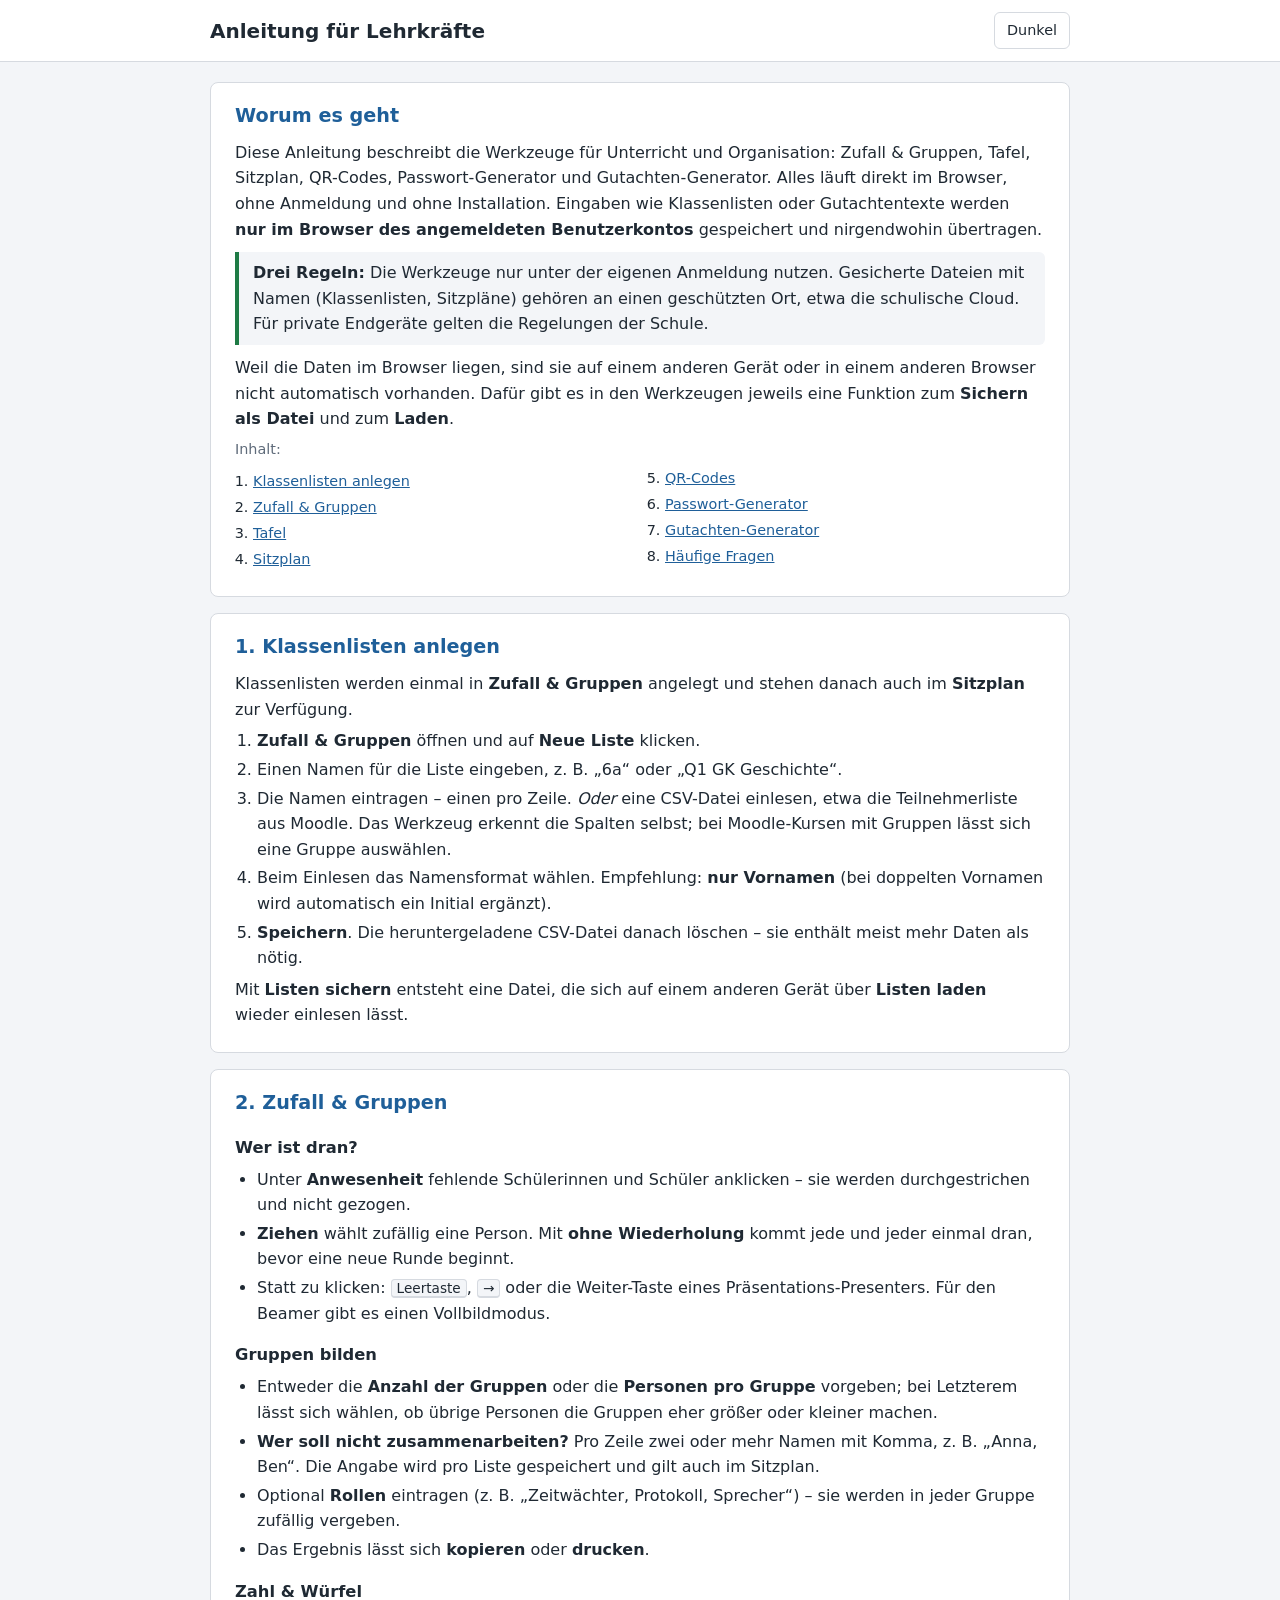
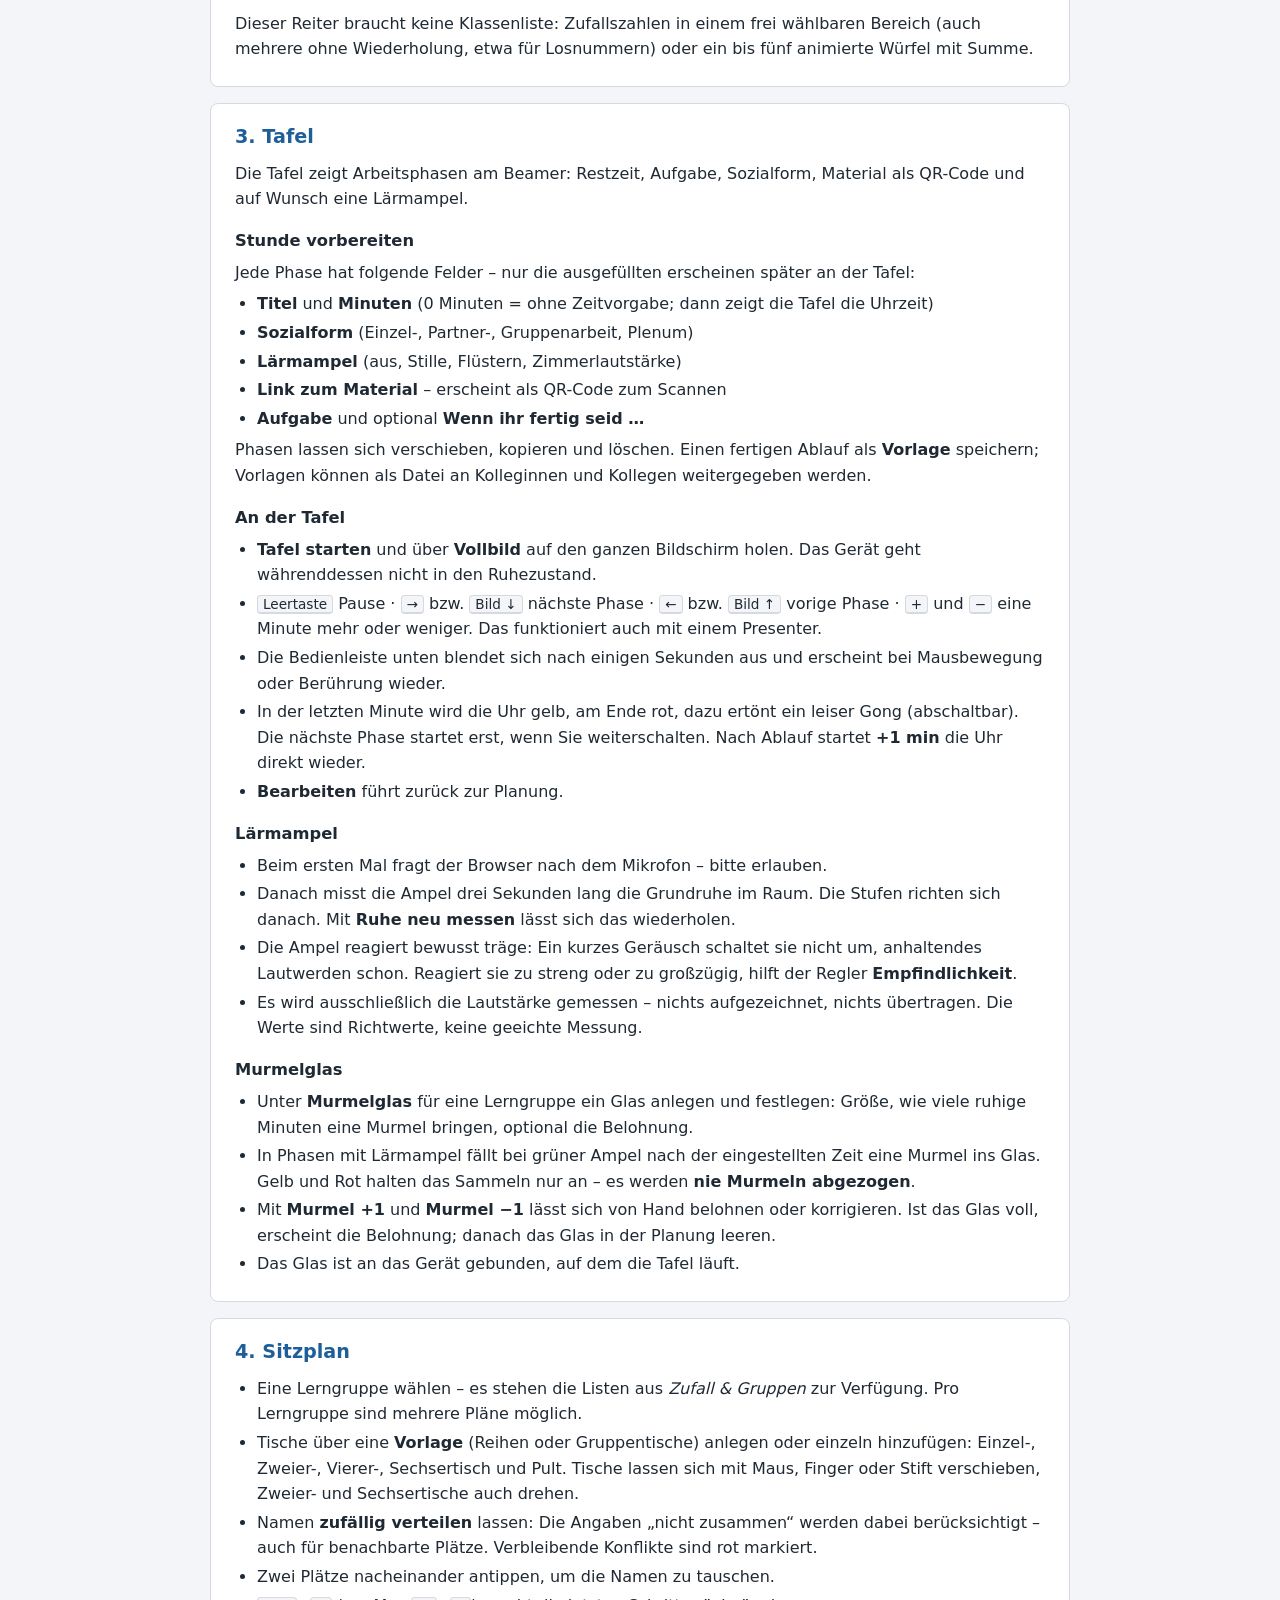
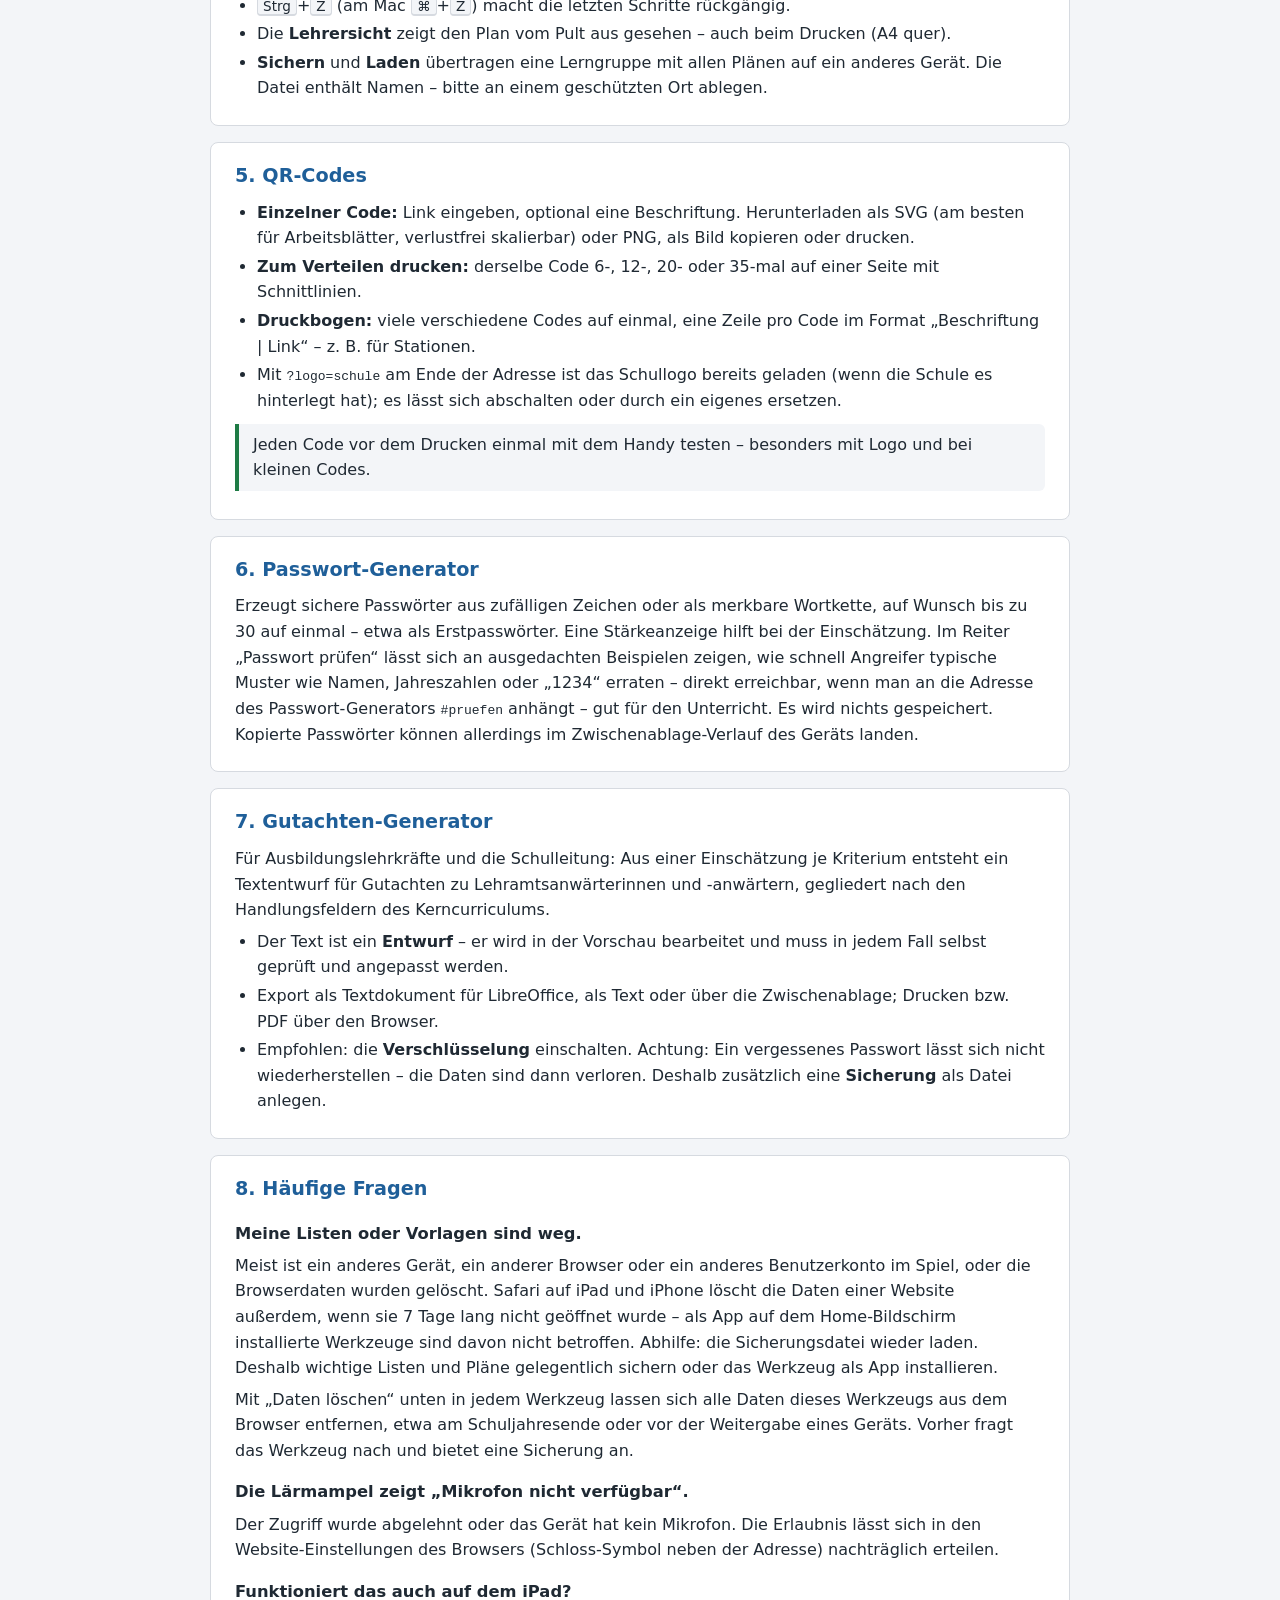
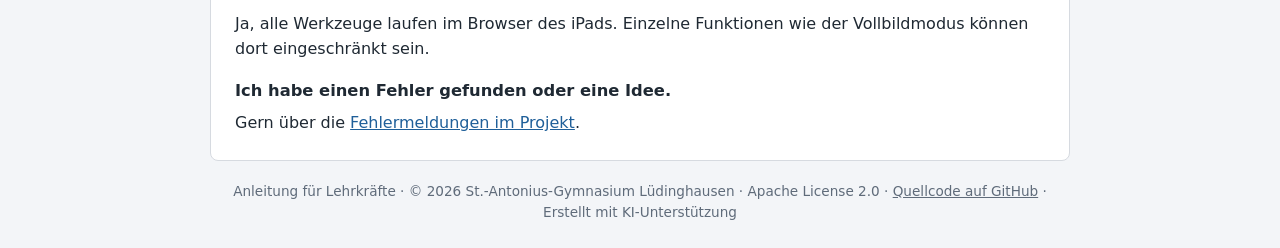
<file: werkzeuge/anleitung/index.html>
<!DOCTYPE html>
<!-- SPDX-License-Identifier: Apache-2.0 · © 2026 St.-Antonius-Gymnasium Lüdinghausen -->
<html lang="de">
<head>
<meta charset="UTF-8">
<meta name="viewport" content="width=device-width, initial-scale=1.0">
<!-- eigenes Symbol, damit der Browser nicht /favicon.ico an der Wurzel der Website anfragt -->
<link rel="icon" href="data:image/svg+xml,%3Csvg xmlns='http://www.w3.org/2000/svg' viewBox='0 0 32 32'%3E%3Crect width='32' height='32' rx='7' fill='%231f5f99'/%3E%3Cpath d='M9 9h14M9 16h14M9 23h9' stroke='%23fff' stroke-width='3' stroke-linecap='round'/%3E%3C/svg%3E">
<meta name="robots" content="noindex">
<title>Anleitung für Lehrkräfte</title>
<style>
:root{--hinter:#f3f5f8;--flaeche:#fff;--text:#1f2933;--dezent:#5f6b7a;--rand:#d6dae0;--akzent:#1f5f99;--akzent-hell:#e8f0f8;--gruen:#1e7b45}
[data-design="dunkel"]{--hinter:#14181d;--flaeche:#1e242b;--text:#e6e9ed;--dezent:#9aa4b1;--rand:#343c46;--akzent:#5aa0e6;--akzent-hell:#243447;--gruen:#4fbf7f}
*{box-sizing:border-box}
body{margin:0;font-family:system-ui,-apple-system,"Segoe UI",Roboto,Arial,sans-serif;background:var(--hinter);color:var(--text);line-height:1.6}
header{background:var(--flaeche);border-bottom:1px solid var(--rand)}
.kopf{max-width:900px;margin:0 auto;padding:12px 20px;display:flex;gap:12px;align-items:center}
.kopf h1{font-size:1.25rem;margin:0;flex:1}
.kopf a{color:var(--akzent);text-decoration:none;font-size:.9rem}
button{font:inherit;font-size:.9rem;padding:6px 12px;border:1px solid var(--rand);background:var(--flaeche);color:var(--text);border-radius:6px;cursor:pointer}
main{max-width:900px;margin:20px auto;padding:0 20px}
section{background:var(--flaeche);border:1px solid var(--rand);border-radius:8px;padding:18px 24px;margin:0 0 16px}
h2{font-size:1.2rem;margin:0 0 8px;color:var(--akzent)}
h3{font-size:1.02rem;margin:16px 0 4px}
p{margin:6px 0}
ol,ul{margin:6px 0;padding-left:22px}
li{margin:3px 0}
a{color:var(--akzent)}
kbd{font-family:inherit;font-size:.85em;border:1px solid var(--rand);border-bottom-width:2px;border-radius:4px;padding:0 5px;background:var(--hinter)}
.inhalt{columns:2;column-gap:32px;padding-left:18px}
.hinweis{border-left:4px solid var(--gruen);background:var(--hinter);padding:8px 14px;margin:10px 0;border-radius:0 6px 6px 0}
.dezent{color:var(--dezent)}.klein{font-size:.9rem}
footer{max-width:900px;margin:0 auto 24px;padding:0 20px;color:var(--dezent);font-size:.85rem;text-align:center}
footer a{color:inherit}
@media (max-width:600px){.inhalt{columns:1}}
@media print{
  :root,[data-design="dunkel"]{--hinter:#fff;--flaeche:#fff;--text:#000;--dezent:#444;--rand:#bbb;--akzent:#1f5f99;--akzent-hell:#eef3f9;--gruen:#1e7b45}
  header button,.kopf a,footer{display:none}
  body{background:#fff;font-size:10.5pt}
  main{margin:0;max-width:none}
  section{border:none;padding:0;margin:0 0 12pt;break-inside:auto}
  h2{break-after:avoid}
  a{color:inherit;text-decoration:none}
}
</style>
<style id="quellcode-druck">@media print{a.quellcode::after{content:" (github.com/Schulwerkzeuge/browserwerkzeuge)"}}</style>
</head>
<body>
<header>
  <div class="kopf">
    <h1>Anleitung für Lehrkräfte</h1>
    <a id="ruecklink" href="../" hidden>← Übersicht</a>
    <button type="button" id="btn-design">Dunkel</button>
  </div>
</header>

<main>
  <section>
    <h2>Worum es geht</h2>
    <p>Diese Anleitung beschreibt die Werkzeuge für Unterricht und Organisation: Zufall &amp; Gruppen, Tafel, Sitzplan, QR-Codes, Passwort-Generator und Gutachten-Generator. Alles läuft direkt im Browser, ohne Anmeldung und ohne Installation. Eingaben wie Klassenlisten oder Gutachtentexte werden <strong>nur im Browser des angemeldeten Benutzerkontos</strong> gespeichert und nirgendwohin übertragen.</p>
    <div class="hinweis">
      <strong>Drei Regeln:</strong> Die Werkzeuge nur unter der eigenen Anmeldung nutzen. Gesicherte Dateien mit Namen (Klassenlisten, Sitzpläne) gehören an einen geschützten Ort, etwa die schulische Cloud. Für private Endgeräte gelten die Regelungen der Schule.
    </div>
    <p>Weil die Daten im Browser liegen, sind sie auf einem anderen Gerät oder in einem anderen Browser nicht automatisch vorhanden. Dafür gibt es in den Werkzeugen jeweils eine Funktion zum <strong>Sichern als Datei</strong> und zum <strong>Laden</strong>.</p>
    <p class="klein dezent">Inhalt:</p>
    <ol class="inhalt klein">
      <li><a href="#listen">Klassenlisten anlegen</a></li>
      <li><a href="#zufall">Zufall &amp; Gruppen</a></li>
      <li><a href="#tafel">Tafel</a></li>
      <li><a href="#sitzplan">Sitzplan</a></li>
      <li><a href="#qr">QR-Codes</a></li>
      <li><a href="#passwort">Passwort-Generator</a></li>
      <li><a href="#gutachten">Gutachten-Generator</a></li>
      <li><a href="#fragen">Häufige Fragen</a></li>
    </ol>
  </section>

  <section id="listen">
    <h2>1. Klassenlisten anlegen</h2>
    <p>Klassenlisten werden einmal in <strong>Zufall &amp; Gruppen</strong> angelegt und stehen danach auch im <strong>Sitzplan</strong> zur Verfügung.</p>
    <ol>
      <li><strong>Zufall &amp; Gruppen</strong> öffnen und auf <strong>Neue Liste</strong> klicken.</li>
      <li>Einen Namen für die Liste eingeben, z. B. „6a“ oder „Q1 GK Geschichte“.</li>
      <li>Die Namen eintragen – einen pro Zeile. <em>Oder</em> eine CSV-Datei einlesen, etwa die Teilnehmerliste aus Moodle. Das Werkzeug erkennt die Spalten selbst; bei Moodle-Kursen mit Gruppen lässt sich eine Gruppe auswählen.</li>
      <li>Beim Einlesen das Namensformat wählen. Empfehlung: <strong>nur Vornamen</strong> (bei doppelten Vornamen wird automatisch ein Initial ergänzt).</li>
      <li><strong>Speichern</strong>. Die heruntergeladene CSV-Datei danach löschen – sie enthält meist mehr Daten als nötig.</li>
    </ol>
    <p>Mit <strong>Listen sichern</strong> entsteht eine Datei, die sich auf einem anderen Gerät über <strong>Listen laden</strong> wieder einlesen lässt.</p>
  </section>

  <section id="zufall">
    <h2>2. Zufall &amp; Gruppen</h2>
    <h3>Wer ist dran?</h3>
    <ul>
      <li>Unter <strong>Anwesenheit</strong> fehlende Schülerinnen und Schüler anklicken – sie werden durchgestrichen und nicht gezogen.</li>
      <li><strong>Ziehen</strong> wählt zufällig eine Person. Mit <strong>ohne Wiederholung</strong> kommt jede und jeder einmal dran, bevor eine neue Runde beginnt.</li>
      <li>Statt zu klicken: <kbd>Leertaste</kbd>, <kbd>→</kbd> oder die Weiter-Taste eines Präsentations-Presenters. Für den Beamer gibt es einen Vollbildmodus.</li>
    </ul>
    <h3>Gruppen bilden</h3>
    <ul>
      <li>Entweder die <strong>Anzahl der Gruppen</strong> oder die <strong>Personen pro Gruppe</strong> vorgeben; bei Letzterem lässt sich wählen, ob übrige Personen die Gruppen eher größer oder kleiner machen.</li>
      <li><strong>Wer soll nicht zusammenarbeiten?</strong> Pro Zeile zwei oder mehr Namen mit Komma, z. B. „Anna, Ben“. Die Angabe wird pro Liste gespeichert und gilt auch im Sitzplan.</li>
      <li>Optional <strong>Rollen</strong> eintragen (z. B. „Zeitwächter, Protokoll, Sprecher“) – sie werden in jeder Gruppe zufällig vergeben.</li>
      <li>Das Ergebnis lässt sich <strong>kopieren</strong> oder <strong>drucken</strong>.</li>
    </ul>
    <h3>Zahl &amp; Würfel</h3>
    <p>Dieser Reiter braucht keine Klassenliste: Zufallszahlen in einem frei wählbaren Bereich (auch mehrere ohne Wiederholung, etwa für Losnummern) oder ein bis fünf animierte Würfel mit Summe.</p>
  </section>

  <section id="tafel">
    <h2>3. Tafel</h2>
    <p>Die Tafel zeigt Arbeitsphasen am Beamer: Restzeit, Aufgabe, Sozialform, Material als QR-Code und auf Wunsch eine Lärmampel.</p>
    <h3>Stunde vorbereiten</h3>
    <p>Jede Phase hat folgende Felder – nur die ausgefüllten erscheinen später an der Tafel:</p>
    <ul>
      <li><strong>Titel</strong> und <strong>Minuten</strong> (0 Minuten = ohne Zeitvorgabe; dann zeigt die Tafel die Uhrzeit)</li>
      <li><strong>Sozialform</strong> (Einzel-, Partner-, Gruppenarbeit, Plenum)</li>
      <li><strong>Lärmampel</strong> (aus, Stille, Flüstern, Zimmerlautstärke)</li>
      <li><strong>Link zum Material</strong> – erscheint als QR-Code zum Scannen</li>
      <li><strong>Aufgabe</strong> und optional <strong>Wenn ihr fertig seid …</strong></li>
    </ul>
    <p>Phasen lassen sich verschieben, kopieren und löschen. Einen fertigen Ablauf als <strong>Vorlage</strong> speichern; Vorlagen können als Datei an Kolleginnen und Kollegen weitergegeben werden.</p>
    <h3>An der Tafel</h3>
    <ul>
      <li><strong>Tafel starten</strong> und über <strong>Vollbild</strong> auf den ganzen Bildschirm holen. Das Gerät geht währenddessen nicht in den Ruhezustand.</li>
      <li><kbd>Leertaste</kbd> Pause · <kbd>→</kbd> bzw. <kbd>Bild ↓</kbd> nächste Phase · <kbd>←</kbd> bzw. <kbd>Bild ↑</kbd> vorige Phase · <kbd>+</kbd> und <kbd>−</kbd> eine Minute mehr oder weniger. Das funktioniert auch mit einem Presenter.</li>
      <li>Die Bedienleiste unten blendet sich nach einigen Sekunden aus und erscheint bei Mausbewegung oder Berührung wieder.</li>
      <li>In der letzten Minute wird die Uhr gelb, am Ende rot, dazu ertönt ein leiser Gong (abschaltbar). Die nächste Phase startet erst, wenn Sie weiterschalten. Nach Ablauf startet <strong>+1 min</strong> die Uhr direkt wieder.</li>
      <li><strong>Bearbeiten</strong> führt zurück zur Planung.</li>
    </ul>
    <h3>Lärmampel</h3>
    <ul>
      <li>Beim ersten Mal fragt der Browser nach dem Mikrofon – bitte erlauben.</li>
      <li>Danach misst die Ampel drei Sekunden lang die Grundruhe im Raum. Die Stufen richten sich danach. Mit <strong>Ruhe neu messen</strong> lässt sich das wiederholen.</li>
      <li>Die Ampel reagiert bewusst träge: Ein kurzes Geräusch schaltet sie nicht um, anhaltendes Lautwerden schon. Reagiert sie zu streng oder zu großzügig, hilft der Regler <strong>Empfindlichkeit</strong>.</li>
      <li>Es wird ausschließlich die Lautstärke gemessen – nichts aufgezeichnet, nichts übertragen. Die Werte sind Richtwerte, keine geeichte Messung.</li>
    </ul>
    <h3>Murmelglas</h3>
    <ul>
      <li>Unter <strong>Murmelglas</strong> für eine Lerngruppe ein Glas anlegen und festlegen: Größe, wie viele ruhige Minuten eine Murmel bringen, optional die Belohnung.</li>
      <li>In Phasen mit Lärmampel fällt bei grüner Ampel nach der eingestellten Zeit eine Murmel ins Glas. Gelb und Rot halten das Sammeln nur an – es werden <strong>nie Murmeln abgezogen</strong>.</li>
      <li>Mit <strong>Murmel +1</strong> und <strong>Murmel −1</strong> lässt sich von Hand belohnen oder korrigieren. Ist das Glas voll, erscheint die Belohnung; danach das Glas in der Planung leeren.</li>
      <li>Das Glas ist an das Gerät gebunden, auf dem die Tafel läuft.</li>
    </ul>
  </section>

  <section id="sitzplan">
    <h2>4. Sitzplan</h2>
    <ul>
      <li>Eine Lerngruppe wählen – es stehen die Listen aus <em>Zufall &amp; Gruppen</em> zur Verfügung. Pro Lerngruppe sind mehrere Pläne möglich.</li>
      <li>Tische über eine <strong>Vorlage</strong> (Reihen oder Gruppentische) anlegen oder einzeln hinzufügen: Einzel-, Zweier-, Vierer-, Sechsertisch und Pult. Tische lassen sich mit Maus, Finger oder Stift verschieben, Zweier- und Sechsertische auch drehen.</li>
      <li>Namen <strong>zufällig verteilen</strong> lassen: Die Angaben „nicht zusammen“ werden dabei berücksichtigt – auch für benachbarte Plätze. Verbleibende Konflikte sind rot markiert.</li>
      <li>Zwei Plätze nacheinander antippen, um die Namen zu tauschen.</li>
      <li><kbd>Strg</kbd>+<kbd>Z</kbd> (am Mac <kbd>⌘</kbd>+<kbd>Z</kbd>) macht die letzten Schritte rückgängig.</li>
      <li>Die <strong>Lehrersicht</strong> zeigt den Plan vom Pult aus gesehen – auch beim Drucken (A4 quer).</li>
      <li><strong>Sichern</strong> und <strong>Laden</strong> übertragen eine Lerngruppe mit allen Plänen auf ein anderes Gerät. Die Datei enthält Namen – bitte an einem geschützten Ort ablegen.</li>
    </ul>
  </section>

  <section id="qr">
    <h2>5. QR-Codes</h2>
    <ul>
      <li><strong>Einzelner Code:</strong> Link eingeben, optional eine Beschriftung. Herunterladen als SVG (am besten für Arbeitsblätter, verlustfrei skalierbar) oder PNG, als Bild kopieren oder drucken.</li>
      <li><strong>Zum Verteilen drucken:</strong> derselbe Code 6-, 12-, 20- oder 35-mal auf einer Seite mit Schnittlinien.</li>
      <li><strong>Druckbogen:</strong> viele verschiedene Codes auf einmal, eine Zeile pro Code im Format „Beschriftung | Link“ – z. B. für Stationen.</li>
      <li>Mit <code>?logo=schule</code> am Ende der Adresse ist das Schullogo bereits geladen (wenn die Schule es hinterlegt hat); es lässt sich abschalten oder durch ein eigenes ersetzen.</li>
    </ul>
    <p class="hinweis">Jeden Code vor dem Drucken einmal mit dem Handy testen – besonders mit Logo und bei kleinen Codes.</p>
  </section>

  <section id="passwort">
    <h2>6. Passwort-Generator</h2>
    <p>Erzeugt sichere Passwörter aus zufälligen Zeichen oder als merkbare Wortkette, auf Wunsch bis zu 30 auf einmal – etwa als Erstpasswörter. Eine Stärkeanzeige hilft bei der Einschätzung. Im Reiter „Passwort prüfen“ lässt sich an ausgedachten Beispielen zeigen, wie schnell Angreifer typische Muster wie Namen, Jahreszahlen oder „1234“ erraten – direkt erreichbar, wenn man an die Adresse des Passwort-Generators <code>#pruefen</code> anhängt – gut für den Unterricht. Es wird nichts gespeichert. Kopierte Passwörter können allerdings im Zwischenablage-Verlauf des Geräts landen.</p>
  </section>

  <section id="gutachten">
    <h2>7. Gutachten-Generator</h2>
    <p>Für Ausbildungslehrkräfte und die Schulleitung: Aus einer Einschätzung je Kriterium entsteht ein Textentwurf für Gutachten zu Lehramtsanwärterinnen und -anwärtern, gegliedert nach den Handlungsfeldern des Kerncurriculums.</p>
    <ul>
      <li>Der Text ist ein <strong>Entwurf</strong> – er wird in der Vorschau bearbeitet und muss in jedem Fall selbst geprüft und angepasst werden.</li>
      <li>Export als Textdokument für LibreOffice, als Text oder über die Zwischenablage; Drucken bzw. PDF über den Browser.</li>
      <li>Empfohlen: die <strong>Verschlüsselung</strong> einschalten. Achtung: Ein vergessenes Passwort lässt sich nicht wiederherstellen – die Daten sind dann verloren. Deshalb zusätzlich eine <strong>Sicherung</strong> als Datei anlegen.</li>
    </ul>
  </section>

  <section id="fragen">
    <h2>8. Häufige Fragen</h2>
    <h3>Meine Listen oder Vorlagen sind weg.</h3>
    <p>Meist ist ein anderes Gerät, ein anderer Browser oder ein anderes Benutzerkonto im Spiel, oder die Browserdaten wurden gelöscht. Safari auf iPad und iPhone löscht die Daten einer Website außerdem, wenn sie 7 Tage lang nicht geöffnet wurde – als App auf dem Home-Bildschirm installierte Werkzeuge sind davon nicht betroffen. Abhilfe: die Sicherungsdatei wieder laden. Deshalb wichtige Listen und Pläne gelegentlich sichern oder das Werkzeug als App installieren.</p>
    <p>Mit „Daten löschen“ unten in jedem Werkzeug lassen sich alle Daten dieses Werkzeugs aus dem Browser entfernen, etwa am Schuljahresende oder vor der Weitergabe eines Geräts. Vorher fragt das Werkzeug nach und bietet eine Sicherung an.</p>
    <h3>Die Lärmampel zeigt „Mikrofon nicht verfügbar“.</h3>
    <p>Der Zugriff wurde abgelehnt oder das Gerät hat kein Mikrofon. Die Erlaubnis lässt sich in den Website-Einstellungen des Browsers (Schloss-Symbol neben der Adresse) nachträglich erteilen.</p>
    <h3>Funktioniert das auch auf dem iPad?</h3>
    <p>Ja, alle Werkzeuge laufen im Browser des iPads. Einzelne Funktionen wie der Vollbildmodus können dort eingeschränkt sein.</p>
    <h3>Ich habe einen Fehler gefunden oder eine Idee.</h3>
    <p>Gern über die <a href="https://github.com/Schulwerkzeuge/browserwerkzeuge/issues">Fehlermeldungen im Projekt</a>.</p>
  </section>
</main>

<footer>
  Anleitung für Lehrkräfte · © 2026 St.-Antonius-Gymnasium Lüdinghausen · Apache License 2.0 · <a class="quellcode" href="https://github.com/Schulwerkzeuge/browserwerkzeuge" target="_blank" rel="noopener">Quellcode auf GitHub</a> · Erstellt mit KI-Unterstützung<!-- rechtliches --><!-- /rechtliches -->
</footer>

<script>
"use strict";
(() => {
  const SCHLUESSEL = "browserwerkzeuge-theme";
  const knopf = document.getElementById("btn-design");
  const setze = design => {
    document.documentElement.dataset.design = design;
    knopf.textContent = design === "dunkel" ? "Hell" : "Dunkel";
  };
  let gespeichert = null;
  try { gespeichert = localStorage.getItem(SCHLUESSEL); } catch (e) { /* ohne Speicher */ }
  setze(gespeichert ? (gespeichert === "dark" ? "dunkel" : "hell") : (matchMedia("(prefers-color-scheme: dark)").matches ? "dunkel" : "hell"));
  knopf.addEventListener("click", () => {
    const neu = document.documentElement.dataset.design === "dunkel" ? "hell" : "dunkel";
    setze(neu);
    try { localStorage.setItem(SCHLUESSEL, neu === "dunkel" ? "dark" : "light"); } catch (e) { /* ohne Folgen */ }
  });
})();
</script>
<script>
/* Rücklink zur Übersicht – gleiche Logik wie in pwa.js (dort ändern und hierher übernehmen).
 * Eine Übersichtsseite meldet sich selbst an (siehe README); ohne Anmeldung wird der Link entfernt. */
(function () {
  "use strict";
  function ruecklink() {
    const link = document.getElementById("ruecklink");
    if (!link) return;
    if (matchMedia("(display-mode: standalone), (display-mode: fullscreen)").matches || navigator.standalone === true) { link.remove(); return; }
    const liste = new Map(), VOR = "browserwerkzeuge-uebersicht:";
    try {
      for (let i = 0; i < localStorage.length; i++) {
        const k = localStorage.key(i);
        if (!k || !k.startsWith(VOR)) continue;
        const pfad = k.slice(VOR.length), name = localStorage.getItem(k);
        if (/^\/(?:[\w.%-]+\/)*$/.test(pfad) && !/\.\.|%2e/i.test(pfad) && typeof name === "string" && name.trim() && name.length <= 40)
          liste.set(pfad, name.trim());
      }
    } catch (e) { /* ohne Speicher: kein Link */ }
    let ziel = "";
    const merk = "browserwerkzeuge-ruecklink:" + location.pathname;
    try {
      const herkunft = document.referrer ? new URL(document.referrer) : null;
      const pfad = herkunft && herkunft.origin === location.origin ? herkunft.pathname.replace(/index\.html?$/, "") : "";
      if (liste.has(pfad)) ziel = pfad;
      if (ziel) sessionStorage.setItem(merk, ziel);
      else { const s = sessionStorage.getItem(merk); if (s && liste.has(s)) ziel = s; }
    } catch (e) { /* ohne Referrer oder Sitzungsspeicher */ }
    if (!ziel) for (const pfad of liste.keys())
      if (location.pathname.startsWith(pfad) && pfad.length > ziel.length) ziel = pfad;
    if (!ziel) { link.remove(); return; }
    const name = liste.get(ziel), feld = link.querySelector("[data-ruecklink-name]");
    if (feld) feld.textContent = name; else link.textContent = "← " + name;   // Feld: nur der Name (Maus-/Tastaturtrainer)
    link.href = ziel;
    link.title = "Zurück zu " + name;
    link.hidden = false;
  }
  if (document.readyState === "loading") document.addEventListener("DOMContentLoaded", ruecklink);
  else ruecklink();
})();
</script>
</body>
</html>
</file>
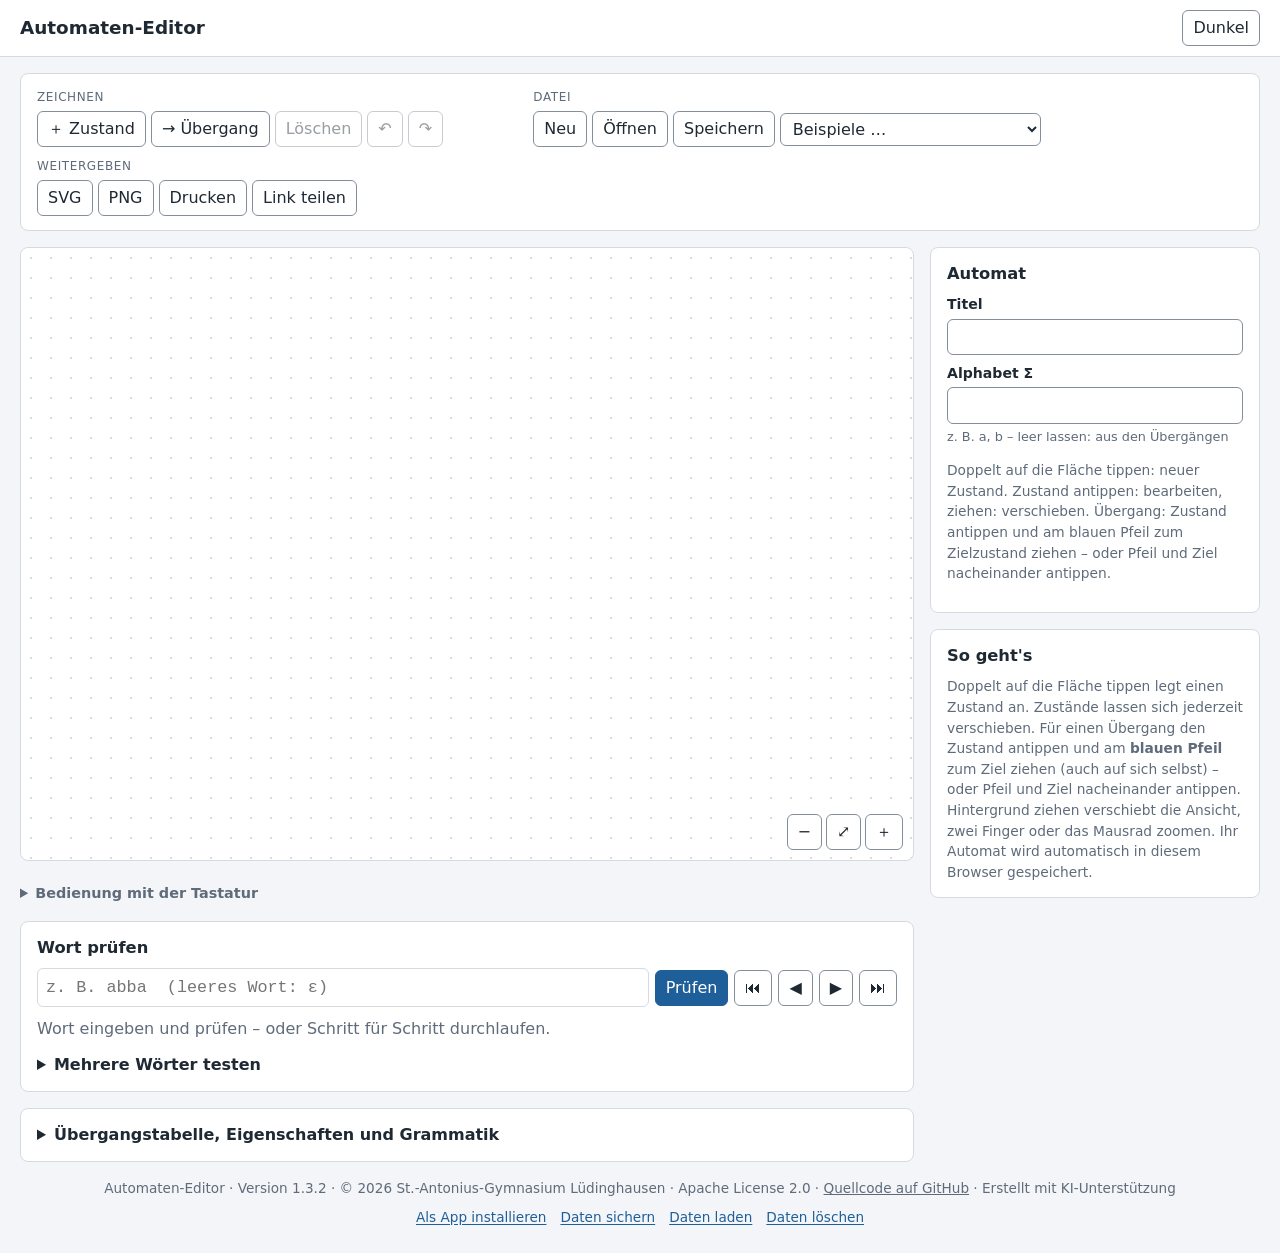
<file: werkzeuge/automat/index.html>
<!DOCTYPE html>
<!-- Automaten-Editor · Version 1.3.2 · SPDX-License-Identifier: Apache-2.0 · © 2026 St.-Antonius-Gymnasium Lüdinghausen -->
<html lang="de">
<head>
<meta charset="UTF-8">
<!-- pwa --><script src="pwa.js?v=24d8a551cd" data-tool="automat" data-name="Automaten-Editor" data-daten="ja" data-schluessel="browserwerkzeuge-automat"></script><!-- /pwa -->
<meta name="viewport" content="width=device-width, initial-scale=1.0">
<title>Automaten-Editor</title>
<link rel="icon" href="icons/icon.svg" type="image/svg+xml">
<style>
/* Grundlayout der Diagramm-Tools */
:root{--auf-akzent:#fff;--hinter:#f3f5f8;--flaeche:#fff;--text:#1f2933;--dezent:#5f6b7a;--rand:#d6dae0;--rand-feld:#858f9b;--akzent:#1f5f99;--akzent-hell:#e8f0f8;--linie:#1f2933;--gut:#15803d;--gut-hell:#dcfce7;--schlecht:#b91c1c;--schlecht-hell:#fee2e2;--warn:#b45309}
[data-design="dunkel"]{--auf-akzent:#0e131c;--hinter:#14181d;--flaeche:#1e242b;--text:#e6e9ed;--dezent:#9aa4b1;--rand:#343c46;--rand-feld:#7d8794;--akzent:#5aa0e6;--akzent-hell:#243447;--linie:#cfd5dc;--gut:#4ade80;--gut-hell:#14361f;--schlecht:#f87171;--schlecht-hell:#3b1717;--warn:#f59e0b}
*{box-sizing:border-box}
body{margin:0;font-family:system-ui,-apple-system,"Segoe UI",Roboto,Arial,sans-serif;background:var(--hinter);color:var(--text);line-height:1.5}
header{background:var(--flaeche);border-bottom:1px solid var(--rand)}
.kopf{max-width:1320px;margin:0 auto;padding:10px 20px;display:flex;gap:10px;align-items:center}
.kopf h1{font-size:1.15rem;margin:0;flex:1}
.kopf a{color:var(--akzent);text-decoration:none;font-size:.9rem}
main{max-width:1320px;margin:16px auto;padding:0 20px;display:grid;gap:16px;grid-template-columns:minmax(0,1fr) 330px;align-items:start}
section{background:var(--flaeche);border:1px solid var(--rand);border-radius:8px;padding:14px 16px}
h2{font-size:1.02rem;margin:0 0 8px}
button,select,input,textarea{font:inherit;color:var(--text)}
button{padding:5px 10px;border:1px solid var(--rand-feld);background:var(--flaeche);border-radius:6px;cursor:pointer;white-space:nowrap}
button:hover:not(:disabled){background:var(--akzent-hell)}
button:disabled{opacity:.45;cursor:default}
button.primaer,button.aktiv,button.primaer:hover:not(:disabled),button.aktiv:hover:not(:disabled){background:var(--akzent);border-color:var(--akzent);color:var(--auf-akzent)}
button.primaer:hover:not(:disabled),button.aktiv:hover:not(:disabled){filter:brightness(1.12)}
aside button{white-space:normal;text-align:left}
select{padding:5px 8px;border:1px solid var(--rand-feld);border-radius:6px;background:var(--flaeche)}
[hidden]{display:none!important}
.dezent{color:var(--dezent)}.klein{font-size:.86rem}
.werkzeuge{grid-column:1/-1;display:flex;flex-wrap:wrap;gap:10px 18px;align-items:flex-start}
.gruppe{display:flex;flex-wrap:wrap;gap:5px;align-items:center}
.gruppe>.titel{width:100%;font-size:.75rem;text-transform:uppercase;letter-spacing:.05em;color:var(--dezent)}
.spalte{display:grid;gap:16px;min-width:0}
aside{display:grid;gap:16px;position:sticky;top:12px}
.feld{display:grid;gap:3px;margin:8px 0}
.feld label{font-size:.88rem;font-weight:600}
.feld input,.feld textarea,.feld select{width:100%;padding:6px 8px;border:1px solid var(--rand-feld);border-radius:6px;background:var(--flaeche);font-family:ui-monospace,SFMono-Regular,Consolas,"Liberation Mono",monospace;font-size:.95rem}
.feld select{font-family:inherit}
.feld input:focus,.feld textarea:focus{outline:none;border-color:var(--akzent)}
.feld small{font-size:.8rem}
.haken{display:inline-flex;gap:6px;align-items:center;margin:4px 12px 4px 0;font-size:.92rem}
.zeile{display:flex;flex-wrap:wrap;gap:6px;align-items:center;margin:8px 0}
details summary{cursor:pointer;font-weight:600}
pre.code{margin:0;padding:10px 12px;background:var(--hinter);border:1px solid var(--rand);border-radius:6px;overflow:auto;font-size:.88rem;max-height:460px}
.hinweis{font-size:.82rem;color:var(--dezent);margin:8px 0 0}
table.tabelle{border-collapse:collapse;font-size:.9rem;margin:6px 0}
table.tabelle th,table.tabelle td{border:1px solid var(--rand);padding:3px 9px;text-align:center}
table.tabelle th{background:var(--hinter)}
.k-dialog{border:1px solid var(--rand);border-radius:10px;padding:18px 20px;max-width:min(520px,calc(100vw - 32px));background:var(--flaeche);color:var(--text)}
.k-dialog::backdrop{background:rgba(0,0,0,.35)}
.k-dialog p{margin:6px 0}
.k-knoepfe{display:flex;justify-content:flex-end;gap:8px;margin-top:14px}
.link-feld{width:100%;font-family:ui-monospace,monospace;font-size:.8rem;padding:6px;border:1px solid var(--rand);border-radius:6px;background:var(--hinter);word-break:break-all}
#meldung{position:fixed;left:50%;transform:translateX(-50%);bottom:16px;background:#1f2933;color:#fff;padding:10px 14px;border-radius:6px;max-width:min(420px,calc(100vw - 32px));z-index:10;box-shadow:0 6px 20px -8px rgba(0,0,0,.5)}
footer{max-width:1320px;margin:0 auto 24px;padding:0 20px;color:var(--dezent);font-size:.85rem;text-align:center}
footer a{color:inherit}
#druck{display:none}
/* Zeichenfläche (Automat, UML, ER) */
.leinwand{padding:0;overflow:hidden;position:relative}
.leinwand svg.zeichnung{display:block;width:100%;height:min(68vh,640px);touch-action:none;user-select:none;-webkit-user-select:none;background:var(--flaeche);background-image:radial-gradient(var(--rand) 1px,transparent 1px);background-size:20px 20px;border-radius:8px;cursor:grab}
.leinwand .zoom{position:absolute;right:10px;bottom:10px;display:flex;gap:4px}
.leinwand .zoom button{min-width:34px;background:var(--flaeche)}
.leinwand .modus-hinweis{position:absolute;left:10px;top:10px;font-size:.85rem;background:var(--akzent);color:var(--auf-akzent);border-radius:6px;padding:3px 10px;pointer-events:none}
svg.zeichnung .griff{cursor:crosshair}
svg.zeichnung .griff .griff-kreis{fill:var(--akzent)}
line.gummiband{stroke:var(--akzent);stroke-width:2;stroke-dasharray:5 4;pointer-events:none}
svg.zeichnung text{pointer-events:none}
svg.zeichnung [data-ziel] text.a-text,svg.zeichnung [data-ziel] text.u-halo{pointer-events:auto;cursor:pointer}
@media (max-width:900px){main{grid-template-columns:minmax(0,1fr)}aside{position:static;order:2}
  /* schmal: Eigenschaften direkt unter der Zeichenfläche */
  .spalte{display:contents}.spalte>*{order:3}.spalte>.leinwand,.spalte>.flaeche,.spalte>.instabil{order:1}}
@media print{body{background:#fff}header,main,footer,#meldung,.ap-leiste{display:none!important}#druck{display:block}#druck svg{max-width:100%;height:auto}}
/* Tastaturbedienung: nur vorgelesene Texte, Fokusrahmen auf der Zeichenfläche */
.nur-vorlesen{position:absolute!important;width:1px;height:1px;padding:0;margin:-1px;overflow:hidden;clip:rect(0 0 0 0);white-space:nowrap;border:0}
.zeichnung:focus{outline:none}
.zeichnung:focus-visible{outline:3px solid var(--akzent);outline-offset:2px}
.tastatur-hilfe{margin:6px 0 0;font-size:.9rem;color:var(--dezent)}
.tastatur-hilfe summary{cursor:pointer}
.tastatur-hilfe p{margin:4px 0 0}
@media print{.tastatur-hilfe{display:none}}
.tastatur-fokus{fill:none;stroke:var(--akzent);stroke-width:3;stroke-dasharray:7 4;pointer-events:none}
.tastatur-fokus.verbinden{stroke:var(--gut,#1e9e5a)}
@media print{.tastatur-fokus{display:none}}
/* schmale Bildschirme und Zoom: Auswahllisten nie breiter als ihr Platz; Kästchen gut treffbar */
select{max-width:100%}
input[type=checkbox],input[type=radio]{width:18px;height:18px}
input[type=range]{min-height:24px}
.gruppe{min-width:0;max-width:100%}
.gruppe select{min-width:0}
/* Automat */
svg.zeichnung .a-zustand{fill:var(--flaeche);stroke:var(--linie)}
svg.zeichnung .a-ring{stroke:var(--linie)}
svg.zeichnung .a-name,svg.zeichnung .a-titel{fill:var(--text)}
svg.zeichnung path.a-kante,svg.zeichnung line.a-kante{stroke:var(--linie)}
svg.zeichnung polygon.a-kante{fill:var(--linie)}
svg.zeichnung .a-text{fill:var(--text);stroke:var(--flaeche)}
svg.zeichnung [data-knoten]{cursor:move}
svg.zeichnung [data-ziel^="u:"]{cursor:pointer}
svg.zeichnung .a-zustand.markiert{stroke:var(--akzent);stroke-width:3.2}
svg.zeichnung .a-zustand.verbinde{stroke:var(--akzent);stroke-width:3.2;stroke-dasharray:5 3}
svg.zeichnung .a-zustand.aktiv{fill:var(--akzent-hell);stroke:var(--akzent);stroke-width:3.2}
svg.zeichnung path.markiert,svg.zeichnung path.benutzt{stroke:var(--akzent);stroke-width:3}
svg.zeichnung polygon.markiert,svg.zeichnung polygon.benutzt{fill:var(--akzent)}
svg.zeichnung .a-text.hervor{fill:var(--akzent);font-weight:bold}
.sim{display:flex;flex-wrap:wrap;gap:6px;align-items:center}
.sim input{flex:1;min-width:160px;padding:6px 8px;border:1px solid var(--rand);border-radius:6px;background:var(--flaeche);font-family:ui-monospace,SFMono-Regular,Consolas,monospace;font-size:1.05rem}
#sim-ausgabe{margin-top:10px;display:grid;gap:6px}
.band{font-family:ui-monospace,SFMono-Regular,Consolas,monospace;font-size:1.35rem;letter-spacing:.12em}
.band span{padding:0 1px;border-radius:3px}
.band .gelesen{color:var(--dezent);text-decoration:line-through}
.band .naechstes{background:var(--akzent);color:var(--auf-akzent)}
.ergebnis{font-weight:600;padding:6px 10px;border-radius:6px}
.ergebnis.gut,td.gut{background:var(--gut-hell);color:var(--gut)}
.ergebnis.schlecht,td.schlecht{background:var(--schlecht-hell);color:var(--schlecht)}
.mono{font-family:ui-monospace,SFMono-Regular,Consolas,monospace}
ul.liste{margin:6px 0;padding-left:20px}
.zwei{display:grid;grid-template-columns:repeat(auto-fit,minmax(260px,1fr));gap:12px 20px;margin-top:10px}
.zwei h3{font-size:.95rem;margin:4px 0}
textarea#woerter{width:100%;font-family:ui-monospace,monospace;padding:6px;border:1px solid var(--rand);border-radius:6px;background:var(--flaeche)}
</style>
<style id="quellcode-druck">@media print{a.quellcode::after{content:" (github.com/Schulwerkzeuge/browserwerkzeuge)"}}</style>
<!-- pwa -->
<link rel="manifest" href="manifest.webmanifest">
<link rel="apple-touch-icon" href="icons/apple-touch-icon.png">
<meta name="theme-color" content="#ffffff" media="(prefers-color-scheme: light)">
<meta name="theme-color" content="#14181d" media="(prefers-color-scheme: dark)">
<meta name="mobile-web-app-capable" content="yes">
<meta name="apple-mobile-web-app-capable" content="yes">
<meta name="apple-mobile-web-app-title" content="Automat">
<meta name="apple-mobile-web-app-status-bar-style" content="default">
<!-- /pwa -->
</head>
<body>
<header>
  <div class="kopf">
    <h1>Automaten-Editor</h1>
    <a id="ruecklink" href="../" hidden>← Übersicht</a>
    <button type="button" id="btn-design">Dunkel</button>
  </div>
</header>

<main>
  <section class="werkzeuge" aria-label="Werkzeuge">
    <div class="gruppe">
      <span class="titel">Zeichnen</span>
      <button type="button" id="btn-zustand" title="Neuer Zustand (oder doppelt auf die Fläche tippen)">＋ Zustand</button>
      <button type="button" id="btn-verbinden" title="Übergänge zeichnen: von Zustand zu Zustand ziehen">→ Übergang</button>
      <button type="button" id="btn-loeschen" title="Löschen (Entf)">Löschen</button>
      <button type="button" id="btn-rueck" title="Rückgängig (Strg+Z)">↶</button>
      <button type="button" id="btn-vor" title="Wiederholen (Strg+Y)">↷</button>
    </div>
    <div class="gruppe">
      <span class="titel">Datei</span>
      <button type="button" id="btn-neu">Neu</button>
      <button type="button" id="btn-oeffnen">Öffnen</button>
      <button type="button" id="btn-speichern">Speichern</button>
      <select id="beispiele" aria-label="Beispiel laden">
        <option value="">Beispiele …</option>
        <option value="gerade">Gerade Anzahl von a (DEA)</option>
        <option value="endetab">Endet auf ab (NEA)</option>
        <option value="drei">Binärzahl durch 3 teilbar</option>
        <option value="ampel">Wort „ja“ mit Fehlerzustand</option>
      </select>
    </div>
    <div class="gruppe">
      <span class="titel">Weitergeben</span>
      <button type="button" id="btn-svg">SVG</button>
      <button type="button" id="btn-png">PNG</button>
      <button type="button" id="btn-drucken">Drucken</button>
      <button type="button" id="btn-teilen">Link teilen</button>
    </div>
  </section>

  <div class="spalte">
    <section class="leinwand">
      <svg class="zeichnung" id="zeichnung" role="group" aria-label="Automat"><g class="welt"></g></svg>
      <div class="modus-hinweis" id="modus-hinweis" hidden></div>
      <div class="zoom"><button type="button" id="zoom-minus" title="Verkleinern">−</button><button type="button" id="zoom-passend" title="Alles zeigen">⤢</button><button type="button" id="zoom-plus" title="Vergrößern">＋</button></div>
    </section>

    <section>
      <h2>Wort prüfen</h2>
      <div class="sim">
        <input id="wort" type="text" placeholder="z. B. abba  (leeres Wort: ε)" spellcheck="false" autocomplete="off" autocapitalize="off">
        <button type="button" id="btn-pruefen" class="primaer">Prüfen</button>
        <button type="button" id="sim-anfang" title="Zum Anfang">⏮</button>
        <button type="button" id="sim-zurueck" title="Schritt zurück">◀</button>
        <button type="button" id="sim-vor" title="Nächster Schritt">▶</button>
        <button type="button" id="sim-ende" title="Zum Ende">⏭</button>
      </div>
      <div id="sim-ausgabe"></div>
      <details style="margin-top:12px">
        <summary>Mehrere Wörter testen</summary>
        <div class="zwei">
          <div><textarea id="woerter" rows="6" placeholder="ein Wort pro Zeile&#10;ε für das leere Wort" spellcheck="false"></textarea>
            <div class="zeile"><button type="button" id="btn-mehrfach">Alle prüfen</button></div></div>
          <div id="mehrfach-ausgabe"></div>
        </div>
      </details>
    </section>

    <section>
      <details id="analyse">
        <summary>Übergangstabelle, Eigenschaften und Grammatik</summary>
        <div class="zwei">
          <div><h3>Übergangstabelle</h3><div id="tabelle"></div>
            <div class="zeile"><button type="button" id="btn-tabelle">Tabelle kopieren</button></div></div>
          <div><h3>Eigenschaften</h3><ul class="liste" id="eigenschaften-automat"></ul>
            <div class="zeile"><button type="button" id="btn-vervollstaendigen" title="Fehlende Übergänge führen in einen neuen Fehlerzustand">Fehlerzustand ergänzen</button>
              <button type="button" id="btn-dea" title="Potenzmengenkonstruktion">In DEA umwandeln</button></div></div>
          <div><h3>Formale Beschreibung</h3><pre class="code" id="formal"></pre></div>
          <div><h3>Reguläre Grammatik (rechtslinear)</h3><pre class="code" id="grammatik"></pre></div>
        </div>
      </details>
    </section>
  </div>

  <aside>
    <section id="eigenschaften" aria-live="polite"></section>
    <section class="klein dezent">
      <h2 style="color:var(--text)">So geht's</h2>
      Doppelt auf die Fläche tippen legt einen Zustand an. Zustände lassen sich jederzeit verschieben. Für einen Übergang den Zustand antippen und am <strong>blauen Pfeil</strong>
      zum Ziel ziehen (auch auf sich selbst) – oder Pfeil und Ziel nacheinander antippen. Hintergrund ziehen verschiebt die Ansicht, zwei Finger oder das Mausrad zoomen.
      Ihr Automat wird automatisch in diesem Browser gespeichert.
    </section>
  </aside>
</main>

<footer>
  Automaten-Editor · Version 1.3.2 · © 2026 St.-Antonius-Gymnasium Lüdinghausen · Apache License 2.0 · <a class="quellcode" href="https://github.com/Schulwerkzeuge/browserwerkzeuge" target="_blank" rel="noopener">Quellcode auf GitHub</a> · Erstellt mit KI-Unterstützung<!-- rechtliches --><!-- /rechtliches -->
</footer>

<div id="druck"></div>
<div id="meldung" role="status" hidden></div>
<script>
/* ==== diagramm-kern: Anfang – gemeinsamer Teil aller Diagramm-Werkzeuge, hier nicht ändern ==== */
/* Browserwerkzeuge · Diagrammkern · Version 1.6.0 · SPDX-License-Identifier: Apache-2.0 · © 2026 St.-Antonius-Gymnasium Lüdinghausen
 *
 * Gemeinsame Bausteine der Diagramm-Tools (Struktogramm, Automat, UML …):
 * Design, Meldungen, Rückgängig, Dateien, SVG/PNG-Export, Teilen per Link, Textmessung.
 * Alles läuft lokal im Browser – es wird nichts an einen Server geschickt.
 * Der Kern steht in jedem Diagramm-Werkzeug zwischen den Markierungen „diagramm-kern“ und ist überall gleich.
 * Änderungen bitte nicht in einem einzelnen Werkzeug vornehmen, sondern als Issue melden.
 */
"use strict";
const Kern = (() => {
  const $ = id => document.getElementById(id);
  const DESIGN = "browserwerkzeuge-theme";                    // gemeinsam mit allen Tools: "dark" / "light"
  const istIOS = /iPad|iPhone|iPod/.test(navigator.userAgent) ||
                 (navigator.platform === "MacIntel" && navigator.maxTouchPoints > 1);

  const esc = t => String(t).replace(/[&<>"']/g, z => ({ "&": "&amp;", "<": "&lt;", ">": "&gt;", '"': "&quot;", "'": "&#39;" }[z]));

  /* ---------------------------------------------------------------- Design */
  function design(knopfId) {
    const setze = d => {
      document.documentElement.dataset.design = d;
      if ($(knopfId)) $(knopfId).textContent = d === "dunkel" ? "Hell" : "Dunkel";
    };
    let gespeichert = null;
    try { gespeichert = localStorage.getItem(DESIGN); } catch (e) { /* ohne Speicher */ }
    const system = matchMedia("(prefers-color-scheme: dark)");
    setze((gespeichert ? gespeichert === "dark" : system.matches) ? "dunkel" : "hell");
    system.addEventListener("change", ev => {                 // Systemdesign folgen, solange nichts gewählt wurde
      let gewaehlt = null; try { gewaehlt = localStorage.getItem(DESIGN); } catch (e) { /* ohne Speicher */ }
      if (!gewaehlt) setze(ev.matches ? "dunkel" : "hell");
    });
    if ($(knopfId)) $(knopfId).addEventListener("click", () => {
      const neu = document.documentElement.dataset.design === "dunkel" ? "hell" : "dunkel";
      setze(neu);
      try { localStorage.setItem(DESIGN, neu === "dunkel" ? "dark" : "light"); } catch (e) { /* ohne Folgen */ }
    });
  }

  /* ---------------------------------------------------------------- Geladene Daten bereinigen
   * Dateien und geteilte Links stammen von außen: Texte bleiben Texte, Zahlen Zahlen, IDs harmlos. */
  const pruefe = {
    text: v => typeof v === "string" ? v.slice(0, 5000) : v == null ? "" : String(v).slice(0, 5000),
    zahl: (v, d = 0, min = -1e6, max = 1e6) => { const n = +v; return Number.isFinite(n) ? Math.min(max, Math.max(min, n)) : d; },
    id: v => typeof v === "string" && /^[\w-]{1,40}$/.test(v),
    wahl: (v, erlaubt, d) => erlaubt.includes(v) ? v : d,
    liste: v => Array.isArray(v) ? v.filter(x => x && typeof x === "object") : []
  };

  /* ---------------------------------------------------------------- Meldung */
  let meldungTimer = null;
  function meldung(text) {
    let m = $("meldung");
    if (!m) { m = document.createElement("div"); m.id = "meldung"; m.setAttribute("role", "status"); document.body.appendChild(m); }
    m.textContent = text; m.hidden = false;
    clearTimeout(meldungTimer);
    meldungTimer = setTimeout(() => { m.hidden = true; }, 3500);
  }

  // Kurze Ansage für Screenreader (unsichtbar), z. B. welches Element gerade gewählt ist
  let ansageTimer = null;
  function ansage(text) {
    let a = $("k-ansage");
    if (!a) {
      a = document.createElement("div"); a.id = "k-ansage"; a.className = "nur-vorlesen";
      a.setAttribute("aria-live", "polite"); a.setAttribute("aria-atomic", "true"); document.body.appendChild(a);
    }
    clearTimeout(ansageTimer);
    a.textContent = "";                              // gleicher Text zweimal hintereinander wird sonst nicht vorgelesen
    ansageTimer = setTimeout(() => { a.textContent = text; }, 30);
  }

  /* ---------------------------------------------------------------- Rückgängig / Wiederholen */
  class Verlauf {
    constructor(holen, setzen, max = 200) { this.holen = holen; this.setzen = setzen; this.max = max; this.zurueck = []; this.vor = []; }
    merke() {                                    // VOR einer Änderung aufrufen
      const stand = this.holen();
      if (this.zurueck[this.zurueck.length - 1] === stand) return;
      this.zurueck.push(stand);
      if (this.zurueck.length > this.max) this.zurueck.shift();
      this.vor = [];
    }
    rueckgaengig() { if (!this.zurueck.length) return false; this.vor.push(this.holen()); this.setzen(this.zurueck.pop()); return true; }
    wiederholen() { if (!this.vor.length) return false; this.zurueck.push(this.holen()); this.setzen(this.vor.pop()); return true; }
    leeren() { this.zurueck = []; this.vor = []; }
  }

  /* ---------------------------------------------------------------- Speicher */
  let speicherGewarnt = false;                      // Hinweis auf Speicherprobleme nur einmal je Sitzung
  const benutzt = new Set();                         // Einträge, die dieser Tab liest oder schreibt
  // Derselbe Eintrag in einem anderen Tab geändert: Hinweis, statt beim nächsten Speichern stillschweigend zu überschreiben
  window.addEventListener("storage", e => {
    if (e.key && benutzt.has(e.key))
      meldung("Dieses Diagramm wurde in einem anderen Tab geändert. Zum Übernehmen die Seite neu laden – sonst überschreibt dieser Tab den Stand beim nächsten Speichern.");
  });
  const speicher = {
    lies(schluessel) { benutzt.add(schluessel); try { return JSON.parse(localStorage.getItem(schluessel)); } catch (e) { return null; } },
    schreib(schluessel, wert) {
      benutzt.add(schluessel);
      try { localStorage.setItem(schluessel, JSON.stringify(wert)); speicherGewarnt = false; return true; }
      catch (e) {
        if (!speicherGewarnt) {
          speicherGewarnt = true;
          meldung("Achtung: Der Stand kann in diesem Browser nicht gespeichert werden (Speicher voll oder gesperrt). Bitte über „Speichern“ als Datei sichern.");
        }
        return false;
      }
    }
  };

  /* ---------------------------------------------------------------- Dateien */
  async function speichereDatei(name, inhalt, typ) {
    const datei = new File([inhalt], name, { type: typ });
    if (istIOS && navigator.canShare && navigator.canShare({ files: [datei] })) {
      try { await navigator.share({ files: [datei], title: name }); return; }
      catch (e) { if (e && e.name === "AbortError") return; }
    }
    const a = document.createElement("a");
    a.href = URL.createObjectURL(datei); a.download = name;
    document.body.appendChild(a); a.click(); a.remove();
    setTimeout(() => URL.revokeObjectURL(a.href), 10000);
  }

  function oeffneDatei(accept) {
    return new Promise(fertig => {
      const e = document.createElement("input");
      e.type = "file"; e.accept = istIOS ? "" : accept;      // iOS kennt eigene Dateiendungen nicht und graut sie sonst aus
      e.addEventListener("change", async () => {
        const d = e.files && e.files[0];
        fertig(d ? { name: d.name, text: await d.text() } : null);
      });
      e.click();
    });
  }

  function dateiname(text, endung) {
    const basis = String(text || "").replace(/\(.*$/, "").trim()
      .replace(/[äÄ]/g, "ae").replace(/[öÖ]/g, "oe").replace(/[üÜ]/g, "ue").replace(/ß/g, "ss")
      .replace(/[^\w-]+/g, "-").replace(/^-+|-+$/g, "").slice(0, 60);
    return (basis || "diagramm") + "." + endung;
  }

  /* ---------------------------------------------------------------- Export */
  function exportiereSVG(svgText, name) {
    return speichereDatei(name, '<?xml version="1.0" encoding="UTF-8"?>\n' + svgText, "image/svg+xml");
  }

  function svgZuCanvas(svgText, breite, hoehe, skala = 2) {
    return new Promise((fertig, fehler) => {
      const bild = new Image();
      bild.onload = () => {
        const c = document.createElement("canvas");
        c.width = Math.ceil(breite * skala); c.height = Math.ceil(hoehe * skala);
        const ctx = c.getContext("2d");
        ctx.fillStyle = "#fff"; ctx.fillRect(0, 0, c.width, c.height);
        ctx.drawImage(bild, 0, 0, c.width, c.height);
        fertig(c);
      };
      bild.onerror = () => fehler(new Error("SVG konnte nicht gezeichnet werden"));
      bild.src = "data:image/svg+xml;charset=utf-8," + encodeURIComponent(svgText);
    });
  }

  async function exportierePNG(svgText, breite, hoehe, name) {
    const c = await svgZuCanvas(svgText, breite, hoehe, 2);
    const blob = await new Promise(f => c.toBlob(f, "image/png"));
    return speichereDatei(name, blob, "image/png");
  }

  async function kopiere(text) {
    try { await navigator.clipboard.writeText(text); return true; }
    catch (e) {
      const t = document.createElement("textarea");
      t.value = text; t.style.position = "fixed"; t.style.opacity = "0";
      document.body.appendChild(t); t.select();
      let ok = false; try { ok = document.execCommand("copy"); } catch (e2) { ok = false; }
      t.remove(); return ok;
    }
  }

  /* ---------------------------------------------------------------- Teilen per Link
   * Der Inhalt steckt komprimiert im #-Teil der Adresse. Dieser Teil wird vom Browser
   * nie an den Server geschickt – geteilt wird also nur zwischen den Geräten. */
  const b64url = bytes => { let s = ""; bytes.forEach(b => { s += String.fromCharCode(b); }); return btoa(s).replace(/\+/g, "-").replace(/\//g, "_").replace(/=+$/, ""); };
  const vonB64url = text => { const s = atob(text.replace(/-/g, "+").replace(/_/g, "/")); return Uint8Array.from(s, z => z.charCodeAt(0)); };

  async function strom(bytes, art) {
    const s = new Blob([bytes]).stream().pipeThrough(art);
    return new Uint8Array(await new Response(s).arrayBuffer());
  }

  async function kodiere(objekt) {
    const roh = new TextEncoder().encode(JSON.stringify(objekt));
    if (typeof CompressionStream === "function") {
      try { return "z" + b64url(await strom(roh, new CompressionStream("deflate-raw"))); } catch (e) { /* unkomprimiert */ }
    }
    return "j" + b64url(roh);
  }

  // Entpacken mit Obergrenze: Ein kurzer Link darf nicht zu Hunderten Megabyte aufgeblasen werden
  const MAX_ENTPACKT = 8 * 1024 * 1024;
  async function entpacke(bytes) {
    const leser = new Blob([bytes]).stream().pipeThrough(new DecompressionStream("deflate-raw")).getReader();
    const teile = []; let laenge = 0;
    for (;;) {
      const { done, value } = await leser.read();
      if (done) break;
      laenge += value.length;
      if (laenge > MAX_ENTPACKT) { leser.cancel().catch(() => {}); throw new Error("Link zu groß"); }
      teile.push(value);
    }
    const roh = new Uint8Array(laenge); let pos = 0;
    for (const t of teile) { roh.set(t, pos); pos += t.length; }
    return roh;
  }

  async function dekodiere(text) {
    const art = text[0], daten = vonB64url(text.slice(1));
    const roh = art === "z" ? await entpacke(daten) : daten;
    if (roh.length > MAX_ENTPACKT) throw new Error("Link zu groß");
    return JSON.parse(new TextDecoder().decode(roh));
  }

  /* ---------------------------------------------------------------- Textmessung & Umbruch */
  const messCanvas = document.createElement("canvas").getContext("2d");
  function textBreite(text, schrift) { messCanvas.font = schrift; return messCanvas.measureText(text).width; }

  function umbrechen(text, breite, schrift) {
    const zeilen = [];
    String(text || "").split("\n").forEach(absatz => {
      const woerter = absatz.split(/(\s+)/).filter(w => w.length);
      let zeile = "";
      woerter.forEach(wort => {
        const probe = zeile + wort;
        if (!zeile || textBreite(probe.trimEnd(), schrift) <= breite) { zeile = probe; return; }
        zeilen.push(zeile.trimEnd());
        zeile = /^\s+$/.test(wort) ? "" : wort;
        // sehr lange Wörter hart trennen
        while (textBreite(zeile, schrift) > breite && zeile.length > 1) {
          let n = zeile.length - 1;
          while (n > 1 && textBreite(zeile.slice(0, n), schrift) > breite) n--;
          zeilen.push(zeile.slice(0, n)); zeile = zeile.slice(n);
        }
      });
      zeilen.push(zeile.trimEnd());
    });
    return zeilen.length ? zeilen : [""];
  }

  /* ---------------------------------------------------------------- Dialog */
  function dialog(titel, html, aktionen) {
    const d = document.createElement("dialog");
    d.className = "k-dialog";
    d.innerHTML = `<h2>${esc(titel)}</h2>${html}<div class="k-knoepfe"></div>`;
    aktionen.forEach(a => {
      const b = document.createElement("button");
      b.type = "button"; b.textContent = a.text;
      if (a.primaer) b.className = "primaer";
      b.addEventListener("click", () => { d.close(); if (a.aktion) a.aktion(d); });
      d.querySelector(".k-knoepfe").appendChild(b);
    });
    d.addEventListener("close", () => d.remove());
    document.body.appendChild(d);
    if (typeof d.showModal === "function") d.showModal(); else d.setAttribute("open", "");
    return d;
  }

  /* ---------------------------------------------------------------- Zeichenfläche (Automat, UML, ER …)
   * <svg> mit <g class="welt">. Elemente mit data-ziel="…" sind antippbar, zusätzlich
   * data-knoten (verbindbar) und data-ziehbar (verschiebbar). Hintergrund ziehen = verschieben,
   * Mausrad oder zwei Finger = zoomen. Verbinden: am Griff (data-griff="Knoten-ID") zum Ziel ziehen
   * oder Griff und dann Ziel antippen; im Modus „verbinden“ geht das auch direkt vom Knoten aus.
   * Tastatur (Fläche fokussiert): Pfeiltasten wählen das nächste Element in dieser Richtung, Bild↑/Bild↓ der Reihe
   * nach (auch Verbindungen), Umschalt+Pfeil verschiebt, Eingabe bearbeitet, V verbindet, N legt neu an,
   * + / − / 0 zoomen bzw. passen ein, Entf löscht (im Tool), Esc bricht ab. */
  class Flaeche {
    constructor(svg, o) {
      this.svg = svg; this.o = o; this.tx = 40; this.ty = 40; this.s = 1;
      this.welt = svg.querySelector(".welt");
      this.band = document.createElementNS("http://www.w3.org/2000/svg", "line");
      this.band.setAttribute("class", "gummiband"); this.band.style.display = "none";
      svg.appendChild(this.band);
      this.zeiger = new Map(); this.aktion = null; this.letzterKlick = null; this.verbindeVon = null;
      svg.addEventListener("pointerdown", e => { this.mitTastatur = false; this.zeigeFokus(); this.runter(e); });
      svg.addEventListener("pointermove", e => this.bewege(e));
      svg.addEventListener("pointerup", e => this.hoch(e));
      svg.addEventListener("pointercancel", e => {
        this.zeiger.delete(e.pointerId);
        if (this.aktion && this.aktion.bewegt && this.aktion.art === "ziehen" && this.o.onZiehEnde) this.o.onZiehEnde(this.aktion.ziel);
        this.aktion = null; this.pinch = null; this.band.style.display = "none";
      });
      // Mausrad/Trackpad: mit Strg (oder Trackpad-Pinch) zoomen, sonst verschieben
      svg.addEventListener("wheel", e => {
        e.preventDefault();
        const faktor = e.deltaMode === 1 ? 16 : e.deltaMode === 2 ? 400 : 1;
        if (e.ctrlKey || e.metaKey) this.zoom(Math.exp(-e.deltaY * faktor * 0.01), e.clientX, e.clientY);
        else { this.tx -= e.deltaX * faktor; this.ty -= e.deltaY * faktor; this.setze(); }
      }, { passive: false });
      this.richteTastaturEin();
      this.setze();
    }
    setze() {
      this.welt.setAttribute("transform", `translate(${this.tx} ${this.ty}) scale(${this.s})`);
      if (this.s !== this.letzteS) { this.letzteS = this.s; if (this.o.onZoom) this.o.onZoom(this.s); }
      this.zeigeFokus();
    }
    inhalt(html) { this.welt.innerHTML = html; this.zeigeFokus(); }
    punkt(cx, cy) { const r = this.svg.getBoundingClientRect(); return { x: (cx - r.left - this.tx) / this.s, y: (cy - r.top - this.ty) / this.s }; }
    zoom(f, cx, cy) {
      const r = this.svg.getBoundingClientRect();
      if (cx === undefined) { cx = r.left + r.width / 2; cy = r.top + r.height / 2; }
      const neu = Math.min(4, Math.max(0.2, this.s * f)), px = cx - r.left, py = cy - r.top;
      this.tx = px - (px - this.tx) * neu / this.s; this.ty = py - (py - this.ty) * neu / this.s; this.s = neu; this.setze();
    }
    einpassen(rand = 30) {
      const b = this.welt.getBBox(), r = this.svg.getBoundingClientRect();
      if (!b.width || !r.width) { this.tx = 40; this.ty = 40; this.s = 1; return this.setze(); }
      this.s = Math.min(1.5, (r.width - 2 * rand) / b.width, (r.height - 2 * rand) / b.height);
      this.tx = (r.width - b.width * this.s) / 2 - b.x * this.s; this.ty = (r.height - b.height * this.s) / 2 - b.y * this.s; this.setze();
    }
    mitte() { const r = this.svg.getBoundingClientRect(); return this.punkt(r.left + r.width / 2, r.top + r.height / 2); }
    ziel(el) {
      const t = el && el.closest && el.closest("[data-ziel]");
      return t ? { id: t.dataset.ziel, knoten: t.hasAttribute("data-knoten"), ziehbar: t.hasAttribute("data-ziehbar"), el: t } : null;
    }
    knotenMitte(z) {
      const el = this.welt.querySelector(`[data-ziel="${CSS.escape(z.id)}"]`) || this.welt.querySelector(`[data-griff="${CSS.escape(z.id)}"]`);
      if (!el) return null; const b = el.getBBox(); return { x: b.x + b.width / 2, y: b.y + b.height / 2 };
    }
    naechsterGriff(cx, cy, max) {
      let best = null;
      this.welt.querySelectorAll("[data-griff]").forEach(el => {
        const b = el.getBoundingClientRect(), d = Math.hypot(b.left + b.width / 2 - cx, b.top + b.height / 2 - cy);
        if (d <= max && (!best || d < best.abstand)) best = { el, abstand: d };
      });
      return best;
    }
    setzeVerbindeVon(z) { this.verbindeVon = z; if (this.o.onVerbindeStart) this.o.onVerbindeStart(z); }
    runter(e) {
      if (e.button > 0) return;
      this.svg.setPointerCapture(e.pointerId);
      this.zeiger.set(e.pointerId, { x: e.clientX, y: e.clientY });
      if (this.zeiger.size === 2) {
        const [a, b] = [...this.zeiger.values()];
        this.pinch = { d: Math.hypot(a.x - b.x, a.y - b.y), s: this.s, mx: (a.x + b.x) / 2, my: (a.y + b.y) / 2, tx: this.tx, ty: this.ty };
        if (this.aktion && this.aktion.bewegt && this.aktion.art === "ziehen" && this.o.onZiehEnde) this.o.onZiehEnde(this.aktion.ziel);
        this.aktion = null; this.band.style.display = "none"; return;
      }
      let griff = e.target.closest && e.target.closest("[data-griff]");
      if (!griff && e.pointerType !== "mouse") {                // Finger: nahe Anschlüsse großzügig treffen
        const nah = this.naechsterGriff(e.clientX, e.clientY, 22);
        if (nah && (!this.ziel(e.target) || nah.abstand <= 12)) griff = nah.el;
      }
      const z = griff ? { id: griff.dataset.griff, knoten: true, ziehbar: false, griff: true } : this.ziel(e.target);
      const modus = this.o.modus ? this.o.modus() : "auswahl";
      const art = griff || (modus === "verbinden" && z && z.knoten) ? "verbinden" : z && z.ziehbar ? "ziehen" : "schieben";
      this.aktion = { art, ziel: z, sx: e.clientX, sy: e.clientY, tx: this.tx, ty: this.ty, bewegt: false, letzte: this.punkt(e.clientX, e.clientY) };
    }
    bewege(e) {
      if (!this.zeiger.has(e.pointerId)) return;
      this.zeiger.set(e.pointerId, { x: e.clientX, y: e.clientY });
      if (this.pinch && this.zeiger.size === 2) {
        const [a, b] = [...this.zeiger.values()], p = this.pinch, r = this.svg.getBoundingClientRect();
        const neu = Math.min(4, Math.max(0.2, p.s * Math.hypot(a.x - b.x, a.y - b.y) / (p.d || 1)));
        const mx = (a.x + b.x) / 2 - r.left, my = (a.y + b.y) / 2 - r.top, m0x = p.mx - r.left, m0y = p.my - r.top;
        this.tx = mx - (m0x - p.tx) * neu / p.s; this.ty = my - (m0y - p.ty) * neu / p.s; this.s = neu; this.setze(); return;
      }
      const a = this.aktion; if (!a) return;
      if (!a.bewegt && Math.hypot(e.clientX - a.sx, e.clientY - a.sy) < 5) return;
      if (!a.bewegt) { a.bewegt = true; if (a.art === "ziehen" && this.o.onZiehStart) this.o.onZiehStart(a.ziel); }
      if (a.art === "ziehen") {
        const p = this.punkt(e.clientX, e.clientY);
        this.o.onZiehen(a.ziel, p.x - a.letzte.x, p.y - a.letzte.y, p); a.letzte = p;
      } else if (a.art === "schieben") {
        this.tx = a.tx + e.clientX - a.sx; this.ty = a.ty + e.clientY - a.sy; this.setze();
      } else if (a.art === "verbinden") {
        const m = this.knotenMitte(a.ziel), p = this.punkt(e.clientX, e.clientY);
        if (!m) return;
        const t = v => v * this.s;
        this.band.setAttribute("x1", t(m.x) + this.tx); this.band.setAttribute("y1", t(m.y) + this.ty);
        this.band.setAttribute("x2", t(p.x) + this.tx); this.band.setAttribute("y2", t(p.y) + this.ty);
        this.band.style.display = "";
      }
    }
    hoch(e) {
      this.zeiger.delete(e.pointerId);
      if (this.pinch) { if (!this.zeiger.size) this.pinch = null; this.aktion = null; return; }
      const a = this.aktion; this.aktion = null; if (!a) return;
      const p = this.punkt(e.clientX, e.clientY);
      if (!a.bewegt) {                               // Antippen (mit eigener Doppelklick-Erkennung)
        const jetzt = performance.now(), l = this.letzterKlick;
        const doppel = l && jetzt - l.t < 400 && Math.hypot(e.clientX - l.x, e.clientY - l.y) < 12 && (l.id || "") === (a.ziel ? a.ziel.id : "");
        this.letzterKlick = doppel ? null : { t: jetzt, x: e.clientX, y: e.clientY, id: a.ziel ? a.ziel.id : "" };
        const modus = this.o.modus ? this.o.modus() : "auswahl";
        if (a.ziel && a.ziel.griff) {                                         // Griff antippen
          if (this.verbindeVon && this.verbindeVon.id !== a.ziel.id) { const von = this.verbindeVon; this.setzeVerbindeVon(null); this.o.onVerbinde(von.id, a.ziel.id); }
          else this.setzeVerbindeVon(this.verbindeVon ? null : a.ziel);          // erneut antippen = abbrechen
          return;
        }
        if ((modus === "verbinden" || this.verbindeVon) && a.ziel && a.ziel.knoten) {
          if (this.verbindeVon) { const von = this.verbindeVon; this.setzeVerbindeVon(null); this.o.onVerbinde(von.id, a.ziel.id); }
          else this.setzeVerbindeVon(a.ziel);
          return;
        }
        if (this.verbindeVon) { this.setzeVerbindeVon(null); if (!a.ziel) return; }   // abbrechen
        this.fokus = a.ziel ? a.ziel.id : null;
        if (doppel && this.o.onDoppel) this.o.onDoppel(a.ziel, p);
        else if (this.o.onKlick) this.o.onKlick(a.ziel, p);
        return;
      }
      if (a.art === "ziehen" && this.o.onZiehEnde) this.o.onZiehEnde(a.ziel);
      if (a.art === "verbinden") {
        this.band.style.display = "none";
        const el = document.elementFromPoint(e.clientX, e.clientY);
        let g = el && el.closest && el.closest("[data-griff]");
        if (!g && e.pointerType !== "mouse" && !(this.ziel(el) || {}).knoten) { const nah = this.naechsterGriff(e.clientX, e.clientY, 22); if (nah) g = nah.el; }
        const unten = g ? { id: g.dataset.griff, knoten: true } : this.ziel(el);
        if (unten && unten.knoten) { this.setzeVerbindeVon(null); this.o.onVerbinde(a.ziel.id, unten.id); }
      }
    }

    /* ---------- Tastatur */
    richteTastaturEin() {
      const svg = this.svg;
      this.fokus = null; this.mitTastatur = false; this.tVerbinden = null;
      svg.setAttribute("tabindex", "0");
      svg.setAttribute("role", "application");
      svg.setAttribute("aria-roledescription", "Zeichenfläche");
      // Sichtbare Kurzhilfe unter der Fläche (zugeklappt); Screenreader bekommen den Text als Beschreibung
      const kasten = document.createElement("details"), titel = document.createElement("summary");
      kasten.className = "tastatur-hilfe"; titel.textContent = "Bedienung mit der Tastatur";
      const hilfe = document.createElement("p");
      hilfe.id = (svg.id || "flaeche") + "-tastatur";
      hilfe.textContent = "Pfeiltasten: Element wählen. Bild auf, Bild ab: alle Elemente der Reihe nach. Umschalt und Pfeiltaste: verschieben. " +
        "Eingabetaste: bearbeiten. V: verbinden. N: neues Element. Entfernen: löschen. Plus, Minus, Null: zoomen. " +
        "Escape: abbrechen oder aus den Eigenschaften zurück zur Zeichenfläche.";
      kasten.append(titel, hilfe);
      (svg.closest(".leinwand") || svg).after(kasten);
      svg.setAttribute("aria-describedby", hilfe.id);
      this.ring = document.createElementNS("http://www.w3.org/2000/svg", "rect");
      this.ring.setAttribute("class", "tastatur-fokus"); this.ring.setAttribute("rx", "6"); this.ring.style.display = "none";
      svg.appendChild(this.ring);
      svg.addEventListener("keydown", e => this.taste(e));
      svg.addEventListener("focus", () => { if (this.mitTastatur) this.zeigeFokus(); });
      svg.addEventListener("blur", () => { this.ring.style.display = "none"; });
      // Esc in einem Eingabefeld der Eigenschaften führt zurück auf die Zeichenfläche
      document.addEventListener("keydown", e => {
        if (e.key !== "Escape" || !this.mitTastatur || document.querySelector("dialog[open]")) return;
        const a = document.activeElement;
        if (a && a !== svg && a.closest && a.closest("#eigenschaften")) { e.preventDefault(); e.stopPropagation(); svg.focus(); this.zeigeFokus(); }
      }, true);
    }
    // Was gerade mit der Tastatur erreichbar ist: Elemente – beim Verbinden Knoten und Anschlüsse
    tZiele() {
      const liste = [], gesehen = new Set();
      const dazu = (el, id, knoten, ziehbar, griff) => { if (id && !gesehen.has(id)) { gesehen.add(id); liste.push({ el, id, knoten, ziehbar, griff }); } };
      const v = this.tVerbinden;
      if (v && v.schritt === "von") {
        v.anschluesse.forEach(id => { const el = this.welt.querySelector(`[data-griff="${CSS.escape(id)}"]`); if (el) dazu(el, id, true, false, true); });
        return liste;
      }
      this.welt.querySelectorAll("[data-ziel], [data-griff]").forEach(el => {
        if (el.hasAttribute("data-griff")) { if (v && this.o.anschluesse) dazu(el, el.dataset.griff, true, false, true); return; }
        if (v && !el.hasAttribute("data-knoten")) return;
        dazu(el, el.dataset.ziel, el.hasAttribute("data-knoten"), el.hasAttribute("data-ziehbar"), false);
      });
      return liste;
    }
    tElement(id) {
      if (!id) return null;
      return this.welt.querySelector(`[data-ziel="${CSS.escape(id)}"]`) || this.welt.querySelector(`[data-griff="${CSS.escape(id)}"]`);
    }
    zeigeFokus() {
      if (!this.ring) return;
      const el = this.mitTastatur && document.activeElement === this.svg ? this.tElement(this.fokus) : null;
      if (!el) { this.ring.style.display = "none"; return; }
      const r = el.getBoundingClientRect(), f = this.svg.getBoundingClientRect(), rand = 5;
      this.ring.setAttribute("x", r.left - f.left - rand); this.ring.setAttribute("y", r.top - f.top - rand);
      this.ring.setAttribute("width", r.width + 2 * rand); this.ring.setAttribute("height", r.height + 2 * rand);
      this.ring.classList.toggle("verbinden", !!this.tVerbinden);
      this.ring.style.display = "";
    }
    beschreibe(id) {
      const text = this.o.beschreibe ? this.o.beschreibe(id) : "";
      if (text) return text;
      const el = this.tElement(id);
      return (el && (el.getAttribute("aria-label") || el.textContent.replace(/\s+/g, " ").trim())) || "Element";
    }
    // Ausgewähltes Element sichtbar machen, falls es außerhalb liegt
    insBild(el) {
      const r = el.getBoundingClientRect(), f = this.svg.getBoundingClientRect();
      if (r.left >= f.left && r.right <= f.right && r.top >= f.top && r.bottom <= f.bottom) return;
      this.tx += f.left + f.width / 2 - (r.left + r.width / 2); this.ty += f.top + f.height / 2 - (r.top + r.height / 2); this.setze();
    }
    tWaehle(z, ansagen = true) {
      this.fokus = z ? z.id : null;
      if (!this.tVerbinden) {
        const waehle = this.o.onWaehle || this.o.onKlick;
        if (waehle) waehle(z ? { id: z.id, knoten: z.knoten, ziehbar: z.ziehbar, el: z.el } : null, this.mitte());
      }
      const el = this.tElement(this.fokus);
      if (el) this.insBild(el);
      this.zeigeFokus();
      if (ansagen && z) ansage((this.tVerbinden ? (this.tVerbinden.schritt === "von" ? "Anschluss: " : "Verbinden mit: ") : "") + this.beschreibe(z.id));
    }
    tNaechstes(richtung) {                           // richtung: [dx, dy] für Pfeiltasten, +1/−1 für Bild↑/↓
      const ziele = this.tZiele();
      if (!ziele.length) { ansage(this.tVerbinden ? "Kein mögliches Ziel." : "Die Zeichenfläche ist leer. N legt ein neues Element an."); return; }
      const i = ziele.findIndex(z => z.id === this.fokus);
      if (i < 0) { this.tWaehle(ziele[0]); return; }
      if (typeof richtung === "number") { this.tWaehle(ziele[(i + richtung + ziele.length) % ziele.length]); return; }
      const mitte = el => { const r = el.getBoundingClientRect(); return [r.left + r.width / 2, r.top + r.height / 2]; };
      const [cx, cy] = mitte(ziele[i].el), [dx, dy] = richtung;
      let best = null;
      ziele.forEach((z, j) => {
        if (j === i) return;
        const [x, y] = mitte(z.el), vor = (x - cx) * dx + (y - cy) * dy, quer = Math.abs((x - cx) * dy - (y - cy) * dx);
        if (vor <= 1) return;
        const wert = vor + 2 * quer;
        if (!best || wert < best.wert) best = { z, wert };
      });
      if (best) this.tWaehle(best.z); else ansage("In dieser Richtung liegt kein weiteres Element.");
    }
    taste(e) {
      if (e.target !== this.svg || e.ctrlKey || e.metaKey) return;   // Strg-Kürzel (Rückgängig …) erledigt das Tool
      this.mitTastatur = true;
      const k = e.key, PFEIL = { ArrowLeft: [-1, 0], ArrowRight: [1, 0], ArrowUp: [0, -1], ArrowDown: [0, 1] };
      const z = this.tZiele().find(x => x.id === this.fokus) || null;
      let fertig = true;
      if (PFEIL[k] && e.shiftKey) {                  // verschieben
        if (z && z.ziehbar && !this.tVerbinden) {
          const schritt = (e.altKey ? 2 : 20) / this.s, [dx, dy] = PFEIL[k];
          if (this.o.onZiehStart) this.o.onZiehStart(z);
          this.o.onZiehen(z, dx * schritt, dy * schritt, null);
          if (this.o.onZiehEnde) this.o.onZiehEnde(z);
          this.zeigeFokus();
        } else ansage(z ? "Dieses Element lässt sich nicht verschieben." : "Kein Element gewählt.");
      } else if (PFEIL[k]) this.tNaechstes(PFEIL[k]);
      else if (k === "PageDown") this.tNaechstes(1);
      else if (k === "PageUp") this.tNaechstes(-1);
      else if (k === "Home" || k === "End") { const l = this.tZiele(); if (l.length) this.tWaehle(l[k === "Home" ? 0 : l.length - 1]); }
      else if (k === "Enter" || k === " ") {
        if (this.tVerbinden) this.tBestaetige(z);
        else if (z && this.o.onDoppel) this.o.onDoppel(z, this.mitte());
        else if (!z) this.tNaechstes(1);
      } else if (k === "F2") { if (z && this.o.onDoppel && !this.tVerbinden) this.o.onDoppel(z, this.mitte()); }
      else if (k.toLowerCase() === "v" && !e.altKey) this.tVerbindeStart(z);
      else if (k.toLowerCase() === "n" && !e.altKey && !this.tVerbinden) {
        if (this.o.onDoppel && this.o.neuMitTastatur !== false) {
          const vorher = new Set(this.tZiele().map(x => x.id));
          this.o.onDoppel(null, this.mitte());
          const neu = this.tZiele().find(x => !vorher.has(x.id));
          if (neu) { this.fokus = neu.id; this.zeigeFokus(); ansage("Neu: " + this.beschreibe(neu.id)); }
        } else ansage("Neue Elemente über die Knöpfe über der Zeichenfläche einfügen.");
      } else if (k === "+" || k === "=") { this.zoom(1.25); ansage(`Zoom ${Math.round(this.s * 100)} Prozent`); }
      else if (k === "-") { this.zoom(0.8); ansage(`Zoom ${Math.round(this.s * 100)} Prozent`); }
      else if (k === "0") { this.einpassen(); ansage("Ganzes Diagramm eingepasst"); }
      else if (k === "Escape") {
        if (this.tVerbinden) { this.tVerbinden = null; this.setzeVerbindeVon(null); ansage("Verbinden abgebrochen"); this.zeigeFokus(); }
        else { this.fokus = null; this.zeigeFokus(); fertig = false; }          // Esc auch an das Tool (Auswahl aufheben)
      } else fertig = false;                                                 // Entf, Rückgängig usw. erledigt das Tool
      if (fertig) { e.preventDefault(); e.stopPropagation(); }
    }
    tVerbindeStart(z) {
      if (this.tVerbinden) return;
      if (!z) { ansage("Erst ein Element wählen, dann V drücken."); return; }
      const anschluesse = this.o.anschluesse ? this.o.anschluesse(z.id) : null;
      if (anschluesse && anschluesse.length) {     // z. B. Schaltung: erst den Anschluss am Element wählen
        this.tVerbinden = { schritt: "von", anschluesse, element: z.id };
        ansage("Verbinden: Anschluss mit den Pfeiltasten wählen, mit der Eingabetaste bestätigen. Escape bricht ab.");
        this.tWaehle(this.tZiele()[0]);
        return;
      }
      if (!z.knoten) { ansage("Dieses Element lässt sich nicht verbinden."); return; }
      this.tVerbinden = { schritt: "nach", von: z.id };
      this.setzeVerbindeVon({ id: z.id, knoten: true });
      ansage(`Verbinden von ${this.beschreibe(z.id)}: Ziel mit den Pfeiltasten wählen, mit der Eingabetaste bestätigen. Escape bricht ab.`);
      this.zeigeFokus();
    }
    tBestaetige(z) {
      const v = this.tVerbinden;
      if (!z) { ansage("Kein Ziel gewählt."); return; }
      if (v.schritt === "von") {
        this.tVerbinden = { schritt: "nach", von: z.id };
        this.setzeVerbindeVon({ id: z.id, knoten: true, griff: true });
        ansage(`Verbinden von ${this.beschreibe(z.id)}: Ziel wählen und mit der Eingabetaste bestätigen.`);
        this.zeigeFokus();
        return;
      }
      this.tVerbinden = null;
      this.setzeVerbindeVon(null);
      const vorher = new Set(this.tZiele().map(x => x.id));
      this.o.onVerbinde(v.von, z.id);
      const neu = this.tZiele().find(x => !vorher.has(x.id));
      if (neu) { this.fokus = neu.id; ansage("Verbunden: " + this.beschreibe(neu.id)); }
      else ansage("Verbunden.");
      this.zeigeFokus();
    }
  }

  // Export: Inhalt messen und als eigenständiges SVG (weißer Hintergrund) verpacken
  function bildAus(inhalt, rand = 16) {
    const ns = "http://www.w3.org/2000/svg";
    const mess = document.createElementNS(ns, "svg");
    mess.setAttribute("style", "position:absolute;left:-10000px;top:0;width:10px;height:10px;visibility:hidden");
    mess.innerHTML = `<g>${inhalt}</g>`;
    document.body.appendChild(mess);
    const b = mess.firstChild.getBBox(); mess.remove();
    const x = Math.floor(b.x - rand), y = Math.floor(b.y - rand), w = Math.ceil(b.width + 2 * rand), h = Math.ceil(b.height + 2 * rand);
    const sauber = inhalt.replace(/<g data-griff=[\s\S]*?<\/g>/g, "")
      .replace(/<(?:path|rect|circle)\b[^>]*(?:stroke|fill)="transparent"[^>]*\/>/g, "")      // unsichtbare Trefferflächen
      .replace(/ (class|data-[\w-]+)="[^"]*"/g, "").replace(/ data-(knoten|ziehbar)(?=[ >\/])/g, "");
    return { breite: w, hoehe: h,
      svg: `<svg xmlns="http://www.w3.org/2000/svg" width="${w}" height="${h}" viewBox="${x} ${y} ${w} ${h}">` +
           `<rect x="${x}" y="${y}" width="${w}" height="${h}" fill="#fff"/>${sauber}</svg>` };
  }

  // Zwei Formate in die Zwischenablage (z. B. unterstrichene Schlüssel für Word)
  async function kopiereFormatiert(html, text) {
    try {
      await navigator.clipboard.write([new ClipboardItem({ "text/html": new Blob([html], { type: "text/html" }), "text/plain": new Blob([text], { type: "text/plain" }) })]);
      return true;
    } catch (e) { return kopiere(text); }
  }

  // Blauer Verbinden-Griff; wächst beim Herauszoomen mit, damit er mit dem Finger treffbar bleibt
  function griff(id, x, y, skala = 1) {
    const r = Math.max(12, 13 / skala), t = Math.max(r, 22 / skala), k = r / 12, n = v => (+v).toFixed(1);
    return `<g data-griff="${esc(id)}" class="griff"><circle cx="${n(x)}" cy="${n(y)}" r="${n(t)}" fill="transparent" class="griff-treffer"/>` +
      `<circle cx="${n(x)}" cy="${n(y)}" r="${n(r)}" fill="#1f5f99" class="griff-kreis"/>` +
      `<path d="M${n(x - 5 * k)} ${n(y)}h${n(10 * k)}m${n(-4 * k)} ${n(-4 * k)}l${n(4 * k)} ${n(4 * k)}-${n(4 * k)} ${n(4 * k)}" fill="none" stroke="#fff" stroke-width="${n(2.2 * k)}" stroke-linecap="round" stroke-linejoin="round"/></g>`;
  }

  // Geteilten Link öffnen: Wenn schon etwas gezeichnet ist, vorher fragen
  function linkOeffnen(istLeer, oeffnen, verwerfen) {
    if (istLeer) { oeffnen(); return; }
    dialog("Geteilten Link öffnen?", "<p>Der Link enthält ein Diagramm. Es ersetzt Ihr aktuelles Diagramm in diesem Browser.</p>" +
      "<p class=\"dezent klein\">Tipp: Wenn Sie Ihr aktuelles Diagramm behalten möchten, speichern Sie es vorher als Datei.</p>",
      [{ text: "Nicht öffnen", aktion: verwerfen }, { text: "Öffnen", primaer: true, aktion: oeffnen }]);
  }

  return { $, esc, istIOS, pruefe, linkOeffnen, griff, design, meldung, ansage, Verlauf, speicher, speichereDatei, oeffneDatei, dateiname, Flaeche, bildAus, kopiereFormatiert,
           exportiereSVG, exportierePNG, kopiere, kodiere, dekodiere, textBreite, umbrechen, dialog };
})();
/* ==== diagramm-kern: Ende ==== */
</script>
<script>
/* Automaten-Editor · Version 1.3.2 · SPDX-License-Identifier: Apache-2.0 · © 2026 St.-Antonius-Gymnasium Lüdinghausen
 * Endliche Automaten (DEA/NEA) zeichnen, Wörter Schritt für Schritt prüfen, Übergangstabelle,
 * Eigenschaften, reguläre Grammatik und Umwandlung NEA → DEA. Alles bleibt im Browser.
 */
"use strict";
const { $, esc } = Kern;
const SPEICHER = "browserwerkzeuge-automat";
const FORMAT = "browserwerkzeuge-automat";
const ALT_FORMAT = "anton-automat";                 // Dateien, Links und Speicher aus Version 1.x – werden weiter gelesen
const R = 24;                         // Radius eines Zustands
const EPS = "ε";
const SCHRIFT = 'font-family="Arial, Helvetica, sans-serif"';

const leer = () => ({ format: FORMAT, version: 1, titel: "", alphabet: "", zustaende: [], uebergaenge: [] });

/* ------------------------------------------------------------------ Logik */
const Logik = {
  zeichenVon: u => String(u.zeichen || "").split(",").map(z => z.trim()).filter(z => z.length).map(z => z === "eps" || z === "epsilon" ? EPS : z),
  alphabet(m) {
    if (String(m.alphabet || "").trim())
      return [...new Set(m.alphabet.split(",").map(z => z.trim()).filter(z => z && z !== EPS))];
    const menge = new Set();
    m.uebergaenge.forEach(u => this.zeichenVon(u).forEach(z => { if (z !== EPS) menge.add(z); }));
    return [...menge].sort();
  },
  start: m => m.zustaende.find(z => z.start),
  ziele(m, id, zeichen) {
    const aus = new Set();
    m.uebergaenge.forEach(u => { if (u.von === id && this.zeichenVon(u).includes(zeichen)) aus.add(u.nach); });
    return aus;
  },
  huelle(m, menge) {                   // ε-Hülle
    const stapel = [...menge], aus = new Set(menge);
    while (stapel.length) {
      const q = stapel.pop();
      this.ziele(m, q, EPS).forEach(p => { if (!aus.has(p)) { aus.add(p); stapel.push(p); } });
    }
    return aus;
  },
  hatEps(m) { return m.uebergaenge.some(u => this.zeichenVon(u).includes(EPS)); },
  name: (m, id) => (m.zustaende.find(z => z.id === id) || { name: "?" }).name,
  analyse(m) {
    const sigma = this.alphabet(m), meldungen = [];
    const start = this.start(m);
    let det = !!start, voll = !!start;
    if (!start) meldungen.push("Es ist kein Startzustand festgelegt.");
    if (m.zustaende.filter(z => z.start).length > 1) { det = false; meldungen.push("Es gibt mehr als einen Startzustand."); }
    if (this.hatEps(m)) { det = false; meldungen.push("Es gibt ε-Übergänge."); }
    const fehlend = [];
    m.zustaende.forEach(z => sigma.forEach(a => {
      const n = this.ziele(m, z.id, a).size;
      if (n > 1) { det = false; meldungen.push(`${z.name} hat für „${a}“ ${n} Übergänge.`); }
      if (n === 0) { voll = false; fehlend.push({ id: z.id, name: z.name, a }); }
    }));
    m.uebergaenge.forEach(u => this.zeichenVon(u).forEach(z => {
      if (z !== EPS && [...z].length > 1) meldungen.push(`„${z}“ ist mehr als ein Zeichen – Wörter werden Zeichen für Zeichen gelesen.`);
    }));
    // Erreichbarkeit
    const erreicht = new Set(start ? [start.id] : []), stapel = [...erreicht];
    while (stapel.length) { const q = stapel.pop(); m.uebergaenge.forEach(u => { if (u.von === q && this.zeichenVon(u).length && !erreicht.has(u.nach)) { erreicht.add(u.nach); stapel.push(u.nach); } }); }
    const namen = m.zustaende.map(z => z.name), doppelt = [...new Set(namen.filter((n, i) => namen.indexOf(n) !== i))];
    if (doppelt.length) meldungen.push(`Zustandsnamen kommen doppelt vor: ${doppelt.join(", ")} – Tabelle und Grammatik werden dadurch mehrdeutig.`);
    if (String(m.alphabet || "").trim()) {
      const fremd = new Set();
      m.uebergaenge.forEach(u => this.zeichenVon(u).forEach(c => { if (c !== EPS && !sigma.includes(c)) fremd.add(c); }));
      if (fremd.size) meldungen.push(`Zeichen außerhalb von Σ: ${[...fremd].join(", ")} – sie werden beim Prüfen gelesen, bei der Umwandlung in einen DEA aber nicht berücksichtigt.`);
    }
    const unerreichbar = m.zustaende.filter(z => !erreicht.has(z.id)).map(z => z.name);
    return { sigma, det, voll, fehlend, unerreichbar, meldungen: [...new Set(meldungen)] };
  },
  // Wort prüfen: liefert alle Schritte
  lauf(m, wort) {
    const start = this.start(m);
    const zeichen = wort === EPS ? [] : [...wort];
    const schritte = [];
    let aktuell = start ? this.huelle(m, new Set([start.id])) : new Set();
    schritte.push({ pos: 0, aktuell: new Set(aktuell), kanten: new Set() });
    for (let i = 0; i < zeichen.length && aktuell.size; i++) {
      const kanten = new Set(), neu = new Set();
      m.uebergaenge.forEach(u => {
        if (aktuell.has(u.von) && this.zeichenVon(u).includes(zeichen[i])) { kanten.add(u.id); neu.add(u.nach); }
      });
      aktuell = this.huelle(m, neu);
      schritte.push({ pos: i + 1, aktuell: new Set(aktuell), kanten });
    }
    const ende = schritte[schritte.length - 1];
    const fertig = ende.pos === zeichen.length;
    const akzeptiert = fertig && [...ende.aktuell].some(id => (m.zustaende.find(z => z.id === id) || {}).ende);
    return { zeichen, schritte, akzeptiert, haengen: !ende.aktuell.size, start: !!start };
  },
  // Potenzmengenkonstruktion
  alsDEA(m) {
    const sigma = this.alphabet(m), start = this.start(m);
    if (!start) return null;
    const schluessel = s => [...s].sort().join("|");
    const namen = s => s.size ? "{" + [...s].map(id => this.name(m, id)).sort().join(",") + "}" : "∅";
    const q0 = this.huelle(m, new Set(m.zustaende.filter(z => z.start).map(z => z.id)));
    const neu = leer(); neu.titel = (m.titel ? m.titel + " – " : "") + "DEA"; neu.alphabet = sigma.join(",");
    const karte = new Map(), warte = [q0], ebene = new Map([[schluessel(q0), 0]]);
    let nr = 0;
    const hole = s => {
      const k = schluessel(s);
      if (!karte.has(k)) {
        karte.set(k, { id: "z" + (++nr), name: namen(s), x: 0, y: 0, start: false,
          ende: [...s].some(id => (m.zustaende.find(z => z.id === id) || {}).ende), menge: s });
        neu.zustaende.push(karte.get(k));
      }
      return karte.get(k);
    };
    hole(q0).start = true;
    const kantenZeichen = new Map();
    while (warte.length) {
      if (neu.zustaende.length > 256) return { zuGross: true };
      const s = warte.shift(), z = hole(s);
      sigma.forEach(a => {
        const ziel = new Set();
        s.forEach(q => this.ziele(m, q, a).forEach(p => ziel.add(p)));
        const t = this.huelle(m, ziel), k = schluessel(t), istNeu = !karte.has(k);
        const zz = hole(t);
        if (istNeu) { warte.push(t); ebene.set(k, (ebene.get(schluessel(s)) || 0) + 1); }
        const kk = z.id + ">" + zz.id;
        kantenZeichen.set(kk, [...(kantenZeichen.get(kk) || []), a]);
      });
    }
    let u = 0;
    kantenZeichen.forEach((zeichen, kk) => { const [von, nach] = kk.split(">"); neu.uebergaenge.push({ id: "u" + (++u), von, nach, zeichen: zeichen.join(",") }); });
    // einfache Anordnung: Spalten nach Abstand vom Start
    const spalten = new Map();
    neu.zustaende.forEach(z => { const e = ebene.get(schluessel(z.menge)) || 0; spalten.set(e, (spalten.get(e) || 0) + 1); z.x = 80 + e * 170; z.y = 80 + (spalten.get(e) - 1) * 130 + (e % 2) * 40; delete z.menge; });
    return neu;
  },
  grammatik(m) {
    const a = this.analyse(m), start = this.start(m);
    if (!start) return "Es ist kein Startzustand festgelegt.";
    const zeilen = m.zustaende.map(z => {
      const rechts = [];
      m.uebergaenge.filter(u => u.von === z.id).forEach(u => this.zeichenVon(u).forEach(c => rechts.push(c === EPS ? this.name(m, u.nach) : c + " " + this.name(m, u.nach))));
      if (z.ende) rechts.push(EPS);
      return rechts.length ? `${z.name} → ${rechts.join(" | ")}` : null;
    }).filter(Boolean);
    return `G = (N, T, P, S)\nN = {${m.zustaende.map(z => z.name).join(", ")}}\nT = {${a.sigma.join(", ")}}\nS = ${start.name}\nP:\n  ` + zeilen.join("\n  ") +
      (this.hatEps(m) ? "\n\nHinweis: ε-Übergänge ergeben Kettenregeln (A → B). Für eine streng rechtslineare Grammatik zuerst in einen DEA umwandeln." : "");
  }
};

/* ------------------------------------------------------------------ Zeichnen */
function pfeilspitze(x, y, wx, wy, klasse) {            // Spitze bei (x,y), Richtung (wx,wy)
  const l = Math.hypot(wx, wy) || 1, ux = wx / l, uy = wy / l, b = 11, h = 5;
  const p = [[x, y], [x - ux * b - uy * h, y - uy * b + ux * h], [x - ux * b + uy * h, y - uy * b - ux * h]];
  return `<polygon points="${p.map(q => q.map(v => v.toFixed(1)).join(",")).join(" ")}" fill="#000" class="${klasse}"/>`;
}
function beschriftung(x, y, text, klasse = "a-text") {
  return `<text x="${x.toFixed(1)}" y="${y.toFixed(1)}" ${SCHRIFT} font-size="15" text-anchor="middle" dominant-baseline="middle" fill="#000" stroke="#fff" stroke-width="4" paint-order="stroke" stroke-linejoin="round" class="${klasse}">${esc(text)}</text>`;
}

function zeichne(m, zustand) {                              // zustand: {auswahl, aktiv:Set, kanten:Set, verbindeVon}
  const z = zustand || {}, aktiv = z.aktiv || new Set(), kanten = z.kanten || new Set();
  const pos = new Map(m.zustaende.map(q => [q.id, q]));
  const teile = [];
  // Übergänge
  m.uebergaenge.forEach(u => {
    const a = pos.get(u.von), b = pos.get(u.nach);
    if (!a || !b) return;
    const markiert = z.auswahl === "u:" + u.id, benutzt = kanten.has(u.id);
    const kl = "a-kante" + (markiert ? " markiert" : "") + (benutzt ? " benutzt" : "");
    const text = Logik.zeichenVon(u).join(", ") || "?";
    let pfad, spitze, lx, ly;
    if (a === b) {                                     // Schleife
      const w = ((u.winkel ?? -90) * Math.PI) / 180, s1 = w - 0.55, s2 = w + 0.55;
      const p1 = [a.x + R * Math.cos(s1), a.y + R * Math.sin(s1)], p2 = [a.x + R * Math.cos(s2), a.y + R * Math.sin(s2)];
      const c1 = [a.x + 3.3 * R * Math.cos(s1 - 0.3), a.y + 3.3 * R * Math.sin(s1 - 0.3)], c2 = [a.x + 3.3 * R * Math.cos(s2 + 0.3), a.y + 3.3 * R * Math.sin(s2 + 0.3)];
      pfad = `M${p1[0].toFixed(1)} ${p1[1].toFixed(1)} C${c1[0].toFixed(1)} ${c1[1].toFixed(1)} ${c2[0].toFixed(1)} ${c2[1].toFixed(1)} ${p2[0].toFixed(1)} ${p2[1].toFixed(1)}`;
      spitze = pfeilspitze(p2[0], p2[1], p2[0] - c2[0], p2[1] - c2[1], kl);
      lx = a.x + 3.05 * R * Math.cos(w); ly = a.y + 3.05 * R * Math.sin(w);
    } else {
      const gegen = m.uebergaenge.some(v => v.von === u.nach && v.nach === u.von);
      const dx = b.x - a.x, dy = b.y - a.y, l = Math.hypot(dx, dy) || 1, nx = -dy / l, ny = dx / l;
      if (gegen || u.bogen) {
        const k = 34, mx = (a.x + b.x) / 2 + nx * k, my = (a.y + b.y) / 2 + ny * k;
        const rich = (p, q) => { const d = Math.hypot(q[0] - p.x, q[1] - p.y) || 1; return [p.x + (q[0] - p.x) / d * R, p.y + (q[1] - p.y) / d * R]; };
        const s = rich(a, [mx, my]), e = rich(b, [mx, my]);
        pfad = `M${s[0].toFixed(1)} ${s[1].toFixed(1)} Q${mx.toFixed(1)} ${my.toFixed(1)} ${e[0].toFixed(1)} ${e[1].toFixed(1)}`;
        spitze = pfeilspitze(e[0], e[1], e[0] - mx, e[1] - my, kl);
        lx = 0.25 * s[0] + 0.5 * mx + 0.25 * e[0] + nx * 13; ly = 0.25 * s[1] + 0.5 * my + 0.25 * e[1] + ny * 13;
      } else {
        const ux = dx / l, uy = dy / l, s = [a.x + ux * R, a.y + uy * R], e = [b.x - ux * R, b.y - uy * R];
        pfad = `M${s[0].toFixed(1)} ${s[1].toFixed(1)} L${e[0].toFixed(1)} ${e[1].toFixed(1)}`;
        spitze = pfeilspitze(e[0], e[1], ux, uy, kl);
        const seite = ny > 0.2 || (Math.abs(ny) <= 0.2 && nx < 0) ? -1 : 1;  // Beschriftung möglichst oberhalb
        lx = (a.x + b.x) / 2 + nx * 13 * seite; ly = (a.y + b.y) / 2 + ny * 13 * seite;
      }
    }
    teile.push(`<g data-ziel="u:${u.id}"><path d="${pfad}" fill="none" stroke="transparent" stroke-width="16" class="a-treffer"/>` +
      `<path d="${pfad}" fill="none" stroke="#000" stroke-width="1.6" class="${kl}"/>${spitze}${beschriftung(lx, ly, text, "a-text" + (markiert || benutzt ? " hervor" : ""))}</g>`);
  });
  // Zustände
  m.zustaende.forEach(q => {
    const kl = "a-zustand" + (z.auswahl === "z:" + q.id ? " markiert" : "") + (aktiv.has(q.id) ? " aktiv" : "") + (z.verbindeVon === "z:" + q.id ? " verbinde" : "");
    let s = `<g data-ziel="z:${q.id}" data-knoten data-ziehbar>`;
    if (q.start) {
      s += `<line x1="${q.x - R - 34}" y1="${q.y}" x2="${q.x - R - 2}" y2="${q.y}" stroke="#000" stroke-width="1.6" class="a-kante"/>` + pfeilspitze(q.x - R - 1, q.y, 1, 0, "a-kante");
    }
    s += `<circle cx="${q.x}" cy="${q.y}" r="${R}" fill="#fff" stroke="#000" stroke-width="1.6" class="${kl}"/>`;
    if (q.ende) s += `<circle cx="${q.x}" cy="${q.y}" r="${R - 4.5}" fill="none" stroke="#000" stroke-width="1.4" class="a-ring"/>`;
    const gr = q.name.length > 4 ? 12 : 15;
    s += `<text x="${q.x}" y="${q.y}" ${SCHRIFT} font-size="${gr}" text-anchor="middle" dominant-baseline="central" fill="#000" class="a-name">${esc(q.name)}</text></g>`;
    teile.push(s);
  });
  const sel = m.zustaende.find(q => z.auswahl === "z:" + q.id);
  const f = v => v.toFixed(1);
  if (sel) { const k = Math.max(1, 1 / (z.skala || 1)); teile.push(Kern.griff("z:" + sel.id, sel.x + (R * 0.72 + 12) * Math.min(k, 1.6), sel.y - (R * 0.72 + 12) * Math.min(k, 1.6), z.skala || 1)); }
  if (m.titel.trim()) {
    const minX = Math.min(...m.zustaende.map(q => q.x - R - 40), 0), minY = Math.min(...m.zustaende.map(q => q.y - R), 0);
    teile.push(`<text x="${minX}" y="${minY - 34}" ${SCHRIFT} font-size="16" font-weight="bold" fill="#000" class="a-titel">${esc(m.titel)}</text>`);
  }
  return teile.join("");
}

/* ------------------------------------------------------------------ Beispiele */
const Z = (id, name, x, y, start = false, ende = false) => ({ id, name, x, y, start, ende });
const U = (id, von, nach, zeichen, mehr = {}) => Object.assign({ id, von, nach, zeichen }, mehr);
const BEISPIELE = {
  gerade: { titel: "Gerade Anzahl von a", alphabet: "a,b",
    zustaende: [Z("z1", "q0", 120, 140, true, true), Z("z2", "q1", 320, 140)],
    uebergaenge: [U("u1", "z1", "z2", "a"), U("u2", "z2", "z1", "a"), U("u3", "z1", "z1", "b"), U("u4", "z2", "z2", "b")] },
  endetab: { titel: "Endet auf ab (NEA)", alphabet: "a,b",
    zustaende: [Z("z1", "q0", 120, 160, true), Z("z2", "q1", 290, 160), Z("z3", "q2", 460, 160, false, true)],
    uebergaenge: [U("u1", "z1", "z1", "a,b"), U("u2", "z1", "z2", "a"), U("u3", "z2", "z3", "b")] },
  drei: { titel: "Binärzahl durch 3 teilbar", alphabet: "0,1",
    zustaende: [Z("z1", "r0", 120, 160, true, true), Z("z2", "r1", 300, 160), Z("z3", "r2", 480, 160)],
    uebergaenge: [U("u1", "z1", "z1", "0"), U("u2", "z1", "z2", "1"), U("u3", "z2", "z1", "1"), U("u4", "z2", "z3", "0"),
                  U("u5", "z3", "z2", "0"), U("u6", "z3", "z3", "1")] },
  ampel: { titel: "Kennwort „ja“ erkennen (mit Fehlerzustand)", alphabet: "j,a,n",
    zustaende: [Z("z1", "s", 110, 150, true), Z("z2", "j", 270, 150), Z("z3", "ja", 430, 150, false, true), Z("z4", "F", 270, 300)],
    uebergaenge: [U("u1", "z1", "z2", "j"), U("u2", "z2", "z3", "a"), U("u3", "z1", "z4", "a,n"), U("u4", "z2", "z4", "j,n"),
                  U("u5", "z3", "z4", "j,a,n"), U("u6", "z4", "z4", "j,a,n", { winkel: 90 })] }
};

/* ------------------------------------------------------------------ Anwendung */
const App = {
  m: leer(), auswahl: null, modus: "auswahl", sim: null,

  init() {
    Kern.design("btn-design");
    this.verlauf = new Kern.Verlauf(() => JSON.stringify(this.m), s => { this.m = JSON.parse(s); this.pruefeAuswahl(); this.stoppeSim(); this.aktualisiere(); });
    const g = Kern.speicher.lies(SPEICHER);
    if (g && (g.format === FORMAT || g.format === ALT_FORMAT)) this.m = this.vervollstaendige(g);
    this.flaeche = new Kern.Flaeche($("zeichnung"), {
      modus: () => this.modus,
      onKlick: z => { this.waehle(z ? z.id : null); },
      onDoppel: (z, p) => {
        if (!z) { this.neuerZustand(p.x, p.y); return; }
        this.waehle(z.id); const f = $("eigenschaften").querySelector("input"); if (f) { f.focus(); f.select(); }
      },
      onZiehStart: () => this.verlauf.merke(),
      onZiehen: (z, dx, dy) => {
        const q = this.zustand(z.id); if (!q) return;
        q.x += dx; q.y += dy; this.zeichneNur();
      },
      onZiehEnde: () => { this.m.zustaende.forEach(q => { q.x = Math.round(q.x); q.y = Math.round(q.y); }); this.speichere(); this.knoepfe(); },
      onVerbinde: (von, nach) => this.verbinde(von, nach),
      onVerbindeStart: () => this.zeichneNur(),
      beschreibe: zid => {                       // für Screenreader bei Tastaturbedienung
        const q = this.zustand(zid);
        if (q) return `Zustand ${q.name || "ohne Namen"}${q.start ? ", Startzustand" : ""}${q.ende ? ", Endzustand" : ""}`;
        const u = zid && zid.startsWith("u:") ? this.m.uebergaenge.find(x => x.id === zid.slice(2)) : null;
        return u ? `Übergang ${Logik.name(this.m, u.von)} nach ${Logik.name(this.m, u.nach)}, Zeichen ${u.zeichen || "keine"}` : "";
      },
      onZoom: () => { if (this.auswahl && this.auswahl.startsWith("z:")) this.zeichneNur(); }
    });
    this.binde();
    this.aktualisiere();
    requestAnimationFrame(() => this.flaeche.einpassen());
    this.ladeAusLink();
    window.addEventListener("hashchange", () => this.ladeAusLink());   // Link in schon geöffnetem Tab
  },

  vervollstaendige(d) {                         // Daten von außen streng prüfen (Dateien, Links, Speicher)
    const P = Kern.pruefe, m = leer();
    d = d && typeof d === "object" ? d : {};
    m.titel = P.text(d.titel); m.alphabet = P.text(d.alphabet);
    const ids = new Set();
    m.zustaende = P.liste(d.zustaende).filter(q => P.id(q.id) && !ids.has(q.id) && ids.add(q.id)).slice(0, 500)
      .map(q => ({ id: q.id, name: P.text(q.name).slice(0, 40), x: P.zahl(q.x), y: P.zahl(q.y), start: !!q.start, ende: !!q.ende }));
    const uids = new Set();
    m.uebergaenge = P.liste(d.uebergaenge).filter(u => P.id(u.id) && !uids.has(u.id) && uids.add(u.id) && ids.has(u.von) && ids.has(u.nach)).slice(0, 2000)
      .map(u => Object.assign({ id: u.id, von: u.von, nach: u.nach, zeichen: P.text(u.zeichen).slice(0, 200) },
        u.winkel != null ? { winkel: P.zahl(u.winkel, -90, -360, 360) } : {}, u.bogen ? { bogen: true } : {}));
    return m;
  },
  zustand(zid) { return zid && zid.startsWith("z:") ? this.m.zustaende.find(q => q.id === zid.slice(2)) : null; },
  kante(zid) { return zid && zid.startsWith("u:") ? this.m.uebergaenge.find(u => u.id === zid.slice(2)) : null; },
  neueId(praefix, liste) { let n = 1; while (liste.some(x => x.id === praefix + n)) n++; return praefix + n; },
  pruefeAuswahl() { if (this.auswahl && !this.zustand(this.auswahl) && !this.kante(this.auswahl)) this.auswahl = null; },

  aendere(f) { this.verlauf.merke(); f(); this.stoppeSim(); this.aktualisiere(); },
  speichere() { Kern.speicher.schreib(SPEICHER, this.m); },

  zeichneNur() {
    const s = this.sim && this.sim.ergebnis.schritte[this.sim.schritt];
    this.flaeche.inhalt(zeichne(this.m, { auswahl: this.auswahl, aktiv: s ? s.aktuell : null, kanten: s ? s.kanten : null,
      verbindeVon: this.flaeche.verbindeVon ? this.flaeche.verbindeVon.id : null, skala: this.flaeche.s }));
    $("modus-hinweis").hidden = this.modus !== "verbinden" && !this.flaeche.verbindeVon;
    $("modus-hinweis").textContent = this.flaeche.verbindeVon ? "Jetzt den Zielzustand antippen" : "Übergang: von Zustand zu Zustand ziehen oder nacheinander antippen";
  },

  aktualisiere() {
    this.zeichneNur();
    this.zeigeEigenschaften();
    this.zeigeAnalyse();
    this.zeigeSim();
    this.knoepfe();
    this.speichere();
  },

  knoepfe() {
    $("btn-loeschen").disabled = !this.auswahl;
    $("btn-rueck").disabled = !this.verlauf.zurueck.length;
    $("btn-vor").disabled = !this.verlauf.vor.length;
    $("btn-verbinden").classList.toggle("aktiv", this.modus === "verbinden");
  },

  waehle(zid) { this.auswahl = zid; this.zeichneNur(); this.zeigeEigenschaften(); this.knoepfe(); },

  /* ---------- Bearbeiten */
  naechsterName() { let n = 0; while (this.m.zustaende.some(q => q.name === "q" + n)) n++; return "q" + n; },
  neuerZustand(x, y) {
    if (x === undefined) {
      const mi = this.flaeche.mitte(); x = mi.x; y = mi.y;
      while (this.m.zustaende.some(q => Math.hypot(q.x - x, q.y - y) < 2.5 * R)) { x += 70; if (x > mi.x + 400) { x = mi.x - 140; y += 90; } }
    }
    const q = { id: this.neueId("z", this.m.zustaende), name: this.naechsterName(), x: Math.round(x), y: Math.round(y), start: !this.m.zustaende.length, ende: false };
    this.aendere(() => { this.m.zustaende.push(q); this.auswahl = "z:" + q.id; });
  },
  verbinde(von, nach) {
    this.modus = "auswahl";                       // Verbinden gilt nur für einen Übergang
    const a = this.zustand(von), b = this.zustand(nach);
    if (!a || !b) return;
    const da = this.m.uebergaenge.find(u => u.von === a.id && u.nach === b.id);
    if (da) { this.waehle("u:" + da.id); Kern.meldung("Diesen Übergang gibt es schon – weitere Zeichen mit Komma ergänzen."); }
    else {
      const u = { id: this.neueId("u", this.m.uebergaenge), von: a.id, nach: b.id, zeichen: "" };
      this.aendere(() => { this.m.uebergaenge.push(u); this.auswahl = "u:" + u.id; });
    }
    const f = $("eigenschaften").querySelector("input"); if (f) f.focus();
  },
  loesche() {
    const q = this.zustand(this.auswahl), u = this.kante(this.auswahl);
    if (!q && !u) return;
    this.aendere(() => {
      if (q) { this.m.zustaende = this.m.zustaende.filter(x => x !== q); this.m.uebergaenge = this.m.uebergaenge.filter(x => x.von !== q.id && x.nach !== q.id); }
      if (u) this.m.uebergaenge = this.m.uebergaenge.filter(x => x !== u);
      this.auswahl = null;
    });
  },

  /* ---------- Eigenschaften */
  feld(text, wert, setzen, hinweis = "", art = "input") {
    const h = document.createElement("div"); h.className = "feld";
    const id = "f" + Math.random().toString(36).slice(2, 8);
    h.innerHTML = `<label for="${id}">${esc(text)}</label>${art === "textarea" ? `<textarea id="${id}" rows="5" spellcheck="false"></textarea>` : `<input id="${id}" type="text" spellcheck="false" autocomplete="off">`}${hinweis ? `<small class="dezent">${hinweis}</small>` : ""}`;
    const e = h.querySelector("input,textarea"); e.value = wert || "";
    let gemerkt = false;
    e.addEventListener("focus", () => { gemerkt = false; this.letztesFeld = e; });
    e.addEventListener("input", () => { if (!gemerkt) { this.verlauf.merke(); gemerkt = true; } setzen(e.value); this.stoppeSim(); this.zeichneNur(); this.zeigeAnalyse(); this.zeigeSim(); this.knoepfe(); this.speichere(); });
    e.addEventListener("keydown", ev => { if (ev.key === "Enter" && art === "input") { ev.preventDefault(); e.blur(); } });
    return h;
  },
  haken(text, wert, setzen) {
    const l = document.createElement("label"); l.className = "haken";
    l.innerHTML = `<input type="checkbox" ${wert ? "checked" : ""}> ${esc(text)}`;
    l.querySelector("input").addEventListener("change", ev => this.aendere(() => setzen(ev.target.checked)));
    return l;
  },
  knopf(text, aktion, klasse = "") {
    const b = document.createElement("button"); b.type = "button"; b.textContent = text; if (klasse) b.className = klasse;
    b.addEventListener("click", aktion); return b;
  },

  zeigeEigenschaften() {
    const p = $("eigenschaften"); p.innerHTML = "";
    const h = document.createElement("h2"); p.appendChild(h);
    const q = this.zustand(this.auswahl), u = this.kante(this.auswahl);
    if (q) {
      h.textContent = "Zustand";
      p.appendChild(this.feld("Name", q.name, v => { q.name = v; }));
      p.appendChild(this.haken("Startzustand", q.start, v => { this.m.zustaende.forEach(x => { x.start = false; }); q.start = v; }));
      p.appendChild(this.haken("Endzustand (akzeptierend)", q.ende, v => { q.ende = v; }));
      const z = document.createElement("div"); z.className = "zeile";
      z.appendChild(this.knopf("Übergang von hier …", () => { this.flaeche.setzeVerbindeVon({ id: "z:" + q.id }); this.knoepfe(); this.zeichneNur(); }));
      z.appendChild(this.knopf("Löschen", () => this.loesche()));
      p.appendChild(z);
    } else if (u) {
      h.textContent = `Übergang ${Logik.name(this.m, u.von)} → ${Logik.name(this.m, u.nach)}`;
      p.appendChild(this.feld("Zeichen", u.zeichen, v => { u.zeichen = v; }, "mehrere mit Komma: a, b · leeres Wort: ε"));
      const z = document.createElement("div"); z.className = "zeile";
      z.appendChild(this.knopf("ε einfügen", () => {
        const f = p.querySelector("input"); f.focus();
        f.value = f.value.trim() ? f.value.replace(/\s*$/, "") + ", ε" : "ε"; f.dispatchEvent(new Event("input"));
      }));
      if (u.von === u.nach) {
        const s = document.createElement("select");
        [["-90", "Schleife oben"], ["90", "unten"], ["180", "links"], ["0", "rechts"]].forEach(([w, t]) => s.add(new Option(t, w, false, String(u.winkel ?? -90) === w)));
        s.addEventListener("change", () => this.aendere(() => { u.winkel = +s.value; }));
        z.appendChild(s);
      } else if (!this.m.uebergaenge.some(v => v.von === u.nach && v.nach === u.von)) {
        z.appendChild(this.haken("gebogen", !!u.bogen, v => { u.bogen = v; }));
      }
      z.appendChild(this.knopf("Löschen", () => this.loesche()));
      p.appendChild(z);
    } else {
      h.textContent = "Automat";
      p.appendChild(this.feld("Titel", this.m.titel, v => { this.m.titel = v; }));
      p.appendChild(this.feld("Alphabet Σ", this.m.alphabet, v => { this.m.alphabet = v; }, "z. B. a, b – leer lassen: aus den Übergängen"));
      const t = document.createElement("p"); t.className = "dezent klein";
      t.innerHTML = "Doppelt auf die Fläche tippen: neuer Zustand. Zustand antippen: bearbeiten, ziehen: verschieben. " +
        "Übergang: Zustand antippen und am blauen Pfeil zum Zielzustand ziehen – oder Pfeil und Ziel nacheinander antippen.";
      p.appendChild(t);
    }
  },

  /* ---------- Simulation */
  stoppeSim() { this.sim = null; },
  starteSim() {
    const wort = $("wort").value.trim();
    this.sim = { wort, ergebnis: Logik.lauf(this.m, wort), schritt: 0 };
  },
  simSchritt(r) {
    if (!this.sim || this.sim.wort !== $("wort").value.trim()) {
      this.starteSim();
      if (r === 1) { this.zeichneNur(); this.zeigeSim(); return; }       // erst die Startkonfiguration zeigen
    }
    const n = this.sim.ergebnis.schritte.length - 1;
    this.sim.schritt = r === "anfang" ? 0 : r === "ende" ? n : Math.max(0, Math.min(n, this.sim.schritt + r));
    this.zeichneNur(); this.zeigeSim();
  },
  zeigeSim() {
    const aus = $("sim-ausgabe");
    if (!this.sim) { aus.innerHTML = '<span class="dezent">Wort eingeben und prüfen – oder Schritt für Schritt durchlaufen.</span>'; return; }
    const e = this.sim.ergebnis, s = e.schritte[this.sim.schritt], letzter = this.sim.schritt === e.schritte.length - 1;
    const zeichen = e.zeichen.map((c, i) => `<span class="${i < s.pos ? "gelesen" : i === s.pos ? "naechstes" : ""}">${esc(c)}</span>`).join("") || `<span class="naechstes">${EPS}</span>`;
    const menge = [...s.aktuell].map(id => Logik.name(this.m, id)).sort();
    let status = `<div class="band">${zeichen}</div><div>Schritt ${this.sim.schritt} von ${e.schritte.length - 1} · ` +
      (menge.length === 1 ? `Zustand <strong>${esc(menge[0])}</strong>` : menge.length ? `Zustände <strong>{${esc(menge.join(", "))}}</strong>` : "<strong>kein Zustand</strong>") + "</div>";
    if (letzter) {
      status += !e.start ? '<div class="ergebnis schlecht">Kein Startzustand festgelegt.</div>' :
        e.akzeptiert ? '<div class="ergebnis gut">Das Wort wird akzeptiert.</div>' :
        e.haengen && s.pos > 0 ? `<div class="ergebnis schlecht">Kein Übergang für „${esc(e.zeichen[s.pos - 1])}“ – das Wort wird nicht akzeptiert.</div>` :
        '<div class="ergebnis schlecht">Das Wort wird nicht akzeptiert (kein Endzustand erreicht).</div>';
    }
    aus.innerHTML = status;
  },
  mehrfach() {
    const woerter = $("woerter").value.split("\n").map(w => w.trim()).filter(w => w.length);
    if (!woerter.length) { $("mehrfach-ausgabe").innerHTML = ""; return; }
    $("mehrfach-ausgabe").innerHTML = '<table class="tabelle"><tr><th>Wort</th><th>Ergebnis</th></tr>' +
      woerter.map(w => { const r = Logik.lauf(this.m, w); return `<tr><td class="mono">${esc(w)}</td><td class="${r.akzeptiert ? "gut" : "schlecht"}">${r.akzeptiert ? "akzeptiert" : "nicht akzeptiert"}</td></tr>`; }).join("") + "</table>";
  },

  /* ---------- Analyse */
  tabelle() {
    const a = Logik.analyse(this.m), spalten = [...a.sigma, ...(Logik.hatEps(this.m) ? [EPS] : [])];
    const zeilen = this.m.zustaende.map(q => [((q.start ? "→" : "") + (q.ende ? "*" : "") + " " + q.name).trim(),
      ...spalten.map(c => { const z = [...Logik.ziele(this.m, q.id, c)].map(id => Logik.name(this.m, id)); return z.length ? (z.length > 1 ? "{" + z.join(", ") + "}" : z[0]) : "–"; })]);
    return { kopf: ["δ", ...spalten], zeilen };
  },
  zeigeAnalyse() {
    if (!$("analyse").open) return;
    const a = Logik.analyse(this.m), t = this.tabelle(), start = Logik.start(this.m);
    const ende = this.m.zustaende.filter(q => q.ende).map(q => q.name);
    $("tabelle").innerHTML = this.m.zustaende.length ? `<table class="tabelle"><tr>${t.kopf.map(k => `<th>${esc(k)}</th>`).join("")}</tr>` +
      t.zeilen.map(z => `<tr>${z.map((c, i) => i ? `<td>${esc(c)}</td>` : `<th>${esc(c)}</th>`).join("")}</tr>`).join("") + "</table><p class=\"hinweis\">→ Startzustand · * Endzustand</p>" : "";
    $("eigenschaften-automat").innerHTML =
      `<li>${a.det ? "✔ deterministisch (DEA)" : "✘ nicht deterministisch (NEA)"}</li>` +
      `<li>${a.voll ? "✔ vollständig" : `✘ unvollständig – es fehlen: ${esc(a.fehlend.slice(0, 12).map(x => x.name + "/" + x.a).join(", "))}${a.fehlend.length > 12 ? " …" : ""}`}</li>` +
      (a.unerreichbar.length ? `<li>✘ nicht erreichbar: ${esc(a.unerreichbar.join(", "))}</li>` : "<li>✔ alle Zustände erreichbar</li>") +
      a.meldungen.map(t => `<li class="dezent">${esc(t)}</li>`).join("");
    $("formal").textContent = `A = (Q, Σ, δ, q₀, F)\nQ = {${this.m.zustaende.map(q => q.name).join(", ")}}\nΣ = {${a.sigma.join(", ")}}\n` +
      `q₀ = ${start ? start.name : "–"}\nF = {${ende.join(", ")}}\nδ: siehe Übergangstabelle`;
    $("grammatik").textContent = Logik.grammatik(this.m);
    $("btn-dea").disabled = a.det || !start;
    $("btn-vervollstaendigen").disabled = a.voll || !a.sigma.length || !this.m.zustaende.length;
  },
  vervollstaendigen() {
    const a = Logik.analyse(this.m);
    this.aendere(() => {
      const xs = this.m.zustaende.map(q => q.x), ys = this.m.zustaende.map(q => q.y);
      let name = "F", i = 1; while (this.m.zustaende.some(q => q.name === name)) name = "F" + i++;
      const f = { id: this.neueId("z", this.m.zustaende), name, x: Math.round((Math.min(...xs) + Math.max(...xs)) / 2), y: Math.max(...ys) + 150, start: false, ende: false };
      this.m.zustaende.push(f);
      const proZustand = new Map();
      a.fehlend.forEach(x => proZustand.set(x.id, [...(proZustand.get(x.id) || []), x.a]));
      proZustand.forEach((cs, id) => this.m.uebergaenge.push({ id: this.neueId("u", this.m.uebergaenge), von: id, nach: f.id, zeichen: cs.join(",") }));
      this.m.uebergaenge.push({ id: this.neueId("u", this.m.uebergaenge), von: f.id, nach: f.id, zeichen: a.sigma.join(","), winkel: 90 });
      this.auswahl = "z:" + f.id;
    });
    Kern.meldung("Fehlerzustand ergänzt – „Rückgängig“ macht es rückgängig.");
  },
  inDEA() {
    const d = Logik.alsDEA(this.m);
    if (!d) return;
    if (d.zuGross) { Kern.meldung("Der DEA hätte mehr als 256 Zustände – die Umwandlung wurde abgebrochen."); return; }
    this.aendere(() => { this.m = d; this.auswahl = null; });
    requestAnimationFrame(() => this.flaeche.einpassen());
    Kern.meldung("In einen DEA umgewandelt (Potenzmengenkonstruktion). „Rückgängig“ zeigt wieder den NEA.");
  },
  async kopiereTabelle() {
    const t = this.tabelle();
    const html = `<table border="1" cellpadding="4" style="border-collapse:collapse"><tr>${t.kopf.map(k => `<th>${esc(k)}</th>`).join("")}</tr>${t.zeilen.map(z => `<tr>${z.map(c => `<td>${esc(c)}</td>`).join("")}</tr>`).join("")}</table>`;
    const text = [t.kopf, ...t.zeilen].map(z => z.join("\t")).join("\n");
    Kern.meldung(await Kern.kopiereFormatiert(html, text) ? "Tabelle kopiert – z. B. in Word einfügen." : "Kopieren war nicht möglich.");
  },

  /* ---------- Dateien */
  exportBild() { return Kern.bildAus(zeichne(this.m, {})); },
  neu() {
    const los = () => { this.aendere(() => { this.m = leer(); this.auswahl = null; }); this.flaeche.tx = 40; this.flaeche.ty = 40; this.flaeche.s = 1; this.flaeche.setze(); };
    if (!this.m.zustaende.length) return los();
    Kern.dialog("Neuer Automat", "<p>Der aktuelle Automat wird geleert. Mit „Rückgängig“ holen Sie ihn zurück.</p>", [{ text: "Abbrechen" }, { text: "Leeren", primaer: true, aktion: los }]);
  },
  lade(daten, meldung) {
    if (!daten || (daten.format !== FORMAT && daten.format !== ALT_FORMAT)) throw new Error("Format");
    const neu = this.vervollstaendige(daten);
    zeichne(neu, {});                                 // Probezeichnung: Fehler hier ändern noch nichts
    this.aendere(() => { this.m = neu; this.auswahl = null; });
    requestAnimationFrame(() => this.flaeche.einpassen());
    if (meldung) Kern.meldung(meldung);
  },
  async ladeAusLink() {
    const t = location.hash.match(/^#a=(.+)$/); if (!t) return;
    history.replaceState(null, "", location.pathname + location.search);
    let daten;
    try { daten = await Kern.dekodiere(t[1]); } catch (e) { Kern.meldung("Der Link enthält keinen lesbaren Automaten."); return; }
    Kern.linkOeffnen(!this.m.zustaende.length, () => {
      try { this.lade(daten, "Geteilter Automat geöffnet – „Rückgängig“ stellt Ihren vorherigen wieder her."); }
      catch (e) { Kern.meldung("Der Link enthält keinen lesbaren Automaten."); }
    });
  },
  async teile() {
    const link = location.origin + location.pathname + "#a=" + await Kern.kodiere(this.m);
    const ok = await Kern.kopiere(link);
    Kern.dialog("Link teilen", `<p>${ok ? "Der Link ist kopiert." : "Kopieren Sie den Link:"} Wer ihn öffnet, sieht diesen Automaten.</p><textarea readonly rows="4" class="link-feld">${esc(link)}</textarea>` +
      `<p class="dezent klein">Der Automat steckt im Link selbst (nach dem #) und wird nie an den Server übertragen.</p>`, [{ text: "Schließen", primaer: true }]);
  },

  /* ---------- Ereignisse */
  binde() {
    $("btn-zustand").addEventListener("click", () => this.neuerZustand());
    $("btn-verbinden").addEventListener("click", () => { this.modus = this.modus === "verbinden" ? "auswahl" : "verbinden"; this.flaeche.setzeVerbindeVon(null); this.knoepfe(); });
    $("btn-loeschen").addEventListener("click", () => this.loesche());
    $("btn-rueck").addEventListener("click", () => this.verlauf.rueckgaengig());
    $("btn-vor").addEventListener("click", () => this.verlauf.wiederholen());
    $("btn-neu").addEventListener("click", () => this.neu());
    $("btn-oeffnen").addEventListener("click", async () => {
      const d = await Kern.oeffneDatei(".automat,.json,application/json"); if (!d) return;
      try { this.lade(JSON.parse(d.text), `„${d.name}“ geöffnet.`); } catch (e) { Kern.meldung("Diese Datei ist kein Automat dieses Editors."); }
    });
    $("btn-speichern").addEventListener("click", () => Kern.speichereDatei(Kern.dateiname(this.m.titel || "automat", "automat"), JSON.stringify(this.m, null, 1), "application/json"));
    $("beispiele").addEventListener("change", ev => {
      const b = BEISPIELE[ev.target.value]; ev.target.value = "";
      if (b) this.lade(JSON.parse(JSON.stringify(Object.assign(leer(), b))), "Beispiel geladen – „Rückgängig“ stellt Ihren Automaten wieder her.");
    });
    $("btn-svg").addEventListener("click", () => Kern.exportiereSVG(this.exportBild().svg, Kern.dateiname(this.m.titel || "automat", "svg")));
    $("btn-png").addEventListener("click", async () => { const b = this.exportBild(); try { await Kern.exportierePNG(b.svg, b.breite, b.hoehe, Kern.dateiname(this.m.titel || "automat", "png")); } catch (e) { Kern.meldung("PNG-Export war nicht möglich – bitte SVG verwenden."); } });
    $("btn-drucken").addEventListener("click", () => { $("druck").innerHTML = this.exportBild().svg; window.print(); });
    $("btn-teilen").addEventListener("click", () => this.teile());
    $("zoom-plus").addEventListener("click", () => this.flaeche.zoom(1.25));
    $("zoom-minus").addEventListener("click", () => this.flaeche.zoom(0.8));
    $("zoom-passend").addEventListener("click", () => this.flaeche.einpassen());

    $("btn-pruefen").addEventListener("click", () => this.simSchritt("ende"));
    $("wort").addEventListener("keydown", ev => { if (ev.key === "Enter") { ev.preventDefault(); this.simSchritt("ende"); } });
    $("wort").addEventListener("input", () => { this.stoppeSim(); this.zeichneNur(); this.zeigeSim(); });
    $("sim-anfang").addEventListener("click", () => this.simSchritt("anfang"));
    $("sim-zurueck").addEventListener("click", () => this.simSchritt(-1));
    $("sim-vor").addEventListener("click", () => this.simSchritt(1));
    $("sim-ende").addEventListener("click", () => this.simSchritt("ende"));
    $("btn-mehrfach").addEventListener("click", () => this.mehrfach());
    $("analyse").addEventListener("toggle", () => this.zeigeAnalyse());
    $("btn-dea").addEventListener("click", () => this.inDEA());
    $("btn-vervollstaendigen").addEventListener("click", () => this.vervollstaendigen());
    $("btn-tabelle").addEventListener("click", () => this.kopiereTabelle());

    document.addEventListener("keydown", ev => {
      const imFeld = /^(INPUT|TEXTAREA|SELECT)$/.test(document.activeElement && document.activeElement.tagName);
      const strg = ev.ctrlKey || ev.metaKey;
      if (imFeld || document.querySelector("dialog[open]")) return;
      if (strg && ev.key.toLowerCase() === "z") { ev.preventDefault(); ev.shiftKey ? this.verlauf.wiederholen() : this.verlauf.rueckgaengig(); }
      else if (strg && ev.key.toLowerCase() === "y") { ev.preventDefault(); this.verlauf.wiederholen(); }
      else if (ev.key === "Delete" || ev.key === "Backspace") { if (this.auswahl) { ev.preventDefault(); this.loesche(); } }
      else if (ev.key === "Escape") { this.modus = "auswahl"; this.flaeche.setzeVerbindeVon(null); this.waehle(null); }
    });
  }
};

document.addEventListener("DOMContentLoaded", () => App.init());
</script>
</body>
</html>
</file>
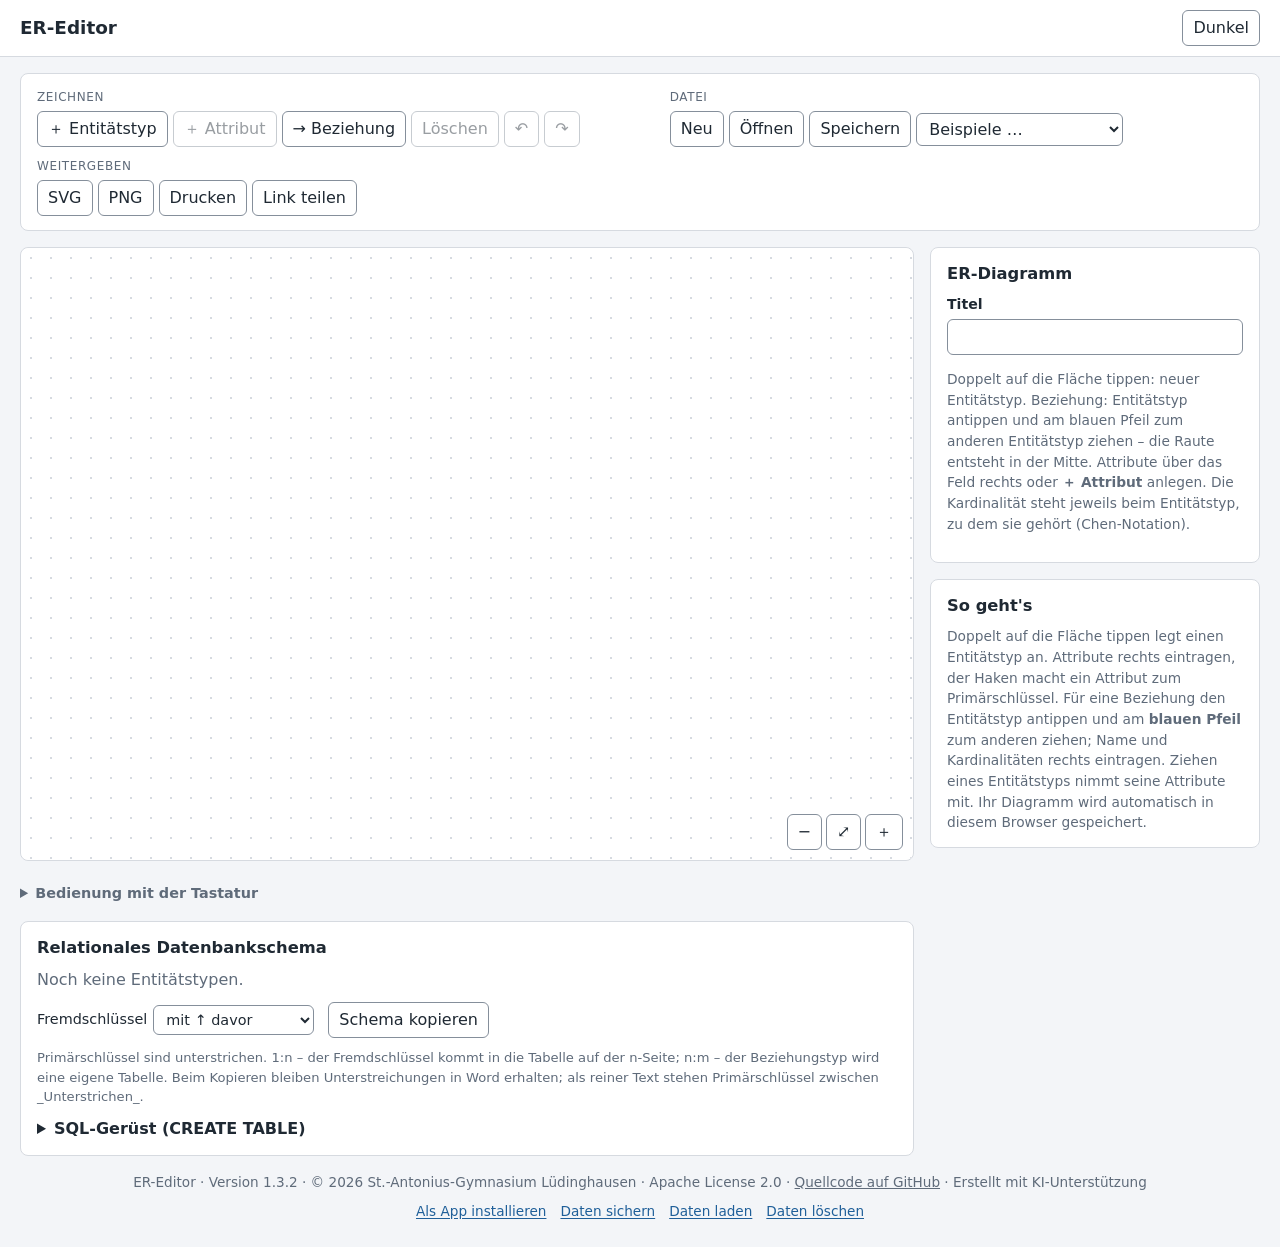
<file: werkzeuge/er/index.html>
<!DOCTYPE html>
<!-- ER-Editor · Version 1.3.2 · SPDX-License-Identifier: Apache-2.0 · © 2026 St.-Antonius-Gymnasium Lüdinghausen -->
<html lang="de">
<head>
<meta charset="UTF-8">
<!-- pwa --><script src="pwa.js?v=f85f04cded" data-tool="er" data-name="ER-Editor" data-daten="ja" data-schluessel="browserwerkzeuge-er"></script><!-- /pwa -->
<meta name="viewport" content="width=device-width, initial-scale=1.0">
<title>ER-Editor</title>
<link rel="icon" href="icons/icon.svg" type="image/svg+xml">
<style>
/* Grundlayout der Diagramm-Tools */
:root{--auf-akzent:#fff;--hinter:#f3f5f8;--flaeche:#fff;--text:#1f2933;--dezent:#5f6b7a;--rand:#d6dae0;--rand-feld:#858f9b;--akzent:#1f5f99;--akzent-hell:#e8f0f8;--linie:#1f2933;--gut:#15803d;--gut-hell:#dcfce7;--schlecht:#b91c1c;--schlecht-hell:#fee2e2;--warn:#b45309}
[data-design="dunkel"]{--auf-akzent:#0e131c;--hinter:#14181d;--flaeche:#1e242b;--text:#e6e9ed;--dezent:#9aa4b1;--rand:#343c46;--rand-feld:#7d8794;--akzent:#5aa0e6;--akzent-hell:#243447;--linie:#cfd5dc;--gut:#4ade80;--gut-hell:#14361f;--schlecht:#f87171;--schlecht-hell:#3b1717;--warn:#f59e0b}
*{box-sizing:border-box}
body{margin:0;font-family:system-ui,-apple-system,"Segoe UI",Roboto,Arial,sans-serif;background:var(--hinter);color:var(--text);line-height:1.5}
header{background:var(--flaeche);border-bottom:1px solid var(--rand)}
.kopf{max-width:1320px;margin:0 auto;padding:10px 20px;display:flex;gap:10px;align-items:center}
.kopf h1{font-size:1.15rem;margin:0;flex:1}
.kopf a{color:var(--akzent);text-decoration:none;font-size:.9rem}
main{max-width:1320px;margin:16px auto;padding:0 20px;display:grid;gap:16px;grid-template-columns:minmax(0,1fr) 330px;align-items:start}
section{background:var(--flaeche);border:1px solid var(--rand);border-radius:8px;padding:14px 16px}
h2{font-size:1.02rem;margin:0 0 8px}
button,select,input,textarea{font:inherit;color:var(--text)}
button{padding:5px 10px;border:1px solid var(--rand-feld);background:var(--flaeche);border-radius:6px;cursor:pointer;white-space:nowrap}
button:hover:not(:disabled){background:var(--akzent-hell)}
button:disabled{opacity:.45;cursor:default}
button.primaer,button.aktiv,button.primaer:hover:not(:disabled),button.aktiv:hover:not(:disabled){background:var(--akzent);border-color:var(--akzent);color:var(--auf-akzent)}
button.primaer:hover:not(:disabled),button.aktiv:hover:not(:disabled){filter:brightness(1.12)}
aside button{white-space:normal;text-align:left}
select{padding:5px 8px;border:1px solid var(--rand-feld);border-radius:6px;background:var(--flaeche)}
[hidden]{display:none!important}
.dezent{color:var(--dezent)}.klein{font-size:.86rem}
.werkzeuge{grid-column:1/-1;display:flex;flex-wrap:wrap;gap:10px 18px;align-items:flex-start}
.gruppe{display:flex;flex-wrap:wrap;gap:5px;align-items:center}
.gruppe>.titel{width:100%;font-size:.75rem;text-transform:uppercase;letter-spacing:.05em;color:var(--dezent)}
.spalte{display:grid;gap:16px;min-width:0}
aside{display:grid;gap:16px;position:sticky;top:12px}
.feld{display:grid;gap:3px;margin:8px 0}
.feld label{font-size:.88rem;font-weight:600}
.feld input,.feld textarea,.feld select{width:100%;padding:6px 8px;border:1px solid var(--rand-feld);border-radius:6px;background:var(--flaeche);font-family:ui-monospace,SFMono-Regular,Consolas,"Liberation Mono",monospace;font-size:.95rem}
.feld select{font-family:inherit}
.feld input:focus,.feld textarea:focus{outline:none;border-color:var(--akzent)}
.feld small{font-size:.8rem}
.haken{display:inline-flex;gap:6px;align-items:center;margin:4px 12px 4px 0;font-size:.92rem}
.zeile{display:flex;flex-wrap:wrap;gap:6px;align-items:center;margin:8px 0}
details summary{cursor:pointer;font-weight:600}
pre.code{margin:0;padding:10px 12px;background:var(--hinter);border:1px solid var(--rand);border-radius:6px;overflow:auto;font-size:.88rem;max-height:460px}
.hinweis{font-size:.82rem;color:var(--dezent);margin:8px 0 0}
table.tabelle{border-collapse:collapse;font-size:.9rem;margin:6px 0}
table.tabelle th,table.tabelle td{border:1px solid var(--rand);padding:3px 9px;text-align:center}
table.tabelle th{background:var(--hinter)}
.k-dialog{border:1px solid var(--rand);border-radius:10px;padding:18px 20px;max-width:min(520px,calc(100vw - 32px));background:var(--flaeche);color:var(--text)}
.k-dialog::backdrop{background:rgba(0,0,0,.35)}
.k-dialog p{margin:6px 0}
.k-knoepfe{display:flex;justify-content:flex-end;gap:8px;margin-top:14px}
.link-feld{width:100%;font-family:ui-monospace,monospace;font-size:.8rem;padding:6px;border:1px solid var(--rand);border-radius:6px;background:var(--hinter);word-break:break-all}
#meldung{position:fixed;left:50%;transform:translateX(-50%);bottom:16px;background:#1f2933;color:#fff;padding:10px 14px;border-radius:6px;max-width:min(420px,calc(100vw - 32px));z-index:10;box-shadow:0 6px 20px -8px rgba(0,0,0,.5)}
footer{max-width:1320px;margin:0 auto 24px;padding:0 20px;color:var(--dezent);font-size:.85rem;text-align:center}
footer a{color:inherit}
#druck{display:none}
/* Zeichenfläche (Automat, UML, ER) */
.leinwand{padding:0;overflow:hidden;position:relative}
.leinwand svg.zeichnung{display:block;width:100%;height:min(68vh,640px);touch-action:none;user-select:none;-webkit-user-select:none;background:var(--flaeche);background-image:radial-gradient(var(--rand) 1px,transparent 1px);background-size:20px 20px;border-radius:8px;cursor:grab}
.leinwand .zoom{position:absolute;right:10px;bottom:10px;display:flex;gap:4px}
.leinwand .zoom button{min-width:34px;background:var(--flaeche)}
.leinwand .modus-hinweis{position:absolute;left:10px;top:10px;font-size:.85rem;background:var(--akzent);color:var(--auf-akzent);border-radius:6px;padding:3px 10px;pointer-events:none}
svg.zeichnung .griff{cursor:crosshair}
svg.zeichnung .griff .griff-kreis{fill:var(--akzent)}
line.gummiband{stroke:var(--akzent);stroke-width:2;stroke-dasharray:5 4;pointer-events:none}
svg.zeichnung text{pointer-events:none}
svg.zeichnung [data-ziel] text.a-text,svg.zeichnung [data-ziel] text.u-halo{pointer-events:auto;cursor:pointer}
@media (max-width:900px){main{grid-template-columns:minmax(0,1fr)}aside{position:static;order:2}
  /* schmal: Eigenschaften direkt unter der Zeichenfläche */
  .spalte{display:contents}.spalte>*{order:3}.spalte>.leinwand,.spalte>.flaeche,.spalte>.instabil{order:1}}
@media print{body{background:#fff}header,main,footer,#meldung,.ap-leiste{display:none!important}#druck{display:block}#druck svg{max-width:100%;height:auto}}
/* Tastaturbedienung: nur vorgelesene Texte, Fokusrahmen auf der Zeichenfläche */
.nur-vorlesen{position:absolute!important;width:1px;height:1px;padding:0;margin:-1px;overflow:hidden;clip:rect(0 0 0 0);white-space:nowrap;border:0}
.zeichnung:focus{outline:none}
.zeichnung:focus-visible{outline:3px solid var(--akzent);outline-offset:2px}
.tastatur-hilfe{margin:6px 0 0;font-size:.9rem;color:var(--dezent)}
.tastatur-hilfe summary{cursor:pointer}
.tastatur-hilfe p{margin:4px 0 0}
@media print{.tastatur-hilfe{display:none}}
.tastatur-fokus{fill:none;stroke:var(--akzent);stroke-width:3;stroke-dasharray:7 4;pointer-events:none}
.tastatur-fokus.verbinden{stroke:var(--gut,#1e9e5a)}
@media print{.tastatur-fokus{display:none}}
/* schmale Bildschirme und Zoom: Auswahllisten nie breiter als ihr Platz; Kästchen gut treffbar */
select{max-width:100%}
input[type=checkbox],input[type=radio]{width:18px;height:18px}
input[type=range]{min-height:24px}
.gruppe{min-width:0;max-width:100%}
.gruppe select{min-width:0}
/* ER */
svg.zeichnung .e-form{fill:var(--flaeche);stroke:var(--linie)}
svg.zeichnung .e-text{fill:var(--text)}
svg.zeichnung .e-linie{stroke:var(--linie)}
svg.zeichnung .e-kard{fill:var(--text);stroke:var(--flaeche)}
svg.zeichnung [data-ziehbar]{cursor:move}
svg.zeichnung .e-form.markiert{stroke:var(--akzent);stroke-width:3}
svg.zeichnung .e-form.verbinde{stroke:var(--akzent);stroke-width:3;stroke-dasharray:6 3}
svg.zeichnung line.markiert{stroke:var(--akzent);stroke-width:2.6}
.zwei-felder{display:grid;grid-template-columns:1fr 1fr;gap:0 10px;align-items:end}
.feld-titel{display:block;font-size:.88rem;font-weight:600;margin:10px 0 4px}
.attr-zeile{display:flex;gap:6px;align-items:center;margin:4px 0}
.attr-zeile input[type=text]{flex:1;min-width:0;padding:5px 8px;border:1px solid var(--rand);border-radius:6px;background:var(--flaeche);font-family:ui-monospace,SFMono-Regular,Consolas,monospace}
.attr-zeile input[type=checkbox]{width:18px;height:18px}
.attr-zeile button{padding:3px 9px}
.relation{font-family:Arial,Helvetica,sans-serif;font-size:1.05rem;margin:6px 0;line-height:1.6}
ul.warn{margin:8px 0 0;padding-left:20px;color:var(--warn);font-size:.9rem}
.code-leiste{display:flex;flex-wrap:wrap;gap:8px 14px;align-items:center;margin:10px 0}
.code-leiste label{display:inline-flex;gap:6px;align-items:center;font-size:.9rem}
.druck-schema{margin-top:18px;font-family:Arial,sans-serif;color:#000}
</style>
<style id="quellcode-druck">@media print{a.quellcode::after{content:" (github.com/Schulwerkzeuge/browserwerkzeuge)"}}</style>
<!-- pwa -->
<link rel="manifest" href="manifest.webmanifest">
<link rel="apple-touch-icon" href="icons/apple-touch-icon.png">
<meta name="theme-color" content="#ffffff" media="(prefers-color-scheme: light)">
<meta name="theme-color" content="#14181d" media="(prefers-color-scheme: dark)">
<meta name="mobile-web-app-capable" content="yes">
<meta name="apple-mobile-web-app-capable" content="yes">
<meta name="apple-mobile-web-app-title" content="ER-Modell">
<meta name="apple-mobile-web-app-status-bar-style" content="default">
<!-- /pwa -->
</head>
<body>
<header>
  <div class="kopf">
    <h1>ER-Editor</h1>
    <a id="ruecklink" href="../" hidden>← Übersicht</a>
    <button type="button" id="btn-design">Dunkel</button>
  </div>
</header>

<main>
  <section class="werkzeuge" aria-label="Werkzeuge">
    <div class="gruppe">
      <span class="titel">Zeichnen</span>
      <button type="button" id="btn-entitaet" title="Neuer Entitätstyp (oder doppelt auf die Fläche tippen)">＋ Entitätstyp</button>
      <button type="button" id="btn-attribut" title="Attribut zum markierten Entitäts- oder Beziehungstyp">＋ Attribut</button>
      <button type="button" id="btn-verbinden" title="Beziehungstyp: von Entitätstyp zu Entitätstyp ziehen">→ Beziehung</button>
      <button type="button" id="btn-loeschen" title="Löschen (Entf)">Löschen</button>
      <button type="button" id="btn-rueck" title="Rückgängig (Strg+Z)">↶</button>
      <button type="button" id="btn-vor" title="Wiederholen (Strg+Y)">↷</button>
    </div>
    <div class="gruppe">
      <span class="titel">Datei</span>
      <button type="button" id="btn-neu">Neu</button>
      <button type="button" id="btn-oeffnen">Öffnen</button>
      <button type="button" id="btn-speichern">Speichern</button>
      <select id="beispiele" aria-label="Beispiel laden">
        <option value="">Beispiele …</option>
        <option value="schule">Schule (1:n und n:m)</option>
        <option value="bibliothek">Bibliothek</option>
      </select>
    </div>
    <div class="gruppe">
      <span class="titel">Weitergeben</span>
      <button type="button" id="btn-svg">SVG</button>
      <button type="button" id="btn-png">PNG</button>
      <button type="button" id="btn-drucken" title="Diagramm und Relationenschema">Drucken</button>
      <button type="button" id="btn-teilen">Link teilen</button>
    </div>
  </section>

  <div class="spalte">
    <section class="leinwand">
      <svg class="zeichnung" id="zeichnung" role="group" aria-label="ER-Diagramm"><g class="welt"></g></svg>
      <div class="modus-hinweis" id="modus-hinweis" hidden></div>
      <div class="zoom"><button type="button" id="zoom-minus" title="Verkleinern">−</button><button type="button" id="zoom-passend" title="Alles zeigen">⤢</button><button type="button" id="zoom-plus" title="Vergrößern">＋</button></div>
    </section>

    <section>
      <h2>Relationales Datenbankschema</h2>
      <div id="schema"></div>
      <ul class="warn" id="schema-warn"></ul>
      <div class="code-leiste">
        <label>Fremdschlüssel <select id="fk-art"><option value="pfeil">mit ↑ davor</option><option value="kursiv">kursiv</option><option value="fk">mit (FK) dahinter</option></select></label>
        <button type="button" id="btn-schema">Schema kopieren</button>
      </div>
      <p class="hinweis">Primärschlüssel sind unterstrichen. 1:n – der Fremdschlüssel kommt in die Tabelle auf der n-Seite; n:m – der Beziehungstyp wird eine eigene Tabelle.
        Beim Kopieren bleiben Unterstreichungen in Word erhalten; als reiner Text stehen Primärschlüssel zwischen _Unterstrichen_.</p>
      <details id="sql-bereich" style="margin-top:10px">
        <summary>SQL-Gerüst (CREATE TABLE)</summary>
        <div class="code-leiste"><button type="button" id="btn-sql">Kopieren</button></div>
        <pre class="code" id="sql-text"></pre>
        <p class="hinweis">Die Datentypen sind nur geschätzt (…ID/…Nr → INTEGER, …datum → DATE, sonst VARCHAR) und müssen ggf. angepasst werden.</p>
      </details>
    </section>
  </div>

  <aside>
    <section id="eigenschaften" aria-live="polite"></section>
    <section class="klein dezent">
      <h2 style="color:var(--text)">So geht's</h2>
      Doppelt auf die Fläche tippen legt einen Entitätstyp an. Attribute rechts eintragen, der Haken macht ein Attribut zum Primärschlüssel.
      Für eine Beziehung den Entitätstyp antippen und am <strong>blauen Pfeil</strong> zum anderen ziehen; Name und Kardinalitäten rechts eintragen.
      Ziehen eines Entitätstyps nimmt seine Attribute mit. Ihr Diagramm wird automatisch in diesem Browser gespeichert.
    </section>
    <datalist id="kard-liste"><option value="1"></option><option value="n"></option><option value="m"></option><option value="0..1"></option><option value="1..*"></option><option value="0..*"></option></datalist>
  </aside>
</main>

<footer>
  ER-Editor · Version 1.3.2 · © 2026 St.-Antonius-Gymnasium Lüdinghausen · Apache License 2.0 · <a class="quellcode" href="https://github.com/Schulwerkzeuge/browserwerkzeuge" target="_blank" rel="noopener">Quellcode auf GitHub</a> · Erstellt mit KI-Unterstützung<!-- rechtliches --><!-- /rechtliches -->
</footer>

<div id="druck"></div>
<div id="meldung" role="status" hidden></div>
<script>
/* ==== diagramm-kern: Anfang – gemeinsamer Teil aller Diagramm-Werkzeuge, hier nicht ändern ==== */
/* Browserwerkzeuge · Diagrammkern · Version 1.6.0 · SPDX-License-Identifier: Apache-2.0 · © 2026 St.-Antonius-Gymnasium Lüdinghausen
 *
 * Gemeinsame Bausteine der Diagramm-Tools (Struktogramm, Automat, UML …):
 * Design, Meldungen, Rückgängig, Dateien, SVG/PNG-Export, Teilen per Link, Textmessung.
 * Alles läuft lokal im Browser – es wird nichts an einen Server geschickt.
 * Der Kern steht in jedem Diagramm-Werkzeug zwischen den Markierungen „diagramm-kern“ und ist überall gleich.
 * Änderungen bitte nicht in einem einzelnen Werkzeug vornehmen, sondern als Issue melden.
 */
"use strict";
const Kern = (() => {
  const $ = id => document.getElementById(id);
  const DESIGN = "browserwerkzeuge-theme";                    // gemeinsam mit allen Tools: "dark" / "light"
  const istIOS = /iPad|iPhone|iPod/.test(navigator.userAgent) ||
                 (navigator.platform === "MacIntel" && navigator.maxTouchPoints > 1);

  const esc = t => String(t).replace(/[&<>"']/g, z => ({ "&": "&amp;", "<": "&lt;", ">": "&gt;", '"': "&quot;", "'": "&#39;" }[z]));

  /* ---------------------------------------------------------------- Design */
  function design(knopfId) {
    const setze = d => {
      document.documentElement.dataset.design = d;
      if ($(knopfId)) $(knopfId).textContent = d === "dunkel" ? "Hell" : "Dunkel";
    };
    let gespeichert = null;
    try { gespeichert = localStorage.getItem(DESIGN); } catch (e) { /* ohne Speicher */ }
    const system = matchMedia("(prefers-color-scheme: dark)");
    setze((gespeichert ? gespeichert === "dark" : system.matches) ? "dunkel" : "hell");
    system.addEventListener("change", ev => {                 // Systemdesign folgen, solange nichts gewählt wurde
      let gewaehlt = null; try { gewaehlt = localStorage.getItem(DESIGN); } catch (e) { /* ohne Speicher */ }
      if (!gewaehlt) setze(ev.matches ? "dunkel" : "hell");
    });
    if ($(knopfId)) $(knopfId).addEventListener("click", () => {
      const neu = document.documentElement.dataset.design === "dunkel" ? "hell" : "dunkel";
      setze(neu);
      try { localStorage.setItem(DESIGN, neu === "dunkel" ? "dark" : "light"); } catch (e) { /* ohne Folgen */ }
    });
  }

  /* ---------------------------------------------------------------- Geladene Daten bereinigen
   * Dateien und geteilte Links stammen von außen: Texte bleiben Texte, Zahlen Zahlen, IDs harmlos. */
  const pruefe = {
    text: v => typeof v === "string" ? v.slice(0, 5000) : v == null ? "" : String(v).slice(0, 5000),
    zahl: (v, d = 0, min = -1e6, max = 1e6) => { const n = +v; return Number.isFinite(n) ? Math.min(max, Math.max(min, n)) : d; },
    id: v => typeof v === "string" && /^[\w-]{1,40}$/.test(v),
    wahl: (v, erlaubt, d) => erlaubt.includes(v) ? v : d,
    liste: v => Array.isArray(v) ? v.filter(x => x && typeof x === "object") : []
  };

  /* ---------------------------------------------------------------- Meldung */
  let meldungTimer = null;
  function meldung(text) {
    let m = $("meldung");
    if (!m) { m = document.createElement("div"); m.id = "meldung"; m.setAttribute("role", "status"); document.body.appendChild(m); }
    m.textContent = text; m.hidden = false;
    clearTimeout(meldungTimer);
    meldungTimer = setTimeout(() => { m.hidden = true; }, 3500);
  }

  // Kurze Ansage für Screenreader (unsichtbar), z. B. welches Element gerade gewählt ist
  let ansageTimer = null;
  function ansage(text) {
    let a = $("k-ansage");
    if (!a) {
      a = document.createElement("div"); a.id = "k-ansage"; a.className = "nur-vorlesen";
      a.setAttribute("aria-live", "polite"); a.setAttribute("aria-atomic", "true"); document.body.appendChild(a);
    }
    clearTimeout(ansageTimer);
    a.textContent = "";                              // gleicher Text zweimal hintereinander wird sonst nicht vorgelesen
    ansageTimer = setTimeout(() => { a.textContent = text; }, 30);
  }

  /* ---------------------------------------------------------------- Rückgängig / Wiederholen */
  class Verlauf {
    constructor(holen, setzen, max = 200) { this.holen = holen; this.setzen = setzen; this.max = max; this.zurueck = []; this.vor = []; }
    merke() {                                    // VOR einer Änderung aufrufen
      const stand = this.holen();
      if (this.zurueck[this.zurueck.length - 1] === stand) return;
      this.zurueck.push(stand);
      if (this.zurueck.length > this.max) this.zurueck.shift();
      this.vor = [];
    }
    rueckgaengig() { if (!this.zurueck.length) return false; this.vor.push(this.holen()); this.setzen(this.zurueck.pop()); return true; }
    wiederholen() { if (!this.vor.length) return false; this.zurueck.push(this.holen()); this.setzen(this.vor.pop()); return true; }
    leeren() { this.zurueck = []; this.vor = []; }
  }

  /* ---------------------------------------------------------------- Speicher */
  let speicherGewarnt = false;                      // Hinweis auf Speicherprobleme nur einmal je Sitzung
  const benutzt = new Set();                         // Einträge, die dieser Tab liest oder schreibt
  // Derselbe Eintrag in einem anderen Tab geändert: Hinweis, statt beim nächsten Speichern stillschweigend zu überschreiben
  window.addEventListener("storage", e => {
    if (e.key && benutzt.has(e.key))
      meldung("Dieses Diagramm wurde in einem anderen Tab geändert. Zum Übernehmen die Seite neu laden – sonst überschreibt dieser Tab den Stand beim nächsten Speichern.");
  });
  const speicher = {
    lies(schluessel) { benutzt.add(schluessel); try { return JSON.parse(localStorage.getItem(schluessel)); } catch (e) { return null; } },
    schreib(schluessel, wert) {
      benutzt.add(schluessel);
      try { localStorage.setItem(schluessel, JSON.stringify(wert)); speicherGewarnt = false; return true; }
      catch (e) {
        if (!speicherGewarnt) {
          speicherGewarnt = true;
          meldung("Achtung: Der Stand kann in diesem Browser nicht gespeichert werden (Speicher voll oder gesperrt). Bitte über „Speichern“ als Datei sichern.");
        }
        return false;
      }
    }
  };

  /* ---------------------------------------------------------------- Dateien */
  async function speichereDatei(name, inhalt, typ) {
    const datei = new File([inhalt], name, { type: typ });
    if (istIOS && navigator.canShare && navigator.canShare({ files: [datei] })) {
      try { await navigator.share({ files: [datei], title: name }); return; }
      catch (e) { if (e && e.name === "AbortError") return; }
    }
    const a = document.createElement("a");
    a.href = URL.createObjectURL(datei); a.download = name;
    document.body.appendChild(a); a.click(); a.remove();
    setTimeout(() => URL.revokeObjectURL(a.href), 10000);
  }

  function oeffneDatei(accept) {
    return new Promise(fertig => {
      const e = document.createElement("input");
      e.type = "file"; e.accept = istIOS ? "" : accept;      // iOS kennt eigene Dateiendungen nicht und graut sie sonst aus
      e.addEventListener("change", async () => {
        const d = e.files && e.files[0];
        fertig(d ? { name: d.name, text: await d.text() } : null);
      });
      e.click();
    });
  }

  function dateiname(text, endung) {
    const basis = String(text || "").replace(/\(.*$/, "").trim()
      .replace(/[äÄ]/g, "ae").replace(/[öÖ]/g, "oe").replace(/[üÜ]/g, "ue").replace(/ß/g, "ss")
      .replace(/[^\w-]+/g, "-").replace(/^-+|-+$/g, "").slice(0, 60);
    return (basis || "diagramm") + "." + endung;
  }

  /* ---------------------------------------------------------------- Export */
  function exportiereSVG(svgText, name) {
    return speichereDatei(name, '<?xml version="1.0" encoding="UTF-8"?>\n' + svgText, "image/svg+xml");
  }

  function svgZuCanvas(svgText, breite, hoehe, skala = 2) {
    return new Promise((fertig, fehler) => {
      const bild = new Image();
      bild.onload = () => {
        const c = document.createElement("canvas");
        c.width = Math.ceil(breite * skala); c.height = Math.ceil(hoehe * skala);
        const ctx = c.getContext("2d");
        ctx.fillStyle = "#fff"; ctx.fillRect(0, 0, c.width, c.height);
        ctx.drawImage(bild, 0, 0, c.width, c.height);
        fertig(c);
      };
      bild.onerror = () => fehler(new Error("SVG konnte nicht gezeichnet werden"));
      bild.src = "data:image/svg+xml;charset=utf-8," + encodeURIComponent(svgText);
    });
  }

  async function exportierePNG(svgText, breite, hoehe, name) {
    const c = await svgZuCanvas(svgText, breite, hoehe, 2);
    const blob = await new Promise(f => c.toBlob(f, "image/png"));
    return speichereDatei(name, blob, "image/png");
  }

  async function kopiere(text) {
    try { await navigator.clipboard.writeText(text); return true; }
    catch (e) {
      const t = document.createElement("textarea");
      t.value = text; t.style.position = "fixed"; t.style.opacity = "0";
      document.body.appendChild(t); t.select();
      let ok = false; try { ok = document.execCommand("copy"); } catch (e2) { ok = false; }
      t.remove(); return ok;
    }
  }

  /* ---------------------------------------------------------------- Teilen per Link
   * Der Inhalt steckt komprimiert im #-Teil der Adresse. Dieser Teil wird vom Browser
   * nie an den Server geschickt – geteilt wird also nur zwischen den Geräten. */
  const b64url = bytes => { let s = ""; bytes.forEach(b => { s += String.fromCharCode(b); }); return btoa(s).replace(/\+/g, "-").replace(/\//g, "_").replace(/=+$/, ""); };
  const vonB64url = text => { const s = atob(text.replace(/-/g, "+").replace(/_/g, "/")); return Uint8Array.from(s, z => z.charCodeAt(0)); };

  async function strom(bytes, art) {
    const s = new Blob([bytes]).stream().pipeThrough(art);
    return new Uint8Array(await new Response(s).arrayBuffer());
  }

  async function kodiere(objekt) {
    const roh = new TextEncoder().encode(JSON.stringify(objekt));
    if (typeof CompressionStream === "function") {
      try { return "z" + b64url(await strom(roh, new CompressionStream("deflate-raw"))); } catch (e) { /* unkomprimiert */ }
    }
    return "j" + b64url(roh);
  }

  // Entpacken mit Obergrenze: Ein kurzer Link darf nicht zu Hunderten Megabyte aufgeblasen werden
  const MAX_ENTPACKT = 8 * 1024 * 1024;
  async function entpacke(bytes) {
    const leser = new Blob([bytes]).stream().pipeThrough(new DecompressionStream("deflate-raw")).getReader();
    const teile = []; let laenge = 0;
    for (;;) {
      const { done, value } = await leser.read();
      if (done) break;
      laenge += value.length;
      if (laenge > MAX_ENTPACKT) { leser.cancel().catch(() => {}); throw new Error("Link zu groß"); }
      teile.push(value);
    }
    const roh = new Uint8Array(laenge); let pos = 0;
    for (const t of teile) { roh.set(t, pos); pos += t.length; }
    return roh;
  }

  async function dekodiere(text) {
    const art = text[0], daten = vonB64url(text.slice(1));
    const roh = art === "z" ? await entpacke(daten) : daten;
    if (roh.length > MAX_ENTPACKT) throw new Error("Link zu groß");
    return JSON.parse(new TextDecoder().decode(roh));
  }

  /* ---------------------------------------------------------------- Textmessung & Umbruch */
  const messCanvas = document.createElement("canvas").getContext("2d");
  function textBreite(text, schrift) { messCanvas.font = schrift; return messCanvas.measureText(text).width; }

  function umbrechen(text, breite, schrift) {
    const zeilen = [];
    String(text || "").split("\n").forEach(absatz => {
      const woerter = absatz.split(/(\s+)/).filter(w => w.length);
      let zeile = "";
      woerter.forEach(wort => {
        const probe = zeile + wort;
        if (!zeile || textBreite(probe.trimEnd(), schrift) <= breite) { zeile = probe; return; }
        zeilen.push(zeile.trimEnd());
        zeile = /^\s+$/.test(wort) ? "" : wort;
        // sehr lange Wörter hart trennen
        while (textBreite(zeile, schrift) > breite && zeile.length > 1) {
          let n = zeile.length - 1;
          while (n > 1 && textBreite(zeile.slice(0, n), schrift) > breite) n--;
          zeilen.push(zeile.slice(0, n)); zeile = zeile.slice(n);
        }
      });
      zeilen.push(zeile.trimEnd());
    });
    return zeilen.length ? zeilen : [""];
  }

  /* ---------------------------------------------------------------- Dialog */
  function dialog(titel, html, aktionen) {
    const d = document.createElement("dialog");
    d.className = "k-dialog";
    d.innerHTML = `<h2>${esc(titel)}</h2>${html}<div class="k-knoepfe"></div>`;
    aktionen.forEach(a => {
      const b = document.createElement("button");
      b.type = "button"; b.textContent = a.text;
      if (a.primaer) b.className = "primaer";
      b.addEventListener("click", () => { d.close(); if (a.aktion) a.aktion(d); });
      d.querySelector(".k-knoepfe").appendChild(b);
    });
    d.addEventListener("close", () => d.remove());
    document.body.appendChild(d);
    if (typeof d.showModal === "function") d.showModal(); else d.setAttribute("open", "");
    return d;
  }

  /* ---------------------------------------------------------------- Zeichenfläche (Automat, UML, ER …)
   * <svg> mit <g class="welt">. Elemente mit data-ziel="…" sind antippbar, zusätzlich
   * data-knoten (verbindbar) und data-ziehbar (verschiebbar). Hintergrund ziehen = verschieben,
   * Mausrad oder zwei Finger = zoomen. Verbinden: am Griff (data-griff="Knoten-ID") zum Ziel ziehen
   * oder Griff und dann Ziel antippen; im Modus „verbinden“ geht das auch direkt vom Knoten aus.
   * Tastatur (Fläche fokussiert): Pfeiltasten wählen das nächste Element in dieser Richtung, Bild↑/Bild↓ der Reihe
   * nach (auch Verbindungen), Umschalt+Pfeil verschiebt, Eingabe bearbeitet, V verbindet, N legt neu an,
   * + / − / 0 zoomen bzw. passen ein, Entf löscht (im Tool), Esc bricht ab. */
  class Flaeche {
    constructor(svg, o) {
      this.svg = svg; this.o = o; this.tx = 40; this.ty = 40; this.s = 1;
      this.welt = svg.querySelector(".welt");
      this.band = document.createElementNS("http://www.w3.org/2000/svg", "line");
      this.band.setAttribute("class", "gummiband"); this.band.style.display = "none";
      svg.appendChild(this.band);
      this.zeiger = new Map(); this.aktion = null; this.letzterKlick = null; this.verbindeVon = null;
      svg.addEventListener("pointerdown", e => { this.mitTastatur = false; this.zeigeFokus(); this.runter(e); });
      svg.addEventListener("pointermove", e => this.bewege(e));
      svg.addEventListener("pointerup", e => this.hoch(e));
      svg.addEventListener("pointercancel", e => {
        this.zeiger.delete(e.pointerId);
        if (this.aktion && this.aktion.bewegt && this.aktion.art === "ziehen" && this.o.onZiehEnde) this.o.onZiehEnde(this.aktion.ziel);
        this.aktion = null; this.pinch = null; this.band.style.display = "none";
      });
      // Mausrad/Trackpad: mit Strg (oder Trackpad-Pinch) zoomen, sonst verschieben
      svg.addEventListener("wheel", e => {
        e.preventDefault();
        const faktor = e.deltaMode === 1 ? 16 : e.deltaMode === 2 ? 400 : 1;
        if (e.ctrlKey || e.metaKey) this.zoom(Math.exp(-e.deltaY * faktor * 0.01), e.clientX, e.clientY);
        else { this.tx -= e.deltaX * faktor; this.ty -= e.deltaY * faktor; this.setze(); }
      }, { passive: false });
      this.richteTastaturEin();
      this.setze();
    }
    setze() {
      this.welt.setAttribute("transform", `translate(${this.tx} ${this.ty}) scale(${this.s})`);
      if (this.s !== this.letzteS) { this.letzteS = this.s; if (this.o.onZoom) this.o.onZoom(this.s); }
      this.zeigeFokus();
    }
    inhalt(html) { this.welt.innerHTML = html; this.zeigeFokus(); }
    punkt(cx, cy) { const r = this.svg.getBoundingClientRect(); return { x: (cx - r.left - this.tx) / this.s, y: (cy - r.top - this.ty) / this.s }; }
    zoom(f, cx, cy) {
      const r = this.svg.getBoundingClientRect();
      if (cx === undefined) { cx = r.left + r.width / 2; cy = r.top + r.height / 2; }
      const neu = Math.min(4, Math.max(0.2, this.s * f)), px = cx - r.left, py = cy - r.top;
      this.tx = px - (px - this.tx) * neu / this.s; this.ty = py - (py - this.ty) * neu / this.s; this.s = neu; this.setze();
    }
    einpassen(rand = 30) {
      const b = this.welt.getBBox(), r = this.svg.getBoundingClientRect();
      if (!b.width || !r.width) { this.tx = 40; this.ty = 40; this.s = 1; return this.setze(); }
      this.s = Math.min(1.5, (r.width - 2 * rand) / b.width, (r.height - 2 * rand) / b.height);
      this.tx = (r.width - b.width * this.s) / 2 - b.x * this.s; this.ty = (r.height - b.height * this.s) / 2 - b.y * this.s; this.setze();
    }
    mitte() { const r = this.svg.getBoundingClientRect(); return this.punkt(r.left + r.width / 2, r.top + r.height / 2); }
    ziel(el) {
      const t = el && el.closest && el.closest("[data-ziel]");
      return t ? { id: t.dataset.ziel, knoten: t.hasAttribute("data-knoten"), ziehbar: t.hasAttribute("data-ziehbar"), el: t } : null;
    }
    knotenMitte(z) {
      const el = this.welt.querySelector(`[data-ziel="${CSS.escape(z.id)}"]`) || this.welt.querySelector(`[data-griff="${CSS.escape(z.id)}"]`);
      if (!el) return null; const b = el.getBBox(); return { x: b.x + b.width / 2, y: b.y + b.height / 2 };
    }
    naechsterGriff(cx, cy, max) {
      let best = null;
      this.welt.querySelectorAll("[data-griff]").forEach(el => {
        const b = el.getBoundingClientRect(), d = Math.hypot(b.left + b.width / 2 - cx, b.top + b.height / 2 - cy);
        if (d <= max && (!best || d < best.abstand)) best = { el, abstand: d };
      });
      return best;
    }
    setzeVerbindeVon(z) { this.verbindeVon = z; if (this.o.onVerbindeStart) this.o.onVerbindeStart(z); }
    runter(e) {
      if (e.button > 0) return;
      this.svg.setPointerCapture(e.pointerId);
      this.zeiger.set(e.pointerId, { x: e.clientX, y: e.clientY });
      if (this.zeiger.size === 2) {
        const [a, b] = [...this.zeiger.values()];
        this.pinch = { d: Math.hypot(a.x - b.x, a.y - b.y), s: this.s, mx: (a.x + b.x) / 2, my: (a.y + b.y) / 2, tx: this.tx, ty: this.ty };
        if (this.aktion && this.aktion.bewegt && this.aktion.art === "ziehen" && this.o.onZiehEnde) this.o.onZiehEnde(this.aktion.ziel);
        this.aktion = null; this.band.style.display = "none"; return;
      }
      let griff = e.target.closest && e.target.closest("[data-griff]");
      if (!griff && e.pointerType !== "mouse") {                // Finger: nahe Anschlüsse großzügig treffen
        const nah = this.naechsterGriff(e.clientX, e.clientY, 22);
        if (nah && (!this.ziel(e.target) || nah.abstand <= 12)) griff = nah.el;
      }
      const z = griff ? { id: griff.dataset.griff, knoten: true, ziehbar: false, griff: true } : this.ziel(e.target);
      const modus = this.o.modus ? this.o.modus() : "auswahl";
      const art = griff || (modus === "verbinden" && z && z.knoten) ? "verbinden" : z && z.ziehbar ? "ziehen" : "schieben";
      this.aktion = { art, ziel: z, sx: e.clientX, sy: e.clientY, tx: this.tx, ty: this.ty, bewegt: false, letzte: this.punkt(e.clientX, e.clientY) };
    }
    bewege(e) {
      if (!this.zeiger.has(e.pointerId)) return;
      this.zeiger.set(e.pointerId, { x: e.clientX, y: e.clientY });
      if (this.pinch && this.zeiger.size === 2) {
        const [a, b] = [...this.zeiger.values()], p = this.pinch, r = this.svg.getBoundingClientRect();
        const neu = Math.min(4, Math.max(0.2, p.s * Math.hypot(a.x - b.x, a.y - b.y) / (p.d || 1)));
        const mx = (a.x + b.x) / 2 - r.left, my = (a.y + b.y) / 2 - r.top, m0x = p.mx - r.left, m0y = p.my - r.top;
        this.tx = mx - (m0x - p.tx) * neu / p.s; this.ty = my - (m0y - p.ty) * neu / p.s; this.s = neu; this.setze(); return;
      }
      const a = this.aktion; if (!a) return;
      if (!a.bewegt && Math.hypot(e.clientX - a.sx, e.clientY - a.sy) < 5) return;
      if (!a.bewegt) { a.bewegt = true; if (a.art === "ziehen" && this.o.onZiehStart) this.o.onZiehStart(a.ziel); }
      if (a.art === "ziehen") {
        const p = this.punkt(e.clientX, e.clientY);
        this.o.onZiehen(a.ziel, p.x - a.letzte.x, p.y - a.letzte.y, p); a.letzte = p;
      } else if (a.art === "schieben") {
        this.tx = a.tx + e.clientX - a.sx; this.ty = a.ty + e.clientY - a.sy; this.setze();
      } else if (a.art === "verbinden") {
        const m = this.knotenMitte(a.ziel), p = this.punkt(e.clientX, e.clientY);
        if (!m) return;
        const t = v => v * this.s;
        this.band.setAttribute("x1", t(m.x) + this.tx); this.band.setAttribute("y1", t(m.y) + this.ty);
        this.band.setAttribute("x2", t(p.x) + this.tx); this.band.setAttribute("y2", t(p.y) + this.ty);
        this.band.style.display = "";
      }
    }
    hoch(e) {
      this.zeiger.delete(e.pointerId);
      if (this.pinch) { if (!this.zeiger.size) this.pinch = null; this.aktion = null; return; }
      const a = this.aktion; this.aktion = null; if (!a) return;
      const p = this.punkt(e.clientX, e.clientY);
      if (!a.bewegt) {                               // Antippen (mit eigener Doppelklick-Erkennung)
        const jetzt = performance.now(), l = this.letzterKlick;
        const doppel = l && jetzt - l.t < 400 && Math.hypot(e.clientX - l.x, e.clientY - l.y) < 12 && (l.id || "") === (a.ziel ? a.ziel.id : "");
        this.letzterKlick = doppel ? null : { t: jetzt, x: e.clientX, y: e.clientY, id: a.ziel ? a.ziel.id : "" };
        const modus = this.o.modus ? this.o.modus() : "auswahl";
        if (a.ziel && a.ziel.griff) {                                         // Griff antippen
          if (this.verbindeVon && this.verbindeVon.id !== a.ziel.id) { const von = this.verbindeVon; this.setzeVerbindeVon(null); this.o.onVerbinde(von.id, a.ziel.id); }
          else this.setzeVerbindeVon(this.verbindeVon ? null : a.ziel);          // erneut antippen = abbrechen
          return;
        }
        if ((modus === "verbinden" || this.verbindeVon) && a.ziel && a.ziel.knoten) {
          if (this.verbindeVon) { const von = this.verbindeVon; this.setzeVerbindeVon(null); this.o.onVerbinde(von.id, a.ziel.id); }
          else this.setzeVerbindeVon(a.ziel);
          return;
        }
        if (this.verbindeVon) { this.setzeVerbindeVon(null); if (!a.ziel) return; }   // abbrechen
        this.fokus = a.ziel ? a.ziel.id : null;
        if (doppel && this.o.onDoppel) this.o.onDoppel(a.ziel, p);
        else if (this.o.onKlick) this.o.onKlick(a.ziel, p);
        return;
      }
      if (a.art === "ziehen" && this.o.onZiehEnde) this.o.onZiehEnde(a.ziel);
      if (a.art === "verbinden") {
        this.band.style.display = "none";
        const el = document.elementFromPoint(e.clientX, e.clientY);
        let g = el && el.closest && el.closest("[data-griff]");
        if (!g && e.pointerType !== "mouse" && !(this.ziel(el) || {}).knoten) { const nah = this.naechsterGriff(e.clientX, e.clientY, 22); if (nah) g = nah.el; }
        const unten = g ? { id: g.dataset.griff, knoten: true } : this.ziel(el);
        if (unten && unten.knoten) { this.setzeVerbindeVon(null); this.o.onVerbinde(a.ziel.id, unten.id); }
      }
    }

    /* ---------- Tastatur */
    richteTastaturEin() {
      const svg = this.svg;
      this.fokus = null; this.mitTastatur = false; this.tVerbinden = null;
      svg.setAttribute("tabindex", "0");
      svg.setAttribute("role", "application");
      svg.setAttribute("aria-roledescription", "Zeichenfläche");
      // Sichtbare Kurzhilfe unter der Fläche (zugeklappt); Screenreader bekommen den Text als Beschreibung
      const kasten = document.createElement("details"), titel = document.createElement("summary");
      kasten.className = "tastatur-hilfe"; titel.textContent = "Bedienung mit der Tastatur";
      const hilfe = document.createElement("p");
      hilfe.id = (svg.id || "flaeche") + "-tastatur";
      hilfe.textContent = "Pfeiltasten: Element wählen. Bild auf, Bild ab: alle Elemente der Reihe nach. Umschalt und Pfeiltaste: verschieben. " +
        "Eingabetaste: bearbeiten. V: verbinden. N: neues Element. Entfernen: löschen. Plus, Minus, Null: zoomen. " +
        "Escape: abbrechen oder aus den Eigenschaften zurück zur Zeichenfläche.";
      kasten.append(titel, hilfe);
      (svg.closest(".leinwand") || svg).after(kasten);
      svg.setAttribute("aria-describedby", hilfe.id);
      this.ring = document.createElementNS("http://www.w3.org/2000/svg", "rect");
      this.ring.setAttribute("class", "tastatur-fokus"); this.ring.setAttribute("rx", "6"); this.ring.style.display = "none";
      svg.appendChild(this.ring);
      svg.addEventListener("keydown", e => this.taste(e));
      svg.addEventListener("focus", () => { if (this.mitTastatur) this.zeigeFokus(); });
      svg.addEventListener("blur", () => { this.ring.style.display = "none"; });
      // Esc in einem Eingabefeld der Eigenschaften führt zurück auf die Zeichenfläche
      document.addEventListener("keydown", e => {
        if (e.key !== "Escape" || !this.mitTastatur || document.querySelector("dialog[open]")) return;
        const a = document.activeElement;
        if (a && a !== svg && a.closest && a.closest("#eigenschaften")) { e.preventDefault(); e.stopPropagation(); svg.focus(); this.zeigeFokus(); }
      }, true);
    }
    // Was gerade mit der Tastatur erreichbar ist: Elemente – beim Verbinden Knoten und Anschlüsse
    tZiele() {
      const liste = [], gesehen = new Set();
      const dazu = (el, id, knoten, ziehbar, griff) => { if (id && !gesehen.has(id)) { gesehen.add(id); liste.push({ el, id, knoten, ziehbar, griff }); } };
      const v = this.tVerbinden;
      if (v && v.schritt === "von") {
        v.anschluesse.forEach(id => { const el = this.welt.querySelector(`[data-griff="${CSS.escape(id)}"]`); if (el) dazu(el, id, true, false, true); });
        return liste;
      }
      this.welt.querySelectorAll("[data-ziel], [data-griff]").forEach(el => {
        if (el.hasAttribute("data-griff")) { if (v && this.o.anschluesse) dazu(el, el.dataset.griff, true, false, true); return; }
        if (v && !el.hasAttribute("data-knoten")) return;
        dazu(el, el.dataset.ziel, el.hasAttribute("data-knoten"), el.hasAttribute("data-ziehbar"), false);
      });
      return liste;
    }
    tElement(id) {
      if (!id) return null;
      return this.welt.querySelector(`[data-ziel="${CSS.escape(id)}"]`) || this.welt.querySelector(`[data-griff="${CSS.escape(id)}"]`);
    }
    zeigeFokus() {
      if (!this.ring) return;
      const el = this.mitTastatur && document.activeElement === this.svg ? this.tElement(this.fokus) : null;
      if (!el) { this.ring.style.display = "none"; return; }
      const r = el.getBoundingClientRect(), f = this.svg.getBoundingClientRect(), rand = 5;
      this.ring.setAttribute("x", r.left - f.left - rand); this.ring.setAttribute("y", r.top - f.top - rand);
      this.ring.setAttribute("width", r.width + 2 * rand); this.ring.setAttribute("height", r.height + 2 * rand);
      this.ring.classList.toggle("verbinden", !!this.tVerbinden);
      this.ring.style.display = "";
    }
    beschreibe(id) {
      const text = this.o.beschreibe ? this.o.beschreibe(id) : "";
      if (text) return text;
      const el = this.tElement(id);
      return (el && (el.getAttribute("aria-label") || el.textContent.replace(/\s+/g, " ").trim())) || "Element";
    }
    // Ausgewähltes Element sichtbar machen, falls es außerhalb liegt
    insBild(el) {
      const r = el.getBoundingClientRect(), f = this.svg.getBoundingClientRect();
      if (r.left >= f.left && r.right <= f.right && r.top >= f.top && r.bottom <= f.bottom) return;
      this.tx += f.left + f.width / 2 - (r.left + r.width / 2); this.ty += f.top + f.height / 2 - (r.top + r.height / 2); this.setze();
    }
    tWaehle(z, ansagen = true) {
      this.fokus = z ? z.id : null;
      if (!this.tVerbinden) {
        const waehle = this.o.onWaehle || this.o.onKlick;
        if (waehle) waehle(z ? { id: z.id, knoten: z.knoten, ziehbar: z.ziehbar, el: z.el } : null, this.mitte());
      }
      const el = this.tElement(this.fokus);
      if (el) this.insBild(el);
      this.zeigeFokus();
      if (ansagen && z) ansage((this.tVerbinden ? (this.tVerbinden.schritt === "von" ? "Anschluss: " : "Verbinden mit: ") : "") + this.beschreibe(z.id));
    }
    tNaechstes(richtung) {                           // richtung: [dx, dy] für Pfeiltasten, +1/−1 für Bild↑/↓
      const ziele = this.tZiele();
      if (!ziele.length) { ansage(this.tVerbinden ? "Kein mögliches Ziel." : "Die Zeichenfläche ist leer. N legt ein neues Element an."); return; }
      const i = ziele.findIndex(z => z.id === this.fokus);
      if (i < 0) { this.tWaehle(ziele[0]); return; }
      if (typeof richtung === "number") { this.tWaehle(ziele[(i + richtung + ziele.length) % ziele.length]); return; }
      const mitte = el => { const r = el.getBoundingClientRect(); return [r.left + r.width / 2, r.top + r.height / 2]; };
      const [cx, cy] = mitte(ziele[i].el), [dx, dy] = richtung;
      let best = null;
      ziele.forEach((z, j) => {
        if (j === i) return;
        const [x, y] = mitte(z.el), vor = (x - cx) * dx + (y - cy) * dy, quer = Math.abs((x - cx) * dy - (y - cy) * dx);
        if (vor <= 1) return;
        const wert = vor + 2 * quer;
        if (!best || wert < best.wert) best = { z, wert };
      });
      if (best) this.tWaehle(best.z); else ansage("In dieser Richtung liegt kein weiteres Element.");
    }
    taste(e) {
      if (e.target !== this.svg || e.ctrlKey || e.metaKey) return;   // Strg-Kürzel (Rückgängig …) erledigt das Tool
      this.mitTastatur = true;
      const k = e.key, PFEIL = { ArrowLeft: [-1, 0], ArrowRight: [1, 0], ArrowUp: [0, -1], ArrowDown: [0, 1] };
      const z = this.tZiele().find(x => x.id === this.fokus) || null;
      let fertig = true;
      if (PFEIL[k] && e.shiftKey) {                  // verschieben
        if (z && z.ziehbar && !this.tVerbinden) {
          const schritt = (e.altKey ? 2 : 20) / this.s, [dx, dy] = PFEIL[k];
          if (this.o.onZiehStart) this.o.onZiehStart(z);
          this.o.onZiehen(z, dx * schritt, dy * schritt, null);
          if (this.o.onZiehEnde) this.o.onZiehEnde(z);
          this.zeigeFokus();
        } else ansage(z ? "Dieses Element lässt sich nicht verschieben." : "Kein Element gewählt.");
      } else if (PFEIL[k]) this.tNaechstes(PFEIL[k]);
      else if (k === "PageDown") this.tNaechstes(1);
      else if (k === "PageUp") this.tNaechstes(-1);
      else if (k === "Home" || k === "End") { const l = this.tZiele(); if (l.length) this.tWaehle(l[k === "Home" ? 0 : l.length - 1]); }
      else if (k === "Enter" || k === " ") {
        if (this.tVerbinden) this.tBestaetige(z);
        else if (z && this.o.onDoppel) this.o.onDoppel(z, this.mitte());
        else if (!z) this.tNaechstes(1);
      } else if (k === "F2") { if (z && this.o.onDoppel && !this.tVerbinden) this.o.onDoppel(z, this.mitte()); }
      else if (k.toLowerCase() === "v" && !e.altKey) this.tVerbindeStart(z);
      else if (k.toLowerCase() === "n" && !e.altKey && !this.tVerbinden) {
        if (this.o.onDoppel && this.o.neuMitTastatur !== false) {
          const vorher = new Set(this.tZiele().map(x => x.id));
          this.o.onDoppel(null, this.mitte());
          const neu = this.tZiele().find(x => !vorher.has(x.id));
          if (neu) { this.fokus = neu.id; this.zeigeFokus(); ansage("Neu: " + this.beschreibe(neu.id)); }
        } else ansage("Neue Elemente über die Knöpfe über der Zeichenfläche einfügen.");
      } else if (k === "+" || k === "=") { this.zoom(1.25); ansage(`Zoom ${Math.round(this.s * 100)} Prozent`); }
      else if (k === "-") { this.zoom(0.8); ansage(`Zoom ${Math.round(this.s * 100)} Prozent`); }
      else if (k === "0") { this.einpassen(); ansage("Ganzes Diagramm eingepasst"); }
      else if (k === "Escape") {
        if (this.tVerbinden) { this.tVerbinden = null; this.setzeVerbindeVon(null); ansage("Verbinden abgebrochen"); this.zeigeFokus(); }
        else { this.fokus = null; this.zeigeFokus(); fertig = false; }          // Esc auch an das Tool (Auswahl aufheben)
      } else fertig = false;                                                 // Entf, Rückgängig usw. erledigt das Tool
      if (fertig) { e.preventDefault(); e.stopPropagation(); }
    }
    tVerbindeStart(z) {
      if (this.tVerbinden) return;
      if (!z) { ansage("Erst ein Element wählen, dann V drücken."); return; }
      const anschluesse = this.o.anschluesse ? this.o.anschluesse(z.id) : null;
      if (anschluesse && anschluesse.length) {     // z. B. Schaltung: erst den Anschluss am Element wählen
        this.tVerbinden = { schritt: "von", anschluesse, element: z.id };
        ansage("Verbinden: Anschluss mit den Pfeiltasten wählen, mit der Eingabetaste bestätigen. Escape bricht ab.");
        this.tWaehle(this.tZiele()[0]);
        return;
      }
      if (!z.knoten) { ansage("Dieses Element lässt sich nicht verbinden."); return; }
      this.tVerbinden = { schritt: "nach", von: z.id };
      this.setzeVerbindeVon({ id: z.id, knoten: true });
      ansage(`Verbinden von ${this.beschreibe(z.id)}: Ziel mit den Pfeiltasten wählen, mit der Eingabetaste bestätigen. Escape bricht ab.`);
      this.zeigeFokus();
    }
    tBestaetige(z) {
      const v = this.tVerbinden;
      if (!z) { ansage("Kein Ziel gewählt."); return; }
      if (v.schritt === "von") {
        this.tVerbinden = { schritt: "nach", von: z.id };
        this.setzeVerbindeVon({ id: z.id, knoten: true, griff: true });
        ansage(`Verbinden von ${this.beschreibe(z.id)}: Ziel wählen und mit der Eingabetaste bestätigen.`);
        this.zeigeFokus();
        return;
      }
      this.tVerbinden = null;
      this.setzeVerbindeVon(null);
      const vorher = new Set(this.tZiele().map(x => x.id));
      this.o.onVerbinde(v.von, z.id);
      const neu = this.tZiele().find(x => !vorher.has(x.id));
      if (neu) { this.fokus = neu.id; ansage("Verbunden: " + this.beschreibe(neu.id)); }
      else ansage("Verbunden.");
      this.zeigeFokus();
    }
  }

  // Export: Inhalt messen und als eigenständiges SVG (weißer Hintergrund) verpacken
  function bildAus(inhalt, rand = 16) {
    const ns = "http://www.w3.org/2000/svg";
    const mess = document.createElementNS(ns, "svg");
    mess.setAttribute("style", "position:absolute;left:-10000px;top:0;width:10px;height:10px;visibility:hidden");
    mess.innerHTML = `<g>${inhalt}</g>`;
    document.body.appendChild(mess);
    const b = mess.firstChild.getBBox(); mess.remove();
    const x = Math.floor(b.x - rand), y = Math.floor(b.y - rand), w = Math.ceil(b.width + 2 * rand), h = Math.ceil(b.height + 2 * rand);
    const sauber = inhalt.replace(/<g data-griff=[\s\S]*?<\/g>/g, "")
      .replace(/<(?:path|rect|circle)\b[^>]*(?:stroke|fill)="transparent"[^>]*\/>/g, "")      // unsichtbare Trefferflächen
      .replace(/ (class|data-[\w-]+)="[^"]*"/g, "").replace(/ data-(knoten|ziehbar)(?=[ >\/])/g, "");
    return { breite: w, hoehe: h,
      svg: `<svg xmlns="http://www.w3.org/2000/svg" width="${w}" height="${h}" viewBox="${x} ${y} ${w} ${h}">` +
           `<rect x="${x}" y="${y}" width="${w}" height="${h}" fill="#fff"/>${sauber}</svg>` };
  }

  // Zwei Formate in die Zwischenablage (z. B. unterstrichene Schlüssel für Word)
  async function kopiereFormatiert(html, text) {
    try {
      await navigator.clipboard.write([new ClipboardItem({ "text/html": new Blob([html], { type: "text/html" }), "text/plain": new Blob([text], { type: "text/plain" }) })]);
      return true;
    } catch (e) { return kopiere(text); }
  }

  // Blauer Verbinden-Griff; wächst beim Herauszoomen mit, damit er mit dem Finger treffbar bleibt
  function griff(id, x, y, skala = 1) {
    const r = Math.max(12, 13 / skala), t = Math.max(r, 22 / skala), k = r / 12, n = v => (+v).toFixed(1);
    return `<g data-griff="${esc(id)}" class="griff"><circle cx="${n(x)}" cy="${n(y)}" r="${n(t)}" fill="transparent" class="griff-treffer"/>` +
      `<circle cx="${n(x)}" cy="${n(y)}" r="${n(r)}" fill="#1f5f99" class="griff-kreis"/>` +
      `<path d="M${n(x - 5 * k)} ${n(y)}h${n(10 * k)}m${n(-4 * k)} ${n(-4 * k)}l${n(4 * k)} ${n(4 * k)}-${n(4 * k)} ${n(4 * k)}" fill="none" stroke="#fff" stroke-width="${n(2.2 * k)}" stroke-linecap="round" stroke-linejoin="round"/></g>`;
  }

  // Geteilten Link öffnen: Wenn schon etwas gezeichnet ist, vorher fragen
  function linkOeffnen(istLeer, oeffnen, verwerfen) {
    if (istLeer) { oeffnen(); return; }
    dialog("Geteilten Link öffnen?", "<p>Der Link enthält ein Diagramm. Es ersetzt Ihr aktuelles Diagramm in diesem Browser.</p>" +
      "<p class=\"dezent klein\">Tipp: Wenn Sie Ihr aktuelles Diagramm behalten möchten, speichern Sie es vorher als Datei.</p>",
      [{ text: "Nicht öffnen", aktion: verwerfen }, { text: "Öffnen", primaer: true, aktion: oeffnen }]);
  }

  return { $, esc, istIOS, pruefe, linkOeffnen, griff, design, meldung, ansage, Verlauf, speicher, speichereDatei, oeffneDatei, dateiname, Flaeche, bildAus, kopiereFormatiert,
           exportiereSVG, exportierePNG, kopiere, kodiere, dekodiere, textBreite, umbrechen, dialog };
})();
/* ==== diagramm-kern: Ende ==== */
</script>
<script>
/* ER-Editor · Version 1.3.2 · SPDX-License-Identifier: Apache-2.0 · © 2026 St.-Antonius-Gymnasium Lüdinghausen
 * ER-Diagramme in Chen-Notation zeichnen und automatisch in ein relationales Datenbankschema überführen
 * (Primärschlüssel unterstrichen, Fremdschlüssel markiert), dazu ein SQL-Gerüst. Alles bleibt im Browser.
 */
"use strict";
const { $, esc } = Kern;
const SPEICHER = "browserwerkzeuge-er";
const FORMAT = "browserwerkzeuge-er";
const ALT_FORMAT = "anton-er";                 // Dateien, Links und Speicher aus Version 1.x – werden weiter gelesen
const SCHRIFT = "15px Arial, Helvetica, sans-serif";
const SVGSCHRIFT = 'font-family="Arial, Helvetica, sans-serif"';
const f1 = v => v.toFixed(1);

const leer = () => ({ format: FORMAT, version: 1, titel: "", fk: "pfeil", entitaeten: [], attribute: [], beziehungen: [] });

/* ------------------------------------------------------------------ Formen */
const Form = {
  entitaet(e) { return { w: Math.max(110, Kern.textBreite(e.name, "bold " + SCHRIFT) + 28), h: 42 }; },
  beziehung(r) { return { w: Math.max(100, Kern.textBreite(r.name, SCHRIFT) + 56), h: 58 }; },
  attribut(a) { return { rx: Math.max(40, Kern.textBreite(a.name, SCHRIFT) / 2 + 16), ry: 19 }; },
  // Randpunkt eines Rechtecks/einer Raute in Richtung (zx,zy)
  rand(art, x, y, g, zx, zy) {
    const dx = zx - x, dy = zy - y;
    if (!dx && !dy) return [x, y];
    if (art === "raute") { const t = 1 / (Math.abs(dx) / (g.w / 2) + Math.abs(dy) / (g.h / 2)); return [x + dx * t, y + dy * t]; }
    const t = Math.min(dx ? (g.w / 2) / Math.abs(dx) : Infinity, dy ? (g.h / 2) / Math.abs(dy) : Infinity);
    return [x + dx * t, y + dy * t];
  }
};
const vielfach = k => /^(n|m|\*|[nm*]|\d*\.\.\*|[2-9]\d*|1\.\.[nm*])$/i.test(String(k || "").trim()) || /[nm*]/i.test(String(k || ""));

function zeichne(m, z = {}) {
  const ent = new Map(m.entitaeten.map(e => [e.id, e])), rel = new Map(m.beziehungen.map(r => [r.id, r]));
  const linien = [], formen = [];
  const besitzer = id => ent.get(id) || rel.get(id);
  // Attribute: Linie zum Besitzer
  m.attribute.forEach(a => {
    const b = besitzer(a.an); if (!b) return;
    linien.push(`<line x1="${f1(a.x)}" y1="${f1(a.y)}" x2="${f1(b.x)}" y2="${f1(b.y)}" stroke="#000" stroke-width="1.3" class="e-linie"/>`);
  });
  // Beziehungen: Linien zu beiden Entitätstypen, Kardinalität am Entitätstyp
  m.beziehungen.forEach(r => {
    const A = ent.get(r.a), B = ent.get(r.b); if (!A || !B) return;
    const kl = "e-linie" + (z.auswahl === "r:" + r.id ? " markiert" : "");
    [[A, r.kardA, -1], [B, r.kardB, 1]].forEach(([E, kard, seite]) => {
      const g = Form.entitaet(E), rekursiv = r.a === r.b;
      const dx0 = E.x - r.x, dy0 = E.y - r.y, l0 = Math.hypot(dx0, dy0) || 1;
      const ox = rekursiv ? -dy0 / l0 * seite * 14 : 0, oy = rekursiv ? dx0 / l0 * seite * 14 : 0;   // rekursiv: zwei Linien nebeneinander
      const p = Form.rand("rechteck", E.x + ox, E.y + oy, g, r.x + ox, r.y + oy);
      linien.push(`<line x1="${f1(r.x + ox)}" y1="${f1(r.y + oy)}" x2="${f1(p[0])}" y2="${f1(p[1])}" stroke="#000" stroke-width="1.5" class="${kl}"/>`);
      if (kard) {
        const dx = r.x + ox - p[0], dy = r.y + oy - p[1], l = Math.hypot(dx, dy) || 1, ux = dx / l, uy = dy / l;
        let nx = -uy, ny = ux; if (ny > 0.01 || (Math.abs(ny) <= 0.01 && nx < 0)) { nx = -nx; ny = -ny; }   // möglichst oberhalb/rechts der Linie
        const lx = p[0] + ux * 16 + nx * 11, ly = p[1] + uy * 16 + ny * 11;
        linien.push(`<text x="${f1(lx)}" y="${f1(ly)}" ${SVGSCHRIFT} font-size="15" font-weight="bold" text-anchor="middle" dominant-baseline="central" fill="#000" stroke="#fff" stroke-width="4" paint-order="stroke" class="e-kard">${esc(kard)}</text>`);
      }
    });
  });
  const markiert = id => (z.auswahl === id ? " markiert" : "") + (z.verbindeVon === id ? " verbinde" : "");
  m.entitaeten.forEach(e => {
    const g = Form.entitaet(e);
    formen.push(`<g data-ziel="e:${e.id}" data-knoten data-ziehbar><rect x="${f1(e.x - g.w / 2)}" y="${f1(e.y - g.h / 2)}" width="${f1(g.w)}" height="${g.h}" fill="#fff" stroke="#000" stroke-width="1.6" class="e-form${markiert("e:" + e.id)}"/>` +
      `<text x="${f1(e.x)}" y="${f1(e.y)}" ${SVGSCHRIFT} font-size="15" font-weight="bold" text-anchor="middle" dominant-baseline="central" fill="#000" class="e-text">${esc(e.name)}</text></g>`);
  });
  m.beziehungen.forEach(r => {
    const g = Form.beziehung(r), hw = g.w / 2, hh = g.h / 2;
    formen.push(`<g data-ziel="r:${r.id}" data-ziehbar><polygon points="${f1(r.x)},${f1(r.y - hh)} ${f1(r.x + hw)},${f1(r.y)} ${f1(r.x)},${f1(r.y + hh)} ${f1(r.x - hw)},${f1(r.y)}" fill="#fff" stroke="#000" stroke-width="1.6" class="e-form${markiert("r:" + r.id)}"/>` +
      `<text x="${f1(r.x)}" y="${f1(r.y)}" ${SVGSCHRIFT} font-size="15" text-anchor="middle" dominant-baseline="central" fill="#000" class="e-text">${esc(r.name)}</text></g>`);
  });
  m.attribute.forEach(a => {
    const g = Form.attribut(a), w = Kern.textBreite(a.name, SCHRIFT);
    formen.push(`<g data-ziel="a:${a.id}" data-ziehbar><ellipse cx="${f1(a.x)}" cy="${f1(a.y)}" rx="${f1(g.rx)}" ry="${g.ry}" fill="#fff" stroke="#000" stroke-width="1.4" class="e-form${markiert("a:" + a.id)}"/>` +
      `<text x="${f1(a.x)}" y="${f1(a.y)}" ${SVGSCHRIFT} font-size="15" text-anchor="middle" dominant-baseline="central" fill="#000" class="e-text">${esc(a.name)}</text>` +
      (a.schluessel ? `<line x1="${f1(a.x - w / 2)}" y1="${f1(a.y + 9)}" x2="${f1(a.x + w / 2)}" y2="${f1(a.y + 9)}" stroke="#000" stroke-width="1.3" class="e-linie"/>` : "") + "</g>");
  });
  const sel = m.entitaeten.find(e => z.auswahl === "e:" + e.id);
  const f = v => v.toFixed(1);
  if (sel) { const g = Form.entitaet(sel), k = Math.min(1.6, Math.max(1, 1 / (z.skala || 1))); formen.push(Kern.griff("e:" + sel.id, sel.x + g.w / 2 + 6 * k, sel.y - g.h / 2 - 6 * k, z.skala || 1)); }
  if (m.titel.trim()) {
    const alle = [...m.entitaeten, ...m.beziehungen, ...m.attribute];
    if (alle.length) formen.push(`<text x="${Math.min(...alle.map(o => o.x)) - 60}" y="${Math.min(...alle.map(o => o.y)) - 50}" ${SVGSCHRIFT} font-size="16" font-weight="bold" fill="#000" class="e-text">${esc(m.titel)}</text>`);
  }
  return linien.join("") + formen.join("");
}

/* ------------------------------------------------------------------ Überführung ins Relationenschema */
const Schema = {
  erzeuge(m) {
    const warn = [], tab = new Map();
    const attrVon = id => m.attribute.filter(a => a.an === id);
    const ent = new Map(m.entitaeten.map(e => [e.id, e]));
    m.entitaeten.forEach(e => {
      const sp = attrVon(e.id).map(a => ({ name: a.name, pk: !!a.schluessel, fk: null }));
      if (!sp.some(s => s.pk)) warn.push(`„${e.name}“ hat keinen Primärschlüssel – bitte ein Attribut als Schlüssel markieren.`);
      tab.set(e.id, { name: e.name, spalten: sp });
    });
    const schluessel = id => (tab.get(id) || { spalten: [] }).spalten.filter(s => s.pk && !s.fk);
    const fkName = (ziel, key, refName) => ziel.spalten.some(s => s.name === key) ? refName + key.charAt(0).toUpperCase() + key.slice(1) : key;
    m.beziehungen.forEach(r => {
      const A = ent.get(r.a), B = ent.get(r.b); if (!A || !B) return;
      const va = vielfach(r.kardA), vb = vielfach(r.kardB), rAttr = attrVon(r.id);
      if (!String(r.kardA || "").trim() || !String(r.kardB || "").trim()) warn.push(`Bei „${r.name}“ fehlt eine Kardinalität.`);
      if (va && vb) {                                    // n:m → eigene Tabelle
        const t = { name: r.name || `${A.name}_${B.name}`, spalten: [] };
        [[A, r.a], [B, r.b]].forEach(([E, id], i) => schluessel(id).forEach(k => {
          let n = fkName(t, k.name, E.name); if (t.spalten.some(s => s.name === n)) n = n + (i + 1);
          t.spalten.push({ name: n, pk: true, fk: E.name, gruppe: r.id + ":" + i, bezug: k.name });
        }));
        rAttr.forEach(a => t.spalten.push({ name: a.name, pk: !!a.schluessel, fk: null }));
        tab.set(r.id, t);
      } else {                                           // 1:n bzw. 1:1 → Fremdschlüssel auf der n-Seite
        const [ziel, ref] = va && !vb ? [r.a, r.b] : [r.b, r.a];
        if (!va && !vb && r.a !== r.b) warn.push(`„${r.name}“ ist 1:1 – der Fremdschlüssel steht bei „${ent.get(ziel).name}“, er könnte auch auf der anderen Seite stehen.`);
        const zt = tab.get(ziel), refE = ent.get(ref);
        schluessel(ref).forEach(k => zt.spalten.push({ name: fkName(zt, k.name, refE.name), pk: false, fk: refE.name, gruppe: r.id, bezug: k.name }));
        rAttr.forEach(a => zt.spalten.push({ name: a.name, pk: false, fk: null }));
      }
    });
    // doppelte Tabellen- oder Spaltennamen melden
    const tabNamen = [...tab.values()].map(t => t.name);
    [...new Set(tabNamen.filter((n, i) => tabNamen.indexOf(n) !== i))].forEach(n => warn.push(`Der Name „${n}“ kommt mehrfach als Tabelle vor – bitte umbenennen.`));
    tab.forEach(t => { const sp = t.spalten.map(c => c.name); [...new Set(sp.filter((n, i) => sp.indexOf(n) !== i))].forEach(n => warn.push(`In „${t.name}“ gibt es die Spalte „${n}“ mehrfach.`)); });
    return { tabellen: [...tab.values()], warn };
  },
  html(s, fk) {
    return s.tabellen.map(t => `<div class="relation"><strong>${esc(t.name)}</strong>(` + t.spalten.map(c => {
      let n = esc(c.name);
      if (c.fk) n = fk === "pfeil" ? "↑" + n : fk === "kursiv" ? `<i>${n}</i>` : n + " (FK)";
      return c.pk ? `<u>${n}</u>` : n;
    }).join(", ") + ")</div>").join("");
  },
  text(s, fk) {
    return s.tabellen.map(t => `${t.name}(` + t.spalten.map(c => {
      let n = c.name;
      if (c.fk) n = fk === "pfeil" ? "↑" + n : fk === "kursiv" ? n : n + " (FK)";
      return c.pk ? `_${n}_` : n;
    }).join(", ") + ")").join("\n");
  },
  typ(name) {
    if (/(id|nr|nummer|anzahl|alter|menge|jahr)$/i.test(name)) return "INTEGER";
    if (/datum|date|tag$/i.test(name)) return "DATE";
    if (/(preis|betrag|gewicht|note)$/i.test(name)) return "DECIMAL(8,2)";
    return "VARCHAR(100)";
  },
  sql(s) {
    const n = t => /^[A-Za-z_]\w*$/.test(t) ? t : `"${t.replace(/"/g, '""')}"`;
    // referenzierte Tabellen zuerst anlegen (sonst lehnt z. B. MySQL/MariaDB die Fremdschlüssel ab)
    const fertig = new Set(), reihe = [];
    const besuche = t => { if (fertig.has(t)) return; fertig.add(t);
      t.spalten.filter(c => c.fk).forEach(c => { const z = s.tabellen.find(x => x.name === c.fk); if (z && z !== t) besuche(z); }); reihe.push(t); };
    s.tabellen.forEach(besuche);
    return reihe.map(t => {
      const z = t.spalten.map(c => `  ${n(c.name)} ${this.typ(c.bezug || c.name)}${c.pk ? " NOT NULL" : ""}`);
      const p = t.spalten.filter(c => c.pk).map(c => n(c.name));
      if (p.length) z.push(`  PRIMARY KEY (${p.join(", ")})`);
      const gruppen = new Map();                        // ein Fremdschlüssel je Beziehung und Seite
      t.spalten.filter(c => c.fk).forEach(c => { const g = c.gruppe || c.fk, e = gruppen.get(g) || { ref: c.fk, spalten: [], bezug: [] };
        e.spalten.push(c.name); e.bezug.push(c.bezug || c.name); gruppen.set(g, e); });
      gruppen.forEach(({ ref, spalten, bezug }) => z.push(`  FOREIGN KEY (${spalten.map(n).join(", ")}) REFERENCES ${n(ref)}(${bezug.map(n).join(", ")})`));
      return `CREATE TABLE ${n(t.name)} (\n${z.join(",\n")}\n);`;
    }).join("\n\n");
  }
};

/* ------------------------------------------------------------------ Beispiele */
const E = (id, name, x, y) => ({ id, name, x, y });
const A = (id, name, an, x, y, schluessel = false) => ({ id, name, an, x, y, schluessel });
const R = (id, name, a, b, kardA, kardB, x, y) => ({ id, name, a, b, kardA, kardB, x, y });
const BEISPIELE = {
  schule: { titel: "Schule", entitaeten: [E("e1", "Klasse", 120, 200), E("e2", "Schueler", 440, 200), E("e3", "Kurs", 760, 200)],
    beziehungen: [R("r1", "gehört zu", "e1", "e2", "1", "n", 280, 200), R("r2", "belegt", "e2", "e3", "n", "m", 600, 200)],
    attribute: [A("a1", "Bezeichnung", "e1", 60, 110, true), A("a2", "Raum", "e1", 160, 300), A("a3", "SchuelerID", "e2", 380, 105, true),
      A("a4", "Name", "e2", 500, 105), A("a5", "Vorname", "e2", 440, 300), A("a6", "KursID", "e3", 720, 105, true), A("a7", "Fach", "e3", 830, 110),
      A("a8", "Note", "r2", 600, 300)] },
  bibliothek: { titel: "Bibliothek", entitaeten: [E("e1", "Leser", 120, 220), E("e2", "Buch", 460, 220), E("e3", "Verlag", 800, 220)],
    beziehungen: [R("r1", "leiht", "e1", "e2", "n", "m", 290, 220), R("r2", "erscheint bei", "e2", "e3", "n", "1", 630, 220)],
    attribute: [A("a1", "LeserNr", "e1", 70, 125, true), A("a2", "Name", "e1", 160, 320), A("a3", "ISBN", "e2", 410, 125, true), A("a4", "Titel", "e2", 520, 125),
      A("a5", "Erscheinungsjahr", "e2", 470, 320), A("a6", "VerlagID", "e3", 760, 125, true), A("a7", "Ort", "e3", 850, 320), A("a8", "Ausleihdatum", "r1", 290, 320)] }
};

/* ------------------------------------------------------------------ Anwendung */
const App = {
  m: leer(), auswahl: null, modus: "auswahl",

  init() {
    Kern.design("btn-design");
    this.verlauf = new Kern.Verlauf(() => JSON.stringify(this.m), s => { this.m = JSON.parse(s); this.pruefeAuswahl(); this.aktualisiere(); });
    const g = Kern.speicher.lies(SPEICHER);
    if (g && (g.format === FORMAT || g.format === ALT_FORMAT)) this.m = this.vervollstaendige(g);
    this.flaeche = new Kern.Flaeche($("zeichnung"), {
      modus: () => this.modus,
      onKlick: z => this.waehle(z ? z.id : null),
      onDoppel: (z, p) => {
        if (!z) { this.neueEntitaet(p.x, p.y); return; }
        this.waehle(z.id); const f = $("eigenschaften").querySelector("input"); if (f) { f.focus(); f.select(); }
      },
      onZiehStart: () => this.verlauf.merke(),
      onZiehen: (z, dx, dy) => {
        const o = this.objekt(z.id); if (!o) return;
        o.x += dx; o.y += dy;
        if (!z.id.startsWith("a:")) this.m.attribute.filter(a => a.an === o.id).forEach(a => { a.x += dx; a.y += dy; });   // Attribute wandern mit
        this.zeichneNur();
      },
      onZiehEnde: () => { [...this.m.entitaeten, ...this.m.beziehungen, ...this.m.attribute].forEach(o => { o.x = Math.round(o.x); o.y = Math.round(o.y); }); this.speichere(); this.knoepfe(); },
      onVerbinde: (von, nach) => this.verbinde(von, nach),
      onVerbindeStart: () => this.zeichneNur(),
      beschreibe: zid => {
        const o = this.objekt(zid); if (!o) return "";
        const name = o.name || "ohne Namen";
        if (zid[0] === "e") return `Entitätstyp ${name}`;
        if (zid[0] === "a") return `Attribut ${name}${o.schluessel ? ", Primärschlüssel" : ""}`;
        const e = id => (this.m.entitaeten.find(x => x.id === id) || {}).name || "?";
        return `Beziehungstyp ${name} zwischen ${e(o.a)} (${o.kardA || "?"}) und ${e(o.b)} (${o.kardB || "?"})`;
      },
      onZoom: () => { if (this.auswahl && this.auswahl.startsWith("e:")) this.zeichneNur(); }
    });
    this.binde();
    this.aktualisiere();
    requestAnimationFrame(() => this.flaeche.einpassen());
    this.ladeAusLink();
    window.addEventListener("hashchange", () => this.ladeAusLink());   // Link in schon geöffnetem Tab
  },
  vervollstaendige(d) {                         // Daten von außen streng prüfen (Dateien, Links, Speicher)
    const P = Kern.pruefe, m = leer();
    d = d && typeof d === "object" ? d : {};
    m.titel = P.text(d.titel).slice(0, 200); m.fk = P.wahl(d.fk, ["pfeil", "kursiv", "fk"], "pfeil");
    const ids = new Set(), neu = id => P.id(id) && !ids.has(id) && ids.add(id);
    m.entitaeten = P.liste(d.entitaeten).filter(e => neu(e.id)).slice(0, 300).map(e => ({ id: e.id, name: P.text(e.name).slice(0, 80), x: P.zahl(e.x), y: P.zahl(e.y) }));
    const ent = new Set(m.entitaeten.map(e => e.id));
    m.beziehungen = P.liste(d.beziehungen).filter(b => neu(b.id) && ent.has(b.a) && ent.has(b.b)).slice(0, 300)
      .map(b => ({ id: b.id, name: P.text(b.name).slice(0, 80), a: b.a, b: b.b, kardA: P.text(b.kardA).slice(0, 12), kardB: P.text(b.kardB).slice(0, 12), x: P.zahl(b.x), y: P.zahl(b.y) }));
    const besitzer = new Set([...ent, ...m.beziehungen.map(b => b.id)]);
    m.attribute = P.liste(d.attribute).filter(a => neu(a.id) && besitzer.has(a.an)).slice(0, 2000)
      .map(a => ({ id: a.id, name: P.text(a.name).slice(0, 80), an: a.an, x: P.zahl(a.x), y: P.zahl(a.y), schluessel: !!a.schluessel }));
    return m;
  },
  objekt(zid) {
    if (!zid) return null;
    const [art, id] = [zid[0], zid.slice(2)];
    const liste = art === "e" ? this.m.entitaeten : art === "r" ? this.m.beziehungen : art === "a" ? this.m.attribute : [];
    return liste.find(o => o.id === id) || null;
  },
  neueId(p) { const alle = [...this.m.entitaeten, ...this.m.beziehungen, ...this.m.attribute]; let n = 1; while (alle.some(x => x.id === p + n)) n++; return p + n; },
  pruefeAuswahl() { if (this.auswahl && !this.objekt(this.auswahl)) this.auswahl = null; },
  aendere(f) { this.verlauf.merke(); f(); this.aktualisiere(); },
  speichere() { Kern.speicher.schreib(SPEICHER, this.m); },

  zeichneNur() {
    this.flaeche.inhalt(zeichne(this.m, { auswahl: this.auswahl, verbindeVon: this.flaeche.verbindeVon ? this.flaeche.verbindeVon.id : null, skala: this.flaeche.s }));
    $("modus-hinweis").hidden = this.modus !== "verbinden" && !this.flaeche.verbindeVon;
    $("modus-hinweis").textContent = this.flaeche.verbindeVon ? "Jetzt den zweiten Entitätstyp antippen" : "Beziehung: von Entitätstyp zu Entitätstyp ziehen oder nacheinander antippen";
  },
  aktualisiere() { this.zeichneNur(); this.zeigeEigenschaften(); this.zeigeSchema(); this.knoepfe(); this.speichere(); },
  knoepfe() {
    const o = this.objekt(this.auswahl);
    $("btn-loeschen").disabled = !o;
    $("btn-attribut").disabled = !o || this.auswahl.startsWith("a:");
    $("btn-rueck").disabled = !this.verlauf.zurueck.length;
    $("btn-vor").disabled = !this.verlauf.vor.length;
    $("btn-verbinden").classList.toggle("aktiv", this.modus === "verbinden");
  },
  waehle(zid) { this.auswahl = zid; this.zeichneNur(); this.zeigeEigenschaften(); this.knoepfe(); },

  /* ---------- Bearbeiten */
  neueEntitaet(x, y) {
    if (x === undefined) {
      const mi = this.flaeche.mitte(); x = mi.x; y = mi.y;
      while (this.m.entitaeten.some(e => Math.abs(e.x - x) < 140 && Math.abs(e.y - y) < 60)) { x += 180; }
    }
    let n = 1; while (this.m.entitaeten.some(e => e.name === "Entitaet" + n)) n++;
    const e = { id: this.neueId("e"), name: "Entitaet" + n, x: Math.round(x), y: Math.round(y) };
    this.aendere(() => { this.m.entitaeten.push(e); this.auswahl = "e:" + e.id; });
    const f = $("eigenschaften").querySelector("input"); if (f) { f.focus(); f.select(); }
  },
  neuesAttribut(besitzerId, name = "", schluessel = false) {
    const b = this.objekt(besitzerId); if (!b) return;
    const vorhandene = this.m.attribute.filter(a => a.an === b.id);
    const winkel = [-90, -50, -130, -15, -165, 25, 155, 60, 120, 90][vorhandene.length % 10] * Math.PI / 180;
    const r = besitzerId.startsWith("e:") ? 105 : 95;
    const a = { id: this.neueId("a"), name: name || "Attribut" + (vorhandene.length + 1), an: b.id,
      x: Math.round(b.x + Math.cos(winkel) * r * 1.3), y: Math.round(b.y + Math.sin(winkel) * r * 0.85), schluessel: schluessel || (!vorhandene.length && besitzerId.startsWith("e:")) };
    this.aendere(() => this.m.attribute.push(a));
    const felder = $("eigenschaften").querySelectorAll(".attr-zeile input[type=text]");
    if (felder.length) { felder[felder.length - 1].focus(); felder[felder.length - 1].select(); }
  },
  verbinde(von, nach) {
    this.modus = "auswahl";                       // Verbinden gilt nur für einen Übergang
    const A = this.objekt(von), B = this.objekt(nach);
    if (!A || !B || !von.startsWith("e:") || !nach.startsWith("e:")) { Kern.meldung("Beziehungen verbinden zwei Entitätstypen."); return; }
    const r = { id: this.neueId("r"), name: "Beziehung", a: A.id, b: B.id, kardA: "1", kardB: "n",
      x: A === B ? A.x + 160 : Math.round((A.x + B.x) / 2), y: A === B ? A.y : Math.round((A.y + B.y) / 2) };
    if (A !== B && this.m.entitaeten.some(e => e !== A && e !== B && Math.abs(e.x - r.x) < 110 && Math.abs(e.y - r.y) < 55)) {
      const dx = B.x - A.x, dy = B.y - A.y, l = Math.hypot(dx, dy) || 1;     // senkrecht zur Verbindung ausweichen
      r.x = Math.round(r.x - dy / l * 80); r.y = Math.round(r.y + dx / l * 80);
    }
    this.aendere(() => { this.m.beziehungen.push(r); this.auswahl = "r:" + r.id; });
    const f = $("eigenschaften").querySelector("input"); if (f) { f.focus(); f.select(); }
  },
  loesche() {
    const o = this.objekt(this.auswahl); if (!o) return;
    const art = this.auswahl[0];
    this.aendere(() => {
      if (art === "a") this.m.attribute = this.m.attribute.filter(a => a !== o);
      if (art === "r") { this.m.beziehungen = this.m.beziehungen.filter(r => r !== o); this.m.attribute = this.m.attribute.filter(a => a.an !== o.id); }
      if (art === "e") {
        const weg = new Set([o.id, ...this.m.beziehungen.filter(r => r.a === o.id || r.b === o.id).map(r => r.id)]);
        this.m.entitaeten = this.m.entitaeten.filter(e => e !== o);
        this.m.beziehungen = this.m.beziehungen.filter(r => !weg.has(r.id));
        this.m.attribute = this.m.attribute.filter(a => !weg.has(a.an));
      }
      this.auswahl = null;
    });
  },

  /* ---------- Eigenschaften */
  feld(text, wert, setzen, hinweis = "", liste = null) {
    const h = document.createElement("div"); h.className = "feld";
    const id = "f" + Math.random().toString(36).slice(2, 8);
    h.innerHTML = `<label for="${id}">${esc(text)}</label><input id="${id}" type="text" spellcheck="false" autocomplete="off"${liste ? ` list="${liste}"` : ""}>${hinweis ? `<small class="dezent">${hinweis}</small>` : ""}`;
    const e = h.querySelector("input"); e.value = wert || "";
    this.bindeEingabe(e, setzen);
    return h;
  },
  bindeEingabe(e, setzen) {
    let gemerkt = false;
    e.addEventListener("focus", () => { gemerkt = false; });
    e.addEventListener("input", () => { if (!gemerkt) { this.verlauf.merke(); gemerkt = true; } setzen(e.value); this.zeichneNur(); this.zeigeSchema(); this.knoepfe(); this.speichere(); });
    e.addEventListener("keydown", ev => { if (ev.key === "Enter") { ev.preventDefault(); e.blur(); } });
  },
  knopf(text, aktion, titel = "") { const b = document.createElement("button"); b.type = "button"; b.textContent = text; if (titel) b.title = titel; b.addEventListener("click", aktion); return b; },
  attributListe(besitzerId) {
    const b = this.objekt(besitzerId), box = document.createElement("div");
    box.innerHTML = `<label class="feld-titel">Attribute <span class="dezent">(Haken = Schlüssel)</span></label>`;
    this.m.attribute.filter(a => a.an === b.id).forEach(a => {
      const z = document.createElement("div"); z.className = "attr-zeile";
      z.innerHTML = `<input type="checkbox" title="Primärschlüssel" aria-label="Primärschlüssel" ${a.schluessel ? "checked" : ""}><input type="text" aria-label="Name des Attributs" spellcheck="false" autocomplete="off">`;
      const [haken, eingabe] = z.querySelectorAll("input");
      eingabe.value = a.name;
      this.bindeEingabe(eingabe, v => { a.name = v; });
      haken.addEventListener("change", () => this.aendere(() => { a.schluessel = haken.checked; }));
      z.appendChild(this.knopf("×", () => this.aendere(() => { this.m.attribute = this.m.attribute.filter(x => x !== a); }), "Attribut löschen"));
      box.appendChild(z);
    });
    box.appendChild(this.knopf("＋ Attribut", () => this.neuesAttribut(besitzerId)));
    return box;
  },
  zeigeEigenschaften() {
    const p = $("eigenschaften"); p.innerHTML = "";
    const h = document.createElement("h2"); p.appendChild(h);
    const o = this.objekt(this.auswahl), art = this.auswahl && this.auswahl[0];
    const zeile = (...k) => { const z = document.createElement("div"); z.className = "zeile"; k.forEach(x => z.appendChild(x)); p.appendChild(z); };
    if (o && art === "e") {
      h.textContent = "Entitätstyp";
      p.appendChild(this.feld("Name", o.name, v => { o.name = v; }));
      p.appendChild(this.attributListe(this.auswahl));
      zeile(this.knopf("Beziehung von hier …", () => { this.flaeche.setzeVerbindeVon({ id: "e:" + o.id }); this.knoepfe(); this.zeichneNur(); }), this.knopf("Löschen", () => this.loesche()));
    } else if (o && art === "r") {
      const n = id => (this.m.entitaeten.find(e => e.id === id) || {}).name;
      h.textContent = "Beziehungstyp";
      p.appendChild(this.feld("Name", o.name, v => { o.name = v; }));
      const r = document.createElement("div"); r.className = "zwei-felder";
      r.appendChild(this.feld(`Kardinalität bei ${n(o.a)}`, o.kardA, v => { o.kardA = v; }, "", "kard-liste"));
      r.appendChild(this.feld(`Kardinalität bei ${n(o.b)}`, o.kardB, v => { o.kardB = v; }, "", "kard-liste"));
      p.appendChild(r);
      const t = document.createElement("p"); t.className = "dezent klein";
      t.textContent = `Gelesen: Ein(e) ${n(o.a)} … ${o.kardB || "?"} ${n(o.b)} – ein(e) ${n(o.b)} … ${o.kardA || "?"} ${n(o.a)}.`;
      p.appendChild(t);
      p.appendChild(this.attributListe(this.auswahl));
      zeile(this.knopf("Kardinalitäten tauschen", () => this.aendere(() => { [o.kardA, o.kardB] = [o.kardB, o.kardA]; })), this.knopf("Löschen", () => this.loesche()));
    } else if (o && art === "a") {
      h.textContent = "Attribut";
      p.appendChild(this.feld("Name", o.name, v => { o.name = v; }));
      const l = document.createElement("label"); l.className = "haken";
      l.innerHTML = `<input type="checkbox" ${o.schluessel ? "checked" : ""}> Primärschlüssel (unterstrichen)`;
      l.querySelector("input").addEventListener("change", ev => this.aendere(() => { o.schluessel = ev.target.checked; }));
      p.appendChild(l);
      zeile(this.knopf("Löschen", () => this.loesche()));
    } else {
      h.textContent = "ER-Diagramm";
      p.appendChild(this.feld("Titel", this.m.titel, v => { this.m.titel = v; }));
      const t = document.createElement("p"); t.className = "dezent klein";
      t.innerHTML = "Doppelt auf die Fläche tippen: neuer Entitätstyp. Beziehung: Entitätstyp antippen und am blauen Pfeil zum anderen Entitätstyp ziehen – die Raute entsteht in der Mitte. " +
        "Attribute über das Feld rechts oder <strong>＋ Attribut</strong> anlegen. Die Kardinalität steht jeweils beim Entitätstyp, zu dem sie gehört (Chen-Notation).";
      p.appendChild(t);
    }
  },

  /* ---------- Schema */
  zeigeSchema() {
    const s = Schema.erzeuge(this.m);
    $("schema").innerHTML = s.tabellen.length ? Schema.html(s, this.m.fk) : '<span class="dezent">Noch keine Entitätstypen.</span>';
    $("schema-warn").innerHTML = s.warn.map(w => `<li>${esc(w)}</li>`).join("");
    $("fk-art").value = this.m.fk;
    if ($("sql-bereich").open) $("sql-text").textContent = Schema.sql(s) || "-- Noch keine Tabellen";
  },
  async kopiereSchema() {
    const s = Schema.erzeuge(this.m);
    Kern.meldung(await Kern.kopiereFormatiert(`<div style="font-family:Arial,sans-serif">${Schema.html(s, this.m.fk).replace(/<div class="relation">/g, "<p>").replace(/<\/div>/g, "</p>")}</div>`, Schema.text(s, this.m.fk))
      ? "Schema kopiert – in Word bleiben die Unterstreichungen erhalten." : "Kopieren war nicht möglich.");
  },

  /* ---------- Dateien */
  exportBild() { return Kern.bildAus(zeichne(this.m, {})); },
  neu() {
    const los = () => this.aendere(() => { const fk = this.m.fk; this.m = leer(); this.m.fk = fk; this.auswahl = null; });
    if (!this.m.entitaeten.length) return los();
    Kern.dialog("Neues ER-Diagramm", "<p>Das aktuelle Diagramm wird geleert. Mit „Rückgängig“ holen Sie es zurück.</p>", [{ text: "Abbrechen" }, { text: "Leeren", primaer: true, aktion: los }]);
  },
  lade(d, meldung) {
    if (!d || (d.format !== FORMAT && d.format !== ALT_FORMAT)) throw new Error("Format");
    const neu = this.vervollstaendige(d);
    zeichne(neu, {}); Schema.erzeuge(neu);            // Probezeichnung: Fehler hier ändern noch nichts
    this.aendere(() => { this.m = neu; this.auswahl = null; });
    requestAnimationFrame(() => this.flaeche.einpassen());
    if (meldung) Kern.meldung(meldung);
  },
  async ladeAusLink() {
    const t = location.hash.match(/^#e=(.+)$/); if (!t) return;
    history.replaceState(null, "", location.pathname + location.search);
    let daten;
    try { daten = await Kern.dekodiere(t[1]); } catch (e) { Kern.meldung("Der Link enthält kein lesbares ER-Diagramm."); return; }
    Kern.linkOeffnen(!this.m.entitaeten.length, () => {
      try { this.lade(daten, "Geteiltes Diagramm geöffnet – „Rückgängig“ stellt Ihr vorheriges wieder her."); }
      catch (e) { Kern.meldung("Der Link enthält kein lesbares ER-Diagramm."); }
    });
  },
  async teile() {
    const link = location.origin + location.pathname + "#e=" + await Kern.kodiere(this.m);
    const ok = await Kern.kopiere(link);
    Kern.dialog("Link teilen", `<p>${ok ? "Der Link ist kopiert." : "Kopieren Sie den Link:"} Wer ihn öffnet, sieht dieses Diagramm.</p><textarea readonly rows="4" class="link-feld">${esc(link)}</textarea>` +
      `<p class="dezent klein">Das Diagramm steckt im Link selbst (nach dem #) und wird nie an den Server übertragen.</p>`, [{ text: "Schließen", primaer: true }]);
  },

  binde() {
    $("btn-entitaet").addEventListener("click", () => this.neueEntitaet());
    $("btn-attribut").addEventListener("click", () => { if (this.auswahl && !this.auswahl.startsWith("a:")) this.neuesAttribut(this.auswahl); });
    $("btn-verbinden").addEventListener("click", () => { this.modus = this.modus === "verbinden" ? "auswahl" : "verbinden"; this.flaeche.setzeVerbindeVon(null); this.knoepfe(); this.zeichneNur(); });
    $("btn-loeschen").addEventListener("click", () => this.loesche());
    $("btn-rueck").addEventListener("click", () => this.verlauf.rueckgaengig());
    $("btn-vor").addEventListener("click", () => this.verlauf.wiederholen());
    $("btn-neu").addEventListener("click", () => this.neu());
    $("btn-oeffnen").addEventListener("click", async () => {
      const d = await Kern.oeffneDatei(".er,.json,application/json"); if (!d) return;
      try { this.lade(JSON.parse(d.text), `„${d.name}“ geöffnet.`); } catch (e) { Kern.meldung("Diese Datei ist kein ER-Diagramm dieses Editors."); }
    });
    $("btn-speichern").addEventListener("click", () => Kern.speichereDatei(Kern.dateiname(this.m.titel || "er-diagramm", "er"), JSON.stringify(this.m, null, 1), "application/json"));
    $("beispiele").addEventListener("change", ev => {
      const b = BEISPIELE[ev.target.value]; ev.target.value = "";
      if (b) this.lade(JSON.parse(JSON.stringify(Object.assign(leer(), b, { fk: this.m.fk }))), "Beispiel geladen – „Rückgängig“ stellt Ihr Diagramm wieder her.");
    });
    $("btn-svg").addEventListener("click", () => Kern.exportiereSVG(this.exportBild().svg, Kern.dateiname(this.m.titel || "er-diagramm", "svg")));
    $("btn-png").addEventListener("click", async () => { const b = this.exportBild(); try { await Kern.exportierePNG(b.svg, b.breite, b.hoehe, Kern.dateiname(this.m.titel || "er-diagramm", "png")); } catch (e) { Kern.meldung("PNG-Export war nicht möglich – bitte SVG verwenden."); } });
    $("btn-drucken").addEventListener("click", () => {
      const s = Schema.erzeuge(this.m);
      $("druck").innerHTML = this.exportBild().svg + `<div class="druck-schema">${Schema.html(s, this.m.fk)}</div>`; window.print();
    });
    $("btn-teilen").addEventListener("click", () => this.teile());
    $("zoom-plus").addEventListener("click", () => this.flaeche.zoom(1.25));
    $("zoom-minus").addEventListener("click", () => this.flaeche.zoom(0.8));
    $("zoom-passend").addEventListener("click", () => this.flaeche.einpassen());
    $("fk-art").addEventListener("change", ev => this.aendere(() => { this.m.fk = ev.target.value; }));
    $("btn-schema").addEventListener("click", () => this.kopiereSchema());
    $("sql-bereich").addEventListener("toggle", () => this.zeigeSchema());
    $("btn-sql").addEventListener("click", async () => Kern.meldung(await Kern.kopiere($("sql-text").textContent) ? "SQL kopiert." : "Kopieren war nicht möglich."));
    document.addEventListener("keydown", ev => {
      const imFeld = /^(INPUT|TEXTAREA|SELECT)$/.test(document.activeElement && document.activeElement.tagName);
      const strg = ev.ctrlKey || ev.metaKey;
      if (imFeld || document.querySelector("dialog[open]")) return;
      if (strg && ev.key.toLowerCase() === "z") { ev.preventDefault(); ev.shiftKey ? this.verlauf.wiederholen() : this.verlauf.rueckgaengig(); }
      else if (strg && ev.key.toLowerCase() === "y") { ev.preventDefault(); this.verlauf.wiederholen(); }
      else if (ev.key === "Delete" || ev.key === "Backspace") { if (this.auswahl) { ev.preventDefault(); this.loesche(); } }
      else if (ev.key === "Escape") { this.modus = "auswahl"; this.flaeche.setzeVerbindeVon(null); this.waehle(null); }
    });
  }
};

document.addEventListener("DOMContentLoaded", () => App.init());
</script>
</body>
</html>
</file>
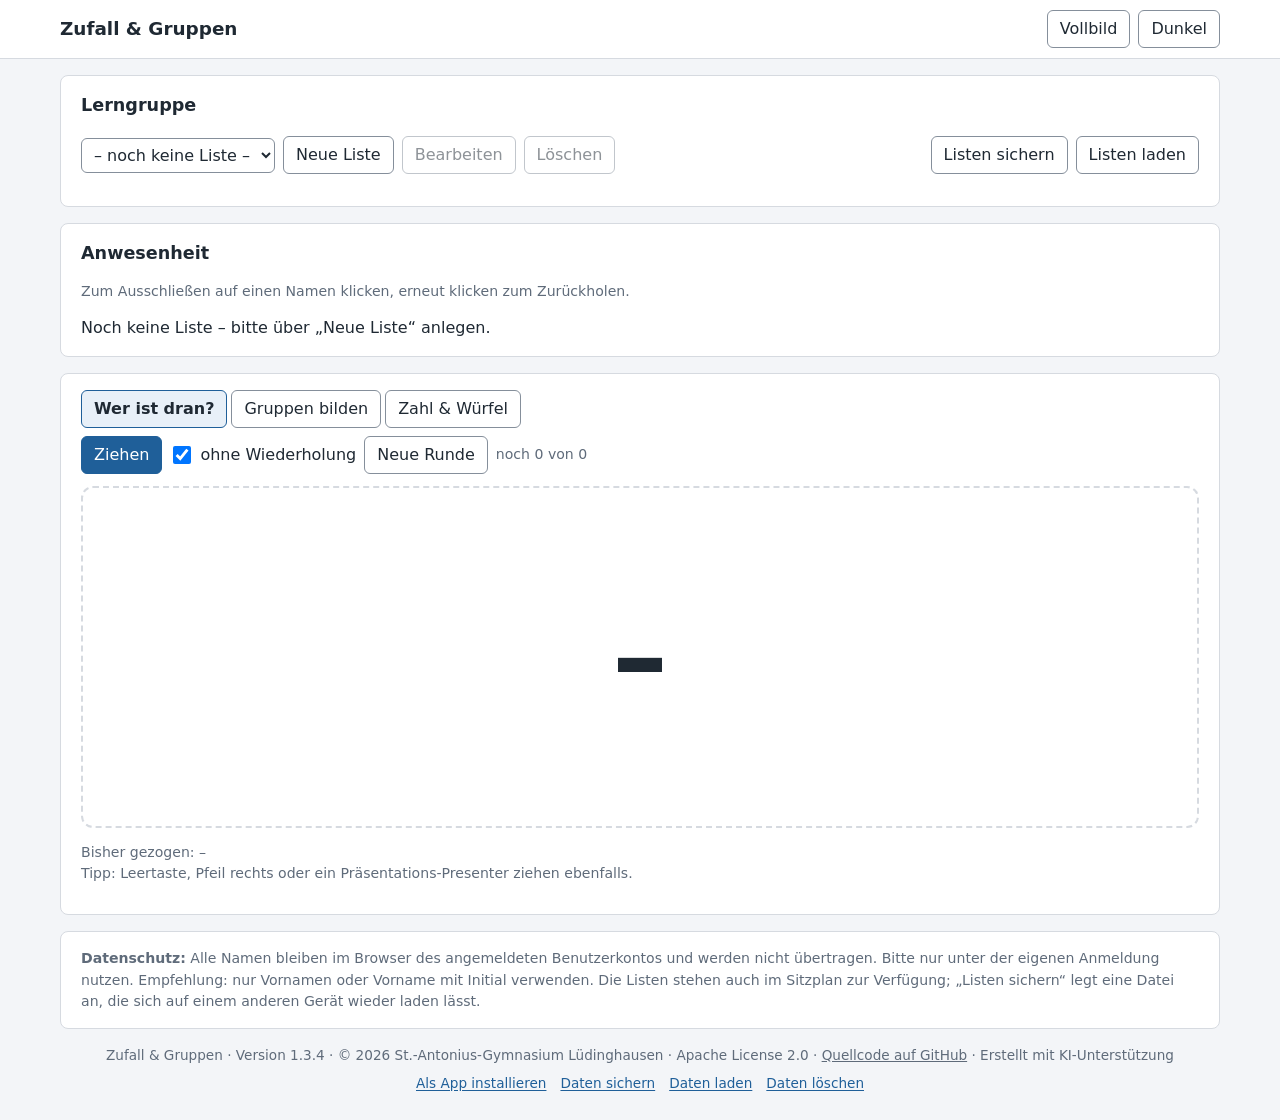
<file: werkzeuge/gruppen/index.html>
<!DOCTYPE html>
<!-- SPDX-License-Identifier: Apache-2.0 · © 2026 St.-Antonius-Gymnasium Lüdinghausen -->
<html lang="de">
<head>
<meta charset="UTF-8">
<!-- pwa --><script src="pwa.js?v=cd8d50b6a8" data-tool="gruppen" data-name="Zufall &amp; Gruppen" data-daten="ja" data-schluessel=""></script><!-- /pwa -->
<meta name="viewport" content="width=device-width, initial-scale=1.0">
<link rel="icon" href="icons/icon.svg" type="image/svg+xml">
<meta name="robots" content="noindex">
<title>Zufall &amp; Gruppen</title>
<style>
:root{--auf-akzent:#fff;--hinter:#f3f5f8;--flaeche:#fff;--text:#1f2933;--dezent:#5f6b7a;--rand:#d6dae0;--rand-feld:#858f9b;--akzent:#1f5f99;--akzent-hell:#e8f0f8;--abwesend:#eceef1}
[data-design="dunkel"]{--auf-akzent:#0e131c;--hinter:#14181d;--flaeche:#1e242b;--text:#e6e9ed;--dezent:#9aa4b1;--rand:#343c46;--rand-feld:#7d8794;--akzent:#5aa0e6;--akzent-hell:#243447;--abwesend:#2a3038}
*{box-sizing:border-box}
body{margin:0;font-family:system-ui,-apple-system,"Segoe UI",Roboto,Arial,sans-serif;background:var(--hinter);color:var(--text);line-height:1.5}
header{background:var(--flaeche);border-bottom:1px solid var(--rand)}
.kopf{max-width:1200px;margin:0 auto;padding:10px 20px;display:flex;flex-wrap:wrap;gap:8px;align-items:center}
.kopf h1{font-size:1.15rem;margin:0;flex:1}
.kopf a{color:var(--akzent);text-decoration:none;font-size:.9rem}
main{max-width:1200px;margin:16px auto;padding:0 20px;display:grid;gap:16px;grid-template-columns:minmax(0,1fr)}
section{background:var(--flaeche);border:1px solid var(--rand);border-radius:8px;padding:16px 20px}
h2{font-size:1.1rem;margin:0 0 10px}
button,select,input,textarea{font:inherit;color:var(--text)}
button{padding:6px 12px;border:1px solid var(--rand-feld);background:var(--flaeche);border-radius:6px;cursor:pointer}
button:hover{background:var(--akzent-hell)}
button:disabled{opacity:.5;cursor:default}
button.primaer{background:var(--akzent);border-color:var(--akzent);color:var(--auf-akzent)}
select,input[type=text],input[type=number],textarea{padding:6px 8px;border:1px solid var(--rand-feld);border-radius:6px;background:var(--flaeche)}
textarea{width:100%;resize:vertical}
label{display:inline-flex;gap:6px;align-items:center;max-width:100%;flex-wrap:wrap}
input,select,textarea{max-width:100%}
input[type=checkbox],input[type=radio]{width:18px;height:18px;margin:3px}
input[type=range]{min-height:24px}
.zeile{display:flex;flex-wrap:wrap;gap:8px;align-items:center;margin:8px 0}
.dezent{color:var(--dezent)}.klein{font-size:.88rem}
[hidden]{display:none!important}
hr{border:none;border-top:1px solid var(--rand);margin:14px 0}
details{margin:8px 0}
summary{cursor:pointer;color:var(--akzent)}
.chips{display:flex;flex-wrap:wrap;gap:6px;margin-top:8px}
.chip{padding:4px 12px;border-radius:16px;border:1px solid var(--akzent);background:var(--akzent-hell)}
.chip.abwesend{background:var(--abwesend);border-color:var(--rand);color:var(--dezent);text-decoration:line-through}
.reiter{display:flex;flex-wrap:wrap;gap:4px;margin-bottom:8px}
.reiter button.aktiv{background:var(--akzent-hell);border-color:var(--akzent);font-weight:600}
.unterreiter button{font-size:.9rem;padding:4px 10px}
.buehne{min-height:38vh;display:flex;align-items:center;justify-content:center;text-align:center;font-size:clamp(2.5rem,9vw,7rem);font-weight:700;border:2px dashed var(--rand);border-radius:12px;margin:12px 0;padding:10px;word-break:break-word}
.buehne.mehrere{font-size:clamp(1.8rem,5vw,4rem)}
.buehne.rollt{color:var(--dezent)}
.gruppen{display:grid;grid-template-columns:repeat(auto-fill,minmax(210px,1fr));gap:12px;margin-top:12px}
.gruppe{border:2px solid var(--akzent);border-radius:10px;padding:10px 14px}
.gruppe h3{margin:0 0 6px;font-size:1rem;color:var(--akzent)}
.gruppe ul{margin:0;padding-left:18px;font-size:1.25rem}
.rolle{color:var(--dezent);font-size:.95rem}
.warnung{background:#fff6dc;border:1px solid #e6c35c;color:#5c4400;padding:8px 12px;border-radius:6px;margin-top:10px}
/* Würfel */
.wuerfel-feld{--w:120px;display:flex;flex-wrap:wrap;gap:calc(var(--w) * .45);justify-content:center;align-items:center;min-height:38vh;border:2px dashed var(--rand);border-radius:12px;margin:12px 0;padding:40px 20px;perspective:1000px}
.wuerfel{position:relative;width:var(--w);height:var(--w);transform-style:preserve-3d;transition:transform 1.3s cubic-bezier(.15,.75,.25,1)}
.seite{position:absolute;inset:0;display:grid;grid-template:repeat(3,1fr)/repeat(3,1fr);padding:14%;background:#fff;border:2px solid #d0d5db;border-radius:16%;box-shadow:inset 0 0 14px rgba(0,0,0,.12);backface-visibility:hidden}
.seite span{display:block;width:72%;height:72%;margin:auto;border-radius:50%}
.seite span.auge{background:#1f2933}
.s1{transform:translateZ(calc(var(--w) / 2))}
.s6{transform:rotateY(180deg) translateZ(calc(var(--w) / 2))}
.s2{transform:rotateY(90deg) translateZ(calc(var(--w) / 2))}
.s5{transform:rotateY(-90deg) translateZ(calc(var(--w) / 2))}
.s3{transform:rotateX(90deg) translateZ(calc(var(--w) / 2))}
.s4{transform:rotateX(-90deg) translateZ(calc(var(--w) / 2))}
#wuerfel-summe{font-size:1.4rem;font-weight:600;color:var(--text)}
footer{max-width:1200px;margin:0 auto 24px;padding:0 20px;color:var(--dezent);font-size:.85rem;text-align:center}
footer a{color:inherit}
#meldung{position:fixed;right:16px;bottom:16px;background:#1f2933;color:#fff;padding:10px 14px;border-radius:6px;max-width:380px;z-index:10}
:root:fullscreen #s-liste,:root:fullscreen #s-hinweis,:root:fullscreen footer{display:none}
:root:fullscreen main{max-width:none}
@media (prefers-reduced-motion:reduce){.wuerfel{transition:none}}
@media print{
  :root,[data-design="dunkel"]{--hinter:#fff;--flaeche:#fff;--text:#000;--dezent:#444;--rand:#bbb;--akzent:#1f5f99;--akzent-hell:#eef3f9;--abwesend:#eee}
  header,footer,#s-liste,#s-anwesenheit,#s-hinweis,.reiter,.steuerung,#meldung{display:none!important}
  section{border:none}
  .gruppe{break-inside:avoid}
}
</style>
<style id="quellcode-druck">@media print{a.quellcode::after{content:" (github.com/Schulwerkzeuge/browserwerkzeuge)"}}</style>
<!-- pwa -->
<link rel="manifest" href="manifest.webmanifest">
<link rel="apple-touch-icon" href="icons/apple-touch-icon.png">
<meta name="theme-color" content="#ffffff" media="(prefers-color-scheme: light)">
<meta name="theme-color" content="#14181d" media="(prefers-color-scheme: dark)">
<meta name="mobile-web-app-capable" content="yes">
<meta name="apple-mobile-web-app-capable" content="yes">
<meta name="apple-mobile-web-app-title" content="Zufall">
<meta name="apple-mobile-web-app-status-bar-style" content="default">
<!-- /pwa -->
</head>
<body>
<header>
  <div class="kopf">
    <h1>Zufall &amp; Gruppen</h1>
    <a id="ruecklink" href="../" hidden>← Übersicht</a>
    <button type="button" id="btn-vollbild">Vollbild</button>
    <button type="button" id="btn-design">Dunkel</button>
  </div>
</header>

<main>
  <section id="s-liste">
    <h2>Lerngruppe</h2>
    <div class="zeile">
      <select id="liste-wahl" aria-label="Lerngruppe wählen"></select>
      <button type="button" id="btn-neu">Neue Liste</button>
      <button type="button" id="btn-bearbeiten">Bearbeiten</button>
      <button type="button" id="btn-loeschen">Löschen</button>
      <span style="margin-left:auto" class="zeile">
        <button type="button" id="btn-export">Listen sichern</button>
        <button type="button" id="btn-import">Listen laden</button>
      </span>
      <input type="file" id="datei-json" accept=".json,application/json" hidden>
    </div>

    <div id="editor" hidden>
      <hr>
      <div class="zeile"><label>Name der Liste <input type="text" id="e-name" placeholder="z. B. 6a oder Q1 GK Geschichte"></label></div>
      <p class="klein">Namen einfügen (einer pro Zeile) oder eine CSV-Datei einlesen, z. B. aus Moodle:</p>
      <div class="zeile">
        <input type="file" id="e-datei" accept=".csv,.txt,text/csv">
        <label>Namensformat beim Einlesen
          <select id="e-format">
            <option value="vorname">Vorname (bei Doppelung mit Initial)</option>
            <option value="initial">Vorname N.</option>
            <option value="voll">Vorname Nachname</option>
          </select>
        </label>
        <label id="e-gruppe-label" hidden>Moodle-Gruppe <select id="e-gruppe"></select></label>
      </div>
      <textarea id="e-namen" rows="10" placeholder="Anna&#10;Ben&#10;…"></textarea>
      <p class="dezent klein" id="e-info"></p>
      <div class="zeile">
        <button type="button" class="primaer" id="e-speichern">Speichern</button>
        <button type="button" id="e-abbrechen">Abbrechen</button>
      </div>
    </div>
  </section>

  <section id="s-anwesenheit">
    <h2>Anwesenheit <span class="dezent klein" id="anwesend-zahl"></span></h2>
    <p class="dezent klein">Zum Ausschließen auf einen Namen klicken, erneut klicken zum Zurückholen.</p>
    <div class="chips" id="chips"></div>
  </section>

  <section>
    <div class="reiter">
      <button type="button" data-reiter="zufall" class="aktiv">Wer ist dran?</button>
      <button type="button" data-reiter="gruppen">Gruppen bilden</button>
      <button type="button" data-reiter="zahl">Zahl &amp; Würfel</button>
    </div>

    <div id="p-zufall">
      <div class="zeile steuerung">
        <button type="button" class="primaer" id="btn-ziehen">Ziehen</button>
        <label><input type="checkbox" id="ohne-wiederholung" checked> ohne Wiederholung</label>
        <button type="button" id="btn-runde">Neue Runde</button>
        <span class="dezent klein" id="rest-anzeige"></span>
      </div>
      <div class="buehne" id="buehne" aria-live="polite">–</div>
      <p class="dezent klein">Bisher gezogen: <span id="verlauf">–</span><br>
        Tipp: Leertaste, Pfeil rechts oder ein Präsentations-Presenter ziehen ebenfalls.</p>
    </div>

    <div id="p-gruppen" hidden>
      <div class="zeile steuerung">
        <select id="modus" aria-label="Art der Einteilung">
          <option value="anzahl">Anzahl Gruppen</option>
          <option value="groesse">Personen pro Gruppe</option>
        </select>
        <input type="number" id="zahl" min="1" max="50" value="4" style="width:80px" aria-label="Zahl">
        <label id="rest-label" hidden>
          <select id="rest" aria-label="Umgang mit übrigen Personen">
            <option value="verteilen">Gruppen eher größer</option>
            <option value="zusatz">Gruppen eher kleiner</option>
          </select>
        </label>
        <button type="button" class="primaer" id="btn-gruppen">Gruppen bilden</button>
        <button type="button" id="btn-kopieren">Kopieren</button>
        <button type="button" id="btn-drucken">Drucken</button>
      </div>
      <details class="steuerung">
        <summary>Wer soll nicht zusammenarbeiten?</summary>
        <p class="dezent klein">Pro Zeile zwei oder mehr Namen, durch Komma getrennt – z. B. „Anna, Ben“. Wird pro Liste gespeichert und auch im Sitzplan berücksichtigt.</p>
        <textarea id="nicht-zusammen" rows="3"></textarea>
      </details>
      <details class="steuerung">
        <summary>Rollen in den Gruppen (optional)</summary>
        <p class="dezent klein">Kommagetrennt, z. B. „Zeitwächter, Protokoll, Sprecher“. Die Rollen werden in jeder Gruppe zufällig vergeben.</p>
        <input type="text" id="rollen" style="width:100%" placeholder="Zeitwächter, Protokoll, Sprecher">
      </details>
      <div id="gruppen-hinweis"></div>
      <div class="gruppen" id="gruppen"></div>
    </div>

    <div id="p-zahl" hidden>
      <div class="reiter unterreiter steuerung">
        <button type="button" data-art="zahl" class="aktiv">Zufallszahl</button>
        <button type="button" data-art="wuerfel">Würfel</button>
      </div>

      <div id="art-zahl">
        <div class="zeile steuerung">
          <label>von <input type="number" id="zahl-von" value="1" style="width:100px"></label>
          <label>bis <input type="number" id="zahl-bis" value="100" style="width:100px"></label>
          <label>Anzahl <input type="number" id="zahl-anzahl" value="1" min="1" max="50" style="width:70px"></label>
          <label><input type="checkbox" id="zahl-ohne" checked> ohne Wiederholung</label>
          <button type="button" class="primaer" id="btn-zahl">Erzeugen</button>
        </div>
        <div class="buehne" id="zahl-buehne" aria-live="polite">–</div>
        <p class="dezent klein">Bisher: <span id="zahl-verlauf">–</span></p>
      </div>

      <div id="art-wuerfel" hidden>
        <div class="zeile steuerung">
          <label>Anzahl Würfel
            <select id="wuerfel-anzahl">
              <option>1</option><option>2</option><option>3</option><option>4</option><option>5</option>
            </select>
          </label>
          <button type="button" class="primaer" id="btn-wuerfeln">Würfeln</button>
          <span id="wuerfel-summe" aria-live="polite"></span>
        </div>
        <div class="wuerfel-feld" id="wuerfel-feld"></div>
      </div>
      <p class="dezent klein steuerung">Tipp: Leertaste, Pfeil rechts oder ein Präsentations-Presenter lösen ebenfalls aus.</p>
    </div>
  </section>

  <section id="s-hinweis" class="klein dezent">
    <strong>Datenschutz:</strong> Alle Namen bleiben im Browser des angemeldeten Benutzerkontos und werden nicht übertragen. Bitte nur unter der eigenen Anmeldung nutzen. Empfehlung: nur Vornamen oder Vorname mit Initial verwenden. Die Listen stehen auch im Sitzplan zur Verfügung; „Listen sichern“ legt eine Datei an, die sich auf einem anderen Gerät wieder laden lässt.
  </section>
</main>

<footer>
  Zufall &amp; Gruppen · Version 1.3.4 · © 2026 St.-Antonius-Gymnasium Lüdinghausen · Apache License 2.0 · <a class="quellcode" href="https://github.com/Schulwerkzeuge/browserwerkzeuge" target="_blank" rel="noopener">Quellcode auf GitHub</a> · Erstellt mit KI-Unterstützung<!-- rechtliches --><!-- /rechtliches -->
</footer>

<div id="meldung" role="status" hidden></div>

<script>
"use strict";
// SPDX-License-Identifier: Apache-2.0

const SPEICHER = "browserwerkzeuge-klassenlisten";   // gemeinsam mit dem Sitzplan
const DESIGN = "browserwerkzeuge-theme";
const ROLLEN = "browserwerkzeuge-gruppen-rollen";
const EINSTELLUNGEN = "browserwerkzeuge-zufall-einstellungen";
// Drehung des Würfels, damit die jeweilige Augenzahl nach vorne zeigt: [rotateX, rotateY]
const WUERFEL_ZIEL = { 1: [0, 0], 2: [0, -90], 3: [-90, 0], 4: [90, 0], 5: [0, 90], 6: [0, -180] };
// Augenpositionen im 3×3-Raster (1 = oben links … 9 = unten rechts)
const AUGEN = { 1: [5], 2: [1, 9], 3: [1, 5, 9], 4: [1, 3, 7, 9], 5: [1, 3, 5, 7, 9], 6: [1, 3, 4, 6, 7, 9] };
const $ = id => document.getElementById(id);
// Der Browserspeicher kann gesperrt sein (z. B. Safari „Alle Cookies blockieren“) – dann ohne Speicher weiterarbeiten
const speicher = {
  lies(k) { try { return localStorage.getItem(k); } catch (e) { return null; } },
  schreib(k, v) { try { localStorage.setItem(k, v); return true; } catch (e) { return false; } }
};

// Klassenlisten aus Speicher oder Datei prüfen: nur Listen mit Namensfeld, Namen nur als Text.
// Weitere Felder (z. B. Sitzpläne) bleiben unverändert erhalten – sie prüft der Sitzplan selbst.
const VERBOTENE_NAMEN = new Set(["__proto__", "constructor", "prototype"]);
function bereinigeListen(roh) {
  const listen = {};
  if (!roh || typeof roh !== "object" || Array.isArray(roh)) return listen;
  for (const [name, l] of Object.entries(roh)) {
    const n = String(name).trim();
    if (!n || VERBOTENE_NAMEN.has(n) || !l || typeof l !== "object" || !Array.isArray(l.namen)) continue;
    listen[n] = { ...l, namen: l.namen.filter(x => typeof x === "string" && x.trim()),
                  nichtZusammen: typeof l.nichtZusammen === "string" ? l.nichtZusammen : "" };
  }
  return listen;
}

// Liest den gemeinsamen Listenspeicher immer frisch ein
function liesSpeicher() {
  try {
    const d = JSON.parse(speicher.lies(SPEICHER));
    if (d && d.listen && typeof d.listen === "object")
      return { version: 1, ...d, aktiv: typeof d.aktiv === "string" ? d.aktiv : "", listen: bereinigeListen(d.listen) };
  } catch (e) { /* beschädigte Daten ignorieren */ }
  return { version: 1, listen: {}, aktiv: "" };
}
// Klassenlisten zurückschreiben. Ist der vorhandene Eintrag unlesbar (beschädigt oder aus einer
// unbekannten Fassung), wird er vorher unter eigenem Namen aufbewahrt statt überschrieben.
function schreibeSpeicher(d) {
  const roh = speicher.lies(SPEICHER);
  if (roh !== null) {
    let lesbar = true;
    try { const alt = JSON.parse(roh); lesbar = !!(alt && typeof alt.listen === "object"); } catch (e) { lesbar = false; }
    if (!lesbar && !speicher.schreib(SPEICHER + "-unlesbar-" + Date.now(), roh)) return false;
  }
  return speicher.schreib(SPEICHER, JSON.stringify(d));
}


// Gleichverteilte Zufallszahl 0 … max-1 aus dem kryptografischen Zufallsgenerator
function zufallInt(max) {
  const grenze = Math.floor(0x100000000 / max) * max;
  const wert = new Uint32Array(1);
  do { crypto.getRandomValues(wert); } while (wert[0] >= grenze);
  return wert[0] % max;
}

function mische(liste) {
  const a = liste.slice();
  for (let i = a.length - 1; i > 0; i--) {
    const j = zufallInt(i + 1);
    [a[i], a[j]] = [a[j], a[i]];
  }
  return a;
}

// Datei als Text lesen: zuerst UTF-8, bei ungültigen Zeichen Windows-Kodierung (z. B. Excel-CSV)
async function leseText(datei) {
  const puffer = await datei.arrayBuffer();
  try {
    return new TextDecoder("utf-8", { fatal: true }).decode(puffer);
  } catch (e) {
    return new TextDecoder("windows-1252").decode(puffer);
  }
}

// CSV einlesen (Trennzeichen ; , oder Tab, Anführungszeichen werden berücksichtigt)
function parseCsv(text) {
  text = text.replace(/^\uFEFF/, "");
  const ersteZeile = text.split(/\r?\n/, 1)[0];
  const trenner = [";", ",", "\t"].map(t => [t, ersteZeile.split(t).length]).sort((a, b) => b[1] - a[1])[0][0];
  const zeilen = [];
  let zeile = [], feld = "", inAnfuehrung = false;
  for (let i = 0; i < text.length; i++) {
    const c = text[i];
    if (inAnfuehrung) {
      if (c === '"') {
        if (text[i + 1] === '"') { feld += '"'; i++; } else inAnfuehrung = false;
      } else feld += c;
    } else if (c === '"') inAnfuehrung = true;
    else if (c === trenner) { zeile.push(feld); feld = ""; }
    else if (c === "\n" || c === "\r") {
      if (c === "\r" && text[i + 1] === "\n") i++;
      zeile.push(feld); zeilen.push(zeile); zeile = []; feld = "";
    } else feld += c;
  }
  if (feld !== "" || zeile.length) { zeile.push(feld); zeilen.push(zeile); }
  return zeilen.filter(z => z.some(f => f.trim() !== ""));
}

// "Vorname Nachname" oder "Nachname, Vorname"
function zerlegeName(text) {
  const t = (text || "").trim();
  if (t.includes(",")) {
    const [nachname, ...rest] = t.split(",");
    return { vorname: rest.join(",").trim(), nachname: nachname.trim(), gruppen: [] };
  }
  const teile = t.split(/\s+/).filter(Boolean);
  if (teile.length < 2) return { vorname: teile[0] || "", nachname: "", gruppen: [] };
  return { vorname: teile.slice(0, -1).join(" "), nachname: teile[teile.length - 1], gruppen: [] };
}

// Erkennt Moodle-Spalten (deutsch und englisch); liefert Personen und ggf. einen Hinweis
function leseTeilnehmende(zeilen) {
  if (!zeilen.length) return { personen: [], hinweis: "" };
  const kopf = zeilen[0].map(s => s.trim().toLowerCase());
  const finde = muster => kopf.findIndex(k => muster.test(k));
  const iVor = finde(/^(vorname|first ?name|given ?name)$/);
  const iNach = finde(/^(nachname|last ?name|surname|family ?name|familienname)$/);
  const iVoll = finde(/^(vollständiger name|full ?name|name)$/);
  const iRolle = finde(/^(rollen?|roles?)$/);
  const iGruppe = finde(/^(gruppen?|groups?)$/);

  if (iVor < 0 && iVoll < 0) {
    const zweiSpalten = zeilen.filter(z => z.length >= 2 && z[0].trim() && z[1].trim()).length > zeilen.length / 2;
    if (zweiSpalten) {
      return {
        personen: zeilen.map(z => ({ vorname: (z[1] || "").trim(), nachname: (z[0] || "").trim(), gruppen: [] })).filter(p => p.vorname),
        hinweis: "Ohne Spaltenüberschriften wurde angenommen: 1. Spalte Nachname, 2. Spalte Vorname – bitte prüfen."
      };
    }
    return { personen: zeilen.map(z => zerlegeName(z[0])).filter(p => p.vorname), hinweis: "" };
  }

  const personen = zeilen.slice(1)
    .filter(z => iRolle < 0 || !/(trainer|teacher|manager|lehr)/i.test(z[iRolle] || ""))
    .map(z => {
      const person = iVor >= 0
        ? { vorname: (z[iVor] || "").trim(), nachname: iNach >= 0 ? (z[iNach] || "").trim() : "" }
        : zerlegeName(z[iVoll]);
      person.gruppen = iGruppe >= 0 ? (z[iGruppe] || "").split(/[,;]/).map(s => s.trim()).filter(Boolean) : [];
      return person;
    })
    .filter(p => p.vorname);
  return { personen, hinweis: "" };
}

function formatiere(personen, format) {
  const voll = p => [p.vorname, p.nachname].filter(Boolean).join(" ");
  const initial = p => (p.nachname ? `${p.vorname} ${p.nachname[0]}.` : p.vorname);
  if (format === "voll") return personen.map(voll);
  if (format === "initial") return personen.map(initial);
  const zaehle = liste => liste.reduce((m, n) => m.set(n, (m.get(n) || 0) + 1), new Map());
  let namen = personen.map(p => p.vorname);
  let anzahl = zaehle(namen);
  namen = personen.map((p, i) => (anzahl.get(namen[i]) > 1 ? initial(p) : namen[i]));
  anzahl = zaehle(namen);
  return personen.map((p, i) => (anzahl.get(namen[i]) > 1 ? voll(p) : namen[i]));
}

function eindeutig(namen) {
  const gesehen = new Map();
  return namen.map(n => {
    const k = (gesehen.get(n) || 0) + 1;
    gesehen.set(n, k);
    return k === 1 ? n : `${n} (${k})`;
  });
}

function zaehleVerstoesse(gruppen, verbote) {
  if (!verbote.length) return 0;
  const zuordnung = new Map();
  gruppen.forEach((g, i) => g.forEach(n => zuordnung.set(n, i)));
  return verbote.filter(([a, b]) => zuordnung.get(a) === zuordnung.get(b)).length;
}

function bildeGruppen(namen, anzahl, verbote) {
  let beste = null, besteFehler = Infinity;
  for (let versuch = 0; versuch < 2000 && besteFehler > 0; versuch++) {
    const gruppen = Array.from({ length: anzahl }, () => []);
    mische(namen).forEach((n, i) => gruppen[i % anzahl].push(n));
    const fehler = zaehleVerstoesse(gruppen, verbote);
    if (fehler < besteFehler) { beste = gruppen; besteFehler = fehler; }
  }
  return { gruppen: beste, fehler: besteFehler };
}

function reduzierteBewegung() {
  return matchMedia("(prefers-reduced-motion: reduce)").matches;
}

const App = {
  daten: { version: 1, listen: {}, aktiv: "" },
  aktiv: "",
  reiter: "zufall",
  art: "zahl",
  abwesend: new Set(),
  gezogen: new Set(),
  verlauf: [],
  importPersonen: null,
  importHinweis: "",
  bearbeiteterName: null,
  letzteGruppen: null,
  rollt: false,
  zahlRollt: false,
  zahlVerlauf: [],
  wuerfel: [],
  wuerfelRollt: false,
  meldungTimer: null,

  init() {
    this.daten = liesSpeicher();
    this.aktiv = Object.hasOwn(this.daten.listen, this.daten.aktiv) ? this.daten.aktiv : (Object.keys(this.daten.listen)[0] || "");
    this.initDesign();
    $("rollen").value = speicher.lies(ROLLEN) || "";
    this.ladeEinstellungen();
    this.binde();
    this.zeigeListe();
    this.baueWuerfel(Number($("wuerfel-anzahl").value));
    this.zeigeReiter(this.reiter);
    this.zeigeArt(this.art);
  },

  // Jede Änderung: frisch lesen, nur das Nötige ändern, zurückschreiben.
  // So bleiben Änderungen aus anderen Tabs (z. B. dem Sitzplan) erhalten.
  aendere(aenderung) {
    const d = liesSpeicher();
    aenderung(d);
    if (!schreibeSpeicher(d)) this.meldung("Speichern im Browser ist nicht möglich.");
    this.daten = d;
  },

  aktuelleListe() { return this.daten.listen[this.aktiv] || null; },
  anwesende() {
    const liste = this.aktuelleListe();
    return liste ? liste.namen.filter(n => !this.abwesend.has(n)) : [];
  },

  // ------------------------------------------------ Einstellungen

  ladeEinstellungen() {
    try {
      const e = JSON.parse(localStorage.getItem(EINSTELLUNGEN)) || {};
      if (["zufall", "gruppen", "zahl"].includes(e.reiter)) this.reiter = e.reiter;
      if (e.art === "wuerfel") this.art = "wuerfel";
      if (e.von !== undefined) $("zahl-von").value = e.von;
      if (e.bis !== undefined) $("zahl-bis").value = e.bis;
      if (e.anzahl !== undefined) $("zahl-anzahl").value = e.anzahl;
      if (typeof e.ohne === "boolean") $("zahl-ohne").checked = e.ohne;
      if (e.wuerfel) $("wuerfel-anzahl").value = e.wuerfel;
    } catch (e) { /* Standardwerte behalten */ }
  },

  speichereEinstellungen() {
    try {
      localStorage.setItem(EINSTELLUNGEN, JSON.stringify({
        reiter: this.reiter,
        art: this.art,
        von: $("zahl-von").value,
        bis: $("zahl-bis").value,
        anzahl: $("zahl-anzahl").value,
        ohne: $("zahl-ohne").checked,
        wuerfel: $("wuerfel-anzahl").value
      }));
    } catch (e) { /* ohne Folgen */ }
  },

  // ------------------------------------------------ Ereignisse

  binde() {
    $("liste-wahl").addEventListener("change", e => this.wechsleListe(e.target.value));
    $("btn-neu").addEventListener("click", () => this.oeffneEditor(null));
    $("btn-bearbeiten").addEventListener("click", () => { if (this.aktiv) this.oeffneEditor(this.aktiv); });
    $("btn-loeschen").addEventListener("click", () => this.loeschen());
    $("btn-export").addEventListener("click", () => this.exportiere());
    $("btn-import").addEventListener("click", () => $("datei-json").click());
    $("datei-json").addEventListener("change", e => {
      const datei = e.target.files[0];
      e.target.value = "";
      if (datei) this.importiere(datei);
    });

    $("e-datei").addEventListener("change", e => { const d = e.target.files[0]; if (d) this.leseDatei(d); });
    $("e-format").addEventListener("change", () => this.fuelleEditorNamen());
    $("e-gruppe").addEventListener("change", () => {
      if (!$("e-name").value.trim() && $("e-gruppe").value) $("e-name").value = $("e-gruppe").value;
      this.fuelleEditorNamen();
    });
    $("e-speichern").addEventListener("click", () => this.editorSpeichern());
    $("e-abbrechen").addEventListener("click", () => { $("editor").hidden = true; });

    document.querySelectorAll("[data-reiter]").forEach(b =>
      b.addEventListener("click", () => this.zeigeReiter(b.dataset.reiter)));
    document.querySelectorAll("[data-art]").forEach(b =>
      b.addEventListener("click", () => this.zeigeArt(b.dataset.art)));

    $("btn-ziehen").addEventListener("click", () => this.ziehen());
    $("btn-runde").addEventListener("click", () => this.neueRunde());
    $("ohne-wiederholung").addEventListener("change", () => this.renderZufallStatus());

    $("modus").addEventListener("change", () => { $("rest-label").hidden = $("modus").value !== "groesse"; });
    $("btn-gruppen").addEventListener("click", () => this.gruppenBilden());
    $("btn-kopieren").addEventListener("click", () => this.gruppenKopieren());
    $("btn-drucken").addEventListener("click", () => window.print());
    $("nicht-zusammen").addEventListener("input", () => {
      const wert = $("nicht-zusammen").value, name = this.aktiv;
      if (name) this.aendere(d => { if (d.listen[name]) d.listen[name].nichtZusammen = wert; });
    });
    $("rollen").addEventListener("input", () => speicher.schreib(ROLLEN, $("rollen").value));

    $("btn-zahl").addEventListener("click", () => this.zieheZahl());
    ["zahl-von", "zahl-bis", "zahl-anzahl", "zahl-ohne"].forEach(id =>
      $(id).addEventListener("change", () => this.speichereEinstellungen()));
    $("btn-wuerfeln").addEventListener("click", () => this.wuerfeln());
    $("wuerfel-anzahl").addEventListener("change", () => {
      this.baueWuerfel(Number($("wuerfel-anzahl").value));
      this.speichereEinstellungen();
    });

    $("btn-vollbild").addEventListener("click", () => {
      if (document.fullscreenElement) document.exitFullscreen();
      else document.documentElement.requestFullscreen().catch(() => this.meldung("Vollbild ist hier nicht möglich."));
    });
    document.addEventListener("fullscreenchange", () => {
      $("btn-vollbild").textContent = document.fullscreenElement ? "Vollbild beenden" : "Vollbild";
    });
    $("btn-design").addEventListener("click", () => {
      const neu = document.documentElement.dataset.design === "dunkel" ? "hell" : "dunkel";
      this.setzeDesign(neu);
      speicher.schreib(DESIGN, neu === "dunkel" ? "dark" : "light");
    });

    // Tastatur und Presenter: Leertaste, Pfeil rechts, Bild ab – löst im aktiven Reiter aus
    document.addEventListener("keydown", e => {
      const tag = e.target.tagName;
      if (["INPUT", "TEXTAREA", "SELECT"].includes(tag)) return;
      if (e.key === " " && tag === "BUTTON") return;
      if (![" ", "ArrowRight", "PageDown"].includes(e.key)) return;
      if (this.reiter === "zufall") { e.preventDefault(); this.ziehen(); }
      else if (this.reiter === "zahl") {
        e.preventDefault();
        if (this.art === "wuerfel") this.wuerfeln(); else this.zieheZahl();
      }
    });

    // Änderungen aus anderen Tabs übernehmen (z. B. neue Liste im Sitzplan)
    window.addEventListener("storage", e => {
      if (e.key === SPEICHER) this.uebernehmeFremdeAenderung();
    });
  },

  zeigeReiter(name) {
    this.reiter = name;
    document.querySelectorAll("[data-reiter]").forEach(x => x.classList.toggle("aktiv", x.dataset.reiter === name));
    $("p-zufall").hidden = name !== "zufall";
    $("p-gruppen").hidden = name !== "gruppen";
    $("p-zahl").hidden = name !== "zahl";
    // Für Zahl & Würfel wird keine Klassenliste gebraucht
    $("s-liste").hidden = name === "zahl";
    $("s-anwesenheit").hidden = name === "zahl";
    this.speichereEinstellungen();
  },

  zeigeArt(art) {
    this.art = art;
    document.querySelectorAll("[data-art]").forEach(x => x.classList.toggle("aktiv", x.dataset.art === art));
    $("art-zahl").hidden = art !== "zahl";
    $("art-wuerfel").hidden = art !== "wuerfel";
    this.speichereEinstellungen();
  },

  uebernehmeFremdeAenderung() {
    this.daten = liesSpeicher();
    if (!Object.hasOwn(this.daten.listen, this.aktiv)) {
      this.aktiv = Object.keys(this.daten.listen)[0] || "";
      this.zeigeListe();
      return;
    }
    const namen = new Set(this.aktuelleListe().namen);
    [...this.abwesend].forEach(n => { if (!namen.has(n)) this.abwesend.delete(n); });
    [...this.gezogen].forEach(n => { if (!namen.has(n)) this.gezogen.delete(n); });
    if (document.activeElement !== $("nicht-zusammen")) $("nicht-zusammen").value = this.aktuelleListe().nichtZusammen || "";
    this.renderListenwahl();
    this.renderChips();
    this.renderZufallStatus();
  },

  initDesign() {
    const gespeichert = speicher.lies(DESIGN);
    const dunkel = gespeichert ? gespeichert === "dark" : matchMedia("(prefers-color-scheme: dark)").matches;
    this.setzeDesign(dunkel ? "dunkel" : "hell");
  },

  setzeDesign(design) {
    document.documentElement.dataset.design = design;
    $("btn-design").textContent = design === "dunkel" ? "Hell" : "Dunkel";
  },

  meldung(text) {
    const m = $("meldung");
    m.textContent = text;
    m.hidden = false;
    clearTimeout(this.meldungTimer);
    this.meldungTimer = setTimeout(() => { m.hidden = true; }, 4500);
  },

  // ------------------------------------------------ Listen

  renderListenwahl() {
    const wahl = $("liste-wahl");
    wahl.innerHTML = "";
    const namen = Object.keys(this.daten.listen).sort((a, b) => a.localeCompare(b, "de", { numeric: true }));
    if (!namen.length) wahl.add(new Option("– noch keine Liste –", ""));
    namen.forEach(n => wahl.add(new Option(`${n} (${this.daten.listen[n].namen.length})`, n)));
    wahl.value = this.aktiv;
    $("btn-bearbeiten").disabled = $("btn-loeschen").disabled = !namen.length;
  },

  // Setzt die Sitzungsdaten zurück und zeigt die aktuelle Liste an (ohne zu speichern)
  zeigeListe() {
    this.abwesend.clear();
    this.gezogen.clear();
    this.verlauf = [];
    this.letzteGruppen = null;
    $("buehne").textContent = "–";
    $("gruppen").innerHTML = "";
    $("gruppen-hinweis").innerHTML = "";
    const liste = this.aktuelleListe();
    $("nicht-zusammen").value = liste ? (liste.nichtZusammen || "") : "";
    this.renderListenwahl();
    this.renderChips();
    this.renderZufallStatus();
  },

  wechsleListe(name) {
    this.aktiv = name;
    this.aendere(d => { d.aktiv = name; });
    this.zeigeListe();
  },

  loeschen() {
    const name = this.aktiv;
    if (!name || !confirm(`Liste „${name}“ einschließlich ihrer Sitzpläne löschen?`)) return;
    this.aendere(d => {
      delete d.listen[name];
      d.aktiv = Object.keys(d.listen)[0] || "";
    });
    this.aktiv = this.daten.aktiv;
    this.zeigeListe();
  },

  oeffneEditor(name) {
    this.bearbeiteterName = name;
    this.importPersonen = null;
    this.importHinweis = "";
    $("e-name").value = name || "";
    $("e-namen").value = name && this.daten.listen[name] ? this.daten.listen[name].namen.join("\n") : "";
    $("e-datei").value = "";
    $("e-gruppe-label").hidden = true;
    $("e-info").textContent = "";
    $("editor").hidden = false;
    $("e-name").focus();
  },

  async leseDatei(datei) {
    const { personen, hinweis } = leseTeilnehmende(parseCsv(await leseText(datei)));
    if (!personen.length) { this.meldung("In der Datei wurden keine Namen gefunden."); return; }
    this.importPersonen = personen;
    this.importHinweis = hinweis;
    const gruppen = [...new Set(personen.flatMap(p => p.gruppen))].sort((a, b) => a.localeCompare(b, "de", { numeric: true }));
    const wahl = $("e-gruppe");
    wahl.innerHTML = "";
    wahl.add(new Option("alle", ""));
    gruppen.forEach(g => wahl.add(new Option(g, g)));
    $("e-gruppe-label").hidden = !gruppen.length;
    this.fuelleEditorNamen();
  },

  fuelleEditorNamen() {
    if (!this.importPersonen) return;
    const gruppe = $("e-gruppe").value;
    const auswahl = this.importPersonen.filter(p => !gruppe || p.gruppen.includes(gruppe));
    const namen = formatiere(auswahl, $("e-format").value).sort((a, b) => a.localeCompare(b, "de"));
    $("e-namen").value = namen.join("\n");
    $("e-info").textContent = [
      `${namen.length} Namen übernommen.`,
      this.importHinweis,
      "Gespeichert werden nur die Namen oben – die heruntergeladene CSV-Datei enthält meist weitere Daten und sollte danach gelöscht werden."
    ].filter(Boolean).join(" ");
  },

  editorSpeichern() {
    const name = $("e-name").value.trim();
    if (!name) { this.meldung("Bitte einen Namen für die Liste angeben."); return; }
    const namen = eindeutig($("e-namen").value.split(/\r?\n/).map(s => s.trim()).filter(Boolean));
    if (!namen.length) { this.meldung("Die Liste enthält keine Namen."); return; }
    const alterName = this.bearbeiteterName;
    if (name !== alterName && Object.hasOwn(this.daten.listen, name) &&
        !confirm(`Eine Liste „${name}“ gibt es schon. Namen überschreiben?`)) return;
    this.aendere(d => {
      const alt = alterName ? d.listen[alterName] : null;
      if (alterName && alterName !== name) delete d.listen[alterName];
      const vorhanden = d.listen[name] || {};
      // Weitere Felder (z. B. Sitzpläne) bleiben erhalten
      d.listen[name] = { ...vorhanden, ...(alt || {}), namen, nichtZusammen: (alt || vorhanden).nichtZusammen || "" };
      d.aktiv = name;
    });
    this.aktiv = name;
    $("editor").hidden = true;
    this.zeigeListe();
    this.meldung(`Liste „${name}“ gespeichert.`);
  },

  exportiere() {
    const url = URL.createObjectURL(new Blob([JSON.stringify(liesSpeicher(), null, 2)], { type: "application/json" }));
    const a = document.createElement("a");
    a.href = url;
    a.download = "Klassenlisten.json";
    document.body.appendChild(a);
    a.click();
    a.remove();
    setTimeout(() => URL.revokeObjectURL(url), 10000);   // großzügig: Safari/iPad beginnt den Download teils verzögert
  },

  async importiere(datei) {
    try {
      const d = JSON.parse(await leseText(datei));
      if (!d || typeof d.listen !== "object") throw new Error("Format");
      const neu = bereinigeListen(d.listen);
      const doppelt = Object.keys(neu).filter(n => Object.hasOwn(this.daten.listen, n));
      if (doppelt.length && !confirm(`Diese Listen gibt es schon und werden samt ihrer Sitzpläne durch die Fassung aus der Datei ersetzt: ${doppelt.join(", ")}. Fortfahren?`)) return;
      this.aendere(s => Object.assign(s.listen, neu));
      if (!this.aktiv) this.aktiv = Object.keys(neu)[0] || "";
      this.zeigeListe();
      this.meldung(`${Object.keys(neu).length} Liste(n) geladen.`);
    } catch (e) {
      this.meldung("Die Datei ist keine gültige Listen-Sicherung.");
    }
  },

  // ------------------------------------------------ Anwesenheit

  renderChips() {
    const ziel = $("chips");
    ziel.innerHTML = "";
    const liste = this.aktuelleListe();
    if (!liste) {
      ziel.textContent = "Noch keine Liste – bitte über „Neue Liste“ anlegen.";
      $("anwesend-zahl").textContent = "";
      return;
    }
    liste.namen.forEach(n => {
      const b = document.createElement("button");
      b.type = "button";
      b.className = "chip" + (this.abwesend.has(n) ? " abwesend" : "");
      b.textContent = n;
      b.setAttribute("aria-pressed", String(!this.abwesend.has(n)));
      b.addEventListener("click", () => {
        if (this.abwesend.has(n)) this.abwesend.delete(n); else this.abwesend.add(n);
        this.renderChips();
        this.renderZufallStatus();
      });
      ziel.appendChild(b);
    });
    $("anwesend-zahl").textContent = `(${this.anwesende().length} von ${liste.namen.length} anwesend)`;
  },

  // ------------------------------------------------ Wer ist dran?

  renderZufallStatus() {
    const anwesend = this.anwesende();
    const offen = anwesend.filter(n => !this.gezogen.has(n)).length;
    $("rest-anzeige").textContent = $("ohne-wiederholung").checked
      ? `noch ${offen} von ${anwesend.length}`
      : `${anwesend.length} anwesend`;
    $("verlauf").textContent = this.verlauf.length ? this.verlauf.join(", ") : "–";
  },

  ziehen() {
    if (this.rollt) return;
    const anwesend = this.anwesende();
    if (!anwesend.length) {
      this.meldung(this.aktuelleListe() ? "Es ist niemand als anwesend markiert." : "Bitte zuerst eine Liste anlegen.");
      return;
    }
    const ohneWiederholung = $("ohne-wiederholung").checked;
    let kandidaten = ohneWiederholung ? anwesend.filter(n => !this.gezogen.has(n)) : anwesend;
    if (!kandidaten.length) {
      this.gezogen.clear();
      kandidaten = anwesend;
      this.meldung("Alle waren dran – eine neue Runde beginnt.");
    }
    const gewaehlt = kandidaten[zufallInt(kandidaten.length)];
    const buehne = $("buehne");
    const fertig = () => {
      this.rollt = false;
      buehne.classList.remove("rollt");
      buehne.textContent = gewaehlt;
      if (ohneWiederholung) this.gezogen.add(gewaehlt);
      this.verlauf.push(gewaehlt);
      this.renderZufallStatus();
    };
    if (reduzierteBewegung() || anwesend.length < 2) { fertig(); return; }
    this.rollt = true;
    buehne.classList.add("rollt");
    let schritte = 0;
    const takt = setInterval(() => {
      buehne.textContent = anwesend[zufallInt(anwesend.length)];
      if (++schritte >= 14) { clearInterval(takt); fertig(); }
    }, 60);
  },

  neueRunde() {
    this.gezogen.clear();
    this.verlauf = [];
    $("buehne").textContent = "–";
    this.renderZufallStatus();
  },

  // ------------------------------------------------ Gruppen

  leseVerbote(anwesend) {
    const liste = this.aktuelleListe();
    const nachKlein = new Map(liste.namen.map(n => [n.toLowerCase(), n]));
    const vorhanden = new Set(anwesend);
    const verbote = [];
    const unbekannt = new Set();
    $("nicht-zusammen").value.split(/\r?\n/).forEach(zeile => {
      const namen = zeile.split(/[,;]/).map(s => s.trim()).filter(Boolean).map(s => {
        const treffer = nachKlein.get(s.toLowerCase());
        if (!treffer) unbekannt.add(s);
        return treffer;
      }).filter(n => n && vorhanden.has(n));
      for (let i = 0; i < namen.length; i++)
        for (let j = i + 1; j < namen.length; j++) verbote.push([namen[i], namen[j]]);
    });
    return { verbote, unbekannt: [...unbekannt] };
  },

  gruppenBilden() {
    const namen = this.anwesende();
    if (namen.length < 2) {
      this.meldung(this.aktuelleListe() ? "Es werden mindestens zwei anwesende Personen benötigt." : "Bitte zuerst eine Liste anlegen.");
      return;
    }
    const zahl = Math.max(1, parseInt($("zahl").value, 10) || 1);
    let anzahl;
    if ($("modus").value === "anzahl") anzahl = zahl;
    else if ($("rest").value === "zusatz") anzahl = Math.ceil(namen.length / zahl);
    else anzahl = Math.max(1, Math.floor(namen.length / zahl));
    anzahl = Math.min(anzahl, namen.length);

    const { verbote, unbekannt } = this.leseVerbote(namen);
    const { gruppen, fehler } = bildeGruppen(namen, anzahl, verbote);
    const rollen = $("rollen").value.split(/[,;\n]/).map(s => s.trim()).filter(Boolean);
    this.letzteGruppen = gruppen.map(g => mische(g).map((name, i) => ({ name, rolle: rollen[i] || "" })));

    const hinweis = $("gruppen-hinweis");
    hinweis.innerHTML = "";
    const warne = text => {
      const p = document.createElement("p");
      p.className = "warnung";
      p.textContent = text;
      hinweis.appendChild(p);
    };
    if (unbekannt.length) warne(`Nicht in der Liste gefunden: ${unbekannt.join(", ")}`);
    if (fehler > 0) warne(`Die Wünsche „nicht zusammen“ ließen sich nicht vollständig erfüllen (${fehler} Konflikt${fehler > 1 ? "e" : ""}). Mehr Gruppen oder weniger Einschränkungen helfen.`);

    const ziel = $("gruppen");
    ziel.innerHTML = "";
    this.letzteGruppen.forEach((g, i) => {
      const karte = document.createElement("div");
      karte.className = "gruppe";
      const h = document.createElement("h3");
      h.textContent = `Gruppe ${i + 1}`;
      const ul = document.createElement("ul");
      g.forEach(({ name, rolle }) => {
        const li = document.createElement("li");
        li.textContent = name;
        if (rolle) {
          const span = document.createElement("span");
          span.className = "rolle";
          span.textContent = ` – ${rolle}`;
          li.appendChild(span);
        }
        ul.appendChild(li);
      });
      karte.append(h, ul);
      ziel.appendChild(karte);
    });
  },

  async gruppenKopieren() {
    if (!this.letzteGruppen) { this.meldung("Bitte zuerst Gruppen bilden."); return; }
    const text = this.letzteGruppen
      .map((g, i) => `Gruppe ${i + 1}: ${g.map(p => (p.rolle ? `${p.name} (${p.rolle})` : p.name)).join(", ")}`)
      .join("\n");
    try {
      await navigator.clipboard.writeText(text);
      this.meldung("Gruppen in die Zwischenablage kopiert.");
    } catch (e) {
      const feld = document.createElement("textarea");
      feld.value = text;
      document.body.appendChild(feld);
      feld.select();
      const ok = document.execCommand("copy");
      feld.remove();
      this.meldung(ok ? "Gruppen in die Zwischenablage kopiert." : "Kopieren war nicht möglich.");
    }
  },

  // ------------------------------------------------ Zufallszahl

  zieheZahl() {
    if (this.zahlRollt) return;
    let von = parseInt($("zahl-von").value, 10);
    let bis = parseInt($("zahl-bis").value, 10);
    if (!Number.isFinite(von) || !Number.isFinite(bis)) { this.meldung("Bitte für „von“ und „bis“ ganze Zahlen angeben."); return; }
    if (von > bis) [von, bis] = [bis, von];
    const spanne = bis - von + 1;
    if (spanne > 1e9) { this.meldung("Der Bereich ist zu groß (höchstens eine Milliarde Zahlen)."); return; }
    let anzahl = Math.min(50, Math.max(1, parseInt($("zahl-anzahl").value, 10) || 1));
    const ohne = $("zahl-ohne").checked;
    if (ohne && anzahl > spanne) {
      anzahl = spanne;
      this.meldung(`Im Bereich gibt es nur ${spanne} verschiedene Zahlen.`);
    }

    let ergebnis;
    if (ohne) {
      const gezogen = new Set();
      while (gezogen.size < anzahl) gezogen.add(von + zufallInt(spanne));
      ergebnis = [...gezogen];
    } else {
      ergebnis = Array.from({ length: anzahl }, () => von + zufallInt(spanne));
    }

    const anzeige = $("zahl-buehne");
    anzeige.classList.toggle("mehrere", anzahl > 1);
    const fertig = () => {
      this.zahlRollt = false;
      anzeige.classList.remove("rollt");
      anzeige.textContent = ergebnis.join("  ·  ");
      this.zahlVerlauf.push(ergebnis.length > 1 ? `(${ergebnis.join(", ")})` : String(ergebnis[0]));
      if (this.zahlVerlauf.length > 15) this.zahlVerlauf.shift();
      $("zahl-verlauf").textContent = this.zahlVerlauf.join(" · ");
    };
    if (reduzierteBewegung() || spanne < 2) { fertig(); return; }
    this.zahlRollt = true;
    anzeige.classList.add("rollt");
    let schritte = 0;
    const takt = setInterval(() => {
      anzeige.textContent = ergebnis.map(() => von + zufallInt(spanne)).join("  ·  ");
      if (++schritte >= 12) { clearInterval(takt); fertig(); }
    }, 60);
  },

  // ------------------------------------------------ Würfel

  baueWuerfel(anzahl) {
    const feld = $("wuerfel-feld");
    feld.innerHTML = "";
    feld.style.setProperty("--w", (anzahl <= 2 ? 120 : anzahl === 3 ? 100 : 84) + "px");
    this.wuerfel = [];
    for (let i = 0; i < anzahl; i++) {
      const el = document.createElement("div");
      el.className = "wuerfel";
      el.setAttribute("role", "img");
      el.setAttribute("aria-label", "Würfel");
      for (let augenzahl = 1; augenzahl <= 6; augenzahl++) {
        const seite = document.createElement("div");
        seite.className = "seite s" + augenzahl;
        for (let feldNr = 1; feldNr <= 9; feldNr++) {
          const punkt = document.createElement("span");
          if (AUGEN[augenzahl].includes(feldNr)) punkt.className = "auge";
          seite.appendChild(punkt);
        }
        el.appendChild(seite);
      }
      el.style.transform = "rotateX(-18deg) rotateY(24deg)";
      feld.appendChild(el);
      this.wuerfel.push({ el, drehX: 0, drehY: 0 });
    }
    $("wuerfel-summe").textContent = "";
  },

  wuerfeln() {
    if (this.wuerfelRollt || !this.wuerfel.length) return;
    const augen = this.wuerfel.map(() => 1 + zufallInt(6));
    this.wuerfel.forEach((w, i) => {
      // Zwei bis vier zusätzliche volle Umdrehungen je Achse, dann Landung auf der gezogenen Seite
      w.drehX += 2 + zufallInt(3);
      w.drehY += 2 + zufallInt(3);
      const [ax, ay] = WUERFEL_ZIEL[augen[i]];
      const neigung = zufallInt(25) - 12;
      w.el.style.transform = `rotateZ(${neigung}deg) rotateX(${w.drehX * 360 + ax}deg) rotateY(${w.drehY * 360 + ay}deg)`;
      w.el.setAttribute("aria-label", `Würfel zeigt ${augen[i]}`);
    });
    this.wuerfelRollt = true;
    $("wuerfel-summe").textContent = "…";
    setTimeout(() => {
      this.wuerfelRollt = false;
      const summe = augen.reduce((a, b) => a + b, 0);
      $("wuerfel-summe").textContent = augen.length === 1
        ? `Gewürfelt: ${summe}`
        : `${augen.join(" + ")} = ${summe}`;
    }, reduzierteBewegung() ? 0 : 1350);
  }
};

document.addEventListener("DOMContentLoaded", () => App.init());
</script>
</body>
</html>
</file>
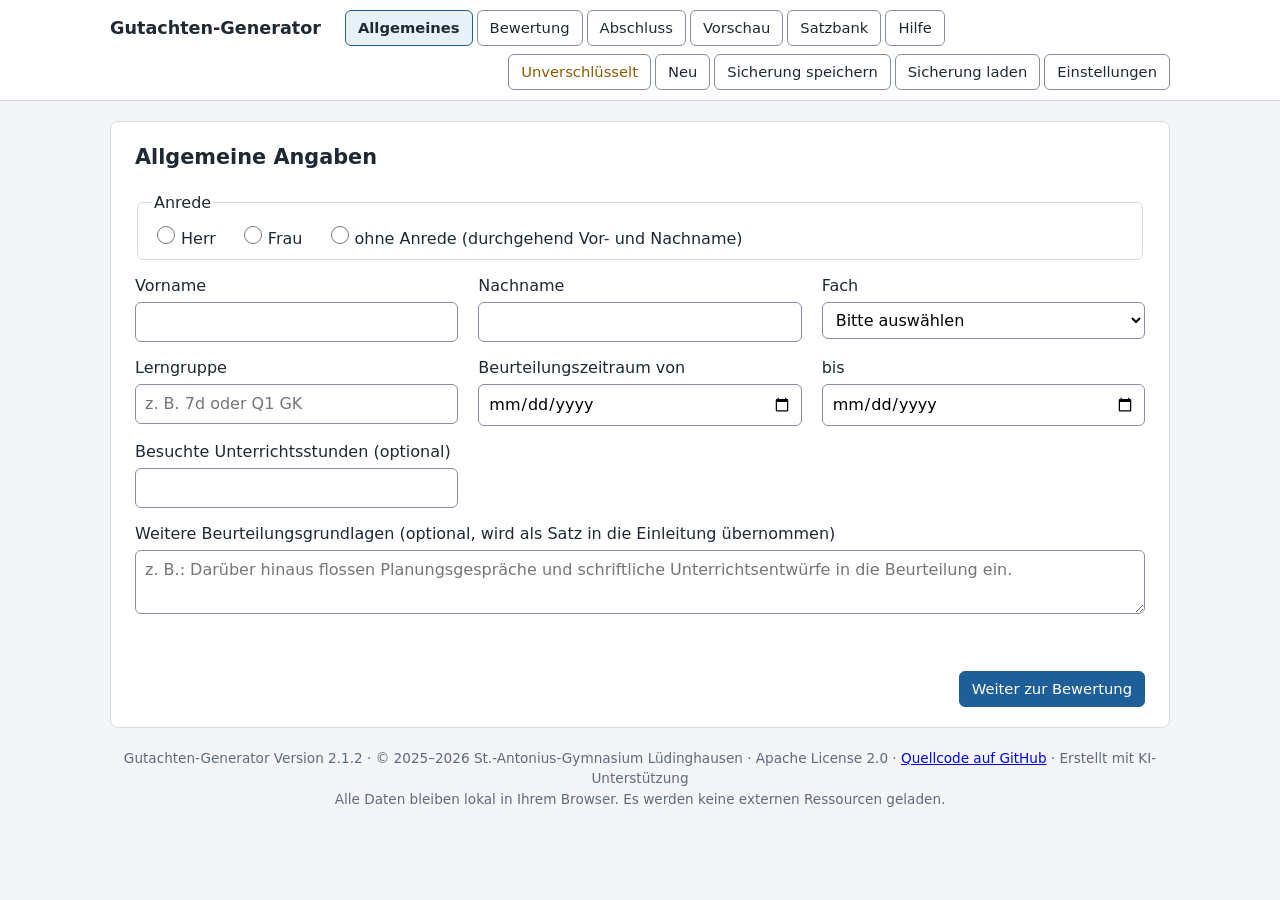
<file: werkzeuge/gutachten/index.html>
<!DOCTYPE html>
<!-- Gutachten-Generator · SPDX-License-Identifier: Apache-2.0 · © 2025–2026 St.-Antonius-Gymnasium Lüdinghausen -->
<html lang="de">
<head>
<meta charset="UTF-8">
<meta name="viewport" content="width=device-width, initial-scale=1.0">
<!-- eigenes Symbol, damit der Browser nicht /favicon.ico an der Wurzel der Website anfragt -->
<link rel="icon" href="data:image/svg+xml,%3Csvg xmlns='http://www.w3.org/2000/svg' viewBox='0 0 32 32'%3E%3Crect width='32' height='32' rx='7' fill='%231f5f99'/%3E%3Cpath d='M9 9h14M9 16h14M9 23h9' stroke='%23fff' stroke-width='3' stroke-linecap='round'/%3E%3C/svg%3E">
<title>Gutachten-Generator</title>
<style>
:root{--blau:#1f5f99;--blau-hell:#e8f0f8;--rand:#d6dae0;--rand-feld:#858f9b;--text:#1f2933;--dezent:#5f6b7a;--hinter:#f3f5f8}
*{box-sizing:border-box}
body{margin:0;font-family:system-ui,-apple-system,"Segoe UI",Roboto,Arial,sans-serif;background:var(--hinter);color:var(--text);line-height:1.5}
header{background:#fff;border-bottom:1px solid var(--rand);position:sticky;top:0;z-index:10}
.kopf{max-width:1100px;margin:0 auto;padding:10px 20px;display:flex;flex-wrap:wrap;gap:8px 12px;align-items:center}
.kopf h1{font-size:1.1rem;margin:0 12px 0 0}
.kopf h1 small{font-weight:normal;color:var(--dezent)}
nav,.werkzeuge{display:flex;flex-wrap:wrap;gap:4px}
.werkzeuge{margin-left:auto}
button{font:inherit;font-size:.92rem;padding:6px 12px;border:1px solid var(--rand-feld);background:#fff;color:var(--text);border-radius:6px;cursor:pointer}
button:hover{background:var(--blau-hell)}
button.primaer{background:var(--blau);border-color:var(--blau);color:#fff}
button.primaer:hover{background:#174a78}
nav button.aktiv{background:var(--blau-hell);border-color:var(--blau);font-weight:600}
.schloss.an{color:#1e7b45;border-color:#1e7b45}
.schloss.aus{color:#8a5a00}
.schloss.gesperrt{color:#fff;background:#b42318;border-color:#b42318}
main{max-width:1100px;margin:20px auto;padding:0 20px}
section{background:#fff;border:1px solid var(--rand);border-radius:8px;padding:20px 24px}
[hidden]{display:none!important}
h2{margin-top:0;font-size:1.3rem}
label{display:block}
input[type=text],input[type=date],input[type=number],input[type=password],select,textarea{display:block;width:100%;margin-top:4px;padding:7px 9px;font:inherit;border:1px solid var(--rand-feld);border-radius:6px;background:#fff}
input.kurz{display:inline-block;width:80px;margin:0 6px}
input[type=radio],input[type=checkbox]{margin-right:6px}
textarea{resize:vertical}
.raster{display:grid;grid-template-columns:repeat(auto-fit,minmax(240px,1fr));gap:14px 20px;margin:14px 0}
fieldset{border:1px solid var(--rand);border-radius:6px;padding:8px 14px}
fieldset label{display:inline-block;margin-right:18px}
.breit{margin-top:14px}
.aktionen{display:flex;flex-wrap:wrap;justify-content:space-between;gap:8px;margin-top:22px}
.gruppe{display:flex;flex-wrap:wrap;gap:6px}
.fehler{color:#b42318;min-height:1.2em}
.dezent{color:var(--dezent)}
.klein{font-size:.88rem}
.zeile-oben{display:flex;justify-content:space-between;align-items:baseline;gap:12px;flex-wrap:wrap}
.fortschritt{height:8px;background:#e5e8ec;border-radius:4px;overflow:hidden;margin-top:10px}
#fortschritt-balken{height:100%;width:0;background:var(--blau);transition:width .3s}
@media (prefers-reduced-motion: reduce){#fortschritt-balken{transition:none}}
input[type=checkbox],input[type=radio]{width:18px;height:18px}
.kriterium{border-top:1px solid var(--rand);padding:14px 0}
.kriterium-kopf strong{display:block}
.kriterium-kopf .hinweis{display:block;font-size:.88rem;color:var(--dezent)}
.noten{display:flex;flex-wrap:wrap;gap:6px;margin:8px 0}
.note-wahl{display:inline-flex;align-items:center;padding:4px 10px;border:1px solid var(--rand);border-radius:16px;font-size:.9rem;cursor:pointer}
.note-wahl:has(input:checked){background:var(--blau-hell);border-color:var(--blau)}
details summary{cursor:pointer;font-size:.9rem;color:var(--blau)}
.hinweis-box{padding:10px 14px;border-radius:6px;margin-bottom:12px;border:1px solid}
.hinweis-box.info{background:#eef5fc;border-color:#b9d3ec}
.hinweis-box.warnung{background:#fff6dc;border-color:#e6c35c}
.hinweis-box.veraltet{background:#fdecea;border-color:#f1a9a0}
.dokument{border:1px solid var(--rand);border-radius:6px;padding:16px;max-height:60vh;overflow-y:auto;background:#fafbfc}
.dokument h3{margin:18px 0 8px;font-size:1.05rem}
.dokument .meta{color:var(--dezent);margin-top:-6px}
.element{border-left:4px solid var(--rand);background:#fff;padding:6px 10px;margin-bottom:8px;border-radius:0 6px 6px 0}
.element textarea{border:none;padding:2px 0;margin:0;overflow:hidden;resize:none;background:transparent}
.element textarea:focus{outline:2px solid var(--blau-hell)}
.element-leiste{display:flex;flex-wrap:wrap;align-items:center;gap:8px;font-size:.85rem;color:var(--dezent)}
.element-leiste select{display:inline-block;width:auto;margin:0;padding:3px 6px;font-size:.85rem}
.element-leiste button{padding:3px 8px;font-size:.85rem}
.marke{color:#8a5a00}
.note-1{border-left-color:#1e7b45}.note-2{border-left-color:#1f5f99}.note-3{border-left-color:#6f42c1}
.note-4{border-left-color:#d97706}.note-5{border-left-color:#b42318}.note-6{border-left-color:#4b5563}
.element-beleg{border-left-style:dashed}
.unterschrift{margin-top:24px;color:var(--dezent)}
.unterschrift p{margin:4px 0}
.satzbank-krit{margin-bottom:18px}
.satzbank-krit h4{margin:12px 0 4px}
.satzbank-krit ol{margin:2px 0 8px}
.satzbank-krit .lw{color:var(--dezent);font-size:.82rem}
footer{max-width:1100px;margin:0 auto 30px;padding:0 20px;color:var(--dezent);font-size:.85rem;text-align:center}
#meldungen{position:fixed;right:16px;bottom:16px;display:flex;flex-direction:column;gap:8px;z-index:100}
.meldung{background:#1f2933;color:#fff;padding:10px 14px;border-radius:6px;max-width:380px;box-shadow:0 4px 12px rgba(0,0,0,.2)}
.meldung-ok{background:#1e7b45}.meldung-fehler{background:#b42318}.meldung-warnung{background:#8a5a00}
dialog{border:1px solid var(--rand);border-radius:8px;padding:20px 24px;max-width:540px;width:calc(100% - 32px)}
dialog::backdrop{background:rgba(0,0,0,.35)}
dialog h3{font-size:1rem;margin:16px 0 6px}
#druck{display:none}
@media print{
  body{background:#fff}
  body>*:not(#druck){display:none!important}
  #druck{display:block;font-family:"Liberation Serif","Times New Roman",serif;font-size:11pt;line-height:1.45;color:#000}
  #druck h1{font-size:16pt;margin:0 0 4pt}
  #druck .meta{font-size:10pt;margin:0 0 14pt}
  #druck h2{font-size:12pt;margin:14pt 0 4pt;page-break-after:avoid}
  #druck p{text-align:justify;margin:0 0 8pt}
  #druck .ort{margin-top:28pt}
  #druck .linie{margin:36pt 0 2pt}
  #druck .verfasser{margin-top:0}
  @page{margin:2.5cm 2cm}
}
</style>
<style id="quellcode-druck">@media print{a.quellcode::after{content:" (github.com/Schulwerkzeuge/browserwerkzeuge)"}}</style>
</head>
<body>
<header>
  <div class="kopf">
    <h1>Gutachten-Generator</h1>
    <a id="ruecklink" href="../" hidden style="color:inherit;text-decoration:none;font-size:.9rem;white-space:nowrap">← Übersicht</a>
    <nav>
      <button type="button" data-ziel="allgemein">Allgemeines</button>
      <button type="button" data-ziel="bewertung">Bewertung</button>
      <button type="button" data-ziel="abschluss">Abschluss</button>
      <button type="button" data-ziel="vorschau">Vorschau</button>
      <button type="button" data-ziel="satzbank">Satzbank</button>
      <button type="button" data-ziel="hilfe">Hilfe</button>
    </nav>
    <div class="werkzeuge">
      <button type="button" id="schloss" class="schloss aus">Unverschlüsselt</button>
      <button type="button" id="btn-neu">Neu</button>
      <button type="button" id="btn-sicherung">Sicherung speichern</button>
      <button type="button" id="btn-laden">Sicherung laden</button>
      <button type="button" id="btn-einstellungen">Einstellungen</button>
      <input type="file" id="datei" accept=".json,application/json" hidden>
    </div>
  </div>
</header>

<main>
  <p id="gesperrt-hinweis" class="hinweis-box warnung" role="status" hidden>Die gespeicherten Daten sind verschlüsselt und gesperrt. Zum Bearbeiten oben auf „Gesperrt – entsperren“ tippen – oder über „Neu“ ein neues Gutachten beginnen.</p>
  <!-- 1. Allgemeine Angaben -->
  <section id="s-allgemein">
    <h2>Allgemeine Angaben</h2>
    <form id="info-form">
      <fieldset>
        <legend>Anrede</legend>
        <label><input type="radio" name="anrede" value="herr">Herr</label>
        <label><input type="radio" name="anrede" value="frau">Frau</label>
        <label><input type="radio" name="anrede" value="neutral">ohne Anrede (durchgehend Vor- und Nachname)</label>
      </fieldset>
      <div class="raster">
        <label>Vorname<input type="text" id="vorname" autocomplete="off"></label>
        <label>Nachname<input type="text" id="nachname" autocomplete="off"></label>
        <label>Fach<select id="fach"><option value="">Bitte auswählen</option></select></label>
        <label>Lerngruppe<input type="text" id="lerngruppe" placeholder="z. B. 7d oder Q1 GK" autocomplete="off"></label>
        <label>Beurteilungszeitraum von<input type="date" id="von"></label>
        <label>bis<input type="date" id="bis"></label>
        <label>Besuchte Unterrichtsstunden (optional)<input type="number" id="besuche" min="0" max="99"></label>
      </div>
      <label class="breit">Weitere Beurteilungsgrundlagen (optional, wird als Satz in die Einleitung übernommen)
        <textarea id="grundlagen" rows="2" placeholder="z. B.: Darüber hinaus flossen Planungsgespräche und schriftliche Unterrichtsentwürfe in die Beurteilung ein."></textarea>
      </label>
    </form>
    <p id="info-fehler" class="fehler" role="alert"></p>
    <div class="aktionen"><span></span><button type="button" id="info-weiter" class="primaer">Weiter zur Bewertung</button></div>
  </section>

  <!-- 2. Bewertung nach Handlungsfeldern -->
  <section id="s-bewertung" hidden>
    <div class="zeile-oben"><h2 id="feld-titel"></h2><span id="feld-zaehler" class="dezent"></span></div>
    <p id="feld-hilfe" class="dezent"></p>
    <div class="fortschritt"><div id="fortschritt-balken"></div></div>
    <p id="fortschritt-text" class="dezent klein"></p>
    <div id="kriterien-liste"></div>
    <div class="aktionen">
      <button type="button" id="feld-zurueck">Zurück</button>
      <button type="button" id="feld-weiter" class="primaer">Weiter</button>
    </div>
  </section>

  <!-- 3. Abschluss -->
  <section id="s-abschluss" hidden>
    <h2>Abschluss</h2>
    <p>Durchschnitt der Einzelbewertungen: <strong id="durchschnitt"></strong><br>
      <span class="dezent klein">Nur zur Orientierung – die Gesamtnote legen Sie selbst fest.</span></p>
    <label>Gesamtnote
      <select id="gesamtnote">
        <option value="0">keine Gesamtnote ausgeben</option>
        <option value="1">sehr gut (1)</option>
        <option value="2">gut (2)</option>
        <option value="3">befriedigend (3)</option>
        <option value="4">ausreichend (4)</option>
        <option value="5">mangelhaft (5)</option>
        <option value="6">ungenügend (6)</option>
      </select>
    </label>
    <label class="breit">Zusammenfassung (optional, freier Text)
      <textarea id="zusammenfassung" rows="5" placeholder="z. B. besondere Stärken und Entwicklungsperspektiven"></textarea>
    </label>
    <div class="raster">
      <label>Ort (optional)<input type="text" id="ort" autocomplete="off"></label>
      <label>Datum des Gutachtens<input type="date" id="ausstellung"></label>
      <label>Verfasserin / Verfasser (optional)<input type="text" id="verfasser" placeholder="Name, Funktion" autocomplete="off"></label>
    </div>
    <p class="dezent klein">Ort, Datum und Verfasser erscheinen als Unterschriftenblock am Ende des Gutachtens.</p>
    <div class="aktionen">
      <button type="button" id="abschluss-zurueck">Zurück</button>
      <button type="button" id="abschluss-weiter" class="primaer">Zur Vorschau</button>
    </div>
  </section>

  <!-- 4. Vorschau -->
  <section id="s-vorschau" hidden>
    <h2>Vorschau und Bearbeitung</h2>
    <div class="hinweis-box info">Jeder Satz kann direkt im Textfeld bearbeitet werden. Über die Notenauswahl ändern Sie die Bewertung eines Kriteriums, „Neu formulieren“ wählt eine andere Variante. Der Entwurf wird nur auf Knopfdruck neu erzeugt.</div>
    <div class="hinweis-box warnung"><strong>Wichtiger Hinweis:</strong> Dieser Text wurde automatisch aus einer Satzbank zusammengestellt und dient als Entwurf. Die Verantwortung für Inhalt und sprachliche Korrektheit liegt bei der Verfasserin bzw. dem Verfasser des Gutachtens. Bitte prüfen Sie den Text vor der Verwendung sorgfältig.</div>
    <div id="veraltet" class="hinweis-box veraltet" hidden>Die Eingaben wurden seit der Erstellung dieses Entwurfs geändert. <button type="button" id="veraltet-erzeugen">Entwurf neu erzeugen</button></div>
    <div id="dokument" class="dokument"></div>
    <div class="aktionen">
      <button type="button" id="vorschau-zurueck">Zurück</button>
      <div class="gruppe">
        <button type="button" id="btn-neu-erzeugen">Neu erzeugen</button>
        <button type="button" id="btn-kopieren">Kopieren</button>
        <button type="button" id="btn-txt">Als Text (.txt)</button>
        <button type="button" id="btn-odt" class="primaer">Als ODT (.fodt)</button>
        <button type="button" id="btn-drucken">Drucken / PDF</button>
      </div>
    </div>
  </section>

  <!-- 5. Satzbank -->
  <section id="s-satzbank" hidden>
    <h2>Satzbank</h2>
    <p class="dezent">Alle Formulierungen zum Korrekturlesen. In eckigen Klammern steht das Leitwort, mit dem der Generator Wiederholungen vermeidet. Die Satzbank liegt in der Datei <code>saetze.js</code> und kann dort angepasst werden.</p>
    <div id="satzbank-pruefung"></div>
    <div id="satzbank-inhalt"></div>
  </section>

  <!-- 6. Hilfe -->
  <section id="s-hilfe" hidden>
    <h2>Hilfe</h2>
    <h3>Ablauf</h3>
    <p>Zuerst die allgemeinen Angaben ausfüllen, dann die Kriterien der fünf Handlungsfelder bewerten. Nicht bewertete Kriterien erscheinen nicht im Gutachten. Zu jedem Kriterium kann eine konkrete Beobachtung als Beleg ergänzt werden; sie wird direkt hinter den Bewertungssatz gesetzt. Im Abschluss können eine Zusammenfassung, die Gesamtnote sowie Ort, Datum und Verfasser angegeben werden. In der Vorschau lässt sich jeder Satz bearbeiten.</p>
    <h3>Satzbank und Abwechslung</h3>
    <p>Für jedes Kriterium und jede Note gibt es mehrere fertig formulierte Varianten. Der Generator bevorzugt Varianten, deren Leitwort im Gutachten noch nicht vorkommt, bestraft Wörter, die bereits verwendet wurden, und versucht, mehr als zwei gleiche Satzanfänge hintereinander zu vermeiden. Der Name erscheint zuerst vollständig, danach in Kurzform oder als Pronomen, ein Pronomen aber nur, wenn der vorige Satz die Person mit Namen genannt hat. Bei Notensprüngen zwischen benachbarten Kriterien wird gelegentlich eine Überleitung eingefügt.</p>
    <p>Die Kriterien orientieren sich an den fünf Handlungsfeldern des Kerncurriculums für den Vorbereitungsdienst in NRW. Bitte gleichen Sie die Bezeichnungen mit der jeweils gültigen Fassung ab und passen Sie sie bei Bedarf in <code>saetze.js</code> an.</p>
    <h3>Export</h3>
    <p><strong>ODT (.fodt):</strong> öffnet direkt in LibreOffice und kann dort weiterbearbeitet oder als .odt bzw. .docx gespeichert werden; Microsoft Word kann .fodt nicht direkt öffnen. <strong>Drucken / PDF:</strong> öffnet den Druckdialog des Browsers; dort kann „Als PDF speichern“ gewählt werden. <strong>Text / Kopieren:</strong> unformatierter Text. Der Warnhinweis erscheint nur auf dem Bildschirm, nicht im exportierten Gutachten.</p>
    <h3>Datenspeicherung</h3>
    <p>Alle Eingaben werden ausschließlich lokal im Browser gespeichert. Das Programm lädt keine externen Ressourcen und überträgt keine Daten. Über „Sicherung speichern“ kann der Stand als Datei gesichert und auf einem anderen Gerät wieder geladen werden. Sicherungen der Version 1.x sind nicht kompatibel; noch vorhandene Daten der Version 1.x im Browser können beim ersten Start gelöscht werden.</p>
    <h3>Verschlüsselung</h3>
    <p>Bei aktivierter Verschlüsselung werden die Daten mit AES-256-GCM verschlüsselt; der Schlüssel wird mit PBKDF2 (SHA-256, 600.000 Iterationen) aus Ihrem Passwort abgeleitet. Das Passwort wird nicht gespeichert und muss nach jedem Neuladen der Seite erneut eingegeben werden. <strong>Ein vergessenes Passwort lässt sich nicht wiederherstellen – die Daten sind dann verloren.</strong> Die Verschlüsselung schützt vor dem Auslesen des Browserspeichers, nicht vor Schadsoftware auf dem Gerät. Um das Passwort zu ändern, die Verschlüsselung aus- und mit neuem Passwort wieder einschalten.</p>
    <h3>Automatische Löschung und Sperre</h3>
    <p>Die Erinnerung zum Löschen ist standardmäßig ausgeschaltet. Wird sie aktiviert und wurden die Daten länger als die eingestellte Zahl von Tagen nicht bearbeitet, fragt der Generator beim nächsten Öffnen nach: Er bietet eine Sicherungsdatei an und löscht die Daten erst, wenn Sie bestätigen. Ohne Ihre Zustimmung wird nichts gelöscht; bloßes Öffnen zählt nicht als Bearbeitung. Die automatische Sperre (nur mit Verschlüsselung) speichert bei Inaktivität den Stand, entfernt Daten und Schlüssel aus dem Arbeitsspeicher und verlangt danach das Passwort.</p>
  </section>
</main>

<footer>
  <p>Gutachten-Generator Version 2.1.2 · &copy; 2025–2026 St.-Antonius-Gymnasium Lüdinghausen · Apache License 2.0 · <a class="quellcode" href="https://github.com/Schulwerkzeuge/browserwerkzeuge" target="_blank" rel="noopener">Quellcode auf GitHub</a> · Erstellt mit KI-Unterstützung<br>
  Alle Daten bleiben lokal in Ihrem Browser. Es werden keine externen Ressourcen geladen.<!-- rechtliches --><!-- /rechtliches --></p>
</footer>

<div id="meldungen" aria-live="polite"></div>
<div id="druck"></div>

<!-- Einstellungen -->
<dialog id="dlg-einstellungen" aria-labelledby="e-titel">
  <h2 id="e-titel">Einstellungen</h2>
  <h3>Verschlüsselung</h3>
  <label><input type="checkbox" id="e-verschl">Daten im Browser verschlüsselt speichern (AES-256-GCM)</label>
  <p id="e-krypto-hinweis" class="dezent klein" hidden>Dieser Browser stellt die Web-Crypto-Schnittstelle hier nicht zur Verfügung. Verschlüsselung ist daher nicht möglich.</p>
  <div id="e-pw-block" hidden>
    <label>Passwort (mindestens 8 Zeichen)<input type="password" id="e-pw1" autocomplete="new-password"></label>
    <label>Passwort wiederholen<input type="password" id="e-pw2" autocomplete="new-password"></label>
    <p class="hinweis-box warnung klein">Wird das Passwort vergessen, sind die Daten verloren. Es gibt keine Wiederherstellung.</p>
  </div>
  <h3>Automatische Löschung</h3>
  <label>Löschen anbieten nach<input type="number" id="e-ablauf" class="kurz" min="0" max="365">Tagen ohne Bearbeitung (mit Rückfrage und Sicherung; 0 = nie, Standard)</label>
  <h3>Automatische Sperre</h3>
  <label>Bei Inaktivität sperren nach<input type="number" id="e-sperre" class="kurz" min="0" max="240">Minuten (0 = nie, nur mit Verschlüsselung)</label>
  <p id="e-fehler" class="fehler"></p>
  <div class="aktionen">
    <button type="button" id="e-abbrechen">Abbrechen</button>
    <button type="button" id="e-speichern" class="primaer">Speichern</button>
  </div>
</dialog>

<!-- Passwortabfrage -->
<dialog id="dlg-passwort" aria-labelledby="p-titel">
  <h2 id="p-titel"></h2>
  <p id="p-text"></p>
  <label>Passwort<input type="password" id="p-feld" autocomplete="current-password"></label>
  <div class="aktionen">
    <button type="button" id="p-abbrechen">Abbrechen</button>
    <button type="button" id="p-ok" class="primaer">OK</button>
  </div>
</dialog>

<script src="saetze.js?v=86bcf3ef47"></script>
<script src="lehrergutachten.js?v=bda2209f4a"></script>
<script>
/* Rücklink zur Übersicht – gleiche Logik wie in pwa.js (dort ändern und hierher übernehmen).
 * Eine Übersichtsseite meldet sich selbst an (siehe README); ohne Anmeldung wird der Link entfernt. */
(function () {
  "use strict";
  function ruecklink() {
    const link = document.getElementById("ruecklink");
    if (!link) return;
    if (matchMedia("(display-mode: standalone), (display-mode: fullscreen)").matches || navigator.standalone === true) { link.remove(); return; }
    const liste = new Map(), VOR = "browserwerkzeuge-uebersicht:";
    try {
      for (let i = 0; i < localStorage.length; i++) {
        const k = localStorage.key(i);
        if (!k || !k.startsWith(VOR)) continue;
        const pfad = k.slice(VOR.length), name = localStorage.getItem(k);
        if (/^\/(?:[\w.%-]+\/)*$/.test(pfad) && !/\.\.|%2e/i.test(pfad) && typeof name === "string" && name.trim() && name.length <= 40)
          liste.set(pfad, name.trim());
      }
    } catch (e) { /* ohne Speicher: kein Link */ }
    let ziel = "";
    const merk = "browserwerkzeuge-ruecklink:" + location.pathname;
    try {
      const herkunft = document.referrer ? new URL(document.referrer) : null;
      const pfad = herkunft && herkunft.origin === location.origin ? herkunft.pathname.replace(/index\.html?$/, "") : "";
      if (liste.has(pfad)) ziel = pfad;
      if (ziel) sessionStorage.setItem(merk, ziel);
      else { const s = sessionStorage.getItem(merk); if (s && liste.has(s)) ziel = s; }
    } catch (e) { /* ohne Referrer oder Sitzungsspeicher */ }
    if (!ziel) for (const pfad of liste.keys())
      if (location.pathname.startsWith(pfad) && pfad.length > ziel.length) ziel = pfad;
    if (!ziel) { link.remove(); return; }
    const name = liste.get(ziel), feld = link.querySelector("[data-ruecklink-name]");
    if (feld) feld.textContent = name; else link.textContent = "← " + name;   // Feld: nur der Name (Maus-/Tastaturtrainer)
    link.href = ziel;
    link.title = "Zurück zu " + name;
    link.hidden = false;
  }
  if (document.readyState === "loading") document.addEventListener("DOMContentLoaded", ruecklink);
  else ruecklink();
})();
</script>
</body>
</html>
</file>
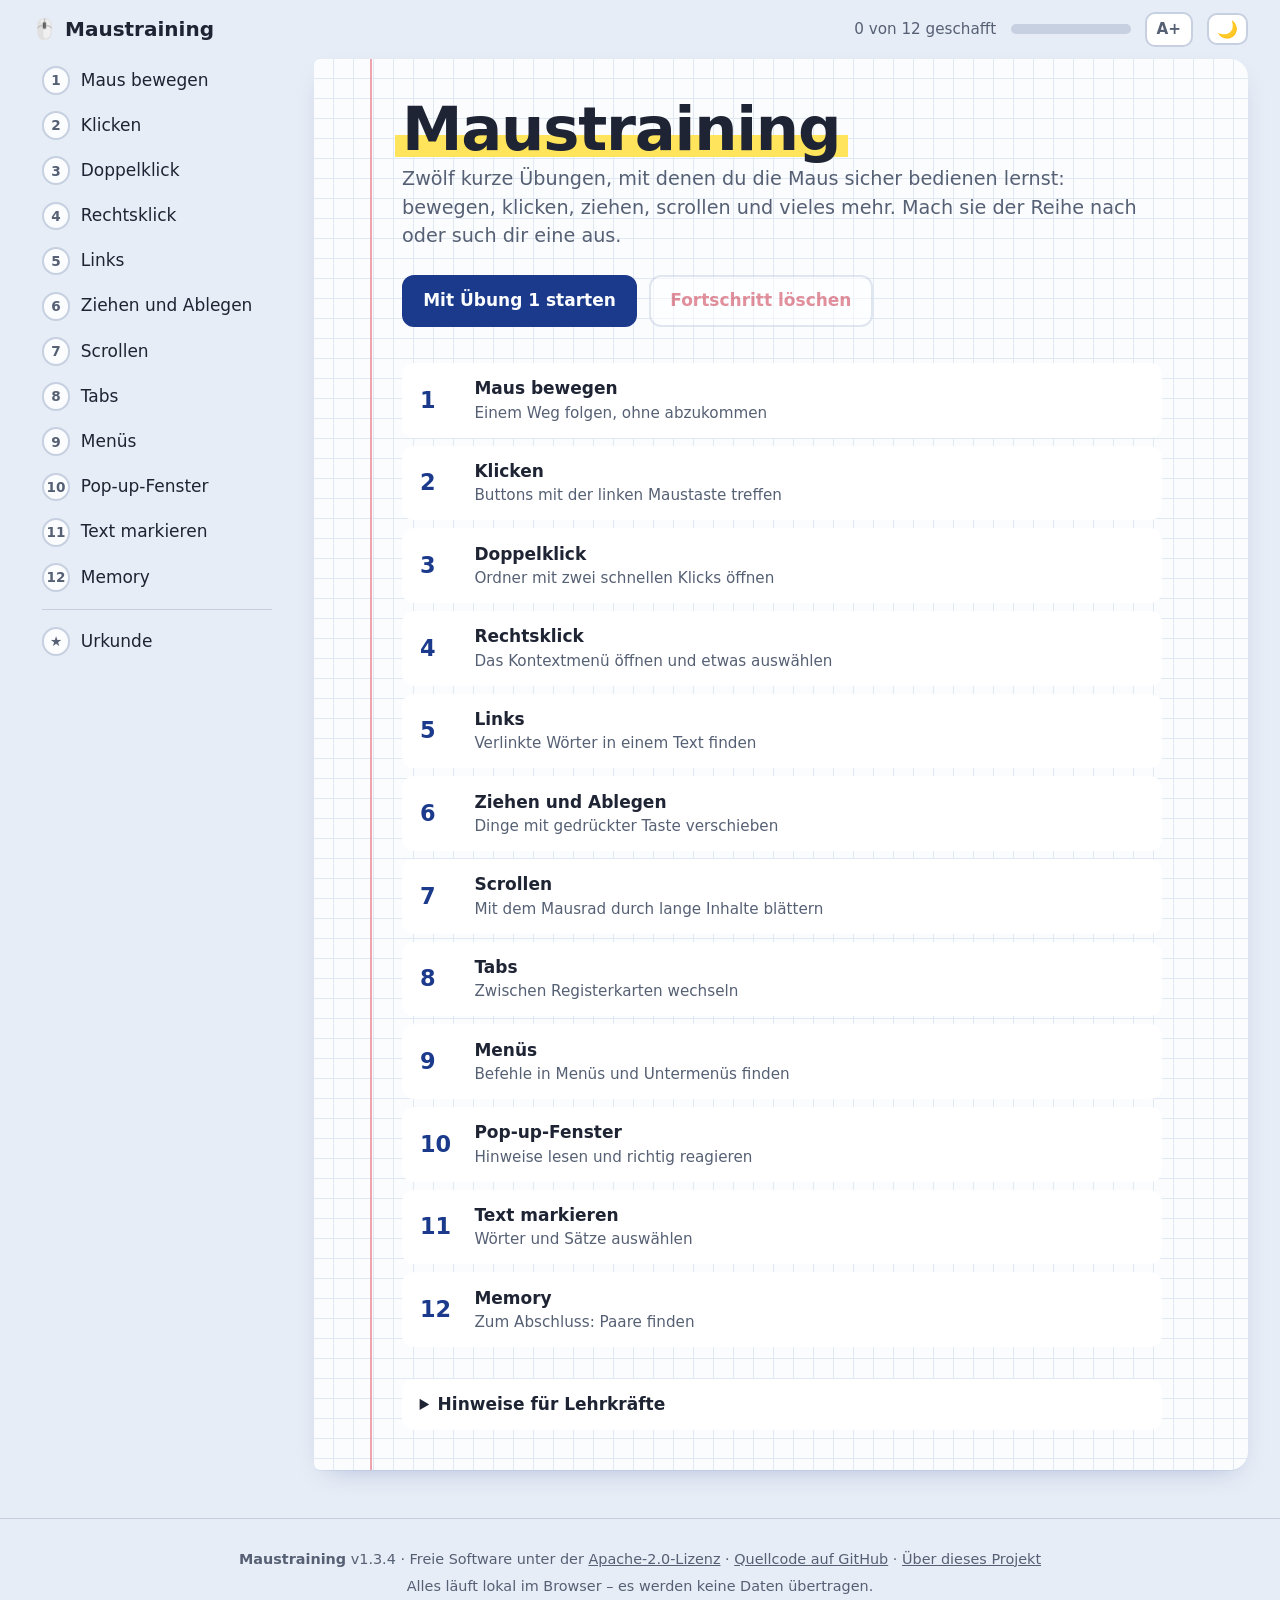
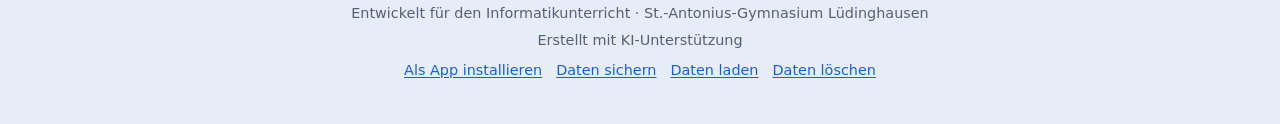
<file: werkzeuge/maustrainer/index.html>
<!DOCTYPE html>
<!--
  Maustraining
  Copyright 2026 St.-Antonius-Gymnasium Lüdinghausen
  Version: 1.3.4 (2026-11-05)
  SPDX-License-Identifier: Apache-2.0

  Licensed under the Apache License, Version 2.0 (the "License");
  you may not use this file except in compliance with the License.
  You may obtain a copy of the License at https://www.apache.org/licenses/LICENSE-2.0
  Unless required by applicable law or agreed to in writing, software distributed
  under the License is distributed on an "AS IS" BASIS, WITHOUT WARRANTIES OR
  CONDITIONS OF ANY KIND, either express or implied.
-->
<html lang="de">
<head>
<meta charset="utf-8">
<!-- pwa --><script src="pwa.js?v=bfcc597dde" data-tool="maustrainer" data-name="Maustraining" data-daten="ja" data-schluessel=""></script><!-- /pwa -->
<meta name="viewport" content="width=device-width, initial-scale=1">
<title>Maustraining</title>
<meta name="version" content="1.3.4">
<meta name="description" content="Zwölf Übungen zum sicheren Umgang mit der Computermaus: bewegen, klicken, doppelklicken, ziehen, scrollen, markieren und mehr.">
<link rel="icon" href="data:image/svg+xml,%3Csvg xmlns='http://www.w3.org/2000/svg' viewBox='0 0 100 100'%3E%3Ctext y='.9em' font-size='90'%3E%F0%9F%96%B1%EF%B8%8F%3C/text%3E%3C/svg%3E">
<script>try{var t=localStorage.getItem("browserwerkzeuge-theme");if(t==="dark"||t==="light")document.documentElement.dataset.theme=t;}catch(e){}</script>
<style>
/* ---------- Farben & Schrift ---------- */
:root {
  --desk: #E7EDF6;
  --paper: #FBFCFE;
  --grid: #E0E8F4;
  --margin: #EFA3AD;
  --ink: #1B3A8C;
  --ink-soft: #E4EAFA;
  --text: #1E2433;
  --muted: #566074;
  --marker: #FFE45C;
  --swash: #FFE45C;
  --marker-text: #2B2300;
  --red: #C8243A;
  --red-soft: #FCE8EB;
  --green: #1B7F52;
  --green-soft: #E3F4EB;
  --surface: #FFFFFF;
  --line: #C6D0E1;
  --shadow: 0 1px 0 rgba(27,58,140,.06), 0 10px 28px -14px rgba(27,58,140,.35);
  --link: #1A5FD6;
  --auf-akzent: #FFFFFF;
  --link-visited: #7A3FC7;
  --font: "Segoe UI Variable Text", "Segoe UI", system-ui, -apple-system, "Helvetica Neue", Arial, sans-serif;
  --font-display: ui-rounded, "SF Pro Rounded", "Segoe UI Variable Display", "Segoe UI", system-ui, sans-serif;
  color-scheme: light dark;
}
@media (prefers-color-scheme: dark) {
  :root:not([data-theme="light"]) {
    --swash: rgba(255,228,92,.3);
    --desk: #0E131C;
    --paper: #151C29;
    --grid: #1E2839;
    --margin: #6B3440;
    --ink: #93B1FF;
    --ink-soft: #22304D;
    --text: #E6EAF2;
    --muted: #A2ABBD;
    --marker: #FFE45C;
    --marker-text: #2B2300;
    --red: #FF7A8A;
    --red-soft: #3A1E26;
    --green: #56CF96;
    --green-soft: #173427;
    --surface: #1B2433;
    --line: #34425B;
    --shadow: 0 10px 28px -14px rgba(0,0,0,.7);
    --link: #8AB4FF;
    --auf-akzent: #0E131C;
    --link-visited: #C9A2FF;
  }
}
:root[data-theme="dark"] {
    --swash: rgba(255,228,92,.3);
    --desk: #0E131C;
    --paper: #151C29;
    --grid: #1E2839;
    --margin: #6B3440;
    --ink: #93B1FF;
    --ink-soft: #22304D;
    --text: #E6EAF2;
    --muted: #A2ABBD;
    --marker: #FFE45C;
    --marker-text: #2B2300;
    --red: #FF7A8A;
    --red-soft: #3A1E26;
    --green: #56CF96;
    --green-soft: #173427;
    --surface: #1B2433;
    --line: #34425B;
    --shadow: 0 10px 28px -14px rgba(0,0,0,.7);
    --link: #8AB4FF;
    --auf-akzent: #0E131C;
    --link-visited: #C9A2FF;
  color-scheme: dark;
}
:root[data-theme="light"] { color-scheme: light; }
html.big { font-size: 118%; }

*, *::before, *::after { box-sizing: border-box; }
html, body { margin: 0; }
body {
  font-family: var(--font);
  font-size: 1.0625rem;
  line-height: 1.5;
  color: var(--text);
  background: var(--desk);
  min-height: 100vh;
}
button, input { font: inherit; color: inherit; }
a { color: var(--ink); }
main:focus { outline: none; }
:focus-visible { outline: 3px solid var(--ink); outline-offset: 2px; border-radius: 6px; }
b { font-weight: 650; }

/* ---------- Kopfzeile ---------- */
.topbar {
  display: flex; align-items: center; justify-content: space-between; gap: 1rem;
  padding: .75rem clamp(1rem, 3vw, 2rem);
}
.brand {
  font-family: var(--font-display); font-weight: 750; font-size: 1.25rem;
  color: var(--text); text-decoration: none; display: flex; align-items: center; gap: .5rem;
}
.topbar-right { display: flex; align-items: center; gap: .9rem; font-size: .95rem; color: var(--muted); }
.progress { width: 120px; height: 10px; border-radius: 99px; background: var(--line); overflow: hidden; }
.progress span { display: block; height: 100%; width: 0; background: var(--green); border-radius: 99px; transition: width .4s ease; }
.ghost {
  border: 2px solid var(--line); background: var(--surface); border-radius: 10px;
  padding: .25rem .6rem; font-weight: 700; cursor: pointer;
}
.ghost[aria-pressed="true"] { border-color: var(--ink); color: var(--ink); }

.topbar-link { color: var(--text); text-decoration: none; font-weight: 600; padding: .3rem .6rem; border-radius: 10px; border: 2px solid transparent; white-space: nowrap; }
.topbar-link:hover { border-color: var(--line); background: var(--surface); }
.theme-btn { font-size: 1.05rem; line-height: 1; padding: .35rem .5rem; }
@media (max-width: 520px) { .topbar-link .long { display: none; } }

/* ---------- Fußzeile ---------- */
.site-footer {
  max-width: 1280px; margin: 0 auto; padding: 1.5rem clamp(1rem, 3vw, 2rem) 2.5rem;
  color: var(--muted); font-size: .9rem; text-align: center; border-top: 1px solid var(--line);
}
.site-footer p { margin: .35rem 0; }
.site-footer a { color: var(--muted); }
.site-footer a:hover { color: var(--ink); }

/* ---------- Über dieses Projekt ---------- */
.info h1 { font-size: clamp(1.7rem, 3.5vw, 2.3rem); margin-bottom: .6rem; }
.info h2 { font-size: 1.4rem; margin: 2rem 0 .5rem; }
.info p { max-width: 68ch; }
.info ul { max-width: 68ch; padding-left: 1.2rem; }
.info li { margin: .3rem 0; }

/* ---------- Grundaufbau ---------- */
.layout {
  display: grid; grid-template-columns: 250px minmax(0, 1fr); gap: clamp(1rem, 2.5vw, 2rem);
  padding: 0 clamp(1rem, 3vw, 2rem) 3rem; max-width: 1280px; margin: 0 auto;
}
.levels ol { list-style: none; margin: 0; padding: 0; display: grid; gap: 2px; position: sticky; top: 1rem; }
.nav-link {
  display: flex; align-items: center; gap: .65rem; padding: .45rem .6rem; border-radius: 10px;
  text-decoration: none; color: var(--text);
}
.nav-link:hover { background: var(--surface); }
.nav-link[aria-current="page"] { background: var(--surface); box-shadow: var(--shadow); font-weight: 650; }
.nav-no {
  flex: none; width: 1.8rem; height: 1.8rem; border-radius: 50%; display: grid; place-items: center;
  font-size: .85rem; font-weight: 700; border: 2px solid var(--line); color: var(--muted); background: var(--paper);
}
.nav-link.is-done .nav-no { background: var(--green); border-color: var(--green); color: #fff; }
.nav-sep { height: 1px; background: var(--line); margin: .5rem .6rem; }

@media (max-width: 860px) {
  .layout { grid-template-columns: minmax(0, 1fr); }
  .levels ol { display: flex; overflow-x: auto; position: static; gap: .4rem; padding-bottom: .4rem; }
  .nav-link { white-space: nowrap; background: var(--surface); }
  .nav-sep { display: none; }
  .progress, #progressText { display: none; }
}

/* ---------- Heftseite ---------- */
.sheet {
  position: relative;
  background-color: var(--paper);
  background-image:
    linear-gradient(var(--grid) 1px, transparent 1px),
    linear-gradient(90deg, var(--grid) 1px, transparent 1px);
  background-size: 20px 20px;
  background-position: -1px -1px;
  border-radius: 6px 18px 18px 6px;
  box-shadow: var(--shadow);
  padding: clamp(1.25rem, 3vw, 2.25rem) clamp(1.25rem, 3vw, 2.5rem) 2.5rem 5.5rem;
  min-height: 70vh;
}
.sheet::before {
  content: ""; position: absolute; top: 0; bottom: 0; left: 3.5rem; width: 2px; background: var(--margin);
}
@media (max-width: 600px) {
  .sheet { padding-left: 2.25rem; }
  .sheet::before { left: 1.25rem; }
}
.sheet h1, .sheet h2 { font-family: var(--font-display); line-height: 1.15; margin: 0; }

.level-head { display: flex; gap: 1rem; align-items: flex-start; margin-bottom: 1rem; }
.level-no {
  flex: none; font-family: var(--font-display); font-weight: 800; font-size: 2.3rem; line-height: 1.1;
  color: var(--ink); margin-left: -5.3rem; width: 2.8rem; margin-right: 1.5rem; text-align: right;
}
@media (max-width: 600px) { .level-no { margin-left: 0; margin-right: 0; width: auto; } }
.level-head h1 { font-size: clamp(1.7rem, 3.5vw, 2.3rem); margin-bottom: .35rem; }
.lead { color: var(--muted); max-width: 62ch; margin: 0; }

.task {
  max-width: 64ch; margin: 1.25rem 0 .75rem; padding: .85rem 1.1rem;
  background: var(--surface); border-left: 5px solid var(--ink); border-radius: 4px 12px 12px 4px;
  font-size: 1.1rem;
}
.meta { display: flex; flex-wrap: wrap; align-items: center; gap: .5rem 1.25rem; min-height: 2.2rem; margin-bottom: 1rem; }
.steps { display: flex; gap: 6px; }
.dot { width: 14px; height: 14px; border-radius: 50%; border: 2px solid var(--line); background: var(--paper); }
.dot.done { background: var(--green); border-color: var(--green); }
.dot.now { border-color: var(--ink); }
.feedback { font-weight: 600; padding: .2rem .6rem; border-radius: 8px; }
.feedback.good { color: var(--green); background: var(--green-soft); }
.feedback.bad { color: var(--red); background: var(--red-soft); }
.feedback:empty { padding: 0; }

.stage { position: relative; user-select: none; -webkit-user-select: none; border-radius: 14px; }
.stage.shake { animation: shake .35s; }
@keyframes shake { 20%, 60% { transform: translateX(-6px); } 40%, 80% { transform: translateX(6px); } }

/* ---------- Buttons allgemein ---------- */
.btn {
  display: inline-flex; align-items: center; justify-content: center; gap: .4rem;
  padding: .7rem 1.2rem; border-radius: 12px; border: 2px solid var(--line);
  background: var(--surface); color: var(--text); font-weight: 650; text-decoration: none; cursor: pointer;
}
.btn:hover { border-color: var(--ink); }
.btn.primary { background: var(--ink); border-color: var(--ink); color: var(--paper); }
.btn.primary:hover { filter: brightness(1.1); }
.btn.danger { color: var(--red); }
.btn[disabled], .btn[aria-disabled="true"] { opacity: .5; pointer-events: none; }

/* Textmarker: so sehen Ziele aus */
.target, .treasure {
  background: var(--marker) !important; color: var(--marker-text) !important; border-color: #D9B800 !important;
  box-shadow: 0 0 0 4px color-mix(in srgb, var(--marker) 45%, transparent);
}

/* ---------- Startseite ---------- */
.hero-title { font-size: clamp(2.2rem, 6vw, 3.8rem); font-weight: 800; letter-spacing: -.02em; margin: .5rem 0 1rem; }
.swash {
  background: linear-gradient(transparent 58%, var(--swash) 58%, var(--swash) 90%, transparent 90%);
  padding: 0 .12em; margin-left: -.12em;
}
.home .lead { font-size: 1.2rem; }
.home-actions { display: flex; flex-wrap: wrap; gap: .75rem; margin: 1.5rem 0 2.25rem; }
.level-list { list-style: none; padding: 0; margin: 0; display: grid; gap: .5rem; max-width: 760px; }
.level-row {
  display: grid; grid-template-columns: 2.4rem 1fr auto; gap: .25rem 1rem; align-items: center;
  padding: .7rem 1rem; background: var(--surface); border: 2px solid transparent; border-radius: 12px;
  text-decoration: none; color: var(--text);
}
.level-row:hover { border-color: var(--ink); }
.level-row .n { font-family: var(--font-display); font-weight: 800; font-size: 1.4rem; color: var(--ink); }
.level-row .t { font-weight: 650; }
.level-row .s { display: block; color: var(--muted); font-size: .95rem; font-weight: 400; }
.level-row .st { font-size: .9rem; color: var(--green); font-weight: 650; white-space: nowrap; }
.teacher { max-width: 760px; margin-top: 2rem; background: var(--surface); border-radius: 12px; padding: .8rem 1.1rem; }
.teacher summary { cursor: pointer; font-weight: 650; }
.teacher p { color: var(--muted); max-width: 70ch; }
code { background: var(--ink-soft); padding: .05rem .35rem; border-radius: 5px; }

.meta .restart { margin-left: auto; font-size: .85rem; font-weight: 600; }
.crash { background: var(--red-soft); border: 2px solid var(--red); border-radius: 14px; padding: 1rem 1.25rem; max-width: 560px; }
.crash p { margin: 0 0 .75rem; font-weight: 600; }
.crash-detail { font-family: ui-monospace, Consolas, monospace; font-size: .85rem; font-weight: 400; color: var(--muted); word-break: break-word; }
.crash-detail:empty { display: none; }

/* ---------- Fertig-Karte ---------- */
.done-wrap {
  position: fixed; inset: 0; display: grid; place-items: center; padding: 1rem; overflow-y: auto;
  background: color-mix(in srgb, var(--paper) 78%, transparent);
  backdrop-filter: blur(3px); -webkit-backdrop-filter: blur(3px);
  border-radius: inherit; z-index: 50;
}
.done-card {
  background: var(--surface); border-radius: 20px; box-shadow: var(--shadow); border: 2px solid var(--line);
  padding: 1.75rem 2rem; max-width: 460px; width: 100%; text-align: center;
  animation: pop .35s cubic-bezier(.2,1.4,.4,1);
}
.done-card h2 { font-size: 2rem; margin-bottom: .5rem; }
.done-card p { margin: .3rem 0; }
.done-emoji { font-size: 3rem; line-height: 1; }
.done-actions { display: flex; flex-wrap: wrap; gap: .6rem; justify-content: center; margin-top: 1.25rem; }
@keyframes pop { from { transform: scale(.85); opacity: 0; } }

/* ---------- 1 Bewegen ---------- */
.path-canvas { display: block; width: 100%; height: 380px; touch-action: none; cursor: crosshair; border-radius: 14px; border: 2px dashed var(--line); }

/* ---------- 2 Klicken ---------- */
.btn-grid { display: grid; grid-template-columns: repeat(auto-fill, minmax(130px, 1fr)); gap: .8rem; max-width: 720px; }
.pill {
  padding: 1.1rem .5rem; border-radius: 14px; border: 2px solid var(--line); background: var(--surface);
  font-weight: 650; cursor: pointer; transition: transform .08s;
}
.pill:hover { border-color: var(--ink); }
.pill:active { transform: scale(.96); }

/* ---------- 3 Doppelklick / 4 Rechtsklick ---------- */
.desktop {
  display: grid; grid-template-columns: repeat(auto-fill, minmax(140px, 1fr)); gap: 1rem;
  padding: 1.25rem; background: var(--surface); border: 2px solid var(--line); border-radius: 14px;
  min-height: 300px; max-width: 760px; align-content: start;
}
.icon {
  display: flex; flex-direction: column; align-items: center; gap: .35rem; padding: .8rem .4rem;
  border: 2px solid transparent; border-radius: 12px; background: none; cursor: default; text-align: center;
}
.icon:hover { background: var(--ink-soft); }
.icon.selected { background: var(--ink-soft); border-color: var(--ink); }
.icon .glyph { font-size: 2.6rem; line-height: 1; }
.icon .name { font-size: .95rem; overflow-wrap: anywhere; }
.window {
  position: absolute; left: 50%; top: 45%; transform: translate(-50%, -50%);
  background: var(--surface); border: 2px solid var(--ink); border-radius: 14px; box-shadow: var(--shadow);
  min-width: 260px; overflow: hidden; animation: pop .25s ease-out; z-index: 20;
}
.window-bar { background: var(--ink); color: var(--paper); padding: .4rem .8rem; font-weight: 650; }
.window-body { padding: 1rem 1.2rem; }
.ctx {
  position: absolute; z-index: 30; min-width: 190px; list-style: none; margin: 0; padding: .35rem;
  background: var(--surface); border: 2px solid var(--line); border-radius: 12px; box-shadow: var(--shadow);
}
.ctx button { display: block; width: 100%; text-align: left; padding: .5rem .8rem; border: 0; background: none; border-radius: 8px; cursor: pointer; }
.ctx button:hover { background: var(--ink-soft); color: var(--ink); }

/* ---------- 5 Links ---------- */
.article {
  max-width: 62ch; background: var(--surface); padding: 1.25rem 1.5rem; border-radius: 14px; border: 2px solid var(--line);
  user-select: text; -webkit-user-select: text; font-size: 1.1rem; line-height: 1.65;
}
.article h2 { font-size: 1.5rem; margin-bottom: .5rem; }
.article a { color: var(--link); text-decoration-thickness: 2px; text-underline-offset: 3px; cursor: pointer; }
.article a:hover { background: var(--ink-soft); border-radius: 4px; }
.article a.visited { color: var(--link-visited); }

/* ---------- 6 Ziehen ---------- */
.pool { display: flex; flex-wrap: wrap; gap: .7rem; min-height: 80px; margin-bottom: 1.25rem; max-width: 760px; }
.drag-item {
  display: inline-flex; align-items: center; gap: .5rem; padding: .7rem 1rem; border-radius: 12px;
  background: var(--surface); border: 2px solid var(--line); font-weight: 650; cursor: grab; touch-action: none;
  position: relative;
}
.drag-item .e { font-size: 1.6rem; line-height: 1; }
.drag-item.dragging { cursor: grabbing; z-index: 40; box-shadow: var(--shadow); border-color: var(--ink); }
.drag-item.placed { cursor: default; border-color: var(--green); background: var(--green-soft); }
.drag-item.back { transition: transform .25s ease; }
.zones { display: grid; grid-template-columns: repeat(auto-fit, minmax(240px, 1fr)); gap: 1rem; max-width: 760px; }
.zone { border: 3px dashed var(--line); border-radius: 16px; padding: 1rem; min-height: 190px; background: color-mix(in srgb, var(--surface) 70%, transparent); }
.zone h3 { margin: 0; font-family: var(--font-display); font-size: 1.25rem; }
.zone p { margin: .1rem 0 .8rem; color: var(--muted); font-size: .95rem; }
.zone.over { border-color: var(--ink); background: var(--ink-soft); }
.zone-items { display: flex; flex-wrap: wrap; gap: .5rem; }

/* ---------- 7 Scrollen ---------- */
.scroll-box {
  height: 320px; max-width: 640px; overflow-y: auto; overscroll-behavior: contain;
  background: var(--surface); border: 2px solid var(--line); border-radius: 14px; padding: .8rem;
  scrollbar-width: auto; scrollbar-color: var(--muted) var(--ink-soft);
}
.lockers { display: grid; grid-template-columns: repeat(auto-fill, minmax(80px, 1fr)); gap: .6rem; }
.locker {
  height: 64px; border-radius: 10px; border: 2px solid var(--line); background: var(--paper); cursor: pointer;
  display: flex; flex-direction: column; align-items: center; justify-content: center; font-weight: 650; line-height: 1.1;
}
.locker small { font-size: .8rem; opacity: .6; }
.locker:hover { border-color: var(--ink); }
.locker.treasure { font-size: 1.8rem; }

/* ---------- 8 Tabs ---------- */
.tabs-app { max-width: 720px; }
.tablist { display: flex; flex-wrap: wrap; gap: 4px; padding-left: .6rem; }
.tab {
  padding: .6rem 1.1rem; border: 2px solid var(--line); border-bottom: 0; border-radius: 12px 12px 0 0;
  background: var(--ink-soft); cursor: pointer; font-weight: 600; position: relative; top: 2px;
}
.tab:hover { color: var(--ink); }
.tab[aria-selected="true"] { background: var(--surface); color: var(--ink); z-index: 1; }
.tabpanel { background: var(--surface); border: 2px solid var(--line); border-radius: 14px; padding: 1.25rem; min-height: 230px; }
.tabpanel h3 { margin: 0 0 .75rem; font-family: var(--font-display); }
.tabpanel table { border-collapse: collapse; width: 100%; }
.tabpanel th, .tabpanel td { text-align: left; padding: .35rem .5rem; border-bottom: 1px solid var(--line); }
.tabpanel ul { list-style: none; padding: 0; margin: 0; display: grid; gap: .5rem; }
.chip {
  border: 2px solid var(--line); background: var(--paper); border-radius: 10px; padding: .3rem .7rem;
  cursor: pointer; font-weight: 600;
}
.chip:hover { border-color: var(--ink); color: var(--ink); }

/* ---------- 9 Menü ---------- */
.menu-app { max-width: 720px; background: var(--surface); border: 2px solid var(--line); border-radius: 14px; }
.menubar { display: flex; flex-wrap: wrap; gap: 2px; padding: .3rem; border-bottom: 2px solid var(--line); }
.mtop { position: relative; }
.mtop-btn { border: 0; background: none; padding: .45rem .9rem; border-radius: 8px; cursor: pointer; font-weight: 600; }
.mtop-btn:hover, .mtop.open > .mtop-btn { background: var(--ink-soft); color: var(--ink); }
.dropdown {
  display: none; position: absolute; top: calc(100% + 2px); left: 0; z-index: 30; min-width: 210px;
  list-style: none; margin: 0; padding: .35rem; background: var(--surface);
  border: 2px solid var(--line); border-radius: 12px; box-shadow: var(--shadow);
}
.mtop.open > .dropdown { display: block; }
.has-sub { position: relative; }
.dropdown.sub { top: -.5rem; left: calc(100% - 4px); }
.has-sub:hover > .sub, .has-sub.open > .sub { display: block; }
.mitem {
  display: flex; justify-content: space-between; align-items: center; width: 100%; gap: 1rem;
  text-align: left; padding: .5rem .75rem; border: 0; background: none; border-radius: 8px; cursor: pointer;
}
.mitem:hover, .has-sub:hover > .mitem, .has-sub.open > .mitem { background: var(--ink-soft); color: var(--ink); }
.doc { padding: 1.25rem 1.5rem 2rem; }
.doc-title { font-weight: 650; margin: 0 0 1rem; }
.doc-line { height: 10px; border-radius: 5px; background: var(--ink-soft); margin: .7rem 0; }

/* ---------- 10 Pop-ups ---------- */
.fake-page { max-width: 720px; min-height: 360px; background: var(--surface); border: 2px solid var(--line); border-radius: 14px; overflow: hidden; position: relative; }
.fake-head { background: var(--ink); color: var(--paper); padding: .7rem 1.2rem; font-family: var(--font-display); font-weight: 750; font-size: 1.2rem; }
.fake-body { padding: 1.1rem 1.4rem; }
.fake-body h3 { margin: 0 0 .5rem; font-family: var(--font-display); }
.popup-backdrop { position: absolute; inset: 0; background: rgba(10,16,30,.45); display: grid; place-items: center; padding: 1rem; z-index: 20; }
.popup-backdrop.clear { background: transparent; align-items: end; padding: 0; }
.popup {
  position: relative; background: var(--surface); color: var(--text); border-radius: 16px; box-shadow: 0 20px 50px -20px rgba(0,0,0,.6);
  padding: 1.4rem 1.5rem 1.2rem; max-width: 420px; width: 100%; animation: pop .25s ease-out;
}
.popup.banner { max-width: none; border-radius: 14px 14px 0 0; border-top: 3px solid var(--ink); animation: slide .3s ease-out; }
@keyframes slide { from { transform: translateY(100%); } }
.popup h3 { margin: 0 0 .4rem; font-family: var(--font-display); font-size: 1.3rem; padding-right: 2rem; }
.popup p { margin: 0 0 1rem; color: var(--muted); }
.popup .row { display: flex; flex-wrap: wrap; gap: .5rem; }
.popup .x {
  position: absolute; top: .45rem; right: .5rem; width: 1.9rem; height: 1.9rem; border-radius: 50%;
  border: 0; background: none; font-size: 1.2rem; line-height: 1; cursor: pointer; color: var(--muted);
}
.popup .x:hover { background: var(--ink-soft); color: var(--text); }
.popup.scam { background: linear-gradient(160deg, #FFF6C9, #FFE0EA); color: #3a1030; }
.popup.scam p { color: #5b2a4a; }
.popup .quiet { background: none; border: 0; color: inherit; opacity: .6; font-size: .85rem; text-decoration: underline; cursor: pointer; padding: .7rem .4rem; }
.popup .scambig { background: #E0115F; border-color: #E0115F; color: #fff; font-size: 1.1rem; }

/* ---------- 11 Markieren ---------- */
.select-text {
  max-width: 60ch; background: var(--surface); padding: 1.25rem 1.5rem; border-radius: 14px; border: 2px solid var(--line);
  font-size: 1.25rem; line-height: 1.8; user-select: text; -webkit-user-select: text; cursor: text; margin: 0;
}
.select-text::selection { background: var(--marker); color: var(--marker-text); }

/* ---------- 12 Memory ---------- */
.memory { display: grid; grid-template-columns: repeat(4, minmax(0, 1fr)); gap: .8rem; max-width: 560px; }
.card { aspect-ratio: 1; border: 0; padding: 0; background: none; cursor: pointer; perspective: 600px; }
.card-inner { position: relative; display: block; width: 100%; height: 100%; transition: transform .35s; transform-style: preserve-3d; }
.card.flipped .card-inner { transform: rotateY(180deg); }
.card-back, .card-front {
  position: absolute; inset: 0; display: grid; place-items: center; border-radius: 14px; backface-visibility: hidden; -webkit-backface-visibility: hidden;
}
.card-back {
  background-color: var(--ink);
  background-image: radial-gradient(color-mix(in srgb, var(--paper) 30%, transparent) 2px, transparent 2.5px);
  background-size: 16px 16px;
}
.card-front { background: var(--surface); border: 2px solid var(--line); transform: rotateY(180deg); font-size: clamp(1.8rem, 6vw, 3rem); }
.card.matched .card-front { border-color: var(--green); background: var(--green-soft); }
.card:hover .card-back { filter: brightness(1.15); }

/* ---------- Urkunde ---------- */
.cert-controls { display: flex; flex-wrap: wrap; gap: .75rem; align-items: end; margin-bottom: 1.5rem; }
.cert-controls label { display: grid; gap: .25rem; font-weight: 600; }
.cert-controls input { padding: .6rem .8rem; border-radius: 10px; border: 2px solid var(--line); background: var(--surface); min-width: 260px; }
.certificate {
  max-width: 720px; background: var(--surface); border: 3px double var(--ink); border-radius: 12px;
  padding: 2.5rem 2rem; text-align: center;
}
.certificate h2 { font-size: clamp(2.4rem, 6vw, 3.6rem); font-weight: 800; margin-bottom: 1rem; }
.cert-name { font-family: var(--font-display); font-size: 2rem; font-weight: 750; border-bottom: 2px solid var(--line); display: inline-block; min-width: 60%; padding: 0 1rem .2rem; margin: .5rem 0 1rem; }
.cert-list { list-style: none; padding: 0; display: flex; flex-wrap: wrap; justify-content: center; gap: .4rem; margin: 1rem 0; }
.cert-list li { background: var(--green-soft); color: var(--green); border-radius: 99px; padding: .2rem .8rem; font-weight: 600; font-size: .95rem; }
.cert-sign { display: flex; justify-content: space-around; margin-top: 3rem; gap: 2rem; flex-wrap: wrap; }
.cert-sign span { border-top: 1px solid var(--muted); padding-top: .3rem; min-width: 180px; color: var(--muted); font-size: .9rem; }

@media print {
  .topbar, .levels, .no-print, .site-footer { display: none !important; }
  body, .layout { background: #fff; padding: 0; display: block; }
  .sheet { box-shadow: none; background: #fff; padding: 0; min-height: 0; }
  .sheet::before { display: none; }
  .certificate { margin: 2cm auto 0; border-color: #1B3A8C; color: #000; }
}

@media (prefers-reduced-motion: reduce) {
  *, *::before, *::after { animation: none !important; transition: none !important; }
  .stage.shake { outline: 3px solid var(--red); outline-offset: 4px; }
}
</style>
<style id="quellcode-druck">@media print{a.quellcode::after{content:" (github.com/Schulwerkzeuge/browserwerkzeuge)"}}</style>
<!-- pwa -->
<link rel="manifest" href="manifest.webmanifest">
<link rel="apple-touch-icon" href="icons/apple-touch-icon.png">
<meta name="theme-color" content="#ffffff" media="(prefers-color-scheme: light)">
<meta name="theme-color" content="#14181d" media="(prefers-color-scheme: dark)">
<meta name="mobile-web-app-capable" content="yes">
<meta name="apple-mobile-web-app-capable" content="yes">
<meta name="apple-mobile-web-app-title" content="Maustraining">
<meta name="apple-mobile-web-app-status-bar-style" content="default">
<!-- /pwa -->
</head>
<body>
<header class="topbar">
  <a class="brand" href="#/"><span aria-hidden="true">🖱️</span> Maustraining</a>
  <div class="topbar-right">
    <span id="progressText"></span>
    <div class="progress" aria-hidden="true"><span id="progressBar"></span></div>
    <button id="sizeToggle" class="ghost" type="button" aria-pressed="false" title="Größere Schrift und Schaltflächen">A+</button>
    <button id="themeToggle" class="ghost theme-btn" type="button" aria-label="Dunkles Farbschema einschalten">🌙</button>
    <a id="ruecklink" class="topbar-link" href="../" hidden><span aria-hidden="true">←</span> <span class="long" data-ruecklink-name>Übersicht</span></a>
  </div>
</header>
<div class="layout">
  <nav class="levels" aria-label="Übungen"><ol id="levelNav"></ol></nav>
  <main id="main" tabindex="-1"></main>
</div>
<footer class="site-footer">
  <p><b>Maustraining</b> <span id="appVersion"></span> · Freie Software unter der <a href="https://www.apache.org/licenses/LICENSE-2.0" rel="license">Apache-2.0-Lizenz</a> · <a class="quellcode" href="https://github.com/Schulwerkzeuge/browserwerkzeuge" target="_blank" rel="noopener">Quellcode auf GitHub</a> · <a href="#/info">Über dieses Projekt</a></p>
  <p>Alles läuft lokal im Browser – es werden keine Daten übertragen.<!-- rechtliches --><!-- /rechtliches --></p>
  <p>Entwickelt für den Informatikunterricht · St.-Antonius-Gymnasium Lüdinghausen</p>
  <p>Erstellt mit KI-Unterstützung</p>
</footer>
<noscript><p style="padding:2rem">Das Maustraining braucht JavaScript. Bitte aktiviere JavaScript in deinem Browser.</p></noscript>

<script>
'use strict';
const APP_VERSION = '1.3.4', APP_DATE = '2026-11-05';

/* =========================================================
   Hilfsfunktionen
   ========================================================= */
const $ = (s, r = document) => r.querySelector(s);
function el(tag, attrs = {}, ...kids) {
  const n = document.createElement(tag);
  for (const [k, v] of Object.entries(attrs)) {
    if (v === null || v === undefined || v === false) continue;
    if (k === 'class') n.className = v;
    else if (k === 'text') n.textContent = v;
    else if (k === 'html') n.innerHTML = v;
    else if (k.startsWith('on') && typeof v === 'function') n.addEventListener(k.slice(2), v);
    else n.setAttribute(k, v);
  }
  for (const c of kids) if (c !== null && c !== undefined && c !== false) n.append(c);
  return n;
}
const rand = n => Math.floor(Math.random() * n);
/* matchMedia: ältere Browser kennen nur addListener */
function onMediaChange(mq, fn) {
  if (mq.addEventListener) { mq.addEventListener('change', fn); return () => mq.removeEventListener('change', fn); }
  if (mq.addListener) { mq.addListener(fn); return () => mq.removeListener(fn); }
  return () => {};
}
function shuffle(a) { a = a.slice(); for (let i = a.length - 1; i > 0; i--) { const j = rand(i + 1); [a[i], a[j]] = [a[j], a[i]]; } return a; }
function fmt(s) { s = Math.round(s); return Math.floor(s / 60) + ':' + String(s % 60).padStart(2, '0'); }
function cssVar(name) { return getComputedStyle(document.documentElement).getPropertyValue(name).trim(); }

/* Fortschritt: bleibt nur in diesem Browser gespeichert */
const STORE_KEY = 'maustraining-v2';
let progress = {};
try { progress = JSON.parse(localStorage.getItem(STORE_KEY)) || {}; } catch (e) { progress = {}; }
function saveProgress() { try { localStorage.setItem(STORE_KEY, JSON.stringify(progress)); } catch (e) {} }

/* =========================================================
   Übungen
   ========================================================= */
const LEVELS = [
  { id: 'bewegen', title: 'Maus bewegen', short: 'Einem Weg folgen, ohne abzukommen',
    intro: 'Die Maus steuert den Zeiger auf dem Bildschirm. Schiebe sie ruhig über den Tisch – der Zeiger macht jede Bewegung mit.', run: levelMove },
  { id: 'klicken', title: 'Klicken', short: 'Buttons mit der linken Maustaste treffen',
    intro: 'Ein Button ist eine Schaltfläche. Du drückst ihn mit einem kurzen Klick der linken Maustaste. Halte die Maus dabei still.', run: levelClick },
  { id: 'doppelklick', title: 'Doppelklick', short: 'Ordner mit zwei schnellen Klicks öffnen',
    intro: 'Ordner und Programme auf dem Desktop öffnest du mit einem Doppelklick: zweimal schnell hintereinander links klicken, ohne die Maus zu bewegen.', run: levelDouble },
  { id: 'rechtsklick', title: 'Rechtsklick', short: 'Das Kontextmenü öffnen und etwas auswählen',
    intro: 'Ein Klick mit der rechten Maustaste öffnet ein kleines Menü mit passenden Befehlen, das Kontextmenü. Am Touchpad tippst du dafür mit zwei Fingern.', run: levelRight },
  { id: 'links', title: 'Links', short: 'Verlinkte Wörter in einem Text finden',
    intro: 'Links sind anklickbare Wörter. Du erkennst sie an der Farbe und am Unterstrich. Fährst du mit der Maus darüber, wird der Zeiger zu einer Hand.', run: levelLinks },
  { id: 'ziehen', title: 'Ziehen und Ablegen', short: 'Dinge mit gedrückter Taste verschieben',
    intro: 'Zum Verschieben klickst du auf ein Ding, hältst die linke Maustaste gedrückt, bewegst die Maus und lässt über dem Ziel los. Das heißt auch Drag and Drop.', run: levelDrag },
  { id: 'scrollen', title: 'Scrollen', short: 'Mit dem Mausrad durch lange Inhalte blättern',
    intro: 'Passt nicht alles auf den Bildschirm, kannst du mit dem Rad in der Mitte der Maus nach oben und unten scrollen. Der Zeiger muss dabei über dem Bereich stehen.', run: levelScroll },
  { id: 'tabs', title: 'Tabs', short: 'Zwischen Registerkarten wechseln',
    intro: 'Viele Programme und Webseiten verteilen Inhalte auf Tabs, also Registerkarten wie bei einem Ordner. Ein Klick auf einen Tab zeigt seinen Inhalt.', run: levelTabs },
  { id: 'menue', title: 'Menüs', short: 'Befehle in Menüs und Untermenüs finden',
    intro: 'Oben in Programmen findest du die Menüleiste. Ein Klick klappt ein Menü auf. Ein kleiner Pfeil ▸ zeigt: Hier steckt noch ein Untermenü dahinter.', run: levelMenu },
  { id: 'popups', title: 'Pop-up-Fenster', short: 'Hinweise lesen und richtig reagieren',
    intro: 'Manche Fenster springen von selbst auf. Lies sie immer genau, bevor du klickst – der größte Button ist nicht immer der richtige.', run: levelPopups },
  { id: 'markieren', title: 'Text markieren', short: 'Wörter und Sätze auswählen',
    intro: 'Bevor du Text kopieren oder löschen kannst, musst du ihn markieren. Dazu ziehst du mit gedrückter linker Maustaste über den Text.', run: levelSelect, noErrors: true },
  { id: 'memory', title: 'Memory', short: 'Zum Abschluss: Paare finden',
    intro: 'Hier kannst du alles noch einmal in Ruhe üben: zielen, klicken und dir merken, wo welche Karte liegt.', run: levelMemory, noErrors: true }
];

/* ---------- 1 Maus bewegen ---------- */
function levelMove(stage, api) {
  const widths = [64, 46, 32], amps = [0.16, 0.26, 0.3], freqs = [1, 1.5, 2.5];
  let round = 0, state = 'wait', trail = [], pts = [], W = 0, H = 0;
  api.task('Fahre mit dem Mauszeiger in den grünen Kreis <b>Start</b>. Folge dann dem gelben Weg bis zum Kreis <b>Ziel</b>, ohne den Weg zu verlassen. Klicken musst du hier nicht.');
  api.steps(0, 3);
  const canvas = el('canvas', { class: 'path-canvas', role: 'img', 'aria-label': 'Weg zum Nachfahren mit der Maus' });
  stage.append(canvas);
  const ctx = canvas.getContext('2d');
  let scale = 1;
  const cw = () => widths[round] * scale;
  const R = () => cw() * 0.75;

  function build() {
    const r = canvas.getBoundingClientRect(); W = r.width; H = r.height;
    if (!W || !H) return;
    scale = Math.max(0.55, Math.min(1, W / 640));
    const dpr = window.devicePixelRatio || 1;
    canvas.width = Math.round(W * dpr); canvas.height = Math.round(H * dpr);
    ctx.setTransform(dpr, 0, 0, dpr, 0, 0);
    const m = Math.max(48, cw() * 1.2), n = 240;
    pts = [];
    for (let i = 0; i <= n; i++) {
      const t = i / n;
      pts.push([m + t * (W - 2 * m), H / 2 + amps[round] * H * Math.sin(t * Math.PI * 2 * freqs[round])]);
    }
    state = 'wait'; trail = []; draw();
  }
  function line(a) { ctx.beginPath(); ctx.moveTo(a[0][0], a[0][1]); for (let i = 1; i < a.length; i++) ctx.lineTo(a[i][0], a[i][1]); ctx.stroke(); }
  function circle(p, color, label) {
    ctx.beginPath(); ctx.arc(p[0], p[1], R(), 0, Math.PI * 2); ctx.fillStyle = color; ctx.fill();
    ctx.fillStyle = cssVar('--text'); ctx.font = '700 15px ' + cssVar('--font');
    ctx.textAlign = 'center'; ctx.textBaseline = 'bottom'; ctx.fillText(label, p[0], p[1] - R() - 6);
  }
  function draw() {
    if (!pts.length || round >= widths.length) return;
    const w = cw();
    ctx.clearRect(0, 0, W, H);
    ctx.lineCap = 'round'; ctx.lineJoin = 'round';
    ctx.strokeStyle = cssVar('--line'); ctx.lineWidth = w + 6; line(pts);
    ctx.strokeStyle = cssVar('--marker'); ctx.lineWidth = w; line(pts);
    if (trail.length > 1) { ctx.strokeStyle = cssVar('--ink'); ctx.lineWidth = 3; line(trail); }
    circle(pts[0], cssVar('--green'), 'Start');
    circle(pts[pts.length - 1], cssVar('--ink'), 'Ziel');
  }
  function segDist(p, a, b) {
    const dx = b[0] - a[0], dy = b[1] - a[1], l = dx * dx + dy * dy;
    let t = l ? ((p[0] - a[0]) * dx + (p[1] - a[1]) * dy) / l : 0;
    t = Math.max(0, Math.min(1, t));
    return Math.hypot(p[0] - a[0] - t * dx, p[1] - a[1] - t * dy);
  }
  function onPath(p) { const h = cw() / 2; for (let i = 0; i < pts.length - 1; i++) if (segDist(p, pts[i], pts[i + 1]) <= h) return true; return false; }
  const near = (p, q, r) => Math.hypot(p[0] - q[0], p[1] - q[1]) <= r;
  function fail(msg) { state = 'wait'; trail = []; api.error(msg); draw(); }
  function reached() {
    round++; api.steps(round, 3);
    if (round >= widths.length) { state = 'done'; api.done(); return; }
    api.good(round === 1 ? 'Geschafft! Der nächste Weg ist schmaler.' : 'Sehr gut! Jetzt kommt der schwierigste Weg.');
    build();
  }
  canvas.addEventListener('pointermove', e => {
    if (!pts.length || state === 'done') return;
    const r = canvas.getBoundingClientRect(); const p = [e.clientX - r.left, e.clientY - r.top];
    const start = pts[0], end = pts[pts.length - 1];
    if (state === 'wait') {
      if (near(p, start, R())) { state = 'run'; trail = [p]; api.say('Los geht’s – bleib auf dem gelben Weg!'); draw(); }
      return;
    }
    // Zwischenpunkte prüfen, damit schnelles "Springen" nicht schummelt
    const prev = trail[trail.length - 1];
    const n = Math.max(1, Math.ceil(Math.hypot(p[0] - prev[0], p[1] - prev[1]) / 4));
    for (let s = 1; s <= n; s++) {
      const q = [prev[0] + (p[0] - prev[0]) * s / n, prev[1] + (p[1] - prev[1]) * s / n];
      if (near(q, end, R())) { reached(); return; }
      if (!near(q, start, R()) && !onPath(q)) { fail('Vom Weg abgekommen! Fahre zurück zum Start und versuch es noch einmal.'); return; }
    }
    trail.push(p); draw();
  });
  canvas.addEventListener('pointerleave', () => { if (state === 'run') fail('Der Zeiger hat das Feld verlassen. Fahre zurück zum Start.'); });

  let lastW = 0, ro = null, onResize = null;
  const rebuild = () => { const w = canvas.clientWidth; if (w && w !== lastW) { lastW = w; if (round < widths.length) build(); } };
  rebuild();
  if (typeof ResizeObserver === 'function') { ro = new ResizeObserver(rebuild); ro.observe(canvas); }
  else { onResize = rebuild; window.addEventListener('resize', onResize); }
  const redraw = () => draw();
  const offMq = onMediaChange(matchMedia('(prefers-color-scheme: dark)'), redraw);
  document.addEventListener('themechange', redraw);
  return () => { if (ro) ro.disconnect(); if (onResize) window.removeEventListener('resize', onResize); offMq(); document.removeEventListener('themechange', redraw); };
}

/* ---------- 2 Klicken ---------- */
function levelClick(stage, api) {
  const total = 8, labels = ['Apfel', 'Birne', 'Kirsche', 'Pflaume', 'Banane', 'Mango', 'Kiwi', 'Melone', 'Zitrone', 'Traube', 'Pfirsich', 'Orange'];
  let hits = 0, target = -1;
  const grid = el('div', { class: 'btn-grid' });
  const btns = labels.map((t, i) => {
    const b = el('button', { class: 'pill', type: 'button', text: t });
    b.addEventListener('click', () => {
      if (i === target) {
        hits++; api.steps(hits, total);
        if (hits === total) { btns.forEach(x => x.classList.remove('target')); api.done(); return; }
        api.good(hits === 4 ? 'Klasse! Ab jetzt ist nichts mehr markiert – lies genau.' : 'Getroffen!');
        next();
      } else api.error('Das war der falsche Button.');
    });
    grid.append(b); return b;
  });
  stage.append(grid);
  function next() {
    btns.forEach(b => b.classList.remove('target'));
    let t; do { t = rand(btns.length); } while (t === target); target = t;
    if (hits < 4) {
      btns[t].classList.add('target');
      api.task('Klicke mit der <b>linken Maustaste</b> auf den gelb markierten Button.');
    } else {
      btns.forEach(b => { b.style.order = rand(100); });
      api.task(`Klicke auf den Button <b>»${labels[t]}«</b>.`);
    }
  }
  api.steps(0, total); next();
}

/* ---------- 3 Doppelklick ---------- */
function levelDouble(stage, api) {
  const names = ['Hausaufgaben', 'Bilder', 'Musik', 'Referat', 'Spiele', 'Downloads'];
  const total = 4; let round = 0, target = -1, busy = false, hintTimer = null;
  const clearHint = () => { if (hintTimer) { clearTimeout(hintTimer); hintTimer = null; } };
  const desk = el('div', { class: 'desktop' });
  const icons = names.map((n, i) => {
    const b = el('button', { type: 'button', class: 'icon' }, el('span', { class: 'glyph', 'aria-hidden': 'true', text: '📁' }), el('span', { class: 'name', text: n }));
    b.addEventListener('click', () => {
      if (busy) return;
      icons.forEach(x => x.classList.remove('selected')); b.classList.add('selected');
      clearHint();
      if (i === target) hintTimer = setTimeout(() => api.say('Der Ordner ist nur markiert. Zum Öffnen klickst du zweimal schnell hintereinander.'), 550);
    });
    b.addEventListener('dblclick', () => {
      if (busy) return;
      clearHint();
      if (i !== target) { api.error(`Das ist der Ordner »${n}«.`); return; }
      busy = true; round++; api.steps(round, total);
      const win = el('div', { class: 'window', role: 'status' },
        el('div', { class: 'window-bar', text: '📂 ' + n }),
        el('div', { class: 'window-body', text: `Der Ordner »${n}« ist geöffnet.` }));
      stage.append(win);
      api.good('Geöffnet!');
      api.later(() => { win.remove(); busy = false; if (round >= total) api.done(); else next(); }, 1100);
    });
    desk.append(b); return b;
  });
  stage.append(desk);
  function next() {
    icons.forEach(x => x.classList.remove('selected'));
    let t; do { t = rand(names.length); } while (t === target); target = t;
    api.task(`Öffne den Ordner <b>»${names[t]}«</b> mit einem <b>Doppelklick</b>.`);
  }
  api.steps(0, total); next();
  return () => clearHint();
}

/* ---------- 4 Rechtsklick ---------- */
function levelRight(stage, api) {
  const files = [['📄', 'Aufsatz.txt'], ['🖼️', 'Urlaub.jpg'], ['🎵', 'Lieblingslied.mp3'], ['📊', 'Noten.ods'], ['📝', 'Einkaufsliste.txt'], ['🎬', 'Klassenfahrt.mp4']];
  const actions = ['Öffnen', 'Kopieren', 'Umbenennen', 'Löschen'];
  const total = 4; let round = 0, tFile = -1, tAct = -1, menu = null;
  const desk = el('div', { class: 'desktop' });
  files.forEach(([g, n], i) => {
    const b = el('button', { type: 'button', class: 'icon' }, el('span', { class: 'glyph', 'aria-hidden': 'true', text: g }), el('span', { class: 'name', text: n }));
    b.addEventListener('click', () => { closeMenu(); api.say('Das war die linke Maustaste. Für das Kontextmenü brauchst du die rechte.', 'bad'); });
    b.addEventListener('contextmenu', e => { e.preventDefault(); e.stopPropagation(); desk.querySelectorAll('.selected').forEach(x => x.classList.remove('selected')); b.classList.add('selected'); openMenu(i, e); });
    desk.append(b);
  });
  desk.addEventListener('contextmenu', e => { e.preventDefault(); closeMenu(); api.say('Klicke mit rechts direkt auf die Datei.', 'bad'); });
  stage.append(desk);

  function openMenu(i, e) {
    closeMenu();
    const r = stage.getBoundingClientRect();
    menu = el('ul', { class: 'ctx', role: 'menu' });
    actions.forEach((a, k) => {
      const btn = el('button', { type: 'button', role: 'menuitem', text: a });
      btn.addEventListener('click', ev => { ev.stopPropagation(); choose(i, k); });
      menu.append(el('li', {}, btn));
    });
    stage.append(menu);
    const x = Math.min(e.clientX - r.left, stage.clientWidth - menu.offsetWidth - 4);
    menu.style.left = Math.max(0, x) + 'px';
    menu.style.top = (e.clientY - r.top) + 'px';
  }
  function closeMenu() { if (menu) { menu.remove(); menu = null; } }
  function choose(i, k) {
    closeMenu();
    if (i === tFile && k === tAct) {
      round++; api.steps(round, total);
      if (round >= total) { api.done(); return; }
      api.good(`Richtig: »${files[i][1]}« → ${actions[k]}`); next();
    } else if (i !== tFile) api.error(`Das Menü gehörte zu »${files[i][1]}« – das ist die falsche Datei.`);
    else api.error(`Richtige Datei, aber du hast »${actions[k]}« gewählt.`);
  }
  function next() {
    let f, a; do { f = rand(files.length); a = rand(actions.length); } while (f === tFile || a === tAct);
    tFile = f; tAct = a;
    api.task(`Klicke mit der <b>rechten Maustaste</b> auf <b>»${files[f][1]}«</b> und wähle im Menü <b>${actions[a]}</b>.`);
  }
  const outside = e => { if (menu && !menu.contains(e.target)) closeMenu(); };
  const esc = e => { if (e.key === 'Escape') closeMenu(); };
  document.addEventListener('pointerdown', outside);
  document.addEventListener('keydown', esc);
  api.steps(0, total); next();
  return () => { document.removeEventListener('pointerdown', outside); document.removeEventListener('keydown', esc); };
}

/* ---------- 5 Links ---------- */
function levelLinks(stage, api) {
  const art = el('article', { class: 'article' });
  art.innerHTML =
    '<h2>Die Computermaus</h2>' +
    '<p>Die erste Computermaus baute ein Team um den Forscher <a href="#" data-k="Douglas Engelbart">Douglas Engelbart</a> in den 1960er-Jahren in den USA. ' +
    'Ihr Gehäuse war aus <a href="#" data-k="Holz">Holz</a>, und sie hatte nur eine einzige Taste.</p>' +
    '<p>Fast zur gleichen Zeit entwickelte die deutsche Firma <a href="#" data-k="Telefunken">Telefunken</a> ein ähnliches Gerät mit einer <a href="#" data-k="Kugel">Kugel</a> an der Unterseite.</p>' +
    '<p>Heute arbeiten die meisten Mäuse <a href="#" data-k="optisch">optisch</a>: Ein kleines Licht und ein Sensor erkennen, wie die Maus über den Tisch geschoben wird. ' +
    'Viele Mäuse sind inzwischen <a href="#" data-k="kabellos">kabellos</a>.</p>';
  stage.append(art);
  const order = shuffle(['Douglas Engelbart', 'Holz', 'Telefunken', 'Kugel', 'optisch', 'kabellos']).slice(0, 4);
  let round = 0;
  art.addEventListener('click', e => {
    const a = e.target.closest('a');
    if (!a) { api.say('Das ist normaler Text – hier passiert beim Klicken nichts.'); return; }
    e.preventDefault();
    if (a.dataset.k === order[round]) {
      a.classList.add('visited'); round++; api.steps(round, 4);
      if (round >= 4) { api.done(); return; }
      api.good('Richtig! Besuchte Links ändern oft ihre Farbe.'); setTask();
    } else api.error(`Das war der Link »${a.dataset.k}«.`);
  });
  function setTask() { api.task(`Klicke im Text auf den Link <b>»${order[round]}«</b>.`); }
  api.steps(0, 4); setTask();
}

/* ---------- 6 Ziehen und Ablegen ---------- */
function levelDrag(stage, api) {
  const items = shuffle([
    ['⌨️', 'Tastatur', 'in'], ['🖱️', 'Maus', 'in'], ['🎙️', 'Mikrofon', 'in'], ['📷', 'Webcam', 'in'],
    ['🖥️', 'Bildschirm', 'out'], ['🖨️', 'Drucker', 'out'], ['🔊', 'Lautsprecher', 'out'], ['🎧', 'Kopfhörer', 'out']
  ]);
  const total = items.length; let placed = 0, dragging = null;
  api.task('Ziehe jedes Gerät in den richtigen Kasten: <b>Eingabegeräte</b> geben dem Computer Informationen, <b>Ausgabegeräte</b> geben Informationen vom Computer an dich weiter.');
  const pool = el('div', { class: 'pool' });
  const zoneIn = el('div', { class: 'zone', 'data-kind': 'in' }, el('h3', { text: 'Eingabegeräte' }), el('p', { text: 'Damit gibst du etwas in den Computer ein.' }), el('div', { class: 'zone-items' }));
  const zoneOut = el('div', { class: 'zone', 'data-kind': 'out' }, el('h3', { text: 'Ausgabegeräte' }), el('p', { text: 'Damit gibt der Computer etwas aus.' }), el('div', { class: 'zone-items' }));
  const zones = [zoneIn, zoneOut];
  stage.append(pool, el('div', { class: 'zones' }, zoneIn, zoneOut));
  const inside = (z, e) => { const r = z.getBoundingClientRect(); return e.clientX >= r.left && e.clientX <= r.right && e.clientY >= r.top && e.clientY <= r.bottom; };

  items.forEach(([emo, name, kind]) => {
    const it = el('div', { class: 'drag-item', 'data-kind': kind }, el('span', { class: 'e', 'aria-hidden': 'true', text: emo }), el('span', { text: name }));
    pool.append(it);
    it.addEventListener('pointerdown', e => {
      if (e.button !== 0 || it.classList.contains('placed') || dragging) return;
      e.preventDefault();
      try { it.setPointerCapture(e.pointerId); } catch (err) {}
      it.classList.remove('back'); it.classList.add('dragging');
      const pid = e.pointerId, sx = e.clientX, sy = e.clientY;
      let moved = 0, ended = false, lastEv = e;
      const move = ev => {
        if (ev.pointerId !== pid) return;
        lastEv = ev;
        moved = Math.max(moved, Math.hypot(ev.clientX - sx, ev.clientY - sy));
        it.style.transform = `translate(${ev.clientX - sx}px, ${ev.clientY - sy}px)`;
        zones.forEach(z => z.classList.toggle('over', inside(z, ev)));
      };
      const up = ev => {
        if (ended || (ev.pointerId !== undefined && ev.pointerId !== pid)) return;
        ended = true; dragging = null;
        window.removeEventListener('pointermove', move); window.removeEventListener('pointerup', up);
        window.removeEventListener('pointercancel', up); window.removeEventListener('blur', onBlur);
        it.classList.remove('dragging'); zones.forEach(z => z.classList.remove('over'));
        const z = zones.find(zz => inside(zz, ev));
        const goBack = () => { it.classList.add('back'); it.style.transform = ''; };
        if (!z) {
          goBack();
          if (moved < 6) api.say('Halte die linke Taste gedrückt und bewege dabei die Maus.');
          else api.say('Lass die Maustaste erst über einem der beiden Kästen los.');
          return;
        }
        if (z.dataset.kind === kind) {
          it.style.transform = ''; it.classList.add('placed');
          z.querySelector('.zone-items').append(it);
          placed++; api.steps(placed, total);
          if (placed === total) { api.done(); return; }
          api.good(`Richtig: ${name} ist ein ${kind === 'in' ? 'Eingabegerät' : 'Ausgabegerät'}.`);
        } else {
          goBack();
          api.error(kind === 'in' ? `Mit ${name === 'Maus' ? 'der' : 'dem'} ${name} gibst du etwas ein – versuch den anderen Kasten.` : `${name}: Hier kommt etwas aus dem Computer heraus – versuch den anderen Kasten.`);
        }
      };
      const onBlur = () => up(lastEv);
      dragging = onBlur;
      window.addEventListener('pointermove', move); window.addEventListener('pointerup', up);
      window.addEventListener('pointercancel', up); window.addEventListener('blur', onBlur);
    });
  });
  api.steps(0, total);
  return () => { if (dragging) dragging(); };
}

/* ---------- 7 Scrollen ---------- */
function levelScroll(stage, api) {
  const box = el('div', { class: 'scroll-box', tabindex: '0', 'aria-label': 'Schließfächer' });
  const grid = el('div', { class: 'lockers' });
  box.append(grid); stage.append(box);
  let round = 0, special = -1;
  function build() {
    grid.innerHTML = '';
    if (round === 0) special = 35 + rand(12);
    else if (round === 1) special = rand(5);
    else special = 18 + rand(25);
    for (let i = 0; i < 50; i++) {
      const isTreasure = round < 2 && i === special;
      const b = isTreasure
        ? el('button', { type: 'button', class: 'locker treasure', 'aria-label': round === 0 ? 'Schlüssel' : 'Stern', text: round === 0 ? '🔑' : '⭐' })
        : el('button', { type: 'button', class: 'locker' }, el('span', { 'aria-hidden': 'true', text: '🔒' }), el('span', { text: String(i + 1) }));
      b.addEventListener('click', () => {
        if (i === special) {
          round++; api.steps(round, 3);
          if (round >= 3) { api.done(); return; }
          api.good(round === 1 ? 'Gefunden!' : 'Super, auch nach oben klappt es!'); build();
        } else if (round === 2) api.error(`Das ist Fach ${i + 1}. Gesucht ist Fach ${special + 1}.`);
        else api.error('Das ist ein normales Schließfach.');
      });
      grid.append(b);
    }
    if (round === 0) api.task('In diesem Kasten sind 50 Schließfächer – mehr, als auf einmal zu sehen sind. Stelle den Mauszeiger auf den Kasten und <b>drehe das Mausrad</b>, bis du den 🔑 Schlüssel findest. Klicke ihn dann an.');
    if (round === 1) api.task('Der Kasten steht jetzt ganz unten. <b>Scrolle wieder nach oben</b> und klicke auf den ⭐ Stern.');
    if (round === 2) api.task(`Klicke auf das Schließfach mit der Nummer <b>${special + 1}</b>. Tipp: Du kannst auch die Leiste am rechten Rand des Kastens (Bildlaufleiste) mit gedrückter Maustaste ziehen.`);
    requestAnimationFrame(() => { box.scrollTop = round === 1 ? box.scrollHeight : 0; });
  }
  api.steps(0, 3); build();
}

/* ---------- 8 Tabs ---------- */
function levelTabs(stage, api) {
  const names = ['Start', 'Stundenplan', 'Hausaufgaben', 'Termine'];
  const chip = (text, key) => el('button', { type: 'button', class: 'chip', 'data-a': key, text });
  const panels = [
    el('div', {}, el('h3', { text: 'Willkommen zurück!' }), el('p', { text: 'Du hast 2 neue Mitteilungen.' }),
      el('div', { style: 'display:flex;gap:.5rem;flex-wrap:wrap' }, chip('Neue Mitteilungen lesen', 'start'), chip('Profil ansehen', 'x1'))),
    (() => {
      const rows = [['Montag', 'Deutsch', 'Mathe'], ['Dienstag', 'Informatik', 'Englisch'], ['Mittwoch', 'Mathe', 'Biologie'], ['Donnerstag', 'Englisch', 'Geschichte'], ['Freitag', 'Sport', 'Musik']];
      const tb = el('tbody');
      rows.forEach(([d, a, b], i) => tb.append(el('tr', {}, el('th', { text: d }), el('td', {}, chip(a, i === 1 ? 'plan' : 'p' + i + 'a')), el('td', {}, chip(b, 'p' + i + 'b')))));
      return el('div', {}, el('h3', { text: 'Stundenplan' }), el('table', {}, el('thead', {}, el('tr', {}, el('th', { text: 'Tag' }), el('th', { text: '1. Stunde' }), el('th', { text: '2. Stunde' }))), tb));
    })(),
    el('div', {}, el('h3', { text: 'Hausaufgaben' }), el('ul', {},
      el('li', {}, el('b', { text: 'Mathe: ' }), chip('Buch S. 42, Nr. 3', 'h1')),
      el('li', {}, el('b', { text: 'Deutsch: ' }), chip('Gedicht auswendig lernen', 'haus')),
      el('li', {}, el('b', { text: 'Englisch: ' }), chip('Vokabeln Unit 2 lernen', 'h3')))),
    el('div', {}, el('h3', { text: 'Termine' }), el('ul', {},
      el('li', {}, el('b', { text: 'Wandertag: ' }), chip('14. Oktober', 'termin')),
      el('li', {}, el('b', { text: 'Elternsprechtag: ' }), chip('20. November', 't2')),
      el('li', {}, el('b', { text: 'Weihnachtsfeier: ' }), chip('18. Dezember', 't3'))))
  ];
  const questions = shuffle([
    { q: 'Welches Fach steht am <b>Dienstag in der 1. Stunde</b> auf dem Plan? Öffne den passenden Tab und klicke die Antwort an.', a: 'plan' },
    { q: 'Was musst du in <b>Deutsch</b> als Hausaufgabe machen? Öffne den passenden Tab und klicke die Antwort an.', a: 'haus' },
    { q: 'An welchem Tag ist der <b>Wandertag</b>? Öffne den passenden Tab und klicke das Datum an.', a: 'termin' }
  ]).concat([{ q: 'Zum Schluss: Geh zurück auf die <b>Startseite</b> und klicke auf »Neue Mitteilungen lesen«.', a: 'start' }]);
  let round = 0;
  const list = el('div', { class: 'tablist', role: 'tablist' });
  const panel = el('div', { class: 'tabpanel', role: 'tabpanel' });
  const tabs = names.map((n, i) => {
    const t = el('button', { type: 'button', class: 'tab', role: 'tab', 'aria-selected': 'false', text: n });
    t.addEventListener('click', () => show(i));
    list.append(t); return t;
  });
  function show(i) {
    tabs.forEach((t, k) => t.setAttribute('aria-selected', String(k === i)));
    panel.replaceChildren(panels[i]);
  }
  panel.addEventListener('click', e => {
    const b = e.target.closest('[data-a]'); if (!b) return;
    if (b.dataset.a === questions[round].a) {
      round++; api.steps(round, 4);
      if (round >= 4) { api.done(); return; }
      api.good('Richtig gefunden!'); api.task(questions[round].q);
    } else api.error('Das passt nicht zur Frage. Lies sie noch einmal genau.');
  });
  stage.append(el('div', { class: 'tabs-app' }, list, panel));
  show(0); api.steps(0, 4); api.task(questions[0].q);
}

/* ---------- 9 Menüs ---------- */
function levelMenu(stage, api) {
  const MENU = [
    { label: 'Datei', items: [{ label: 'Neu' }, { label: 'Öffnen' }, { label: 'Speichern' }, { label: 'Exportieren', items: [{ label: 'Als PDF' }, { label: 'Als Bild' }, { label: 'Als Text' }] }, { label: 'Drucken' }] },
    { label: 'Bearbeiten', items: [{ label: 'Rückgängig' }, { label: 'Ausschneiden' }, { label: 'Kopieren' }, { label: 'Einfügen' }] },
    { label: 'Ansicht', items: [{ label: 'Zoom', items: [{ label: '50 %' }, { label: '100 %' }, { label: '150 %' }] }, { label: 'Vollbild' }, { label: 'Lineal anzeigen' }] },
    { label: 'Hilfe', items: [{ label: 'Anleitung' }, { label: 'Über dieses Programm' }] }
  ];
  const TASKS = [['Datei', 'Speichern'], ['Bearbeiten', 'Kopieren'], ['Ansicht', 'Zoom', '150 %'], ['Datei', 'Exportieren', 'Als PDF']];
  let round = 0;
  const bar = el('div', { class: 'menubar', role: 'menubar' });
  const lines = el('div', {});
  [92, 85, 97, 60, 88, 74].forEach(w => lines.append(el('div', { class: 'doc-line', style: `width:${w}%` })));
  const doc = el('div', { class: 'doc' }, el('p', { class: 'doc-title', text: 'Unbenannt 1' }), lines);
  stage.append(el('div', { class: 'menu-app' }, bar, doc));
  let tops = [];
  function closeAll() { tops.forEach(t => t.classList.remove('open')); bar.querySelectorAll('.has-sub.open').forEach(li => li.classList.remove('open')); }
  function build(items, path, depth) {
    const ul = el('ul', { class: depth === 1 ? 'dropdown' : 'dropdown sub', role: 'menu' });
    items.forEach(it => {
      const p = path.concat(it.label);
      const li = el('li', { class: it.items ? 'has-sub' : null });
      const b = el('button', { type: 'button', class: 'mitem', role: 'menuitem' }, el('span', { text: it.label }));
      li.append(b);
      if (it.items) {
        b.append(el('span', { 'aria-hidden': 'true', text: '▸' }));
        li.append(build(it.items, p, depth + 1));
        b.addEventListener('click', e => { e.stopPropagation(); li.classList.toggle('open'); });
      } else b.addEventListener('click', e => { e.stopPropagation(); choose(p); });
      ul.append(li);
    });
    return ul;
  }
  tops = MENU.map(m => {
    const wrap = el('div', { class: 'mtop' });
    const b = el('button', { type: 'button', class: 'mtop-btn', text: m.label });
    wrap.append(b, build(m.items, [m.label], 1));
    b.addEventListener('click', e => { e.stopPropagation(); const was = wrap.classList.contains('open'); closeAll(); if (!was) wrap.classList.add('open'); });
    b.addEventListener('mouseenter', () => { if (tops.some(t => t.classList.contains('open')) && !wrap.classList.contains('open')) { closeAll(); wrap.classList.add('open'); } });
    bar.append(wrap); return wrap;
  });
  function choose(p) {
    closeAll();
    const want = TASKS[round];
    if (p.join('|') === want.join('|')) {
      round++; api.steps(round, TASKS.length);
      if (round >= TASKS.length) { api.done(); return; }
      api.good(`Richtig: ${p.join(' ▸ ')}`); setTask();
    } else api.error(`Du hast »${p.join(' ▸ ')}« gewählt. Gesucht ist »${want.join(' ▸ ')}«.`);
  }
  function setTask() {
    const t = TASKS[round];
    if (t.length === 2) api.task(`Klicke oben auf <b>${t[0]}</b> und dann auf <b>${t[1]}</b>.`);
    else api.task(`Klicke auf <b>${t[0]}</b> und fahre mit der Maus auf <b>${t[1]}</b>. Dann klappt ein weiteres Menü auf. Wähle dort <b>${t[2]}</b>.`);
  }
  const outside = e => { if (!bar.contains(e.target)) closeAll(); };
  const esc = e => { if (e.key === 'Escape') closeAll(); };
  document.addEventListener('pointerdown', outside);
  document.addEventListener('keydown', esc);
  api.steps(0, TASKS.length); setTask();
  return () => { document.removeEventListener('pointerdown', outside); document.removeEventListener('keydown', esc); };
}

/* ---------- 10 Pop-up-Fenster ---------- */
function levelPopups(stage, api) {
  const ROUNDS = [
    { task: 'Beim Öffnen der Seite erscheint ein Cookie-Hinweis. Wähle die Möglichkeit, bei der die Webseite <b>am wenigsten Daten</b> über dich sammelt.',
      banner: true, title: 'Wir verwenden Cookies 🍪', text: 'Mit Cookies merkt sich eine Webseite Dinge über dich. Manche sind für die Seite nötig, andere dienen nur der Werbung.',
      buttons: [['Alle akzeptieren', 'btn primary', false], ['Einstellungen', 'btn', false], ['Nur notwendige', 'btn', true]],
      ok: 'Richtig! Mit »Nur notwendige« gibst du am wenigsten Daten preis.', bad: 'Damit erlaubst du der Webseite mehr als nötig. Such die sparsamste Möglichkeit.' },
    { task: 'Jetzt möchte die Seite, dass du einen Newsletter bestellst. Du willst das nicht. <b>Schließe das Fenster mit dem × oben rechts.</b>',
      x: true, title: 'Verpasse nichts mehr!', text: 'Trag deine E-Mail-Adresse ein und bekomme jede Woche die neuesten Artikel.',
      buttons: [['Ja, ich will den Newsletter!', 'btn primary', false]],
      ok: 'Gut gemacht – Fenster zu, nichts bestellt.', bad: 'Damit hättest du den Newsletter bestellt. Nimm das kleine × oben rechts.' },
    { task: 'Schon wieder springt ein Fenster auf. <b>Lies es genau</b> und entscheide dann richtig.',
      scam: true, x: true, title: '🎉 Glückwunsch!', text: 'Du bist unser 1.000.000. Besucher und hast ein neues Smartphone gewonnen! Das Angebot gilt nur noch 2 Minuten.',
      buttons: [['Jetzt Gewinn abholen!', 'btn scambig', false], ['Nein danke, schließen', 'quiet', true]],
      ok: 'Gut aufgepasst! Solche Gewinnmeldungen sind ein Trick, um an deine Daten zu kommen.', bad: 'Vorsicht! Solche Gewinnmeldungen sind fast immer Betrug. Schließe das Fenster lieber.' },
    { task: 'Du hast an deinem Referat gearbeitet und willst das Programm schließen. <b>Deine Arbeit soll erhalten bleiben.</b>',
      title: 'Änderungen speichern?', text: 'Möchtest du die Änderungen an »Referat.odt« speichern, bevor das Programm geschlossen wird?',
      buttons: [['Speichern', 'btn primary', true], ['Nicht speichern', 'btn', false], ['Abbrechen', 'btn', false]],
      ok: 'Richtig – dein Referat ist gespeichert.', bad: 'Lies die Buttons genau: Welcher bewahrt deine Arbeit auf?' }
  ];
  const page = el('div', { class: 'fake-page' },
    el('div', { class: 'fake-head', text: 'Die Schülerzeitung' }),
    el('div', { class: 'fake-body' }, el('h3', { text: 'Neues Klettergerüst auf dem Schulhof' }),
      el('p', { text: 'Nach den Ferien können sich alle auf ein neues Klettergerüst freuen. Die SV hat lange dafür gesammelt – beim Schulfest kamen die letzten Euro zusammen.' }),
      el('p', { text: 'Wann genau es eröffnet wird, lest ihr in der nächsten Ausgabe.' })));
  stage.append(page);
  let round = 0, current = null, locked = false;
  function show() {
    const R = ROUNDS[round];
    api.task(R.task);
    api.later(() => {
      const box = el('div', { class: 'popup' + (R.banner ? ' banner' : '') + (R.scam ? ' scam' : ''), role: 'dialog', 'aria-modal': 'true', 'aria-label': R.title });
      box.append(el('h3', { text: R.title }), el('p', { text: R.text }));
      if (R.x) box.append(el('button', { type: 'button', class: 'x', 'aria-label': 'Schließen', text: '×', onclick: () => answer(true) }));
      const row = el('div', { class: 'row' });
      R.buttons.forEach(([t, cls, ok]) => row.append(el('button', { type: 'button', class: cls, text: t, onclick: () => answer(ok) })));
      box.append(row);
      const back = el('div', { class: 'popup-backdrop' + (R.banner ? ' clear' : '') }, box);
      back.addEventListener('click', e => { if (e.target === back) api.say('Das Fenster liegt im Vordergrund. Kümmere dich zuerst darum.'); });
      page.append(back); current = back;
    }, 600);
  }
  function answer(ok) {
    if (locked) return;
    const R = ROUNDS[round];
    if (!ok) { api.error(R.bad); return; }
    locked = true; api.later(() => { locked = false; }, 400);
    if (current) { current.remove(); current = null; }
    round++; api.steps(round, ROUNDS.length); api.good(R.ok);
    if (round >= ROUNDS.length) { api.later(() => api.done(), 1800); return; }
    api.later(show, 1400);
  }
  api.steps(0, ROUNDS.length); show();
}

/* ---------- 11 Text markieren ---------- */
function levelSelect(stage, api) {
  const text = 'Mit der Maus kannst du auch Text markieren. Halte dazu die linke Maustaste gedrückt und ziehe über die Wörter. Markierter Text kann danach kopiert, gelöscht oder formatiert werden. Ein Doppelklick markiert übrigens ein ganzes Wort auf einmal.';
  const TARGETS = [
    { t: 'Maustaste', task: 'Markiere das Wort <b>»Maustaste«</b>. Tipp: Ein Doppelklick auf das Wort geht am schnellsten.' },
    { t: 'kopiert, gelöscht oder formatiert', task: 'Markiere die Wörter <b>»kopiert, gelöscht oder formatiert«</b>. Halte die linke Maustaste gedrückt und ziehe vom ersten bis zum letzten Wort.' },
    { t: 'Halte dazu die linke Maustaste gedrückt und ziehe über die Wörter.', task: 'Markiere den ganzen zweiten Satz, von <b>»Halte«</b> bis <b>»Wörter.«</b>' }
  ];
  const p = el('p', { class: 'select-text', text });
  stage.append(p);
  let round = 0, busy = false, selT = null;
  const norm = s => s.replace(/\s+/g, ' ').trim().replace(/^[\s.,;:!?]+|[\s.,;:!?]+$/g, '').toLowerCase();
  function check(showFail) {
    if (busy || round >= TARGETS.length) return;
    const sel = window.getSelection();
    if (!sel || sel.isCollapsed || !sel.rangeCount) return;
    if (!p.contains(sel.anchorNode) && !p.contains(sel.focusNode)) return;
    const s = sel.toString();
    if (norm(s) === norm(TARGETS[round].t)) {
      busy = true; round++; api.steps(round, TARGETS.length); api.good('Genau richtig markiert!');
      api.later(() => {
        sel.removeAllRanges(); busy = false;
        if (round >= TARGETS.length) api.done(); else api.task(TARGETS[round].task);
      }, 900);
    } else if (showFail) {
      const shown = s.trim().length > 40 ? s.trim().slice(0, 40) + ' …' : s.trim();
      api.say(`Markiert ist »${shown}«. Das passt noch nicht ganz – versuch es noch einmal.`, 'bad');
    }
  }
  const onUp = () => setTimeout(() => check(true), 0);
  const onSel = () => { clearTimeout(selT); selT = setTimeout(() => check(false), 350); };
  document.addEventListener('mouseup', onUp);
  document.addEventListener('selectionchange', onSel);
  api.steps(0, TARGETS.length); api.task(TARGETS[0].task);
  return () => { document.removeEventListener('mouseup', onUp); document.removeEventListener('selectionchange', onSel); clearTimeout(selT); };
}

/* ---------- 12 Memory ---------- */
function levelMemory(stage, api) {
  const sym = [['🖱️', 'Maus'], ['⌨️', 'Tastatur'], ['🖥️', 'Bildschirm'], ['🖨️', 'Drucker'], ['💾', 'Diskette'], ['🎧', 'Kopfhörer']];
  const deck = shuffle(sym.concat(sym));
  let first = null, lock = false, found = 0, moves = 0;
  const grid = el('div', { class: 'memory' });
  deck.forEach(([s, name]) => {
    const c = el('button', { type: 'button', class: 'card', 'aria-label': 'Verdeckte Karte' },
      el('span', { class: 'card-inner' }, el('span', { class: 'card-back', 'aria-hidden': 'true' }), el('span', { class: 'card-front', 'aria-hidden': 'true', text: s })));
    c.addEventListener('click', () => {
      if (lock || c.classList.contains('flipped')) return;
      c.classList.add('flipped'); c.setAttribute('aria-label', name);
      if (!first) { first = c; return; }
      moves++; api.say(`Züge: ${moves}`);
      if (first.getAttribute('aria-label') === name) {
        first.classList.add('matched'); c.classList.add('matched'); first = null;
        found++; api.steps(found, sym.length);
        if (found === sym.length) api.later(() => api.done(`Du hast ${moves} Züge gebraucht.`), 700);
      } else {
        lock = true; const a = first; first = null;
        api.later(() => { [a, c].forEach(x => { x.classList.remove('flipped'); x.setAttribute('aria-label', 'Verdeckte Karte'); }); lock = false; }, 950);
      }
    });
    grid.append(c);
  });
  stage.append(grid);
  api.task('Decke mit einem Klick immer zwei Karten auf. Zeigen beide dasselbe Bild, bleiben sie offen. Finde alle sechs Paare.');
  api.steps(0, sym.length);
}

/* =========================================================
   Ablauf, Navigation, Seiten
   ========================================================= */
const main = $('#main');
let cleanup = null, timers = [], currentView = null;

function stopLevel() {
  if (cleanup) { try { cleanup(); } catch (e) {} cleanup = null; }
  timers.forEach(clearTimeout); timers = [];
}

function runLevel(idx) {
  const L = LEVELS[idx];
  currentView = idx;
  document.title = `${idx + 1}. ${L.title} – Maustraining`;
  const task = el('p', { class: 'task', 'aria-live': 'polite' });
  const steps = el('div', { class: 'steps', 'aria-hidden': 'true' });
  const feedback = el('span', { class: 'feedback', role: 'status', 'aria-live': 'polite' });
  const stage = el('div', { class: 'stage' });
  const sheet = el('section', { class: 'sheet' },
    el('div', { class: 'level-head' }, el('span', { class: 'level-no', 'aria-hidden': 'true', text: String(idx + 1) }),
      el('div', {}, el('h1', { text: L.title }), el('p', { class: 'lead', text: L.intro }))),
    task, el('div', { class: 'meta' }, steps, feedback,
      el('button', { type: 'button', class: 'ghost restart', title: 'Diese Übung von vorn beginnen', text: '↻ Neu starten', onclick: () => route() })), stage);
  main.replaceChildren(sheet);

  const t0 = performance.now();
  let errors = 0, finished = false;
  const api = {
    task(html) { task.innerHTML = html; },
    steps(cur, total) {
      steps.replaceChildren();
      for (let i = 0; i < total; i++) steps.append(el('span', { class: 'dot' + (i < cur ? ' done' : i === cur ? ' now' : '') }));
    },
    say(t, kind) { feedback.textContent = t; feedback.className = 'feedback' + (kind ? ' ' + kind : ''); },
    good(t) { api.say(t, 'good'); },
    error(t) {
      if (finished) return;
      errors++; api.say(t || 'Nicht ganz – versuch es noch einmal.', 'bad');
      stage.classList.remove('shake'); void stage.offsetWidth; stage.classList.add('shake');
    },
    later(fn, ms) { const id = setTimeout(fn, ms); timers.push(id); return id; },
    done(extra) {
      if (finished) return; finished = true;
      const secs = (performance.now() - t0) / 1000;
      /* Die Weiter-Schaltfläche hat Vorrang: erst die Karte, dann Speichern und Seitenleiste */
      showDone(sheet, idx, secs, errors, extra);
      try {
        const prev = progress[L.id];
        progress[L.id] = { best: prev ? Math.min(prev.best, secs) : secs, errors };
        saveProgress(); renderNav();
      } catch (err) { console.error(err); }
    }
  };
  try {
    cleanup = L.run(stage, api) || null;
  } catch (err) {
    console.error('Fehler in Übung ' + L.id, err, err && err.stack);
    cleanup = null;
    showTrouble(stage, err);
  }
}

function showDone(sheet, idx, secs, errors, extra) {
  const L = LEVELS[idx], last = idx === LEVELS.length - 1;
  const primary = el('a', { class: 'btn primary', href: last ? '#/urkunde' : '#/' + (idx + 2), text: last ? 'Zur Urkunde' : `Weiter: ${LEVELS[idx + 1].title}` });
  const card = el('div', { class: 'done-card', role: 'dialog', 'aria-modal': 'true', 'aria-labelledby': 'doneTitle' },
    el('p', { class: 'done-emoji', 'aria-hidden': 'true', text: '🎉' }),
    el('h2', { id: 'doneTitle', text: 'Geschafft!' }),
    el('p', { text: `Du hast »${L.title}« in ${fmt(secs)} Minuten gelöst.` }),
    L.noErrors ? null : el('p', { text: errors === 0 ? 'Und das ganz ohne Fehlversuch!' : `Fehlversuche: ${errors}` }),
    extra ? el('p', { text: extra }) : null,
    el('div', { class: 'done-actions' }, el('button', { type: 'button', class: 'btn', text: 'Noch einmal', onclick: () => route() }), primary));
  sheet.append(el('div', { class: 'done-wrap' }, card));
  primary.focus();
}

function renderNav() {
  const ol = $('#levelNav'); ol.replaceChildren();
  LEVELS.forEach((L, i) => {
    const a = el('a', { href: '#/' + (i + 1), class: 'nav-link' + (progress[L.id] ? ' is-done' : '') },
      el('span', { class: 'nav-no', text: progress[L.id] ? '✓' : String(i + 1) }), el('span', { text: L.title }));
    if (progress[L.id]) a.setAttribute('aria-label', `${i + 1}. ${L.title}, geschafft`);
    if (currentView === i) a.setAttribute('aria-current', 'page');
    ol.append(el('li', {}, a));
  });
  ol.append(el('li', { class: 'nav-sep', 'aria-hidden': 'true' }));
  const cert = el('a', { href: '#/urkunde', class: 'nav-link' }, el('span', { class: 'nav-no', 'aria-hidden': 'true', text: '★' }), el('span', { text: 'Urkunde' }));
  if (currentView === 'urkunde') cert.setAttribute('aria-current', 'page');
  ol.append(el('li', {}, cert));
  const n = LEVELS.filter(L => progress[L.id]).length;
  const pt = $('#progressText'), pb = $('#progressBar');
  if (pt) pt.textContent = `${n} von ${LEVELS.length} geschafft`;
  if (pb) pb.style.width = (n / LEVELS.length * 100) + '%';
}

function renderHome() {
  currentView = 'home';
  document.title = 'Maustraining';
  const doneCount = LEVELS.filter(L => progress[L.id]).length;
  const next = LEVELS.findIndex(L => !progress[L.id]);
  const cta = next === -1
    ? el('a', { class: 'btn primary', href: '#/urkunde', text: 'Alle Übungen geschafft! Zur Urkunde' })
    : el('a', { class: 'btn primary', href: '#/' + (next + 1), text: doneCount ? `Weiter mit Übung ${next + 1}: ${LEVELS[next].title}` : 'Mit Übung 1 starten' });
  const list = el('ol', { class: 'level-list' });
  LEVELS.forEach((L, i) => {
    const p = progress[L.id];
    list.append(el('li', {}, el('a', { class: 'level-row', href: '#/' + (i + 1) },
      el('span', { class: 'n', text: String(i + 1) }),
      el('span', { class: 't' }, L.title, el('span', { class: 's', text: L.short })),
      el('span', { class: 'st', text: p ? '✓ ' + fmt(p.best) : '' }))));
  });
  const reset = el('button', { type: 'button', class: 'btn danger', text: 'Fortschritt löschen', disabled: doneCount ? null : 'disabled',
    onclick: () => { if (confirm('Soll der gesamte Fortschritt auf diesem Gerät gelöscht werden?')) { progress = {}; saveProgress(); route(); } } });
  const teacher = el('details', { class: 'teacher' }, el('summary', { text: 'Hinweise für Lehrkräfte' }));
  teacher.insertAdjacentHTML('beforeend',
    '<p>Jede Übung hat eine eigene Adresse, zum Beispiel <code>#/6</code> für »Ziehen und Ablegen«. So lassen sich einzelne Übungen direkt verlinken.</p>' +
    '<p>Der Fortschritt wird nur im Browser des jeweiligen Geräts gespeichert (localStorage). Es werden keine Daten übertragen, und die Seite lädt keine externen Schriften, Skripte oder Bilder. Namen auf der Urkunde werden nicht gespeichert.</p>' +
    '<p>Mehr zu Entstehung, Lizenz und Datenschutz steht unter <a href="#/info">Über dieses Projekt</a>.</p>' +
    '<p>Auf gemeinsam genutzten Rechnern können die Schülerinnen und Schüler ihren Stand am Ende mit »Fortschritt löschen« zurücksetzen. Die Schaltfläche »A+« oben vergrößert alle Schaltflächen und Texte.</p>');
  main.replaceChildren(el('section', { class: 'sheet home' },
    el('h1', { class: 'hero-title' }, el('span', { class: 'swash', text: 'Maustraining' })),
    el('p', { class: 'lead', text: 'Zwölf kurze Übungen, mit denen du die Maus sicher bedienen lernst: bewegen, klicken, ziehen, scrollen und vieles mehr. Mach sie der Reihe nach oder such dir eine aus.' }),
    el('div', { class: 'home-actions' }, cta, reset),
    list, teacher));
}

function renderCertificate() {
  currentView = 'urkunde';
  document.title = 'Urkunde – Maustraining';
  const done = LEVELS.filter(L => progress[L.id]);
  const sheet = el('section', { class: 'sheet' });
  if (!done.length) {
    sheet.append(el('h1', { text: 'Urkunde' }), el('p', { class: 'lead', text: 'Sobald du die erste Übung geschafft hast, kannst du hier deine Urkunde ausdrucken.' }),
      el('p', {}, el('a', { class: 'btn primary', href: '#/1', text: 'Mit Übung 1 starten' })));
    main.replaceChildren(sheet); return;
  }
  const date = new Date().toLocaleDateString('de-DE', { day: 'numeric', month: 'long', year: 'numeric' });
  const nameOut = el('span', { class: 'cert-name', text: '\u00A0' });
  const input = el('input', { type: 'text', id: 'certName', autocomplete: 'off', maxlength: '60' });
  input.addEventListener('input', () => { nameOut.textContent = input.value.trim() || '\u00A0'; });
  const all = done.length === LEVELS.length;
  sheet.append(
    el('div', { class: 'cert-controls no-print' },
      el('label', { for: 'certName' }, 'Dein Name', input),
      el('button', { type: 'button', class: 'btn primary', text: 'Urkunde drucken', onclick: () => window.print() })),
    el('div', { class: 'certificate' },
      el('h2', { text: 'Urkunde' }),
      el('p', { text: 'Hiermit wird bestätigt, dass' }),
      nameOut,
      el('p', { text: `am ${date} beim Maustraining ${done.length} von ${LEVELS.length} Übungen erfolgreich geschafft hat:` }),
      el('ul', { class: 'cert-list' }, ...done.map(L => el('li', { text: '✓ ' + L.title }))),
      all ? el('p', {}, el('b', { text: 'Herzlichen Glückwunsch – du bist jetzt ein echter Maus-Profi!' })) : null,
      el('div', { class: 'cert-sign' }, el('span', { text: 'Datum' }), el('span', { text: 'Unterschrift' }))));
  main.replaceChildren(sheet);
  input.focus();
}

function renderInfo() {
  currentView = 'info';
  document.title = 'Über dieses Projekt – Maustraining';
  const sheet = el('section', { class: 'sheet info' });
  sheet.innerHTML =
    '<h1>Über dieses Projekt</h1>' +
    '<p class="lead">Das Maustraining ist eine Sammlung kurzer Übungen, mit denen Schülerinnen und Schüler den sicheren Umgang mit der Computermaus lernen.</p>' +
    '<h2>🛠 Wie diese Seite entstanden ist</h2>' +
    '<p>Das Maustraining wurde von einer Lehrkraft am St.-Antonius-Gymnasium Lüdinghausen für den Informatikunterricht entwickelt – mit <b>KI-Unterstützung</b>. Die KI hat Code geschrieben, Texte formuliert und Designentscheidungen umgesetzt; alle inhaltlichen Entscheidungen, pädagogischen Überlegungen und das finale Ergebnis liegen beim Menschen.</p>' +
    '<p>Als Vorbild diente das frühere Maustraining des ZAWiW der Universität Ulm, das nicht mehr funktioniert. Der Code hier ist eine vollständige Neuentwicklung.</p>' +
    '<h2>🟢 Freie Software</h2>' +
    '<p>Das Maustraining steht unter der <a href="https://www.apache.org/licenses/LICENSE-2.0" rel="license">Apache-2.0-Lizenz</a>. Du darfst den Quellcode frei lesen, verwenden, verändern und weitergeben – auch für den eigenen Unterricht oder auf einem eigenen Server. Einzige Bedingung: Der Copyright- und Lizenzhinweis muss erhalten bleiben.</p>' +
    '<p>Die Seite kommt ohne fremde Bibliotheken aus. Alles Wesentliche steckt in einer einzigen HTML-Datei (dazu kommen nur kleine Dateien, damit es sich als App installieren lässt); den Quellcode siehst du im Browser über »Seitenquelltext anzeigen«.</p>' +
    '<h2>🔒 Datenschutz</h2>' +
    '<ul>' +
    '<li>Es werden keine Daten an einen Server übertragen, und es gibt keine Anmeldung.</li>' +
    '<li>Die Seite lädt keine externen Schriften, Skripte oder Bilder und setzt keine Cookies.</li>' +
    '<li>Im Speicher des Browsers (localStorage) werden nur der Übungsfortschritt sowie die Einstellungen für Schriftgröße und Farbschema abgelegt, damit sie beim nächsten Besuch noch da sind. Mit »Fortschritt löschen« auf der Startseite lässt sich das jederzeit entfernen.</li>' +
    '<li>Der Name auf der Urkunde wird nirgends gespeichert.</li>' +
    '</ul>' +
    '<p>Weitere Informationen stehen in der Datenschutzerklärung der Schule, die dieses Angebot bereitstellt.</p>' +
    '<p><a class="btn primary" href="#/">Zur Übersicht</a></p>';
  main.replaceChildren(sheet);
}

function showTrouble(where, err) {
  where.append(el('div', { class: 'crash' },
    el('p', { text: 'Diese Übung hat sich verhakt. Meistens hilft ein Neustart.' }),
    el('p', { class: 'crash-detail', text: err ? String(err && err.message ? err.message : err) : '' }),
    el('div', { class: 'done-actions' },
      el('button', { type: 'button', class: 'btn primary', text: 'Übung neu starten', onclick: () => route() }),
      el('a', { class: 'btn', href: '#/', text: 'Zur Übersicht' }))));
}

function route() {
  try { routeInner(); } catch (err) { console.error(err); }
}

function routeInner() {
  stopLevel();
  const h = location.hash.replace(/^#\/?/, '');
  if (h === 'urkunde') renderCertificate();
  else if (h === 'info') renderInfo();
  else if (/^\d+$/.test(h) && +h >= 1 && +h <= LEVELS.length) runLevel(+h - 1);
  else renderHome();
  renderNav();
  window.scrollTo(0, 0);
  main.focus({ preventScroll: true });
}

/* Große Ansicht */
const sizeBtn = $('#sizeToggle');
function applySize(on) { document.documentElement.classList.toggle('big', on); sizeBtn.setAttribute('aria-pressed', String(on)); }
try { applySize(localStorage.getItem('maustraining-gross') === '1'); } catch (e) {}
sizeBtn.addEventListener('click', () => {
  const on = !document.documentElement.classList.contains('big'); applySize(on);
  try { localStorage.setItem('maustraining-gross', on ? '1' : '0'); } catch (e) {}
});

/* Farbschema: folgt dem System, bis man selbst umschaltet */
const themeBtn = $('#themeToggle');
const darkMq = matchMedia('(prefers-color-scheme: dark)');
function effectiveTheme() { return document.documentElement.dataset.theme || (darkMq.matches ? 'dark' : 'light'); }
function updateThemeBtn() {
  const dark = effectiveTheme() === 'dark';
  themeBtn.textContent = dark ? '☀️' : '🌙';
  themeBtn.setAttribute('aria-label', dark ? 'Helles Farbschema einschalten' : 'Dunkles Farbschema einschalten');
  themeBtn.title = themeBtn.getAttribute('aria-label');
}
themeBtn.addEventListener('click', () => {
  const next = effectiveTheme() === 'dark' ? 'light' : 'dark';
  document.documentElement.dataset.theme = next;
  try { localStorage.setItem('browserwerkzeuge-theme', next); } catch (e) {}
  updateThemeBtn();
  document.dispatchEvent(new Event('themechange'));
});
onMediaChange(darkMq, updateThemeBtn);
updateThemeBtn();

window.addEventListener('hashchange', route);
route();
/* Versionsanzeige: zeigt in der Fußzeile und in der Konsole, welcher Stand online ist */
(function () {
  var v = document.getElementById('appVersion');
  if (v) v.textContent = 'v' + APP_VERSION;
  v = document.querySelector('meta[name="version"]');
  if (v) v.setAttribute('content', APP_VERSION);
  console.log('Maustraining v' + APP_VERSION + ' (' + APP_DATE + ')');
})();
</script>
</body>
</html>
</file>
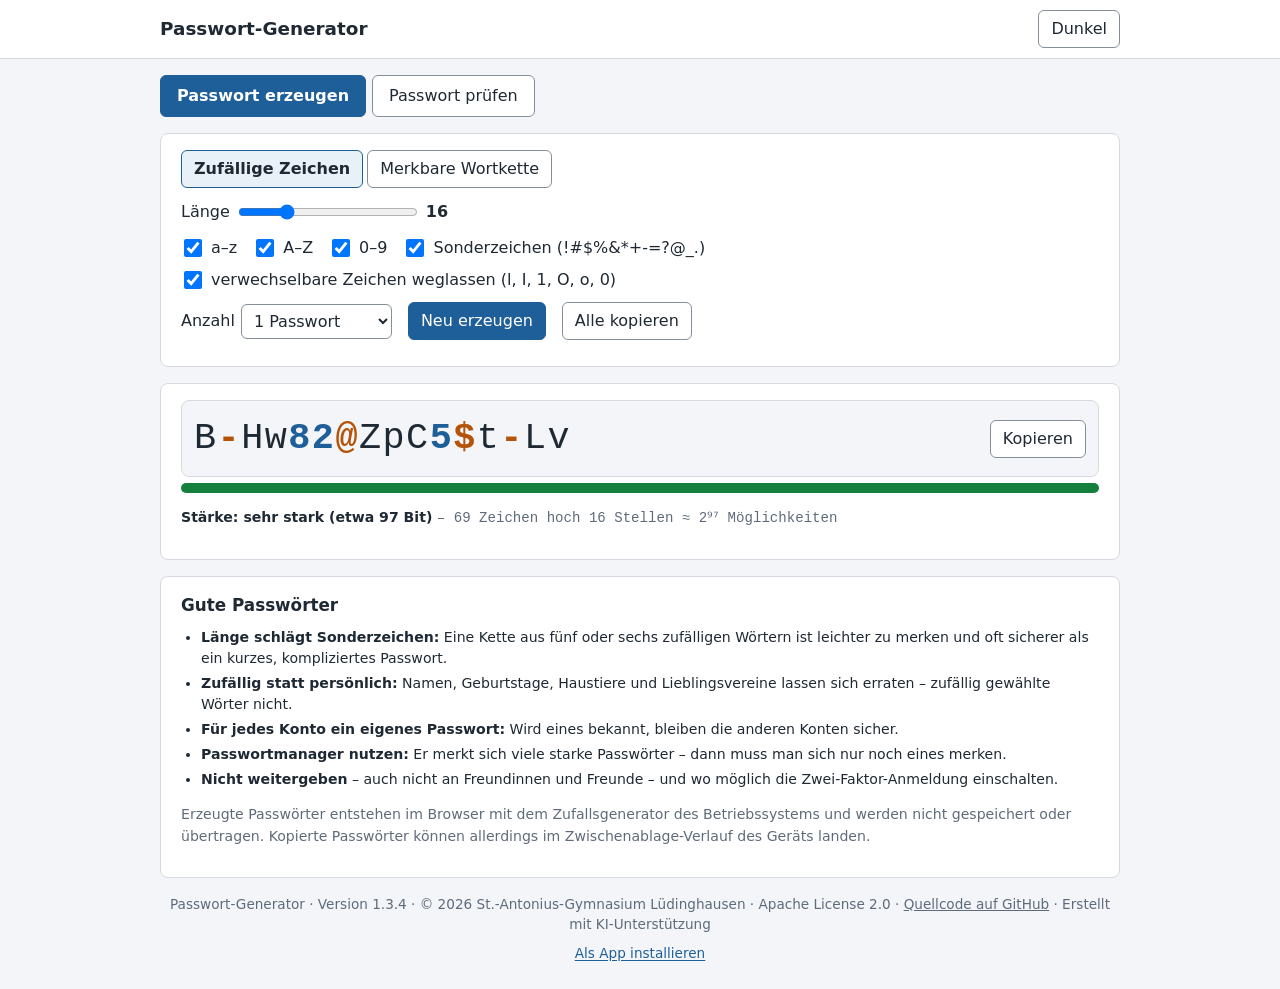
<file: werkzeuge/passwort/index.html>
<!DOCTYPE html>
<!-- Passwort-Generator · Version 1.3.4 · SPDX-License-Identifier: Apache-2.0 · © 2026 St.-Antonius-Gymnasium Lüdinghausen -->
<html lang="de">
<head>
<meta charset="UTF-8">
<!-- pwa --><script src="pwa.js?v=46d9560ef6" data-tool="passwort" data-name="Passwort-Generator" data-daten="nein" data-schluessel=""></script><!-- /pwa -->
<meta name="viewport" content="width=device-width, initial-scale=1.0">
<title>Passwort-Generator</title>
<link rel="icon" href="icons/icon.svg" type="image/svg+xml">
<style>
:root{--auf-akzent:#fff;--hinter:#f3f5f8;--flaeche:#fff;--text:#1f2933;--dezent:#5f6b7a;--rand:#d6dae0;--rand-feld:#858f9b;--akzent:#1f5f99;--akzent-hell:#e8f0f8;--sonder:#b45309;--warn-bg:#fff4e5;--warn-rand:#e8a23a;--warn-text:#6b3d00}
[data-design="dunkel"]{--auf-akzent:#0e131c;--hinter:#14181d;--flaeche:#1e242b;--text:#e6e9ed;--dezent:#9aa4b1;--rand:#343c46;--rand-feld:#7d8794;--akzent:#5aa0e6;--akzent-hell:#243447;--sonder:#f59e0b;--warn-bg:#3a2a12;--warn-rand:#c9861f;--warn-text:#ffd9a3}
*{box-sizing:border-box}
body{margin:0;font-family:system-ui,-apple-system,"Segoe UI",Roboto,Arial,sans-serif;background:var(--hinter);color:var(--text);line-height:1.5}
header{background:var(--flaeche);border-bottom:1px solid var(--rand)}
.kopf{max-width:1000px;margin:0 auto;padding:10px 20px;display:flex;gap:10px;align-items:center}
.kopf h1{font-size:1.15rem;margin:0;flex:1}
.kopf a{color:var(--akzent);text-decoration:none;font-size:.9rem}
main{max-width:1000px;margin:16px auto;padding:0 20px;display:grid;gap:16px;grid-template-columns:minmax(0,1fr)}
section{background:var(--flaeche);border:1px solid var(--rand);border-radius:8px;padding:16px 20px}
h2{font-size:1.05rem;margin:0 0 8px}
button,select,input{font:inherit;color:var(--text)}
button{padding:6px 12px;border:1px solid var(--rand-feld);background:var(--flaeche);border-radius:6px;cursor:pointer}
button:hover{background:var(--akzent-hell)}
button.primaer{background:var(--akzent);border-color:var(--akzent);color:var(--auf-akzent)}
select{padding:6px 8px;border:1px solid var(--rand-feld);border-radius:6px;background:var(--flaeche)}
label{display:inline-flex;gap:6px;align-items:center;max-width:100%;flex-wrap:wrap}
input,select,textarea{max-width:100%}
input[type=checkbox],input[type=radio]{width:18px;height:18px;margin:3px}
input[type=range]{min-height:24px}
.zeile{display:flex;flex-wrap:wrap;gap:8px 16px;align-items:center;margin:10px 0}
.dezent{color:var(--dezent)}.klein{font-size:.88rem}
[hidden]{display:none!important}
.reiter{display:flex;flex-wrap:wrap;gap:4px;margin-bottom:6px}
.reiter button.aktiv{background:var(--akzent-hell);border-color:var(--akzent);font-weight:600}
.hauptreiter{display:flex;flex-wrap:wrap;gap:6px}
.hauptreiter button{font-size:1rem;padding:8px 16px}
.hauptreiter button.aktiv{background:var(--akzent);border-color:var(--akzent);color:var(--auf-akzent);font-weight:600}
input[type=range]{width:180px}
.ergebnis{list-style:none;margin:0;padding:0;display:grid;gap:8px}
.ergebnis li{display:flex;align-items:center;gap:10px;background:var(--hinter);border:1px solid var(--rand);border-radius:8px;padding:10px 12px}
.pw{flex:1;font-family:ui-monospace,SFMono-Regular,Consolas,"Liberation Mono",monospace;font-size:1.3rem;letter-spacing:.04em;word-break:break-all}
.einzeln .pw{font-size:clamp(1.4rem,4vw,2.3rem)}
.pw .ziffer{color:var(--akzent);font-weight:600}
.pw .sonder{color:var(--sonder);font-weight:600}
.staerke{height:10px;border-radius:5px;background:var(--rand);overflow:hidden;margin:6px 0}
.staerke div{height:100%;width:0;transition:width .3s}
.rechnung{font-family:ui-monospace,SFMono-Regular,Consolas,"Liberation Mono",monospace;font-size:.88rem}
ul.tipps{margin:6px 0 0;padding-left:20px}
ul.tipps li{margin:4px 0}
/* Prüfer */
.warnung{background:var(--warn-bg);border:2px solid var(--warn-rand);color:var(--warn-text);border-radius:8px;padding:12px 16px}
.warnung strong{font-size:1.05rem}
.warnung p{margin:6px 0 0}
.pruef-eingabe{display:flex;flex-wrap:wrap;gap:8px;align-items:center;margin:14px 0 6px}
#pruef-feld{flex:1;min-width:220px;font-family:ui-monospace,SFMono-Regular,Consolas,"Liberation Mono",monospace;font-size:1.3rem;padding:8px 10px;border:2px solid var(--rand);border-radius:8px;background:var(--flaeche)}
#pruef-feld:focus{outline:none;border-color:var(--akzent)}
.zeitwerte{display:grid;grid-template-columns:repeat(auto-fit,minmax(240px,1fr));gap:10px;margin:12px 0}
.zeitwert{background:var(--hinter);border:1px solid var(--rand);border-radius:8px;padding:10px 12px}
.zeitwert .wert{font-size:1.25rem;font-weight:700}
.muster{display:flex;flex-wrap:wrap;gap:4px;margin:8px 0;font-family:ui-monospace,SFMono-Regular,Consolas,"Liberation Mono",monospace}
.muster span{display:inline-flex;flex-direction:column;align-items:center;border-radius:6px;padding:3px 7px;border:1px solid var(--rand)}
.muster small{font-family:system-ui,sans-serif;font-size:.72rem;color:var(--dezent)}
.muster .m-wort,.muster .m-haeufig{background:#fde2e2;border-color:#f3a5a5;color:#7a1d1d}
.muster .m-folge,.muster .m-tastatur,.muster .m-wiederholung{background:#fff0d6;border-color:#f0c27a;color:#6b4300}
.muster .m-datum{background:#efe3fb;border-color:#c9a8ef;color:#4b2477}
.muster .m-trenner{background:var(--hinter);color:var(--dezent)}
.muster .m-zufall{background:#dff3e7;border-color:#9fd6b4;color:#14532d}
[data-design="dunkel"] .muster span{filter:brightness(.85)}
ul.hinweise{margin:6px 0 0;padding-left:20px}
ul.hinweise li{margin:4px 0}
details summary{cursor:pointer;color:var(--akzent)}
footer{max-width:1000px;margin:0 auto 24px;padding:0 20px;color:var(--dezent);font-size:.85rem;text-align:center}
footer a{color:inherit}
#meldung{position:fixed;right:16px;bottom:16px;background:#1f2933;color:#fff;padding:10px 14px;border-radius:6px;max-width:380px;z-index:10}
@media (prefers-reduced-motion:reduce){.staerke div{transition:none}}
</style>
<style id="quellcode-druck">@media print{a.quellcode::after{content:" (github.com/Schulwerkzeuge/browserwerkzeuge)"}}</style>
<!-- pwa -->
<link rel="manifest" href="manifest.webmanifest">
<link rel="apple-touch-icon" href="icons/apple-touch-icon.png">
<meta name="theme-color" content="#ffffff" media="(prefers-color-scheme: light)">
<meta name="theme-color" content="#14181d" media="(prefers-color-scheme: dark)">
<meta name="mobile-web-app-capable" content="yes">
<meta name="apple-mobile-web-app-capable" content="yes">
<meta name="apple-mobile-web-app-title" content="Passwort">
<meta name="apple-mobile-web-app-status-bar-style" content="default">
<!-- /pwa -->
</head>
<body>
<header>
  <div class="kopf">
    <h1>Passwort-Generator</h1>
    <a id="ruecklink" href="../" hidden>← Übersicht</a>
    <button type="button" id="btn-design">Dunkel</button>
  </div>
</header>

<main>
  <div class="hauptreiter" role="tablist" aria-label="Bereiche">
    <button type="button" role="tab" id="reiter-erzeugen" aria-controls="bereich-erzeugen" aria-selected="true" data-bereich="erzeugen" class="aktiv">Passwort erzeugen</button>
    <button type="button" role="tab" id="reiter-pruefen" aria-controls="bereich-pruefen" aria-selected="false" tabindex="-1" data-bereich="pruefen">Passwort prüfen</button>
  </div>

  <!-- ============================================== Erzeugen -->
  <div id="bereich-erzeugen" role="tabpanel" aria-labelledby="reiter-erzeugen" style="display:grid;gap:16px">
    <section>
      <div class="reiter">
        <button type="button" data-modus="zeichen" class="aktiv">Zufällige Zeichen</button>
        <button type="button" data-modus="woerter">Merkbare Wortkette</button>
      </div>

      <div id="opt-zeichen">
        <div class="zeile">
          <label>Länge <input type="range" id="laenge" min="8" max="40" value="16"> <strong id="laenge-wert">16</strong></label>
        </div>
        <div class="zeile">
          <label><input type="checkbox" id="klein" checked> a–z</label>
          <label><input type="checkbox" id="gross" checked> A–Z</label>
          <label><input type="checkbox" id="ziffern" checked> 0–9</label>
          <label><input type="checkbox" id="sonder" checked> Sonderzeichen (!#$%&amp;*+-=?@_.)</label>
          <label><input type="checkbox" id="eindeutig" checked> verwechselbare Zeichen weglassen (l, I, 1, O, o, 0)</label>
        </div>
      </div>

      <div id="opt-woerter" hidden>
        <div class="zeile">
          <label>Wörter <input type="range" id="wortzahl" min="3" max="8" value="5"> <strong id="wortzahl-wert">5</strong></label>
          <label>Trennzeichen
            <select id="trenner">
              <option value="-">Bindestrich (-)</option>
              <option value=".">Punkt (.)</option>
              <option value="_">Unterstrich (_)</option>
              <option value="">keines</option>
            </select>
          </label>
        </div>
        <div class="zeile">
          <label><input type="checkbox" id="wort-gross" checked> Wörter großschreiben</label>
          <label><input type="checkbox" id="wort-zahl" checked> Zahl anhängen</label>
        </div>
      </div>

      <div class="zeile">
        <label>Anzahl
          <select id="anzahl">
            <option value="1">1 Passwort</option>
            <option value="5">5 Passwörter</option>
            <option value="10">10 Passwörter</option>
            <option value="20">20 Passwörter</option>
            <option value="30">30 Passwörter</option>
          </select>
        </label>
        <button type="button" class="primaer" id="btn-neu">Neu erzeugen</button>
        <button type="button" id="btn-alle">Alle kopieren</button>
      </div>
    </section>

    <section>
      <ul class="ergebnis" id="ergebnis" aria-live="polite"></ul>
      <div class="staerke" aria-hidden="true"><div id="staerke-balken"></div></div>
      <p class="klein"><strong id="staerke-text"></strong> <span class="dezent rechnung" id="rechnung"></span></p>
    </section>
  </div>

  <!-- ============================================== Prüfen -->
  <section id="bereich-pruefen" role="tabpanel" aria-labelledby="reiter-pruefen" hidden>
    <div class="warnung" role="note">
      <strong>⚠️ Bitte niemals ein echtes Passwort eingeben!</strong>
      <p>Auch kein altes und keines, das einem echten nur ähnelt. Denk dir zum Ausprobieren ein Beispiel aus. Diese Seite schickt zwar nichts weg – aber bei fremden Webseiten kannst du das nie sicher wissen. Deshalb gilt die Regel überall: <strong>Echte Passwörter gehören nur in das Anmeldefeld des richtigen Dienstes und in deinen Passwortmanager.</strong></p>
    </div>

    <div class="pruef-eingabe">
      <!-- bewusst ohne <form>, ohne name und mit autocomplete="off": kein Speichern durch Browser oder Passwortmanager -->
      <input type="password" id="pruef-feld" placeholder="Ausgedachtes Beispiel eingeben …"
             autocomplete="off" autocorrect="off" autocapitalize="off" spellcheck="false"
             data-lpignore="true" data-1p-ignore data-bwignore data-form-type="other"
             aria-label="Ausgedachtes Beispiel-Passwort" maxlength="128">
      <button type="button" id="btn-zeigen" aria-pressed="false">Anzeigen</button>
      <button type="button" id="btn-loeschen">Löschen</button>
    </div>
    <p class="klein dezent" id="pruef-hinweis">Die Prüfung läuft nur hier im Browser. Nichts wird gespeichert oder übertragen. Die Eingabe wird automatisch gelöscht, wenn du 60 Sekunden nichts tippst, den Tab wechselst oder die Seite verlässt.</p>

    <div id="pruef-ergebnis" hidden>
      <div class="staerke" aria-hidden="true"><div id="pruef-balken"></div></div>
      <p><strong id="pruef-stufe"></strong> <span class="dezent klein" id="pruef-bits"></span></p>

      <div class="zeitwerte">
        <div class="zeitwert">
          <div class="klein dezent">Angriff übers Internet auf ein Konto<br>(ca. 10 Versuche pro Sekunde)</div>
          <div class="wert" id="zeit-online"></div>
        </div>
        <div class="zeitwert">
          <div class="klein dezent">Angriff auf eine gestohlene, schlecht gesicherte Passwortliste<br>(ca. 10 Milliarden Versuche pro Sekunde)</div>
          <div class="wert" id="zeit-offline"></div>
        </div>
      </div>

      <h2>Was dem Prüfer auffällt</h2>
      <div class="muster" id="pruef-muster" role="group" aria-label="Erkannte Bestandteile"></div>
      <p class="klein dezent" id="muster-hinweis"></p>
      <ul class="hinweise" id="pruef-hinweise"></ul>
    </div>

    <details class="klein" style="margin-top:14px">
      <summary>Wie schätzt der Prüfer? (für Neugierige und den Informatikunterricht)</summary>
      <p>Angreifer probieren nicht einfach alle Zeichenkombinationen durch, sondern zuerst das Wahrscheinliche: Listen häufiger Passwörter, Wörter aus Wörterbüchern, Namen, Jahreszahlen, Tastaturreihen wie „qwertz“, Folgen wie „1234“ und Tricks wie „@“ statt „a“. Der Prüfer zerlegt das Beispiel deshalb in solche Bausteine, schätzt für jeden, wie viele Versuche ein Angreifer bräuchte, und sucht die Zerlegung, mit der ein Angreifer am schnellsten wäre. Nur was zu keinem Muster passt, zählt als „zufällig“. Die Idee folgt dem Verfahren zxcvbn von Dan Wheeler, ist hier aber stark vereinfacht und mit einem kleinen eingebauten Wörterbuch umgesetzt – echte Angreifer haben viel größere Listen. Die Zeiten sind deshalb grobe Schätzungen, keine Garantie.</p>
      <p>Gibst du eine Wortkette aus dem Generator ein, zeigt der Prüfer meist mehr Bit an als der Generator. Beides stimmt: Der Generator rechnet bewusst streng und nimmt an, dass ein Angreifer sogar seine Wortliste kennt. Der Prüfer nimmt einen Angreifer mit allgemeinem Wörterbuch an.</p>
    </details>
  </section>

  <section class="klein">
    <h2>Gute Passwörter</h2>
    <ul class="tipps">
      <li><strong>Länge schlägt Sonderzeichen:</strong> Eine Kette aus fünf oder sechs zufälligen Wörtern ist leichter zu merken und oft sicherer als ein kurzes, kompliziertes Passwort.</li>
      <li><strong>Zufällig statt persönlich:</strong> Namen, Geburtstage, Haustiere und Lieblingsvereine lassen sich erraten – zufällig gewählte Wörter nicht.</li>
      <li><strong>Für jedes Konto ein eigenes Passwort:</strong> Wird eines bekannt, bleiben die anderen Konten sicher.</li>
      <li><strong>Passwortmanager nutzen:</strong> Er merkt sich viele starke Passwörter – dann muss man sich nur noch eines merken.</li>
      <li><strong>Nicht weitergeben</strong> – auch nicht an Freundinnen und Freunde – und wo möglich die Zwei-Faktor-Anmeldung einschalten.</li>
    </ul>
    <p class="dezent">Erzeugte Passwörter entstehen im Browser mit dem Zufallsgenerator des Betriebssystems und werden nicht gespeichert oder übertragen. Kopierte Passwörter können allerdings im Zwischenablage-Verlauf des Geräts landen.</p>
  </section>
</main>

<footer>
  Passwort-Generator · Version 1.3.4 · © 2026 St.-Antonius-Gymnasium Lüdinghausen · Apache License 2.0 · <a class="quellcode" href="https://github.com/Schulwerkzeuge/browserwerkzeuge" target="_blank" rel="noopener">Quellcode auf GitHub</a> · Erstellt mit KI-Unterstützung<!-- rechtliches --><!-- /rechtliches -->
</footer>

<div id="meldung" role="status" hidden></div>

<script>
"use strict";
// SPDX-License-Identifier: Apache-2.0

const DESIGN = "browserwerkzeuge-theme";                            // gemeinsam mit allen Tools: "dark" / "light"
const EINSTELLUNGEN = "browserwerkzeuge-passwort-einstellungen";    // nur Einstellungen des Generators – niemals Passwörter
const LOESCHEN_NACH_MS = 60000;

const GRUPPEN = {
  klein: "abcdefghijklmnopqrstuvwxyz",
  gross: "ABCDEFGHIJKLMNOPQRSTUVWXYZ",
  ziffern: "0123456789",
  sonder: "!#$%&*+-=?@_."
};
const VERWECHSELBAR = /[lI1O0o]/g;

// Einfache deutsche Wörter ohne Umlaute und ß (funktionieren auf jeder Tastatur)
const WOERTER = [...new Set(`
adler affe ameise biene dachs delfin elch ente esel eule falke fisch floh frosch fuchs gans gecko geier giraffe hai
hamster hase hirsch hummel hund igel jaguar kamel katze koala kobra krake kranich krebs kuh lachs lama luchs marder
maus meise motte mops nashorn otter panda papagei pferd pinguin pony puma rabe ratte reh rind robbe schaf schwan
specht spinne storch taube tiger uhu wal wespe wiesel wolf wurm zebra ziege biber dohle forelle hering hummer kolibri
lemming molch muschel qualle seehund sperling tukan waran wels yak zander dingo gepard ozelot faultier lemur alpaka
bison elefant krokodil leopard gorilla panther pelikan pirol schakal walross zikade
apfel banane birne brot butter dattel erbse feige gurke honig joghurt kakao keks kiwi kirsche kuchen limette linse
mais mango melone milch mohn nudel nuss olive orange paprika pfirsich pflaume pilz pizza quark reis rosine salat salz
senf suppe tee tomate torte traube waffel zimt zitrone zucker bohne karotte kokos lauch mandel spinat walnuss beere
brezel ananas avocado curry essig hafer ingwer kaffee kohl kresse lakritz nektar pudding quitte sellerie sirup
vanille wasser wurst zwiebel krapfen popcorn nougat muffin kompott
berg blatt blume bach baum busch dorn eiche erde fels feld fluss garten gras hagel himmel insel kiesel klee kraut lava
laub meer mond moos nebel ozean palme quelle regen rose sand see sonne stern sturm tal tanne tulpe ufer vulkan wald
welle wiese wind wolke wurzel zweig blitz donner eis flocke glut komet planet schnee strand tropfen birke ahorn efeu
lilie kaktus moor bucht klippe gipfel lagune oase quarz kristall steppe tau linde buche kastanie eichel zapfen farn
nelke veilchen krokus dahlie orchidee
anker ball bank becher besen bett bild boot brille brief brunnen buch burg dach decke dose drache eimer fahne feder
fenster flasche gabel geige gitarre glas glocke hammer helm hose hut jacke kamm kanne kerze kiste koffer kompass kran
krone kugel lampe leiter magnet mantel messer nadel netz ofen paket pinsel puppe rad rakete ring rucksack sack schal
schere schild schirm schloss schrank schuh seil sessel sieb socke spiegel stuhl tasche tasse teller tisch topf
trommel tuba turm uhr vase wagen waage zelt ziegel zug harfe laterne radio roller schlitten trompete kamera lupe
globus atlas tablett zange schraube hebel kette knopf kissen korb pfeife sofa teppich wanne wecker zettel rahmen
banjo cello flagge gong horn klavier orgel ukulele xylofon kalender karte lineal mappe ordner schwamm spitzer tafel
kreide heft stempel tacker drucker monitor tastatur kabel akku antenne batterie
arzt bauer clown detektiv fee hexe koch kobold maler pilot pirat prinz ritter riese zauberer zwerg roboter gespenst
magier matrose sheriff wikinger
tennis golf hockey judo tanz lied musik farbe form kreis punkt linie zahl spiel witz traum freude idee mut ruhe zeit
welt weg reise pause party sommer winter herbst morgen abend woche monat jahr montag freitag samstag sonntag dienstag
mittwoch januar februar april juni juli august oktober november dezember rhythmus melodie takt chor konzert theater
zirkus magie schatz puzzle domino schach karate rugby
auto bahn bus dorf fabrik farm flugzeug hafen haus hotel kirche kino markt museum park platz rathaus schule stadt
tunnel zoo fahrrad taxi traktor bagger kutsche schiff segel garage keller balkon treppe mauer palast tempel villa iglu
kanal allee zeppelin ballon gondel kajak kanu floss jacht motorrad ufo
galaxie mars venus saturn jupiter orbit sonde meteor krater satellit
`.split(/\s+/).filter(w => /^[a-z]{3,10}$/.test(w)))];

const $ = id => document.getElementById(id);

// ================================================================== Erzeugen

// Gleichverteilte Zufallszahl 0 … max-1 aus dem kryptografischen Zufallsgenerator
function zufallInt(max) {
  const grenze = Math.floor(0x100000000 / max) * max;
  const wert = new Uint32Array(1);
  do { crypto.getRandomValues(wert); } while (wert[0] >= grenze);
  return wert[0] % max;
}

// Zufällige Zeichen; jede gewählte Gruppe kommt mindestens einmal vor
function erzeugeZeichen(laenge, gruppen) {
  const vorrat = gruppen.join("");
  let passwort = "";
  for (let versuch = 0; versuch < 200; versuch++) {
    passwort = "";
    for (let i = 0; i < laenge; i++) passwort += vorrat[zufallInt(vorrat.length)];
    if (gruppen.every(g => [...passwort].some(c => g.includes(c)))) break;
  }
  return passwort;
}

function erzeugeWortkette(anzahl, trenner, gross, zahl) {
  const teile = Array.from({ length: anzahl }, () => {
    const wort = WOERTER[zufallInt(WOERTER.length)];
    return gross ? wort[0].toUpperCase() + wort.slice(1) : wort;
  });
  if (zahl) teile.push(String(10 + zufallInt(90)));
  return teile.join(trenner);
}

function hochzahl(n) {
  const ziffern = "⁰¹²³⁴⁵⁶⁷⁸⁹";
  return String(n).split("").map(z => ziffern[Number(z)]).join("");
}

// Stärkestufen – gemeinsam für Generator und Prüfer (Bit = log2 der Anzahl nötiger Versuche)
const STUFEN = [
  { ab: 70, text: "sehr stark", farbe: "#15803d" },
  { ab: 50, text: "stark", farbe: "#1e7b45" },
  { ab: 35, text: "mittel", farbe: "#d97706" },
  { ab: 20, text: "schwach", farbe: "#dc2626" },
  { ab: 0, text: "sehr schwach", farbe: "#991b1b" }
];
const stufeFuer = bits => STUFEN.find(s => bits >= s.ab);

// ================================================================== Prüfen
// Vereinfachte Musteranalyse nach der Idee von zxcvbn: Das Passwort wird so in Bausteine
// zerlegt, dass ein Angreifer mit möglichst wenigen Versuchen auskommt.

const HAEUFIG = `
123456 123456789 12345678 1234567 12345 1234567890 123123 111111 000000 654321 987654321 666666 777777 121212 112233
101010 123321 159753 147258 147852 1q2w3e4r 1q2w3e 1q2w3e4r5t q1w2e3r4 zaq12wsx qwertz qwerty qwertzuiop asdfgh asdf
yxcvbnm passwort passwort1 passwort123 password password1 password123 hallo hallo123 hallo1 geheim geheim123 test
test123 abc123 123abc a1b2c3 abcdef iloveyou ichliebedich liebe schatz schatzi mausi hase baerchen teddy engel
prinzessin princess sunshine sonnenschein sonne sommer winter herbst freedom welcome willkommen whatever trustno1
master admin administrator login letmein killer dragon monkey shadow superman batman pokemon minecraft fortnite
starwars gaming nintendo playstation xbox youtube tiktok instagram snapchat google apple samsung iphone handy
computer internet fussball fußball football baseball soccer schalke schalke04 bvb bvb09 borussia dortmund bayern
fcbayern hamburg berlin koeln köln schule schule123 lehrer schueler schüler familie family mama papa oma opa
hund katze pferd blume stern sternchen herz michael daniel thomas andreas stefan alexander christian sabine nicole
julia anna lena laura sarah lisa lukas leon paul jonas felix max tim tom mia emma hannah
`.split(/\s+/).filter(Boolean);

const NAMEN = `
alex alexander andrea andreas anja anna anton ben benjamin carina christian christina daniel david elias elena emil
emilia emma erik eva felix finn florian frank hannah hans jan jana jannik jasmin johanna jonas julia julian justus
karl katharina kevin klaus lara laura lea lena leon lina linus lisa louis luca lukas luis maja marie mario markus
martin max maximilian mia michael milan moritz nele niklas noah nora oliver paul peter philipp sabine sandra sarah
simon sophia sophie stefan sven thomas tim tobias tom ute vanessa yannick
`.split(/\s+/).filter(Boolean);

const WEITERE_WOERTER = `
hallo liebe herz glueck glück frieden freund freundin schatz engel teufel drache prinz koenig könig koenigin königin
blau rot gruen grün gelb schwarz weiss weiß lila pink super cool geil mega hello love dragon star moon sun happy
lucky magic power secret summer winter monkey tiger lion bear angel princess master gamer player hero ninja zombie
eins zwei drei vier fuenf fünf sechs sieben acht neun zehn null gott jesus himmel hoelle hölle frei freiheit
ich du er sie es wir ihr mag mein meine dein deine sein bin bist ist sind und oder der die das den dem ein eine
nicht auch gern gerne mit ohne fuer für mag habe hast hat viel sehr immer alles nie heute morgen
`.split(/\s+/).filter(Boolean);

// Wörterbuch: Wort → Rang (je kleiner, desto eher probiert ein Angreifer es aus)
const WOERTERBUCH = new Map();
HAEUFIG.forEach((w, i) => { if (!WOERTERBUCH.has(w)) WOERTERBUCH.set(w, { rang: i + 1, art: "haeufig" }); });
NAMEN.forEach(w => { if (!WOERTERBUCH.has(w)) WOERTERBUCH.set(w, { rang: 400, art: "wort", name: true }); });
WEITERE_WOERTER.forEach(w => { if (!WOERTERBUCH.has(w)) WOERTERBUCH.set(w, { rang: [...w].length <= 4 ? 300 : 1500, art: "wort" }); });
WOERTER.forEach(w => { if (!WOERTERBUCH.has(w)) WOERTERBUCH.set(w, { rang: 3000, art: "wort" }); });
const MAX_WORTLAENGE = Math.max(...[...WOERTERBUCH.keys()].map(w => [...w].length));

const LEET = { "4": "a", "@": "a", "8": "b", "(": "c", "3": "e", "6": "g", "1": "i", "!": "i", "|": "i", "0": "o", "5": "s", "$": "s", "7": "t", "+": "t", "2": "z" };
const TASTATUR = ["1234567890ß", "qwertzuiopü", "asdfghjklöä", "yxcvbnm", "qwertyuiop", "zxcvbnm"];

function zeichenklasse(c) {
  if (/[0-9]/.test(c)) return 10;
  if (/[a-zäöüß]/.test(c)) return 26;
  if (/[A-ZÄÖÜ]/.test(c)) return 26;
  return 33;
}

function binom(n, k) {
  let r = 1;
  for (let i = 1; i <= k; i++) r = r * (n - k + i) / i;
  return r;
}

// Faktor für Groß-/Kleinschreibung eines erkannten Wortes
function grossFaktor(teil) {
  const gross = teil.filter(c => c !== c.toLowerCase()).length;
  const klein = teil.filter(c => c !== c.toUpperCase()).length;
  if (gross === 0) return 1;
  const s = teil.join("");
  if (/^\p{Lu}[^\p{Lu}]*$/u.test(s) || klein === 0) return 2;   // nur Anfang groß oder alles groß
  let summe = 0;
  for (let k = 1; k <= Math.min(gross, klein); k++) summe += binom(gross + klein, k);
  return Math.max(2, summe);
}

// Alle erkennbaren Bausteine finden: { von, bis (exklusiv), versuche, art, info }
function findeMuster(z) {
  const n = z.length;
  const klein = z.map(c => { const l = c.toLowerCase(); return [...l].length === 1 ? l : c; });
  const leet = klein.map(c => LEET[c] || c);
  const treffer = [];

  // 1. Wörterbuch (normal und mit Leet-Ersetzungen)
  for (let i = 0; i < n; i++) {
    for (let j = i + 3; j <= Math.min(n, i + MAX_WORTLAENGE); j++) {
      const wortKlein = klein.slice(i, j).join("");
      const wortLeet = leet.slice(i, j).join("");
      for (const [wort, mitLeet] of [[wortKlein, false], [wortLeet, true]]) {
        if (mitLeet && wortLeet === wortKlein) continue;
        const eintrag = WOERTERBUCH.get(wort);
        if (!eintrag) continue;
        let versuche = eintrag.rang * grossFaktor(z.slice(i, j));
        if (mitLeet) {
          const ersetzt = klein.slice(i, j).filter((c, k) => c !== leet[i + k]).length;
          versuche *= Math.min(64, 2 ** ersetzt);
        }
        treffer.push({ von: i, bis: j, versuche, art: eintrag.art, leet: mitLeet, name: !!eintrag.name });
      }
    }
  }

  // 2. Folgen wie abcd, 1234, 9876
  for (let i = 0; i < n - 2; i++) {
    const d = z[i + 1].codePointAt(0) - z[i].codePointAt(0);
    if (Math.abs(d) !== 1 || zeichenklasse(z[i]) !== zeichenklasse(z[i + 1])) continue;
    let j = i + 2;
    while (j < n && z[j].codePointAt(0) - z[j - 1].codePointAt(0) === d && zeichenklasse(z[j]) === zeichenklasse(z[i])) j++;
    if (j - i >= 3) {
      const basis = "aAzZ019".includes(z[i]) ? 4 : (/[0-9]/.test(z[i]) ? 10 : 26);
      treffer.push({ von: i, bis: j, versuche: basis * (j - i) * (d < 0 ? 2 : 1), art: "folge" });
    }
  }

  // 3. Tastaturreihen (vorwärts und rückwärts, ab 4 Zeichen)
  const kleinText = klein.join("");
  for (const reihe of TASTATUR) {
    for (const richtung of [reihe, [...reihe].reverse().join("")]) {
      for (let laenge = Math.min(richtung.length, n); laenge >= 4; laenge--) {
        for (let s = 0; s + laenge <= richtung.length; s++) {
          const stueck = richtung.slice(s, s + laenge);
          let pos = kleinText.indexOf(stueck);
          while (pos >= 0) {
            treffer.push({ von: pos, bis: pos + laenge, versuche: 40 * laenge * (richtung === reihe ? 1 : 2), art: "tastatur" });
            pos = kleinText.indexOf(stueck, pos + 1);
          }
        }
      }
    }
  }

  // 4. Wiederholungen: gleiche Zeichen (aaa) und wiederholte Stücke (abcabc)
  for (let i = 0; i < n; i++) {
    for (let laenge = 1; laenge <= Math.floor((n - i) / 2); laenge++) {
      const stueck = klein.slice(i, i + laenge).join("");
      let j = i + laenge, mal = 1;
      while (j + laenge <= n && klein.slice(j, j + laenge).join("") === stueck) { j += laenge; mal++; }
      if (mal >= 2 && (laenge > 1 || mal >= 3)) {
        const stueckVersuche = z.slice(i, i + laenge).reduce((p, c) => p * zeichenklasse(c), 1);
        treffer.push({ von: i, bis: i + laenge * mal, versuche: Math.max(stueckVersuche, 10) * mal, art: "wiederholung" });
      }
    }
  }

  // 5. Trennzeichen zwischen Wörtern (Leerzeichen, - . _ / + , ;)
  z.forEach((c, i) => { if (/[\s\-._\/+,;:]/.test(c)) treffer.push({ von: i, bis: i + 1, versuche: 3, art: "trenner" }); });

  // 6. Jahreszahlen und Daten
  const text = z.join("");
  for (const m of text.matchAll(/(?=((19|20)\d\d))/g)) {
    const jahr = Number(m[1]);
    if (jahr >= 1900 && jahr <= 2039) treffer.push({ von: m.index, bis: m.index + 4, versuche: 140, art: "datum" });
  }
  for (const m of text.matchAll(/(?=(\d{1,2})([.\-/ ]?)(\d{1,2})\2(\d{4}|\d{2}))/g)) {
    const tag = Number(m[1]), monat = Number(m[3]);
    const laenge = m[1].length + m[2].length * 2 + m[3].length + m[4].length;
    if (tag >= 1 && tag <= 31 && monat >= 1 && monat <= 12 && laenge >= 4) {
      treffer.push({ von: m.index, bis: m.index + laenge, versuche: 365 * 100 * (m[2] ? 4 : 1), art: "datum" });
    }
  }
  return treffer;
}

function analysiere(passwort) {
  const z = Array.from(passwort);
  const n = z.length;
  if (!n) return null;

  // Zeichenvorrat für den „zufälligen“ Rest
  let vorrat = 0;
  if (/[a-zäöüß]/.test(passwort)) vorrat += 26;
  if (/[A-ZÄÖÜ]/.test(passwort)) vorrat += 26;
  if (/[0-9]/.test(passwort)) vorrat += 10;
  if (/[^a-zA-ZäöüßÄÖÜ0-9]/.test(passwort)) vorrat += 33;
  vorrat = Math.max(vorrat, 10);

  const treffer = findeMuster(z).filter(t => t.versuche < Math.pow(vorrat, t.bis - t.von));
  // Dynamische Programmierung über log2-Werte: günstigste Zerlegung finden
  const best = new Array(n + 1).fill(Infinity), weg = new Array(n + 1).fill(null);
  best[0] = 0;
  const lz = Math.log2(vorrat);
  for (let j = 1; j <= n; j++) {
    if (best[j - 1] + lz < best[j]) { best[j] = best[j - 1] + lz; weg[j] = { von: j - 1, bis: j, art: "zufall" }; }
    for (const t of treffer) {
      if (t.bis !== j) continue;
      const kosten = best[t.von] + Math.log2(t.versuche) + (t.art === "trenner" ? 0 : 1);   // +1 Bit: Wahl des Musters
      if (kosten < best[j]) { best[j] = kosten; weg[j] = t; }
    }
  }
  // Zerlegung zurückverfolgen, benachbarte Zufallszeichen zusammenfassen
  const teile = [];
  for (let j = n; j > 0;) {
    const t = weg[j];
    if (t.art === "zufall" && teile.length && teile[0].art === "zufall") teile[0].von = t.von;
    else teile.unshift({ ...t });
    j = t.von;
  }
  teile.forEach(t => { t.text = z.slice(t.von, t.bis).join(""); });

  // Zufällige Stücke mit dem Zeichenvorrat neu bewerten, der in ihnen tatsächlich vorkommt
  let summe = best[n];
  teile.filter(t => t.art === "zufall").forEach(t => {
    let v = 0;
    if (/[a-zäöüß]/.test(t.text)) v += 26;
    if (/[A-ZÄÖÜ]/.test(t.text)) v += 26;
    if (/[0-9]/.test(t.text)) v += 10;
    if (/[^a-zA-ZäöüßÄÖÜ0-9]/.test(t.text)) v += 33;
    summe -= (t.bis - t.von) * (lz - Math.log2(Math.max(v, 10)));
  });
  const bits = Math.max(0, Math.min(summe, n * lz));
  const haeufig = teile.length === 1 && teile[0].art === "haeufig";
  return { bits: haeufig ? Math.min(bits, 10) : bits, teile, vorrat, laenge: n, haeufig, passwort };
}

// Dauer in Worten (Versuche ÷ Versuche pro Sekunde; im ungünstigsten Fall)
function dauer(bits, proSekunde) {
  const s = Math.pow(2, bits) / proSekunde;
  const runde = (x, einheit, mehrzahl) => { const r = Math.round(x); return `${r.toLocaleString("de-DE")} ${r === 1 ? einheit : mehrzahl}`; };
  if (s < 1) return "sofort";
  if (s < 60) return runde(s, "Sekunde", "Sekunden");
  if (s < 3600) return runde(s / 60, "Minute", "Minuten");
  if (s < 86400) return runde(s / 3600, "Stunde", "Stunden");
  if (s < 86400 * 31) return runde(s / 86400, "Tag", "Tage");
  if (s < 86400 * 365) return runde(s / 86400 / 30.4, "Monat", "Monate");
  const jahre = s / 86400 / 365.25;
  if (jahre < 100) return runde(jahre, "Jahr", "Jahre");
  if (jahre < 1e6) return runde(jahre / 100, "Jahrhundert", "Jahrhunderte");
  if (jahre < 1.38e10) return `${(jahre / 1e6).toLocaleString("de-DE", { maximumFractionDigits: 0 })} Millionen Jahre`;
  return "länger, als das Universum alt ist";
}

function hinweise(a) {
  const h = [];
  const arten = new Set(a.teile.map(t => t.art));
  const zitat = t => (a.sichtbar ? `„${t.text}“` : `ein Teil`);
  if (a.haeufig) h.push("Steht auf der Liste der häufigsten Passwörter – Angreifer probieren solche Passwörter als Allererstes.");
  else if (arten.has("haeufig")) h.push(`Enthält ${a.sichtbar ? "„" + a.teile.find(t => t.art === "haeufig").text + "“, eines" : "eines"} der häufigsten Passwörter.`);
  const worte = a.teile.filter(t => t.art === "wort");
  if (worte.some(t => t.name)) h.push("Namen sind leicht zu erraten – besonders die von Familie, Freunden oder Haustieren.");
  const ohneTrenner = a.teile.filter(t => t.art !== "trenner");
  if (worte.length && worte.length >= ohneTrenner.length - 1 && worte.length <= 2)
    h.push("Ein oder zwei bekannte Wörter reichen nicht: Wörterbücher probieren Angreifer zuerst. Besser vier oder mehr zufällig gewählte Wörter.");
  if (a.teile.some(t => t.leet)) h.push("Ersetzungen wie „@“ für „a“ oder „3“ für „e“ kennen Angreifer – sie machen ein Wort kaum sicherer.");
  for (const t of a.teile) {
    if (t.art === "folge") h.push(`${zitat(t)} ist eine einfache Folge – so etwas wird sofort ausprobiert.`);
    if (t.art === "tastatur") h.push(`${zitat(t)} ist eine Tastaturreihe – steht in jeder Angriffsliste.`);
    if (t.art === "wiederholung") h.push(`${zitat(t)} wiederholt sich – Wiederholungen machen ein Passwort nur wenig stärker.`);
  }
  if (arten.has("datum")) h.push("Jahreszahlen und Daten (zum Beispiel Geburtstage) gehören zu den ersten Dingen, die ausprobiert werden.");
  if (/^\p{Lu}[^\p{Lu}]*\d+[^\p{L}\d]?$/u.test(a.passwort)) h.push("Großbuchstabe vorne, Zahl hinten ist das häufigste Muster überhaupt – Angreifer rechnen damit.");
  if (a.laenge < 12) h.push("Länger ist besser: mindestens 12 Zeichen, noch besser eine Kette aus mehreren zufälligen Wörtern.");
  if (a.vorrat <= 10 && a.laenge < 20) h.push("Nur Ziffern sind schnell durchprobiert.");
  if (a.bits >= 50) h.push("Gut! Trotzdem gilt: jedes Passwort nur für ein einziges Konto verwenden.");
  return [...new Set(h)];
}

const ARTNAMEN = { trenner: "Trenner", haeufig: "häufig", wort: "Wort", folge: "Folge", tastatur: "Tastatur", wiederholung: "Wiederholung", datum: "Datum", zufall: "zufällig" };

// ================================================================== Oberfläche

const App = {
  modus: "zeichen",
  passwoerter: [],
  meldungTimer: null,
  loeschTimer: null,
  zaehlTimer: null,
  loeschZeit: 0,

  init() {
    this.initDesign();
    this.ladeEinstellungen();
    this.binde();
    this.setzeModus(this.modus);
    this.zeigeBereich(location.hash === "#pruefen" ? "pruefen" : "erzeugen");
  },

  initDesign() {
    let gespeichert = null;
    try { gespeichert = localStorage.getItem(DESIGN); } catch (e) { /* ohne Speicher */ }
    const dunkel = gespeichert ? gespeichert === "dark" : matchMedia("(prefers-color-scheme: dark)").matches;
    this.setzeDesign(dunkel ? "dunkel" : "hell");
  },

  setzeDesign(design) {
    document.documentElement.dataset.design = design;
    $("btn-design").textContent = design === "dunkel" ? "Hell" : "Dunkel";
  },

  ladeEinstellungen() {
    try {
      const e = JSON.parse(localStorage.getItem(EINSTELLUNGEN)) || {};
      if (e.modus === "woerter") this.modus = "woerter";
      if (e.laenge) $("laenge").value = e.laenge;
      ["klein", "gross", "ziffern", "sonder", "eindeutig", "wort-gross", "wort-zahl"].forEach(id => {
        if (typeof e[id] === "boolean") $(id).checked = e[id];
      });
      if (e.wortzahl) $("wortzahl").value = e.wortzahl;
      if (typeof e.trenner === "string") $("trenner").value = e.trenner;
      if (e.anzahl) $("anzahl").value = e.anzahl;
    } catch (e) { /* Standardwerte behalten */ }
  },

  speichereEinstellungen() {
    try {
      const e = { modus: this.modus, laenge: $("laenge").value, wortzahl: $("wortzahl").value, trenner: $("trenner").value, anzahl: $("anzahl").value };
      ["klein", "gross", "ziffern", "sonder", "eindeutig", "wort-gross", "wort-zahl"].forEach(id => { e[id] = $(id).checked; });
      localStorage.setItem(EINSTELLUNGEN, JSON.stringify(e));
    } catch (e) { /* ohne Folgen */ }
  },

  binde() {
    const reiter = [...document.querySelectorAll("[data-bereich]")];
    reiter.forEach((b, i) => {
      b.addEventListener("click", () => this.zeigeBereich(b.dataset.bereich));
      b.addEventListener("keydown", e => {       // Pfeiltasten wechseln zwischen den Reitern (Tab-Muster nach WAI-ARIA)
        const ziel = { ArrowRight: i + 1, ArrowLeft: i - 1, Home: 0, End: reiter.length - 1 }[e.key];
        if (ziel === undefined) return;
        e.preventDefault();
        const r = reiter[(ziel + reiter.length) % reiter.length];
        this.zeigeBereich(r.dataset.bereich); r.focus();
      });
    });
    document.querySelectorAll("[data-modus]").forEach(b =>
      b.addEventListener("click", () => this.setzeModus(b.dataset.modus)));
    ["laenge", "wortzahl"].forEach(id => $(id).addEventListener("input", () => this.erzeuge()));
    ["klein", "gross", "ziffern", "sonder", "eindeutig", "wort-gross", "wort-zahl", "trenner", "anzahl"].forEach(id =>
      $(id).addEventListener("change", () => this.erzeuge()));
    $("btn-neu").addEventListener("click", () => this.erzeuge());
    $("btn-alle").addEventListener("click", () => this.kopiere(this.passwoerter.join("\n"), "Alle Passwörter wurden kopiert."));
    $("btn-design").addEventListener("click", () => {
      const neu = document.documentElement.dataset.design === "dunkel" ? "hell" : "dunkel";
      this.setzeDesign(neu);
      try { localStorage.setItem(DESIGN, neu === "dunkel" ? "dark" : "light"); } catch (e) { /* ohne Folgen */ }
    });

    // Prüfer
    $("pruef-feld").addEventListener("input", () => { this.pruefe(); this.planeLoeschen(); });
    $("btn-loeschen").addEventListener("click", () => { this.leereFeld(); $("pruef-feld").focus(); });
    $("btn-zeigen").addEventListener("click", () => {
      const feld = $("pruef-feld");
      const zeigen = feld.type === "password";
      feld.type = zeigen ? "text" : "password";
      $("btn-zeigen").textContent = zeigen ? "Verbergen" : "Anzeigen";
      $("btn-zeigen").setAttribute("aria-pressed", String(zeigen));
      this.pruefe();
    });
    // Eingabe löschen, sobald die Seite verborgen, verlassen oder aus dem Verlauf wiederhergestellt wird
    document.addEventListener("visibilitychange", () => { if (document.hidden) this.leereFeld(); });
    window.addEventListener("pagehide", () => this.leereFeld());
    window.addEventListener("pageshow", () => this.leereFeld());
  },

  zeigeBereich(bereich) {
    document.querySelectorAll("[data-bereich]").forEach(b => {
      const aktiv = b.dataset.bereich === bereich;
      b.classList.toggle("aktiv", aktiv);
      b.setAttribute("aria-selected", aktiv ? "true" : "false");
      b.tabIndex = aktiv ? 0 : -1;
    });
    $("bereich-erzeugen").hidden = bereich !== "erzeugen";
    $("bereich-pruefen").hidden = bereich !== "pruefen";
    if (bereich === "pruefen") $("pruef-feld").focus();
    else this.leereFeld();
    history.replaceState(null, "", bereich === "pruefen" ? "#pruefen" : location.pathname + location.search);
  },

  setzeModus(modus) {
    this.modus = modus;
    document.querySelectorAll("[data-modus]").forEach(b => b.classList.toggle("aktiv", b.dataset.modus === modus));
    $("opt-zeichen").hidden = modus !== "zeichen";
    $("opt-woerter").hidden = modus !== "woerter";
    this.erzeuge();
  },

  // ------------------------------------------------ Erzeugen

  zeichengruppen() {
    const ohne = $("eindeutig").checked;
    return ["klein", "gross", "ziffern", "sonder"]
      .filter(id => $(id).checked)
      .map(id => (ohne ? GRUPPEN[id].replace(VERWECHSELBAR, "") : GRUPPEN[id]));
  },

  erzeuge() {
    $("laenge-wert").textContent = $("laenge").value;
    $("wortzahl-wert").textContent = $("wortzahl").value;
    const anzahl = Number($("anzahl").value);
    let bits, rechnung;

    if (this.modus === "zeichen") {
      let gruppen = this.zeichengruppen();
      if (!gruppen.length) {
        $("klein").checked = true;
        gruppen = this.zeichengruppen();
        this.meldung("Mindestens eine Zeichengruppe muss ausgewählt sein.");
      }
      const laenge = Number($("laenge").value);
      const vorrat = gruppen.join("").length;
      this.passwoerter = Array.from({ length: anzahl }, () => erzeugeZeichen(laenge, gruppen));
      bits = laenge * Math.log2(vorrat);
      rechnung = `${vorrat} Zeichen hoch ${laenge} Stellen ≈ 2${hochzahl(Math.floor(bits))}`;
    } else {
      const wortzahl = Number($("wortzahl").value);
      const zahl = $("wort-zahl").checked;
      this.passwoerter = Array.from({ length: anzahl }, () =>
        erzeugeWortkette(wortzahl, $("trenner").value, $("wort-gross").checked, zahl));
      bits = wortzahl * Math.log2(WOERTER.length) + (zahl ? Math.log2(90) : 0);
      rechnung = `${WOERTER.length} Wörter hoch ${wortzahl}${zahl ? " × 90 Zahlen" : ""} ≈ 2${hochzahl(Math.floor(bits))}`;
    }

    this.zeigePasswoerter();
    const stufe = stufeFuer(bits);
    const balken = $("staerke-balken");
    balken.style.width = Math.min(100, bits / 90 * 100) + "%";
    balken.style.background = stufe.farbe;
    $("staerke-text").textContent = `Stärke: ${stufe.text} (etwa ${Math.floor(bits)} Bit)`;
    $("rechnung").textContent = `– ${rechnung} Möglichkeiten`;
    this.speichereEinstellungen();
  },

  zeigePasswoerter() {
    const liste = $("ergebnis");
    liste.innerHTML = "";
    liste.classList.toggle("einzeln", this.passwoerter.length === 1);
    this.passwoerter.forEach(passwort => {
      const li = document.createElement("li");
      const anzeige = document.createElement("span");
      anzeige.className = "pw";
      // Ziffern und Sonderzeichen farbig hervorheben – erleichtert das Abtippen
      [...passwort].forEach(zeichen => {
        const span = document.createElement("span");
        if (/[0-9]/.test(zeichen)) span.className = "ziffer";
        else if (GRUPPEN.sonder.includes(zeichen)) span.className = "sonder";
        span.textContent = zeichen;
        anzeige.appendChild(span);
      });
      const knopf = document.createElement("button");
      knopf.type = "button";
      knopf.textContent = "Kopieren";
      knopf.addEventListener("click", () => this.kopiere(passwort, "Das Passwort wurde kopiert."));
      li.append(anzeige, knopf);
      liste.appendChild(li);
    });
  },

  // ------------------------------------------------ Prüfen

  pruefe() {
    const feld = $("pruef-feld");
    const a = analysiere(feld.value);
    $("pruef-ergebnis").hidden = !a;
    if (!a) return;
    a.sichtbar = feld.type === "text";

    const stufe = a.haeufig ? STUFEN[STUFEN.length - 1] : stufeFuer(a.bits);
    const balken = $("pruef-balken");
    balken.style.width = Math.max(4, Math.min(100, a.bits / 90 * 100)) + "%";
    balken.style.background = stufe.farbe;
    $("pruef-stufe").textContent = `Einschätzung: ${stufe.text}`;
    $("pruef-bits").textContent = `(etwa 2${hochzahl(Math.round(a.bits))} Versuche, also ${Math.round(a.bits)} Bit)`;
    $("zeit-online").textContent = dauer(a.bits, 10);
    $("zeit-offline").textContent = dauer(a.bits, 1e10);

    const ziel = $("pruef-muster");
    ziel.innerHTML = "";
    a.teile.forEach(t => {
      const span = document.createElement("span");
      span.className = "m-" + t.art;
      const inhalt = document.createElement("b");
      inhalt.textContent = a.sichtbar ? t.text : "•".repeat([...t.text].length);
      const art = document.createElement("small");
      art.textContent = ARTNAMEN[t.art] + (t.leet ? " (verfremdet)" : "");
      span.append(inhalt, art);
      ziel.appendChild(span);
    });
    $("muster-hinweis").textContent = a.sichtbar ? "" : "Mit „Anzeigen“ siehst du, welche Zeichen zu welchem Baustein gehören.";

    const ul = $("pruef-hinweise");
    ul.innerHTML = "";
    hinweise(a).forEach(text => {
      const li = document.createElement("li");
      li.textContent = text;
      ul.appendChild(li);
    });
  },

  // Nach 60 Sekunden ohne Eingabe automatisch löschen; Restzeit anzeigen
  planeLoeschen() {
    clearTimeout(this.loeschTimer);
    clearInterval(this.zaehlTimer);
    if (!$("pruef-feld").value) { this.zeigeLoeschHinweis(); return; }
    this.loeschZeit = Date.now() + LOESCHEN_NACH_MS;
    this.loeschTimer = setTimeout(() => this.leereFeld(), LOESCHEN_NACH_MS);
    this.zaehlTimer = setInterval(() => this.zeigeLoeschHinweis(), 1000);
    this.zeigeLoeschHinweis();
  },

  zeigeLoeschHinweis() {
    const rest = Math.max(0, Math.ceil((this.loeschZeit - Date.now()) / 1000));
    $("pruef-hinweis").textContent = $("pruef-feld").value
      ? `Die Prüfung läuft nur hier im Browser. Nichts wird gespeichert oder übertragen. Die Eingabe wird in ${rest} Sekunden automatisch gelöscht – oder sofort, wenn du den Tab wechselst oder die Seite verlässt.`
      : "Die Prüfung läuft nur hier im Browser. Nichts wird gespeichert oder übertragen. Die Eingabe wird automatisch gelöscht, wenn du 60 Sekunden nichts tippst, den Tab wechselst oder die Seite verlässt.";
  },

  leereFeld() {
    const feld = $("pruef-feld");
    if (!feld) return;
    feld.value = "";
    feld.type = "password";
    $("btn-zeigen").textContent = "Anzeigen";
    $("btn-zeigen").setAttribute("aria-pressed", "false");
    clearTimeout(this.loeschTimer);
    clearInterval(this.zaehlTimer);
    $("pruef-ergebnis").hidden = true;
    $("pruef-muster").innerHTML = "";
    $("pruef-hinweise").innerHTML = "";
    this.zeigeLoeschHinweis();
  },

  // ------------------------------------------------ Allgemeines

  async kopiere(text, erfolg) {
    if (!text) return;
    try {
      await navigator.clipboard.writeText(text);
      this.meldung(erfolg);
    } catch (e) {
      const feld = document.createElement("textarea");
      feld.value = text;
      document.body.appendChild(feld);
      feld.select();
      const ok = document.execCommand("copy");
      feld.remove();
      this.meldung(ok ? erfolg : "Kopieren war nicht möglich.");
    }
  },

  meldung(text) {
    const m = $("meldung");
    m.textContent = text;
    m.hidden = false;
    clearTimeout(this.meldungTimer);
    this.meldungTimer = setTimeout(() => { m.hidden = true; }, 3500);
  }
};

document.addEventListener("DOMContentLoaded", () => App.init());
</script>
</body>
</html>
</file>
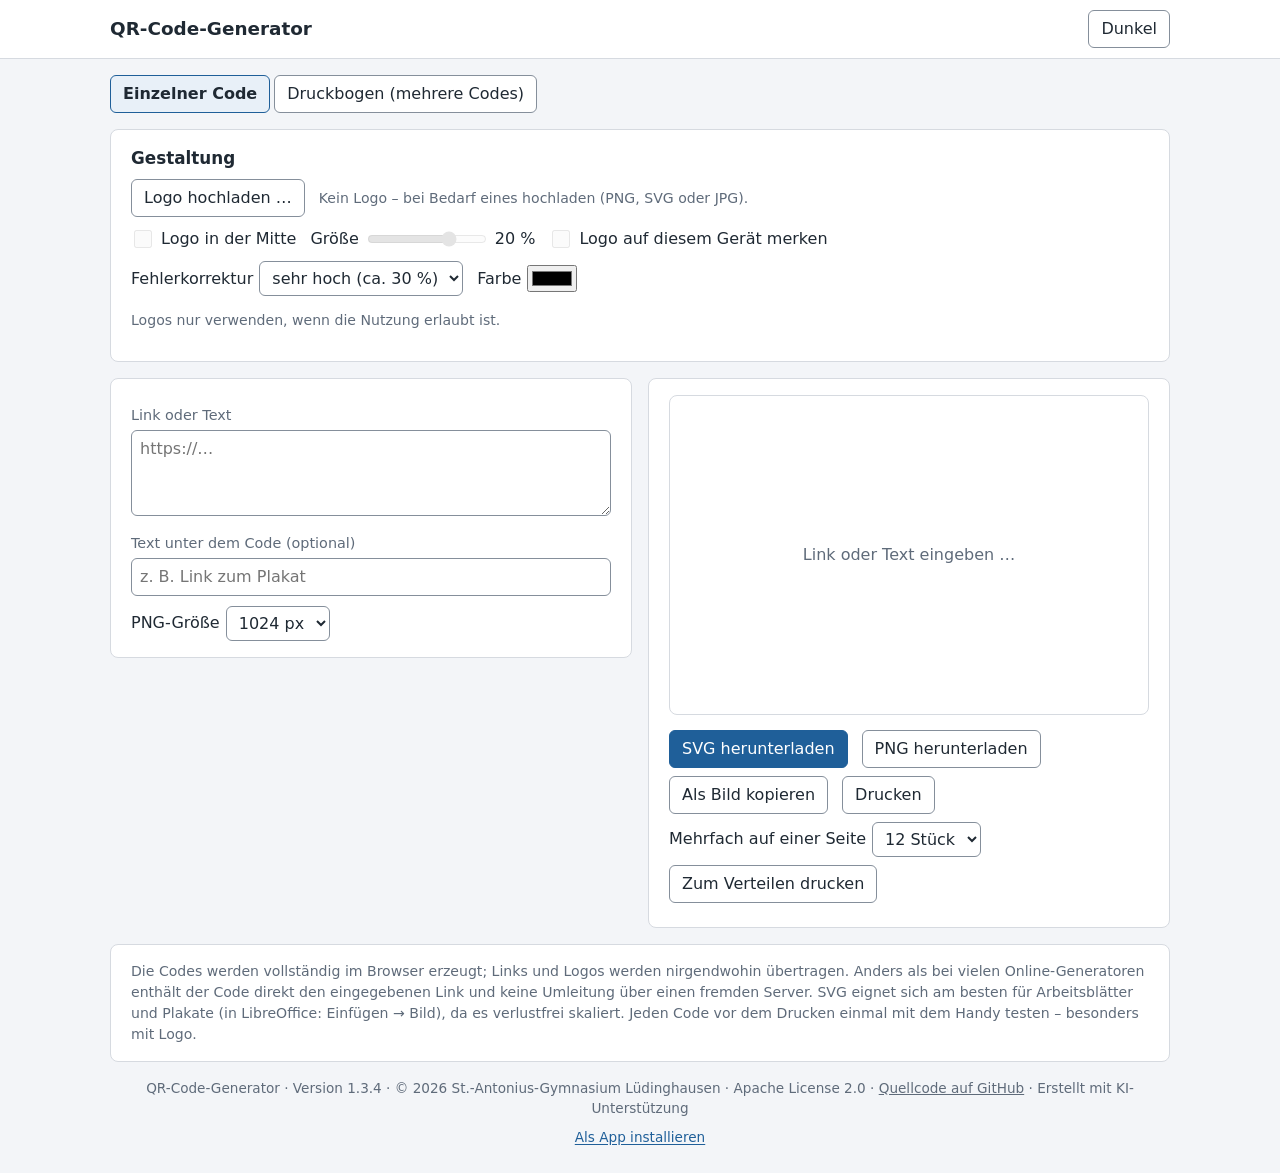
<file: werkzeuge/qr/index.html>
<!DOCTYPE html>
<!-- SPDX-License-Identifier: Apache-2.0 · © 2026 St.-Antonius-Gymnasium Lüdinghausen -->
<html lang="de">
<head>
<meta charset="UTF-8">
<!-- pwa --><script src="pwa.js?v=9ca036599e" data-tool="qr" data-name="QR-Code-Generator" data-daten="nein" data-schluessel=""></script><!-- /pwa -->
<meta name="viewport" content="width=device-width, initial-scale=1.0">
<link rel="icon" href="icons/icon.svg" type="image/svg+xml">
<title>QR-Code-Generator</title>
<style>
:root{--auf-akzent:#fff;--hinter:#f3f5f8;--flaeche:#fff;--text:#1f2933;--dezent:#5f6b7a;--rand:#d6dae0;--rand-feld:#858f9b;--akzent:#1f5f99;--akzent-hell:#e8f0f8}
[data-design="dunkel"]{--auf-akzent:#0e131c;--hinter:#14181d;--flaeche:#1e242b;--text:#e6e9ed;--dezent:#9aa4b1;--rand:#343c46;--rand-feld:#7d8794;--akzent:#5aa0e6;--akzent-hell:#243447}
*{box-sizing:border-box}
body{margin:0;font-family:system-ui,-apple-system,"Segoe UI",Roboto,Arial,sans-serif;background:var(--hinter);color:var(--text);line-height:1.5}
header{background:var(--flaeche);border-bottom:1px solid var(--rand)}
.kopf{max-width:1100px;margin:0 auto;padding:10px 20px;display:flex;gap:10px;align-items:center}
.kopf h1{font-size:1.15rem;margin:0;flex:1}
.kopf a{color:var(--akzent);text-decoration:none;font-size:.9rem}
main{max-width:1100px;margin:16px auto;padding:0 20px;display:grid;gap:16px;grid-template-columns:minmax(0,1fr)}
section{background:var(--flaeche);border:1px solid var(--rand);border-radius:8px;padding:16px 20px}
h2{font-size:1.05rem;margin:0 0 8px}
.raster{display:grid;grid-template-columns:minmax(280px,1fr) minmax(280px,1fr);gap:16px;align-items:start}
@media (max-width:760px){.raster{grid-template-columns:1fr}}
button,select,input,textarea{font:inherit;color:var(--text)}
button{padding:6px 12px;border:1px solid var(--rand-feld);background:var(--flaeche);border-radius:6px;cursor:pointer}
button:hover{background:var(--akzent-hell)}
button.primaer{background:var(--akzent);border-color:var(--akzent);color:var(--auf-akzent)}
select,input[type=text],textarea{padding:6px 8px;border:1px solid var(--rand-feld);border-radius:6px;background:var(--flaeche)}
select:disabled,input:disabled{opacity:.5}
textarea,input[type=text]{width:100%}
textarea{resize:vertical}
label{display:inline-flex;gap:6px;align-items:center;max-width:100%;flex-wrap:wrap}
input,select,textarea{max-width:100%}
input[type=checkbox],input[type=radio]{width:18px;height:18px;margin:3px}
input[type=range]{min-height:24px}
.feld{display:block;margin:10px 0}
.feld>span{display:block;font-size:.9rem;color:var(--dezent);margin-bottom:3px}
.zeile{display:flex;flex-wrap:wrap;gap:8px 14px;align-items:center;margin:8px 0}
.dezent{color:var(--dezent)}.klein{font-size:.88rem}
[hidden]{display:none!important}
.reiter{display:flex;flex-wrap:wrap;gap:4px}
.reiter button.aktiv{background:var(--akzent-hell);border-color:var(--akzent);font-weight:600}
#vorschau{display:flex;align-items:center;justify-content:center;min-height:320px;background:#fff;border:1px solid var(--rand);border-radius:8px;padding:16px}
#vorschau svg{width:100%;max-width:420px;height:auto}
#vorschau > .dezent{color:#5f6b7a}  /* Vorschau ist immer weiß, auch im dunklen Design */
.warnung{background:#fff6dc;border:1px solid #e6c35c;color:#5c4400;padding:8px 12px;border-radius:6px;margin:8px 0}
.bogen-seite{display:grid;grid-template-columns:repeat(var(--spalten),1fr);grid-template-rows:repeat(var(--reihen),1fr);gap:3%;aspect-ratio:190/270;max-width:560px;margin:0 auto 16px;background:#fff;border:1px solid var(--rand);padding:3%}
.bogen-zelle{display:flex;align-items:center;justify-content:center;min-width:0;min-height:0;overflow:hidden}
.bogen-seite.linien .bogen-zelle{border:1px dashed #bbb}
.bogen-zelle svg{width:92%;height:92%}
.bogen-zelle.fehler{color:#b42318;font-size:.8rem;text-align:center;padding:4px}
#mehrfach-druck{display:none}
footer{max-width:1100px;margin:0 auto 24px;padding:0 20px;color:var(--dezent);font-size:.85rem;text-align:center}
footer a{color:inherit}
#meldung{position:fixed;right:16px;bottom:16px;background:#1f2933;color:#fff;padding:10px 14px;border-radius:6px;max-width:380px;z-index:10}
@media print{
  @page{size:A4 portrait;margin:1cm}
  :root,[data-design="dunkel"]{--hinter:#fff;--flaeche:#fff;--text:#000;--dezent:#444;--rand:#bbb;--akzent:#1f5f99;--akzent-hell:#eef3f9}
  header,footer,#s-reiter,#s-gestaltung,#s-hinweis,.einstellungen,.aktionen,#info,#warnung,#bogen-steuerung,#meldung{display:none!important}
  body{background:#fff}
  main{margin:0;padding:0;max-width:none;display:block}
  section{border:none;padding:0}
  .raster{display:block}
  #vorschau{border:none;min-height:0;padding:0}
  #vorschau svg{width:8cm;max-width:none}
  .bogen-seite{height:270mm;width:100%;aspect-ratio:auto;max-width:none;border:none;padding:0;margin:0;gap:4mm;break-after:page}
  .bogen-seite:last-child{break-after:auto}
  body[data-druck="mehrfach"] #einzel-bereich{display:none!important}
  body[data-druck="mehrfach"] #mehrfach-druck{display:block}
}
</style>
<style id="quellcode-druck">@media print{a.quellcode::after{content:" (github.com/Schulwerkzeuge/browserwerkzeuge)"}}</style>
<!-- pwa -->
<link rel="manifest" href="manifest.webmanifest">
<link rel="apple-touch-icon" href="icons/apple-touch-icon.png">
<meta name="theme-color" content="#ffffff" media="(prefers-color-scheme: light)">
<meta name="theme-color" content="#14181d" media="(prefers-color-scheme: dark)">
<meta name="mobile-web-app-capable" content="yes">
<meta name="apple-mobile-web-app-capable" content="yes">
<meta name="apple-mobile-web-app-title" content="QR-Code">
<meta name="apple-mobile-web-app-status-bar-style" content="default">
<!-- /pwa -->
</head>
<body>
<header>
  <div class="kopf">
    <h1>QR-Code-Generator</h1>
    <a id="ruecklink" href="../" hidden>← Übersicht</a>
    <button type="button" id="btn-design">Dunkel</button>
  </div>
</header>

<main>
  <div class="reiter" id="s-reiter">
    <button type="button" data-modus="einzel" class="aktiv">Einzelner Code</button>
    <button type="button" data-modus="bogen">Druckbogen (mehrere Codes)</button>
  </div>

  <section id="s-gestaltung">
    <h2>Gestaltung</h2>
    <div class="zeile">
      <button type="button" id="btn-logo">Logo hochladen …</button>
      <button type="button" id="btn-logo-weg" hidden>Logo entfernen</button>
      <span id="logo-status" class="dezent klein"></span>
      <input type="file" id="logo-datei" accept="image/png,image/svg+xml,image/jpeg,image/webp" hidden>
    </div>
    <div class="zeile">
      <label><input type="checkbox" id="mit-logo"> Logo in der Mitte</label>
      <label>Größe <input type="range" id="logo-groesse" min="10" max="24" value="20" style="width:120px"> <span id="logo-prozent">20 %</span></label>
      <label><input type="checkbox" id="logo-merken"> Logo auf diesem Gerät merken</label>
    </div>
    <div class="zeile">
      <label>Fehlerkorrektur
        <select id="stufe">
          <option value="M">mittel (ca. 15 %)</option>
          <option value="Q">hoch (ca. 25 %)</option>
          <option value="H" selected>sehr hoch (ca. 30 %)</option>
        </select>
      </label>
      <label>Farbe <input type="color" id="farbe" value="#000000"></label>
      <span class="dezent klein" id="stufe-hinweis" hidden>Mit Logo wird immer die höchste Stufe verwendet.</span>
    </div>
    <p class="dezent klein">Logos nur verwenden, wenn die Nutzung erlaubt ist.</p>
  </section>

  <div id="einzel-bereich" class="raster">
    <section class="einstellungen">
      <label class="feld"><span>Link oder Text</span>
        <textarea id="text" rows="3" placeholder="https://…"></textarea>
      </label>
      <label class="feld"><span>Text unter dem Code (optional)</span>
        <input type="text" id="beschriftung" placeholder="z. B. Link zum Plakat">
      </label>
      <label>PNG-Größe
        <select id="png-groesse">
          <option value="512">512 px</option>
          <option value="1024" selected>1024 px</option>
          <option value="2048">2048 px</option>
        </select>
      </label>
    </section>
    <section>
      <div id="vorschau"><span class="dezent">Link oder Text eingeben …</span></div>
      <p id="info" class="dezent klein"></p>
      <div id="warnung"></div>
      <div class="zeile aktionen">
        <button type="button" class="primaer" id="btn-svg">SVG herunterladen</button>
        <button type="button" id="btn-png">PNG herunterladen</button>
        <button type="button" id="btn-kopieren">Als Bild kopieren</button>
        <button type="button" id="btn-drucken">Drucken</button>
      </div>
      <div class="zeile aktionen">
        <label>Mehrfach auf einer Seite
          <select id="mehrfach-raster">
            <option value="2x3">6 Stück</option>
            <option value="3x4" selected>12 Stück</option>
            <option value="4x5">20 Stück</option>
            <option value="5x7">35 Stück</option>
          </select>
        </label>
        <button type="button" id="btn-mehrfach">Zum Verteilen drucken</button>
      </div>
    </section>
  </div>

  <div id="bogen-bereich" hidden>
    <section id="bogen-steuerung">
      <label class="feld"><span>Eine Zeile pro Code: „Beschriftung | Link“ oder nur der Link</span>
        <textarea id="bogen-text" rows="8" placeholder="Station 1 | https://…&#10;Station 2 | https://…"></textarea>
      </label>
      <div class="zeile">
        <label>Anordnung
          <select id="bogen-raster">
            <option value="2">6 pro Seite (2 × 3)</option>
            <option value="3">12 pro Seite (3 × 4)</option>
            <option value="4">20 pro Seite (4 × 5)</option>
          </select>
        </label>
        <label><input type="checkbox" id="bogen-link"> Link als Beschriftung, wenn keine angegeben ist</label>
        <label><input type="checkbox" id="bogen-linien" checked> Schnittlinien</label>
        <button type="button" class="primaer" id="btn-bogen-drucken">Bogen drucken</button>
      </div>
      <p id="bogen-info" class="dezent klein"></p>
    </section>
    <div id="bogen-seiten"></div>
  </div>

  <div id="mehrfach-druck"></div>

  <section id="s-hinweis" class="klein dezent">
    Die Codes werden vollständig im Browser erzeugt; Links und Logos werden nirgendwohin übertragen. Anders als bei vielen Online-Generatoren enthält der Code direkt den eingegebenen Link und keine Umleitung über einen fremden Server.
    SVG eignet sich am besten für Arbeitsblätter und Plakate (in LibreOffice: Einfügen → Bild), da es verlustfrei skaliert. Jeden Code vor dem Drucken einmal mit dem Handy testen – besonders mit Logo.
  </section>
</main>

<footer>
  QR-Code-Generator · Version 1.3.4 · © 2026 St.-Antonius-Gymnasium Lüdinghausen · Apache License 2.0 · <a class="quellcode" href="https://github.com/Schulwerkzeuge/browserwerkzeuge" target="_blank" rel="noopener">Quellcode auf GitHub</a> · Erstellt mit KI-Unterstützung<!-- rechtliches --><!-- /rechtliches -->
</footer>

<div id="meldung" role="status" hidden></div>

<script>
"use strict";
// SPDX-License-Identifier: Apache-2.0

// ------------------------------------------------------------------ QR-Kodierung
// Byte-Modus (UTF-8) nach ISO/IEC 18004, Versionen 1–40, Fehlerkorrektur L/M/Q/H.
const QR = (() => {
  const ECC_PRO_BLOCK = {
    L: [-1, 7, 10, 15, 20, 26, 18, 20, 24, 30, 18, 20, 24, 26, 30, 22, 24, 28, 30, 28, 28, 28, 28, 30, 30, 26, 28, 30, 30, 30, 30, 30, 30, 30, 30, 30, 30, 30, 30, 30, 30],
    M: [-1, 10, 16, 26, 18, 24, 16, 18, 22, 22, 26, 30, 22, 22, 24, 24, 28, 28, 26, 26, 26, 26, 28, 28, 28, 28, 28, 28, 28, 28, 28, 28, 28, 28, 28, 28, 28, 28, 28, 28, 28],
    Q: [-1, 13, 22, 18, 26, 18, 24, 18, 22, 20, 24, 28, 26, 24, 20, 30, 24, 28, 28, 26, 30, 28, 30, 30, 30, 30, 28, 30, 30, 30, 30, 30, 30, 30, 30, 30, 30, 30, 30, 30, 30],
    H: [-1, 17, 28, 22, 16, 22, 28, 26, 26, 24, 28, 24, 28, 22, 24, 24, 30, 28, 28, 26, 28, 30, 24, 30, 30, 30, 30, 30, 30, 30, 30, 30, 30, 30, 30, 30, 30, 30, 30, 30, 30]
  };
  const BLOECKE = {
    L: [-1, 1, 1, 1, 1, 1, 2, 2, 2, 2, 4, 4, 4, 4, 4, 6, 6, 6, 6, 7, 8, 8, 9, 9, 10, 12, 12, 12, 13, 14, 15, 16, 17, 18, 19, 19, 20, 21, 22, 24, 25],
    M: [-1, 1, 1, 1, 2, 2, 4, 4, 4, 5, 5, 5, 8, 9, 9, 10, 10, 11, 13, 14, 16, 17, 17, 18, 20, 21, 23, 25, 26, 28, 29, 31, 33, 35, 37, 38, 40, 43, 45, 47, 49],
    Q: [-1, 1, 1, 2, 2, 4, 4, 6, 6, 8, 8, 8, 10, 12, 16, 12, 17, 16, 18, 21, 20, 23, 23, 25, 27, 29, 34, 34, 35, 38, 40, 43, 45, 48, 51, 53, 56, 59, 62, 65, 68],
    H: [-1, 1, 1, 2, 4, 4, 4, 5, 6, 8, 8, 11, 11, 16, 16, 18, 16, 19, 21, 25, 25, 25, 34, 30, 32, 35, 37, 40, 42, 45, 48, 51, 54, 57, 60, 63, 66, 70, 74, 77, 81]
  };
  const FORMAT = { L: 1, M: 0, Q: 3, H: 2 };

  function rohModule(v) {
    let ergebnis = (16 * v + 128) * v + 64;
    if (v >= 2) {
      const anzahl = Math.floor(v / 7) + 2;
      ergebnis -= (25 * anzahl - 10) * anzahl - 55;
      if (v >= 7) ergebnis -= 36;
    }
    return ergebnis;
  }

  function datenCodewoerter(v, stufe) {
    return Math.floor(rohModule(v) / 8) - ECC_PRO_BLOCK[stufe][v] * BLOECKE[stufe][v];
  }

  // Multiplikation im Galois-Feld GF(2^8) mit dem Polynom 0x11D
  function gfMal(x, y) {
    let z = 0;
    for (let i = 7; i >= 0; i--) {
      z = (z << 1) ^ ((z >>> 7) * 0x11D);
      z ^= ((y >>> i) & 1) * x;
    }
    return z;
  }

  function rsDivisor(grad) {
    const ergebnis = new Array(grad).fill(0);
    ergebnis[grad - 1] = 1;
    let wurzel = 1;
    for (let i = 0; i < grad; i++) {
      for (let j = 0; j < ergebnis.length; j++) {
        ergebnis[j] = gfMal(ergebnis[j], wurzel);
        if (j + 1 < ergebnis.length) ergebnis[j] ^= ergebnis[j + 1];
      }
      wurzel = gfMal(wurzel, 0x02);
    }
    return ergebnis;
  }

  function rsRest(daten, divisor) {
    const ergebnis = divisor.map(() => 0);
    for (const b of daten) {
      const faktor = b ^ ergebnis.shift();
      ergebnis.push(0);
      divisor.forEach((koeff, i) => { ergebnis[i] ^= gfMal(koeff, faktor); });
    }
    return ergebnis;
  }

  // Aufteilen in Blöcke, Fehlerkorrektur anhängen, verschränken
  function mitFehlerkorrektur(daten, v, stufe) {
    const anzahlBloecke = BLOECKE[stufe][v];
    const eccLaenge = ECC_PRO_BLOCK[stufe][v];
    const roh = Math.floor(rohModule(v) / 8);
    const kurzeBloecke = anzahlBloecke - roh % anzahlBloecke;
    const kurzeLaenge = Math.floor(roh / anzahlBloecke);
    const divisor = rsDivisor(eccLaenge);
    const bloecke = [];
    for (let i = 0, k = 0; i < anzahlBloecke; i++) {
      const block = daten.slice(k, k + kurzeLaenge - eccLaenge + (i < kurzeBloecke ? 0 : 1));
      k += block.length;
      const ecc = rsRest(block, divisor);
      if (i < kurzeBloecke) block.push(0);
      bloecke.push(block.concat(ecc));
    }
    const ergebnis = [];
    for (let i = 0; i < bloecke[0].length; i++) {
      bloecke.forEach((block, j) => {
        if (i !== kurzeLaenge - eccLaenge || j >= kurzeBloecke) ergebnis.push(block[i]);
      });
    }
    return ergebnis;
  }

  function ausrichtungsPositionen(v) {
    if (v === 1) return [];
    const anzahl = Math.floor(v / 7) + 2;
    const schritt = Math.floor((v * 8 + anzahl * 3 + 5) / (anzahl * 4 - 4)) * 2;
    const ergebnis = [6];
    for (let pos = v * 4 + 17 - 7; ergebnis.length < anzahl; pos -= schritt) ergebnis.splice(1, 0, pos);
    return ergebnis;
  }

  // Bewertung einer Maske nach den vier Regeln der Norm (kleiner ist besser)
  function strafe(m, n) {
    let summe = 0;
    for (let a = 0; a < n; a++) {
      let laufZeile = 1, laufSpalte = 1;
      for (let b = 1; b < n; b++) {
        if (m[a][b] === m[a][b - 1]) laufZeile++;
        else { if (laufZeile >= 5) summe += laufZeile - 2; laufZeile = 1; }
        if (m[b][a] === m[b - 1][a]) laufSpalte++;
        else { if (laufSpalte >= 5) summe += laufSpalte - 2; laufSpalte = 1; }
      }
      if (laufZeile >= 5) summe += laufZeile - 2;
      if (laufSpalte >= 5) summe += laufSpalte - 2;
    }
    for (let y = 0; y < n - 1; y++) {
      for (let x = 0; x < n - 1; x++) {
        const c = m[y][x];
        if (c === m[y][x + 1] && c === m[y + 1][x] && c === m[y + 1][x + 1]) summe += 3;
      }
    }
    const muster = [[1, 0, 1, 1, 1, 0, 1, 0, 0, 0, 0], [0, 0, 0, 0, 1, 0, 1, 1, 1, 0, 1]];
    for (let a = 0; a < n; a++) {
      for (let b = 0; b + 11 <= n; b++) {
        muster.forEach(p => {
          if (p.every((w, k) => m[a][b + k] === (w === 1))) summe += 40;
          if (p.every((w, k) => m[b + k][a] === (w === 1))) summe += 40;
        });
      }
    }
    let dunkel = 0;
    m.forEach(zeile => zeile.forEach(w => { if (w) dunkel++; }));
    summe += Math.floor(Math.abs(dunkel * 20 - n * n * 10) / (n * n)) * 10;
    return summe;
  }

  // Liefert { version, groesse, modul, fest }; "fest" markiert Suchmuster, Taktlinien,
  // Format- und Versionsinformation, die ein Logo nie verdecken darf.
  function erzeuge(bytes, stufe, minVersion = 1) {
    let version, kapazitaet = 0;
    for (version = minVersion; version <= 40; version++) {
      kapazitaet = datenCodewoerter(version, stufe) * 8;
      if (4 + (version < 10 ? 8 : 16) + bytes.length * 8 <= kapazitaet) break;
    }
    if (version > 40) throw new Error("Text zu lang");

    const bits = [];
    const anhaengen = (wert, laenge) => { for (let i = laenge - 1; i >= 0; i--) bits.push((wert >>> i) & 1); };
    anhaengen(4, 4);
    anhaengen(bytes.length, version < 10 ? 8 : 16);
    bytes.forEach(b => anhaengen(b, 8));
    anhaengen(0, Math.min(4, kapazitaet - bits.length));
    anhaengen(0, (8 - bits.length % 8) % 8);
    for (let fuell = 0xEC; bits.length < kapazitaet; fuell ^= 0xEC ^ 0x11) anhaengen(fuell, 8);
    const codewoerter = [];
    for (let i = 0; i < bits.length; i += 8) {
      let w = 0;
      for (let j = 0; j < 8; j++) w = (w << 1) | bits[i + j];
      codewoerter.push(w);
    }
    const alle = mitFehlerkorrektur(codewoerter, version, stufe);

    const n = version * 4 + 17;
    const leer = () => Array.from({ length: n }, () => new Array(n).fill(false));
    const modul = leer(), funktion = leer(), fest = leer();
    const setze = (x, y, dunkel, istFest) => {
      modul[y][x] = dunkel;
      funktion[y][x] = true;
      if (istFest) fest[y][x] = true;
    };
    const bit = (w, i) => ((w >>> i) & 1) !== 0;

    const formatBits = maske => {
      const daten = FORMAT[stufe] << 3 | maske;
      let rest = daten;
      for (let i = 0; i < 10; i++) rest = (rest << 1) ^ ((rest >>> 9) * 0x537);
      const f = (daten << 10 | rest) ^ 0x5412;
      for (let i = 0; i <= 5; i++) setze(8, i, bit(f, i), true);
      setze(8, 7, bit(f, 6), true);
      setze(8, 8, bit(f, 7), true);
      setze(7, 8, bit(f, 8), true);
      for (let i = 9; i < 15; i++) setze(14 - i, 8, bit(f, i), true);
      for (let i = 0; i < 8; i++) setze(n - 1 - i, 8, bit(f, i), true);
      for (let i = 8; i < 15; i++) setze(8, n - 15 + i, bit(f, i), true);
      setze(8, n - 8, true, true);
    };

    for (let i = 0; i < n; i++) {
      setze(6, i, i % 2 === 0, true);
      setze(i, 6, i % 2 === 0, true);
    }
    [[3, 3], [n - 4, 3], [3, n - 4]].forEach(([cx, cy]) => {
      for (let dy = -4; dy <= 4; dy++) {
        for (let dx = -4; dx <= 4; dx++) {
          const abstand = Math.max(Math.abs(dx), Math.abs(dy));
          const x = cx + dx, y = cy + dy;
          if (x >= 0 && x < n && y >= 0 && y < n) setze(x, y, abstand !== 2 && abstand !== 4, true);
        }
      }
    });
    const pos = ausrichtungsPositionen(version);
    const k = pos.length;
    for (let i = 0; i < k; i++) {
      for (let j = 0; j < k; j++) {
        if ((i === 0 && j === 0) || (i === 0 && j === k - 1) || (i === k - 1 && j === 0)) continue;
        for (let dy = -2; dy <= 2; dy++)
          for (let dx = -2; dx <= 2; dx++)
            setze(pos[i] + dx, pos[j] + dy, Math.max(Math.abs(dx), Math.abs(dy)) !== 1, false);
      }
    }
    formatBits(0);
    if (version >= 7) {
      let rest = version;
      for (let i = 0; i < 12; i++) rest = (rest << 1) ^ ((rest >>> 11) * 0x1F25);
      const v = version << 12 | rest;
      for (let i = 0; i < 18; i++) {
        const a = n - 11 + i % 3, b = Math.floor(i / 3);
        setze(a, b, bit(v, i), true);
        setze(b, a, bit(v, i), true);
      }
    }

    // Datenbits im Zickzack von unten rechts einsetzen
    let index = 0;
    for (let rechts = n - 1; rechts >= 1; rechts -= 2) {
      if (rechts === 6) rechts = 5;
      for (let senk = 0; senk < n; senk++) {
        for (let j = 0; j < 2; j++) {
          const x = rechts - j;
          const aufwaerts = ((rechts + 1) & 2) === 0;
          const y = aufwaerts ? n - 1 - senk : senk;
          if (!funktion[y][x] && index < alle.length * 8) {
            modul[y][x] = bit(alle[index >>> 3], 7 - (index & 7));
            index++;
          }
        }
      }
    }

    const maskiere = maske => {
      for (let y = 0; y < n; y++) {
        for (let x = 0; x < n; x++) {
          if (funktion[y][x]) continue;
          let umkehren;
          switch (maske) {
            case 0: umkehren = (x + y) % 2 === 0; break;
            case 1: umkehren = y % 2 === 0; break;
            case 2: umkehren = x % 3 === 0; break;
            case 3: umkehren = (x + y) % 3 === 0; break;
            case 4: umkehren = (Math.floor(x / 3) + Math.floor(y / 2)) % 2 === 0; break;
            case 5: umkehren = (x * y) % 2 + (x * y) % 3 === 0; break;
            case 6: umkehren = ((x * y) % 2 + (x * y) % 3) % 2 === 0; break;
            default: umkehren = ((x + y) % 2 + (x * y) % 3) % 2 === 0;
          }
          if (umkehren) modul[y][x] = !modul[y][x];
        }
      }
    };

    let besteMaske = 0, besteStrafe = Infinity;
    for (let maske = 0; maske < 8; maske++) {
      maskiere(maske);
      formatBits(maske);
      const s = strafe(modul, n);
      if (s < besteStrafe) { besteStrafe = s; besteMaske = maske; }
      maskiere(maske);
    }
    maskiere(besteMaske);
    formatBits(besteMaske);
    return { version, groesse: n, modul, fest };
  }

  return { erzeuge };
})();

// ------------------------------------------------------------------ Einstellungen und Hilfsfunktionen

const DESIGN = "browserwerkzeuge-theme";
const EINSTELLUNGEN = "browserwerkzeuge-qr-einstellungen";
const LOGO_SPEICHER = "browserwerkzeuge-qr-logo";
const MAX_LOGO_BYTES = 1024 * 1024;   // gemerkte Logos höchstens 1 MB
// Logos nur als Bild-Daten-URL (aus Datei, Schullogo oder Speicher) – nichts anderes gelangt ins SVG
const LOGO_MUSTER = /^data:image\/(?:png|jpeg|gif|webp|avif|svg\+xml)(?:;[\w.+-]+=[\w.+-]+)*;base64,[A-Za-z0-9+/]+={0,2}$/;
const SCHULLOGO = ["logo.svg", "logo.png"];   // im Ordner dieses Tools; nur bei ?logo=schule (früher ?logo=anton)
const RAND = 4;   // Ruhezone in Modulen, von der Norm vorgeschrieben
const $ = id => document.getElementById(id);
const xml = t => t.replace(/&/g, "&amp;").replace(/</g, "&lt;").replace(/>/g, "&gt;").replace(/"/g, "&quot;");

// Freigestellter Bereich in der Mitte (in Modulen): Logo plus je ein Modul Abstand.
// Wird verkleinert, bis keine festen Funktionsmuster mehr darunter liegen.
function logoBereich(qr, anteil) {
  const n = qr.groesse;
  let seite = Math.round(n * anteil) + 2;
  if ((n - seite) % 2) seite++;
  for (; seite >= 5; seite -= 2) {
    const start = (n - seite) / 2;
    let frei = true;
    for (let y = start; y < start + seite && frei; y++)
      for (let x = start; x < start + seite && frei; x++)
        if (qr.fest[y][x]) frei = false;
    if (frei) return { start, seite };
  }
  return null;
}

function imBereich(x, y, b) {
  return !!b && x >= b.start && x < b.start + b.seite && y >= b.start && y < b.start + b.seite;
}

// "Beschriftung | Link" oder nur "Link"
function leseBogenZeilen(text) {
  return text.split(/\r?\n/).map(z => z.trim()).filter(Boolean).map(z => {
    const i = z.indexOf("|");
    return i >= 0
      ? { beschriftung: z.slice(0, i).trim(), inhalt: z.slice(i + 1).trim() }
      : { beschriftung: "", inhalt: z };
  }).filter(e => e.inhalt);
}

// ------------------------------------------------------------------ Oberfläche

const App = {
  qr: null,
  logoDaten: null,
  logoBild: null,
  logoName: "",
  logoGroesse: 0,
  einzelTimer: null,
  bogenTimer: null,
  meldungTimer: null,
  startModus: "einzel",

  init() {
    this.initDesign();
    this.ladeEinstellungen();
    this.binde();
    this.setzeModus(this.startModus);
    this.aktualisiereAlles();
    this.ladeGemerktesLogo();
    if (["schule", "anton"].includes(new URLSearchParams(location.search).get("logo"))) this.ladeSchullogo();
  },

  binde() {
    ["text", "beschriftung"].forEach(id => $(id).addEventListener("input", () => {
      clearTimeout(this.einzelTimer);
      this.einzelTimer = setTimeout(() => this.aktualisiere(), 120);
    }));
    $("bogen-text").addEventListener("input", () => {
      clearTimeout(this.bogenTimer);
      this.bogenTimer = setTimeout(() => { this.renderBogen(); this.speichereEinstellungen(); }, 250);
    });
    ["bogen-raster", "bogen-link", "bogen-linien", "png-groesse", "mehrfach-raster"].forEach(id => $(id).addEventListener("change", () => {
      this.renderBogen();
      this.speichereEinstellungen();
    }));
    ["mit-logo", "stufe"].forEach(id => $(id).addEventListener("change", () => this.gestaltungGeaendert()));
    ["logo-groesse", "farbe"].forEach(id => $(id).addEventListener("input", () => {
      clearTimeout(this.einzelTimer);
      this.einzelTimer = setTimeout(() => this.gestaltungGeaendert(), 120);
    }));

    document.querySelectorAll("[data-modus]").forEach(b =>
      b.addEventListener("click", () => { this.setzeModus(b.dataset.modus); this.speichereEinstellungen(); }));

    $("btn-logo").addEventListener("click", () => $("logo-datei").click());
    $("logo-datei").addEventListener("change", e => {
      const datei = e.target.files[0];
      e.target.value = "";
      if (datei) this.setzeLogo(datei, datei.name);
    });
    $("btn-logo-weg").addEventListener("click", () => this.entferneLogo());
    $("logo-merken").addEventListener("change", () => {
      if ($("logo-merken").checked) this.merkeLogo();
      else this.vergissLogo();
    });

    $("btn-svg").addEventListener("click", () => this.ladeSvg());
    $("btn-png").addEventListener("click", () => this.ladePng());
    $("btn-kopieren").addEventListener("click", () => this.kopiere());
    $("btn-drucken").addEventListener("click", () => (this.qr ? window.print() : this.meldung("Bitte zuerst einen Link oder Text eingeben.")));
    $("btn-mehrfach").addEventListener("click", () => this.druckeMehrfach());
    $("btn-bogen-drucken").addEventListener("click", () => {
      if (!leseBogenZeilen($("bogen-text").value).length) { this.meldung("Bitte zuerst mindestens einen Link eintragen."); return; }
      this.renderBogen();
      window.print();
    });
    window.addEventListener("afterprint", () => {
      delete document.body.dataset.druck;
      $("mehrfach-druck").innerHTML = "";
    });
    $("btn-design").addEventListener("click", () => {
      const neu = document.documentElement.dataset.design === "dunkel" ? "hell" : "dunkel";
      this.setzeDesign(neu);
      try { localStorage.setItem(DESIGN, neu === "dunkel" ? "dark" : "light"); } catch (e) { /* ohne Folgen */ }
    });
  },

  initDesign() {
    let gespeichert = null;
    try { gespeichert = localStorage.getItem(DESIGN); } catch (e) { /* ohne Speicher */ }
    const dunkel = gespeichert ? gespeichert === "dark" : matchMedia("(prefers-color-scheme: dark)").matches;
    this.setzeDesign(dunkel ? "dunkel" : "hell");
  },

  setzeDesign(design) {
    document.documentElement.dataset.design = design;
    $("btn-design").textContent = design === "dunkel" ? "Hell" : "Dunkel";
  },

  ladeEinstellungen() {
    try {
      const e = JSON.parse(localStorage.getItem(EINSTELLUNGEN)) || {};
      if (typeof e.mitLogo === "boolean") $("mit-logo").checked = e.mitLogo;
      if (e.groesse) $("logo-groesse").value = e.groesse;
      if (e.stufe) $("stufe").value = e.stufe;
      if (e.farbe) $("farbe").value = e.farbe;
      if (e.png) $("png-groesse").value = e.png;
      if (e.raster) $("bogen-raster").value = e.raster;
      if (e.mehrfach) $("mehrfach-raster").value = e.mehrfach;
      if (typeof e.bogenLink === "boolean") $("bogen-link").checked = e.bogenLink;
      if (typeof e.bogenLinien === "boolean") $("bogen-linien").checked = e.bogenLinien;
      if (typeof e.bogenText === "string") $("bogen-text").value = e.bogenText;
      if (e.modus === "bogen") this.startModus = "bogen";
    } catch (e) { /* Standardwerte behalten */ }
  },

  speichereEinstellungen() {
    try {
      localStorage.setItem(EINSTELLUNGEN, JSON.stringify({
        mitLogo: $("mit-logo").checked,
        groesse: $("logo-groesse").value,
        stufe: $("stufe").value,
        farbe: $("farbe").value,
        png: $("png-groesse").value,
        raster: $("bogen-raster").value,
        mehrfach: $("mehrfach-raster").value,
        bogenLink: $("bogen-link").checked,
        bogenLinien: $("bogen-linien").checked,
        bogenText: $("bogen-text").value,
        modus: document.body.dataset.modus || "einzel"
      }));
    } catch (e) { /* Speichern nicht möglich – ohne Folgen */ }
  },

  setzeModus(modus) {
    document.body.dataset.modus = modus;
    document.querySelectorAll("[data-modus]").forEach(b => b.classList.toggle("aktiv", b.dataset.modus === modus));
    $("einzel-bereich").hidden = modus !== "einzel";
    $("bogen-bereich").hidden = modus !== "bogen";
  },

  meldung(text) {
    const m = $("meldung");
    m.textContent = text;
    m.hidden = false;
    clearTimeout(this.meldungTimer);
    this.meldungTimer = setTimeout(() => { m.hidden = true; }, 4500);
  },

  warne(text) {
    const p = document.createElement("p");
    p.className = "warnung";
    p.textContent = text;
    $("warnung").appendChild(p);
  },

  // ------------------------------------------------ Logo

  async setzeLogo(blob, name) {
    try {
      const daten = await new Promise((ok, fehler) => {
        const leser = new FileReader();
        leser.onload = () => ok(leser.result);
        leser.onerror = fehler;
        leser.readAsDataURL(blob);
      });
      if (!LOGO_MUSTER.test(daten)) throw new Error("kein unterstütztes Bildformat");
      const bild = new Image();
      bild.src = daten;
      await bild.decode();
      this.logoDaten = daten;
      this.logoBild = bild;
      this.logoName = name;
      this.logoGroesse = blob.size;
      $("mit-logo").checked = true;
      if ($("logo-merken").checked) this.merkeLogo();
      this.gestaltungGeaendert();
      return true;
    } catch (e) {
      this.meldung(`Das Logo „${name}“ konnte nicht geladen werden.`);
      return false;
    }
  },

  merkeLogo() {
    if (!this.logoDaten) return;
    if (this.logoGroesse > MAX_LOGO_BYTES) {
      $("logo-merken").checked = false;
      this.meldung("Das Logo ist größer als 1 MB und wird deshalb nicht gemerkt.");
      return;
    }
    try {
      localStorage.setItem(LOGO_SPEICHER, JSON.stringify({ name: this.logoName, daten: this.logoDaten }));
    } catch (e) {
      $("logo-merken").checked = false;
      this.meldung("Das Logo konnte auf diesem Gerät nicht gespeichert werden.");
    }
  },

  vergissLogo() {
    try { localStorage.removeItem(LOGO_SPEICHER); } catch (e) { /* nichts zu tun */ }
  },

  async ladeGemerktesLogo() {
    try {
      const gemerkt = JSON.parse(localStorage.getItem(LOGO_SPEICHER));
      if (!gemerkt || typeof gemerkt.daten !== "string" || !LOGO_MUSTER.test(gemerkt.daten)) return;
      const bild = new Image();
      bild.src = gemerkt.daten;
      await bild.decode();
      this.logoDaten = gemerkt.daten;
      this.logoBild = bild;
      this.logoName = typeof gemerkt.name === "string" ? gemerkt.name.slice(0, 200) : "Logo";
      this.logoGroesse = 0;
      $("logo-merken").checked = true;
      this.aktualisiereAlles();
    } catch (e) {
      this.vergissLogo();
    }
  },

  async ladeSchullogo() {
    for (const pfad of SCHULLOGO) {
      try {
        const antwort = await fetch(pfad, { cache: "no-cache" });
        if (antwort.ok && await this.setzeLogo(await antwort.blob(), "Schullogo")) return;
      } catch (e) { /* nächste Datei probieren */ }
    }
    this.meldung("Das Schullogo wurde nicht gefunden – ein Logo kann aber hochgeladen werden.");
  },

  entferneLogo() {
    this.logoDaten = null;
    this.logoBild = null;
    this.logoName = "";
    this.logoGroesse = 0;
    $("mit-logo").checked = false;
    $("logo-merken").checked = false;
    this.vergissLogo();
    this.gestaltungGeaendert();
  },

  // ------------------------------------------------ Erzeugen

  aktivesLogo() { return $("mit-logo").checked && !!this.logoDaten; },

  stufe() { return this.aktivesLogo() ? "H" : $("stufe").value; },

  optionen(beschriftung) {
    return {
      farbe: $("farbe").value,
      mitLogo: this.aktivesLogo(),
      anteil: Number($("logo-groesse").value) / 100,
      beschriftung: beschriftung || ""
    };
  },

  // Mit Logo mindestens Version 2 – in Version 1 läge das Logo auf der Formatinformation
  erzeuge(text) {
    return QR.erzeuge(new TextEncoder().encode(text), this.stufe(), this.aktivesLogo() ? 2 : 1);
  },

  gestaltungGeaendert() {
    this.speichereEinstellungen();
    this.aktualisiereAlles();
  },

  aktualisiereAlles() {
    const logoDa = !!this.logoDaten;
    $("mit-logo").disabled = !logoDa;
    $("logo-groesse").disabled = !logoDa;
    $("logo-merken").disabled = !logoDa;
    $("btn-logo-weg").hidden = !logoDa;
    $("logo-status").textContent = logoDa
      ? `Logo: ${this.logoName}`
      : "Kein Logo – bei Bedarf eines hochladen (PNG, SVG oder JPG).";
    const mitLogo = this.aktivesLogo();
    $("stufe").disabled = mitLogo;
    $("stufe-hinweis").hidden = !mitLogo;
    $("logo-prozent").textContent = $("logo-groesse").value + " %";
    this.aktualisiere();
    this.renderBogen();
  },

  aktualisiere() {
    $("warnung").innerHTML = "";
    const text = $("text").value.trim();
    if (!text) {
      this.qr = null;
      $("vorschau").innerHTML = '<span class="dezent">Link oder Text eingeben …</span>';
      $("info").textContent = "";
      return;
    }
    try {
      this.qr = this.erzeuge(text);
    } catch (e) {
      this.qr = null;
      $("vorschau").innerHTML = "";
      $("info").textContent = "";
      this.warne("Der Text ist zu lang für einen QR-Code.");
      return;
    }
    const opt = this.optionen($("beschriftung").value.trim());
    $("vorschau").innerHTML = this.baueSvg(this.qr, opt);
    $("info").textContent = `Version ${this.qr.version} · ${this.qr.groesse} × ${this.qr.groesse} Module · Fehlerkorrektur ${this.stufe()}`;
    if (opt.mitLogo && this.qr.version > 10) this.warne("Der Code ist sehr dicht. Ein kürzerer Link oder ein Code ohne Logo lässt sich zuverlässiger scannen.");
    if (/^[\w-]+(\.[\w-]+)+(\/\S*)?$/.test(text)) this.warne("Tipp: Mit vorangestelltem „https://“ öffnen Handys den Link direkt.");
  },

  baueSvg(qr, opt) {
    const n = qr.groesse, breite = n + 2 * RAND;
    const bereich = opt.mitLogo && this.logoDaten ? logoBereich(qr, opt.anteil) : null;
    const bh = opt.beschriftung ? Math.max(3, breite * 0.12) : 0;
    const hoehe = breite + bh;

    let pfad = "";
    for (let y = 0; y < n; y++)
      for (let x = 0; x < n; x++)
        if (qr.modul[y][x] && !imBereich(x, y, bereich)) pfad += `M${x + RAND} ${y + RAND}h1v1h-1z`;

    let logo = "";
    if (bereich) {
      const innen = bereich.seite - 2, l = RAND + bereich.start + 1;
      logo = `<image x="${l}" y="${l}" width="${innen}" height="${innen}" preserveAspectRatio="xMidYMid meet" href="${xml(this.logoDaten)}" xlink:href="${xml(this.logoDaten)}"/>`;
    }

    let unterschrift = "";
    if (opt.beschriftung) {
      const schrift = bh * 0.5;
      const zuLang = opt.beschriftung.length * schrift * 0.55 > breite * 0.92;
      unterschrift = `<text x="${breite / 2}" y="${breite + bh * 0.35}" font-family="Arial, Helvetica, sans-serif" font-size="${schrift}" fill="${opt.farbe}" text-anchor="middle" dominant-baseline="central"` +
        (zuLang ? ` textLength="${breite * 0.92}" lengthAdjust="spacingAndGlyphs"` : "") + `>${xml(opt.beschriftung)}</text>`;
    }

    return `<svg xmlns="http://www.w3.org/2000/svg" xmlns:xlink="http://www.w3.org/1999/xlink" viewBox="0 0 ${breite} ${hoehe}" width="${breite * 10}" height="${hoehe * 10}">` +
      `<rect width="${breite}" height="${hoehe}" fill="#fff"/>` +
      `<path d="${pfad}" fill="${opt.farbe}" shape-rendering="crispEdges"/>${logo}${unterschrift}</svg>`;
  },

  zeichneCanvas(qr, opt, pixel) {
    const n = qr.groesse, breite = n + 2 * RAND;
    const bh = opt.beschriftung ? Math.max(3, breite * 0.12) : 0;
    const s = pixel / breite;
    const canvas = document.createElement("canvas");
    canvas.width = pixel;
    canvas.height = Math.round((breite + bh) * s);
    const ctx = canvas.getContext("2d");
    ctx.fillStyle = "#fff";
    ctx.fillRect(0, 0, canvas.width, canvas.height);

    const bereich = opt.mitLogo && this.logoBild ? logoBereich(qr, opt.anteil) : null;
    const k = v => Math.round(v * s);
    ctx.fillStyle = opt.farbe;
    for (let y = 0; y < n; y++) {
      for (let x = 0; x < n; x++) {
        if (!qr.modul[y][x] || imBereich(x, y, bereich)) continue;
        ctx.fillRect(k(x + RAND), k(y + RAND), k(x + RAND + 1) - k(x + RAND), k(y + RAND + 1) - k(y + RAND));
      }
    }

    if (bereich) {
      const innen = bereich.seite - 2, l = RAND + bereich.start + 1;
      const bw = this.logoBild.naturalWidth || 1, bhoch = this.logoBild.naturalHeight || 1;
      const f = Math.min(innen / bw, innen / bhoch);
      const w = bw * f, h = bhoch * f;
      ctx.drawImage(this.logoBild, (l + (innen - w) / 2) * s, (l + (innen - h) / 2) * s, w * s, h * s);
    }

    if (opt.beschriftung) {
      ctx.fillStyle = opt.farbe;
      ctx.font = `${bh * 0.5 * s}px Arial, Helvetica, sans-serif`;
      ctx.textAlign = "center";
      ctx.textBaseline = "middle";
      ctx.fillText(opt.beschriftung, breite / 2 * s, (breite + bh * 0.35) * s, breite * 0.92 * s);
    }
    return canvas;
  },

  // ------------------------------------------------ Druckseiten

  // Baut A4-Seiten aus fertigen Zellen ({ html } oder { fehler }); liefert die Seitenzahl
  baueSeiten(ziel, zellen, spalten, reihen, linien) {
    ziel.innerHTML = "";
    const proSeite = spalten * reihen;
    for (let s = 0; s < zellen.length; s += proSeite) {
      const seite = document.createElement("div");
      seite.className = "bogen-seite" + (linien ? " linien" : "");
      seite.style.setProperty("--spalten", spalten);
      seite.style.setProperty("--reihen", reihen);
      zellen.slice(s, s + proSeite).forEach(z => {
        const zelle = document.createElement("div");
        zelle.className = "bogen-zelle" + (z.fehler ? " fehler" : "");
        if (z.fehler) zelle.textContent = z.fehler;
        else zelle.innerHTML = z.html;
        seite.appendChild(zelle);
      });
      ziel.appendChild(seite);
    }
    return Math.ceil(zellen.length / proSeite);
  },

  renderBogen() {
    const eintraege = leseBogenZeilen($("bogen-text").value);
    const ziel = $("bogen-seiten");
    if (!eintraege.length) {
      ziel.innerHTML = "";
      $("bogen-info").textContent = "";
      return;
    }
    const spalten = Number($("bogen-raster").value), reihen = spalten + 1;
    let zuLang = 0, dicht = 0;
    const zellen = eintraege.map(e => {
      try {
        const qr = this.erzeuge(e.inhalt);
        if (this.aktivesLogo() && qr.version > 10) dicht++;
        const beschriftung = e.beschriftung || ($("bogen-link").checked ? e.inhalt : "");
        return { html: this.baueSvg(qr, this.optionen(beschriftung)) };
      } catch (fehler) {
        zuLang++;
        return { fehler: `Zu lang für einen QR-Code: ${e.beschriftung || e.inhalt.slice(0, 40) + "…"}` };
      }
    });
    const seiten = this.baueSeiten(ziel, zellen, spalten, reihen, $("bogen-linien").checked);
    const teile = [`${eintraege.length} Code${eintraege.length === 1 ? "" : "s"} auf ${seiten} Seite${seiten === 1 ? "" : "n"}.`];
    if (zuLang) teile.push(`${zuLang} Eintrag/Einträge sind zu lang.`);
    if (dicht) teile.push(`${dicht} Code(s) sind sehr dicht – kürzere Links scannen zuverlässiger.`);
    $("bogen-info").textContent = teile.join(" ");
  },

  // Derselbe Code mehrfach auf einer Seite, mit Schnittlinien zum Verteilen
  druckeMehrfach() {
    if (!this.qr) { this.meldung("Bitte zuerst einen Link oder Text eingeben."); return; }
    const [spalten, reihen] = $("mehrfach-raster").value.split("x").map(Number);
    const html = this.baueSvg(this.qr, this.optionen($("beschriftung").value.trim()));
    const zellen = Array.from({ length: spalten * reihen }, () => ({ html }));
    this.baueSeiten($("mehrfach-druck"), zellen, spalten, reihen, true);
    document.body.dataset.druck = "mehrfach";
    window.print();
  },

  // ------------------------------------------------ Ausgabe

  herunterladen(blob, name) {
    const url = URL.createObjectURL(blob);
    const a = document.createElement("a");
    a.href = url;
    a.download = name;
    document.body.appendChild(a);
    a.click();
    a.remove();
    setTimeout(() => URL.revokeObjectURL(url), 10000);   // großzügig: Safari/iPad beginnt den Download teils verzögert
  },

  ladeSvg() {
    if (!this.qr) { this.meldung("Bitte zuerst einen Link oder Text eingeben."); return; }
    const inhalt = '<?xml version="1.0" encoding="UTF-8"?>\n' + this.baueSvg(this.qr, this.optionen($("beschriftung").value.trim()));
    this.herunterladen(new Blob([inhalt], { type: "image/svg+xml" }), "QR-Code.svg");
  },

  ladePng() {
    if (!this.qr) { this.meldung("Bitte zuerst einen Link oder Text eingeben."); return; }
    try {
      const canvas = this.zeichneCanvas(this.qr, this.optionen($("beschriftung").value.trim()), Number($("png-groesse").value));
      canvas.toBlob(blob => {
        if (blob) this.herunterladen(blob, "QR-Code.png");
        else this.meldung("Das PNG konnte nicht erzeugt werden.");
      }, "image/png");
    } catch (e) {
      this.meldung("Das PNG konnte nicht erzeugt werden – bitte SVG verwenden.");
    }
  },

  async kopiere() {
    if (!this.qr) { this.meldung("Bitte zuerst einen Link oder Text eingeben."); return; }
    try {
      const canvas = this.zeichneCanvas(this.qr, this.optionen($("beschriftung").value.trim()), 1024);
      const blob = await new Promise(ok => canvas.toBlob(ok, "image/png"));
      await navigator.clipboard.write([new ClipboardItem({ "image/png": blob })]);
      this.meldung("Der QR-Code wurde als Bild kopiert.");
    } catch (e) {
      this.meldung("Kopieren als Bild unterstützt dieser Browser nicht – bitte PNG herunterladen.");
    }
  }
};

document.addEventListener("DOMContentLoaded", () => App.init());
</script>
</body>
</html>
</file>
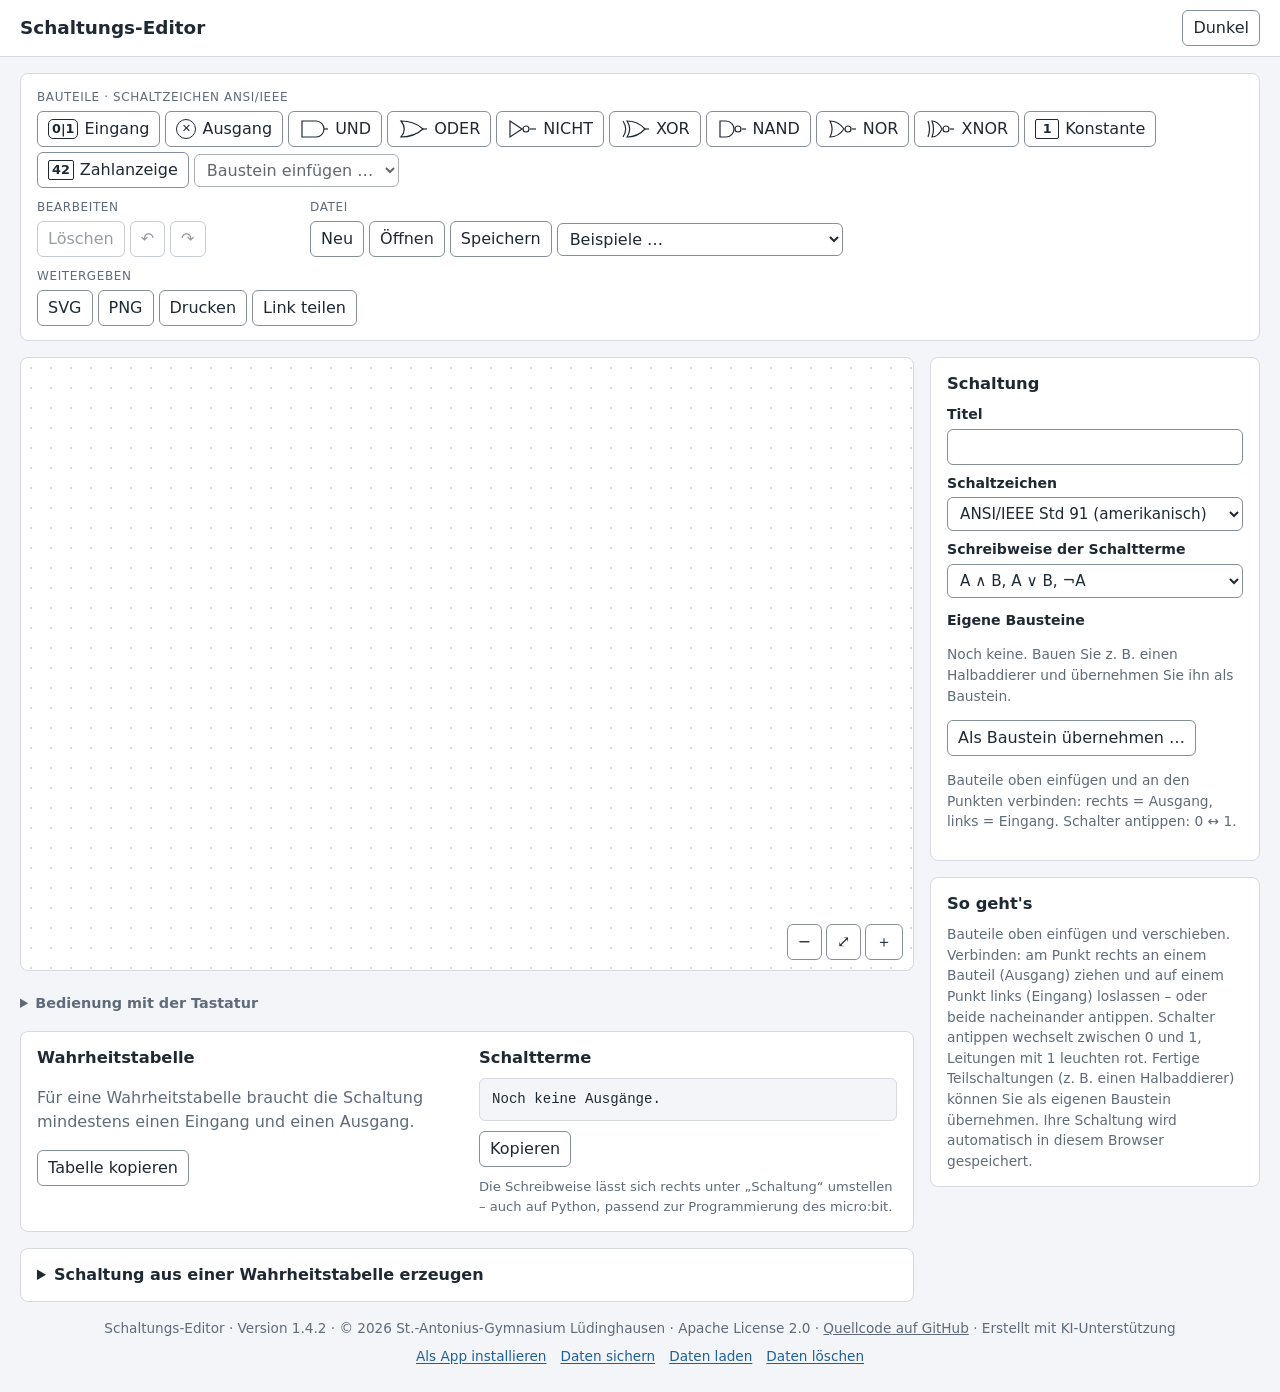
<file: werkzeuge/schaltung/index.html>
<!DOCTYPE html>
<!-- Schaltungs-Editor · Version 1.4.2 · SPDX-License-Identifier: Apache-2.0 · © 2026 St.-Antonius-Gymnasium Lüdinghausen -->
<html lang="de">
<head>
<meta charset="UTF-8">
<!-- pwa --><script src="pwa.js?v=52eb58e961" data-tool="schaltung" data-name="Schaltungs-Editor" data-daten="ja" data-schluessel="browserwerkzeuge-schaltung"></script><!-- /pwa -->
<meta name="viewport" content="width=device-width, initial-scale=1.0">
<title>Schaltungs-Editor</title>
<link rel="icon" href="icons/icon.svg" type="image/svg+xml">
<style>
/* Grundlayout der Diagramm-Tools */
:root{--auf-akzent:#fff;--hinter:#f3f5f8;--flaeche:#fff;--text:#1f2933;--dezent:#5f6b7a;--rand:#d6dae0;--rand-feld:#858f9b;--akzent:#1f5f99;--akzent-hell:#e8f0f8;--linie:#1f2933;--gut:#15803d;--gut-hell:#dcfce7;--schlecht:#b91c1c;--schlecht-hell:#fee2e2;--warn:#b45309}
[data-design="dunkel"]{--auf-akzent:#0e131c;--hinter:#14181d;--flaeche:#1e242b;--text:#e6e9ed;--dezent:#9aa4b1;--rand:#343c46;--rand-feld:#7d8794;--akzent:#5aa0e6;--akzent-hell:#243447;--linie:#cfd5dc;--gut:#4ade80;--gut-hell:#14361f;--schlecht:#f87171;--schlecht-hell:#3b1717;--warn:#f59e0b}
*{box-sizing:border-box}
body{margin:0;font-family:system-ui,-apple-system,"Segoe UI",Roboto,Arial,sans-serif;background:var(--hinter);color:var(--text);line-height:1.5}
header{background:var(--flaeche);border-bottom:1px solid var(--rand)}
.kopf{max-width:1320px;margin:0 auto;padding:10px 20px;display:flex;gap:10px;align-items:center}
.kopf h1{font-size:1.15rem;margin:0;flex:1}
.kopf a{color:var(--akzent);text-decoration:none;font-size:.9rem}
main{max-width:1320px;margin:16px auto;padding:0 20px;display:grid;gap:16px;grid-template-columns:minmax(0,1fr) 330px;align-items:start}
section{background:var(--flaeche);border:1px solid var(--rand);border-radius:8px;padding:14px 16px}
h2{font-size:1.02rem;margin:0 0 8px}
button,select,input,textarea{font:inherit;color:var(--text)}
button{padding:5px 10px;border:1px solid var(--rand-feld);background:var(--flaeche);border-radius:6px;cursor:pointer;white-space:nowrap}
button:hover:not(:disabled){background:var(--akzent-hell)}
button:disabled{opacity:.45;cursor:default}
button.primaer,button.aktiv,button.primaer:hover:not(:disabled),button.aktiv:hover:not(:disabled){background:var(--akzent);border-color:var(--akzent);color:var(--auf-akzent)}
button.primaer:hover:not(:disabled),button.aktiv:hover:not(:disabled){filter:brightness(1.12)}
aside button{white-space:normal;text-align:left}
select{padding:5px 8px;border:1px solid var(--rand-feld);border-radius:6px;background:var(--flaeche)}
[hidden]{display:none!important}
.dezent{color:var(--dezent)}.klein{font-size:.86rem}
.werkzeuge{grid-column:1/-1;display:flex;flex-wrap:wrap;gap:10px 18px;align-items:flex-start}
.gruppe{display:flex;flex-wrap:wrap;gap:5px;align-items:center}
.gruppe>.titel{width:100%;font-size:.75rem;text-transform:uppercase;letter-spacing:.05em;color:var(--dezent)}
.spalte{display:grid;gap:16px;min-width:0}
aside{display:grid;gap:16px;position:sticky;top:12px}
.feld{display:grid;gap:3px;margin:8px 0}
.feld label{font-size:.88rem;font-weight:600}
.feld input,.feld textarea,.feld select{width:100%;padding:6px 8px;border:1px solid var(--rand-feld);border-radius:6px;background:var(--flaeche);font-family:ui-monospace,SFMono-Regular,Consolas,"Liberation Mono",monospace;font-size:.95rem}
.feld select{font-family:inherit}
.feld input:focus,.feld textarea:focus{outline:none;border-color:var(--akzent)}
.feld small{font-size:.8rem}
.haken{display:inline-flex;gap:6px;align-items:center;margin:4px 12px 4px 0;font-size:.92rem}
.zeile{display:flex;flex-wrap:wrap;gap:6px;align-items:center;margin:8px 0}
details summary{cursor:pointer;font-weight:600}
pre.code{margin:0;padding:10px 12px;background:var(--hinter);border:1px solid var(--rand);border-radius:6px;overflow:auto;font-size:.88rem;max-height:460px}
.hinweis{font-size:.82rem;color:var(--dezent);margin:8px 0 0}
table.tabelle{border-collapse:collapse;font-size:.9rem;margin:6px 0}
table.tabelle th,table.tabelle td{border:1px solid var(--rand);padding:3px 9px;text-align:center}
table.tabelle th{background:var(--hinter)}
.k-dialog{border:1px solid var(--rand);border-radius:10px;padding:18px 20px;max-width:min(520px,calc(100vw - 32px));background:var(--flaeche);color:var(--text)}
.k-dialog::backdrop{background:rgba(0,0,0,.35)}
.k-dialog p{margin:6px 0}
.k-knoepfe{display:flex;justify-content:flex-end;gap:8px;margin-top:14px}
.link-feld{width:100%;font-family:ui-monospace,monospace;font-size:.8rem;padding:6px;border:1px solid var(--rand);border-radius:6px;background:var(--hinter);word-break:break-all}
#meldung{position:fixed;left:50%;transform:translateX(-50%);bottom:16px;background:#1f2933;color:#fff;padding:10px 14px;border-radius:6px;max-width:min(420px,calc(100vw - 32px));z-index:10;box-shadow:0 6px 20px -8px rgba(0,0,0,.5)}
footer{max-width:1320px;margin:0 auto 24px;padding:0 20px;color:var(--dezent);font-size:.85rem;text-align:center}
footer a{color:inherit}
#druck{display:none}
/* Zeichenfläche (Automat, UML, ER) */
.leinwand{padding:0;overflow:hidden;position:relative}
.leinwand svg.zeichnung{display:block;width:100%;height:min(68vh,640px);touch-action:none;user-select:none;-webkit-user-select:none;background:var(--flaeche);background-image:radial-gradient(var(--rand) 1px,transparent 1px);background-size:20px 20px;border-radius:8px;cursor:grab}
.leinwand .zoom{position:absolute;right:10px;bottom:10px;display:flex;gap:4px}
.leinwand .zoom button{min-width:34px;background:var(--flaeche)}
.leinwand .modus-hinweis{position:absolute;left:10px;top:10px;font-size:.85rem;background:var(--akzent);color:var(--auf-akzent);border-radius:6px;padding:3px 10px;pointer-events:none}
svg.zeichnung .griff{cursor:crosshair}
svg.zeichnung .griff .griff-kreis{fill:var(--akzent)}
line.gummiband{stroke:var(--akzent);stroke-width:2;stroke-dasharray:5 4;pointer-events:none}
svg.zeichnung text{pointer-events:none}
svg.zeichnung [data-ziel] text.a-text,svg.zeichnung [data-ziel] text.u-halo{pointer-events:auto;cursor:pointer}
@media (max-width:900px){main{grid-template-columns:minmax(0,1fr)}aside{position:static;order:2}
  /* schmal: Eigenschaften direkt unter der Zeichenfläche */
  .spalte{display:contents}.spalte>*{order:3}.spalte>.leinwand,.spalte>.flaeche,.spalte>.instabil{order:1}}
@media print{body{background:#fff}header,main,footer,#meldung,.ap-leiste{display:none!important}#druck{display:block}#druck svg{max-width:100%;height:auto}}
/* Tastaturbedienung: nur vorgelesene Texte, Fokusrahmen auf der Zeichenfläche */
.nur-vorlesen{position:absolute!important;width:1px;height:1px;padding:0;margin:-1px;overflow:hidden;clip:rect(0 0 0 0);white-space:nowrap;border:0}
.zeichnung:focus{outline:none}
.zeichnung:focus-visible{outline:3px solid var(--akzent);outline-offset:2px}
.tastatur-hilfe{margin:6px 0 0;font-size:.9rem;color:var(--dezent)}
.tastatur-hilfe summary{cursor:pointer}
.tastatur-hilfe p{margin:4px 0 0}
@media print{.tastatur-hilfe{display:none}}
.tastatur-fokus{fill:none;stroke:var(--akzent);stroke-width:3;stroke-dasharray:7 4;pointer-events:none}
.tastatur-fokus.verbinden{stroke:var(--gut,#1e9e5a)}
@media print{.tastatur-fokus{display:none}}
/* schmale Bildschirme und Zoom: Auswahllisten nie breiter als ihr Platz; Kästchen gut treffbar */
select{max-width:100%}
input[type=checkbox],input[type=radio]{width:18px;height:18px}
input[type=range]{min-height:24px}
.gruppe{min-width:0;max-width:100%}
.gruppe select{min-width:0}
/* Schaltung */
svg.zeichnung .s-koerper{fill:var(--flaeche);stroke:var(--linie)}
svg.zeichnung .s-stummel{stroke:var(--linie)}
svg.zeichnung .s-text{fill:var(--text)}
svg.zeichnung .s-klein{fill:var(--dezent)}
svg.zeichnung .s-leitung{stroke:var(--dezent)}
svg.zeichnung .s-punkt{fill:var(--linie)}
svg.zeichnung .s-leitung.an{stroke:#d62828;stroke-width:2.6}
[data-design="dunkel"] svg.zeichnung .s-leitung.an{stroke:#ff6b6b}
svg.zeichnung .s-schalter{fill:var(--flaeche);stroke:var(--linie);cursor:pointer}
svg.zeichnung .s-schalter.an{fill:#ffd6d6;stroke:#d62828}
[data-design="dunkel"] svg.zeichnung .s-schalter.an{fill:#5a1f1f;stroke:#ff6b6b}
svg.zeichnung .s-lampe{fill:var(--flaeche);stroke:var(--linie)}
svg.zeichnung .s-lampe.an{fill:#ffd43b;stroke:#b08800}
svg.zeichnung .s-lampe.an+.s-kreuz{stroke:#000}
svg.zeichnung .markiert{stroke:var(--akzent)!important;stroke-width:3!important}
svg.zeichnung [data-ziehbar]{cursor:move}
svg.zeichnung [data-ziel^="l:"]{cursor:pointer}
svg.zeichnung .pin{cursor:crosshair}
svg.zeichnung .pin-punkt{fill:var(--dezent)}
svg.zeichnung .pin:hover .pin-punkt,svg.zeichnung .pin.verbinde .pin-punkt{fill:var(--akzent);r:6px}
.sym{display:inline-flex;align-items:center;justify-content:center;min-width:24px;height:20px;padding:0 3px;border:1.6px solid currentColor;border-radius:2px;font-weight:700;font-size:.8rem;line-height:1}
.sym.neg{margin-right:7px;position:relative}
.sym.neg::after{content:"";position:absolute;right:-8px;top:50%;width:6px;height:6px;margin-top:-4px;border:1.6px solid currentColor;border-radius:50%}
.sym.schalter{border-radius:5px}
.sym.lampe{border-radius:50%;min-width:20px;font-size:.7rem}
.bauteile button{display:inline-flex;gap:6px;align-items:center}
.knopf-sym{width:30px;height:20px;flex:none}
.knopf-sym .s-koerper{fill:var(--flaeche);stroke:var(--text)}
.knopf-sym .s-stummel{stroke:var(--text)}
.knopf-sym .s-text{fill:var(--text)}
.feld-titel{display:block;font-size:.88rem;font-weight:600;margin:12px 0 4px}
.baustein-zeile{display:flex;gap:6px;align-items:center;margin:4px 0}
.baustein-zeile span{flex:1;font-weight:600;font-family:ui-monospace,monospace}
.baustein-zeile button{padding:2px 8px}
.zwei{display:grid;grid-template-columns:repeat(auto-fit,minmax(260px,1fr));gap:12px 24px}
.zwei h3{font-size:.95rem;margin:4px 0 6px}
table.wahr td,table.wahr th{min-width:30px;font-family:ui-monospace,SFMono-Regular,Consolas,monospace}
table.wahr .trenn{min-width:0;padding:0;border-left:3px double var(--linie)}
table.wahr td.eins{font-weight:700;color:#d62828}
[data-design="dunkel"] table.wahr td.eins{color:#ff6b6b}
[data-design="dunkel"] button.bit.eins{background:#5a1f1f;border-color:#ff6b6b;color:#ffd6d6}
table.wahr tr[data-zeile]{cursor:pointer}
table.wahr tr.aktuell td{background:var(--akzent-hell)}
button.bit{min-width:30px;padding:1px 6px;font-family:ui-monospace,monospace}
button.bit.eins{background:#ffd6d6;border-color:#d62828;color:#7a1010;font-weight:700}
.instabil{color:var(--warn);font-weight:600;margin:6px 0 0}
.code-leiste{display:flex;flex-wrap:wrap;gap:8px 14px;align-items:center;margin:10px 0}
.code-leiste label{display:inline-flex;gap:6px;align-items:center;font-size:.9rem}
.druck-terme{font-family:Arial,sans-serif;margin-top:16px;color:#000}
</style>
<style id="quellcode-druck">@media print{a.quellcode::after{content:" (github.com/Schulwerkzeuge/browserwerkzeuge)"}}</style>
<!-- pwa -->
<link rel="manifest" href="manifest.webmanifest">
<link rel="apple-touch-icon" href="icons/apple-touch-icon.png">
<meta name="theme-color" content="#ffffff" media="(prefers-color-scheme: light)">
<meta name="theme-color" content="#14181d" media="(prefers-color-scheme: dark)">
<meta name="mobile-web-app-capable" content="yes">
<meta name="apple-mobile-web-app-capable" content="yes">
<meta name="apple-mobile-web-app-title" content="Schaltungen">
<meta name="apple-mobile-web-app-status-bar-style" content="default">
<!-- /pwa -->
</head>
<body>
<header>
  <div class="kopf">
    <h1>Schaltungs-Editor</h1>
    <a id="ruecklink" href="../" hidden>← Übersicht</a>
    <button type="button" id="btn-design">Dunkel</button>
  </div>
</header>

<main>
  <section class="werkzeuge" aria-label="Werkzeuge">
    <div class="gruppe bauteile">
      <span class="titel" id="bauteile-titel">Bauteile</span>
      <button type="button" data-neu="eingang" title="Eingang: Schalter 0/1"><span class="sym schalter">0|1</span>Eingang</button>
      <button type="button" data-neu="ausgang" title="Ausgang: Lampe"><span class="sym lampe">✕</span>Ausgang</button>
      <button type="button" data-neu="und" title="UND-Gatter"><span class="sym">&amp;</span>UND</button>
      <button type="button" data-neu="oder" title="ODER-Gatter"><span class="sym">≥1</span>ODER</button>
      <button type="button" data-neu="nicht" title="NICHT-Gatter"><span class="sym neg">1</span>NICHT</button>
      <button type="button" data-neu="xor" title="XOR (Antivalenz, exklusives ODER)"><span class="sym">=1</span>XOR</button>
      <button type="button" data-neu="nand" title="NAND-Gatter"><span class="sym neg">&amp;</span>NAND</button>
      <button type="button" data-neu="nor" title="NOR-Gatter"><span class="sym neg">≥1</span>NOR</button>
      <button type="button" data-neu="xnor" title="XNOR (Äquivalenz)"><span class="sym neg">=1</span>XNOR</button>
      <button type="button" data-neu="konstante" title="Konstante 0 oder 1"><span class="sym">1</span>Konstante</button>
      <button type="button" data-neu="zahl" title="Zahlanzeige: Bits als Dezimalzahl"><span class="sym">42</span>Zahlanzeige</button>
      <select id="baustein-wahl" aria-label="Eigenen Baustein einfügen"></select>
    </div>
    <div class="gruppe">
      <span class="titel">Bearbeiten</span>
      <button type="button" id="btn-loeschen" title="Löschen (Entf)">Löschen</button>
      <button type="button" id="btn-rueck" title="Rückgängig (Strg+Z)">↶</button>
      <button type="button" id="btn-vor" title="Wiederholen (Strg+Y)">↷</button>
    </div>
    <div class="gruppe">
      <span class="titel">Datei</span>
      <button type="button" id="btn-neu">Neu</button>
      <button type="button" id="btn-oeffnen">Öffnen</button>
      <button type="button" id="btn-speichern">Speichern</button>
      <select id="beispiele" aria-label="Beispiel laden">
        <option value="">Beispiele …</option>
        <option value="alarm">Alarmanlage</option>
        <option value="treppe">Treppenhausschaltung (XOR)</option>
        <option value="mehrheit">Mehrheitsentscheid (2 von 3)</option>
        <option value="halbaddierer">Halbaddierer</option>
        <option value="volladdierer">Volladdierer aus Halbaddierern</option>
        <option value="addierer4">4-Bit-Addierer</option>
      </select>
    </div>
    <div class="gruppe">
      <span class="titel">Weitergeben</span>
      <button type="button" id="btn-svg">SVG</button>
      <button type="button" id="btn-png">PNG</button>
      <button type="button" id="btn-drucken">Drucken</button>
      <button type="button" id="btn-teilen">Link teilen</button>
    </div>
  </section>

  <div class="spalte">
    <section class="leinwand">
      <svg class="zeichnung" id="zeichnung" role="group" aria-label="Logische Schaltung"><g class="welt"></g></svg>
      <div class="modus-hinweis" id="modus-hinweis" hidden></div>
      <div class="zoom"><button type="button" id="zoom-minus" title="Verkleinern">−</button><button type="button" id="zoom-passend" title="Alles zeigen">⤢</button><button type="button" id="zoom-plus" title="Vergrößern">＋</button></div>
    </section>
    <p class="instabil" id="instabil" hidden>Achtung: Die Schaltung enthält eine Rückkopplung und kommt zu keinem stabilen Zustand.</p>

    <section>
      <div class="zwei">
        <div>
          <h2>Wahrheitstabelle</h2>
          <div id="tabelle"></div>
          <div class="code-leiste"><button type="button" id="btn-tabelle">Tabelle kopieren</button></div>
        </div>
        <div>
          <h2>Schaltterme</h2>
          <pre class="code" id="terme"></pre>
          <div class="code-leiste"><button type="button" id="btn-terme">Kopieren</button></div>
          <p class="hinweis">Die Schreibweise lässt sich rechts unter „Schaltung“ umstellen – auch auf Python, passend zur Programmierung des micro:bit.</p>
        </div>
      </div>
    </section>

    <section>
      <details id="dnf-bereich">
        <summary>Schaltung aus einer Wahrheitstabelle erzeugen</summary>
        <div class="code-leiste">
          <label>Eingänge <select id="dnf-ein"><option>1</option><option selected>2</option><option>3</option><option>4</option></select></label>
          <label>Ausgänge <select id="dnf-aus"><option selected>1</option><option>2</option></select></label>
        </div>
        <div id="dnf-tabelle"></div>
        <div class="code-leiste"><button type="button" id="btn-dnf" class="primaer">Schaltung erzeugen</button></div>
        <p class="hinweis">Ausgangswerte antippen, um zwischen 0 und 1 zu wechseln. Erzeugt wird die disjunktive Normalform: für jede Zeile mit 1 ein UND-Gatter, alle zusammen mit ODER verknüpft.</p>
      </details>
    </section>
  </div>

  <aside>
    <section id="eigenschaften" aria-live="polite"></section>
    <section class="klein dezent">
      <h2 style="color:var(--text)">So geht's</h2>
      Bauteile oben einfügen und verschieben. Verbinden: am Punkt rechts an einem Bauteil (Ausgang) ziehen und auf einem Punkt links (Eingang) loslassen – oder beide nacheinander antippen.
      Schalter antippen wechselt zwischen 0 und 1, Leitungen mit 1 leuchten rot. Fertige Teilschaltungen (z. B. einen Halbaddierer) können Sie als eigenen Baustein übernehmen.
      Ihre Schaltung wird automatisch in diesem Browser gespeichert.
    </section>
  </aside>
</main>

<footer>
  Schaltungs-Editor · Version 1.4.2 · © 2026 St.-Antonius-Gymnasium Lüdinghausen · Apache License 2.0 · <a class="quellcode" href="https://github.com/Schulwerkzeuge/browserwerkzeuge" target="_blank" rel="noopener">Quellcode auf GitHub</a> · Erstellt mit KI-Unterstützung<!-- rechtliches --><!-- /rechtliches -->
</footer>

<div id="druck"></div>
<div id="meldung" role="status" hidden></div>
<script>
/* ==== diagramm-kern: Anfang – gemeinsamer Teil aller Diagramm-Werkzeuge, hier nicht ändern ==== */
/* Browserwerkzeuge · Diagrammkern · Version 1.6.0 · SPDX-License-Identifier: Apache-2.0 · © 2026 St.-Antonius-Gymnasium Lüdinghausen
 *
 * Gemeinsame Bausteine der Diagramm-Tools (Struktogramm, Automat, UML …):
 * Design, Meldungen, Rückgängig, Dateien, SVG/PNG-Export, Teilen per Link, Textmessung.
 * Alles läuft lokal im Browser – es wird nichts an einen Server geschickt.
 * Der Kern steht in jedem Diagramm-Werkzeug zwischen den Markierungen „diagramm-kern“ und ist überall gleich.
 * Änderungen bitte nicht in einem einzelnen Werkzeug vornehmen, sondern als Issue melden.
 */
"use strict";
const Kern = (() => {
  const $ = id => document.getElementById(id);
  const DESIGN = "browserwerkzeuge-theme";                    // gemeinsam mit allen Tools: "dark" / "light"
  const istIOS = /iPad|iPhone|iPod/.test(navigator.userAgent) ||
                 (navigator.platform === "MacIntel" && navigator.maxTouchPoints > 1);

  const esc = t => String(t).replace(/[&<>"']/g, z => ({ "&": "&amp;", "<": "&lt;", ">": "&gt;", '"': "&quot;", "'": "&#39;" }[z]));

  /* ---------------------------------------------------------------- Design */
  function design(knopfId) {
    const setze = d => {
      document.documentElement.dataset.design = d;
      if ($(knopfId)) $(knopfId).textContent = d === "dunkel" ? "Hell" : "Dunkel";
    };
    let gespeichert = null;
    try { gespeichert = localStorage.getItem(DESIGN); } catch (e) { /* ohne Speicher */ }
    const system = matchMedia("(prefers-color-scheme: dark)");
    setze((gespeichert ? gespeichert === "dark" : system.matches) ? "dunkel" : "hell");
    system.addEventListener("change", ev => {                 // Systemdesign folgen, solange nichts gewählt wurde
      let gewaehlt = null; try { gewaehlt = localStorage.getItem(DESIGN); } catch (e) { /* ohne Speicher */ }
      if (!gewaehlt) setze(ev.matches ? "dunkel" : "hell");
    });
    if ($(knopfId)) $(knopfId).addEventListener("click", () => {
      const neu = document.documentElement.dataset.design === "dunkel" ? "hell" : "dunkel";
      setze(neu);
      try { localStorage.setItem(DESIGN, neu === "dunkel" ? "dark" : "light"); } catch (e) { /* ohne Folgen */ }
    });
  }

  /* ---------------------------------------------------------------- Geladene Daten bereinigen
   * Dateien und geteilte Links stammen von außen: Texte bleiben Texte, Zahlen Zahlen, IDs harmlos. */
  const pruefe = {
    text: v => typeof v === "string" ? v.slice(0, 5000) : v == null ? "" : String(v).slice(0, 5000),
    zahl: (v, d = 0, min = -1e6, max = 1e6) => { const n = +v; return Number.isFinite(n) ? Math.min(max, Math.max(min, n)) : d; },
    id: v => typeof v === "string" && /^[\w-]{1,40}$/.test(v),
    wahl: (v, erlaubt, d) => erlaubt.includes(v) ? v : d,
    liste: v => Array.isArray(v) ? v.filter(x => x && typeof x === "object") : []
  };

  /* ---------------------------------------------------------------- Meldung */
  let meldungTimer = null;
  function meldung(text) {
    let m = $("meldung");
    if (!m) { m = document.createElement("div"); m.id = "meldung"; m.setAttribute("role", "status"); document.body.appendChild(m); }
    m.textContent = text; m.hidden = false;
    clearTimeout(meldungTimer);
    meldungTimer = setTimeout(() => { m.hidden = true; }, 3500);
  }

  // Kurze Ansage für Screenreader (unsichtbar), z. B. welches Element gerade gewählt ist
  let ansageTimer = null;
  function ansage(text) {
    let a = $("k-ansage");
    if (!a) {
      a = document.createElement("div"); a.id = "k-ansage"; a.className = "nur-vorlesen";
      a.setAttribute("aria-live", "polite"); a.setAttribute("aria-atomic", "true"); document.body.appendChild(a);
    }
    clearTimeout(ansageTimer);
    a.textContent = "";                              // gleicher Text zweimal hintereinander wird sonst nicht vorgelesen
    ansageTimer = setTimeout(() => { a.textContent = text; }, 30);
  }

  /* ---------------------------------------------------------------- Rückgängig / Wiederholen */
  class Verlauf {
    constructor(holen, setzen, max = 200) { this.holen = holen; this.setzen = setzen; this.max = max; this.zurueck = []; this.vor = []; }
    merke() {                                    // VOR einer Änderung aufrufen
      const stand = this.holen();
      if (this.zurueck[this.zurueck.length - 1] === stand) return;
      this.zurueck.push(stand);
      if (this.zurueck.length > this.max) this.zurueck.shift();
      this.vor = [];
    }
    rueckgaengig() { if (!this.zurueck.length) return false; this.vor.push(this.holen()); this.setzen(this.zurueck.pop()); return true; }
    wiederholen() { if (!this.vor.length) return false; this.zurueck.push(this.holen()); this.setzen(this.vor.pop()); return true; }
    leeren() { this.zurueck = []; this.vor = []; }
  }

  /* ---------------------------------------------------------------- Speicher */
  let speicherGewarnt = false;                      // Hinweis auf Speicherprobleme nur einmal je Sitzung
  const benutzt = new Set();                         // Einträge, die dieser Tab liest oder schreibt
  // Derselbe Eintrag in einem anderen Tab geändert: Hinweis, statt beim nächsten Speichern stillschweigend zu überschreiben
  window.addEventListener("storage", e => {
    if (e.key && benutzt.has(e.key))
      meldung("Dieses Diagramm wurde in einem anderen Tab geändert. Zum Übernehmen die Seite neu laden – sonst überschreibt dieser Tab den Stand beim nächsten Speichern.");
  });
  const speicher = {
    lies(schluessel) { benutzt.add(schluessel); try { return JSON.parse(localStorage.getItem(schluessel)); } catch (e) { return null; } },
    schreib(schluessel, wert) {
      benutzt.add(schluessel);
      try { localStorage.setItem(schluessel, JSON.stringify(wert)); speicherGewarnt = false; return true; }
      catch (e) {
        if (!speicherGewarnt) {
          speicherGewarnt = true;
          meldung("Achtung: Der Stand kann in diesem Browser nicht gespeichert werden (Speicher voll oder gesperrt). Bitte über „Speichern“ als Datei sichern.");
        }
        return false;
      }
    }
  };

  /* ---------------------------------------------------------------- Dateien */
  async function speichereDatei(name, inhalt, typ) {
    const datei = new File([inhalt], name, { type: typ });
    if (istIOS && navigator.canShare && navigator.canShare({ files: [datei] })) {
      try { await navigator.share({ files: [datei], title: name }); return; }
      catch (e) { if (e && e.name === "AbortError") return; }
    }
    const a = document.createElement("a");
    a.href = URL.createObjectURL(datei); a.download = name;
    document.body.appendChild(a); a.click(); a.remove();
    setTimeout(() => URL.revokeObjectURL(a.href), 10000);
  }

  function oeffneDatei(accept) {
    return new Promise(fertig => {
      const e = document.createElement("input");
      e.type = "file"; e.accept = istIOS ? "" : accept;      // iOS kennt eigene Dateiendungen nicht und graut sie sonst aus
      e.addEventListener("change", async () => {
        const d = e.files && e.files[0];
        fertig(d ? { name: d.name, text: await d.text() } : null);
      });
      e.click();
    });
  }

  function dateiname(text, endung) {
    const basis = String(text || "").replace(/\(.*$/, "").trim()
      .replace(/[äÄ]/g, "ae").replace(/[öÖ]/g, "oe").replace(/[üÜ]/g, "ue").replace(/ß/g, "ss")
      .replace(/[^\w-]+/g, "-").replace(/^-+|-+$/g, "").slice(0, 60);
    return (basis || "diagramm") + "." + endung;
  }

  /* ---------------------------------------------------------------- Export */
  function exportiereSVG(svgText, name) {
    return speichereDatei(name, '<?xml version="1.0" encoding="UTF-8"?>\n' + svgText, "image/svg+xml");
  }

  function svgZuCanvas(svgText, breite, hoehe, skala = 2) {
    return new Promise((fertig, fehler) => {
      const bild = new Image();
      bild.onload = () => {
        const c = document.createElement("canvas");
        c.width = Math.ceil(breite * skala); c.height = Math.ceil(hoehe * skala);
        const ctx = c.getContext("2d");
        ctx.fillStyle = "#fff"; ctx.fillRect(0, 0, c.width, c.height);
        ctx.drawImage(bild, 0, 0, c.width, c.height);
        fertig(c);
      };
      bild.onerror = () => fehler(new Error("SVG konnte nicht gezeichnet werden"));
      bild.src = "data:image/svg+xml;charset=utf-8," + encodeURIComponent(svgText);
    });
  }

  async function exportierePNG(svgText, breite, hoehe, name) {
    const c = await svgZuCanvas(svgText, breite, hoehe, 2);
    const blob = await new Promise(f => c.toBlob(f, "image/png"));
    return speichereDatei(name, blob, "image/png");
  }

  async function kopiere(text) {
    try { await navigator.clipboard.writeText(text); return true; }
    catch (e) {
      const t = document.createElement("textarea");
      t.value = text; t.style.position = "fixed"; t.style.opacity = "0";
      document.body.appendChild(t); t.select();
      let ok = false; try { ok = document.execCommand("copy"); } catch (e2) { ok = false; }
      t.remove(); return ok;
    }
  }

  /* ---------------------------------------------------------------- Teilen per Link
   * Der Inhalt steckt komprimiert im #-Teil der Adresse. Dieser Teil wird vom Browser
   * nie an den Server geschickt – geteilt wird also nur zwischen den Geräten. */
  const b64url = bytes => { let s = ""; bytes.forEach(b => { s += String.fromCharCode(b); }); return btoa(s).replace(/\+/g, "-").replace(/\//g, "_").replace(/=+$/, ""); };
  const vonB64url = text => { const s = atob(text.replace(/-/g, "+").replace(/_/g, "/")); return Uint8Array.from(s, z => z.charCodeAt(0)); };

  async function strom(bytes, art) {
    const s = new Blob([bytes]).stream().pipeThrough(art);
    return new Uint8Array(await new Response(s).arrayBuffer());
  }

  async function kodiere(objekt) {
    const roh = new TextEncoder().encode(JSON.stringify(objekt));
    if (typeof CompressionStream === "function") {
      try { return "z" + b64url(await strom(roh, new CompressionStream("deflate-raw"))); } catch (e) { /* unkomprimiert */ }
    }
    return "j" + b64url(roh);
  }

  // Entpacken mit Obergrenze: Ein kurzer Link darf nicht zu Hunderten Megabyte aufgeblasen werden
  const MAX_ENTPACKT = 8 * 1024 * 1024;
  async function entpacke(bytes) {
    const leser = new Blob([bytes]).stream().pipeThrough(new DecompressionStream("deflate-raw")).getReader();
    const teile = []; let laenge = 0;
    for (;;) {
      const { done, value } = await leser.read();
      if (done) break;
      laenge += value.length;
      if (laenge > MAX_ENTPACKT) { leser.cancel().catch(() => {}); throw new Error("Link zu groß"); }
      teile.push(value);
    }
    const roh = new Uint8Array(laenge); let pos = 0;
    for (const t of teile) { roh.set(t, pos); pos += t.length; }
    return roh;
  }

  async function dekodiere(text) {
    const art = text[0], daten = vonB64url(text.slice(1));
    const roh = art === "z" ? await entpacke(daten) : daten;
    if (roh.length > MAX_ENTPACKT) throw new Error("Link zu groß");
    return JSON.parse(new TextDecoder().decode(roh));
  }

  /* ---------------------------------------------------------------- Textmessung & Umbruch */
  const messCanvas = document.createElement("canvas").getContext("2d");
  function textBreite(text, schrift) { messCanvas.font = schrift; return messCanvas.measureText(text).width; }

  function umbrechen(text, breite, schrift) {
    const zeilen = [];
    String(text || "").split("\n").forEach(absatz => {
      const woerter = absatz.split(/(\s+)/).filter(w => w.length);
      let zeile = "";
      woerter.forEach(wort => {
        const probe = zeile + wort;
        if (!zeile || textBreite(probe.trimEnd(), schrift) <= breite) { zeile = probe; return; }
        zeilen.push(zeile.trimEnd());
        zeile = /^\s+$/.test(wort) ? "" : wort;
        // sehr lange Wörter hart trennen
        while (textBreite(zeile, schrift) > breite && zeile.length > 1) {
          let n = zeile.length - 1;
          while (n > 1 && textBreite(zeile.slice(0, n), schrift) > breite) n--;
          zeilen.push(zeile.slice(0, n)); zeile = zeile.slice(n);
        }
      });
      zeilen.push(zeile.trimEnd());
    });
    return zeilen.length ? zeilen : [""];
  }

  /* ---------------------------------------------------------------- Dialog */
  function dialog(titel, html, aktionen) {
    const d = document.createElement("dialog");
    d.className = "k-dialog";
    d.innerHTML = `<h2>${esc(titel)}</h2>${html}<div class="k-knoepfe"></div>`;
    aktionen.forEach(a => {
      const b = document.createElement("button");
      b.type = "button"; b.textContent = a.text;
      if (a.primaer) b.className = "primaer";
      b.addEventListener("click", () => { d.close(); if (a.aktion) a.aktion(d); });
      d.querySelector(".k-knoepfe").appendChild(b);
    });
    d.addEventListener("close", () => d.remove());
    document.body.appendChild(d);
    if (typeof d.showModal === "function") d.showModal(); else d.setAttribute("open", "");
    return d;
  }

  /* ---------------------------------------------------------------- Zeichenfläche (Automat, UML, ER …)
   * <svg> mit <g class="welt">. Elemente mit data-ziel="…" sind antippbar, zusätzlich
   * data-knoten (verbindbar) und data-ziehbar (verschiebbar). Hintergrund ziehen = verschieben,
   * Mausrad oder zwei Finger = zoomen. Verbinden: am Griff (data-griff="Knoten-ID") zum Ziel ziehen
   * oder Griff und dann Ziel antippen; im Modus „verbinden“ geht das auch direkt vom Knoten aus.
   * Tastatur (Fläche fokussiert): Pfeiltasten wählen das nächste Element in dieser Richtung, Bild↑/Bild↓ der Reihe
   * nach (auch Verbindungen), Umschalt+Pfeil verschiebt, Eingabe bearbeitet, V verbindet, N legt neu an,
   * + / − / 0 zoomen bzw. passen ein, Entf löscht (im Tool), Esc bricht ab. */
  class Flaeche {
    constructor(svg, o) {
      this.svg = svg; this.o = o; this.tx = 40; this.ty = 40; this.s = 1;
      this.welt = svg.querySelector(".welt");
      this.band = document.createElementNS("http://www.w3.org/2000/svg", "line");
      this.band.setAttribute("class", "gummiband"); this.band.style.display = "none";
      svg.appendChild(this.band);
      this.zeiger = new Map(); this.aktion = null; this.letzterKlick = null; this.verbindeVon = null;
      svg.addEventListener("pointerdown", e => { this.mitTastatur = false; this.zeigeFokus(); this.runter(e); });
      svg.addEventListener("pointermove", e => this.bewege(e));
      svg.addEventListener("pointerup", e => this.hoch(e));
      svg.addEventListener("pointercancel", e => {
        this.zeiger.delete(e.pointerId);
        if (this.aktion && this.aktion.bewegt && this.aktion.art === "ziehen" && this.o.onZiehEnde) this.o.onZiehEnde(this.aktion.ziel);
        this.aktion = null; this.pinch = null; this.band.style.display = "none";
      });
      // Mausrad/Trackpad: mit Strg (oder Trackpad-Pinch) zoomen, sonst verschieben
      svg.addEventListener("wheel", e => {
        e.preventDefault();
        const faktor = e.deltaMode === 1 ? 16 : e.deltaMode === 2 ? 400 : 1;
        if (e.ctrlKey || e.metaKey) this.zoom(Math.exp(-e.deltaY * faktor * 0.01), e.clientX, e.clientY);
        else { this.tx -= e.deltaX * faktor; this.ty -= e.deltaY * faktor; this.setze(); }
      }, { passive: false });
      this.richteTastaturEin();
      this.setze();
    }
    setze() {
      this.welt.setAttribute("transform", `translate(${this.tx} ${this.ty}) scale(${this.s})`);
      if (this.s !== this.letzteS) { this.letzteS = this.s; if (this.o.onZoom) this.o.onZoom(this.s); }
      this.zeigeFokus();
    }
    inhalt(html) { this.welt.innerHTML = html; this.zeigeFokus(); }
    punkt(cx, cy) { const r = this.svg.getBoundingClientRect(); return { x: (cx - r.left - this.tx) / this.s, y: (cy - r.top - this.ty) / this.s }; }
    zoom(f, cx, cy) {
      const r = this.svg.getBoundingClientRect();
      if (cx === undefined) { cx = r.left + r.width / 2; cy = r.top + r.height / 2; }
      const neu = Math.min(4, Math.max(0.2, this.s * f)), px = cx - r.left, py = cy - r.top;
      this.tx = px - (px - this.tx) * neu / this.s; this.ty = py - (py - this.ty) * neu / this.s; this.s = neu; this.setze();
    }
    einpassen(rand = 30) {
      const b = this.welt.getBBox(), r = this.svg.getBoundingClientRect();
      if (!b.width || !r.width) { this.tx = 40; this.ty = 40; this.s = 1; return this.setze(); }
      this.s = Math.min(1.5, (r.width - 2 * rand) / b.width, (r.height - 2 * rand) / b.height);
      this.tx = (r.width - b.width * this.s) / 2 - b.x * this.s; this.ty = (r.height - b.height * this.s) / 2 - b.y * this.s; this.setze();
    }
    mitte() { const r = this.svg.getBoundingClientRect(); return this.punkt(r.left + r.width / 2, r.top + r.height / 2); }
    ziel(el) {
      const t = el && el.closest && el.closest("[data-ziel]");
      return t ? { id: t.dataset.ziel, knoten: t.hasAttribute("data-knoten"), ziehbar: t.hasAttribute("data-ziehbar"), el: t } : null;
    }
    knotenMitte(z) {
      const el = this.welt.querySelector(`[data-ziel="${CSS.escape(z.id)}"]`) || this.welt.querySelector(`[data-griff="${CSS.escape(z.id)}"]`);
      if (!el) return null; const b = el.getBBox(); return { x: b.x + b.width / 2, y: b.y + b.height / 2 };
    }
    naechsterGriff(cx, cy, max) {
      let best = null;
      this.welt.querySelectorAll("[data-griff]").forEach(el => {
        const b = el.getBoundingClientRect(), d = Math.hypot(b.left + b.width / 2 - cx, b.top + b.height / 2 - cy);
        if (d <= max && (!best || d < best.abstand)) best = { el, abstand: d };
      });
      return best;
    }
    setzeVerbindeVon(z) { this.verbindeVon = z; if (this.o.onVerbindeStart) this.o.onVerbindeStart(z); }
    runter(e) {
      if (e.button > 0) return;
      this.svg.setPointerCapture(e.pointerId);
      this.zeiger.set(e.pointerId, { x: e.clientX, y: e.clientY });
      if (this.zeiger.size === 2) {
        const [a, b] = [...this.zeiger.values()];
        this.pinch = { d: Math.hypot(a.x - b.x, a.y - b.y), s: this.s, mx: (a.x + b.x) / 2, my: (a.y + b.y) / 2, tx: this.tx, ty: this.ty };
        if (this.aktion && this.aktion.bewegt && this.aktion.art === "ziehen" && this.o.onZiehEnde) this.o.onZiehEnde(this.aktion.ziel);
        this.aktion = null; this.band.style.display = "none"; return;
      }
      let griff = e.target.closest && e.target.closest("[data-griff]");
      if (!griff && e.pointerType !== "mouse") {                // Finger: nahe Anschlüsse großzügig treffen
        const nah = this.naechsterGriff(e.clientX, e.clientY, 22);
        if (nah && (!this.ziel(e.target) || nah.abstand <= 12)) griff = nah.el;
      }
      const z = griff ? { id: griff.dataset.griff, knoten: true, ziehbar: false, griff: true } : this.ziel(e.target);
      const modus = this.o.modus ? this.o.modus() : "auswahl";
      const art = griff || (modus === "verbinden" && z && z.knoten) ? "verbinden" : z && z.ziehbar ? "ziehen" : "schieben";
      this.aktion = { art, ziel: z, sx: e.clientX, sy: e.clientY, tx: this.tx, ty: this.ty, bewegt: false, letzte: this.punkt(e.clientX, e.clientY) };
    }
    bewege(e) {
      if (!this.zeiger.has(e.pointerId)) return;
      this.zeiger.set(e.pointerId, { x: e.clientX, y: e.clientY });
      if (this.pinch && this.zeiger.size === 2) {
        const [a, b] = [...this.zeiger.values()], p = this.pinch, r = this.svg.getBoundingClientRect();
        const neu = Math.min(4, Math.max(0.2, p.s * Math.hypot(a.x - b.x, a.y - b.y) / (p.d || 1)));
        const mx = (a.x + b.x) / 2 - r.left, my = (a.y + b.y) / 2 - r.top, m0x = p.mx - r.left, m0y = p.my - r.top;
        this.tx = mx - (m0x - p.tx) * neu / p.s; this.ty = my - (m0y - p.ty) * neu / p.s; this.s = neu; this.setze(); return;
      }
      const a = this.aktion; if (!a) return;
      if (!a.bewegt && Math.hypot(e.clientX - a.sx, e.clientY - a.sy) < 5) return;
      if (!a.bewegt) { a.bewegt = true; if (a.art === "ziehen" && this.o.onZiehStart) this.o.onZiehStart(a.ziel); }
      if (a.art === "ziehen") {
        const p = this.punkt(e.clientX, e.clientY);
        this.o.onZiehen(a.ziel, p.x - a.letzte.x, p.y - a.letzte.y, p); a.letzte = p;
      } else if (a.art === "schieben") {
        this.tx = a.tx + e.clientX - a.sx; this.ty = a.ty + e.clientY - a.sy; this.setze();
      } else if (a.art === "verbinden") {
        const m = this.knotenMitte(a.ziel), p = this.punkt(e.clientX, e.clientY);
        if (!m) return;
        const t = v => v * this.s;
        this.band.setAttribute("x1", t(m.x) + this.tx); this.band.setAttribute("y1", t(m.y) + this.ty);
        this.band.setAttribute("x2", t(p.x) + this.tx); this.band.setAttribute("y2", t(p.y) + this.ty);
        this.band.style.display = "";
      }
    }
    hoch(e) {
      this.zeiger.delete(e.pointerId);
      if (this.pinch) { if (!this.zeiger.size) this.pinch = null; this.aktion = null; return; }
      const a = this.aktion; this.aktion = null; if (!a) return;
      const p = this.punkt(e.clientX, e.clientY);
      if (!a.bewegt) {                               // Antippen (mit eigener Doppelklick-Erkennung)
        const jetzt = performance.now(), l = this.letzterKlick;
        const doppel = l && jetzt - l.t < 400 && Math.hypot(e.clientX - l.x, e.clientY - l.y) < 12 && (l.id || "") === (a.ziel ? a.ziel.id : "");
        this.letzterKlick = doppel ? null : { t: jetzt, x: e.clientX, y: e.clientY, id: a.ziel ? a.ziel.id : "" };
        const modus = this.o.modus ? this.o.modus() : "auswahl";
        if (a.ziel && a.ziel.griff) {                                         // Griff antippen
          if (this.verbindeVon && this.verbindeVon.id !== a.ziel.id) { const von = this.verbindeVon; this.setzeVerbindeVon(null); this.o.onVerbinde(von.id, a.ziel.id); }
          else this.setzeVerbindeVon(this.verbindeVon ? null : a.ziel);          // erneut antippen = abbrechen
          return;
        }
        if ((modus === "verbinden" || this.verbindeVon) && a.ziel && a.ziel.knoten) {
          if (this.verbindeVon) { const von = this.verbindeVon; this.setzeVerbindeVon(null); this.o.onVerbinde(von.id, a.ziel.id); }
          else this.setzeVerbindeVon(a.ziel);
          return;
        }
        if (this.verbindeVon) { this.setzeVerbindeVon(null); if (!a.ziel) return; }   // abbrechen
        this.fokus = a.ziel ? a.ziel.id : null;
        if (doppel && this.o.onDoppel) this.o.onDoppel(a.ziel, p);
        else if (this.o.onKlick) this.o.onKlick(a.ziel, p);
        return;
      }
      if (a.art === "ziehen" && this.o.onZiehEnde) this.o.onZiehEnde(a.ziel);
      if (a.art === "verbinden") {
        this.band.style.display = "none";
        const el = document.elementFromPoint(e.clientX, e.clientY);
        let g = el && el.closest && el.closest("[data-griff]");
        if (!g && e.pointerType !== "mouse" && !(this.ziel(el) || {}).knoten) { const nah = this.naechsterGriff(e.clientX, e.clientY, 22); if (nah) g = nah.el; }
        const unten = g ? { id: g.dataset.griff, knoten: true } : this.ziel(el);
        if (unten && unten.knoten) { this.setzeVerbindeVon(null); this.o.onVerbinde(a.ziel.id, unten.id); }
      }
    }

    /* ---------- Tastatur */
    richteTastaturEin() {
      const svg = this.svg;
      this.fokus = null; this.mitTastatur = false; this.tVerbinden = null;
      svg.setAttribute("tabindex", "0");
      svg.setAttribute("role", "application");
      svg.setAttribute("aria-roledescription", "Zeichenfläche");
      // Sichtbare Kurzhilfe unter der Fläche (zugeklappt); Screenreader bekommen den Text als Beschreibung
      const kasten = document.createElement("details"), titel = document.createElement("summary");
      kasten.className = "tastatur-hilfe"; titel.textContent = "Bedienung mit der Tastatur";
      const hilfe = document.createElement("p");
      hilfe.id = (svg.id || "flaeche") + "-tastatur";
      hilfe.textContent = "Pfeiltasten: Element wählen. Bild auf, Bild ab: alle Elemente der Reihe nach. Umschalt und Pfeiltaste: verschieben. " +
        "Eingabetaste: bearbeiten. V: verbinden. N: neues Element. Entfernen: löschen. Plus, Minus, Null: zoomen. " +
        "Escape: abbrechen oder aus den Eigenschaften zurück zur Zeichenfläche.";
      kasten.append(titel, hilfe);
      (svg.closest(".leinwand") || svg).after(kasten);
      svg.setAttribute("aria-describedby", hilfe.id);
      this.ring = document.createElementNS("http://www.w3.org/2000/svg", "rect");
      this.ring.setAttribute("class", "tastatur-fokus"); this.ring.setAttribute("rx", "6"); this.ring.style.display = "none";
      svg.appendChild(this.ring);
      svg.addEventListener("keydown", e => this.taste(e));
      svg.addEventListener("focus", () => { if (this.mitTastatur) this.zeigeFokus(); });
      svg.addEventListener("blur", () => { this.ring.style.display = "none"; });
      // Esc in einem Eingabefeld der Eigenschaften führt zurück auf die Zeichenfläche
      document.addEventListener("keydown", e => {
        if (e.key !== "Escape" || !this.mitTastatur || document.querySelector("dialog[open]")) return;
        const a = document.activeElement;
        if (a && a !== svg && a.closest && a.closest("#eigenschaften")) { e.preventDefault(); e.stopPropagation(); svg.focus(); this.zeigeFokus(); }
      }, true);
    }
    // Was gerade mit der Tastatur erreichbar ist: Elemente – beim Verbinden Knoten und Anschlüsse
    tZiele() {
      const liste = [], gesehen = new Set();
      const dazu = (el, id, knoten, ziehbar, griff) => { if (id && !gesehen.has(id)) { gesehen.add(id); liste.push({ el, id, knoten, ziehbar, griff }); } };
      const v = this.tVerbinden;
      if (v && v.schritt === "von") {
        v.anschluesse.forEach(id => { const el = this.welt.querySelector(`[data-griff="${CSS.escape(id)}"]`); if (el) dazu(el, id, true, false, true); });
        return liste;
      }
      this.welt.querySelectorAll("[data-ziel], [data-griff]").forEach(el => {
        if (el.hasAttribute("data-griff")) { if (v && this.o.anschluesse) dazu(el, el.dataset.griff, true, false, true); return; }
        if (v && !el.hasAttribute("data-knoten")) return;
        dazu(el, el.dataset.ziel, el.hasAttribute("data-knoten"), el.hasAttribute("data-ziehbar"), false);
      });
      return liste;
    }
    tElement(id) {
      if (!id) return null;
      return this.welt.querySelector(`[data-ziel="${CSS.escape(id)}"]`) || this.welt.querySelector(`[data-griff="${CSS.escape(id)}"]`);
    }
    zeigeFokus() {
      if (!this.ring) return;
      const el = this.mitTastatur && document.activeElement === this.svg ? this.tElement(this.fokus) : null;
      if (!el) { this.ring.style.display = "none"; return; }
      const r = el.getBoundingClientRect(), f = this.svg.getBoundingClientRect(), rand = 5;
      this.ring.setAttribute("x", r.left - f.left - rand); this.ring.setAttribute("y", r.top - f.top - rand);
      this.ring.setAttribute("width", r.width + 2 * rand); this.ring.setAttribute("height", r.height + 2 * rand);
      this.ring.classList.toggle("verbinden", !!this.tVerbinden);
      this.ring.style.display = "";
    }
    beschreibe(id) {
      const text = this.o.beschreibe ? this.o.beschreibe(id) : "";
      if (text) return text;
      const el = this.tElement(id);
      return (el && (el.getAttribute("aria-label") || el.textContent.replace(/\s+/g, " ").trim())) || "Element";
    }
    // Ausgewähltes Element sichtbar machen, falls es außerhalb liegt
    insBild(el) {
      const r = el.getBoundingClientRect(), f = this.svg.getBoundingClientRect();
      if (r.left >= f.left && r.right <= f.right && r.top >= f.top && r.bottom <= f.bottom) return;
      this.tx += f.left + f.width / 2 - (r.left + r.width / 2); this.ty += f.top + f.height / 2 - (r.top + r.height / 2); this.setze();
    }
    tWaehle(z, ansagen = true) {
      this.fokus = z ? z.id : null;
      if (!this.tVerbinden) {
        const waehle = this.o.onWaehle || this.o.onKlick;
        if (waehle) waehle(z ? { id: z.id, knoten: z.knoten, ziehbar: z.ziehbar, el: z.el } : null, this.mitte());
      }
      const el = this.tElement(this.fokus);
      if (el) this.insBild(el);
      this.zeigeFokus();
      if (ansagen && z) ansage((this.tVerbinden ? (this.tVerbinden.schritt === "von" ? "Anschluss: " : "Verbinden mit: ") : "") + this.beschreibe(z.id));
    }
    tNaechstes(richtung) {                           // richtung: [dx, dy] für Pfeiltasten, +1/−1 für Bild↑/↓
      const ziele = this.tZiele();
      if (!ziele.length) { ansage(this.tVerbinden ? "Kein mögliches Ziel." : "Die Zeichenfläche ist leer. N legt ein neues Element an."); return; }
      const i = ziele.findIndex(z => z.id === this.fokus);
      if (i < 0) { this.tWaehle(ziele[0]); return; }
      if (typeof richtung === "number") { this.tWaehle(ziele[(i + richtung + ziele.length) % ziele.length]); return; }
      const mitte = el => { const r = el.getBoundingClientRect(); return [r.left + r.width / 2, r.top + r.height / 2]; };
      const [cx, cy] = mitte(ziele[i].el), [dx, dy] = richtung;
      let best = null;
      ziele.forEach((z, j) => {
        if (j === i) return;
        const [x, y] = mitte(z.el), vor = (x - cx) * dx + (y - cy) * dy, quer = Math.abs((x - cx) * dy - (y - cy) * dx);
        if (vor <= 1) return;
        const wert = vor + 2 * quer;
        if (!best || wert < best.wert) best = { z, wert };
      });
      if (best) this.tWaehle(best.z); else ansage("In dieser Richtung liegt kein weiteres Element.");
    }
    taste(e) {
      if (e.target !== this.svg || e.ctrlKey || e.metaKey) return;   // Strg-Kürzel (Rückgängig …) erledigt das Tool
      this.mitTastatur = true;
      const k = e.key, PFEIL = { ArrowLeft: [-1, 0], ArrowRight: [1, 0], ArrowUp: [0, -1], ArrowDown: [0, 1] };
      const z = this.tZiele().find(x => x.id === this.fokus) || null;
      let fertig = true;
      if (PFEIL[k] && e.shiftKey) {                  // verschieben
        if (z && z.ziehbar && !this.tVerbinden) {
          const schritt = (e.altKey ? 2 : 20) / this.s, [dx, dy] = PFEIL[k];
          if (this.o.onZiehStart) this.o.onZiehStart(z);
          this.o.onZiehen(z, dx * schritt, dy * schritt, null);
          if (this.o.onZiehEnde) this.o.onZiehEnde(z);
          this.zeigeFokus();
        } else ansage(z ? "Dieses Element lässt sich nicht verschieben." : "Kein Element gewählt.");
      } else if (PFEIL[k]) this.tNaechstes(PFEIL[k]);
      else if (k === "PageDown") this.tNaechstes(1);
      else if (k === "PageUp") this.tNaechstes(-1);
      else if (k === "Home" || k === "End") { const l = this.tZiele(); if (l.length) this.tWaehle(l[k === "Home" ? 0 : l.length - 1]); }
      else if (k === "Enter" || k === " ") {
        if (this.tVerbinden) this.tBestaetige(z);
        else if (z && this.o.onDoppel) this.o.onDoppel(z, this.mitte());
        else if (!z) this.tNaechstes(1);
      } else if (k === "F2") { if (z && this.o.onDoppel && !this.tVerbinden) this.o.onDoppel(z, this.mitte()); }
      else if (k.toLowerCase() === "v" && !e.altKey) this.tVerbindeStart(z);
      else if (k.toLowerCase() === "n" && !e.altKey && !this.tVerbinden) {
        if (this.o.onDoppel && this.o.neuMitTastatur !== false) {
          const vorher = new Set(this.tZiele().map(x => x.id));
          this.o.onDoppel(null, this.mitte());
          const neu = this.tZiele().find(x => !vorher.has(x.id));
          if (neu) { this.fokus = neu.id; this.zeigeFokus(); ansage("Neu: " + this.beschreibe(neu.id)); }
        } else ansage("Neue Elemente über die Knöpfe über der Zeichenfläche einfügen.");
      } else if (k === "+" || k === "=") { this.zoom(1.25); ansage(`Zoom ${Math.round(this.s * 100)} Prozent`); }
      else if (k === "-") { this.zoom(0.8); ansage(`Zoom ${Math.round(this.s * 100)} Prozent`); }
      else if (k === "0") { this.einpassen(); ansage("Ganzes Diagramm eingepasst"); }
      else if (k === "Escape") {
        if (this.tVerbinden) { this.tVerbinden = null; this.setzeVerbindeVon(null); ansage("Verbinden abgebrochen"); this.zeigeFokus(); }
        else { this.fokus = null; this.zeigeFokus(); fertig = false; }          // Esc auch an das Tool (Auswahl aufheben)
      } else fertig = false;                                                 // Entf, Rückgängig usw. erledigt das Tool
      if (fertig) { e.preventDefault(); e.stopPropagation(); }
    }
    tVerbindeStart(z) {
      if (this.tVerbinden) return;
      if (!z) { ansage("Erst ein Element wählen, dann V drücken."); return; }
      const anschluesse = this.o.anschluesse ? this.o.anschluesse(z.id) : null;
      if (anschluesse && anschluesse.length) {     // z. B. Schaltung: erst den Anschluss am Element wählen
        this.tVerbinden = { schritt: "von", anschluesse, element: z.id };
        ansage("Verbinden: Anschluss mit den Pfeiltasten wählen, mit der Eingabetaste bestätigen. Escape bricht ab.");
        this.tWaehle(this.tZiele()[0]);
        return;
      }
      if (!z.knoten) { ansage("Dieses Element lässt sich nicht verbinden."); return; }
      this.tVerbinden = { schritt: "nach", von: z.id };
      this.setzeVerbindeVon({ id: z.id, knoten: true });
      ansage(`Verbinden von ${this.beschreibe(z.id)}: Ziel mit den Pfeiltasten wählen, mit der Eingabetaste bestätigen. Escape bricht ab.`);
      this.zeigeFokus();
    }
    tBestaetige(z) {
      const v = this.tVerbinden;
      if (!z) { ansage("Kein Ziel gewählt."); return; }
      if (v.schritt === "von") {
        this.tVerbinden = { schritt: "nach", von: z.id };
        this.setzeVerbindeVon({ id: z.id, knoten: true, griff: true });
        ansage(`Verbinden von ${this.beschreibe(z.id)}: Ziel wählen und mit der Eingabetaste bestätigen.`);
        this.zeigeFokus();
        return;
      }
      this.tVerbinden = null;
      this.setzeVerbindeVon(null);
      const vorher = new Set(this.tZiele().map(x => x.id));
      this.o.onVerbinde(v.von, z.id);
      const neu = this.tZiele().find(x => !vorher.has(x.id));
      if (neu) { this.fokus = neu.id; ansage("Verbunden: " + this.beschreibe(neu.id)); }
      else ansage("Verbunden.");
      this.zeigeFokus();
    }
  }

  // Export: Inhalt messen und als eigenständiges SVG (weißer Hintergrund) verpacken
  function bildAus(inhalt, rand = 16) {
    const ns = "http://www.w3.org/2000/svg";
    const mess = document.createElementNS(ns, "svg");
    mess.setAttribute("style", "position:absolute;left:-10000px;top:0;width:10px;height:10px;visibility:hidden");
    mess.innerHTML = `<g>${inhalt}</g>`;
    document.body.appendChild(mess);
    const b = mess.firstChild.getBBox(); mess.remove();
    const x = Math.floor(b.x - rand), y = Math.floor(b.y - rand), w = Math.ceil(b.width + 2 * rand), h = Math.ceil(b.height + 2 * rand);
    const sauber = inhalt.replace(/<g data-griff=[\s\S]*?<\/g>/g, "")
      .replace(/<(?:path|rect|circle)\b[^>]*(?:stroke|fill)="transparent"[^>]*\/>/g, "")      // unsichtbare Trefferflächen
      .replace(/ (class|data-[\w-]+)="[^"]*"/g, "").replace(/ data-(knoten|ziehbar)(?=[ >\/])/g, "");
    return { breite: w, hoehe: h,
      svg: `<svg xmlns="http://www.w3.org/2000/svg" width="${w}" height="${h}" viewBox="${x} ${y} ${w} ${h}">` +
           `<rect x="${x}" y="${y}" width="${w}" height="${h}" fill="#fff"/>${sauber}</svg>` };
  }

  // Zwei Formate in die Zwischenablage (z. B. unterstrichene Schlüssel für Word)
  async function kopiereFormatiert(html, text) {
    try {
      await navigator.clipboard.write([new ClipboardItem({ "text/html": new Blob([html], { type: "text/html" }), "text/plain": new Blob([text], { type: "text/plain" }) })]);
      return true;
    } catch (e) { return kopiere(text); }
  }

  // Blauer Verbinden-Griff; wächst beim Herauszoomen mit, damit er mit dem Finger treffbar bleibt
  function griff(id, x, y, skala = 1) {
    const r = Math.max(12, 13 / skala), t = Math.max(r, 22 / skala), k = r / 12, n = v => (+v).toFixed(1);
    return `<g data-griff="${esc(id)}" class="griff"><circle cx="${n(x)}" cy="${n(y)}" r="${n(t)}" fill="transparent" class="griff-treffer"/>` +
      `<circle cx="${n(x)}" cy="${n(y)}" r="${n(r)}" fill="#1f5f99" class="griff-kreis"/>` +
      `<path d="M${n(x - 5 * k)} ${n(y)}h${n(10 * k)}m${n(-4 * k)} ${n(-4 * k)}l${n(4 * k)} ${n(4 * k)}-${n(4 * k)} ${n(4 * k)}" fill="none" stroke="#fff" stroke-width="${n(2.2 * k)}" stroke-linecap="round" stroke-linejoin="round"/></g>`;
  }

  // Geteilten Link öffnen: Wenn schon etwas gezeichnet ist, vorher fragen
  function linkOeffnen(istLeer, oeffnen, verwerfen) {
    if (istLeer) { oeffnen(); return; }
    dialog("Geteilten Link öffnen?", "<p>Der Link enthält ein Diagramm. Es ersetzt Ihr aktuelles Diagramm in diesem Browser.</p>" +
      "<p class=\"dezent klein\">Tipp: Wenn Sie Ihr aktuelles Diagramm behalten möchten, speichern Sie es vorher als Datei.</p>",
      [{ text: "Nicht öffnen", aktion: verwerfen }, { text: "Öffnen", primaer: true, aktion: oeffnen }]);
  }

  return { $, esc, istIOS, pruefe, linkOeffnen, griff, design, meldung, ansage, Verlauf, speicher, speichereDatei, oeffneDatei, dateiname, Flaeche, bildAus, kopiereFormatiert,
           exportiereSVG, exportierePNG, kopiere, kodiere, dekodiere, textBreite, umbrechen, dialog };
})();
/* ==== diagramm-kern: Ende ==== */
</script>
<script>
/* Schaltungs-Editor · Version 1.4.2 · SPDX-License-Identifier: Apache-2.0 · © 2026 St.-Antonius-Gymnasium Lüdinghausen
 * Logische Schaltungen erstellen und simulieren – Schaltzeichen wahlweise nach ANSI/IEEE Std 91 (amerikanisch)
 * oder DIN EN 60617-12 (europäisch, rechteckig):
 * Wahrheitstabelle, Schaltterme, Schaltung aus Wahrheitstabelle (DNF), eigene Bausteine (z. B. Halb-/Volladdierer).
 * Alles bleibt im Browser.
 */
"use strict";
const { $, esc } = Kern;
const SPEICHER = "browserwerkzeuge-schaltung";
const FORMAT = "browserwerkzeuge-schaltung";
const ALT_FORMAT = "anton-schaltung";                 // Dateien, Links und Speicher aus Version 1.x – werden weiter gelesen
const SVGSCHRIFT = 'font-family="Arial, Helvetica, sans-serif"';
const f = v => (+v).toFixed(1);
const MAX_TABELLE = 6;                      // bis 6 Eingänge (64 Zeilen) wird die Wahrheitstabelle gezeigt

/* ------------------------------------------------------------------ Bauteile */
const GATTER = {
  und:  { name: "UND",           zeichen: "&",  neg: false, min: 2, max: 16 },
  oder: { name: "ODER",          zeichen: "≥1", neg: false, min: 2, max: 16 },
  nicht:{ name: "NICHT",         zeichen: "1",  neg: true,  min: 1, max: 1 },
  xor:  { name: "XOR (Antivalenz)", zeichen: "=1", neg: false, min: 2, max: 2 },
  nand: { name: "NAND",          zeichen: "&",  neg: true,  min: 2, max: 16 },
  nor:  { name: "NOR",           zeichen: "≥1", neg: true,  min: 2, max: 16 },
  xnor: { name: "XNOR (Äquivalenz)", zeichen: "=1", neg: true, min: 2, max: 2 }   // negiertes XOR (gleichwertig: „=“ ohne Kreis)
};
const TYPNAME = { eingang: "Eingang (Schalter)", ausgang: "Ausgang (Lampe)", konstante: "Konstante", zahl: "Zahlanzeige", baustein: "Baustein" };
const hat = (bib, name) => !!bib && typeof name === "string" && Object.prototype.hasOwnProperty.call(bib, name);
const leer = () => ({ format: FORMAT, version: 1, titel: "", notation: "mathe", stil: "ansi", elemente: [], leitungen: [], bausteine: {} });
let STIL = "ansi";                         // "ansi" oder "din" – wird vor jedem Zeichnen gesetzt
const STILE = { ansi: "ANSI/IEEE Std 91 (amerikanisch)", din: "DIN EN 60617 (europäisch)" };

const anzahlEin = (el, bib) =>
  Object.hasOwn(GATTER, el.typ) ? (el.n || GATTER[el.typ].min) :
  el.typ === "ausgang" ? 1 : el.typ === "zahl" ? (el.bits || 4) :
  el.typ === "baustein" ? (Baustein.pins(bib, el.name).ein.length) : 0;
const anzahlAus = (el, bib) =>
  Object.hasOwn(GATTER, el.typ) || el.typ === "eingang" || el.typ === "konstante" ? 1 :
  el.typ === "baustein" ? Baustein.pins(bib, el.name).aus.length : 0;

/* ------------------------------------------------------------------ Bausteine */
const Baustein = {
  sortiert: (sch, typ) => sch.elemente.filter(e => e.typ === typ).sort((a, b) => a.y - b.y || a.x - b.x),
  pins(bib, name) {
    if (!hat(bib, name)) return { ein: [], aus: [] };
    const d = bib[name];
    return { ein: this.sortiert(d, "eingang").map(e => e.name), aus: this.sortiert(d, "ausgang").map(e => e.name) };
  }
};

/* ------------------------------------------------------------------ Simulation */
const Sim = {
  // Höchstzahl an Gatter-Auswertungen je Berechnung: Bausteine in Bausteinen vervielfachen den Aufwand –
  // so bleibt der Tab auch bei sehr großen (oder absichtlich aufgeblähten) Schaltungen bedienbar
  BUDGET: 1000000,
  // liefert Map "ID:k" → 0/1 für alle Ausgangspins und Map "ID" → Eingangswerte (für Anzeigen)
  rechne(sch, bib, vorgabe, tiefe = 0, start = null, konto = { rest: Sim.BUDGET }) {
    const werte = new Map(start || []), quelle = new Map();
    let innenInstabil = false;
    sch.leitungen.forEach(l => quelle.set(l.nach.el + ":" + l.nach.pin, l.von.el + ":" + l.von.pin));
    const ein = (el, i) => { const q = quelle.get(el.id + ":" + i); return q ? (werte.get(q) || 0) : 0; };
    const eingaenge = Baustein.sortiert(sch, "eingang");
    let stabil = false;
    for (let runde = 0; runde < sch.elemente.length + 3 && !stabil && konto.rest > 0; runde++) {
      stabil = true;
      for (const el of sch.elemente) {
        if (--konto.rest < 0) { stabil = false; break; }   // Rechenbudget erschöpft: Ergebnis gilt als „instabil“
        let aus = [];
        const n = anzahlEin(el, bib), e = Array.from({ length: n }, (_, i) => ein(el, i));
        switch (el.typ) {
          case "eingang": { const i = eingaenge.indexOf(el); aus = [vorgabe && i >= 0 && i < vorgabe.length ? vorgabe[i] : (el.wert ? 1 : 0)]; break; }
          case "konstante": aus = [el.wert ? 1 : 0]; break;
          case "und": aus = [e.every(v => v) ? 1 : 0]; break;
          case "oder": aus = [e.some(v => v) ? 1 : 0]; break;
          case "nicht": aus = [e[0] ? 0 : 1]; break;
          case "xor": aus = [e[0] !== e[1] ? 1 : 0]; break;
          case "nand": aus = [e.every(v => v) ? 0 : 1]; break;
          case "nor": aus = [e.some(v => v) ? 0 : 1]; break;
          case "xnor": aus = [e[0] === e[1] ? 1 : 0]; break;
          case "baustein": {
            if (hat(bib, el.name) && tiefe < 8) { const r2 = Sim.rechne(bib[el.name], bib, e, tiefe + 1, null, konto); aus = r2.ausgaenge; if (!r2.stabil) innenInstabil = true; }
            break;
          }
        }
        aus.forEach((v, k) => { const s = el.id + ":" + k; if (werte.get(s) !== v) { if (werte.has(s) || v) stabil = false; werte.set(s, v); } });
      }
    }
    const ausgaenge = Baustein.sortiert(sch, "ausgang").map(a => ein(a, 0));
    const anzeigen = new Map(sch.elemente.filter(e => e.typ === "ausgang" || e.typ === "zahl").map(e => [e.id, Array.from({ length: anzahlEin(e, bib) }, (_, i) => ein(e, i))]));
    return { werte, ausgaenge, anzeigen, stabil: stabil && !innenInstabil };
  },
  tabelle(sch, bib) {
    const ein = Baustein.sortiert(sch, "eingang"), aus = Baustein.sortiert(sch, "ausgang");   // von oben nach unten
    if (ein.length > MAX_TABELLE) return { ein, aus, zeilen: null };
    const zeilen = [], konto = { rest: 4 * Sim.BUDGET };   // ein gemeinsames Budget für die ganze Tabelle
    for (let z = 0; z < (1 << ein.length); z++) {
      const belegung = ein.map((_, i) => (z >> (ein.length - 1 - i)) & 1);
      const r = this.rechne(sch, bib, belegung, 0, null, konto);
      // Speicherschaltungen: von „alles 1“ aus noch einmal rechnen – andere stabile Werte heißen „behält den alten Wert“
      const r1 = this.rechne(sch, bib, belegung, 0, new Map([...r.werte.keys()].map(k => [k, 1])), konto);
      const zellen = r.ausgaenge.map((v, k) => !r.stabil ? "?" : r1.stabil && r1.ausgaenge[k] !== v ? "alt" : String(v));
      zeilen.push({ belegung, aus: r.ausgaenge, zellen, stabil: r.stabil });
    }
    return { ein, aus, zeilen };
  }
};

/* ------------------------------------------------------------------ Schaltterme */
const NOTATION = {
  mathe:  { und: " ∧ ", oder: " ∨ ", xor: " ⊕ ", nicht: x => "¬" + x, gleich: " ↔ " },
  woerter:{ und: " UND ", oder: " ODER ", xor: " XOR ", nicht: x => "NICHT " + x, gleich: " XNOR " },
  python: { und: " and ", oder: " or ", xor: " != ", nicht: x => "not " + x, gleich: " == " }
};
const Term = {
  von(sch, bib, notation) {
    const N = NOTATION[notation] || NOTATION.mathe;
    const quelle = new Map();
    sch.leitungen.forEach(l => quelle.set(l.nach.el + ":" + l.nach.pin, l.von));
    const el = id => sch.elemente.find(e => e.id === id);
    const klammer = (t, atom) => atom ? t : "(" + t + ")";
    let schritte = 0;                              // gemeinsam genutzte Teilschaltungen lassen Terme sehr schnell wachsen
    const ausdruck = (von, besucht) => {           // liefert [text, atomar]
      if (++schritte > 20000) return ["…", true];
      if (!von) return [notation === "python" ? "False" : "0", true];
      const e = el(von.el); if (!e) return ["?", true];
      if (besucht.has(e.id)) return ["…", true];
      const b = new Set(besucht); b.add(e.id);
      const n = anzahlEin(e, bib), arg = i => ausdruck(quelle.get(e.id + ":" + i), b);
      const verbinde = (op, vergleich = false) => Array.from({ length: n }, (_, i) => {
        const [x, a] = arg(i); return klammer(x, a && !(vergleich && notation === "python" && x.startsWith("not ")));   // Python: not bindet schwächer als != und ==
      }).join(op);
      switch (e.typ) {
        case "eingang": return [e.name, true];
        case "konstante": return [notation === "python" ? (e.wert ? "True" : "False") : (e.wert ? "1" : "0"), true];
        case "und": return [verbinde(N.und), false];
        case "oder": return [verbinde(N.oder), false];
        case "xor": return [verbinde(N.xor, true), false];
        case "xnor": return [verbinde(N.gleich, true), false];
        case "nicht": { const [x, a] = arg(0); return [N.nicht(klammer(x, a)), true]; }
        case "nand": return [N.nicht("(" + verbinde(N.und) + ")"), true];
        case "nor": return [N.nicht("(" + verbinde(N.oder) + ")"), true];
        case "baustein": {
          const p = Baustein.pins(bib, e.name);
          return [`${e.name}.${p.aus[von.pin] || "?"}(${Array.from({ length: n }, (_, i) => arg(i)[0]).join(", ")})`, true];
        }
      }
      return ["?", true];
    };
    return Baustein.sortiert(sch, "ausgang")
      .map(a => `${a.name} = ${ausdruck(quelle.get(a.id + ":0"), new Set())[0]}`);
  }
};

/* ------------------------------------------------------------------ Geometrie und Zeichnen */
const Geo = {
  groesse(el, bib) {
    const n = anzahlEin(el, bib), a = anzahlAus(el, bib);
    if (Object.hasOwn(GATTER, el.typ)) return { w: STIL === "ansi" ? 50 : 40, h: Math.max(30, 20 * n + 10) };
    if (el.typ === "eingang" || el.typ === "konstante") return { w: 44, h: 30 };
    if (el.typ === "ausgang") return { w: 30, h: 30 };
    if (el.typ === "zahl") return { w: 56, h: Math.max(60, 20 * n + 10) };
    if (el.typ === "baustein") {
      const p = Baustein.pins(bib, el.name);
      const breit = Math.max(80, Kern.textBreite(el.name, "bold 14px Arial") + 24,
        ...p.ein.map((e, i) => Kern.textBreite(e + "    " + (p.aus[i] || ""), "12px Arial") + 30));
      return { w: Math.ceil(breit / 10) * 10, h: Math.max(n, a) * 20 + 30 };
    }
    return { w: 40, h: 30 };
  },
  einPin(el, i, bib) { const g = this.groesse(el, bib), n = anzahlEin(el, bib);
    if (el.typ === "ausgang") return [el.x - 12, el.y + g.h / 2];
    if (el.typ === "baustein") return [el.x - 12, el.y + 30 + i * 20];
    return [el.x - 12, el.y + (n === 1 ? g.h / 2 : 15 + i * 20)]; },
  ausPin(el, k, bib) { const g = this.groesse(el, bib);
    if (el.typ === "baustein") return [el.x + g.w + 12, el.y + 30 + k * 20];
    return [el.x + g.w + 12, el.y + g.h / 2]; },
  // Senkrechte einer Leitung: nahe am Ausgang, je Signalquelle eine eigene Spur (gleiches Signal = gleiche Spur)
  spur(x1, x2, spur) { return Math.max(x1 + 6, Math.min(x2 - 8, x1 + 18 + spur * 7)); },
  weg(a, b, spur = 0) {                                  // rechtwinklige Leitung
    const [x1, y1] = a, [x2, y2] = b;
    if (x2 >= x1 + 16) { const xm = this.spur(x1, x2, spur); return `M${f(x1)} ${f(y1)}H${f(xm)}V${f(y2)}H${f(x2)}`; }
    const ym = Math.abs(y1 - y2) > 40 ? (y1 + y2) / 2 : Math.max(y1, y2) + 40;
    return `M${f(x1)} ${f(y1)}H${f(x1 + 12)}V${f(ym)}H${f(x2 - 12)}V${f(y2)}H${f(x2)}`;
  }
};

// Gatterkörper. Liefert SVG, das rechte Ende (für den Ausgang) und die Stelle, an der ein Eingang beginnt.
function gatterKoerper(typ, x, y, w, h, kl = "s-koerper", fein = false) {
  const G = GATTER[typ], neg = G.neg, sw = fein ? 1.2 : 1.6;
  const re = x + w - (neg && STIL !== "din" ? 8 : 0);          // DIN: Kreis außen am Rechteck
  let svg = "", rueck = () => x;
  if (STIL === "din") {
    svg = `<rect x="${f(x)}" y="${f(y)}" width="${f(re - x)}" height="${f(h)}" fill="#fff" stroke="#000" stroke-width="${sw}" class="${kl}"/>` +
      `<text x="${f((x + re) / 2)}" y="${f(fein ? y + h / 2 : y + 13)}" ${SVGSCHRIFT} font-size="${fein ? 10 : 15}" font-weight="bold" text-anchor="middle" dominant-baseline="central" fill="#000" class="s-text">${esc(G.zeichen)}</text>`;
  } else {
    const form = { und: "und", nand: "und", oder: "oder", nor: "oder", xor: "xor", xnor: "xor", nicht: "nicht" }[typ];
    const H = 70;                                             // bei vielen Eingängen: Körper begrenzen, Eingangsseite verlängern (IEEE 91)
    if (form !== "nicht" && h > H) {
      const y0 = y, h0 = h; y = y0 + (h0 - H) / 2; h = H;
      svg += `<path d="M${f(x)} ${f(y0)}V${f(y)}M${f(x)} ${f(y + h)}V${f(y0 + h0)}" fill="none" stroke="#000" stroke-width="${sw}" class="s-stummel"/>`;
    }
    if (form === "und") {
      const breite = re - x, rx = Math.min(breite * 0.6, h / 2);
      svg += `<path d="M${f(x)} ${f(y)}H${f(re - rx)}A${f(rx)} ${f(h / 2)} 0 0 1 ${f(re - rx)} ${f(y + h)}H${f(x)}Z" fill="#fff" stroke="#000" stroke-width="${sw}" class="${kl}"/>`;
    } else if (form === "nicht") {
      svg += `<path d="M${f(x)} ${f(y)}L${f(re)} ${f(y + h / 2)}L${f(x)} ${f(y + h)}Z" fill="#fff" stroke="#000" stroke-width="${sw}" class="${kl}"/>`;
    } else {
      const xb = form === "xor" ? x + (fein ? 4 : 7) : x, breite = re - xb;
      svg += `<path d="M${f(xb)} ${f(y)}Q${f(xb + 0.6 * breite)} ${f(y)} ${f(re)} ${f(y + h / 2)}Q${f(xb + 0.6 * breite)} ${f(y + h)} ${f(xb)} ${f(y + h)}Q${f(xb + 0.3 * breite)} ${f(y + h / 2)} ${f(xb)} ${f(y)}Z" fill="#fff" stroke="#000" stroke-width="${sw}" class="${kl}"/>`;
      if (form === "xor") svg += `<path d="M${f(x)} ${f(y)}Q${f(x + 0.3 * breite)} ${f(y + h / 2)} ${f(x)} ${f(y + h)}" fill="none" stroke="#000" stroke-width="${sw}" class="s-stummel"/>`;
      rueck = py => { if (py < y || py > y + h) return x; const t = (py - y) / h; return x + 0.6 * breite * t * (1 - t); };
    }
  }
  if (neg) svg += `<circle cx="${f(re + 4)}" cy="${f(y + h / 2)}" r="${fein ? 3 : 4}" fill="#fff" stroke="#000" stroke-width="${sw}" class="s-koerper"/>`;
  return { svg, ende: neg ? re + 8 : re, rueck };
}

function knopfSymbol(typ) {                     // kleines Symbol für die Werkzeugleiste
  const k = gatterKoerper(typ, 3, 2, typ === "nicht" ? 20 : 22, 16, "s-koerper", true);
  return `<svg class="knopf-sym" viewBox="0 0 30 20" aria-hidden="true">${k.svg}<line x1="${f(k.ende)}" y1="10" x2="29" y2="10" stroke="#000" stroke-width="1.2" class="s-stummel"/></svg>`;
}

// Jede Signalquelle bekommt je Ausgangsspalte eine eigene senkrechte Spur; Spuren überlappen sich nicht
function spuren(m, bib) {
  const el = new Map(m.elemente.map(e => [e.id, e])), spalten = new Map(), spur = new Map();
  m.leitungen.forEach(l => {
    const a = el.get(l.von.el), b = el.get(l.nach.el); if (!a || !b) return;
    const q = l.von.el + ":" + l.von.pin, p1 = Geo.ausPin(a, l.von.pin, bib), p2 = Geo.einPin(b, l.nach.pin, bib), k = Math.round(p1[0]);
    if (!spalten.has(k)) spalten.set(k, new Map());
    const s = spalten.get(k), iv = s.get(q) || { lo: p1[1], hi: p1[1] };
    iv.lo = Math.min(iv.lo, p2[1]); iv.hi = Math.max(iv.hi, p2[1]); s.set(q, iv);
  });
  spalten.forEach(s => {
    const belegt = [];
    [...s].sort((a, b) => a[1].lo - b[1].lo).forEach(([q, iv]) => {
      let n = 0;
      while ((belegt[n] || []).some(o => o.lo < iv.hi + 4 && iv.lo < o.hi + 4)) n++;
      (belegt[n] = belegt[n] || []).push(iv); spur.set(q, n);
    });
  });
  return spur;
}

function zeichne(m, z = {}) {
  const bib = m.bausteine || {}, sim = z.sim, an = s => sim && sim.werte.get(s) ? " an" : "";
  const teile = [], pins = [];
  const el = id => m.elemente.find(e => e.id === id);
  // Leitungen – jede Signalquelle bekommt eine eigene Spur, Abzweigungen erhalten einen Punkt
  const sp = spuren(m, bib), spurVon = q => sp.get(q) || 0;
  const knoten = new Map();
  m.leitungen.forEach(l => {
    const a = el(l.von.el), b = el(l.nach.el); if (!a || !b) return;
    const q = l.von.el + ":" + l.von.pin, p1 = Geo.ausPin(a, l.von.pin, bib), p2 = Geo.einPin(b, l.nach.pin, bib);
    if (p2[0] >= p1[0] + 16) {
      const xm = Geo.spur(p1[0], p2[0], spurVon(q)), k = q + "@" + xm.toFixed(0);
      if (!knoten.has(k)) knoten.set(k, { x: xm, y1: p1[1], ys: [] });
      knoten.get(k).ys.push(p2[1]);
    }
  });
  const punkte = [];
  knoten.forEach(kn => {
    if (kn.ys.length < 2) return;
    const alle = [kn.y1, ...kn.ys], min = Math.min(...alle), max = Math.max(...alle);
    new Set(alle.map(y => Math.round(y))).forEach(y => {
      const mehrfach = kn.ys.filter(v => Math.round(v) === y).length > 1;
      if ((y > min && y < max) || mehrfach) punkte.push(`<circle cx="${f(kn.x)}" cy="${f(y)}" r="3.2" fill="#000" class="s-punkt"/>`);
    });
  });
  m.leitungen.forEach(l => {
    const a = el(l.von.el), b = el(l.nach.el); if (!a || !b) return;
    const d = Geo.weg(Geo.ausPin(a, l.von.pin, bib), Geo.einPin(b, l.nach.pin, bib), spurVon(l.von.el + ":" + l.von.pin));
    const kl = "s-leitung" + an(l.von.el + ":" + l.von.pin) + (z.auswahl === "l:" + l.id ? " markiert" : "");
    teile.push(`<g data-ziel="l:${l.id}"><path d="${d}" fill="none" stroke="transparent" stroke-width="12"/><path d="${d}" fill="none" stroke="#000" stroke-width="1.6" stroke-linejoin="round" class="${kl}"/></g>`);
  });
  teile.push(...punkte);
  // Bauteile
  m.elemente.forEach(e => {
    const g = Geo.groesse(e, bib), x = e.x, y = e.y, mark = z.auswahl === "b:" + e.id ? " markiert" : "";
    let s = `<g data-ziel="b:${e.id}" data-ziehbar>`;
    const rahmen = (kl = "s-koerper") => `<rect x="${x}" y="${y}" width="${g.w}" height="${g.h}" fill="#fff" stroke="#000" stroke-width="1.6" class="${kl}${mark}"/>`;
    const text = (tx, ty, t, gr = 15, anker = "middle", extra = "") => `<text x="${f(tx)}" y="${f(ty)}" ${SVGSCHRIFT} font-size="${gr}" text-anchor="${anker}" dominant-baseline="central" fill="#000" class="s-text"${extra}>${esc(t)}</text>`;
    const n = anzahlEin(e, bib);
    const koerper = Object.hasOwn(GATTER, e.typ) ? gatterKoerper(e.typ, x, y, g.w, g.h, "s-koerper" + mark) : null;
    for (let i = 0; i < n; i++) { const [px, py] = Geo.einPin(e, i, bib); s += `<line x1="${f(px)}" y1="${f(py)}" x2="${f(koerper ? koerper.rueck(py) : x)}" y2="${f(py)}" stroke="#000" stroke-width="1.6" class="s-stummel"/>`; }
    if (koerper) {
      const [ox, oy] = Geo.ausPin(e, 0, bib);
      s += `<rect x="${x}" y="${y}" width="${g.w}" height="${g.h}" fill="transparent" stroke="none"/>` + koerper.svg +
        `<line x1="${f(koerper.ende)}" y1="${f(oy)}" x2="${f(ox)}" y2="${f(oy)}" stroke="#000" stroke-width="1.6" class="s-stummel"/>`;
    } else if (e.typ === "eingang" || e.typ === "konstante") {
      const v = sim ? sim.werte.get(e.id + ":0") : e.wert, [ox, oy] = Geo.ausPin(e, 0, bib);
      s += `<rect x="${x}" y="${y}" width="${g.w}" height="${g.h}" rx="${e.typ === "eingang" ? 6 : 0}" fill="#fff" stroke="#000" stroke-width="1.6" class="s-schalter${v ? " an" : ""}${mark}"/>` +
        text(x + g.w / 2, y + g.h / 2, v ? "1" : "0", 17, "middle", ' font-weight="bold"') +
        `<line x1="${x + g.w}" y1="${f(oy)}" x2="${f(ox)}" y2="${f(oy)}" stroke="#000" stroke-width="1.6" class="s-stummel"/>`;
      if (e.typ === "eingang") s += text(x - 8, y + g.h / 2, e.name, 15, "end", ' font-weight="bold"');
    } else if (e.typ === "ausgang") {
      const v = sim && sim.anzeigen.get(e.id) ? sim.anzeigen.get(e.id)[0] : 0, cx = x + g.w / 2, cy = y + g.h / 2, r = 14, d = r * 0.707;
      s += `<rect x="${x}" y="${y}" width="${g.w}" height="${g.h}" fill="transparent" stroke="none"/>` +
        `<circle cx="${cx}" cy="${cy}" r="${r}" fill="#fff" stroke="#000" stroke-width="1.6" class="s-lampe${v ? " an" : ""}${mark}"/>` +
        `<path d="M${f(cx - d)} ${f(cy - d)}L${f(cx + d)} ${f(cy + d)}M${f(cx + d)} ${f(cy - d)}L${f(cx - d)} ${f(cy + d)}" stroke="#000" stroke-width="1.4" class="s-stummel s-kreuz"/>` +
        text(x + g.w + 8, cy, e.name, 15, "start", ' font-weight="bold"');
    } else if (e.typ === "zahl") {
      const bits = sim && sim.anzeigen.get(e.id) ? sim.anzeigen.get(e.id) : [];
      const zahl = bits.reduce((s2, b, i) => s2 + (b ? 1 << i : 0), 0);
      s += rahmen() + text(x + g.w / 2 + 6, y + g.h / 2, String(zahl), 22, "middle", ' font-weight="bold"');
      for (let i = 0; i < n; i++) s += text(x + 4, Geo.einPin(e, i, bib)[1], String(1 << i), 9, "start", ' class="s-text s-klein"');
      if (e.name) s += text(x + g.w / 2, y - 9, e.name, 12, "middle");
    } else if (e.typ === "baustein") {
      const p = Baustein.pins(bib, e.name);
      s += rahmen() + text(x + g.w / 2, y + 13, e.name, 14, "middle", ' font-weight="bold"') +
        `<line x1="${x}" y1="${y + 22}" x2="${x + g.w}" y2="${y + 22}" stroke="#000" stroke-width="1" class="s-stummel"/>`;
      p.ein.forEach((t, i) => { s += text(x + 5, y + 30 + i * 20, t, 12, "start"); });
      p.aus.forEach((t, k) => { const [ox, oy] = Geo.ausPin(e, k, bib); s += text(x + g.w - 5, oy, t, 12, "end") + `<line x1="${x + g.w}" y1="${f(oy)}" x2="${f(ox)}" y2="${f(oy)}" stroke="#000" stroke-width="1.6" class="s-stummel"/>`; });
      if (!hat(bib, e.name)) s += text(x + g.w / 2, y + g.h + 12, "Baustein fehlt", 11, "middle");
    }
    teile.push(s + "</g>");
    // Anschlüsse zum Verbinden (werden beim Export weggelassen)
    for (let i = 0; i < n; i++) { const [px, py] = Geo.einPin(e, i, bib); pins.push(`<g data-griff="i:${e.id}:${i}" class="pin"><circle cx="${f(px)}" cy="${f(py)}" r="10" fill="transparent"/><circle cx="${f(px)}" cy="${f(py)}" r="3" class="pin-punkt"/></g>`); }
    for (let k = 0; k < anzahlAus(e, bib); k++) { const [px, py] = Geo.ausPin(e, k, bib); pins.push(`<g data-griff="o:${e.id}:${k}" class="pin aus${z.verbindeVon === `o:${e.id}:${k}` ? " verbinde" : ""}"><circle cx="${f(px)}" cy="${f(py)}" r="10" fill="transparent"/><circle cx="${f(px)}" cy="${f(py)}" r="3.5" class="pin-punkt"/></g>`); }
  });
  if (m.titel.trim() && m.elemente.length)
    teile.push(`<text x="${Math.min(...m.elemente.map(e => e.x)) - 30}" y="${Math.min(...m.elemente.map(e => e.y)) - 30}" ${SVGSCHRIFT} font-size="16" font-weight="bold" fill="#000" class="s-text">${esc(m.titel)}</text>`);
  return teile.join("") + (z.ohnePins ? "" : pins.join(""));
}

/* ------------------------------------------------------------------ Schaltung aus Wahrheitstabelle (DNF) */
function ausTabelle(namenEin, namenAus, spalten) {   // spalten[k][zeile] = 0/1
  const m = leer(); let nr = 0;
  const neu = (typ, x, y, mehr = {}) => { const e = Object.assign({ id: "b" + (++nr), typ, x, y }, mehr); m.elemente.push(e); return e; };
  const verbinde = (a, k, b, i) => m.leitungen.push({ id: "l" + (m.leitungen.length + 1), von: { el: a.id, pin: k }, nach: { el: b.id, pin: i } });
  const n = namenEin.length;
  const ein = namenEin.map((name, i) => neu("eingang", 60, 60 + i * 70, { name, wert: 0 }));
  const nicht = ein.map((e, i) => neu("nicht", 150, 75 + i * 70));
  nicht.forEach((g, i) => verbinde(ein[i], 0, g, 0));
  let y = 40;
  spalten.forEach((spalte, k) => {
    const minterme = spalte.map((v, z) => v ? z : -1).filter(z => z >= 0);
    const yStart = y;
    let quellen = [];
    if (!minterme.length) quellen = [neu("konstante", 420, y, { wert: 0 })];
    else if (minterme.length === 1 << n) quellen = [neu("konstante", 420, y, { wert: 1 })];
    else minterme.forEach(zeile => {
      const g = n === 1 ? null : neu("und", 300, y, { n });
      const bits = namenEin.map((_, i) => (zeile >> (n - 1 - i)) & 1);
      if (g) { bits.forEach((b, i) => verbinde(b ? ein[i] : nicht[i], 0, g, i)); quellen.push(g); y += 20 * n + 30; }
      else quellen.push(bits[0] ? ein[0] : nicht[0]);
    });
    if (!minterme.length || minterme.length === 1 << n) y += 50;
    let ende = quellen[0];
    if (quellen.length > 1) {
      ende = neu("oder", 430, Math.round((yStart + y) / 2 / 10) * 10 - 10 * quellen.length, { n: quellen.length });
      quellen.forEach((q, i) => verbinde(q, 0, ende, i));
    }
    const a = neu("ausgang", 540, Math.max(ende.y + Math.max(0, (Geo.groesse(ende, {}).h - 30) / 2), m.elemente.filter(e => e.typ === "ausgang").reduce((mx, e) => Math.max(mx, e.y + 60), -1e9)), { name: namenAus[k] });
    verbinde(ende, 0, a, 0);
    y += 30;
  });
  // nicht benötigte NICHT-Gatter wieder entfernen
  const benutzt = new Set(m.leitungen.map(l => l.von.el));
  const weg = new Set(nicht.filter(g => !benutzt.has(g.id)).map(g => g.id));
  m.elemente = m.elemente.filter(e => !weg.has(e.id));
  m.leitungen = m.leitungen.filter(l => !weg.has(l.nach.el));
  return m;
}

/* ------------------------------------------------------------------ Beispiele */
function beispiel(name) {
  const m = leer(); let nr = 0;
  const E = (typ, x, y, mehr = {}) => { const e = Object.assign({ id: "b" + (++nr), typ, x, y }, mehr); m.elemente.push(e); return e; };
  const L = (a, k, b, i) => m.leitungen.push({ id: "l" + (m.leitungen.length + 1), von: { el: a.id, pin: k }, nach: { el: b.id, pin: i } });
  const halbaddierer = () => {
    const h = leer(); let n2 = 0;
    const e2 = (typ, x, y, mehr = {}) => { const e = Object.assign({ id: "h" + (++n2), typ, x, y }, mehr); h.elemente.push(e); return e; };
    const a = e2("eingang", 60, 60, { name: "A", wert: 0 }), b = e2("eingang", 60, 140, { name: "B", wert: 0 });
    const x = e2("xor", 170, 50), u = e2("und", 170, 130), s = e2("ausgang", 290, 60, { name: "S" }), c = e2("ausgang", 290, 140, { name: "C" });
    [[a, 0, x, 0], [b, 0, x, 1], [a, 0, u, 0], [b, 0, u, 1], [x, 0, s, 0], [u, 0, c, 0]].forEach(([p, k, q, i]) => h.leitungen.push({ id: "l" + (h.leitungen.length + 1), von: { el: p.id, pin: k }, nach: { el: q.id, pin: i } }));
    h.titel = "Halbaddierer"; return h;
  };
  const volladdierer = () => {
    const v = leer(); let n3 = 0;
    const e3 = (typ, x, y, mehr = {}) => { const e = Object.assign({ id: "v" + (++n3), typ, x, y }, mehr); v.elemente.push(e); return e; };
    const a = e3("eingang", 60, 60, { name: "A", wert: 0 }), b = e3("eingang", 60, 110, { name: "B", wert: 0 }), ci = e3("eingang", 60, 200, { name: "Cin", wert: 0 });
    const h1 = e3("baustein", 160, 50, { name: "HA" }), h2 = e3("baustein", 320, 100, { name: "HA" });
    const o = e3("oder", 480, 160), s = e3("ausgang", 600, 120, { name: "S" }), co = e3("ausgang", 600, 175, { name: "Cout" });
    [[a, 0, h1, 0], [b, 0, h1, 1], [h1, 0, h2, 0], [ci, 0, h2, 1], [h2, 0, s, 0], [h1, 1, o, 0], [h2, 1, o, 1], [o, 0, co, 0]]
      .forEach(([p, k, q, i]) => v.leitungen.push({ id: "l" + (v.leitungen.length + 1), von: { el: p.id, pin: k }, nach: { el: q.id, pin: i } }));
    v.titel = "Volladdierer"; return v;
  };
  switch (name) {
    case "alarm": {
      m.titel = "Alarmanlage: Alarm, wenn scharf und (Tür oder Fenster offen)";
      const t = E("eingang", 60, 60, { name: "Tür", wert: 0 }), fe = E("eingang", 60, 130, { name: "Fenster", wert: 0 }), sc = E("eingang", 60, 220, { name: "scharf", wert: 1 });
      const o = E("oder", 190, 80), u = E("und", 310, 140), a = E("ausgang", 430, 150, { name: "Alarm" });
      L(t, 0, o, 0); L(fe, 0, o, 1); L(o, 0, u, 0); L(sc, 0, u, 1); L(u, 0, a, 0); break;
    }
    case "treppe": {
      m.titel = "Treppenhausschaltung (Wechselschaltung)";
      const a = E("eingang", 60, 60, { name: "unten", wert: 0 }), b = E("eingang", 60, 130, { name: "oben", wert: 0 });
      const x = E("xor", 200, 80), l = E("ausgang", 320, 90, { name: "Licht" });
      L(a, 0, x, 0); L(b, 0, x, 1); L(x, 0, l, 0); break;
    }
    case "mehrheit": {
      m.titel = "Mehrheitsentscheid: mindestens 2 von 3 stimmen zu";
      const a = E("eingang", 60, 60, { name: "A", wert: 0 }), b = E("eingang", 60, 160, { name: "B", wert: 0 }), c = E("eingang", 60, 260, { name: "C", wert: 0 });
      const u1 = E("und", 200, 40), u2 = E("und", 200, 150), u3 = E("und", 200, 260), o = E("oder", 340, 140, { n: 3 }), x = E("ausgang", 460, 160, { name: "X" });
      L(a, 0, u1, 0); L(b, 0, u1, 1); L(a, 0, u2, 0); L(c, 0, u2, 1); L(b, 0, u3, 0); L(c, 0, u3, 1);
      L(u1, 0, o, 0); L(u2, 0, o, 1); L(u3, 0, o, 2); L(o, 0, x, 0); break;
    }
    case "halbaddierer": { const h = halbaddierer(); h.bausteine = {}; return h; }
    case "volladdierer": { const v = volladdierer(); v.bausteine = { HA: halbaddierer() }; return v; }
    case "addierer4": {
      m.titel = "4-Bit-Addierer aus vier Volladdierern";
      m.bausteine = { HA: halbaddierer(), VA: volladdierer() };
      const A = [], B = [], V = [], S = [];
      const null0 = E("konstante", 140, 20, { wert: 0 });
      for (let i = 0; i < 4; i++) {
        A.push(E("eingang", 60, 60 + i * 150, { name: "A" + i, wert: i === 0 ? 1 : 0 }));
        B.push(E("eingang", 60, 110 + i * 150, { name: "B" + i, wert: i < 2 ? 1 : 0 }));
        V.push(E("baustein", 250, 40 + i * 150, { name: "VA" }));
        S.push(E("ausgang", 470, 55 + i * 150, { name: "S" + i }));
      }
      const C = E("ausgang", 470, 600, { name: "C4" });
      const zs = E("zahl", 780, 230, { bits: 5, name: "Summe" });
      for (let i = 0; i < 4; i++) { L(A[i], 0, V[i], 0); L(B[i], 0, V[i], 1); L(i ? V[i - 1] : null0, i ? 1 : 0, V[i], 2); L(V[i], 0, S[i], 0); L(V[i], 0, zs, i); }
      L(V[3], 1, C, 0); L(V[3], 1, zs, 4);
      break;
    }
  }
  return m;
}

/* ------------------------------------------------------------------ Anwendung */
const App = {
  m: leer(), auswahl: null,

  init() {
    Kern.design("btn-design");
    this.verlauf = new Kern.Verlauf(() => JSON.stringify(this.m), s => { this.m = JSON.parse(s); this.pruefeAuswahl(); this.aktualisiere(); });
    const g = Kern.speicher.lies(SPEICHER);
    if (g && (g.format === FORMAT || g.format === ALT_FORMAT)) this.m = this.vervollstaendige(g);
    this.flaeche = new Kern.Flaeche($("zeichnung"), {
      modus: () => "auswahl",
      onKlick: z => {
        const e = z && this.element(z.id);
        if (e && (e.typ === "eingang" || e.typ === "konstante")) { this.aendere(() => { e.wert = e.wert ? 0 : 1; this.auswahl = z.id; }); return; }
        this.waehle(z ? z.id : null);
      },
      onDoppel: (z, p) => {
        if (!z) return;
        const e = z && this.element(z.id);
        if (e && (e.typ === "eingang" || e.typ === "konstante")) { this.aendere(() => { e.wert = e.wert ? 0 : 1; this.auswahl = z.id; }); return; }
        this.waehle(z.id); const fe = $("eigenschaften").querySelector("input[type=text]"); if (fe) { fe.focus(); fe.select(); }
      },
      onZiehStart: () => this.verlauf.merke(),
      onZiehen: (z, dx, dy) => { const e = this.element(z.id); if (e) { e.x += dx; e.y += dy; this.zeichneNur(); } },
      onZiehEnde: () => { this.m.elemente.forEach(e => { e.x = Math.round(e.x / 10) * 10; e.y = Math.round(e.y / 10) * 10; }); this.zeichneNur(); this.speichere(); this.knoepfe(); },
      onVerbinde: (a, b) => this.verbinde(a, b),
      onVerbindeStart: () => this.zeichneNur(),
      onWaehle: z => this.waehle(z ? z.id : null),      // Tastatur: wählen, ohne Schalter umzulegen (das macht die Eingabetaste)
      neuMitTastatur: false,                              // neue Bausteine über die Knöpfe über der Fläche
      anschluesse: zid => {
        const e = this.element(zid); if (!e) return [];
        return [...Array.from({ length: anzahlEin(e, this.m.bausteine) }, (_, i) => `i:${e.id}:${i}`),
                ...Array.from({ length: anzahlAus(e, this.m.bausteine) }, (_, k) => `o:${e.id}:${k}`)];
      },
      beschreibe: zid => {
        const name = e => !e ? "?" : Object.hasOwn(GATTER, e.typ) ? `${GATTER[e.typ].name}-Gatter` : `${TYPNAME[e.typ] || e.typ}${e.name ? " " + e.name : ""}`;
        const pin = /^([io]):(.+):(\d+)$/.exec(zid || "");
        if (pin) { const e = this.m.elemente.find(x => x.id === pin[2]); return `${pin[1] === "i" ? "Eingang" : "Ausgang"} ${+pin[3] + 1} von ${name(e)}`; }
        const e = this.element(zid);
        if (e) return name(e) + (e.typ === "eingang" || e.typ === "konstante" ? `, Wert ${e.wert ? 1 : 0}` : "");
        const l = this.leitung(zid), el = id => this.m.elemente.find(x => x.id === id);
        return l ? `Leitung von ${name(el(l.von.el))} zu ${name(el(l.nach.el))}` : "";
      }
    });
    this.binde();
    this.aktualisiere();
    requestAnimationFrame(() => this.flaeche.einpassen());
    this.ladeAusLink();
    window.addEventListener("hashchange", () => this.ladeAusLink());   // Link in schon geöffnetem Tab
  },
  vervollstaendige(d, tiefe = 0) {               // Daten von außen streng prüfen (Dateien, Links, Speicher)
    const P = Kern.pruefe, m = leer(), TYPEN = [...Object.keys(GATTER), "eingang", "ausgang", "konstante", "zahl", "baustein"];
    d = d && typeof d === "object" ? d : {};
    m.titel = P.text(d.titel).slice(0, 160); m.notation = P.wahl(d.notation, Object.keys(NOTATION), "mathe"); m.stil = d.stil === "din" ? "din" : "ansi";
    const ids = new Set();
    m.elemente = P.liste(d.elemente).filter(e => TYPEN.includes(e.typ) && P.id(e.id) && !ids.has(e.id) && ids.add(e.id)).slice(0, 600).map(e => {
      const n = { id: e.id, typ: e.typ, x: Math.round(P.zahl(e.x)), y: Math.round(P.zahl(e.y)) };
      if (Object.hasOwn(GATTER, e.typ)) n.n = Math.round(P.zahl(e.n, GATTER[e.typ].min, GATTER[e.typ].min, GATTER[e.typ].max));
      if (e.typ === "zahl") n.bits = Math.round(P.zahl(e.bits, 4, 2, 8));
      if (e.typ === "eingang" || e.typ === "konstante") n.wert = e.wert ? 1 : 0;
      if (["eingang", "ausgang", "zahl", "baustein"].includes(e.typ)) n.name = P.text(e.name).slice(0, 40);
      return n;
    });
    const lids = new Set(), pin = v => Math.round(P.zahl(v, 0, 0, 63));
    m.leitungen = P.liste(d.leitungen).filter(l => P.id(l.id) && !lids.has(l.id) && lids.add(l.id) && l.von && l.nach && ids.has(l.von.el) && ids.has(l.nach.el)).slice(0, 3000)
      .map(l => ({ id: l.id, von: { el: l.von.el, pin: pin(l.von.pin) }, nach: { el: l.nach.el, pin: pin(l.nach.pin) } }));
    m.bausteine = {};
    if (tiefe < 6 && d.bausteine && typeof d.bausteine === "object")
      Object.keys(d.bausteine).slice(0, 50).forEach(k => {
        if (!/^[\wÄÖÜäöüß-]{1,24}$/.test(k) || k === "__proto__" || k === "constructor" || k === "prototype") return;
        const b = this.vervollstaendige(d.bausteine[k], tiefe + 1);
        m.bausteine[k] = { titel: b.titel, elemente: b.elemente, leitungen: b.leitungen };
      });
    if (tiefe === 0) {
      // Bausteine, die sich (auch über andere) selbst enthalten, kann der Editor nicht anlegen; aus Dateien
      // oder Links werden sie nicht übernommen, weil die Simulation sonst endlos rechnen würde
      const gut = new Set(), schlecht = new Set(), pfad = new Set();
      const ok = n => {
        if (gut.has(n) || !hat(m.bausteine, n)) return true;
        if (schlecht.has(n) || pfad.has(n)) return false;
        pfad.add(n);
        const r = m.bausteine[n].elemente.every(e => e.typ !== "baustein" || ok(e.name));
        pfad.delete(n); (r ? gut : schlecht).add(n);
        return r;
      };
      Object.keys(m.bausteine).filter(n => !ok(n)).forEach(n => { delete m.bausteine[n]; });
    }
    return m;
  },
  element(zid) { return zid && zid.startsWith("b:") ? this.m.elemente.find(e => e.id === zid.slice(2)) : null; },
  leitung(zid) { return zid && zid.startsWith("l:") ? this.m.leitungen.find(l => l.id === zid.slice(2)) : null; },
  neueId(p, liste) { let n = 1; while (liste.some(x => x.id === p + n)) n++; return p + n; },
  pruefeAuswahl() { if (this.auswahl && !this.element(this.auswahl) && !this.leitung(this.auswahl)) this.auswahl = null; },
  aendere(f2) { this.verlauf.merke(); f2(); this.aktualisiere(); },
  speichere() { Kern.speicher.schreib(SPEICHER, this.m); },

  zeichneNur() {
    STIL = this.m.stil === "din" ? "din" : "ansi";
    this.sim = Sim.rechne(this.m, this.m.bausteine, undefined, 0, this.sim && this.sim.werte);   // Speicherschaltungen behalten ihren Zustand
    this.flaeche.inhalt(zeichne(this.m, { auswahl: this.auswahl, sim: this.sim, verbindeVon: this.flaeche.verbindeVon ? this.flaeche.verbindeVon.id : null }));
    const v = this.flaeche.verbindeVon;
    $("modus-hinweis").hidden = !v;
    $("modus-hinweis").textContent = v && v.id.startsWith("o:") ? "Jetzt einen Eingang (links an einem Bauteil) antippen" : "Jetzt einen Ausgang (rechts an einem Bauteil) antippen";
    $("instabil").hidden = this.sim.stabil;
  },
  aktualisiere() { this.zeichneNur(); this.zeigeEigenschaften(); this.zeigeTabelle(); this.knoepfe(); this.speichere(); },
  knoepfe() {
    STIL = this.m.stil === "din" ? "din" : "ansi";
    if (this.knopfStil !== STIL) {
      this.knopfStil = STIL;
      document.querySelectorAll("[data-neu]").forEach(b => { if (Object.hasOwn(GATTER, b.dataset.neu)) { const alt = b.querySelector(".sym,.knopf-sym"); if (alt) alt.outerHTML = knopfSymbol(b.dataset.neu); } });
      $("bauteile-titel").textContent = "Bauteile · Schaltzeichen " + (STIL === "din" ? "DIN EN 60617" : "ANSI/IEEE");
    }
    $("btn-loeschen").disabled = !this.auswahl;
    $("btn-rueck").disabled = !this.verlauf.zurueck.length;
    $("btn-vor").disabled = !this.verlauf.vor.length;
    const s = $("baustein-wahl"), namen = Object.keys(this.m.bausteine);
    s.innerHTML = '<option value="">Baustein einfügen …</option>' + namen.map(n => `<option value="${esc(n)}">${esc(n)}</option>`).join("");
    s.disabled = !namen.length;
  },
  waehle(zid) { this.auswahl = zid; this.zeichneNur(); this.zeigeEigenschaften(); this.knoepfe(); },

  /* ---------- Bearbeiten */
  naechsterName(typ) {
    const vorhanden = new Set(this.m.elemente.filter(e => e.typ === typ).map(e => e.name));
    const folge = typ === "eingang" ? "ABCDEFGHIJKLMN" : "XYZUVW";
    for (const c of folge) if (!vorhanden.has(c)) return c;
    let n = 1; while (vorhanden.has((typ === "eingang" ? "E" : "Q") + n)) n++; return (typ === "eingang" ? "E" : "Q") + n;
  },
  platz(typ) {
    const mi = this.flaeche.mitte();
    let x = typ === "eingang" ? Math.round((mi.x - 200) / 10) * 10 : typ === "ausgang" ? Math.round((mi.x + 180) / 10) * 10 : Math.round(mi.x / 10) * 10, y = Math.round((mi.y - 60) / 10) * 10;
    if (typ === "eingang" || typ === "ausgang") {
      const gleiche = this.m.elemente.filter(e => e.typ === typ);
      if (gleiche.length) { x = gleiche[0].x; y = Math.max(...gleiche.map(e => e.y)) + 70; }
    }
    while (this.m.elemente.some(e => Math.abs(e.x - x) < 50 && Math.abs(e.y - y) < 40)) { y += 60; }
    return [x, y];
  },
  neu(typ, mehr = {}) {
    const [x, y] = this.platz(typ);
    const e = Object.assign({ id: this.neueId("b", this.m.elemente), typ, x, y }, mehr);
    if (typ === "eingang") { e.name = this.naechsterName("eingang"); e.wert = 0; }
    if (typ === "ausgang") e.name = this.naechsterName("ausgang");
    if (typ === "konstante") e.wert = 1;
    if (typ === "zahl") { e.bits = 4; e.name = ""; }
    if (Object.hasOwn(GATTER, typ)) e.n = GATTER[typ].min;
    this.aendere(() => { this.m.elemente.push(e); this.auswahl = "b:" + e.id; });
  },
  verbinde(a, b) {
    const teil = s => { const [art, el, pin] = s.split(":"); return { art, el, pin: +pin }; };
    let p = teil(a), q = teil(b);
    if (p.art === "i" && q.art === "o") [p, q] = [q, p];
    if (p.art !== "o" || q.art !== "i") { Kern.meldung("Bitte einen Ausgang (rechts) mit einem Eingang (links) verbinden."); return; }
    if (p.el === q.el) { Kern.meldung("Ein Bauteil kann nicht mit sich selbst verbunden werden."); return; }
    this.aendere(() => {
      this.m.leitungen = this.m.leitungen.filter(l => !(l.nach.el === q.el && l.nach.pin === q.pin));   // ein Eingang hat genau eine Leitung
      this.m.leitungen.push({ id: this.neueId("l", this.m.leitungen), von: { el: p.el, pin: p.pin }, nach: { el: q.el, pin: q.pin } });
    });
  },
  loesche() {
    const e = this.element(this.auswahl), l = this.leitung(this.auswahl); if (!e && !l) return;
    this.aendere(() => {
      if (e) { this.m.elemente = this.m.elemente.filter(x => x !== e); this.m.leitungen = this.m.leitungen.filter(x => x.von.el !== e.id && x.nach.el !== e.id); }
      if (l) this.m.leitungen = this.m.leitungen.filter(x => x !== l);
      this.auswahl = null;
    });
  },
  passeEingaengeAn(e) {                              // Leitungen an nicht mehr vorhandenen Eingängen entfernen
    const n = anzahlEin(e, this.m.bausteine);
    this.m.leitungen = this.m.leitungen.filter(l => !(l.nach.el === e.id && l.nach.pin >= n));
  },

  /* ---------- Bausteine */
  alsBaustein() {
    const ein = this.m.elemente.filter(e => e.typ === "eingang").length, aus = this.m.elemente.filter(e => e.typ === "ausgang").length;
    if (!ein || !aus) { Kern.meldung("Ein Baustein braucht mindestens einen Eingang und einen Ausgang."); return; }
    const vorschlag = (this.m.titel || "").replace(/[^\wÄÖÜäöüß-]/g, "").slice(0, 12) || "B" + (Object.keys(this.m.bausteine).length + 1);
    const d = Kern.dialog("Als Baustein übernehmen",
      `<p>Die aktuelle Schaltung wird als Baustein gespeichert und kann dann – auch in neuen Schaltungen – als Kasten eingefügt werden. ` +
      `Seine Anschlüsse sind die Eingänge und Ausgänge der Schaltung (von oben nach unten).</p>` +
      `<div class="feld"><label for="bs-name">Name des Bausteins</label><input id="bs-name" type="text" value="${esc(vorschlag)}" autocomplete="off" spellcheck="false"></div>` +
      `<label class="haken"><input type="checkbox" id="bs-leeren" checked> danach mit leerer Schaltung weiterarbeiten</label>`,
      [{ text: "Abbrechen" }, { text: "Übernehmen", primaer: true, aktion: dlg => {
        const name = dlg.querySelector("#bs-name").value.trim().replace(/\s+/g, "");
        const leeren = dlg.querySelector("#bs-leeren").checked;
        if (!name) return;
        if (!/^[\wÄÖÜäöüß-]{1,24}$/.test(name) || ["__proto__", "constructor", "prototype"].includes(name)) { Kern.meldung("Bitte einen kurzen Namen aus Buchstaben, Ziffern, - oder _ wählen."); return; }
        if (this.enthaelt(this.m, name)) { Kern.meldung("Ein Baustein darf sich nicht selbst enthalten."); return; }
        const speichern = () => {
          this.aendere(() => {
            this.m.bausteine[name] = JSON.parse(JSON.stringify({ titel: name, elemente: this.m.elemente, leitungen: this.m.leitungen }));
            this.raeumeLeitungenAuf();
            if (leeren) { this.m.elemente = []; this.m.leitungen = []; this.m.titel = ""; this.auswahl = null; }
          });
          Kern.meldung(`Baustein „${name}“ gespeichert – oben unter „Baustein einfügen“.`);
        };
        if (hat(this.m.bausteine, name)) {
          const alt = Baustein.pins(this.m.bausteine, name), neuP = { ein: Baustein.sortiert(this.m, "eingang").map(e => e.name), aus: Baustein.sortiert(this.m, "ausgang").map(e => e.name) };
          const gleich = JSON.stringify(alt) === JSON.stringify(neuP);
          Kern.dialog(`Baustein „${name}“ ersetzen?`, `<p>Einen Baustein „${esc(name)}“ gibt es schon. Alle Stellen, an denen er verwendet wird, arbeiten danach mit der neuen Schaltung.</p>` +
            (gleich ? "" : `<p class="dezent klein">Die Anschlüsse ändern sich: bisher ${esc(alt.ein.join(", "))} → ${esc(alt.aus.join(", "))}, neu ${esc(neuP.ein.join(", "))} → ${esc(neuP.aus.join(", "))}. Nicht mehr passende Leitungen werden entfernt.</p>`),
            [{ text: "Abbrechen" }, { text: "Ersetzen", primaer: true, aktion: speichern }]);
        } else speichern();
      } }]);
    setTimeout(() => { const i = d.querySelector("#bs-name"); if (i) { i.focus(); i.select(); } }, 50);
  },
  enthaelt(sch, name, tiefe = 0) {                // steckt der Baustein „name“ (auch indirekt) in dieser Schaltung?
    return tiefe < 10 && sch.elemente.some(e => e.typ === "baustein" && (e.name === name || (hat(this.m.bausteine, e.name) && this.enthaelt(this.m.bausteine[e.name], name, tiefe + 1))));
  },
  raeumeLeitungenAuf() {                           // Leitungen an nicht mehr vorhandenen Anschlüssen entfernen (auch in Bausteinen)
    const bib = this.m.bausteine;
    const pruefe = sch => {
      const el = new Map(sch.elemente.map(e => [e.id, e]));
      sch.leitungen = sch.leitungen.filter(l => { const a = el.get(l.von.el), b = el.get(l.nach.el);
        return a && b && l.von.pin < anzahlAus(a, bib) && l.nach.pin < anzahlEin(b, bib); });
    };
    pruefe(this.m); Object.values(bib).forEach(pruefe);
  },
  loescheBaustein(name) {
    const benutzt = this.m.elemente.some(e => e.typ === "baustein" && e.name === name) ||
      Object.entries(this.m.bausteine).some(([n, d]) => n !== name && d.elemente.some(e => e.typ === "baustein" && e.name === name));
    if (benutzt) { Kern.meldung(`„${name}“ wird noch verwendet und kann nicht gelöscht werden.`); return; }
    this.aendere(() => { delete this.m.bausteine[name]; });
  },
  bearbeiteBaustein(name) {
    if (!hat(this.m.bausteine, name)) return;
    const d = this.m.bausteine[name];
    const los = () => this.aendere(() => {
      const bib = this.m.bausteine;
      this.m = this.vervollstaendige({ titel: name, notation: this.m.notation, stil: this.m.stil, elemente: JSON.parse(JSON.stringify(d.elemente)), leitungen: JSON.parse(JSON.stringify(d.leitungen)), bausteine: bib });
      this.auswahl = null;
    });
    Kern.dialog(`Baustein „${name}“ ansehen`, "<p>Die aktuelle Schaltung wird durch den Inhalt des Bausteins ersetzt (mit „Rückgängig“ zurück). " +
      "Änderungen übernehmen Sie anschließend wieder mit „Als Baustein übernehmen“ unter demselben Namen.</p>",
      [{ text: "Abbrechen" }, { text: "Öffnen", primaer: true, aktion: () => { los(); requestAnimationFrame(() => this.flaeche.einpassen()); } }]);
  },

  /* ---------- Eigenschaften */
  feld(text, wert, setzen, hinweis = "") {
    const h = document.createElement("div"); h.className = "feld";
    const id = "f" + Math.random().toString(36).slice(2, 8);
    h.innerHTML = `<label for="${id}">${esc(text)}</label><input id="${id}" type="text" spellcheck="false" autocomplete="off">${hinweis ? `<small class="dezent">${hinweis}</small>` : ""}`;
    const e = h.querySelector("input"); e.value = wert || "";
    let gemerkt = false;
    e.addEventListener("focus", () => { gemerkt = false; });
    e.addEventListener("input", () => { if (!gemerkt) { this.verlauf.merke(); gemerkt = true; } setzen(e.value); this.zeichneNur(); this.zeigeTabelle(); this.knoepfe(); this.speichere(); });
    e.addEventListener("keydown", ev => { if (ev.key === "Enter") { ev.preventDefault(); e.blur(); } });
    return h;
  },
  auswahlFeld(text, wert, optionen, setzen) {
    const h = document.createElement("div"); h.className = "feld";
    const id = "w" + Math.random().toString(36).slice(2, 8);
    h.innerHTML = `<label for="${id}">${esc(text)}</label><select id="${id}"></select>`;
    const s = h.querySelector("select");
    optionen.forEach(([w, t]) => s.add(new Option(t, w, false, String(w) === String(wert))));
    s.addEventListener("change", () => this.aendere(() => setzen(s.value)));
    return h;
  },
  knopf(text, aktion) { const b = document.createElement("button"); b.type = "button"; b.textContent = text; b.addEventListener("click", aktion); return b; },
  zeigeEigenschaften() {
    const p = $("eigenschaften"); p.innerHTML = "";
    const h = document.createElement("h2"); p.appendChild(h);
    const e = this.element(this.auswahl), l = this.leitung(this.auswahl);
    const zeile = (...k) => { const z = document.createElement("div"); z.className = "zeile"; k.forEach(x => z.appendChild(x)); p.appendChild(z); };
    const hinweis = t => { const x = document.createElement("p"); x.className = "dezent klein"; x.innerHTML = t; p.appendChild(x); };
    if (e) {
      h.textContent = Object.hasOwn(GATTER, e.typ) ? `${GATTER[e.typ].name}-Gatter` : TYPNAME[e.typ];
      if (e.typ === "eingang" || e.typ === "ausgang") p.appendChild(this.feld("Name", e.name, v => { e.name = v.trim(); }));
      if (e.typ === "eingang") hinweis("Antippen schaltet zwischen 0 und 1 um.");
      if (e.typ === "konstante") { hinweis("Liefert immer denselben Wert – antippen schaltet um."); }
      if (Object.hasOwn(GATTER, e.typ) && GATTER[e.typ].max > GATTER[e.typ].min)
        p.appendChild(this.auswahlFeld("Anzahl der Eingänge", e.n, Array.from({ length: GATTER[e.typ].max - 1 }, (_, i) => [i + 2, String(i + 2)]), v => { e.n = +v; this.passeEingaengeAn(e); }));
      if (e.typ === "zahl") {
        p.appendChild(this.feld("Beschriftung", e.name, v => { e.name = v; }));
        p.appendChild(this.auswahlFeld("Anzahl der Bits", e.bits, [2, 3, 4, 5, 6, 7, 8].map(n => [n, String(n)]), v => { e.bits = +v; this.passeEingaengeAn(e); }));
        hinweis("Zeigt die anliegenden Bits als Dezimalzahl. Oberster Anschluss = 1, darunter 2, 4, 8 …");
      }
      if (e.typ === "baustein") {
        const pins = Baustein.pins(this.m.bausteine, e.name);
        hinweis(`Eingänge: ${esc(pins.ein.join(", ")) || "–"}<br>Ausgänge: ${esc(pins.aus.join(", ")) || "–"}`);
        zeile(this.knopf("Inneres ansehen", () => this.bearbeiteBaustein(e.name)));
      }
      if (anzahlAus(e, this.m.bausteine)) hinweis("Verbinden: am Punkt rechts ziehen und auf einem Eingang loslassen – oder beide Punkte nacheinander antippen.");
      zeile(this.knopf("Löschen", () => this.loesche()));
    } else if (l) {
      h.textContent = "Leitung";
      hinweis("Leitungen zeigen den Wert farbig: 1 = hervorgehoben, 0 = dunkel.");
      zeile(this.knopf("Löschen", () => this.loesche()));
    } else {
      h.textContent = "Schaltung";
      p.appendChild(this.feld("Titel", this.m.titel, v => { this.m.titel = v; }));
      p.appendChild(this.auswahlFeld("Schaltzeichen", this.m.stil, Object.entries(STILE), v => { this.m.stil = v; }));
      p.appendChild(this.auswahlFeld("Schreibweise der Schaltterme", this.m.notation, [["mathe", "A ∧ B, A ∨ B, ¬A"], ["woerter", "A UND B, A ODER B, NICHT A"], ["python", "A and B, A or B, not A (Python)"]], v => { this.m.notation = v; }));
      const bib = Object.keys(this.m.bausteine);
      const box = document.createElement("div");
      box.innerHTML = `<label class="feld-titel">Eigene Bausteine</label>` + (bib.length ? "" : '<p class="dezent klein">Noch keine. Bauen Sie z. B. einen Halbaddierer und übernehmen Sie ihn als Baustein.</p>');
      bib.forEach(n => {
        const z = document.createElement("div"); z.className = "baustein-zeile";
        z.innerHTML = `<span>${esc(n)}</span>`;
        z.appendChild(this.knopf("ansehen", () => this.bearbeiteBaustein(n)));
        z.appendChild(this.knopf("×", () => this.loescheBaustein(n)));
        box.appendChild(z);
      });
      p.appendChild(box);
      zeile(this.knopf("Als Baustein übernehmen …", () => this.alsBaustein()));
      hinweis("Bauteile oben einfügen und an den Punkten verbinden: rechts = Ausgang, links = Eingang. Schalter antippen: 0 ↔ 1.");
    }
  },

  /* ---------- Wahrheitstabelle und Terme */
  zeigeTabelle() {
    const t = Sim.tabelle(this.m, this.m.bausteine);
    const box = $("tabelle");
    if (!t.ein.length || !t.aus.length) box.innerHTML = '<p class="dezent">Für eine Wahrheitstabelle braucht die Schaltung mindestens einen Eingang und einen Ausgang.</p>';
    else if (!t.zeilen) box.innerHTML = `<p class="dezent">Die Schaltung hat ${t.ein.length} Eingänge – das wären ${1 << t.ein.length} Zeilen. Die Wahrheitstabelle wird bis ${MAX_TABELLE} Eingänge angezeigt.</p>`;
    else {
      const jetzt = t.ein.map(e => (this.sim.werte.get(e.id + ":0") || 0)).join("");
      box.innerHTML = `<table class="tabelle wahr"><tr>${t.ein.map(e => `<th>${esc(e.name)}</th>`).join("")}<th class="trenn"></th>${t.aus.map(a => `<th>${esc(a.name)}</th>`).join("")}</tr>` +
        t.zeilen.map((z, i) => `<tr data-zeile="${i}" class="${z.belegung.join("") === jetzt ? "aktuell" : ""}">${z.belegung.map(v => `<td>${v}</td>`).join("")}<td class="trenn"></td>${z.zellen.map(v => v === "?" ? '<td title="nicht stabil">?</td>' : v === "alt" ? '<td title="behält den bisherigen Wert (Speicher)">alt</td>' : `<td class="${v === "1" ? "eins" : ""}">${v}</td>`).join("")}</tr>`).join("") + "</table>" +
        (t.zeilen.some(z => z.zellen.includes("alt")) ? '<p class="hinweis">alt = Der Ausgang behält seinen bisherigen Wert – die Schaltung speichert (Rückkopplung).</p>' : "") +
        (t.zeilen.some(z => !z.stabil) ? '<p class="hinweis">? = Die Schaltung kommt bei dieser Belegung zu keinem stabilen Wert (Rückkopplung).</p>' : "") +
        '<p class="hinweis">Zeile antippen: Schalter werden entsprechend gestellt.</p>';
      box.querySelectorAll("tr[data-zeile]").forEach(tr => tr.addEventListener("click", () => {
        const z = t.zeilen[+tr.dataset.zeile];
        this.aendere(() => t.ein.forEach((e, i) => { e.wert = z.belegung[i]; }));
      }));
    }
    $("terme").textContent = Term.von(this.m, this.m.bausteine, this.m.notation).join("\n") || "Noch keine Ausgänge.";
  },
  async kopiereTabelle() {
    const t = Sim.tabelle(this.m, this.m.bausteine);
    if (!t.zeilen || !t.aus.length) { Kern.meldung("Keine Wahrheitstabelle vorhanden."); return; }
    const kopf = [...t.ein.map(e => e.name), ...t.aus.map(a => a.name)];
    const html = `<table border="1" cellpadding="4" style="border-collapse:collapse;text-align:center"><tr>${kopf.map(k => `<th>${esc(k)}</th>`).join("")}</tr>` +
      t.zeilen.map(z => `<tr>${[...z.belegung, ...z.zellen].map(v => `<td>${v}</td>`).join("")}</tr>`).join("") + "</table>";
    const text = [kopf.join("\t"), ...t.zeilen.map(z => [...z.belegung, ...z.zellen].join("\t"))].join("\n");
    Kern.meldung(await Kern.kopiereFormatiert(html, text) ? "Wahrheitstabelle kopiert – z. B. in Word einfügen." : "Kopieren war nicht möglich.");
  },

  /* ---------- Schaltung aus Wahrheitstabelle */
  baueTabellenEditor() {
    const n = +$("dnf-ein").value, k = +$("dnf-aus").value;
    const namenE = "ABCD".slice(0, n).split(""), namenA = ["X", "Y"].slice(0, k);
    const alt = this.dnfWerte || [];
    this.dnfWerte = namenA.map((_, a) => Array.from({ length: 1 << n }, (_, z) => (alt[a] && alt[a].length === 1 << n ? alt[a][z] : 0)));
    $("dnf-tabelle").innerHTML = `<table class="tabelle wahr"><tr>${namenE.map(x => `<th>${x}</th>`).join("")}<th class="trenn"></th>${namenA.map(x => `<th>${x}</th>`).join("")}</tr>` +
      Array.from({ length: 1 << n }, (_, z) => `<tr>${namenE.map((_, i) => `<td>${(z >> (n - 1 - i)) & 1}</td>`).join("")}<td class="trenn"></td>${namenA.map((_, a) =>
        `<td><button type="button" class="bit${this.dnfWerte[a][z] ? " eins" : ""}" data-a="${a}" data-z="${z}">${this.dnfWerte[a][z]}</button></td>`).join("")}</tr>`).join("") + "</table>";
    $("dnf-tabelle").querySelectorAll("button.bit").forEach(b => b.addEventListener("click", () => {
      const a = +b.dataset.a, z = +b.dataset.z; this.dnfWerte[a][z] ^= 1; b.textContent = this.dnfWerte[a][z]; b.classList.toggle("eins", !!this.dnfWerte[a][z]);
    }));
    this.dnfNamen = [namenE, namenA];
  },
  erzeugeAusTabelle() {
    const [e, a] = this.dnfNamen;
    const neu = ausTabelle(e, a, this.dnfWerte);
    this.aendere(() => { neu.bausteine = this.m.bausteine; neu.notation = this.m.notation; neu.stil = this.m.stil; neu.titel = "Aus Wahrheitstabelle (disjunktive Normalform)"; this.m = neu; this.auswahl = null; });
    requestAnimationFrame(() => this.flaeche.einpassen());
    Kern.meldung("Schaltung erzeugt – jede 1 in der Tabelle wird zu einem UND-Gatter, alle zusammen werden mit ODER verknüpft.");
  },

  /* ---------- Dateien */
  exportBild() { STIL = this.m.stil === "din" ? "din" : "ansi"; return Kern.bildAus(zeichne(this.m, { ohnePins: true })); },
  neu2() {
    const los = () => this.aendere(() => { const b = this.m.bausteine, n = this.m.notation, st = this.m.stil; this.m = leer(); this.m.bausteine = b; this.m.notation = n; this.m.stil = st; this.auswahl = null; });
    if (!this.m.elemente.length) return los();
    Kern.dialog("Neue Schaltung", "<p>Die aktuelle Schaltung wird geleert, Ihre eigenen Bausteine bleiben erhalten. Mit „Rückgängig“ holen Sie die Schaltung zurück.</p>",
      [{ text: "Abbrechen" }, { text: "Leeren", primaer: true, aktion: los }]);
  },
  lade(d, meldung, bausteineBehalten = false) {
    if (!d || (d.format !== FORMAT && d.format !== ALT_FORMAT)) throw new Error("Format");
    const neu = this.vervollstaendige(d);
    let umbenannt = [];
    if (bausteineBehalten) {                       // eigene Bausteine behalten; gleichnamige mit anderem Inhalt umbenennen
      const eigene = JSON.parse(JSON.stringify(this.m.bausteine));
      Object.keys(neu.bausteine).forEach(n => {
        if (!hat(eigene, n) || JSON.stringify(eigene[n]) === JSON.stringify(neu.bausteine[n])) return;
        let neuName = n + "-2", i = 3; while (hat(eigene, neuName) || hat(neu.bausteine, neuName)) neuName = n + "-" + i++;
        eigene[neuName] = eigene[n]; delete eigene[n];
        Object.values(eigene).forEach(def => def.elemente.forEach(e => { if (e.typ === "baustein" && e.name === n) e.name = neuName; }));
        umbenannt.push(`${n} → ${neuName}`);
      });
      neu.bausteine = Object.assign({}, eigene, neu.bausteine);
    }
    const alt = STIL; STIL = neu.stil; try { zeichne(neu, { sim: Sim.rechne(neu, neu.bausteine) }); } finally { STIL = alt; }   // Probezeichnung
    this.aendere(() => { this.m = neu; this.auswahl = null; this.sim = null; });
    requestAnimationFrame(() => this.flaeche.einpassen());
    if (meldung) Kern.meldung(meldung + (umbenannt.length ? ` Eigene Bausteine umbenannt: ${umbenannt.join(", ")}.` : ""));
  },
  async ladeAusLink() {
    const t = location.hash.match(/^#s=(.+)$/); if (!t) return;
    history.replaceState(null, "", location.pathname + location.search);
    let daten;
    try { daten = await Kern.dekodiere(t[1]); } catch (e) { Kern.meldung("Der Link enthält keine lesbare Schaltung."); return; }
    Kern.linkOeffnen(!this.m.elemente.length, () => {
      try { this.lade(daten, "Geteilte Schaltung geöffnet – „Rückgängig“ stellt Ihre vorherige wieder her."); }
      catch (e) { Kern.meldung("Der Link enthält keine lesbare Schaltung."); }
    });
  },
  async teile() {
    const link = location.origin + location.pathname + "#s=" + await Kern.kodiere(this.m);
    const ok = await Kern.kopiere(link);
    Kern.dialog("Link teilen", `<p>${ok ? "Der Link ist kopiert." : "Kopieren Sie den Link:"} Wer ihn öffnet, sieht diese Schaltung samt Bausteinen.</p><textarea readonly rows="4" class="link-feld">${esc(link)}</textarea>` +
      `<p class="dezent klein">Die Schaltung steckt im Link selbst (nach dem #) und wird nie an den Server übertragen.${link.length > 2000 ? " Der Link ist lang – für einen QR-Code besser die Datei weitergeben." : ""}</p>`, [{ text: "Schließen", primaer: true }]);
  },

  binde() {
    document.querySelectorAll("[data-neu]").forEach(b => b.addEventListener("click", () => this.neu(b.dataset.neu)));
    $("baustein-wahl").addEventListener("change", ev => { const n = ev.target.value; ev.target.value = ""; if (n) this.neu("baustein", { name: n }); });
    $("btn-loeschen").addEventListener("click", () => this.loesche());
    $("btn-rueck").addEventListener("click", () => this.verlauf.rueckgaengig());
    $("btn-vor").addEventListener("click", () => this.verlauf.wiederholen());
    $("btn-neu").addEventListener("click", () => this.neu2());
    $("btn-oeffnen").addEventListener("click", async () => {
      const d = await Kern.oeffneDatei(".schaltung,.json,application/json"); if (!d) return;
      try { this.lade(JSON.parse(d.text), `„${d.name}“ geöffnet.`); } catch (e) { Kern.meldung("Diese Datei ist keine Schaltung dieses Editors."); }
    });
    $("btn-speichern").addEventListener("click", () => Kern.speichereDatei(Kern.dateiname(this.m.titel || "schaltung", "schaltung"), JSON.stringify(this.m, null, 1), "application/json"));
    $("beispiele").addEventListener("change", ev => {
      const n = ev.target.value; ev.target.value = ""; if (!n) return;
      const b = beispiel(n); b.notation = this.m.notation; b.stil = this.m.stil;
      this.lade(b, "Beispiel geladen – „Rückgängig“ stellt Ihre Schaltung wieder her.", true);
    });
    $("btn-svg").addEventListener("click", () => Kern.exportiereSVG(this.exportBild().svg, Kern.dateiname(this.m.titel || "schaltung", "svg")));
    $("btn-png").addEventListener("click", async () => { const b = this.exportBild(); try { await Kern.exportierePNG(b.svg, b.breite, b.hoehe, Kern.dateiname(this.m.titel || "schaltung", "png")); } catch (e) { Kern.meldung("PNG-Export war nicht möglich – bitte SVG verwenden."); } });
    $("btn-drucken").addEventListener("click", () => { $("druck").innerHTML = this.exportBild().svg + `<pre class="druck-terme">${esc(Term.von(this.m, this.m.bausteine, this.m.notation).join("\n"))}</pre>`; window.print(); });
    $("btn-teilen").addEventListener("click", () => this.teile());
    $("zoom-plus").addEventListener("click", () => this.flaeche.zoom(1.25));
    $("zoom-minus").addEventListener("click", () => this.flaeche.zoom(0.8));
    $("zoom-passend").addEventListener("click", () => this.flaeche.einpassen());
    $("btn-tabelle").addEventListener("click", () => this.kopiereTabelle());
    $("btn-terme").addEventListener("click", async () => Kern.meldung(await Kern.kopiere($("terme").textContent) ? "Schaltterme kopiert." : "Kopieren war nicht möglich."));
    $("dnf-ein").addEventListener("change", () => this.baueTabellenEditor());
    $("dnf-aus").addEventListener("change", () => this.baueTabellenEditor());
    $("btn-dnf").addEventListener("click", () => this.erzeugeAusTabelle());
    this.baueTabellenEditor();
    document.addEventListener("keydown", ev => {
      const imFeld = /^(INPUT|TEXTAREA|SELECT)$/.test(document.activeElement && document.activeElement.tagName);
      const strg = ev.ctrlKey || ev.metaKey;
      if (imFeld || document.querySelector("dialog[open]")) return;
      if (strg && ev.key.toLowerCase() === "z") { ev.preventDefault(); ev.shiftKey ? this.verlauf.wiederholen() : this.verlauf.rueckgaengig(); }
      else if (strg && ev.key.toLowerCase() === "y") { ev.preventDefault(); this.verlauf.wiederholen(); }
      else if (ev.key === "Delete" || ev.key === "Backspace") { if (this.auswahl) { ev.preventDefault(); this.loesche(); } }
      else if (ev.key === "Escape") { this.flaeche.setzeVerbindeVon(null); this.waehle(null); }
    });
  }
};

document.addEventListener("DOMContentLoaded", () => App.init());
</script>
</body>
</html>
</file>
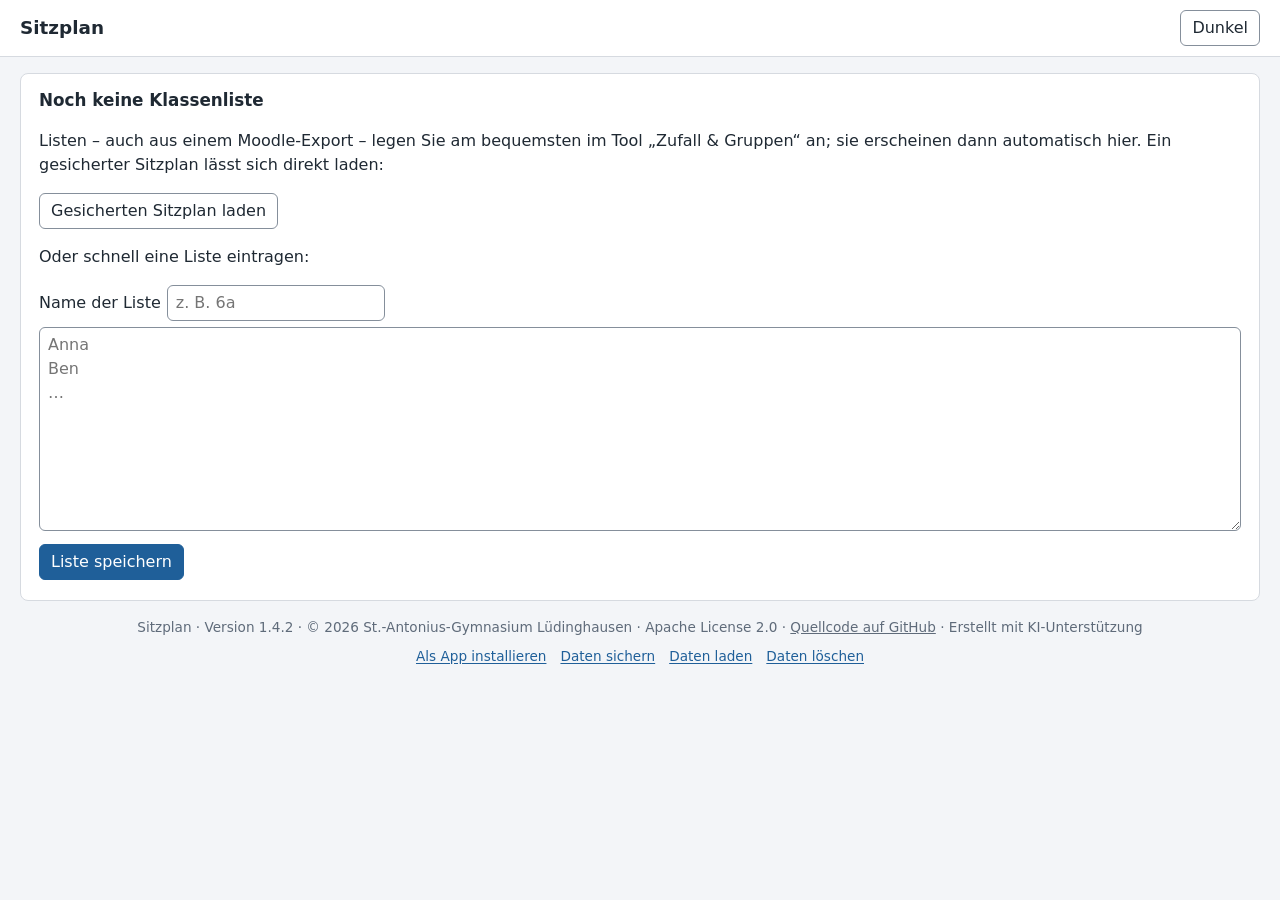
<file: werkzeuge/sitzplan/index.html>
<!DOCTYPE html>
<!-- SPDX-License-Identifier: Apache-2.0 · © 2026 St.-Antonius-Gymnasium Lüdinghausen -->
<html lang="de">
<head>
<meta charset="UTF-8">
<!-- pwa --><script src="pwa.js?v=3b36701708" data-tool="sitzplan" data-name="Sitzplan" data-daten="ja" data-schluessel=""></script><!-- /pwa -->
<meta name="viewport" content="width=device-width, initial-scale=1.0">
<link rel="icon" href="icons/icon.svg" type="image/svg+xml">
<meta name="robots" content="noindex">
<title>Sitzplan</title>
<style>
:root{--auf-akzent:#fff;--hinter:#f3f5f8;--flaeche:#fff;--text:#1f2933;--dezent:#5f6b7a;--rand:#d6dae0;--rand-feld:#858f9b;--akzent:#1f5f99;--akzent-hell:#e8f0f8;--tisch:#f5ecd9;--tisch-rand:#b89b63}
[data-design="dunkel"]{--auf-akzent:#0e131c;--hinter:#14181d;--flaeche:#1e242b;--text:#e6e9ed;--dezent:#9aa4b1;--rand:#343c46;--rand-feld:#7d8794;--akzent:#5aa0e6;--akzent-hell:#243447;--tisch:#3a3326;--tisch-rand:#8a7650}
*{box-sizing:border-box}
body{margin:0;font-family:system-ui,-apple-system,"Segoe UI",Roboto,Arial,sans-serif;background:var(--hinter);color:var(--text);line-height:1.5}
header{background:var(--flaeche);border-bottom:1px solid var(--rand)}
.kopf{max-width:1400px;margin:0 auto;padding:10px 20px;display:flex;gap:10px;align-items:center}
.kopf h1{font-size:1.15rem;margin:0;flex:1}
.kopf a{color:var(--akzent);text-decoration:none;font-size:.9rem}
main{max-width:1400px;margin:16px auto;padding:0 20px;display:grid;gap:16px;grid-template-columns:minmax(0,1fr)}
section{background:var(--flaeche);border:1px solid var(--rand);border-radius:8px;padding:14px 18px}
h2{font-size:1.05rem;margin:0 0 8px}
button,select,input,textarea{font:inherit;color:var(--text)}
button{padding:5px 11px;border:1px solid var(--rand-feld);background:var(--flaeche);border-radius:6px;cursor:pointer}
button:hover{background:var(--akzent-hell)}
button:disabled{opacity:.5;cursor:default}
button.primaer{background:var(--akzent);border-color:var(--akzent);color:var(--auf-akzent)}
select,input[type=text],textarea{padding:5px 8px;border:1px solid var(--rand-feld);border-radius:6px;background:var(--flaeche)}
textarea{width:100%;resize:vertical}
label{display:inline-flex;gap:6px;align-items:center;max-width:100%;flex-wrap:wrap}
input,select,textarea{max-width:100%}
input[type=checkbox],input[type=radio]{width:18px;height:18px;margin:3px}
input[type=range]{min-height:24px}
a{color:var(--akzent)}
.zeile{display:flex;flex-wrap:wrap;gap:6px;align-items:center;margin:6px 0}
.trenner{width:1px;align-self:stretch;background:var(--rand);margin:0 6px}
.dezent{color:var(--dezent)}.klein{font-size:.88rem}
[hidden]{display:none!important}
.arbeitsflaeche{display:grid;grid-template-columns:230px 1fr;gap:16px;align-items:start}
@media (max-width:820px){.arbeitsflaeche{grid-template-columns:1fr}}
#unplatziert{min-height:120px;border:2px dashed var(--rand);border-radius:8px;padding:8px;display:flex;flex-wrap:wrap;gap:6px;align-content:flex-start}
.name-karte{padding:3px 10px;border-radius:14px;border:1px solid var(--akzent);background:var(--akzent-hell);cursor:grab;touch-action:none;user-select:none}
.gewaehlt{outline:3px solid #e0a100;outline-offset:1px}
button.name-karte,.platz button.name{font:inherit;color:inherit;line-height:inherit}
button.name-karte{padding:3px 10px}
.platz button.name{border:0;background:transparent;font-size:15px}
.platz.frei:focus-visible,.griff:focus-visible,.name-karte:focus-visible,.platz .name:focus-visible{outline:3px solid var(--akzent);outline-offset:1px}
.nur-vorlesen{position:absolute!important;width:1px;height:1px;padding:0;margin:-1px;overflow:hidden;clip:rect(0 0 0 0);white-space:nowrap;border:0}
.konflikt-hinweis{background:#fdecea;border:1px solid #f1a9a0;color:#7a1f16;padding:6px 10px;border-radius:6px;font-size:.88rem;margin:8px 0}
.raum-huelle{position:relative;width:100%;overflow:hidden;border:1px solid var(--rand);border-radius:8px;background:var(--flaeche)}
.raum{position:absolute;left:0;top:0;width:1000px;height:680px;transform-origin:0 0;background-image:radial-gradient(var(--rand) 1px,transparent 1px);background-size:20px 20px}
.tafel{position:absolute;left:300px;width:400px;height:22px;background:#2f5d45;color:#fff;text-align:center;font-size:14px;line-height:22px;border-radius:3px}
.tisch{position:absolute;background:var(--tisch);border:2px solid var(--tisch-rand);border-radius:6px}
.griff{height:18px;display:flex;justify-content:flex-end;background:var(--tisch-rand);cursor:move;touch-action:none;user-select:none}
.griff button{padding:0 6px;border:none;border-radius:0;background:transparent;color:#fff;font-size:12px;line-height:18px}
.griff button:hover{background:rgba(0,0,0,.2)}
.platz{position:absolute;display:flex;align-items:center;justify-content:center;border:1px dashed var(--tisch-rand);font-size:15px;text-align:center;padding:2px;overflow:hidden}
.platz.frei{color:var(--dezent);font-style:italic;font-size:13px;cursor:pointer}
.platz .name{cursor:grab;touch-action:none;user-select:none;padding:2px 6px;border-radius:4px;word-break:break-word}
.platz .name.konflikt{outline:2px solid #c0392b;background:#fdecea;color:#7a1f16}
.pult-text{display:flex;align-items:center;justify-content:center;height:calc(100% - 18px);font-weight:600}
.geist{position:fixed;pointer-events:none;transform:translate(-50%,-50%);padding:4px 12px;border-radius:14px;background:var(--akzent);color:var(--auf-akzent);z-index:50;box-shadow:0 4px 12px rgba(0,0,0,.25)}
footer{max-width:1400px;margin:0 auto 24px;padding:0 20px;color:var(--dezent);font-size:.85rem;text-align:center}
footer a{color:inherit}
#meldung{position:fixed;right:16px;bottom:16px;background:#1f2933;color:#fff;padding:10px 14px;border-radius:6px;max-width:380px;z-index:60}
#druck-titel{display:none}
@media print{
  @page{size:A4 landscape;margin:1cm}
  :root,[data-design="dunkel"]{--hinter:#fff;--flaeche:#fff;--text:#000;--dezent:#555;--rand:#bbb;--akzent:#1f5f99;--akzent-hell:#eef3f9;--tisch:#faf5ea;--tisch-rand:#b89b63}
  header,footer,#s-leer,#s-steuerung,#s-hinweis,.seitenleiste,#meldung,.griff button{display:none!important}
  #druck-titel{display:block;font-size:14pt;font-weight:600;margin:0 0 6pt}
  main{margin:0;padding:0}
  section{border:none;padding:0}
  .arbeitsflaeche{display:block}
  .raum-huelle{border:none}
  .raum{background-image:none}
  .platz.frei{color:transparent}
  .platz .name.konflikt{outline:none;background:none;color:#000}
}
</style>
<style id="quellcode-druck">@media print{a.quellcode::after{content:" (github.com/Schulwerkzeuge/browserwerkzeuge)"}}</style>
<!-- pwa -->
<link rel="manifest" href="manifest.webmanifest">
<link rel="apple-touch-icon" href="icons/apple-touch-icon.png">
<meta name="theme-color" content="#ffffff" media="(prefers-color-scheme: light)">
<meta name="theme-color" content="#14181d" media="(prefers-color-scheme: dark)">
<meta name="mobile-web-app-capable" content="yes">
<meta name="apple-mobile-web-app-capable" content="yes">
<meta name="apple-mobile-web-app-title" content="Sitzplan">
<meta name="apple-mobile-web-app-status-bar-style" content="default">
<!-- /pwa -->
</head>
<body>
<header>
  <div class="kopf">
    <h1>Sitzplan</h1>
    <a id="ruecklink" href="../" hidden>← Übersicht</a>
    <button type="button" id="btn-design">Dunkel</button>
  </div>
</header>

<main>
  <section id="s-leer" hidden>
    <h2>Noch keine Klassenliste</h2>
    <p>Listen – auch aus einem Moodle-Export – legen Sie am bequemsten im Tool „Zufall &amp; Gruppen“ an; sie erscheinen dann automatisch hier. Ein gesicherter Sitzplan lässt sich direkt laden:</p>
    <div class="zeile"><button type="button" id="btn-laden-leer">Gesicherten Sitzplan laden</button></div>
    <p>Oder schnell eine Liste eintragen:</p>
    <div class="zeile"><label>Name der Liste <input type="text" id="l-name" placeholder="z. B. 6a"></label></div>
    <textarea id="l-namen" rows="8" placeholder="Anna&#10;Ben&#10;…"></textarea>
    <div class="zeile"><button type="button" class="primaer" id="l-speichern">Liste speichern</button></div>
  </section>

  <section id="s-steuerung">
    <div class="zeile">
      <label>Lerngruppe <select id="liste-wahl"></select></label>
      <label>Plan <select id="plan-wahl"></select></label>
      <button type="button" id="plan-neu">Neuer Plan</button>
      <button type="button" id="plan-umbenennen">Umbenennen</button>
      <button type="button" id="plan-loeschen">Löschen</button>
      <span class="trenner"></span>
      <button type="button" id="btn-sichern" title="Lerngruppe mit allen Plänen als Datei speichern">Sichern</button>
      <button type="button" id="btn-laden" title="Gesicherte Datei wieder einlesen">Laden</button>
      <label style="margin-left:auto"><input type="checkbox" id="lehrersicht"> Lehrersicht (Tafel unten)</label>
    </div>
    <div class="zeile">
      <span class="dezent klein">Tisch hinzufügen:</span>
      <button type="button" data-tisch="einzel">Einzeltisch</button>
      <button type="button" data-tisch="zweier">Zweiertisch</button>
      <button type="button" data-tisch="vierer">Vierertisch</button>
      <button type="button" data-tisch="sechser">Sechsertisch</button>
      <button type="button" data-tisch="pult">Pult</button>
      <span class="dezent klein" style="margin-left:12px">Vorlage:</span>
      <button type="button" id="vorlage-reihen">Reihen</button>
      <button type="button" id="vorlage-gruppen">Gruppentische</button>
    </div>
    <div class="zeile">
      <button type="button" class="primaer" id="btn-freie">Freie Plätze zufällig füllen</button>
      <button type="button" id="btn-alle">Alle neu verteilen</button>
      <button type="button" id="btn-leeren">Alle Plätze leeren</button>
      <button type="button" id="btn-rueckgaengig" title="Strg+Z">Rückgängig</button>
      <button type="button" id="btn-drucken">Drucken</button>
    </div>
    <input type="file" id="datei" accept=".json,application/json" hidden>
  </section>

  <div id="druck-titel"></div>

  <section class="arbeitsflaeche">
    <div class="seitenleiste">
      <h2>Ohne Platz</h2>
      <p class="dezent klein" id="zaehler"></p>
      <div id="konflikt-hinweis" class="konflikt-hinweis" hidden></div>
      <div id="unplatziert"></div>
      <p class="dezent klein">Namen auf einen Platz ziehen – oder antippen und dann einen Platz antippen. Zum Entfernen zurück in dieses Feld ziehen. Esc hebt die Auswahl auf.</p>
    </div>
    <div id="raum-huelle" class="raum-huelle"><div id="raum" class="raum"></div></div>
  </section>

  <section id="s-hinweis" class="klein dezent">
    Tische am farbigen Balken verschieben; ⟳ dreht, ✕ entfernt einen Tisch. Die Einträge „Wer soll nicht zusammenarbeiten?“ aus dem Tool Zufall &amp; Gruppen gelten für denselben Tisch und direkt benachbarte Plätze (daneben, davor, dahinter). Verstöße werden rot markiert.<br>
    Mit der Tastatur: Namen und Plätze mit Tab ansteuern, die Eingabetaste wählt einen Namen und setzt ihn auf einen freien Platz (oder tauscht mit einem anderen Namen), Entf gibt einen Platz frei; Tische am Balken mit den Pfeiltasten verschieben (mit Umschalt in größeren Schritten).<br>
    <strong>Speichern:</strong> Änderungen werden automatisch in diesem Browser gespeichert. „Sichern“ legt zusätzlich eine Datei an, die sich später oder auf einem anderen Gerät wieder laden lässt.<br>
    <strong>Datenschutz:</strong> Namen und Sitzpläne werden nicht übertragen. Gesicherte Dateien enthalten Namen – bitte nur an einem geschützten Ort ablegen, z. B. in der eigenen Nextcloud.
  </section>
</main>

<footer>
  Sitzplan · Version 1.4.2 · © 2026 St.-Antonius-Gymnasium Lüdinghausen · Apache License 2.0 · <a class="quellcode" href="https://github.com/Schulwerkzeuge/browserwerkzeuge" target="_blank" rel="noopener">Quellcode auf GitHub</a> · Erstellt mit KI-Unterstützung<!-- rechtliches --><!-- /rechtliches -->
</footer>

<div id="meldung" role="status" hidden></div>

<script>
"use strict";
// SPDX-License-Identifier: Apache-2.0

const SPEICHER = "browserwerkzeuge-klassenlisten";   // gemeinsam mit „Zufall & Gruppen“
const DESIGN = "browserwerkzeuge-theme";
const ANSICHT = "browserwerkzeuge-sitzplan-lehrersicht";
const RAUM_B = 1000, RAUM_H = 680, RASTER = 10;
const SITZ_B = 110, SITZ_H = 52, GRIFF = 18;
const NACHBAR = 150;       // maximaler Abstand der Platzmitten, ab dem Plätze als benachbart gelten
const MAX_SCHRITTE = 30;   // Tiefe von „Rückgängig“
const TYPEN = {
  einzel:  { drehbar: false, raster: () => [1, 1] },
  zweier:  { drehbar: true,  raster: d => (d ? [1, 2] : [2, 1]) },
  vierer:  { drehbar: false, raster: () => [2, 2] },
  sechser: { drehbar: true,  raster: d => (d ? [2, 3] : [3, 2]) },
  pult:    { drehbar: true,  raster: () => [0, 0] }
};
const $ = id => document.getElementById(id);
// Der Browserspeicher kann gesperrt sein (z. B. Safari „Alle Cookies blockieren“) – dann ohne Speicher weiterarbeiten
const speicher = {
  lies(k) { try { return localStorage.getItem(k); } catch (e) { return null; } },
  schreib(k, v) { try { localStorage.setItem(k, v); return true; } catch (e) { return false; } }
};

// Liest den gemeinsamen Listenspeicher; jede Liste läuft durch pruefeListe (auch Einträge aus „Zufall & Gruppen“)
const VERBOTENE_NAMEN = new Set(["__proto__", "constructor", "prototype"]);
function liesSpeicher() {
  try {
    const d = JSON.parse(speicher.lies(SPEICHER));
    if (d && d.listen && typeof d.listen === "object" && !Array.isArray(d.listen)) {
      const listen = {};
      for (const [name, l] of Object.entries(d.listen)) {
        const n = String(name).trim();
        let geprueft = null;
        try { geprueft = pruefeListe(l); } catch (e) { /* einzelne unbrauchbare Liste überspringen */ }
        if (n && !VERBOTENE_NAMEN.has(n) && geprueft) listen[n] = geprueft;
      }
      return { version: 1, ...d, aktiv: typeof d.aktiv === "string" ? d.aktiv : "", listen };
    }
  } catch (e) { /* beschädigte Daten ignorieren */ }
  return { version: 1, listen: {}, aktiv: "" };
}
// Klassenlisten zurückschreiben. Ist der vorhandene Eintrag unlesbar (beschädigt oder aus einer
// unbekannten Fassung), wird er vorher unter eigenem Namen aufbewahrt statt überschrieben.
function schreibeSpeicher(d) {
  const roh = speicher.lies(SPEICHER);
  if (roh !== null) {
    let lesbar = true;
    try { const alt = JSON.parse(roh); lesbar = !!(alt && typeof alt.listen === "object"); } catch (e) { lesbar = false; }
    if (!lesbar && !speicher.schreib(SPEICHER + "-unlesbar-" + Date.now(), roh)) return false;
  }
  return speicher.schreib(SPEICHER, JSON.stringify(d));
}


function zufallInt(max) {
  const grenze = Math.floor(0x100000000 / max) * max;
  const wert = new Uint32Array(1);
  do { crypto.getRandomValues(wert); } while (wert[0] >= grenze);
  return wert[0] % max;
}

function mische(liste) {
  const a = liste.slice();
  for (let i = a.length - 1; i > 0; i--) {
    const j = zufallInt(i + 1);
    [a[i], a[j]] = [a[j], a[i]];
  }
  return a;
}

function klemme(wert, min, max) { return Math.min(Math.max(wert, min), max); }
function neueId() { return "t" + Date.now().toString(36) + zufallInt(1e6).toString(36); }
function platzAnzahl(typ) { const [s, r] = TYPEN[typ].raster(0); return s * r; }

function masse(tisch) {
  if (tisch.typ === "pult") return tisch.drehung ? { b: 70, h: 160, spalten: 0, reihen: 0 } : { b: 160, h: 70, spalten: 0, reihen: 0 };
  const [spalten, reihen] = TYPEN[tisch.typ].raster(tisch.drehung);
  return { b: spalten * SITZ_B, h: reihen * SITZ_H + GRIFF, spalten, reihen };
}

// Prüft eine Liste aus einer geladenen Datei und bringt sie in eine sichere Form (oder liefert null)
function pruefeListe(l) {
  if (!l || typeof l !== "object" || !Array.isArray(l.namen)) return null;
  const namen = l.namen.filter(n => typeof n === "string" && n.trim());
  const sitzplaene = (Array.isArray(l.sitzplaene) ? l.sitzplaene : [])
    .filter(p => p && Array.isArray(p.tische))
    .map(p => ({
      name: String(p.name || "Plan"),
      tische: p.tische.filter(t => t && Object.hasOwn(TYPEN, t.typ)).map(t => {
        const tisch = { id: String(t.id || neueId()), typ: t.typ, drehung: t.drehung ? 1 : 0, x: 0, y: 0, plaetze: [] };
        const { b, h } = masse(tisch);
        tisch.x = klemme(Number(t.x) || 0, 0, RAUM_B - b);
        tisch.y = klemme(Number(t.y) || 0, 0, RAUM_H - h);
        tisch.plaetze = Array.from({ length: platzAnzahl(t.typ) }, (_, i) =>
          (Array.isArray(t.plaetze) && typeof t.plaetze[i] === "string") ? t.plaetze[i] : null);
        return tisch;
      })
    }));
  return {
    ...l,
    namen,
    nichtZusammen: typeof l.nichtZusammen === "string" ? l.nichtZusammen : "",
    sitzplaene,
    aktiverPlan: Number(l.aktiverPlan) || 0
  };
}

// Mittelpunkte aller Plätze in Schülersicht-Koordinaten
function platzMitten(plan) {
  const mitten = [];
  plan.tische.forEach((t, ti) => {
    if (t.typ === "pult") return;
    const { spalten } = masse(t);
    t.plaetze.forEach((_, i) => {
      const spalte = i % spalten, reihe = Math.floor(i / spalten);
      mitten.push({ ti, i, x: t.x + (spalte + 0.5) * SITZ_B, y: t.y + GRIFF + (reihe + 0.5) * SITZ_H });
    });
  });
  return mitten;
}

// Verbotene Paare, die am selben Tisch oder auf benachbarten Plätzen sitzen
function konflikte(mitten, belegung, verbote) {
  if (!verbote.length) return [];
  const ort = new Map();
  mitten.forEach(p => {
    const name = belegung[p.ti] && belegung[p.ti][p.i];
    if (name) ort.set(name, p);
  });
  return verbote.filter(([a, b]) => {
    const pa = ort.get(a), pb = ort.get(b);
    if (!pa || !pb) return false;
    return pa.ti === pb.ti || Math.hypot(pa.x - pb.x, pa.y - pb.y) <= NACHBAR;
  });
}

const App = {
  daten: { version: 1, listen: {}, aktiv: "" },
  aktiv: "",
  auswahl: null,
  skala: 1,
  lehrersicht: false,
  schritte: [],
  meldungTimer: null,

  init() {
    this.lade();
    this.lehrersicht = speicher.lies(ANSICHT) === "1";
    $("lehrersicht").checked = this.lehrersicht;
    this.initDesign();
    this.binde();
    this.bereinige();
    this.renderAlles();
  },

  // ------------------------------------------------ Speicher

  lade() {
    this.daten = liesSpeicher();
    if (!Object.hasOwn(this.daten.listen, this.aktiv)) {
      this.aktiv = Object.hasOwn(this.daten.listen, this.daten.aktiv) ? this.daten.aktiv : (Object.keys(this.daten.listen)[0] || "");
      this.schritte = [];
    }
  },

  schreibe(d) {
    if (!schreibeSpeicher(d)) this.meldung("Speichern im Browser ist nicht möglich.");
    this.daten = d;
  },

  // Schreibt nur die Sitzpläne der aktuellen Liste in den frisch gelesenen Speicher.
  speichere() {
    const name = this.aktiv, meine = this.daten.listen[name];
    if (!meine) return;
    const d = liesSpeicher();
    if (!d.listen[name]) {
      this.meldung("Diese Liste wurde inzwischen in einem anderen Fenster gelöscht.");
      this.daten = d;
      this.aktiv = Object.keys(d.listen)[0] || "";
      this.schritte = [];
      this.renderAlles();
      return;
    }
    d.listen[name] = { ...d.listen[name], sitzplaene: meine.sitzplaene, aktiverPlan: meine.aktiverPlan };
    d.aktiv = name;
    this.schreibe(d);
  },

  liste() { return this.daten.listen[this.aktiv] || null; },

  plan() {
    const liste = this.liste();
    if (!liste) return null;
    if (!Array.isArray(liste.sitzplaene) || !liste.sitzplaene.length) {
      liste.sitzplaene = [{ name: "Standard", tische: [] }];
      liste.aktiverPlan = 0;
    }
    if (!(liste.aktiverPlan >= 0 && liste.aktiverPlan < liste.sitzplaene.length)) liste.aktiverPlan = 0;
    return liste.sitzplaene[liste.aktiverPlan];
  },

  // Entfernt Namen, die nicht (mehr) in der Liste stehen, und doppelte Belegungen
  bereinige() {
    const liste = this.liste();
    if (!liste || !Array.isArray(liste.sitzplaene)) return;
    const gueltig = new Set(liste.namen);
    let geaendert = false;
    liste.sitzplaene.forEach(plan => {
      const gesehen = new Set();
      plan.tische.forEach(t => {
        t.plaetze = t.plaetze.map(n => {
          if (n && (!gueltig.has(n) || gesehen.has(n))) { geaendert = true; return null; }
          if (n) gesehen.add(n);
          return n;
        });
      });
    });
    if (geaendert) this.speichere();
  },

  verbote() {
    const liste = this.liste();
    if (!liste) return [];
    const nachKlein = new Map(liste.namen.map(n => [n.toLowerCase(), n]));
    const verbote = [];
    (liste.nichtZusammen || "").split(/\r?\n/).forEach(zeile => {
      const namen = zeile.split(/[,;]/).map(s => nachKlein.get(s.trim().toLowerCase())).filter(Boolean);
      for (let i = 0; i < namen.length; i++)
        for (let j = i + 1; j < namen.length; j++) verbote.push([namen[i], namen[j]]);
    });
    return verbote;
  },

  // ------------------------------------------------ Sichern und Laden als Datei

  sichere() {
    const liste = this.liste();
    if (!liste) return;
    this.plan();
    const heute = new Date();
    const datum = `${heute.getFullYear()}-${String(heute.getMonth() + 1).padStart(2, "0")}-${String(heute.getDate()).padStart(2, "0")}`;
    const inhalt = { art: "browserwerkzeuge-klassenlisten", version: 1, gesichert: datum, listen: { [this.aktiv]: liste } };
    const dateiname = `Sitzplan_${this.aktiv}_${datum}.json`.replace(/[^A-Za-z0-9ÄÖÜäöüß_.-]+/g, "-");
    const url = URL.createObjectURL(new Blob([JSON.stringify(inhalt, null, 2)], { type: "application/json" }));
    const a = document.createElement("a");
    a.href = url;
    a.download = dateiname;
    document.body.appendChild(a);
    a.click();
    a.remove();
    setTimeout(() => URL.revokeObjectURL(url), 10000);   // großzügig: Safari/iPad beginnt den Download teils verzögert
    this.meldung("Gesichert. Die Datei enthält Namen – bitte nur an einem geschützten Ort ablegen.");
  },

  // Liest Sicherungen aus dem Sitzplan und aus „Zufall & Gruppen“ (gleiches Format)
  async importiere(datei) {
    let daten;
    try {
      daten = JSON.parse(await datei.text());
    } catch (e) {
      this.meldung("Die Datei konnte nicht gelesen werden.");
      return;
    }
    const listen = daten && daten.listen && typeof daten.listen === "object"
      ? Object.entries(daten.listen).map(([n, l]) => [String(n).trim(), pruefeListe(l)]).filter(([n, l]) => n && !VERBOTENE_NAMEN.has(n) && l)
      : [];
    if (!listen.length) { this.meldung("Die Datei enthält keinen gültigen Sitzplan."); return; }

    const d = liesSpeicher();
    const vorhanden = listen.map(([n]) => n).filter(n => d.listen[n]);
    if (vorhanden.length && !confirm(`Diese Lerngruppe(n) gibt es auf diesem Gerät schon: ${vorhanden.join(", ")}.\nDurch die gesicherte Fassung ersetzen? (Das lässt sich nicht rückgängig machen.)`)) return;
    listen.forEach(([n, l]) => { d.listen[n] = l; });
    d.aktiv = listen[0][0];
    this.schreibe(d);
    this.aktiv = listen[0][0];
    this.schritte = [];
    this.auswahl = null;
    this.bereinige();
    this.renderAlles();
    this.meldung(listen.length === 1 ? `„${listen[0][0]}“ wurde geladen.` : `${listen.length} Lerngruppen wurden geladen.`);
  },

  // ------------------------------------------------ Rückgängig

  schnappschuss() {
    const liste = this.liste();
    if (!liste) return null;
    this.plan();
    return JSON.stringify({ sitzplaene: liste.sitzplaene, aktiverPlan: liste.aktiverPlan });
  },

  legeAb(schnappschuss) {
    if (!schnappschuss) return;
    this.schritte.push(schnappschuss);
    if (this.schritte.length > MAX_SCHRITTE) this.schritte.shift();
    $("btn-rueckgaengig").disabled = false;
  },

  merke() { this.legeAb(this.schnappschuss()); },

  rueckgaengig() {
    const liste = this.liste();
    const schnappschuss = this.schritte.pop();
    $("btn-rueckgaengig").disabled = !this.schritte.length;
    if (!liste || !schnappschuss) return;
    const alt = JSON.parse(schnappschuss);
    liste.sitzplaene = alt.sitzplaene;
    liste.aktiverPlan = alt.aktiverPlan;
    this.auswahl = null;
    this.bereinige();
    this.speichere();
    this.renderAlles();
  },

  // ------------------------------------------------ Ereignisse

  binde() {
    $("liste-wahl").addEventListener("change", e => {
      this.aktiv = e.target.value;
      this.auswahl = null;
      this.schritte = [];
      const d = liesSpeicher();
      d.aktiv = this.aktiv;
      this.schreibe(d);
      this.bereinige();
      this.renderAlles();
    });
    $("plan-wahl").addEventListener("change", e => {
      this.merke();
      this.liste().aktiverPlan = Number(e.target.value);
      this.auswahl = null;
      this.speichere();
      this.renderAlles();
    });
    $("plan-neu").addEventListener("click", () => this.neuerPlan());
    $("plan-umbenennen").addEventListener("click", () => this.planUmbenennen());
    $("plan-loeschen").addEventListener("click", () => this.planLoeschen());
    $("btn-sichern").addEventListener("click", () => this.sichere());
    $("btn-laden").addEventListener("click", () => $("datei").click());
    $("btn-laden-leer").addEventListener("click", () => $("datei").click());
    $("datei").addEventListener("change", e => {
      const datei = e.target.files[0];
      e.target.value = "";
      if (datei) this.importiere(datei);
    });
    $("lehrersicht").addEventListener("change", e => {
      this.lehrersicht = e.target.checked;
      speicher.schreib(ANSICHT, this.lehrersicht ? "1" : "0");
      this.renderRaum();
      this.renderDruckTitel();
    });
    document.querySelectorAll("[data-tisch]").forEach(b =>
      b.addEventListener("click", () => this.neuerTisch(b.dataset.tisch)));
    $("vorlage-reihen").addEventListener("click", () => this.vorlage("reihen"));
    $("vorlage-gruppen").addEventListener("click", () => this.vorlage("gruppen"));
    $("btn-freie").addEventListener("click", () => this.verteilen(false));
    $("btn-alle").addEventListener("click", () => this.verteilen(true));
    $("btn-leeren").addEventListener("click", () => this.leeren());
    $("btn-rueckgaengig").addEventListener("click", () => this.rueckgaengig());
    $("btn-drucken").addEventListener("click", () => window.print());
    $("l-speichern").addEventListener("click", () => this.schnellListe());

    $("unplatziert").addEventListener("click", e => {
      if (!e.target.closest(".name-karte") && this.auswahl && this.auswahl.art === "platz") this.entferne(this.auswahl);
    });
    document.addEventListener("keydown", e => {
      const imFeld = ["INPUT", "TEXTAREA", "SELECT"].includes(e.target.tagName);
      if (e.key === "Escape" && this.auswahl) {
        this.auswahl = null;
        this.renderRaum();
        this.renderUnplatziert();
      } else if ((e.ctrlKey || e.metaKey) && !e.shiftKey && e.key.toLowerCase() === "z" && !imFeld) {
        e.preventDefault();
        this.rueckgaengig();
      }
    });

    window.addEventListener("resize", () => this.passeSkalaAn());
    window.addEventListener("beforeprint", () => { this.renderDruckTitel(); this.passeSkalaAn(1); });
    window.addEventListener("afterprint", () => this.passeSkalaAn());
    window.addEventListener("storage", e => {
      if (e.key !== SPEICHER) return;
      this.lade();
      this.bereinige();
      this.renderAlles();
    });

    $("btn-design").addEventListener("click", () => {
      const neu = document.documentElement.dataset.design === "dunkel" ? "hell" : "dunkel";
      this.setzeDesign(neu);
      speicher.schreib(DESIGN, neu === "dunkel" ? "dark" : "light");
    });
  },

  initDesign() {
    const gespeichert = speicher.lies(DESIGN);
    const dunkel = gespeichert ? gespeichert === "dark" : matchMedia("(prefers-color-scheme: dark)").matches;
    this.setzeDesign(dunkel ? "dunkel" : "hell");
  },

  setzeDesign(design) {
    document.documentElement.dataset.design = design;
    $("btn-design").textContent = design === "dunkel" ? "Hell" : "Dunkel";
  },

  meldung(text) {
    const m = $("meldung");
    m.textContent = text;
    m.hidden = false;
    clearTimeout(this.meldungTimer);
    this.meldungTimer = setTimeout(() => { m.hidden = true; }, 5000);
  },

  // ------------------------------------------------ Darstellung

  renderAlles() {
    const hatListen = Object.keys(this.daten.listen).length > 0;
    $("s-leer").hidden = hatListen;
    $("s-steuerung").hidden = !hatListen;
    document.querySelector(".arbeitsflaeche").hidden = !hatListen;
    $("s-hinweis").hidden = !hatListen;
    $("btn-rueckgaengig").disabled = !this.schritte.length;
    if (!hatListen) return;
    this.renderAuswahllisten();
    this.passeSkalaAn();
    this.renderRaum();
    this.renderUnplatziert();
    this.renderDruckTitel();
  },

  renderAuswahllisten() {
    const listenWahl = $("liste-wahl");
    listenWahl.innerHTML = "";
    Object.keys(this.daten.listen).sort((a, b) => a.localeCompare(b, "de", { numeric: true }))
      .forEach(n => listenWahl.add(new Option(n, n)));
    listenWahl.value = this.aktiv;

    const liste = this.liste();
    this.plan();
    const planWahl = $("plan-wahl");
    planWahl.innerHTML = "";
    liste.sitzplaene.forEach((p, i) => planWahl.add(new Option(p.name, String(i))));
    planWahl.value = String(liste.aktiverPlan);
    $("plan-loeschen").disabled = liste.sitzplaene.length < 2;
  },

  renderDruckTitel() {
    const plan = this.plan();
    if (!plan) return;
    $("druck-titel").textContent = `Sitzplan ${this.aktiv} – ${plan.name}${this.lehrersicht ? " (Lehrersicht)" : ""} · Stand: ${new Date().toLocaleDateString("de-DE")}`;
  },

  passeSkalaAn(fest) {
    const huelle = $("raum-huelle");
    this.skala = fest || Math.min(1.6, Math.max(0.3, huelle.clientWidth / RAUM_B));
    $("raum").style.transform = `scale(${this.skala})`;
    huelle.style.height = Math.round(RAUM_H * this.skala) + "px";
  },

  // Gespeichert wird immer in Schülersicht (Tafel oben); die Lehrersicht spiegelt nur die Anzeige.
  zuAnsicht(x, y, b, h) {
    return this.lehrersicht ? { x: RAUM_B - x - b, y: RAUM_H - y - h } : { x, y };
  },

  // Name → Liste der Personen, mit denen er entgegen „nicht zusammen“ benachbart sitzt
  konfliktKarte() {
    const plan = this.plan();
    const karte = new Map();
    if (!plan) return karte;
    konflikte(platzMitten(plan), plan.tische.map(t => t.plaetze), this.verbote()).forEach(([a, b]) => {
      if (!karte.has(a)) karte.set(a, []);
      if (!karte.has(b)) karte.set(b, []);
      karte.get(a).push(b);
      karte.get(b).push(a);
    });
    return karte;
  },

  // Kurze Ansage für Screenreader (unsichtbar)
  ansage(text) {
    let a = $("ansage");
    if (!a) { a = document.createElement("div"); a.id = "ansage"; a.className = "nur-vorlesen"; a.setAttribute("aria-live", "polite"); document.body.appendChild(a); }
    a.textContent = "";
    setTimeout(() => { a.textContent = text; }, 30);
  },
  // Beim Neuzeichnen bleibt der Tastaturfokus auf „demselben“ Ding (Name, Platz oder Tisch)
  fokusVorher() {
    const a = document.activeElement;
    return a && a.dataset && a.dataset.fokus && a.closest("#raum, #unplatziert") ? a.dataset.fokus : null;
  },
  fokusNachher(schluessel) {
    if (!schluessel) return;
    const el = document.querySelector(`[data-fokus="${CSS.escape(schluessel)}"]`) || document.querySelector(`[data-fokus2="${CSS.escape(schluessel)}"]`);
    if (el) el.focus({ preventScroll: false });
  },
  tischNummer(t) { return this.plan().tische.filter(x => x.typ !== "pult").indexOf(t) + 1; },
  platzText(t, i) { return t.typ === "pult" ? "Pult" : `Tisch ${this.tischNummer(t)}, Platz ${i + 1}`; },

  renderRaum() {
    const raum = $("raum"), fokus = this.fokusVorher();
    raum.innerHTML = "";
    const tafel = document.createElement("div");
    tafel.className = "tafel";
    tafel.textContent = "Tafel";
    tafel.style.top = this.lehrersicht ? (RAUM_H - 30) + "px" : "8px";
    raum.appendChild(tafel);
    const plan = this.plan();
    if (!plan) return;
    const karte = this.konfliktKarte();
    plan.tische.forEach(t => raum.appendChild(this.baueTisch(t, karte)));
    this.fokusNachher(fokus);
  },

  baueTisch(t, karte) {
    const { b, h, spalten, reihen } = masse(t);
    const pos = this.zuAnsicht(t.x, t.y, b, h);
    const el = document.createElement("div");
    el.className = "tisch";
    Object.assign(el.style, { left: pos.x + "px", top: pos.y + "px", width: b + "px", height: h + "px" });

    const griff = document.createElement("div");
    griff.className = "griff";
    // Tastatur: Balken fokussieren, mit den Pfeiltasten verschieben (mit Umschalt in größeren Schritten)
    const tischName = t.typ === "pult" ? "Pult" : `Tisch ${this.tischNummer(t)}`;
    griff.tabIndex = 0;
    griff.dataset.fokus = "tisch:" + t.id;
    griff.setAttribute("role", "button");
    griff.setAttribute("aria-label", `${tischName} verschieben – Pfeiltasten, mit Umschalt größere Schritte`);
    griff.addEventListener("keydown", e => this.tischTaste(e, t));
    if (TYPEN[t.typ].drehbar) {
      const drehen = document.createElement("button");
      drehen.type = "button";
      drehen.title = "Drehen";
      drehen.setAttribute("aria-label", tischName + " drehen");
      drehen.textContent = "⟳";
      drehen.addEventListener("click", () => this.drehe(t));
      griff.appendChild(drehen);
    }
    const weg = document.createElement("button");
    weg.type = "button";
    weg.title = "Tisch entfernen";
    weg.setAttribute("aria-label", tischName + " entfernen");
    weg.textContent = "✕";
    weg.addEventListener("click", () => this.entferneTisch(t));
    griff.appendChild(weg);
    griff.addEventListener("pointerdown", e => this.starteTischZiehen(e, t, el));
    el.appendChild(griff);

    if (t.typ === "pult") {
      const text = document.createElement("div");
      text.className = "pult-text";
      text.textContent = "Pult";
      el.appendChild(text);
      return el;
    }

    t.plaetze.forEach((name, i) => {
      let spalte = i % spalten, reihe = Math.floor(i / spalten);
      if (this.lehrersicht) { spalte = spalten - 1 - spalte; reihe = reihen - 1 - reihe; }
      const platz = document.createElement("div");
      platz.className = "platz";
      platz.dataset.tisch = t.id;
      platz.dataset.index = String(i);
      Object.assign(platz.style, {
        left: spalte * SITZ_B + "px", top: GRIFF + reihe * SITZ_H + "px",
        width: SITZ_B + "px", height: SITZ_H + "px"
      });
      if (name) {
        const schild = document.createElement("button");
        schild.type = "button";
        schild.className = "name";
        const gewaehlt = !!(this.auswahl && this.auswahl.name === name);
        if (gewaehlt) schild.classList.add("gewaehlt");
        schild.setAttribute("aria-pressed", gewaehlt ? "true" : "false");
        let hinweis = "";
        if (karte.has(name)) {
          schild.classList.add("konflikt");
          schild.title = `Sollte nicht neben ${karte.get(name).join(", ")} sitzen`;
          hinweis = ", " + schild.title;
        }
        schild.textContent = name;
        schild.setAttribute("aria-label", `${name}, ${this.platzText(t, i)}${hinweis}`);
        schild.dataset.fokus = "name:" + name;
        schild.dataset.fokus2 = `platz:${t.id}:${i}`;
        const quelle = { art: "platz", tischId: t.id, index: i, name };
        schild.addEventListener("pointerdown", e => this.starteNamenZiehen(e, quelle));
        schild.addEventListener("click", e => { if (e.detail === 0) this.waehleAus(quelle); });   // Tastatur (Maus: siehe pointerdown)
        schild.addEventListener("keydown", e => {
          if (e.key === "Delete" || e.key === "Backspace") { e.preventDefault(); this.entferne(quelle); this.ansage(`${name} hat jetzt keinen Platz.`); }
        });
        platz.appendChild(schild);
      } else {
        platz.classList.add("frei");
        platz.textContent = "frei";
        platz.tabIndex = 0;
        platz.setAttribute("role", "button");
        platz.setAttribute("aria-label", `${this.platzText(t, i)}, frei`);
        platz.dataset.fokus = `platz:${t.id}:${i}`;
        const setzen = () => {
          if (!this.auswahl) { this.ansage("Erst einen Namen wählen, dann den Platz."); return; }
          const name = this.auswahl.name;
          this.setze(this.auswahl, t.id, i);
          this.ansage(`${name} sitzt jetzt an ${this.platzText(t, i)}.`);
        };
        platz.addEventListener("click", setzen);
        platz.addEventListener("keydown", e => { if (e.key === "Enter" || e.key === " ") { e.preventDefault(); setzen(); } });
      }
      el.appendChild(platz);
    });
    return el;
  },

  renderUnplatziert() {
    const ziel = $("unplatziert"), fokus = this.fokusVorher();
    ziel.innerHTML = "";
    const liste = this.liste(), plan = this.plan();
    if (!liste || !plan) return;
    const gesetzt = new Set(plan.tische.flatMap(t => t.plaetze).filter(Boolean));
    const offen = liste.namen.filter(n => !gesetzt.has(n));
    offen.forEach(n => {
      const karte = document.createElement("button");
      karte.type = "button";
      const gewaehlt = !!(this.auswahl && this.auswahl.name === n);
      karte.className = "name-karte" + (gewaehlt ? " gewaehlt" : "");
      karte.setAttribute("aria-pressed", gewaehlt ? "true" : "false");
      karte.setAttribute("aria-label", `${n}, ohne Platz`);
      karte.textContent = n;
      karte.dataset.fokus = "name:" + n;
      karte.addEventListener("pointerdown", e => this.starteNamenZiehen(e, { art: "liste", name: n }));
      karte.addEventListener("click", e => { if (e.detail === 0) this.waehleAus({ art: "liste", name: n }); });   // Tastatur
      ziel.appendChild(karte);
    });
    this.fokusNachher(fokus);
    const frei = plan.tische.reduce((s, t) => s + t.plaetze.filter(p => !p).length, 0);
    $("zaehler").textContent = `${offen.length} ohne Platz · ${frei} freie Plätze`;

    const anzahl = konflikte(platzMitten(plan), plan.tische.map(t => t.plaetze), this.verbote()).length;
    $("konflikt-hinweis").hidden = !anzahl;
    $("konflikt-hinweis").textContent = `${anzahl} Konflikt${anzahl === 1 ? "" : "e"} mit „nicht zusammen“ – rot markiert.`;
  },

  // ------------------------------------------------ Ziehen und Setzen

  starteTischZiehen(e, t, el) {
    if (e.target.closest("button") || (e.button !== undefined && e.button !== 0)) return;
    e.preventDefault();
    const vorher = this.schnappschuss();
    const start = { x: e.clientX, y: e.clientY, tx: t.x, ty: t.y };
    const { b, h } = masse(t);
    const richtung = this.lehrersicht ? -1 : 1;
    const bewegen = ev => {
      const dx = (ev.clientX - start.x) / this.skala * richtung;
      const dy = (ev.clientY - start.y) / this.skala * richtung;
      t.x = klemme(Math.round((start.tx + dx) / RASTER) * RASTER, 0, RAUM_B - b);
      t.y = klemme(Math.round((start.ty + dy) / RASTER) * RASTER, 0, RAUM_H - h);
      const pos = this.zuAnsicht(t.x, t.y, b, h);
      el.style.left = pos.x + "px";
      el.style.top = pos.y + "px";
    };
    const ende = () => {
      window.removeEventListener("pointermove", bewegen);
      window.removeEventListener("pointerup", ende);
      window.removeEventListener("pointercancel", ende);
      if (t.x === start.tx && t.y === start.ty) return;
      this.legeAb(vorher);
      this.speichere();
      this.renderRaum();          // Konfliktmarkierungen aktualisieren
      this.renderUnplatziert();
    };
    window.addEventListener("pointermove", bewegen);
    window.addEventListener("pointerup", ende);
    window.addEventListener("pointercancel", ende);
  },

  tischTaste(e, t) {
    const PFEIL = { ArrowLeft: [-1, 0], ArrowRight: [1, 0], ArrowUp: [0, -1], ArrowDown: [0, 1] };
    if (!PFEIL[e.key]) return;
    e.preventDefault();
    const { b, h } = masse(t), schritt = RASTER * (e.shiftKey ? 5 : 1), richtung = this.lehrersicht ? -1 : 1;
    const x = klemme(t.x + PFEIL[e.key][0] * schritt * richtung, 0, RAUM_B - b), y = klemme(t.y + PFEIL[e.key][1] * schritt * richtung, 0, RAUM_H - h);
    if (x === t.x && y === t.y) { this.ansage("Rand des Raums erreicht."); return; }
    this.merke();
    t.x = x; t.y = y;
    this.speichere();
    this.renderRaum();
    this.renderUnplatziert();
  },

  // Ziehen mit Maus, Stift oder Finger; ohne Bewegung gilt es als Antippen (Auswahl)
  starteNamenZiehen(e, quelle) {
    if (e.button !== undefined && e.button !== 0) return;
    e.preventDefault();
    const start = { x: e.clientX, y: e.clientY };
    let geist = null;
    const bewegen = ev => {
      if (!geist && Math.hypot(ev.clientX - start.x, ev.clientY - start.y) > 6) {
        geist = document.createElement("div");
        geist.className = "geist";
        geist.textContent = quelle.name;
        document.body.appendChild(geist);
      }
      if (geist) { geist.style.left = ev.clientX + "px"; geist.style.top = ev.clientY + "px"; }
    };
    const ende = ev => {
      window.removeEventListener("pointermove", bewegen);
      window.removeEventListener("pointerup", ende);
      window.removeEventListener("pointercancel", ende);
      if (!geist) {
        if (ev.type === "pointerup") this.waehleAus(quelle);
        return;
      }
      geist.remove();
      if (ev.type !== "pointerup") return;
      const ziel = document.elementFromPoint(ev.clientX, ev.clientY);
      const platz = ziel && ziel.closest(".platz");
      if (platz) this.setze(quelle, platz.dataset.tisch, Number(platz.dataset.index));
      else if (ziel && ziel.closest("#unplatziert") && quelle.art === "platz") this.entferne(quelle);
    };
    window.addEventListener("pointermove", bewegen);
    window.addEventListener("pointerup", ende);
    window.addEventListener("pointercancel", ende);
  },

  waehleAus(quelle) {
    const bisher = this.auswahl;
    if (bisher && bisher.name === quelle.name) {
      this.auswahl = null;
      this.ansage("Auswahl aufgehoben.");
    } else if (bisher && quelle.art === "platz") {
      this.setze(bisher, quelle.tischId, quelle.index);   // tauschen bzw. einsetzen
      this.ansage(`${bisher.name} und ${quelle.name} haben die Plätze getauscht.`);
      return;
    } else {
      this.auswahl = quelle;
      this.ansage(`${quelle.name} gewählt. Jetzt einen freien Platz oder einen anderen Namen zum Tauschen wählen, Entfernen gibt den Platz frei, Escape bricht ab.`);
    }
    this.renderRaum();
    this.renderUnplatziert();
  },

  setze(quelle, tischId, index) {
    const plan = this.plan();
    const ziel = plan.tische.find(t => t.id === tischId);
    if (!ziel || index >= ziel.plaetze.length) return;
    const herkunft = quelle.art === "platz" ? plan.tische.find(t => t.id === quelle.tischId) : null;
    if (quelle.art === "platz" && (!herkunft || (herkunft === ziel && quelle.index === index))) {
      this.auswahl = null;
      this.renderRaum();
      this.renderUnplatziert();
      return;
    }
    this.merke();
    const bisher = ziel.plaetze[index];
    if (herkunft) {
      herkunft.plaetze[quelle.index] = bisher;   // Tausch; bei freiem Ziel wird der Herkunftsplatz frei
    } else {
      plan.tische.forEach(t => { t.plaetze = t.plaetze.map(n => (n === quelle.name ? null : n)); });
    }
    ziel.plaetze[index] = quelle.name;
    this.auswahl = null;
    this.speichere();
    this.renderRaum();
    this.renderUnplatziert();
  },

  entferne(quelle) {
    const t = this.plan().tische.find(x => x.id === quelle.tischId);
    if (!t) return;
    this.merke();
    t.plaetze[quelle.index] = null;
    this.auswahl = null;
    this.speichere();
    this.renderRaum();
    this.renderUnplatziert();
  },

  // ------------------------------------------------ Tische

  freiePosition(plan, b, h) {
    const belegt = plan.tische.map(t => ({ ...masse(t), x: t.x, y: t.y }));
    for (let y = 40; y + h <= RAUM_H; y += 20) {
      for (let x = 20; x + b <= RAUM_B; x += 20) {
        const frei = belegt.every(r => x + b + 10 <= r.x || r.x + r.b + 10 <= x || y + h + 10 <= r.y || r.y + r.h + 10 <= y);
        if (frei) return { x, y };
      }
    }
    return { x: 20, y: 40 };
  },

  neuerTisch(typ) {
    const plan = this.plan();
    if (!plan) return;
    this.merke();
    const t = { id: neueId(), typ, drehung: 0, x: 0, y: 0, plaetze: Array(platzAnzahl(typ)).fill(null) };
    const { b, h } = masse(t);
    Object.assign(t, this.freiePosition(plan, b, h));
    plan.tische.push(t);
    this.speichere();
    this.renderRaum();
    this.renderUnplatziert();
  },

  drehe(t) {
    this.merke();
    t.drehung = t.drehung ? 0 : 1;
    const { b, h } = masse(t);
    t.x = klemme(t.x, 0, RAUM_B - b);
    t.y = klemme(t.y, 0, RAUM_H - h);
    this.speichere();
    this.renderRaum();
    this.renderUnplatziert();
  },

  entferneTisch(t) {
    if (t.plaetze.some(Boolean) && !confirm("Tisch entfernen? Die Schülerinnen und Schüler kommen zurück in die Liste „Ohne Platz“.")) return;
    this.merke();
    const plan = this.plan();
    plan.tische = plan.tische.filter(x => x.id !== t.id);
    this.auswahl = null;
    this.speichere();
    this.renderRaum();
    this.renderUnplatziert();
  },

  vorlage(art) {
    const liste = this.liste(), plan = this.plan();
    if (!plan) return;
    if (plan.tische.length && !confirm("Die Tischanordnung dieses Plans wird ersetzt. Fortfahren? (Rückgängig ist möglich.)")) return;
    this.merke();
    const typ = art === "reihen" ? "zweier" : "vierer";
    const proTisch = platzAnzahl(typ);
    const anzahl = Math.max(1, Math.ceil(liste.namen.length / proTisch));
    const { b, h } = masse({ typ, drehung: 0 });
    const abstandX = art === "reihen" ? 30 : 70;
    const abstandY = art === "reihen" ? 30 : 50;
    const startY = 130;
    let proReihe = 3, passt = false;
    for (let p = 3; p <= 5; p++) {
      if (p * b + (p - 1) * abstandX > RAUM_B - 20) break;
      proReihe = p;
      if (startY + Math.ceil(anzahl / p) * (h + abstandY) <= RAUM_H) { passt = true; break; }
    }
    const breite = proReihe * b + (proReihe - 1) * abstandX;
    const startX = Math.round((RAUM_B - breite) / 2 / RASTER) * RASTER;
    plan.tische = [{ id: neueId(), typ: "pult", drehung: 0, x: RAUM_B - 190, y: 45, plaetze: [] }];
    for (let i = 0; i < anzahl; i++) {
      const spalte = i % proReihe, reihe = Math.floor(i / proReihe);
      plan.tische.push({
        id: neueId(), typ, drehung: 0,
        x: startX + spalte * (b + abstandX),
        y: klemme(startY + reihe * (h + abstandY), 0, RAUM_H - h),
        plaetze: Array(proTisch).fill(null)
      });
    }
    if (!passt) this.meldung("Der Raum ist knapp – einige Tische überlappen. Bitte von Hand nachrücken.");
    this.auswahl = null;
    this.speichere();
    this.renderRaum();
    this.renderUnplatziert();
  },

  // ------------------------------------------------ Verteilen

  verteilen(alle) {
    const liste = this.liste(), plan = this.plan();
    if (!plan) return;
    const belegt = plan.tische.some(t => t.plaetze.some(Boolean));
    if (alle && belegt && !confirm("Alle Plätze neu verteilen? (Rückgängig ist möglich.)")) return;

    const vorher = this.schnappschuss();
    const basis = plan.tische.map(t => (alle ? t.plaetze.map(() => null) : t.plaetze.slice()));
    const freiePlaetze = [];
    basis.forEach((plaetze, ti) => plaetze.forEach((n, i) => { if (!n) freiePlaetze.push([ti, i]); }));
    const gesetzt = new Set(basis.flat().filter(Boolean));
    const offen = liste.namen.filter(n => !gesetzt.has(n));
    if (!offen.length) { this.meldung("Alle haben bereits einen Platz."); return; }
    if (!freiePlaetze.length) { this.meldung("Es gibt keine freien Plätze – bitte Tische hinzufügen."); return; }

    const verbote = this.verbote();
    const mitten = platzMitten(plan);
    let beste = null, besteFehler = Infinity;
    for (let versuch = 0; versuch < 500 && besteFehler > 0; versuch++) {
      const belegung = basis.map(p => p.slice());
      mische(offen).slice(0, freiePlaetze.length).forEach((n, k) => {
        const [ti, i] = freiePlaetze[k];
        belegung[ti][i] = n;
      });
      const fehler = konflikte(mitten, belegung, verbote).length;
      if (fehler < besteFehler) { beste = belegung; besteFehler = fehler; }
    }
    this.legeAb(vorher);
    plan.tische.forEach((t, ti) => { t.plaetze = beste[ti]; });
    this.auswahl = null;
    this.speichere();
    this.renderRaum();
    this.renderUnplatziert();

    const hinweise = [];
    if (offen.length > freiePlaetze.length) hinweise.push(`${offen.length - freiePlaetze.length} Person(en) haben keinen Platz – es fehlen Tische.`);
    if (besteFehler > 0) hinweise.push(`Die Wünsche „nicht zusammen“ ließen sich nicht ganz erfüllen (${besteFehler} Konflikt${besteFehler > 1 ? "e" : ""}, rot markiert).`);
    this.meldung(hinweise.length ? hinweise.join(" ") : "Plätze wurden zufällig verteilt.");
  },

  leeren() {
    const plan = this.plan();
    if (!plan || !confirm("Alle Plätze dieses Plans leeren? Die Tische bleiben stehen.")) return;
    this.merke();
    plan.tische.forEach(t => { t.plaetze = t.plaetze.map(() => null); });
    this.auswahl = null;
    this.speichere();
    this.renderRaum();
    this.renderUnplatziert();
  },

  // ------------------------------------------------ Pläne und Listen

  neuerPlan() {
    const liste = this.liste();
    if (!liste) return;
    const name = (prompt("Name des neuen Plans (z. B. Klassenarbeit):", `Plan ${liste.sitzplaene.length + 1}`) || "").trim();
    if (!name) return;
    this.merke();
    const vorlage = this.plan();
    liste.sitzplaene.push({
      name,
      tische: vorlage.tische.map(t => ({ ...t, id: neueId(), plaetze: t.plaetze.map(() => null) }))
    });
    liste.aktiverPlan = liste.sitzplaene.length - 1;
    this.auswahl = null;
    this.speichere();
    this.renderAlles();
    this.meldung("Die Tischanordnung wurde übernommen, die Plätze sind leer.");
  },

  planUmbenennen() {
    const plan = this.plan();
    if (!plan) return;
    const name = (prompt("Neuer Name des Plans:", plan.name) || "").trim();
    if (!name || name === plan.name) return;
    this.merke();
    plan.name = name;
    this.speichere();
    this.renderAlles();
  },

  planLoeschen() {
    const liste = this.liste();
    if (!liste || liste.sitzplaene.length < 2) return;
    if (!confirm(`Plan „${this.plan().name}“ löschen? (Rückgängig ist möglich.)`)) return;
    this.merke();
    liste.sitzplaene.splice(liste.aktiverPlan, 1);
    liste.aktiverPlan = 0;
    this.auswahl = null;
    this.speichere();
    this.renderAlles();
  },

  schnellListe() {
    const name = $("l-name").value.trim();
    const namen = [...new Set($("l-namen").value.split(/\r?\n/).map(s => s.trim()).filter(Boolean))];
    if (!name || !namen.length) { this.meldung("Bitte einen Namen für die Liste und mindestens einen Schülernamen eingeben."); return; }
    const d = liesSpeicher();
    if (d.listen[name] && !confirm(`Eine Liste „${name}“ gibt es schon. Überschreiben?`)) return;
    d.listen[name] = { namen, nichtZusammen: "", sitzplaene: [{ name: "Standard", tische: [] }], aktiverPlan: 0 };
    d.aktiv = name;
    this.schreibe(d);
    this.aktiv = name;
    this.schritte = [];
    this.renderAlles();
  }
};

document.addEventListener("DOMContentLoaded", () => App.init());
</script>
</body>
</html>
</file>
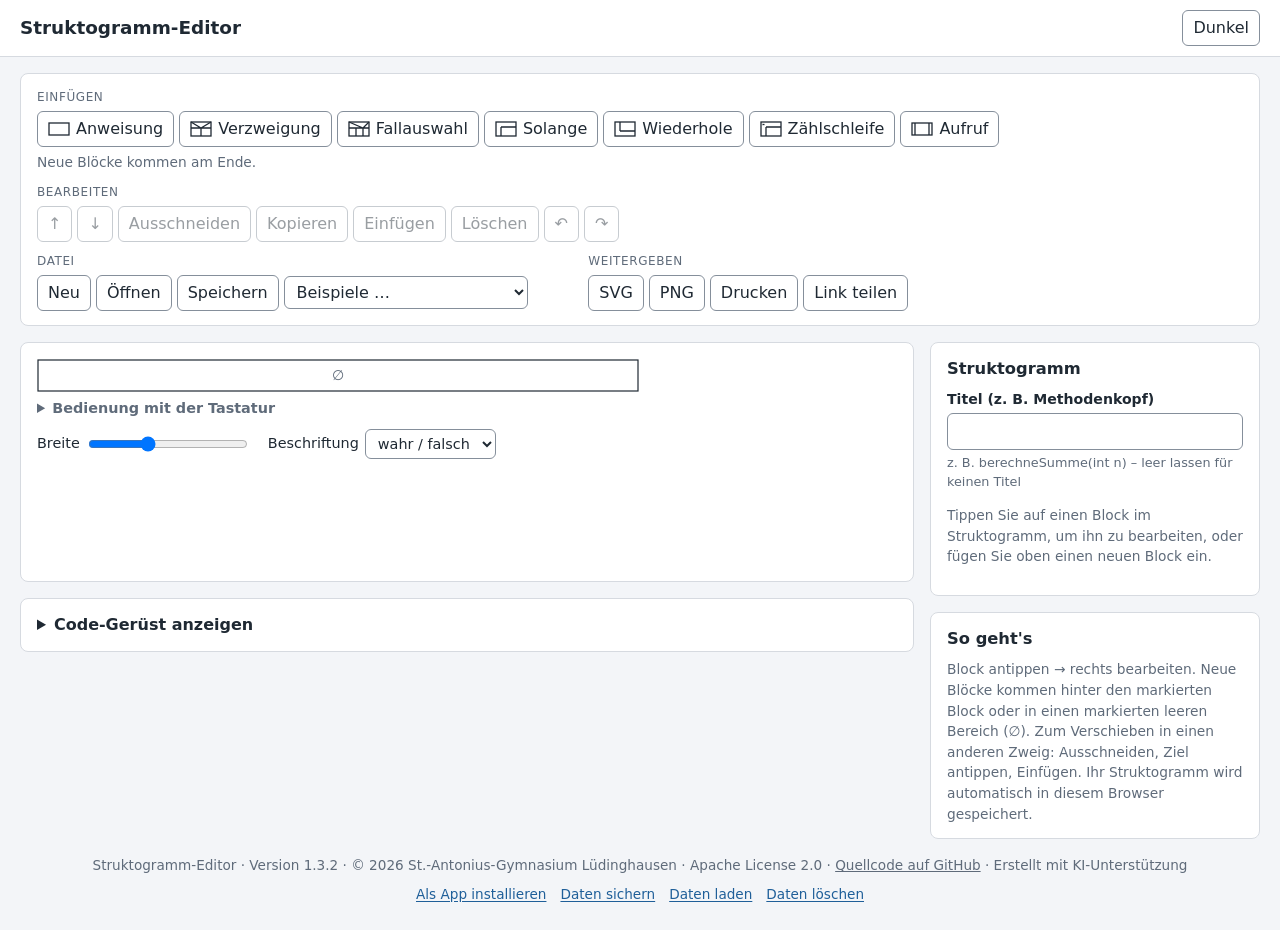
<file: werkzeuge/struktogramm/index.html>
<!DOCTYPE html>
<!-- Struktogramm-Editor · Version 1.3.2 · SPDX-License-Identifier: Apache-2.0 · © 2026 St.-Antonius-Gymnasium Lüdinghausen -->
<html lang="de">
<head>
<meta charset="UTF-8">
<!-- pwa --><script src="pwa.js?v=5b8c89d717" data-tool="struktogramm" data-name="Struktogramm-Editor" data-daten="ja" data-schluessel="browserwerkzeuge-struktogramm"></script><!-- /pwa -->
<meta name="viewport" content="width=device-width, initial-scale=1.0">
<title>Struktogramm-Editor</title>
<link rel="icon" href="icons/icon.svg" type="image/svg+xml">
<style>
/* Grundlayout der Diagramm-Tools */
:root{--auf-akzent:#fff;--hinter:#f3f5f8;--flaeche:#fff;--text:#1f2933;--dezent:#5f6b7a;--rand:#d6dae0;--rand-feld:#858f9b;--akzent:#1f5f99;--akzent-hell:#e8f0f8;--linie:#1f2933;--gut:#15803d;--gut-hell:#dcfce7;--schlecht:#b91c1c;--schlecht-hell:#fee2e2;--warn:#b45309}
[data-design="dunkel"]{--auf-akzent:#0e131c;--hinter:#14181d;--flaeche:#1e242b;--text:#e6e9ed;--dezent:#9aa4b1;--rand:#343c46;--rand-feld:#7d8794;--akzent:#5aa0e6;--akzent-hell:#243447;--linie:#cfd5dc;--gut:#4ade80;--gut-hell:#14361f;--schlecht:#f87171;--schlecht-hell:#3b1717;--warn:#f59e0b}
*{box-sizing:border-box}
body{margin:0;font-family:system-ui,-apple-system,"Segoe UI",Roboto,Arial,sans-serif;background:var(--hinter);color:var(--text);line-height:1.5}
header{background:var(--flaeche);border-bottom:1px solid var(--rand)}
.kopf{max-width:1320px;margin:0 auto;padding:10px 20px;display:flex;gap:10px;align-items:center}
.kopf h1{font-size:1.15rem;margin:0;flex:1}
.kopf a{color:var(--akzent);text-decoration:none;font-size:.9rem}
main{max-width:1320px;margin:16px auto;padding:0 20px;display:grid;gap:16px;grid-template-columns:minmax(0,1fr) 330px;align-items:start}
section{background:var(--flaeche);border:1px solid var(--rand);border-radius:8px;padding:14px 16px}
h2{font-size:1.02rem;margin:0 0 8px}
button,select,input,textarea{font:inherit;color:var(--text)}
button{padding:5px 10px;border:1px solid var(--rand-feld);background:var(--flaeche);border-radius:6px;cursor:pointer;white-space:nowrap}
button:hover:not(:disabled){background:var(--akzent-hell)}
button:disabled{opacity:.45;cursor:default}
button.primaer,button.aktiv,button.primaer:hover:not(:disabled),button.aktiv:hover:not(:disabled){background:var(--akzent);border-color:var(--akzent);color:var(--auf-akzent)}
button.primaer:hover:not(:disabled),button.aktiv:hover:not(:disabled){filter:brightness(1.12)}
aside button{white-space:normal;text-align:left}
select{padding:5px 8px;border:1px solid var(--rand-feld);border-radius:6px;background:var(--flaeche)}
[hidden]{display:none!important}
.dezent{color:var(--dezent)}.klein{font-size:.86rem}
.werkzeuge{grid-column:1/-1;display:flex;flex-wrap:wrap;gap:10px 18px;align-items:flex-start}
.gruppe{display:flex;flex-wrap:wrap;gap:5px;align-items:center}
.gruppe>.titel{width:100%;font-size:.75rem;text-transform:uppercase;letter-spacing:.05em;color:var(--dezent)}
.spalte{display:grid;gap:16px;min-width:0}
aside{display:grid;gap:16px;position:sticky;top:12px}
.feld{display:grid;gap:3px;margin:8px 0}
.feld label{font-size:.88rem;font-weight:600}
.feld input,.feld textarea,.feld select{width:100%;padding:6px 8px;border:1px solid var(--rand-feld);border-radius:6px;background:var(--flaeche);font-family:ui-monospace,SFMono-Regular,Consolas,"Liberation Mono",monospace;font-size:.95rem}
.feld select{font-family:inherit}
.feld input:focus,.feld textarea:focus{outline:none;border-color:var(--akzent)}
.feld small{font-size:.8rem}
.haken{display:inline-flex;gap:6px;align-items:center;margin:4px 12px 4px 0;font-size:.92rem}
.zeile{display:flex;flex-wrap:wrap;gap:6px;align-items:center;margin:8px 0}
details summary{cursor:pointer;font-weight:600}
pre.code{margin:0;padding:10px 12px;background:var(--hinter);border:1px solid var(--rand);border-radius:6px;overflow:auto;font-size:.88rem;max-height:460px}
.hinweis{font-size:.82rem;color:var(--dezent);margin:8px 0 0}
table.tabelle{border-collapse:collapse;font-size:.9rem;margin:6px 0}
table.tabelle th,table.tabelle td{border:1px solid var(--rand);padding:3px 9px;text-align:center}
table.tabelle th{background:var(--hinter)}
.k-dialog{border:1px solid var(--rand);border-radius:10px;padding:18px 20px;max-width:min(520px,calc(100vw - 32px));background:var(--flaeche);color:var(--text)}
.k-dialog::backdrop{background:rgba(0,0,0,.35)}
.k-dialog p{margin:6px 0}
.k-knoepfe{display:flex;justify-content:flex-end;gap:8px;margin-top:14px}
.link-feld{width:100%;font-family:ui-monospace,monospace;font-size:.8rem;padding:6px;border:1px solid var(--rand);border-radius:6px;background:var(--hinter);word-break:break-all}
#meldung{position:fixed;left:50%;transform:translateX(-50%);bottom:16px;background:#1f2933;color:#fff;padding:10px 14px;border-radius:6px;max-width:min(420px,calc(100vw - 32px));z-index:10;box-shadow:0 6px 20px -8px rgba(0,0,0,.5)}
footer{max-width:1320px;margin:0 auto 24px;padding:0 20px;color:var(--dezent);font-size:.85rem;text-align:center}
footer a{color:inherit}
#druck{display:none}
/* Zeichenfläche (Automat, UML, ER) */
.leinwand{padding:0;overflow:hidden;position:relative}
.leinwand svg.zeichnung{display:block;width:100%;height:min(68vh,640px);touch-action:none;user-select:none;-webkit-user-select:none;background:var(--flaeche);background-image:radial-gradient(var(--rand) 1px,transparent 1px);background-size:20px 20px;border-radius:8px;cursor:grab}
.leinwand .zoom{position:absolute;right:10px;bottom:10px;display:flex;gap:4px}
.leinwand .zoom button{min-width:34px;background:var(--flaeche)}
.leinwand .modus-hinweis{position:absolute;left:10px;top:10px;font-size:.85rem;background:var(--akzent);color:var(--auf-akzent);border-radius:6px;padding:3px 10px;pointer-events:none}
svg.zeichnung .griff{cursor:crosshair}
svg.zeichnung .griff .griff-kreis{fill:var(--akzent)}
line.gummiband{stroke:var(--akzent);stroke-width:2;stroke-dasharray:5 4;pointer-events:none}
svg.zeichnung text{pointer-events:none}
svg.zeichnung [data-ziel] text.a-text,svg.zeichnung [data-ziel] text.u-halo{pointer-events:auto;cursor:pointer}
@media (max-width:900px){main{grid-template-columns:minmax(0,1fr)}aside{position:static;order:2}
  /* schmal: Eigenschaften direkt unter der Zeichenfläche */
  .spalte{display:contents}.spalte>*{order:3}.spalte>.leinwand,.spalte>.flaeche,.spalte>.instabil{order:1}}
@media print{body{background:#fff}header,main,footer,#meldung,.ap-leiste{display:none!important}#druck{display:block}#druck svg{max-width:100%;height:auto}}
/* Tastaturbedienung: nur vorgelesene Texte, Fokusrahmen auf der Zeichenfläche */
.nur-vorlesen{position:absolute!important;width:1px;height:1px;padding:0;margin:-1px;overflow:hidden;clip:rect(0 0 0 0);white-space:nowrap;border:0}
.zeichnung:focus{outline:none}
.zeichnung:focus-visible{outline:3px solid var(--akzent);outline-offset:2px}
.tastatur-hilfe{margin:6px 0 0;font-size:.9rem;color:var(--dezent)}
.tastatur-hilfe summary{cursor:pointer}
.tastatur-hilfe p{margin:4px 0 0}
@media print{.tastatur-hilfe{display:none}}
.tastatur-fokus{fill:none;stroke:var(--akzent);stroke-width:3;stroke-dasharray:7 4;pointer-events:none}
.tastatur-fokus.verbinden{stroke:var(--gut,#1e9e5a)}
@media print{.tastatur-fokus{display:none}}
/* schmale Bildschirme und Zoom: Auswahllisten nie breiter als ihr Platz; Kästchen gut treffbar */
select{max-width:100%}
input[type=checkbox],input[type=radio]{width:18px;height:18px}
input[type=range]{min-height:24px}
.gruppe{min-width:0;max-width:100%}
.gruppe select{min-width:0}
/* Struktogramm */
.einfuegen button{display:inline-flex;align-items:center;gap:6px}
.einfuegen svg{width:22px;height:16px;flex:none}
.einfuegen svg *{stroke:var(--linie);fill:none;stroke-width:1.3}
#einfuege-ziel{width:100%;margin:0}
.flaeche{padding:16px;min-height:240px;background:var(--flaeche)}
#zeichnung{outline:none;overflow:auto}
#zeichnung:focus-visible{outline:3px solid var(--akzent);outline-offset:2px}
#zeichnung svg{display:block;max-width:100%;height:auto;touch-action:manipulation;user-select:none;-webkit-user-select:none}
#zeichnung rect.s-flaeche{fill:var(--flaeche);stroke:var(--linie);cursor:pointer}
#zeichnung rect.s-flaeche:hover{fill:var(--akzent-hell)}
#zeichnung rect.s-titel{fill:var(--hinter)}
#zeichnung line{stroke:var(--linie)}
#zeichnung text{fill:var(--text);pointer-events:none}
#zeichnung text.s-dezent{fill:var(--dezent)}
#zeichnung text.s-klein{font-size:12px;fill:var(--dezent)}
#zeichnung rect.s-auswahl{stroke:var(--akzent);stroke-width:3;pointer-events:none}
.einstellungen{display:flex;flex-wrap:wrap;gap:8px 18px;align-items:center;margin-top:10px;font-size:.9rem}
.einstellungen label{display:inline-flex;gap:6px;align-items:center}
input[type=range]{width:160px}
.reihe4{display:grid;grid-template-columns:1fr 1fr;gap:0 10px}
.sonderzeichen{display:flex;flex-wrap:wrap;gap:4px;align-items:center;margin-top:10px}
.sonderzeichen button{min-width:34px;padding:3px 6px;font-size:1rem}
.code-leiste{display:flex;flex-wrap:wrap;gap:8px 14px;align-items:center;margin:10px 0}
.code-leiste label{display:inline-flex;gap:6px;align-items:center;font-size:.9rem}
</style>
<style id="quellcode-druck">@media print{a.quellcode::after{content:" (github.com/Schulwerkzeuge/browserwerkzeuge)"}}</style>
<!-- pwa -->
<link rel="manifest" href="manifest.webmanifest">
<link rel="apple-touch-icon" href="icons/apple-touch-icon.png">
<meta name="theme-color" content="#ffffff" media="(prefers-color-scheme: light)">
<meta name="theme-color" content="#14181d" media="(prefers-color-scheme: dark)">
<meta name="mobile-web-app-capable" content="yes">
<meta name="apple-mobile-web-app-capable" content="yes">
<meta name="apple-mobile-web-app-title" content="Struktogramm">
<meta name="apple-mobile-web-app-status-bar-style" content="default">
<!-- /pwa -->
</head>
<body>
<header>
  <div class="kopf">
    <h1>Struktogramm-Editor</h1>
    <a id="ruecklink" href="../" hidden>← Übersicht</a>
    <button type="button" id="btn-design">Dunkel</button>
  </div>
</header>

<main>
  <section class="werkzeuge" aria-label="Werkzeuge">
    <div class="gruppe einfuegen">
      <span class="titel">Einfügen</span>
      <button type="button" data-neu="anweisung" title="Anweisung"><svg viewBox="0 0 22 16"><rect x="1" y="2" width="20" height="12"/></svg>Anweisung</button>
      <button type="button" data-neu="wenn" title="Verzweigung (wenn – dann – sonst)"><svg viewBox="0 0 22 16"><rect x="1" y="1" width="20" height="14"/><path d="M1 1l10 6 10-6M1 7h20M11 7v8"/></svg>Verzweigung</button>
      <button type="button" data-neu="fall" title="Fallauswahl (mehrere Fälle)"><svg viewBox="0 0 22 16"><rect x="1" y="1" width="20" height="14"/><path d="M1 1l14 6 6-6M1 7h20M8 7v8M15 7v8"/></svg>Fallauswahl</button>
      <button type="button" data-neu="solange" title="Solange-Schleife (kopfgesteuert)"><svg viewBox="0 0 22 16"><rect x="1" y="1" width="20" height="14"/><path d="M6 6h15M6 6v9"/></svg>Solange</button>
      <button type="button" data-neu="wiederhole" title="Wiederhole-Schleife (fußgesteuert)"><svg viewBox="0 0 22 16"><rect x="1" y="1" width="20" height="14"/><path d="M6 10h15M6 1v9"/></svg>Wiederhole</button>
      <button type="button" data-neu="zaehle" title="Zählschleife (für i von … bis …)"><svg viewBox="0 0 22 16"><rect x="1" y="1" width="20" height="14"/><path d="M6 6h15M6 6v9"/><path d="M2.5 3.5h2" /></svg>Zählschleife</button>
      <button type="button" data-neu="aufruf" title="Aufruf eines Unterprogramms"><svg viewBox="0 0 22 16"><rect x="1" y="2" width="20" height="12"/><path d="M4 2v12M18 2v12"/></svg>Aufruf</button>
      <p id="einfuege-ziel" class="dezent klein"></p>
    </div>
    <div class="gruppe">
      <span class="titel">Bearbeiten</span>
      <button type="button" id="btn-hoch" title="Nach oben (Alt+↑)">↑</button>
      <button type="button" id="btn-runter" title="Nach unten (Alt+↓)">↓</button>
      <button type="button" id="btn-ausschneiden" title="Ausschneiden (Strg+X)">Ausschneiden</button>
      <button type="button" id="btn-kopieren" title="Kopieren (Strg+C)">Kopieren</button>
      <button type="button" id="btn-einfuegen" title="Einfügen (Strg+V)">Einfügen</button>
      <button type="button" id="btn-loeschen" title="Löschen (Entf)">Löschen</button>
      <button type="button" id="btn-rueck" title="Rückgängig (Strg+Z)">↶</button>
      <button type="button" id="btn-vor" title="Wiederholen (Strg+Y)">↷</button>
    </div>
    <div class="gruppe">
      <span class="titel">Datei</span>
      <button type="button" id="btn-neu">Neu</button>
      <button type="button" id="btn-oeffnen">Öffnen</button>
      <button type="button" id="btn-speichern">Speichern</button>
      <select id="beispiele" aria-label="Beispiel laden">
        <option value="">Beispiele …</option>
        <option value="summe">Summe 1 bis n (Solange)</option>
        <option value="maximum">Maximum (Verzweigung)</option>
        <option value="raten">Zahlenraten (Wiederhole)</option>
        <option value="einmaleins">Einmaleins (Zählschleife)</option>
        <option value="noten">Notentext (Fallauswahl)</option>
      </select>
    </div>
    <div class="gruppe">
      <span class="titel">Weitergeben</span>
      <button type="button" id="btn-svg" title="Als Vektorgrafik, z. B. für Arbeitsblätter">SVG</button>
      <button type="button" id="btn-png">PNG</button>
      <button type="button" id="btn-drucken">Drucken</button>
      <button type="button" id="btn-teilen">Link teilen</button>
    </div>
  </section>

  <div class="spalte">
    <section class="flaeche">
      <div id="zeichnung" tabindex="0" role="application" aria-roledescription="Zeichenfläche" aria-label="Struktogramm" aria-describedby="zeichnung-tastatur"></div>
      <details class="tastatur-hilfe"><summary>Bedienung mit der Tastatur</summary><p id="zeichnung-tastatur">Pfeiltasten: Block oder Einfügestelle wählen. Pos1, Ende: erster oder letzter. Eingabetaste: bearbeiten. Alt und Pfeil auf oder ab: Block verschieben. Entfernen: löschen. Strg und C, X, V: kopieren, ausschneiden, einfügen. Escape: Auswahl aufheben.</p></details>
      <div class="einstellungen">
        <label>Breite <input type="range" id="breite" min="320" max="1100" step="10"></label>
        <label>Beschriftung
          <select id="beschriftung"><option value="wahr">wahr / falsch</option><option value="ja">ja / nein</option></select>
        </label>
      </div>
    </section>

    <section>
      <details id="code-bereich">
        <summary>Code-Gerüst anzeigen</summary>
        <div class="code-leiste">
          <select id="code-art" aria-label="Sprache"><option value="java">Java</option><option value="pseudo">Pseudocode</option></select>
          <label><input type="checkbox" id="code-methode" checked> als Methode (Titel als Methodenkopf)</label>
          <button type="button" id="btn-code-kopieren">Kopieren</button>
        </div>
        <pre id="code-text" class="code"></pre>
        <p class="hinweis">Das Gerüst übersetzt ←, ≠, ≤, ≥, ∧, ∨, ¬ sowie „und“, „oder“, „nicht“ in Java-Schreibweise. Umgangssprachliche Anweisungen wie „gib summe aus“ werden als Kommentar übernommen und müssen von Hand ergänzt werden.</p>
      </details>
    </section>
  </div>

  <aside>
    <section id="eigenschaften" aria-live="polite"></section>
    <section class="klein dezent">
      <h2 style="color:var(--text)">So geht's</h2>
      Block antippen → rechts bearbeiten. Neue Blöcke kommen hinter den markierten Block oder in einen markierten leeren Bereich (∅).
      Zum Verschieben in einen anderen Zweig: Ausschneiden, Ziel antippen, Einfügen.
      Ihr Struktogramm wird automatisch in diesem Browser gespeichert.
    </section>
  </aside>
</main>

<footer>
  Struktogramm-Editor · Version 1.3.2 · © 2026 St.-Antonius-Gymnasium Lüdinghausen · Apache License 2.0 · <a class="quellcode" href="https://github.com/Schulwerkzeuge/browserwerkzeuge" target="_blank" rel="noopener">Quellcode auf GitHub</a> · Erstellt mit KI-Unterstützung<!-- rechtliches --><!-- /rechtliches -->
</footer>

<div id="druck"></div>
<div id="meldung" role="status" hidden></div>
<script>
/* ==== diagramm-kern: Anfang – gemeinsamer Teil aller Diagramm-Werkzeuge, hier nicht ändern ==== */
/* Browserwerkzeuge · Diagrammkern · Version 1.6.0 · SPDX-License-Identifier: Apache-2.0 · © 2026 St.-Antonius-Gymnasium Lüdinghausen
 *
 * Gemeinsame Bausteine der Diagramm-Tools (Struktogramm, Automat, UML …):
 * Design, Meldungen, Rückgängig, Dateien, SVG/PNG-Export, Teilen per Link, Textmessung.
 * Alles läuft lokal im Browser – es wird nichts an einen Server geschickt.
 * Der Kern steht in jedem Diagramm-Werkzeug zwischen den Markierungen „diagramm-kern“ und ist überall gleich.
 * Änderungen bitte nicht in einem einzelnen Werkzeug vornehmen, sondern als Issue melden.
 */
"use strict";
const Kern = (() => {
  const $ = id => document.getElementById(id);
  const DESIGN = "browserwerkzeuge-theme";                    // gemeinsam mit allen Tools: "dark" / "light"
  const istIOS = /iPad|iPhone|iPod/.test(navigator.userAgent) ||
                 (navigator.platform === "MacIntel" && navigator.maxTouchPoints > 1);

  const esc = t => String(t).replace(/[&<>"']/g, z => ({ "&": "&amp;", "<": "&lt;", ">": "&gt;", '"': "&quot;", "'": "&#39;" }[z]));

  /* ---------------------------------------------------------------- Design */
  function design(knopfId) {
    const setze = d => {
      document.documentElement.dataset.design = d;
      if ($(knopfId)) $(knopfId).textContent = d === "dunkel" ? "Hell" : "Dunkel";
    };
    let gespeichert = null;
    try { gespeichert = localStorage.getItem(DESIGN); } catch (e) { /* ohne Speicher */ }
    const system = matchMedia("(prefers-color-scheme: dark)");
    setze((gespeichert ? gespeichert === "dark" : system.matches) ? "dunkel" : "hell");
    system.addEventListener("change", ev => {                 // Systemdesign folgen, solange nichts gewählt wurde
      let gewaehlt = null; try { gewaehlt = localStorage.getItem(DESIGN); } catch (e) { /* ohne Speicher */ }
      if (!gewaehlt) setze(ev.matches ? "dunkel" : "hell");
    });
    if ($(knopfId)) $(knopfId).addEventListener("click", () => {
      const neu = document.documentElement.dataset.design === "dunkel" ? "hell" : "dunkel";
      setze(neu);
      try { localStorage.setItem(DESIGN, neu === "dunkel" ? "dark" : "light"); } catch (e) { /* ohne Folgen */ }
    });
  }

  /* ---------------------------------------------------------------- Geladene Daten bereinigen
   * Dateien und geteilte Links stammen von außen: Texte bleiben Texte, Zahlen Zahlen, IDs harmlos. */
  const pruefe = {
    text: v => typeof v === "string" ? v.slice(0, 5000) : v == null ? "" : String(v).slice(0, 5000),
    zahl: (v, d = 0, min = -1e6, max = 1e6) => { const n = +v; return Number.isFinite(n) ? Math.min(max, Math.max(min, n)) : d; },
    id: v => typeof v === "string" && /^[\w-]{1,40}$/.test(v),
    wahl: (v, erlaubt, d) => erlaubt.includes(v) ? v : d,
    liste: v => Array.isArray(v) ? v.filter(x => x && typeof x === "object") : []
  };

  /* ---------------------------------------------------------------- Meldung */
  let meldungTimer = null;
  function meldung(text) {
    let m = $("meldung");
    if (!m) { m = document.createElement("div"); m.id = "meldung"; m.setAttribute("role", "status"); document.body.appendChild(m); }
    m.textContent = text; m.hidden = false;
    clearTimeout(meldungTimer);
    meldungTimer = setTimeout(() => { m.hidden = true; }, 3500);
  }

  // Kurze Ansage für Screenreader (unsichtbar), z. B. welches Element gerade gewählt ist
  let ansageTimer = null;
  function ansage(text) {
    let a = $("k-ansage");
    if (!a) {
      a = document.createElement("div"); a.id = "k-ansage"; a.className = "nur-vorlesen";
      a.setAttribute("aria-live", "polite"); a.setAttribute("aria-atomic", "true"); document.body.appendChild(a);
    }
    clearTimeout(ansageTimer);
    a.textContent = "";                              // gleicher Text zweimal hintereinander wird sonst nicht vorgelesen
    ansageTimer = setTimeout(() => { a.textContent = text; }, 30);
  }

  /* ---------------------------------------------------------------- Rückgängig / Wiederholen */
  class Verlauf {
    constructor(holen, setzen, max = 200) { this.holen = holen; this.setzen = setzen; this.max = max; this.zurueck = []; this.vor = []; }
    merke() {                                    // VOR einer Änderung aufrufen
      const stand = this.holen();
      if (this.zurueck[this.zurueck.length - 1] === stand) return;
      this.zurueck.push(stand);
      if (this.zurueck.length > this.max) this.zurueck.shift();
      this.vor = [];
    }
    rueckgaengig() { if (!this.zurueck.length) return false; this.vor.push(this.holen()); this.setzen(this.zurueck.pop()); return true; }
    wiederholen() { if (!this.vor.length) return false; this.zurueck.push(this.holen()); this.setzen(this.vor.pop()); return true; }
    leeren() { this.zurueck = []; this.vor = []; }
  }

  /* ---------------------------------------------------------------- Speicher */
  let speicherGewarnt = false;                      // Hinweis auf Speicherprobleme nur einmal je Sitzung
  const benutzt = new Set();                         // Einträge, die dieser Tab liest oder schreibt
  // Derselbe Eintrag in einem anderen Tab geändert: Hinweis, statt beim nächsten Speichern stillschweigend zu überschreiben
  window.addEventListener("storage", e => {
    if (e.key && benutzt.has(e.key))
      meldung("Dieses Diagramm wurde in einem anderen Tab geändert. Zum Übernehmen die Seite neu laden – sonst überschreibt dieser Tab den Stand beim nächsten Speichern.");
  });
  const speicher = {
    lies(schluessel) { benutzt.add(schluessel); try { return JSON.parse(localStorage.getItem(schluessel)); } catch (e) { return null; } },
    schreib(schluessel, wert) {
      benutzt.add(schluessel);
      try { localStorage.setItem(schluessel, JSON.stringify(wert)); speicherGewarnt = false; return true; }
      catch (e) {
        if (!speicherGewarnt) {
          speicherGewarnt = true;
          meldung("Achtung: Der Stand kann in diesem Browser nicht gespeichert werden (Speicher voll oder gesperrt). Bitte über „Speichern“ als Datei sichern.");
        }
        return false;
      }
    }
  };

  /* ---------------------------------------------------------------- Dateien */
  async function speichereDatei(name, inhalt, typ) {
    const datei = new File([inhalt], name, { type: typ });
    if (istIOS && navigator.canShare && navigator.canShare({ files: [datei] })) {
      try { await navigator.share({ files: [datei], title: name }); return; }
      catch (e) { if (e && e.name === "AbortError") return; }
    }
    const a = document.createElement("a");
    a.href = URL.createObjectURL(datei); a.download = name;
    document.body.appendChild(a); a.click(); a.remove();
    setTimeout(() => URL.revokeObjectURL(a.href), 10000);
  }

  function oeffneDatei(accept) {
    return new Promise(fertig => {
      const e = document.createElement("input");
      e.type = "file"; e.accept = istIOS ? "" : accept;      // iOS kennt eigene Dateiendungen nicht und graut sie sonst aus
      e.addEventListener("change", async () => {
        const d = e.files && e.files[0];
        fertig(d ? { name: d.name, text: await d.text() } : null);
      });
      e.click();
    });
  }

  function dateiname(text, endung) {
    const basis = String(text || "").replace(/\(.*$/, "").trim()
      .replace(/[äÄ]/g, "ae").replace(/[öÖ]/g, "oe").replace(/[üÜ]/g, "ue").replace(/ß/g, "ss")
      .replace(/[^\w-]+/g, "-").replace(/^-+|-+$/g, "").slice(0, 60);
    return (basis || "diagramm") + "." + endung;
  }

  /* ---------------------------------------------------------------- Export */
  function exportiereSVG(svgText, name) {
    return speichereDatei(name, '<?xml version="1.0" encoding="UTF-8"?>\n' + svgText, "image/svg+xml");
  }

  function svgZuCanvas(svgText, breite, hoehe, skala = 2) {
    return new Promise((fertig, fehler) => {
      const bild = new Image();
      bild.onload = () => {
        const c = document.createElement("canvas");
        c.width = Math.ceil(breite * skala); c.height = Math.ceil(hoehe * skala);
        const ctx = c.getContext("2d");
        ctx.fillStyle = "#fff"; ctx.fillRect(0, 0, c.width, c.height);
        ctx.drawImage(bild, 0, 0, c.width, c.height);
        fertig(c);
      };
      bild.onerror = () => fehler(new Error("SVG konnte nicht gezeichnet werden"));
      bild.src = "data:image/svg+xml;charset=utf-8," + encodeURIComponent(svgText);
    });
  }

  async function exportierePNG(svgText, breite, hoehe, name) {
    const c = await svgZuCanvas(svgText, breite, hoehe, 2);
    const blob = await new Promise(f => c.toBlob(f, "image/png"));
    return speichereDatei(name, blob, "image/png");
  }

  async function kopiere(text) {
    try { await navigator.clipboard.writeText(text); return true; }
    catch (e) {
      const t = document.createElement("textarea");
      t.value = text; t.style.position = "fixed"; t.style.opacity = "0";
      document.body.appendChild(t); t.select();
      let ok = false; try { ok = document.execCommand("copy"); } catch (e2) { ok = false; }
      t.remove(); return ok;
    }
  }

  /* ---------------------------------------------------------------- Teilen per Link
   * Der Inhalt steckt komprimiert im #-Teil der Adresse. Dieser Teil wird vom Browser
   * nie an den Server geschickt – geteilt wird also nur zwischen den Geräten. */
  const b64url = bytes => { let s = ""; bytes.forEach(b => { s += String.fromCharCode(b); }); return btoa(s).replace(/\+/g, "-").replace(/\//g, "_").replace(/=+$/, ""); };
  const vonB64url = text => { const s = atob(text.replace(/-/g, "+").replace(/_/g, "/")); return Uint8Array.from(s, z => z.charCodeAt(0)); };

  async function strom(bytes, art) {
    const s = new Blob([bytes]).stream().pipeThrough(art);
    return new Uint8Array(await new Response(s).arrayBuffer());
  }

  async function kodiere(objekt) {
    const roh = new TextEncoder().encode(JSON.stringify(objekt));
    if (typeof CompressionStream === "function") {
      try { return "z" + b64url(await strom(roh, new CompressionStream("deflate-raw"))); } catch (e) { /* unkomprimiert */ }
    }
    return "j" + b64url(roh);
  }

  // Entpacken mit Obergrenze: Ein kurzer Link darf nicht zu Hunderten Megabyte aufgeblasen werden
  const MAX_ENTPACKT = 8 * 1024 * 1024;
  async function entpacke(bytes) {
    const leser = new Blob([bytes]).stream().pipeThrough(new DecompressionStream("deflate-raw")).getReader();
    const teile = []; let laenge = 0;
    for (;;) {
      const { done, value } = await leser.read();
      if (done) break;
      laenge += value.length;
      if (laenge > MAX_ENTPACKT) { leser.cancel().catch(() => {}); throw new Error("Link zu groß"); }
      teile.push(value);
    }
    const roh = new Uint8Array(laenge); let pos = 0;
    for (const t of teile) { roh.set(t, pos); pos += t.length; }
    return roh;
  }

  async function dekodiere(text) {
    const art = text[0], daten = vonB64url(text.slice(1));
    const roh = art === "z" ? await entpacke(daten) : daten;
    if (roh.length > MAX_ENTPACKT) throw new Error("Link zu groß");
    return JSON.parse(new TextDecoder().decode(roh));
  }

  /* ---------------------------------------------------------------- Textmessung & Umbruch */
  const messCanvas = document.createElement("canvas").getContext("2d");
  function textBreite(text, schrift) { messCanvas.font = schrift; return messCanvas.measureText(text).width; }

  function umbrechen(text, breite, schrift) {
    const zeilen = [];
    String(text || "").split("\n").forEach(absatz => {
      const woerter = absatz.split(/(\s+)/).filter(w => w.length);
      let zeile = "";
      woerter.forEach(wort => {
        const probe = zeile + wort;
        if (!zeile || textBreite(probe.trimEnd(), schrift) <= breite) { zeile = probe; return; }
        zeilen.push(zeile.trimEnd());
        zeile = /^\s+$/.test(wort) ? "" : wort;
        // sehr lange Wörter hart trennen
        while (textBreite(zeile, schrift) > breite && zeile.length > 1) {
          let n = zeile.length - 1;
          while (n > 1 && textBreite(zeile.slice(0, n), schrift) > breite) n--;
          zeilen.push(zeile.slice(0, n)); zeile = zeile.slice(n);
        }
      });
      zeilen.push(zeile.trimEnd());
    });
    return zeilen.length ? zeilen : [""];
  }

  /* ---------------------------------------------------------------- Dialog */
  function dialog(titel, html, aktionen) {
    const d = document.createElement("dialog");
    d.className = "k-dialog";
    d.innerHTML = `<h2>${esc(titel)}</h2>${html}<div class="k-knoepfe"></div>`;
    aktionen.forEach(a => {
      const b = document.createElement("button");
      b.type = "button"; b.textContent = a.text;
      if (a.primaer) b.className = "primaer";
      b.addEventListener("click", () => { d.close(); if (a.aktion) a.aktion(d); });
      d.querySelector(".k-knoepfe").appendChild(b);
    });
    d.addEventListener("close", () => d.remove());
    document.body.appendChild(d);
    if (typeof d.showModal === "function") d.showModal(); else d.setAttribute("open", "");
    return d;
  }

  /* ---------------------------------------------------------------- Zeichenfläche (Automat, UML, ER …)
   * <svg> mit <g class="welt">. Elemente mit data-ziel="…" sind antippbar, zusätzlich
   * data-knoten (verbindbar) und data-ziehbar (verschiebbar). Hintergrund ziehen = verschieben,
   * Mausrad oder zwei Finger = zoomen. Verbinden: am Griff (data-griff="Knoten-ID") zum Ziel ziehen
   * oder Griff und dann Ziel antippen; im Modus „verbinden“ geht das auch direkt vom Knoten aus.
   * Tastatur (Fläche fokussiert): Pfeiltasten wählen das nächste Element in dieser Richtung, Bild↑/Bild↓ der Reihe
   * nach (auch Verbindungen), Umschalt+Pfeil verschiebt, Eingabe bearbeitet, V verbindet, N legt neu an,
   * + / − / 0 zoomen bzw. passen ein, Entf löscht (im Tool), Esc bricht ab. */
  class Flaeche {
    constructor(svg, o) {
      this.svg = svg; this.o = o; this.tx = 40; this.ty = 40; this.s = 1;
      this.welt = svg.querySelector(".welt");
      this.band = document.createElementNS("http://www.w3.org/2000/svg", "line");
      this.band.setAttribute("class", "gummiband"); this.band.style.display = "none";
      svg.appendChild(this.band);
      this.zeiger = new Map(); this.aktion = null; this.letzterKlick = null; this.verbindeVon = null;
      svg.addEventListener("pointerdown", e => { this.mitTastatur = false; this.zeigeFokus(); this.runter(e); });
      svg.addEventListener("pointermove", e => this.bewege(e));
      svg.addEventListener("pointerup", e => this.hoch(e));
      svg.addEventListener("pointercancel", e => {
        this.zeiger.delete(e.pointerId);
        if (this.aktion && this.aktion.bewegt && this.aktion.art === "ziehen" && this.o.onZiehEnde) this.o.onZiehEnde(this.aktion.ziel);
        this.aktion = null; this.pinch = null; this.band.style.display = "none";
      });
      // Mausrad/Trackpad: mit Strg (oder Trackpad-Pinch) zoomen, sonst verschieben
      svg.addEventListener("wheel", e => {
        e.preventDefault();
        const faktor = e.deltaMode === 1 ? 16 : e.deltaMode === 2 ? 400 : 1;
        if (e.ctrlKey || e.metaKey) this.zoom(Math.exp(-e.deltaY * faktor * 0.01), e.clientX, e.clientY);
        else { this.tx -= e.deltaX * faktor; this.ty -= e.deltaY * faktor; this.setze(); }
      }, { passive: false });
      this.richteTastaturEin();
      this.setze();
    }
    setze() {
      this.welt.setAttribute("transform", `translate(${this.tx} ${this.ty}) scale(${this.s})`);
      if (this.s !== this.letzteS) { this.letzteS = this.s; if (this.o.onZoom) this.o.onZoom(this.s); }
      this.zeigeFokus();
    }
    inhalt(html) { this.welt.innerHTML = html; this.zeigeFokus(); }
    punkt(cx, cy) { const r = this.svg.getBoundingClientRect(); return { x: (cx - r.left - this.tx) / this.s, y: (cy - r.top - this.ty) / this.s }; }
    zoom(f, cx, cy) {
      const r = this.svg.getBoundingClientRect();
      if (cx === undefined) { cx = r.left + r.width / 2; cy = r.top + r.height / 2; }
      const neu = Math.min(4, Math.max(0.2, this.s * f)), px = cx - r.left, py = cy - r.top;
      this.tx = px - (px - this.tx) * neu / this.s; this.ty = py - (py - this.ty) * neu / this.s; this.s = neu; this.setze();
    }
    einpassen(rand = 30) {
      const b = this.welt.getBBox(), r = this.svg.getBoundingClientRect();
      if (!b.width || !r.width) { this.tx = 40; this.ty = 40; this.s = 1; return this.setze(); }
      this.s = Math.min(1.5, (r.width - 2 * rand) / b.width, (r.height - 2 * rand) / b.height);
      this.tx = (r.width - b.width * this.s) / 2 - b.x * this.s; this.ty = (r.height - b.height * this.s) / 2 - b.y * this.s; this.setze();
    }
    mitte() { const r = this.svg.getBoundingClientRect(); return this.punkt(r.left + r.width / 2, r.top + r.height / 2); }
    ziel(el) {
      const t = el && el.closest && el.closest("[data-ziel]");
      return t ? { id: t.dataset.ziel, knoten: t.hasAttribute("data-knoten"), ziehbar: t.hasAttribute("data-ziehbar"), el: t } : null;
    }
    knotenMitte(z) {
      const el = this.welt.querySelector(`[data-ziel="${CSS.escape(z.id)}"]`) || this.welt.querySelector(`[data-griff="${CSS.escape(z.id)}"]`);
      if (!el) return null; const b = el.getBBox(); return { x: b.x + b.width / 2, y: b.y + b.height / 2 };
    }
    naechsterGriff(cx, cy, max) {
      let best = null;
      this.welt.querySelectorAll("[data-griff]").forEach(el => {
        const b = el.getBoundingClientRect(), d = Math.hypot(b.left + b.width / 2 - cx, b.top + b.height / 2 - cy);
        if (d <= max && (!best || d < best.abstand)) best = { el, abstand: d };
      });
      return best;
    }
    setzeVerbindeVon(z) { this.verbindeVon = z; if (this.o.onVerbindeStart) this.o.onVerbindeStart(z); }
    runter(e) {
      if (e.button > 0) return;
      this.svg.setPointerCapture(e.pointerId);
      this.zeiger.set(e.pointerId, { x: e.clientX, y: e.clientY });
      if (this.zeiger.size === 2) {
        const [a, b] = [...this.zeiger.values()];
        this.pinch = { d: Math.hypot(a.x - b.x, a.y - b.y), s: this.s, mx: (a.x + b.x) / 2, my: (a.y + b.y) / 2, tx: this.tx, ty: this.ty };
        if (this.aktion && this.aktion.bewegt && this.aktion.art === "ziehen" && this.o.onZiehEnde) this.o.onZiehEnde(this.aktion.ziel);
        this.aktion = null; this.band.style.display = "none"; return;
      }
      let griff = e.target.closest && e.target.closest("[data-griff]");
      if (!griff && e.pointerType !== "mouse") {                // Finger: nahe Anschlüsse großzügig treffen
        const nah = this.naechsterGriff(e.clientX, e.clientY, 22);
        if (nah && (!this.ziel(e.target) || nah.abstand <= 12)) griff = nah.el;
      }
      const z = griff ? { id: griff.dataset.griff, knoten: true, ziehbar: false, griff: true } : this.ziel(e.target);
      const modus = this.o.modus ? this.o.modus() : "auswahl";
      const art = griff || (modus === "verbinden" && z && z.knoten) ? "verbinden" : z && z.ziehbar ? "ziehen" : "schieben";
      this.aktion = { art, ziel: z, sx: e.clientX, sy: e.clientY, tx: this.tx, ty: this.ty, bewegt: false, letzte: this.punkt(e.clientX, e.clientY) };
    }
    bewege(e) {
      if (!this.zeiger.has(e.pointerId)) return;
      this.zeiger.set(e.pointerId, { x: e.clientX, y: e.clientY });
      if (this.pinch && this.zeiger.size === 2) {
        const [a, b] = [...this.zeiger.values()], p = this.pinch, r = this.svg.getBoundingClientRect();
        const neu = Math.min(4, Math.max(0.2, p.s * Math.hypot(a.x - b.x, a.y - b.y) / (p.d || 1)));
        const mx = (a.x + b.x) / 2 - r.left, my = (a.y + b.y) / 2 - r.top, m0x = p.mx - r.left, m0y = p.my - r.top;
        this.tx = mx - (m0x - p.tx) * neu / p.s; this.ty = my - (m0y - p.ty) * neu / p.s; this.s = neu; this.setze(); return;
      }
      const a = this.aktion; if (!a) return;
      if (!a.bewegt && Math.hypot(e.clientX - a.sx, e.clientY - a.sy) < 5) return;
      if (!a.bewegt) { a.bewegt = true; if (a.art === "ziehen" && this.o.onZiehStart) this.o.onZiehStart(a.ziel); }
      if (a.art === "ziehen") {
        const p = this.punkt(e.clientX, e.clientY);
        this.o.onZiehen(a.ziel, p.x - a.letzte.x, p.y - a.letzte.y, p); a.letzte = p;
      } else if (a.art === "schieben") {
        this.tx = a.tx + e.clientX - a.sx; this.ty = a.ty + e.clientY - a.sy; this.setze();
      } else if (a.art === "verbinden") {
        const m = this.knotenMitte(a.ziel), p = this.punkt(e.clientX, e.clientY);
        if (!m) return;
        const t = v => v * this.s;
        this.band.setAttribute("x1", t(m.x) + this.tx); this.band.setAttribute("y1", t(m.y) + this.ty);
        this.band.setAttribute("x2", t(p.x) + this.tx); this.band.setAttribute("y2", t(p.y) + this.ty);
        this.band.style.display = "";
      }
    }
    hoch(e) {
      this.zeiger.delete(e.pointerId);
      if (this.pinch) { if (!this.zeiger.size) this.pinch = null; this.aktion = null; return; }
      const a = this.aktion; this.aktion = null; if (!a) return;
      const p = this.punkt(e.clientX, e.clientY);
      if (!a.bewegt) {                               // Antippen (mit eigener Doppelklick-Erkennung)
        const jetzt = performance.now(), l = this.letzterKlick;
        const doppel = l && jetzt - l.t < 400 && Math.hypot(e.clientX - l.x, e.clientY - l.y) < 12 && (l.id || "") === (a.ziel ? a.ziel.id : "");
        this.letzterKlick = doppel ? null : { t: jetzt, x: e.clientX, y: e.clientY, id: a.ziel ? a.ziel.id : "" };
        const modus = this.o.modus ? this.o.modus() : "auswahl";
        if (a.ziel && a.ziel.griff) {                                         // Griff antippen
          if (this.verbindeVon && this.verbindeVon.id !== a.ziel.id) { const von = this.verbindeVon; this.setzeVerbindeVon(null); this.o.onVerbinde(von.id, a.ziel.id); }
          else this.setzeVerbindeVon(this.verbindeVon ? null : a.ziel);          // erneut antippen = abbrechen
          return;
        }
        if ((modus === "verbinden" || this.verbindeVon) && a.ziel && a.ziel.knoten) {
          if (this.verbindeVon) { const von = this.verbindeVon; this.setzeVerbindeVon(null); this.o.onVerbinde(von.id, a.ziel.id); }
          else this.setzeVerbindeVon(a.ziel);
          return;
        }
        if (this.verbindeVon) { this.setzeVerbindeVon(null); if (!a.ziel) return; }   // abbrechen
        this.fokus = a.ziel ? a.ziel.id : null;
        if (doppel && this.o.onDoppel) this.o.onDoppel(a.ziel, p);
        else if (this.o.onKlick) this.o.onKlick(a.ziel, p);
        return;
      }
      if (a.art === "ziehen" && this.o.onZiehEnde) this.o.onZiehEnde(a.ziel);
      if (a.art === "verbinden") {
        this.band.style.display = "none";
        const el = document.elementFromPoint(e.clientX, e.clientY);
        let g = el && el.closest && el.closest("[data-griff]");
        if (!g && e.pointerType !== "mouse" && !(this.ziel(el) || {}).knoten) { const nah = this.naechsterGriff(e.clientX, e.clientY, 22); if (nah) g = nah.el; }
        const unten = g ? { id: g.dataset.griff, knoten: true } : this.ziel(el);
        if (unten && unten.knoten) { this.setzeVerbindeVon(null); this.o.onVerbinde(a.ziel.id, unten.id); }
      }
    }

    /* ---------- Tastatur */
    richteTastaturEin() {
      const svg = this.svg;
      this.fokus = null; this.mitTastatur = false; this.tVerbinden = null;
      svg.setAttribute("tabindex", "0");
      svg.setAttribute("role", "application");
      svg.setAttribute("aria-roledescription", "Zeichenfläche");
      // Sichtbare Kurzhilfe unter der Fläche (zugeklappt); Screenreader bekommen den Text als Beschreibung
      const kasten = document.createElement("details"), titel = document.createElement("summary");
      kasten.className = "tastatur-hilfe"; titel.textContent = "Bedienung mit der Tastatur";
      const hilfe = document.createElement("p");
      hilfe.id = (svg.id || "flaeche") + "-tastatur";
      hilfe.textContent = "Pfeiltasten: Element wählen. Bild auf, Bild ab: alle Elemente der Reihe nach. Umschalt und Pfeiltaste: verschieben. " +
        "Eingabetaste: bearbeiten. V: verbinden. N: neues Element. Entfernen: löschen. Plus, Minus, Null: zoomen. " +
        "Escape: abbrechen oder aus den Eigenschaften zurück zur Zeichenfläche.";
      kasten.append(titel, hilfe);
      (svg.closest(".leinwand") || svg).after(kasten);
      svg.setAttribute("aria-describedby", hilfe.id);
      this.ring = document.createElementNS("http://www.w3.org/2000/svg", "rect");
      this.ring.setAttribute("class", "tastatur-fokus"); this.ring.setAttribute("rx", "6"); this.ring.style.display = "none";
      svg.appendChild(this.ring);
      svg.addEventListener("keydown", e => this.taste(e));
      svg.addEventListener("focus", () => { if (this.mitTastatur) this.zeigeFokus(); });
      svg.addEventListener("blur", () => { this.ring.style.display = "none"; });
      // Esc in einem Eingabefeld der Eigenschaften führt zurück auf die Zeichenfläche
      document.addEventListener("keydown", e => {
        if (e.key !== "Escape" || !this.mitTastatur || document.querySelector("dialog[open]")) return;
        const a = document.activeElement;
        if (a && a !== svg && a.closest && a.closest("#eigenschaften")) { e.preventDefault(); e.stopPropagation(); svg.focus(); this.zeigeFokus(); }
      }, true);
    }
    // Was gerade mit der Tastatur erreichbar ist: Elemente – beim Verbinden Knoten und Anschlüsse
    tZiele() {
      const liste = [], gesehen = new Set();
      const dazu = (el, id, knoten, ziehbar, griff) => { if (id && !gesehen.has(id)) { gesehen.add(id); liste.push({ el, id, knoten, ziehbar, griff }); } };
      const v = this.tVerbinden;
      if (v && v.schritt === "von") {
        v.anschluesse.forEach(id => { const el = this.welt.querySelector(`[data-griff="${CSS.escape(id)}"]`); if (el) dazu(el, id, true, false, true); });
        return liste;
      }
      this.welt.querySelectorAll("[data-ziel], [data-griff]").forEach(el => {
        if (el.hasAttribute("data-griff")) { if (v && this.o.anschluesse) dazu(el, el.dataset.griff, true, false, true); return; }
        if (v && !el.hasAttribute("data-knoten")) return;
        dazu(el, el.dataset.ziel, el.hasAttribute("data-knoten"), el.hasAttribute("data-ziehbar"), false);
      });
      return liste;
    }
    tElement(id) {
      if (!id) return null;
      return this.welt.querySelector(`[data-ziel="${CSS.escape(id)}"]`) || this.welt.querySelector(`[data-griff="${CSS.escape(id)}"]`);
    }
    zeigeFokus() {
      if (!this.ring) return;
      const el = this.mitTastatur && document.activeElement === this.svg ? this.tElement(this.fokus) : null;
      if (!el) { this.ring.style.display = "none"; return; }
      const r = el.getBoundingClientRect(), f = this.svg.getBoundingClientRect(), rand = 5;
      this.ring.setAttribute("x", r.left - f.left - rand); this.ring.setAttribute("y", r.top - f.top - rand);
      this.ring.setAttribute("width", r.width + 2 * rand); this.ring.setAttribute("height", r.height + 2 * rand);
      this.ring.classList.toggle("verbinden", !!this.tVerbinden);
      this.ring.style.display = "";
    }
    beschreibe(id) {
      const text = this.o.beschreibe ? this.o.beschreibe(id) : "";
      if (text) return text;
      const el = this.tElement(id);
      return (el && (el.getAttribute("aria-label") || el.textContent.replace(/\s+/g, " ").trim())) || "Element";
    }
    // Ausgewähltes Element sichtbar machen, falls es außerhalb liegt
    insBild(el) {
      const r = el.getBoundingClientRect(), f = this.svg.getBoundingClientRect();
      if (r.left >= f.left && r.right <= f.right && r.top >= f.top && r.bottom <= f.bottom) return;
      this.tx += f.left + f.width / 2 - (r.left + r.width / 2); this.ty += f.top + f.height / 2 - (r.top + r.height / 2); this.setze();
    }
    tWaehle(z, ansagen = true) {
      this.fokus = z ? z.id : null;
      if (!this.tVerbinden) {
        const waehle = this.o.onWaehle || this.o.onKlick;
        if (waehle) waehle(z ? { id: z.id, knoten: z.knoten, ziehbar: z.ziehbar, el: z.el } : null, this.mitte());
      }
      const el = this.tElement(this.fokus);
      if (el) this.insBild(el);
      this.zeigeFokus();
      if (ansagen && z) ansage((this.tVerbinden ? (this.tVerbinden.schritt === "von" ? "Anschluss: " : "Verbinden mit: ") : "") + this.beschreibe(z.id));
    }
    tNaechstes(richtung) {                           // richtung: [dx, dy] für Pfeiltasten, +1/−1 für Bild↑/↓
      const ziele = this.tZiele();
      if (!ziele.length) { ansage(this.tVerbinden ? "Kein mögliches Ziel." : "Die Zeichenfläche ist leer. N legt ein neues Element an."); return; }
      const i = ziele.findIndex(z => z.id === this.fokus);
      if (i < 0) { this.tWaehle(ziele[0]); return; }
      if (typeof richtung === "number") { this.tWaehle(ziele[(i + richtung + ziele.length) % ziele.length]); return; }
      const mitte = el => { const r = el.getBoundingClientRect(); return [r.left + r.width / 2, r.top + r.height / 2]; };
      const [cx, cy] = mitte(ziele[i].el), [dx, dy] = richtung;
      let best = null;
      ziele.forEach((z, j) => {
        if (j === i) return;
        const [x, y] = mitte(z.el), vor = (x - cx) * dx + (y - cy) * dy, quer = Math.abs((x - cx) * dy - (y - cy) * dx);
        if (vor <= 1) return;
        const wert = vor + 2 * quer;
        if (!best || wert < best.wert) best = { z, wert };
      });
      if (best) this.tWaehle(best.z); else ansage("In dieser Richtung liegt kein weiteres Element.");
    }
    taste(e) {
      if (e.target !== this.svg || e.ctrlKey || e.metaKey) return;   // Strg-Kürzel (Rückgängig …) erledigt das Tool
      this.mitTastatur = true;
      const k = e.key, PFEIL = { ArrowLeft: [-1, 0], ArrowRight: [1, 0], ArrowUp: [0, -1], ArrowDown: [0, 1] };
      const z = this.tZiele().find(x => x.id === this.fokus) || null;
      let fertig = true;
      if (PFEIL[k] && e.shiftKey) {                  // verschieben
        if (z && z.ziehbar && !this.tVerbinden) {
          const schritt = (e.altKey ? 2 : 20) / this.s, [dx, dy] = PFEIL[k];
          if (this.o.onZiehStart) this.o.onZiehStart(z);
          this.o.onZiehen(z, dx * schritt, dy * schritt, null);
          if (this.o.onZiehEnde) this.o.onZiehEnde(z);
          this.zeigeFokus();
        } else ansage(z ? "Dieses Element lässt sich nicht verschieben." : "Kein Element gewählt.");
      } else if (PFEIL[k]) this.tNaechstes(PFEIL[k]);
      else if (k === "PageDown") this.tNaechstes(1);
      else if (k === "PageUp") this.tNaechstes(-1);
      else if (k === "Home" || k === "End") { const l = this.tZiele(); if (l.length) this.tWaehle(l[k === "Home" ? 0 : l.length - 1]); }
      else if (k === "Enter" || k === " ") {
        if (this.tVerbinden) this.tBestaetige(z);
        else if (z && this.o.onDoppel) this.o.onDoppel(z, this.mitte());
        else if (!z) this.tNaechstes(1);
      } else if (k === "F2") { if (z && this.o.onDoppel && !this.tVerbinden) this.o.onDoppel(z, this.mitte()); }
      else if (k.toLowerCase() === "v" && !e.altKey) this.tVerbindeStart(z);
      else if (k.toLowerCase() === "n" && !e.altKey && !this.tVerbinden) {
        if (this.o.onDoppel && this.o.neuMitTastatur !== false) {
          const vorher = new Set(this.tZiele().map(x => x.id));
          this.o.onDoppel(null, this.mitte());
          const neu = this.tZiele().find(x => !vorher.has(x.id));
          if (neu) { this.fokus = neu.id; this.zeigeFokus(); ansage("Neu: " + this.beschreibe(neu.id)); }
        } else ansage("Neue Elemente über die Knöpfe über der Zeichenfläche einfügen.");
      } else if (k === "+" || k === "=") { this.zoom(1.25); ansage(`Zoom ${Math.round(this.s * 100)} Prozent`); }
      else if (k === "-") { this.zoom(0.8); ansage(`Zoom ${Math.round(this.s * 100)} Prozent`); }
      else if (k === "0") { this.einpassen(); ansage("Ganzes Diagramm eingepasst"); }
      else if (k === "Escape") {
        if (this.tVerbinden) { this.tVerbinden = null; this.setzeVerbindeVon(null); ansage("Verbinden abgebrochen"); this.zeigeFokus(); }
        else { this.fokus = null; this.zeigeFokus(); fertig = false; }          // Esc auch an das Tool (Auswahl aufheben)
      } else fertig = false;                                                 // Entf, Rückgängig usw. erledigt das Tool
      if (fertig) { e.preventDefault(); e.stopPropagation(); }
    }
    tVerbindeStart(z) {
      if (this.tVerbinden) return;
      if (!z) { ansage("Erst ein Element wählen, dann V drücken."); return; }
      const anschluesse = this.o.anschluesse ? this.o.anschluesse(z.id) : null;
      if (anschluesse && anschluesse.length) {     // z. B. Schaltung: erst den Anschluss am Element wählen
        this.tVerbinden = { schritt: "von", anschluesse, element: z.id };
        ansage("Verbinden: Anschluss mit den Pfeiltasten wählen, mit der Eingabetaste bestätigen. Escape bricht ab.");
        this.tWaehle(this.tZiele()[0]);
        return;
      }
      if (!z.knoten) { ansage("Dieses Element lässt sich nicht verbinden."); return; }
      this.tVerbinden = { schritt: "nach", von: z.id };
      this.setzeVerbindeVon({ id: z.id, knoten: true });
      ansage(`Verbinden von ${this.beschreibe(z.id)}: Ziel mit den Pfeiltasten wählen, mit der Eingabetaste bestätigen. Escape bricht ab.`);
      this.zeigeFokus();
    }
    tBestaetige(z) {
      const v = this.tVerbinden;
      if (!z) { ansage("Kein Ziel gewählt."); return; }
      if (v.schritt === "von") {
        this.tVerbinden = { schritt: "nach", von: z.id };
        this.setzeVerbindeVon({ id: z.id, knoten: true, griff: true });
        ansage(`Verbinden von ${this.beschreibe(z.id)}: Ziel wählen und mit der Eingabetaste bestätigen.`);
        this.zeigeFokus();
        return;
      }
      this.tVerbinden = null;
      this.setzeVerbindeVon(null);
      const vorher = new Set(this.tZiele().map(x => x.id));
      this.o.onVerbinde(v.von, z.id);
      const neu = this.tZiele().find(x => !vorher.has(x.id));
      if (neu) { this.fokus = neu.id; ansage("Verbunden: " + this.beschreibe(neu.id)); }
      else ansage("Verbunden.");
      this.zeigeFokus();
    }
  }

  // Export: Inhalt messen und als eigenständiges SVG (weißer Hintergrund) verpacken
  function bildAus(inhalt, rand = 16) {
    const ns = "http://www.w3.org/2000/svg";
    const mess = document.createElementNS(ns, "svg");
    mess.setAttribute("style", "position:absolute;left:-10000px;top:0;width:10px;height:10px;visibility:hidden");
    mess.innerHTML = `<g>${inhalt}</g>`;
    document.body.appendChild(mess);
    const b = mess.firstChild.getBBox(); mess.remove();
    const x = Math.floor(b.x - rand), y = Math.floor(b.y - rand), w = Math.ceil(b.width + 2 * rand), h = Math.ceil(b.height + 2 * rand);
    const sauber = inhalt.replace(/<g data-griff=[\s\S]*?<\/g>/g, "")
      .replace(/<(?:path|rect|circle)\b[^>]*(?:stroke|fill)="transparent"[^>]*\/>/g, "")      // unsichtbare Trefferflächen
      .replace(/ (class|data-[\w-]+)="[^"]*"/g, "").replace(/ data-(knoten|ziehbar)(?=[ >\/])/g, "");
    return { breite: w, hoehe: h,
      svg: `<svg xmlns="http://www.w3.org/2000/svg" width="${w}" height="${h}" viewBox="${x} ${y} ${w} ${h}">` +
           `<rect x="${x}" y="${y}" width="${w}" height="${h}" fill="#fff"/>${sauber}</svg>` };
  }

  // Zwei Formate in die Zwischenablage (z. B. unterstrichene Schlüssel für Word)
  async function kopiereFormatiert(html, text) {
    try {
      await navigator.clipboard.write([new ClipboardItem({ "text/html": new Blob([html], { type: "text/html" }), "text/plain": new Blob([text], { type: "text/plain" }) })]);
      return true;
    } catch (e) { return kopiere(text); }
  }

  // Blauer Verbinden-Griff; wächst beim Herauszoomen mit, damit er mit dem Finger treffbar bleibt
  function griff(id, x, y, skala = 1) {
    const r = Math.max(12, 13 / skala), t = Math.max(r, 22 / skala), k = r / 12, n = v => (+v).toFixed(1);
    return `<g data-griff="${esc(id)}" class="griff"><circle cx="${n(x)}" cy="${n(y)}" r="${n(t)}" fill="transparent" class="griff-treffer"/>` +
      `<circle cx="${n(x)}" cy="${n(y)}" r="${n(r)}" fill="#1f5f99" class="griff-kreis"/>` +
      `<path d="M${n(x - 5 * k)} ${n(y)}h${n(10 * k)}m${n(-4 * k)} ${n(-4 * k)}l${n(4 * k)} ${n(4 * k)}-${n(4 * k)} ${n(4 * k)}" fill="none" stroke="#fff" stroke-width="${n(2.2 * k)}" stroke-linecap="round" stroke-linejoin="round"/></g>`;
  }

  // Geteilten Link öffnen: Wenn schon etwas gezeichnet ist, vorher fragen
  function linkOeffnen(istLeer, oeffnen, verwerfen) {
    if (istLeer) { oeffnen(); return; }
    dialog("Geteilten Link öffnen?", "<p>Der Link enthält ein Diagramm. Es ersetzt Ihr aktuelles Diagramm in diesem Browser.</p>" +
      "<p class=\"dezent klein\">Tipp: Wenn Sie Ihr aktuelles Diagramm behalten möchten, speichern Sie es vorher als Datei.</p>",
      [{ text: "Nicht öffnen", aktion: verwerfen }, { text: "Öffnen", primaer: true, aktion: oeffnen }]);
  }

  return { $, esc, istIOS, pruefe, linkOeffnen, griff, design, meldung, ansage, Verlauf, speicher, speichereDatei, oeffneDatei, dateiname, Flaeche, bildAus, kopiereFormatiert,
           exportiereSVG, exportierePNG, kopiere, kodiere, dekodiere, textBreite, umbrechen, dialog };
})();
/* ==== diagramm-kern: Ende ==== */
</script>
<script>
/* Struktogramm-Editor · Version 1.3.2 · SPDX-License-Identifier: Apache-2.0 · © 2026 St.-Antonius-Gymnasium Lüdinghausen
 * Struktogramme (Nassi-Shneiderman, angelehnt an DIN 66261) zeichnen, als SVG/PNG exportieren
 * und als Java- oder Pseudocode-Gerüst ausgeben. Alles bleibt im Browser.
 */
"use strict";
const { $, esc } = Kern;
const SPEICHER = "browserwerkzeuge-struktogramm";
const FORMAT = "browserwerkzeuge-struktogramm";
const ALT_FORMAT = "anton-struktogramm";                 // Dateien, Links und Speicher aus Version 1.x – werden weiter gelesen

/* ------------------------------------------------------------------ Maße */
const SCHRIFT_PX = 14;
const SCHRIFT = `${SCHRIFT_PX}px Arial, Helvetica, "Liberation Sans", sans-serif`;
const ZH = 19;          // Zeilenhöhe
const RAND = 6;         // Innenabstand
const EINZUG = 22;      // Breite des Schleifenbalkens
const AUFRUF = 8;       // Abstand der Doppellinien beim Aufruf
const LEER = "∅";

const TYPEN = {
  anweisung:  { name: "Anweisung" },
  aufruf:     { name: "Aufruf (Unterprogramm)" },
  wenn:       { name: "Verzweigung" },
  fall:       { name: "Fallauswahl" },
  solange:    { name: "Solange-Schleife (kopfgesteuert)" },
  wiederhole: { name: "Wiederhole-Schleife (fußgesteuert)" },
  zaehle:     { name: "Zählschleife" }
};

function neuerBlock(typ) {
  switch (typ) {
    case "anweisung":  return { typ, text: "" };
    case "aufruf":     return { typ, text: "" };
    case "wenn":       return { typ, bedingung: "", ja: [], nein: [] };
    case "fall":       return { typ, ausdruck: "", faelle: [{ wert: "1", bloecke: [] }, { wert: "2", bloecke: [] }], sonst: [] };
    case "solange":    return { typ, bedingung: "", bloecke: [] };
    case "wiederhole": return { typ, bedingung: "", bloecke: [] };
    case "zaehle":     return { typ, variable: "i", von: "1", bis: "10", schritt: "1", bloecke: [] };
  }
  return null;
}

function leeresDiagramm() {
  return { format: FORMAT, version: 1, titel: "", bloecke: [], einstellungen: { breite: 600, beschriftung: "wahr" } };
}

/* ------------------------------------------------------------------ Hilfen für das Modell */
const unterlisten = b =>
  b.typ === "wenn" ? [b.ja, b.nein] :
  b.typ === "fall" ? [...b.faelle.map(f => f.bloecke), ...(b.sonst ? [b.sonst] : [])] :
  ["solange", "wiederhole", "zaehle"].includes(b.typ) ? [b.bloecke] : [];

function zaehlText(b) {
  const s = String(b.schritt || "1").trim();
  return `für ${b.variable || "i"} von ${b.von} bis ${b.bis}` + (s && s !== "1" ? ` Schrittweite ${s}` : "");
}
const bandText = b => b.typ === "zaehle" ? zaehlText(b) : "solange " + (b.bedingung || "");

function gewicht(liste) { return liste.length ? Math.max(...liste.map(gewichtBlock)) : 1; }
function gewichtBlock(b) {
  if (b.typ === "wenn") return gewicht(b.ja) + gewicht(b.nein);
  if (b.typ === "fall") return unterlisten(b).reduce((s, l) => s + gewicht(l), 0);
  if (unterlisten(b).length) return gewicht(unterlisten(b)[0]);
  return 1;
}
function teile(breite, listen) {                     // Spaltenbreiten nach Verschachtelungstiefe
  const g = listen.map(gewicht), summe = g.reduce((a, b) => a + b, 0);
  let rest = breite;
  return g.map((x, i) => {
    if (i === g.length - 1) return rest;
    const w = Math.round(breite * x / summe); rest -= w; return w;
  });
}

/* ------------------------------------------------------------------ Messen */
const zeilen = (text, breite) => Kern.umbrechen(text, Math.max(20, breite), SCHRIFT);
const textHoehe = (text, breite) => zeilen(text, breite - 2 * RAND).length * ZH + 2 * RAND;

function kopfHoehe(text, breite) {               // Kopf mit Dreieck (Verzweigung, Fallauswahl)
  const n = zeilen(text, breite * 0.5 - RAND).length;
  return 2 * (n * ZH + RAND);
}

function hoeheListe(liste, w) {
  return liste.length ? liste.reduce((s, b) => s + hoehe(b, w), 0) : ZH + 2 * RAND;
}

function hoehe(b, w) {
  switch (b.typ) {
    case "anweisung": return textHoehe(b.text, w);
    case "aufruf":    return textHoehe(b.text, w - 2 * AUFRUF);
    case "wenn": {
      const [wl, wr] = teile(w, [b.ja, b.nein]);
      return kopfHoehe(b.bedingung, w) + Math.max(hoeheListe(b.ja, wl), hoeheListe(b.nein, wr));
    }
    case "fall": {
      const listen = unterlisten(b), breiten = teile(w, listen);
      return kopfHoehe(b.ausdruck, w) + ZH + 2 * RAND + Math.max(...listen.map((l, i) => hoeheListe(l, breiten[i])));
    }
    case "solange": case "zaehle": case "wiederhole":
      return textHoehe(bandText(b), w) + hoeheListe(b.bloecke, w - EINZUG);
  }
  return ZH + 2 * RAND;
}

/* ------------------------------------------------------------------ Zeichnen
 * Ergebnis ist ein SVG-Text. Die Farben stehen als Attribute drin (schwarz/weiß für den Export);
 * in der Seite überschreiben CSS-Klassen sie passend zum Hell-/Dunkelmodus. */
class Zeichner {
  constructor(modell, mitAuswahl, auswahl) {
    this.m = modell; this.teile = []; this.ziele = new Map(); this.zaehler = 0;
    this.mitAuswahl = mitAuswahl; this.auswahl = auswahl; this.auswahlRahmen = "";
  }
  id(objekt, liste, index) { const id = "e" + (++this.zaehler); this.ziele.set(id, { objekt, liste, index }); return id; }
  rechteck(x, y, w, h, klasse, id) {
    this.teile.push(`<rect x="${x}" y="${y}" width="${w}" height="${h}" fill="#fff" stroke="#000" stroke-width="1.2" class="${klasse}"${id ? ` data-ziel="${id}"` : ""}/>`);
  }
  linie(x1, y1, x2, y2) { this.teile.push(`<line x1="${x1}" y1="${y1}" x2="${x2}" y2="${y2}" stroke="#000" stroke-width="1.2" class="s-linie"/>`); }
  text(x, y, t, anker = "start", klasse = "s-text") {
    this.teile.push(`<text x="${x}" y="${y}" font-family="Arial, Helvetica, sans-serif" font-size="${SCHRIFT_PX}" fill="#000" text-anchor="${anker}" class="${klasse}">${esc(t)}</text>`);
  }
  textblock(t, x, y, w, anker = "start", klasse) {
    zeilen(t, w - 2 * RAND).forEach((z, i) => {
      const tx = anker === "middle" ? x + w / 2 : x + RAND;
      this.text(tx, y + RAND + i * ZH + ZH * 0.74, z, anker, klasse);
    });
  }
  markiere(objekt, x, y, w, h) {
    if (this.mitAuswahl && objekt === this.auswahl)
      this.auswahlRahmen = `<rect x="${x + 1.5}" y="${y + 1.5}" width="${Math.max(0, w - 3)}" height="${Math.max(0, h - 3)}" fill="none" class="s-auswahl"/>`;
  }

  liste(liste, x, y, w, h) {
    if (!liste.length) {
      const id = this.id(liste, null, null);
      this.rechteck(x, y, w, h, "s-flaeche s-leer", id);
      this.text(x + w / 2, y + RAND + ZH * 0.74, LEER, "middle", "s-text s-dezent");
      this.markiere(liste, x, y, w, h);
      return;
    }
    let yy = y;
    liste.forEach((b, i) => {
      const natuerlich = hoehe(b, w);
      const hh = i === liste.length - 1 ? y + h - yy : natuerlich;   // letzter Block füllt den Rest
      this.block(b, liste, i, x, yy, w, hh);
      yy += natuerlich;
    });
  }

  kopfDreieck(text, x, y, w, spitzeX, H) {          // Bedingungstext im umgedrehten Dreieck
    zeilen(text, w * 0.5 - RAND).forEach((z, i) => {
      const grund = y + RAND + i * ZH + ZH * 0.74, tiefe = grund - y;
      const links = x + (spitzeX - x) * tiefe / H, rechts = x + w - (x + w - spitzeX) * tiefe / H;
      this.text((links + rechts) / 2, grund, z, "middle");
    });
  }

  block(b, liste, index, x, y, w, h) {
    const id = this.id(b, liste, index);
    this.rechteck(x, y, w, h, "s-flaeche", id);
    switch (b.typ) {
      case "anweisung": this.textblock(b.text, x, y, w); break;
      case "aufruf":
        this.linie(x + AUFRUF, y, x + AUFRUF, y + h); this.linie(x + w - AUFRUF, y, x + w - AUFRUF, y + h);
        this.textblock(b.text, x + AUFRUF, y, w - 2 * AUFRUF); break;
      case "wenn": {
        const [wl, wr] = teile(w, [b.ja, b.nein]);
        const H = kopfHoehe(b.bedingung, w), sx = x + wl;
        this.linie(x, y, sx, y + H); this.linie(x + w, y, sx, y + H);
        this.kopfDreieck(b.bedingung, x, y, w, sx, H);
        const [ja, nein] = this.m.einstellungen.beschriftung === "ja" ? ["ja", "nein"] : ["wahr", "falsch"];
        this.text(x + RAND, y + H - RAND, ja, "start", "s-text s-klein");
        this.text(x + w - RAND, y + H - RAND, nein, "end", "s-text s-klein");
        this.liste(b.ja, x, y + H, wl, h - H);
        this.liste(b.nein, sx, y + H, wr, h - H);
        break;
      }
      case "fall": {
        const listen = unterlisten(b), breiten = teile(w, listen);
        const H = kopfHoehe(b.ausdruck, w), R = ZH + 2 * RAND;
        const sx = b.sonst ? x + w - breiten[breiten.length - 1] : x + w;
        this.linie(x, y, sx, y + H); if (b.sonst) this.linie(x + w, y, sx, y + H);
        this.kopfDreieck(b.ausdruck, x, y, w, sx, H);
        let xx = x;
        listen.forEach((l, i) => {
          const istSonst = b.sonst && i === listen.length - 1;
          this.rechteck(xx, y + H, breiten[i], R, "s-flaeche s-wert", id);
          this.textblock(istSonst ? "sonst" : b.faelle[i].wert, xx, y + H, breiten[i], "middle");
          this.liste(l, xx, y + H + R, breiten[i], h - H - R);
          xx += breiten[i];
        });
        break;
      }
      case "solange": case "zaehle": {
        const B = textHoehe(bandText(b), w);
        this.textblock(bandText(b), x, y, w);
        this.liste(b.bloecke, x + EINZUG, y + B, w - EINZUG, h - B);
        break;
      }
      case "wiederhole": {
        const B = textHoehe(bandText(b), w);
        this.liste(b.bloecke, x + EINZUG, y, w - EINZUG, h - B);
        this.textblock(bandText(b), x, y + h - B, w);
        break;
      }
    }
    this.markiere(b, x, y, w, h);
  }

  zeichne() {
    const m = this.m, B = m.einstellungen.breite, X = 1, Y = 1;
    let y = Y;
    if (m.titel.trim()) {
      const th = textHoehe(m.titel, B);
      this.rechteck(X, y, B, th, "s-flaeche s-titel", this.id("titel", null, null));
      zeilen(m.titel, B - 2 * RAND).forEach((z, i) =>
        this.text(X + RAND, y + RAND + i * ZH + ZH * 0.74, z, "start", "s-text s-fett"));
      y += th;
    }
    const h = hoeheListe(m.bloecke, B);
    this.liste(m.bloecke, X, y, B, h);
    const gesamtH = y + h + 1, gesamtB = B + 2;
    const svg = `<svg xmlns="http://www.w3.org/2000/svg" width="${gesamtB}" height="${gesamtH}" viewBox="0 0 ${gesamtB} ${gesamtH}">` +
      `<desc>Struktogramm · erstellt mit dem Struktogramm-Editor der Browserwerkzeuge</desc>` +
      this.teile.join("").replace(/class="s-text s-fett"/g, 'class="s-text s-fett" font-weight="bold"') +
      this.auswahlRahmen + `</svg>`;
    return { svg, breite: gesamtB, hoehe: gesamtH };
  }
}

/* ------------------------------------------------------------------ Code-Ausgabe */
const Code = {
  // Teile in Anführungszeichen bleiben unverändert
  ausserhalbVonText(t, f) {
    return String(t).split(/("(?:\\.|[^"\\])*"|'(?:\\.|[^'\\])*')/).map((s, i) => i % 2 ? s : f(s)).join("");
  },
  java(t, bedingung) {
    return this.ausserhalbVonText(String(t || "").trim(), s => {
      s = s.replace(/←|:=/g, "=").replace(/≠/g, "!=").replace(/≤/g, "<=").replace(/≥/g, ">=")
           .replace(/∧/g, "&&").replace(/∨/g, "||").replace(/¬\s*/g, "!")
           .replace(/\bund\b/gi, "&&").replace(/\boder\b/gi, "||").replace(/\bnicht\s+/gi, "!")
           .replace(/\bwahr\b/gi, "true").replace(/\bfalsch\b/gi, "false");
      if (bedingung) s = s.replace(/([^<>!=])=(?!=)/g, "$1==");
      return s;
    });
  },
  // Code, wenn Operatoren vorkommen und keine zwei Wörter ohne Operator aufeinander folgen
  // („summe ← summe + i“ ja, „zahl ← zufallszahl zwischen 1 und 100“ nein)
  istCode(j) {
    const ohneText = j.replace(/"(?:\\.|[^"\\])*"|'(?:\\.|[^'\\])*'/g, "0")
      .replace(/\b(return|new|int|double|boolean|String|char|long|float|final|var)\s+/g, "");
    if (/[A-Za-zÄÖÜäöüß_][\wÄÖÜäöüß]*\s+[A-Za-zÄÖÜäöüß_]/.test(ohneText)) return false;
    return /[=();]|\+\+|--|^\s*(return|break|continue)\b/.test(j);
  },
  anweisung(z) {
    const j = this.java(z, false).trim();
    if (!j) return null;
    if (!this.istCode(j)) return `// ${z.trim()}`;
    return /[;{}]$/.test(j) ? j : j + ";";
  },

  alsJava(m, alsMethode) {
    const aus = [];
    const zeile = (e, t) => aus.push("    ".repeat(e) + t);
    const liste = (l, e) => l.forEach(b => block(b, e));
    const block = (b, e) => {
      switch (b.typ) {
        case "anweisung":
          String(b.text || "").split("\n").forEach(z => { const a = this.anweisung(z); if (a) zeile(e, a); });
          break;
        case "aufruf": {
          let a = this.java(b.text, false).trim();
          if (!a) break;
          if (!/\)\s*;?$/.test(a)) a += "()";
          zeile(e, /;$/.test(a) ? a : a + ";");
          break;
        }
        case "wenn":
          zeile(e, `if (${this.java(b.bedingung, true) || "/* Bedingung */ true"}) {`);
          liste(b.ja, e + 1);
          if (b.nein.length) { zeile(e, "} else {"); liste(b.nein, e + 1); }
          zeile(e, "}");
          break;
        case "fall":
          zeile(e, `switch (${this.java(b.ausdruck, false) || "/* Ausdruck */ 0"}) {`);
          b.faelle.forEach(f => {
            String(f.wert).split(",").map(w => w.trim()).filter(Boolean).forEach(w => zeile(e + 1, `case ${this.java(w, false)}:`));
            liste(f.bloecke, e + 2); zeile(e + 2, "break;");
          });
          if (b.sonst) { zeile(e + 1, "default:"); liste(b.sonst, e + 2); zeile(e + 2, "break;"); }
          zeile(e, "}");
          break;
        case "solange":
          zeile(e, `while (${this.java(b.bedingung, true) || "/* Bedingung */ true"}) {`);
          liste(b.bloecke, e + 1); zeile(e, "}");
          break;
        case "wiederhole":
          zeile(e, "do {"); liste(b.bloecke, e + 1);
          zeile(e, `} while (${this.java(b.bedingung, true) || "/* Bedingung */ true"});`);
          break;
        case "zaehle": {
          const v = b.variable || "i", s = String(b.schritt || "1").trim();
          const rueckwaerts = s.startsWith("-");
          const betrag = s.replace(/^[-+]/, "") || "1";
          const schritt = betrag === "1" ? `${v}${rueckwaerts ? "--" : "++"}` : `${v} = ${v} ${rueckwaerts ? "-" : "+"} ${betrag}`;
          zeile(e, `for (int ${v} = ${this.java(b.von, false)}; ${v} ${rueckwaerts ? ">=" : "<="} ${this.java(b.bis, false)}; ${schritt}) {`);
          liste(b.bloecke, e + 1); zeile(e, "}");
          break;
        }
      }
    };
    if (alsMethode) {
      const t = m.titel.trim();
      const k = t.match(/^([A-Za-z_]\w*)\s*\((.*)\)\s*$/);
      const kopf = k ? `public void ${k[1]}(${k[2]})` : /^[A-Za-z_]\w*$/.test(t) ? `public void ${t}()` : "public void struktogramm()";
      if (t && !k && !/^[A-Za-z_]\w*$/.test(t)) aus.push(`// ${t}`);
      aus.push(kopf + " {");
      liste(m.bloecke, 1);
      aus.push("}");
    } else liste(m.bloecke, 0);
    return aus.join("\n");
  },

  alsPseudocode(m) {
    const aus = [];
    const zeile = (e, t) => aus.push("    ".repeat(e) + t);
    const liste = (l, e) => l.forEach(b => block(b, e));
    const block = (b, e) => {
      switch (b.typ) {
        case "anweisung": String(b.text || "").split("\n").filter(z => z.trim()).forEach(z => zeile(e, z.trim())); break;
        case "aufruf": if (b.text.trim()) zeile(e, `rufe ${b.text.trim()} auf`); break;
        case "wenn":
          zeile(e, `wenn ${b.bedingung} dann`); liste(b.ja, e + 1);
          if (b.nein.length) { zeile(e, "sonst"); liste(b.nein, e + 1); }
          zeile(e, "ende wenn"); break;
        case "fall":
          zeile(e, `falls ${b.ausdruck}`);
          b.faelle.forEach(f => { zeile(e + 1, `${f.wert}:`); liste(f.bloecke, e + 2); });
          if (b.sonst) { zeile(e + 1, "sonst:"); liste(b.sonst, e + 2); }
          zeile(e, "ende falls"); break;
        case "solange": zeile(e, `solange ${b.bedingung} wiederhole`); liste(b.bloecke, e + 1); zeile(e, "ende solange"); break;
        case "wiederhole": zeile(e, "wiederhole"); liste(b.bloecke, e + 1); zeile(e, `solange ${b.bedingung}`); break;
        case "zaehle": zeile(e, zaehlText(b)); liste(b.bloecke, e + 1); zeile(e, "ende für"); break;
      }
    };
    if (m.titel.trim()) aus.push(m.titel.trim());
    liste(m.bloecke, m.titel.trim() ? 1 : 0);
    return aus.join("\n");
  }
};

/* ------------------------------------------------------------------ Beispiele */
const A = text => ({ typ: "anweisung", text });
const BEISPIELE = {
  summe: { titel: "berechneSumme(int n)", bloecke: [
    A("summe ← 0"), A("i ← 1"),
    { typ: "solange", bedingung: "i ≤ n", bloecke: [A("summe ← summe + i"), A("i ← i + 1")] },
    A("return summe")] },
  maximum: { titel: "maximum(int a, int b)", bloecke: [
    { typ: "wenn", bedingung: "a > b", ja: [A("max ← a")], nein: [A("max ← b")] },
    A("return max")] },
  raten: { titel: "Zahlenraten", bloecke: [
    A("zahl ← zufallszahl zwischen 1 und 100"), A("versuche ← 0"),
    { typ: "wiederhole", bedingung: "tipp ≠ zahl", bloecke: [
      A("lies tipp ein"), A("versuche ← versuche + 1"),
      { typ: "wenn", bedingung: "tipp < zahl", ja: [A("gib \"zu klein\" aus")], nein: [
        { typ: "wenn", bedingung: "tipp > zahl", ja: [A("gib \"zu groß\" aus")], nein: [A("gib \"richtig\" aus")] }] }] },
    A("gib versuche aus")] },
  einmaleins: { titel: "einmaleins(int zahl)", bloecke: [
    { typ: "zaehle", variable: "i", von: "1", bis: "10", schritt: "1", bloecke: [A("ergebnis ← i * zahl"), A("gib ergebnis aus")] }] },
  noten: { titel: "notenText(int note)", bloecke: [
    { typ: "fall", ausdruck: "note", faelle: [
      { wert: "1", bloecke: [A("text ← \"sehr gut\"")] }, { wert: "2", bloecke: [A("text ← \"gut\"")] },
      { wert: "3", bloecke: [A("text ← \"befriedigend\"")] }, { wert: "4", bloecke: [A("text ← \"ausreichend\"")] }],
      sonst: [A("text ← \"nicht ausreichend\"")] },
    A("return text")] }
};

/* ------------------------------------------------------------------ Anwendung */
const App = {
  m: leeresDiagramm(),
  auswahl: null,            // Block-Objekt, leere Liste (Array) oder "titel"
  ablage: null,             // ausgeschnittener/kopierter Block (JSON)
  ziele: new Map(),
  bild: null,

  init() {
    Kern.design("btn-design");
    this.verlauf = new Kern.Verlauf(() => JSON.stringify(this.m), s => { this.m = JSON.parse(s); this.auswahl = null; this.aktualisiere(); });
    const gespeichert = Kern.speicher.lies(SPEICHER);
    if (gespeichert && (gespeichert.format === FORMAT || gespeichert.format === ALT_FORMAT)) this.m = this.vervollstaendige(gespeichert);
    this.binde();
    this.aktualisiere();
    this.ladeAusLink();
    window.addEventListener("hashchange", () => this.ladeAusLink());   // Link in schon geöffnetem Tab
  },

  vervollstaendige(d) {                         // Daten von außen streng prüfen (Dateien, Links, Speicher)
    const P = Kern.pruefe, m = leeresDiagramm();
    d = d && typeof d === "object" ? d : {};
    let anzahl = 0;
    const liste = (l, tiefe) => tiefe > 40 ? [] : P.liste(l).map(b => block(b, tiefe)).filter(Boolean);
    const block = (b, tiefe) => {
      if (!Object.hasOwn(TYPEN, b.typ) || ++anzahl > 3000) return null;
      const n = neuerBlock(b.typ);
      ["text", "bedingung", "ausdruck", "variable", "von", "bis", "schritt"].forEach(k => { if (k in n) n[k] = P.text(b[k]).slice(0, 1000); });
      if (b.typ === "wenn") { n.ja = liste(b.ja, tiefe + 1); n.nein = liste(b.nein, tiefe + 1); }
      if (["solange", "wiederhole", "zaehle"].includes(b.typ)) n.bloecke = liste(b.bloecke, tiefe + 1);
      if (b.typ === "fall") {
        const faelle = P.liste(b.faelle).slice(0, 20).map(f => ({ wert: P.text(f.wert).slice(0, 100), bloecke: liste(f.bloecke, tiefe + 1) }));
        n.faelle = faelle.length ? faelle : n.faelle;
        n.sonst = Array.isArray(b.sonst) ? liste(b.sonst, tiefe + 1) : null;
      }
      return n;
    };
    m.titel = P.text(d.titel).slice(0, 300);
    m.bloecke = liste(d.bloecke, 0);
    const e = d.einstellungen && typeof d.einstellungen === "object" ? d.einstellungen : {};
    m.einstellungen = { breite: Math.round(P.zahl(e.breite, 600, 320, 1100)), beschriftung: P.wahl(e.beschriftung, ["wahr", "ja"], "wahr") };
    return m;
  },
  ladeSicher(daten) {                             // erst prüfen und probezeichnen, dann übernehmen
    if (!daten || (daten.format !== FORMAT && daten.format !== ALT_FORMAT)) throw new Error("falsches Format");
    const neu = this.vervollstaendige(daten);
    new Zeichner(neu, false, null).zeichne();
    this.aendere(() => { this.m = neu; this.auswahl = null; });
    $("breite").value = this.m.einstellungen.breite; $("beschriftung").value = this.m.einstellungen.beschriftung;
  },

  /* ---------- Änderungen */
  aendere(f, merken = true) {
    if (merken) this.verlauf.merke();
    f();
    this.aktualisiere();
  },

  aktualisiere() {
    const z = new Zeichner(this.m, true, this.auswahl);
    const erg = z.zeichne();
    this.ziele = z.ziele;
    $("zeichnung").innerHTML = erg.svg;
    this.zeigeEigenschaften();
    this.zeigeCode();
    this.knoepfe();
    Kern.speicher.schreib(SPEICHER, this.m);
  },

  exportBild() {                                 // ohne Auswahl, Klassen und Klickziele
    const b = new Zeichner(this.m, false, null).zeichne();
    b.svg = b.svg.replace(/ (class|data-ziel)="[^"]*"/g, "");
    return b;
  },

  /* ---------- Auswahl */
  ort(objekt) {                                  // Liste und Position eines Blocks suchen
    const suche = liste => {
      for (let i = 0; i < liste.length; i++) {
        if (liste[i] === objekt) return { liste, index: i };
        for (const l of unterlisten(liste[i])) { const t = suche(l); if (t) return t; }
      }
      return null;
    };
    return suche(this.m.bloecke);
  },
  istBlock(o) { return o && typeof o === "object" && !Array.isArray(o); },

  // Tastatur: Blöcke und Einfügestellen der Reihe nach wählen (oben → unten, links → rechts)
  tastaturWahl(taste) {
    const ids = [...$("zeichnung").querySelectorAll("[data-ziel]")].map(el => el.dataset.ziel).filter(id => this.ziele.has(id));
    if (!ids.length) { Kern.ansage("Das Struktogramm ist leer. Über die Knöpfe einen Block einfügen."); return; }
    const jetzt = ids.findIndex(id => this.ziele.get(id).objekt === this.auswahl);
    const schritt = taste === "ArrowUp" || taste === "ArrowLeft" ? -1 : 1;
    const i = taste === "Home" ? 0 : taste === "End" ? ids.length - 1 : jetzt < 0 ? 0 : Math.min(ids.length - 1, Math.max(0, jetzt + schritt));
    const o = this.ziele.get(ids[i]).objekt;
    this.waehle(o, false);
    Kern.ansage(this.beschreibe(o));
  },
  beschreibe(o) {
    if (Array.isArray(o)) return "Einfügestelle" + (o.length ? ` mit ${o.length === 1 ? "einem Block" : o.length + " Blöcken"}` : ", leer");
    if (!this.istBlock(o)) return "";
    const typ = Object.hasOwn(TYPEN, o.typ) ? TYPEN[o.typ].name : "Block";
    const text = o.typ === "zaehle" ? zaehlText(o) : [o.text, o.bedingung, o.ausdruck].filter(t => typeof t === "string" && t.trim()).join(", ");
    return text ? `${typ}: ${text}` : typ;
  },

  waehle(o, fokus) {
    this.auswahl = o;
    this.aktualisiere();
    if (fokus) { const f = $("eigenschaften").querySelector("input,textarea"); if (f) { f.focus(); f.select(); } }
  },

  /* ---------- Bearbeiten */
  fuegeEin(block) {
    this.aendere(() => {
      const a = this.auswahl;
      if (Array.isArray(a)) a.push(block);
      else if (this.istBlock(a)) { const o = this.ort(a); if (o) o.liste.splice(o.index + 1, 0, block); else this.m.bloecke.push(block); }
      else this.m.bloecke.push(block);
      this.auswahl = block;
    });
    const f = $("eigenschaften").querySelector("input,textarea");
    if (f) f.focus();
  },

  verschiebe(richtung) {
    const o = this.istBlock(this.auswahl) && this.ort(this.auswahl);
    if (!o) return;
    const ziel = o.index + richtung;
    if (ziel < 0 || ziel >= o.liste.length) return;
    this.aendere(() => { const [b] = o.liste.splice(o.index, 1); o.liste.splice(ziel, 0, b); });
  },

  loesche() {
    const o = this.istBlock(this.auswahl) && this.ort(this.auswahl);
    if (!o) return;
    this.aendere(() => {
      o.liste.splice(o.index, 1);
      this.auswahl = o.liste[Math.min(o.index, o.liste.length - 1)] || o.liste;
    });
  },

  kopiereBlock(ausschneiden) {
    if (!this.istBlock(this.auswahl)) return;
    this.ablage = JSON.stringify(this.auswahl);
    if (ausschneiden) this.loesche();
    else this.knoepfe();
    Kern.meldung(ausschneiden ? "Ausgeschnitten – Ziel wählen und „Einfügen“ tippen." : "Kopiert – Ziel wählen und „Einfügen“ tippen.");
  },

  fuegeAblageEin() { if (this.ablage) this.fuegeEin(JSON.parse(this.ablage)); },

  knoepfe() {
    const block = this.istBlock(this.auswahl) ? this.ort(this.auswahl) : null;
    $("btn-hoch").disabled = !block || block.index === 0;
    $("btn-runter").disabled = !block || block.index === block.liste.length - 1;
    $("btn-loeschen").disabled = $("btn-ausschneiden").disabled = $("btn-kopieren").disabled = !block;
    $("btn-einfuegen").disabled = !this.ablage;
    $("btn-rueck").disabled = !this.verlauf.zurueck.length;
    $("btn-vor").disabled = !this.verlauf.vor.length;
    const ziel = Array.isArray(this.auswahl) ? "in den leeren Bereich" : block ? "nach dem markierten Block" : "am Ende";
    $("einfuege-ziel").textContent = "Neue Blöcke kommen " + ziel + ".";
  },

  /* ---------- Eigenschaften */
  feld(beschriftung, wert, setzen, art = "input", hinweis = "") {
    const id = "f" + Math.random().toString(36).slice(2, 8);
    const huelle = document.createElement("div");
    huelle.className = "feld";
    huelle.innerHTML = `<label for="${id}">${esc(beschriftung)}</label>` +
      (art === "textarea" ? `<textarea id="${id}" rows="3" spellcheck="false"></textarea>` : `<input id="${id}" type="text" spellcheck="false" autocomplete="off">`) +
      (hinweis ? `<small class="dezent">${esc(hinweis)}</small>` : "");
    const e = huelle.querySelector("input,textarea");
    e.value = wert || "";
    let gemerkt = false;
    e.addEventListener("focus", () => { gemerkt = false; this.letztesFeld = e; });
    e.addEventListener("input", () => {
      if (!gemerkt) { this.verlauf.merke(); gemerkt = true; }
      setzen(e.value);
      this.zeichneNur();
    });
    e.addEventListener("keydown", ev => {
      if (ev.key === "Enter" && art !== "textarea" && !ev.shiftKey) { ev.preventDefault(); $("zeichnung").focus(); }
    });
    return huelle;
  },

  zeichneNur() {                                // beim Tippen: Fokus im Feld behalten
    const z = new Zeichner(this.m, true, this.auswahl);
    $("zeichnung").innerHTML = z.zeichne().svg;
    this.ziele = z.ziele;
    this.zeigeCode();
    this.knoepfe();
    Kern.speicher.schreib(SPEICHER, this.m);
  },

  zeigeEigenschaften() {
    const p = $("eigenschaften");
    p.innerHTML = "";
    const a = this.auswahl;
    const kopf = document.createElement("h2");
    p.appendChild(kopf);
    if (a === "titel" || a === null) {
      kopf.textContent = "Struktogramm";
      p.appendChild(this.feld("Titel (z. B. Methodenkopf)", this.m.titel, v => { this.m.titel = v; }, "input", "z. B. berechneSumme(int n) – leer lassen für keinen Titel"));
      const tipp = document.createElement("p");
      tipp.className = "dezent klein";
      tipp.textContent = "Tippen Sie auf einen Block im Struktogramm, um ihn zu bearbeiten, oder fügen Sie oben einen neuen Block ein.";
      p.appendChild(tipp);
      return;
    }
    if (Array.isArray(a)) {
      kopf.textContent = "Leerer Bereich";
      const t = document.createElement("p"); t.className = "dezent klein";
      t.textContent = "Fügen Sie oben einen Block ein – er landet in diesem Bereich. Bleibt er leer, steht im Struktogramm „∅“.";
      p.appendChild(t);
      return;
    }
    kopf.textContent = TYPEN[a.typ].name;
    switch (a.typ) {
      case "anweisung":
        p.appendChild(this.feld("Anweisung(en)", a.text, v => { a.text = v; }, "textarea", "Mehrere Zeilen sind möglich, z. B. summe ← summe + i"));
        break;
      case "aufruf":
        p.appendChild(this.feld("Aufruf", a.text, v => { a.text = v; }, "input", "z. B. zeichneQuadrat(50)"));
        break;
      case "wenn": case "solange": case "wiederhole":
        p.appendChild(this.feld("Bedingung", a.bedingung, v => { a.bedingung = v; }, "input",
          a.typ === "wiederhole" ? "Die Schleife wird wiederholt, solange die Bedingung wahr ist." : "z. B. i ≤ n"));
        break;
      case "fall": {
        p.appendChild(this.feld("Ausdruck", a.ausdruck, v => { a.ausdruck = v; }, "input", "z. B. note"));
        p.appendChild(this.feld("Fälle (durch ; getrennt)", a.faelle.map(f => f.wert).join("; "), v => {
          const werte = v.split(";").map(w => w.trim()).filter(w => w.length);
          if (!werte.length) return;
          while (a.faelle.length < werte.length) a.faelle.push({ wert: "", bloecke: [] });
          if (a.faelle.length > werte.length) {
            const weg = a.faelle.splice(werte.length);
            weg.forEach(f => { if (f.bloecke.length) a.faelle[a.faelle.length - 1].bloecke.push(...f.bloecke); });
          }
          werte.forEach((w, i) => { a.faelle[i].wert = w; });
        }, "input", "z. B. 1; 2; 3 – mehrere Werte für einen Fall mit Komma: 1, 2"));
        const l = document.createElement("label");
        l.className = "haken";
        l.innerHTML = `<input type="checkbox" ${a.sonst ? "checked" : ""}> sonst-Zweig`;
        l.querySelector("input").addEventListener("change", ev => this.aendere(() => {
          if (ev.target.checked) a.sonst = a.sonst || [];
          else { if (a.sonst && a.sonst.length) a.faelle[a.faelle.length - 1].bloecke.push(...a.sonst); a.sonst = null; }
        }));
        p.appendChild(l);
        break;
      }
      case "zaehle": {
        const reihe = document.createElement("div"); reihe.className = "reihe4";
        reihe.appendChild(this.feld("Variable", a.variable, v => { a.variable = v; }));
        reihe.appendChild(this.feld("von", a.von, v => { a.von = v; }));
        reihe.appendChild(this.feld("bis", a.bis, v => { a.bis = v; }));
        reihe.appendChild(this.feld("Schrittweite", a.schritt, v => { a.schritt = v; }));
        p.appendChild(reihe);
        break;
      }
    }
    const zeichen = document.createElement("div");
    zeichen.className = "sonderzeichen";
    zeichen.innerHTML = '<span class="dezent klein">Zeichen einfügen:</span>' +
      ["←", "≠", "≤", "≥", "∧", "∨", "¬"].map(z => `<button type="button" data-zeichen="${z}" title="${z}">${z}</button>`).join("");
    zeichen.addEventListener("pointerdown", ev => { if (ev.target.dataset.zeichen) ev.preventDefault(); }); // Fokus im Feld lassen
    zeichen.addEventListener("click", ev => {
      const z = ev.target.dataset.zeichen, f = this.letztesFeld;
      if (!z || !f || !document.body.contains(f)) return;
      const s = f.selectionStart ?? f.value.length, e = f.selectionEnd ?? s;
      f.value = f.value.slice(0, s) + z + f.value.slice(e);
      f.setSelectionRange(s + z.length, s + z.length);
      f.dispatchEvent(new Event("input")); f.focus();
    });
    p.appendChild(zeichen);
  },

  /* ---------- Code */
  zeigeCode() {
    if (!$("code-bereich").open) return;
    const art = $("code-art").value;
    $("code-methode").parentElement.hidden = art !== "java";
    $("code-text").textContent = art === "java" ? Code.alsJava(this.m, $("code-methode").checked) : Code.alsPseudocode(this.m);
  },

  /* ---------- Dateien und Export */
  neu() {
    const leer = !this.m.bloecke.length && !this.m.titel;
    const los = () => this.aendere(() => {
      const e = this.m.einstellungen;
      this.m = leeresDiagramm(); this.m.einstellungen = e; this.auswahl = null;
    });
    if (leer) return los();
    Kern.dialog("Neues Struktogramm", "<p>Das aktuelle Struktogramm wird geleert. Mit „Rückgängig“ holen Sie es zurück.</p>",
      [{ text: "Abbrechen" }, { text: "Leeren", primaer: true, aktion: los }]);
  },

  async oeffne() {
    const d = await Kern.oeffneDatei(".struktogramm,.json,application/json");
    if (!d) return;
    try {
      this.ladeSicher(JSON.parse(d.text));
      Kern.meldung(`„${d.name}“ geöffnet.`);
    } catch (e) { Kern.meldung("Diese Datei ist kein Struktogramm dieses Editors."); }
  },

  speichere() {
    Kern.speichereDatei(Kern.dateiname(this.m.titel || "struktogramm", "struktogramm"), JSON.stringify(this.m, null, 1), "application/json");
  },

  beispiel(name) {
    const b = BEISPIELE[name];
    if (!b) return;
    this.aendere(() => {
      const e = this.m.einstellungen;
      this.m = this.vervollstaendige(JSON.parse(JSON.stringify(Object.assign(leeresDiagramm(), b))));
      this.m.einstellungen = e; this.auswahl = null;
    });
    Kern.meldung("Beispiel geladen – „Rückgängig“ stellt Ihr vorheriges Struktogramm wieder her.");
  },

  async teile() {
    try {
      const link = location.origin + location.pathname + "#s=" + await Kern.kodiere(this.m);
      const ok = await Kern.kopiere(link);
      Kern.dialog("Link teilen",
        `<p>${ok ? "Der Link ist kopiert." : "Kopieren Sie den Link:"} Wer ihn öffnet, sieht dieses Struktogramm und kann damit weiterarbeiten.</p>` +
        `<textarea readonly rows="4" class="link-feld">${esc(link)}</textarea>` +
        `<p class="dezent klein">Das Struktogramm steckt im Link selbst (nach dem #). Dieser Teil wird nie an den Server übertragen. ` +
        (link.length > 2000 ? "Der Link ist recht lang – für einen QR-Code besser die Datei weitergeben." : "Mit dem QR-Generator können Sie daraus einen QR-Code machen.") + `</p>`,
        [{ text: "Schließen", primaer: true }]);
    } catch (e) { Kern.meldung("Der Link konnte nicht erstellt werden."); }
  },

  async ladeAusLink() {
    const m = location.hash.match(/^#s=(.+)$/);
    if (!m) return;
    history.replaceState(null, "", location.pathname + location.search);
    let daten;
    try { daten = await Kern.dekodiere(m[1]); } catch (e) { Kern.meldung("Der Link enthält kein lesbares Struktogramm (evtl. unvollständig kopiert)."); return; }
    Kern.linkOeffnen(!this.m.bloecke.length && !this.m.titel, () => {
      try { this.ladeSicher(daten); Kern.meldung("Geteiltes Struktogramm geöffnet – „Rückgängig“ stellt Ihr vorheriges wieder her."); }
      catch (e) { Kern.meldung("Der Link enthält kein lesbares Struktogramm."); }
    });
  },

  /* ---------- Ereignisse */
  binde() {
    document.querySelectorAll("[data-neu]").forEach(b => b.addEventListener("click", () => this.fuegeEin(neuerBlock(b.dataset.neu))));
    $("btn-hoch").addEventListener("click", () => this.verschiebe(-1));
    $("btn-runter").addEventListener("click", () => this.verschiebe(1));
    $("btn-loeschen").addEventListener("click", () => this.loesche());
    $("btn-ausschneiden").addEventListener("click", () => this.kopiereBlock(true));
    $("btn-kopieren").addEventListener("click", () => this.kopiereBlock(false));
    $("btn-einfuegen").addEventListener("click", () => this.fuegeAblageEin());
    $("btn-rueck").addEventListener("click", () => this.verlauf.rueckgaengig());
    $("btn-vor").addEventListener("click", () => this.verlauf.wiederholen());
    $("btn-neu").addEventListener("click", () => this.neu());
    $("btn-oeffnen").addEventListener("click", () => this.oeffne());
    $("btn-speichern").addEventListener("click", () => this.speichere());
    $("btn-teilen").addEventListener("click", () => this.teile());
    $("btn-drucken").addEventListener("click", () => {
      const b = this.exportBild();
      $("druck").innerHTML = b.svg;
      window.print();
    });
    $("btn-svg").addEventListener("click", () => {
      const b = this.exportBild();
      Kern.exportiereSVG(b.svg, Kern.dateiname(this.m.titel || "struktogramm", "svg"));
    });
    $("btn-png").addEventListener("click", async () => {
      const b = this.exportBild();
      try { await Kern.exportierePNG(b.svg, b.breite, b.hoehe, Kern.dateiname(this.m.titel || "struktogramm", "png")); }
      catch (e) { Kern.meldung("PNG-Export war nicht möglich – bitte SVG verwenden."); }
    });
    $("beispiele").addEventListener("change", ev => { this.beispiel(ev.target.value); ev.target.value = ""; });

    $("breite").value = this.m.einstellungen.breite;
    $("breite").addEventListener("input", ev => { this.m.einstellungen.breite = +ev.target.value; this.zeichneNur(); });
    $("breite").addEventListener("change", () => Kern.speicher.schreib(SPEICHER, this.m));
    $("beschriftung").value = this.m.einstellungen.beschriftung;
    $("beschriftung").addEventListener("change", ev => this.aendere(() => { this.m.einstellungen.beschriftung = ev.target.value; }));

    $("code-bereich").addEventListener("toggle", () => this.zeigeCode());
    $("code-art").addEventListener("change", () => this.zeigeCode());
    $("code-methode").addEventListener("change", () => this.zeigeCode());
    $("btn-code-kopieren").addEventListener("click", async () =>
      Kern.meldung(await Kern.kopiere($("code-text").textContent) ? "Code kopiert." : "Kopieren war nicht möglich."));

    $("zeichnung").addEventListener("click", ev => {
      const t = ev.target.closest("[data-ziel]");
      const z = t && this.ziele.get(t.dataset.ziel);
      this.waehle(z ? z.objekt : null, false);
    });
    $("zeichnung").addEventListener("dblclick", ev => {
      const t = ev.target.closest("[data-ziel]");
      const z = t && this.ziele.get(t.dataset.ziel);
      if (z) this.waehle(z.objekt, true);
    });

    document.addEventListener("keydown", ev => {
      const imFeld = /^(INPUT|TEXTAREA|SELECT)$/.test(document.activeElement && document.activeElement.tagName);
      const strg = ev.ctrlKey || ev.metaKey;
      if (strg && ev.key.toLowerCase() === "z" && !imFeld) { ev.preventDefault(); ev.shiftKey ? this.verlauf.wiederholen() : this.verlauf.rueckgaengig(); return; }
      if (strg && ev.key.toLowerCase() === "y" && !imFeld) { ev.preventDefault(); this.verlauf.wiederholen(); return; }
      if (imFeld || document.querySelector("dialog[open]")) return;
      if (ev.key === "Delete" || ev.key === "Backspace") { if (this.istBlock(this.auswahl)) { ev.preventDefault(); this.loesche(); } }
      else if (strg && ev.key.toLowerCase() === "x") { ev.preventDefault(); this.kopiereBlock(true); }
      else if (strg && ev.key.toLowerCase() === "c" && this.istBlock(this.auswahl)) { ev.preventDefault(); this.kopiereBlock(false); }
      else if (strg && ev.key.toLowerCase() === "v") { ev.preventDefault(); this.fuegeAblageEin(); }
      else if (ev.key === "Enter" && this.auswahl) { ev.preventDefault(); this.waehle(this.auswahl, true); }
      else if (ev.key === "Escape") this.waehle(null, false);
      else if (ev.altKey && ev.key === "ArrowUp") { ev.preventDefault(); this.verschiebe(-1); }
      else if (ev.altKey && ev.key === "ArrowDown") { ev.preventDefault(); this.verschiebe(1); }
      else if (document.activeElement === $("zeichnung") && ["ArrowUp", "ArrowDown", "ArrowLeft", "ArrowRight", "Home", "End"].includes(ev.key)) {
        ev.preventDefault(); this.tastaturWahl(ev.key);
      }
    });
  }
};

document.addEventListener("DOMContentLoaded", () => App.init());
</script>
</body>
</html>
</file>
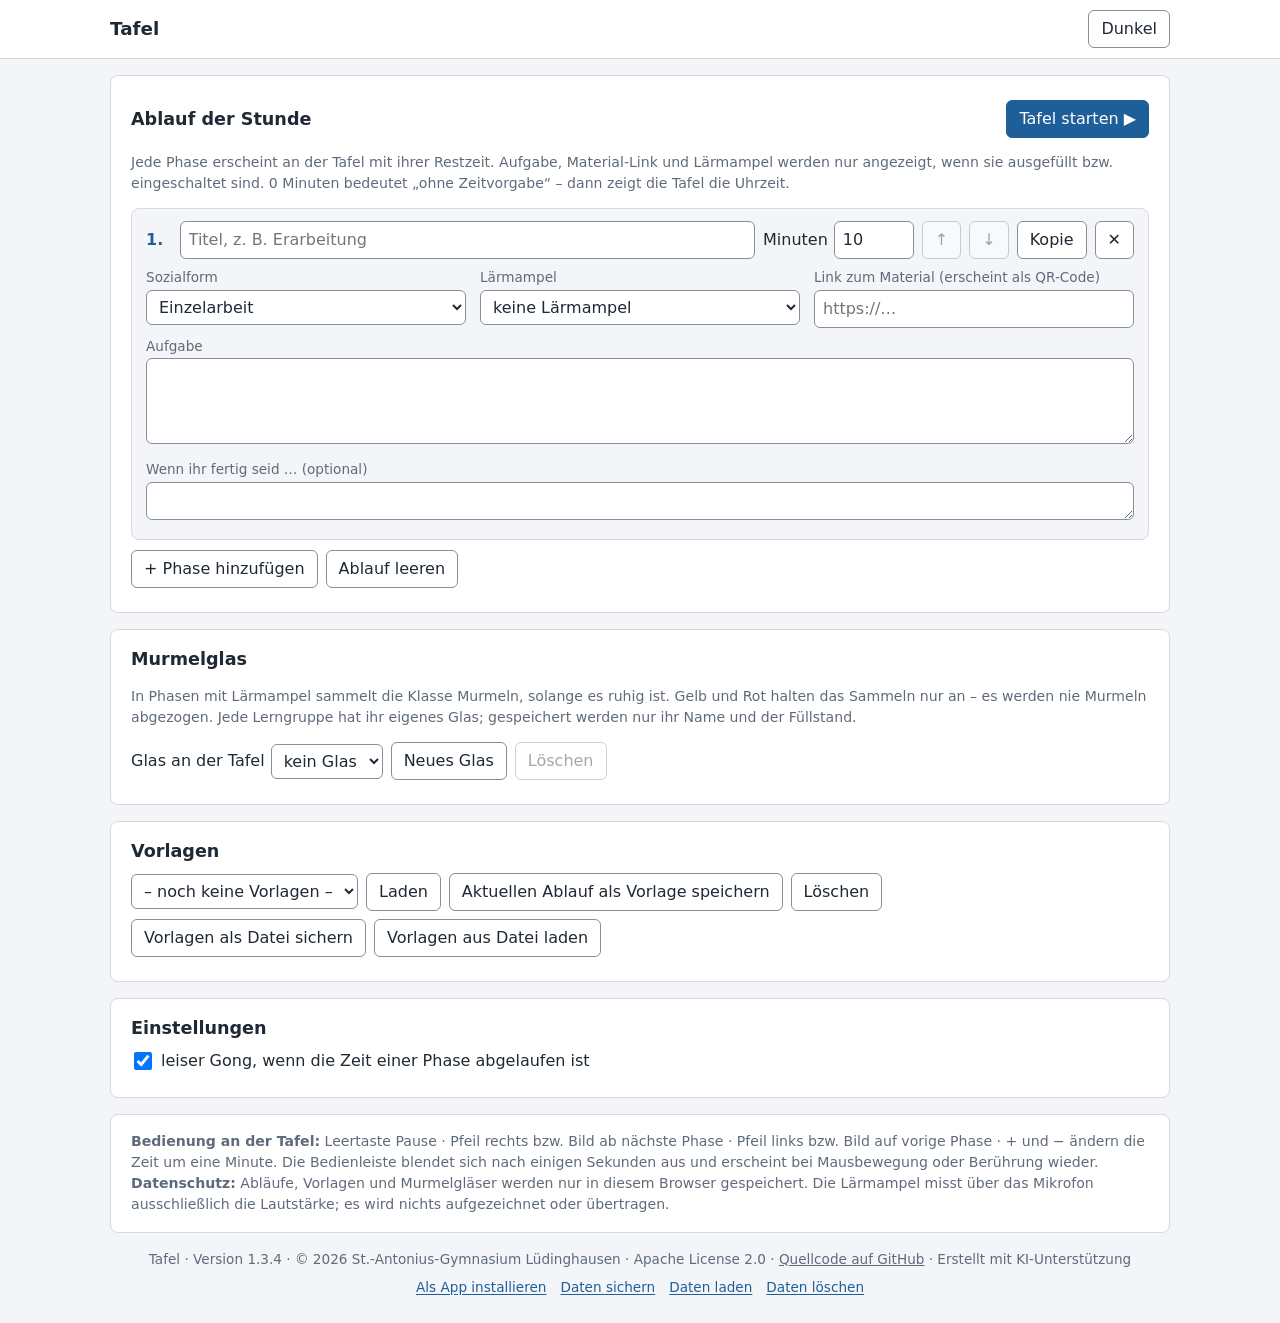
<file: werkzeuge/tafel/index.html>
<!DOCTYPE html>
<!-- SPDX-License-Identifier: Apache-2.0 · © 2026 St.-Antonius-Gymnasium Lüdinghausen -->
<html lang="de">
<head>
<meta charset="UTF-8">
<!-- pwa --><script src="pwa.js?v=047848ca45" data-tool="tafel" data-name="Tafel" data-daten="ja" data-schluessel=""></script><!-- /pwa -->
<meta name="viewport" content="width=device-width, initial-scale=1.0">
<link rel="icon" href="icons/icon.svg" type="image/svg+xml">
<meta name="robots" content="noindex">
<title>Tafel</title>
<link rel="stylesheet" href="tafel.css?v=d223788753">
<style id="quellcode-druck">@media print{a.quellcode::after{content:" (github.com/Schulwerkzeuge/browserwerkzeuge)"}}</style>
<!-- pwa -->
<link rel="manifest" href="manifest.webmanifest">
<link rel="apple-touch-icon" href="icons/apple-touch-icon.png">
<meta name="theme-color" content="#ffffff" media="(prefers-color-scheme: light)">
<meta name="theme-color" content="#14181d" media="(prefers-color-scheme: dark)">
<meta name="mobile-web-app-capable" content="yes">
<meta name="apple-mobile-web-app-capable" content="yes">
<meta name="apple-mobile-web-app-title" content="Tafel">
<meta name="apple-mobile-web-app-status-bar-style" content="default">
<!-- /pwa -->
</head>
<body>

<div id="planung">
  <header>
    <div class="kopf">
      <h1>Tafel</h1>
      <a id="ruecklink" href="../" hidden>← Übersicht</a>
      <button type="button" id="btn-design">Dunkel</button>
    </div>
  </header>

  <main>
    <section>
      <div class="zeile">
        <h2 class="wachsen">Ablauf der Stunde</h2>
        <button type="button" class="primaer" id="btn-start">Tafel starten ▶</button>
      </div>
      <p class="dezent klein">Jede Phase erscheint an der Tafel mit ihrer Restzeit. Aufgabe, Material-Link und Lärmampel werden nur angezeigt, wenn sie ausgefüllt bzw. eingeschaltet sind. 0 Minuten bedeutet „ohne Zeitvorgabe“ – dann zeigt die Tafel die Uhrzeit.</p>
      <div id="phasen"></div>
      <div class="zeile">
        <button type="button" id="btn-phase-neu">+ Phase hinzufügen</button>
        <button type="button" id="btn-leeren">Ablauf leeren</button>
      </div>
    </section>

    <section>
      <h2>Murmelglas</h2>
      <p class="dezent klein">In Phasen mit Lärmampel sammelt die Klasse Murmeln, solange es ruhig ist. Gelb und Rot halten das Sammeln nur an – es werden nie Murmeln abgezogen. Jede Lerngruppe hat ihr eigenes Glas; gespeichert werden nur ihr Name und der Füllstand.</p>
      <div class="zeile">
        <label>Glas an der Tafel <select id="glas-wahl"></select></label>
        <button type="button" id="btn-glas-neu">Neues Glas</button>
        <button type="button" id="btn-glas-loeschen">Löschen</button>
      </div>
      <div id="glas-einstellungen" hidden>
        <div class="zeile">
          <label>Größe <input type="number" id="glas-groesse" min="5" max="200" step="1" class="zahl"> Murmeln</label>
          <label>eine Murmel je <input type="number" id="glas-minuten" min="0.5" max="10" step="0.5" class="zahl"> ruhige Minute(n)</label>
        </div>
        <div class="zeile">
          <label class="wachsen">Belohnung (optional) <input type="text" id="glas-belohnung" maxlength="120" placeholder="z. B. 5 Minuten Spiel am Freitag" class="wachsen"></label>
        </div>
        <div class="zeile">
          <span id="glas-stand" class="dezent wachsen"></span>
          <button type="button" id="btn-glas-leeren">Glas leeren</button>
        </div>
      </div>
    </section>

    <section>
      <h2>Vorlagen</h2>
      <div class="zeile">
        <select id="vorlage-wahl" aria-label="Vorlage wählen"></select>
        <button type="button" id="btn-vorlage-laden">Laden</button>
        <button type="button" id="btn-vorlage-speichern">Aktuellen Ablauf als Vorlage speichern</button>
        <button type="button" id="btn-vorlage-loeschen">Löschen</button>
      </div>
      <div class="zeile">
        <button type="button" id="btn-export">Vorlagen als Datei sichern</button>
        <button type="button" id="btn-import">Vorlagen aus Datei laden</button>
        <input type="file" id="datei" accept=".json,application/json" hidden>
      </div>
    </section>

    <section>
      <h2>Einstellungen</h2>
      <div class="zeile">
        <label><input type="checkbox" id="opt-gong" checked> leiser Gong, wenn die Zeit einer Phase abgelaufen ist</label>
      </div>
    </section>

    <section class="klein dezent">
      <strong>Bedienung an der Tafel:</strong> Leertaste Pause · Pfeil rechts bzw. Bild ab nächste Phase · Pfeil links bzw. Bild auf vorige Phase · + und − ändern die Zeit um eine Minute. Die Bedienleiste blendet sich nach einigen Sekunden aus und erscheint bei Mausbewegung oder Berührung wieder.<br>
      <strong>Datenschutz:</strong> Abläufe, Vorlagen und Murmelgläser werden nur in diesem Browser gespeichert. Die Lärmampel misst über das Mikrofon ausschließlich die Lautstärke; es wird nichts aufgezeichnet oder übertragen.
    </section>
  </main>

  <footer>
    Tafel · Version 1.3.4 · © 2026 St.-Antonius-Gymnasium Lüdinghausen · Apache License 2.0 · <a class="quellcode" href="https://github.com/Schulwerkzeuge/browserwerkzeuge" target="_blank" rel="noopener">Quellcode auf GitHub</a> · Erstellt mit KI-Unterstützung<!-- rechtliches --><!-- /rechtliches -->
  </footer>
</div>

<div id="tafel" hidden>
  <div class="t-kopf">
    <div id="t-sozial" class="t-sozial"></div>
    <div id="t-phase" class="t-phase"></div>
    <div class="t-rechts">
      <div id="t-ampel" class="t-ampel" hidden>
        <span id="t-ampel-text"></span>
        <span class="licht" data-stufe="gruen"></span>
        <span class="licht" data-stufe="gelb"></span>
        <span class="licht" data-stufe="rot"></span>
      </div>
      <div id="t-glas" class="t-glas" hidden>
        <span id="t-glas-bild"></span>
        <span id="t-glas-zahl"></span>
      </div>
    </div>
  </div>

  <div id="t-mitte" class="t-mitte">
    <div class="t-uhr-bereich">
      <div id="t-uhr" class="t-uhr">00:00</div>
      <div id="t-balken-rahmen" class="t-balken"><div id="t-balken"></div></div>
      <div id="t-rest" class="t-rest"></div>
    </div>
    <div id="t-inhalt" class="t-inhalt">
      <div class="t-text">
        <div id="t-aufgabe" class="t-aufgabe"></div>
        <div id="t-fertig" class="t-fertig"></div>
      </div>
      <div id="t-qr" class="t-qr"></div>
    </div>
  </div>

  <div id="t-leiste" class="t-leiste">
    <button type="button" id="t-zurueck" title="Vorige Phase (Pfeil links)">◀</button>
    <button type="button" id="t-pause" title="Pause (Leertaste)">Pause</button>
    <button type="button" id="t-minus" title="Eine Minute weniger (−)">−1 min</button>
    <button type="button" id="t-plus" title="Eine Minute mehr (+)">+1 min</button>
    <button type="button" id="t-weiter" title="Nächste Phase (Pfeil rechts)">▶</button>
    <span class="wachsen"></span>
    <span id="t-glas-knoepfe" class="t-regler" hidden>
      <button type="button" id="t-glas-minus" title="Eine Murmel herausnehmen">Murmel −1</button>
      <button type="button" id="t-glas-plus" title="Eine Murmel dazugeben">Murmel +1</button>
    </span>
    <span id="t-ampel-regler" class="t-regler" hidden>
      <label>Empfindlichkeit <input type="range" id="t-empfindlichkeit" min="-10" max="10" step="1"></label>
      <button type="button" id="t-kalibrieren">Ruhe neu messen</button>
    </span>
    <button type="button" id="t-vollbild">Vollbild</button>
    <button type="button" id="t-bearbeiten">Bearbeiten</button>
  </div>

  <div id="t-hinweis" class="t-hinweis" hidden></div>
</div>

<div id="meldung" role="status" hidden></div>

<script src="qr-kodierung.js?v=6b02ba6db4"></script>
<script src="tafel.js?v=faeef8357d"></script>
</body>
</html>
</file>
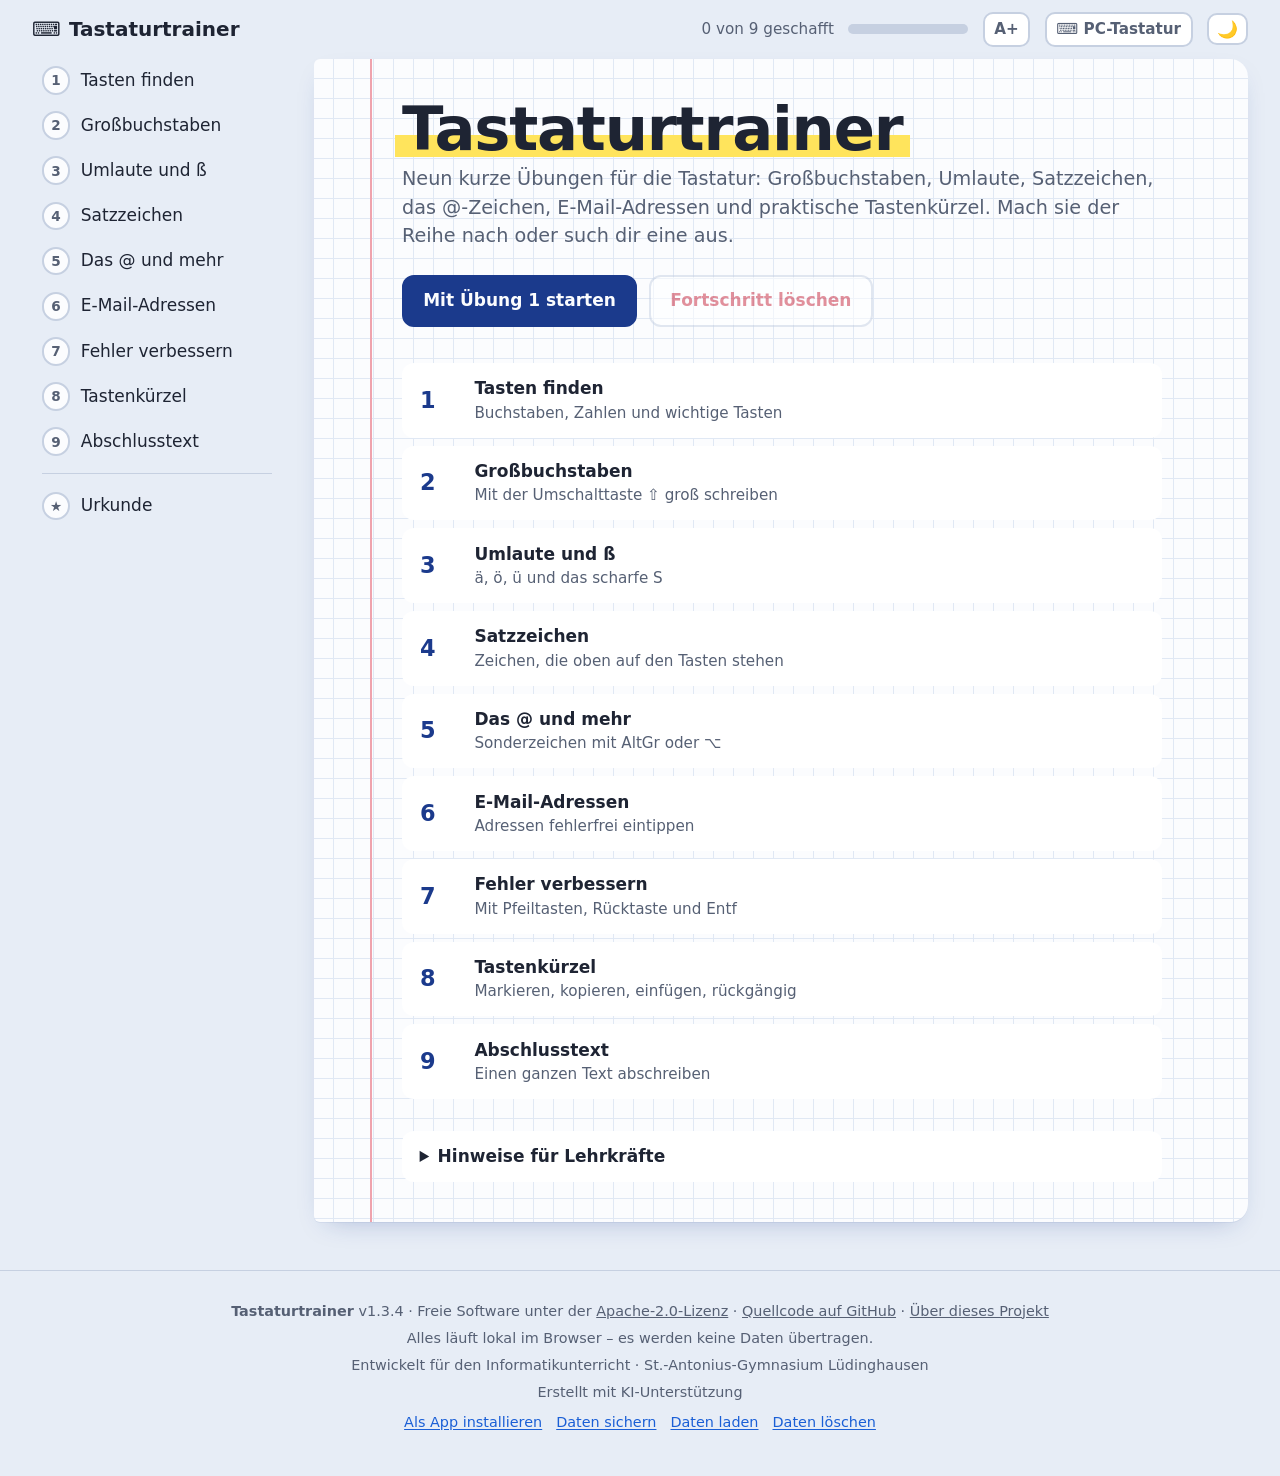
<file: werkzeuge/tastaturtrainer/index.html>
<!DOCTYPE html>
<!--
  Tastaturtrainer
  Copyright 2026 St.-Antonius-Gymnasium Lüdinghausen
  Version: 1.3.4 (2026-11-05)
  SPDX-License-Identifier: Apache-2.0

  Licensed under the Apache License, Version 2.0 (the "License");
  you may not use this file except in compliance with the License.
  You may obtain a copy of the License at https://www.apache.org/licenses/LICENSE-2.0
  Unless required by applicable law or agreed to in writing, software distributed
  under the License is distributed on an "AS IS" BASIS, WITHOUT WARRANTIES OR
  CONDITIONS OF ANY KIND, either express or implied.
-->
<html lang="de">
<head>
<meta charset="utf-8">
<!-- pwa --><script src="pwa.js?v=4465945e03" data-tool="tastaturtrainer" data-name="Tastaturtrainer" data-daten="ja" data-schluessel=""></script><!-- /pwa -->
<meta name="viewport" content="width=device-width, initial-scale=1">
<title>Tastaturtrainer</title>
<meta name="version" content="1.3.4">
<meta name="description" content="Neun Übungen für den sicheren Umgang mit der Tastatur: Großbuchstaben, Umlaute, Satzzeichen, das @-Zeichen, E-Mail-Adressen und Tastenkürzel.">
<link rel="icon" href="data:image/svg+xml,%3Csvg xmlns='http://www.w3.org/2000/svg' viewBox='0 0 100 100'%3E%3Ctext y='.9em' font-size='90'%3E%E2%8C%A8%EF%B8%8F%3C/text%3E%3C/svg%3E">
<script>try{var t=localStorage.getItem("browserwerkzeuge-theme");if(t==="dark"||t==="light")document.documentElement.dataset.theme=t;}catch(e){}</script>
<style>
/* ---------- Farben & Schrift ---------- */
:root {
  --desk: #E7EDF6;
  --paper: #FBFCFE;
  --grid: #E0E8F4;
  --margin: #EFA3AD;
  --ink: #1B3A8C;
  --ink-soft: #E4EAFA;
  --text: #1E2433;
  --muted: #566074;
  --marker: #FFE45C;
  --swash: #FFE45C;
  --marker-text: #2B2300;
  --red: #C8243A;
  --red-soft: #FCE8EB;
  --green: #1B7F52;
  --green-soft: #E3F4EB;
  --surface: #FFFFFF;
  --line: #C6D0E1;
  --shadow: 0 1px 0 rgba(27,58,140,.06), 0 10px 28px -14px rgba(27,58,140,.35);
  --link: #1A5FD6;
  --auf-akzent: #FFFFFF;
  --link-visited: #7A3FC7;
  --font: "Segoe UI Variable Text", "Segoe UI", system-ui, -apple-system, "Helvetica Neue", Arial, sans-serif;
  --font-display: ui-rounded, "SF Pro Rounded", "Segoe UI Variable Display", "Segoe UI", system-ui, sans-serif;
  color-scheme: light dark;
}
@media (prefers-color-scheme: dark) {
  :root:not([data-theme="light"]) {
    --swash: rgba(255,228,92,.3);
    --desk: #0E131C;
    --paper: #151C29;
    --grid: #1E2839;
    --margin: #6B3440;
    --ink: #93B1FF;
    --ink-soft: #22304D;
    --text: #E6EAF2;
    --muted: #A2ABBD;
    --marker: #FFE45C;
    --marker-text: #2B2300;
    --red: #FF7A8A;
    --red-soft: #3A1E26;
    --green: #56CF96;
    --green-soft: #173427;
    --surface: #1B2433;
    --line: #34425B;
    --shadow: 0 10px 28px -14px rgba(0,0,0,.7);
    --link: #8AB4FF;
    --auf-akzent: #0E131C;
    --link-visited: #C9A2FF;
  }
}
:root[data-theme="dark"] {
    --swash: rgba(255,228,92,.3);
    --desk: #0E131C;
    --paper: #151C29;
    --grid: #1E2839;
    --margin: #6B3440;
    --ink: #93B1FF;
    --ink-soft: #22304D;
    --text: #E6EAF2;
    --muted: #A2ABBD;
    --marker: #FFE45C;
    --marker-text: #2B2300;
    --red: #FF7A8A;
    --red-soft: #3A1E26;
    --green: #56CF96;
    --green-soft: #173427;
    --surface: #1B2433;
    --line: #34425B;
    --shadow: 0 10px 28px -14px rgba(0,0,0,.7);
    --link: #8AB4FF;
    --auf-akzent: #0E131C;
    --link-visited: #C9A2FF;
  color-scheme: dark;
}
:root[data-theme="light"] { color-scheme: light; }
html.big { font-size: 118%; }

*, *::before, *::after { box-sizing: border-box; }
html, body { margin: 0; }
body {
  font-family: var(--font);
  font-size: 1.0625rem;
  line-height: 1.5;
  color: var(--text);
  background: var(--desk);
  min-height: 100vh;
}
button, input { font: inherit; color: inherit; }
a { color: var(--ink); }
main:focus { outline: none; }
:focus-visible { outline: 3px solid var(--ink); outline-offset: 2px; border-radius: 6px; }
b { font-weight: 650; }

/* ---------- Kopfzeile ---------- */
.topbar {
  display: flex; align-items: center; justify-content: space-between; gap: 1rem;
  padding: .75rem clamp(1rem, 3vw, 2rem);
}
.brand {
  font-family: var(--font-display); font-weight: 750; font-size: 1.25rem;
  color: var(--text); text-decoration: none; display: flex; align-items: center; gap: .5rem;
}
.topbar { flex-wrap: wrap; }
.topbar-right { display: flex; flex-wrap: wrap; align-items: center; gap: .9rem; font-size: .95rem; color: var(--muted); }
.progress { width: 120px; height: 10px; border-radius: 99px; background: var(--line); overflow: hidden; }
.progress span { display: block; height: 100%; width: 0; background: var(--green); border-radius: 99px; transition: width .4s ease; }
.ghost {
  border: 2px solid var(--line); background: var(--surface); border-radius: 10px;
  padding: .25rem .6rem; font-weight: 700; cursor: pointer;
}
.ghost[aria-pressed="true"] { border-color: var(--ink); color: var(--ink); }

.topbar-link { color: var(--text); text-decoration: none; font-weight: 600; padding: .3rem .6rem; border-radius: 10px; border: 2px solid transparent; white-space: nowrap; }
.topbar-link:hover { border-color: var(--line); background: var(--surface); }
.theme-btn { font-size: 1.05rem; line-height: 1; padding: .35rem .5rem; }
@media (max-width: 520px) { .topbar-link .long { display: none; } }

/* ---------- Fußzeile ---------- */
.site-footer {
  max-width: 1280px; margin: 0 auto; padding: 1.5rem clamp(1rem, 3vw, 2rem) 2.5rem;
  color: var(--muted); font-size: .9rem; text-align: center; border-top: 1px solid var(--line);
}
.site-footer p { margin: .35rem 0; }
.site-footer a { color: var(--muted); }
.site-footer a:hover { color: var(--ink); }

/* ---------- Über dieses Projekt ---------- */
.info h1 { font-size: clamp(1.7rem, 3.5vw, 2.3rem); margin-bottom: .6rem; }
.info h2 { font-size: 1.4rem; margin: 2rem 0 .5rem; }
.info p { max-width: 68ch; }
.info ul { max-width: 68ch; padding-left: 1.2rem; }
.info li { margin: .3rem 0; }

/* ---------- Grundaufbau ---------- */
.layout {
  display: grid; grid-template-columns: 250px minmax(0, 1fr); gap: clamp(1rem, 2.5vw, 2rem);
  padding: 0 clamp(1rem, 3vw, 2rem) 3rem; max-width: 1280px; margin: 0 auto;
}
.levels ol { list-style: none; margin: 0; padding: 0; display: grid; gap: 2px; position: sticky; top: 1rem; }
.nav-link {
  display: flex; align-items: center; gap: .65rem; padding: .45rem .6rem; border-radius: 10px;
  text-decoration: none; color: var(--text);
}
.nav-link:hover { background: var(--surface); }
.nav-link[aria-current="page"] { background: var(--surface); box-shadow: var(--shadow); font-weight: 650; }
.nav-no {
  flex: none; width: 1.8rem; height: 1.8rem; border-radius: 50%; display: grid; place-items: center;
  font-size: .85rem; font-weight: 700; border: 2px solid var(--line); color: var(--muted); background: var(--paper);
}
.nav-link.is-done .nav-no { background: var(--green); border-color: var(--green); color: #fff; }
.nav-sep { height: 1px; background: var(--line); margin: .5rem .6rem; }

@media (max-width: 860px) {
  .layout { grid-template-columns: minmax(0, 1fr); }
  .levels ol { display: flex; overflow-x: auto; position: static; gap: .4rem; padding-bottom: .4rem; }
  .nav-link { white-space: nowrap; background: var(--surface); }
  .nav-sep { display: none; }
  .progress, #progressText { display: none; }
}

/* ---------- Heftseite ---------- */
.sheet {
  position: relative;
  background-color: var(--paper);
  background-image:
    linear-gradient(var(--grid) 1px, transparent 1px),
    linear-gradient(90deg, var(--grid) 1px, transparent 1px);
  background-size: 20px 20px;
  background-position: -1px -1px;
  border-radius: 6px 18px 18px 6px;
  box-shadow: var(--shadow);
  padding: clamp(1.25rem, 3vw, 2.25rem) clamp(1.25rem, 3vw, 2.5rem) 2.5rem 5.5rem;
  min-height: 70vh;
}
.sheet::before {
  content: ""; position: absolute; top: 0; bottom: 0; left: 3.5rem; width: 2px; background: var(--margin);
}
@media (max-width: 600px) {
  .sheet { padding-left: 2.25rem; }
  .sheet::before { left: 1.25rem; }
}
.sheet h1, .sheet h2 { font-family: var(--font-display); line-height: 1.15; margin: 0; }

.level-head { display: flex; gap: 1rem; align-items: flex-start; margin-bottom: 1rem; }
.level-no {
  flex: none; font-family: var(--font-display); font-weight: 800; font-size: 2.3rem; line-height: 1.1;
  color: var(--ink); margin-left: -5.3rem; width: 2.8rem; margin-right: 1.5rem; text-align: right;
}
@media (max-width: 600px) { .level-no { margin-left: 0; margin-right: 0; width: auto; } }
.level-head h1 { font-size: clamp(1.7rem, 3.5vw, 2.3rem); margin-bottom: .35rem; }
.lead { color: var(--muted); max-width: 62ch; margin: 0; }

.task {
  max-width: 64ch; margin: 1.25rem 0 .75rem; padding: .85rem 1.1rem;
  background: var(--surface); border-left: 5px solid var(--ink); border-radius: 4px 12px 12px 4px;
  font-size: 1.1rem;
}
.meta { display: flex; flex-wrap: wrap; align-items: center; gap: .5rem 1.25rem; min-height: 2.2rem; margin-bottom: 1rem; }
.steps { display: flex; gap: 6px; }
.dot { width: 14px; height: 14px; border-radius: 50%; border: 2px solid var(--line); background: var(--paper); }
.dot.done { background: var(--green); border-color: var(--green); }
.dot.now { border-color: var(--ink); }
.feedback { font-weight: 600; padding: .2rem .6rem; border-radius: 8px; }
.feedback.good { color: var(--green); background: var(--green-soft); }
.feedback.bad { color: var(--red); background: var(--red-soft); }
.feedback:empty { padding: 0; }

.stage { position: relative; user-select: none; -webkit-user-select: none; border-radius: 14px; }
.stage.shake { animation: shake .35s; }
@keyframes shake { 20%, 60% { transform: translateX(-6px); } 40%, 80% { transform: translateX(6px); } }

/* ---------- Buttons allgemein ---------- */
.btn {
  display: inline-flex; align-items: center; justify-content: center; gap: .4rem;
  padding: .7rem 1.2rem; border-radius: 12px; border: 2px solid var(--line);
  background: var(--surface); color: var(--text); font-weight: 650; text-decoration: none; cursor: pointer;
}
.btn:hover { border-color: var(--ink); }
.btn.primary { background: var(--ink); border-color: var(--ink); color: var(--paper); }
.btn.primary:hover { filter: brightness(1.1); }
.btn.danger { color: var(--red); }
.btn[disabled], .btn[aria-disabled="true"] { opacity: .5; pointer-events: none; }

/* Textmarker: so sehen Ziele aus */
.target, .treasure {
  background: var(--marker) !important; color: var(--marker-text) !important; border-color: #D9B800 !important;
  box-shadow: 0 0 0 4px color-mix(in srgb, var(--marker) 45%, transparent);
}

/* ---------- Startseite ---------- */
.hero-title { font-size: clamp(2.2rem, 6vw, 3.8rem); font-weight: 800; letter-spacing: -.02em; margin: .5rem 0 1rem; }
.swash {
  background: linear-gradient(transparent 58%, var(--swash) 58%, var(--swash) 90%, transparent 90%);
  padding: 0 .12em; margin-left: -.12em;
}
.home .lead { font-size: 1.2rem; }
.home-actions { display: flex; flex-wrap: wrap; gap: .75rem; margin: 1.5rem 0 2.25rem; }
.level-list { list-style: none; padding: 0; margin: 0; display: grid; gap: .5rem; max-width: 760px; }
.level-row {
  display: grid; grid-template-columns: 2.4rem 1fr auto; gap: .25rem 1rem; align-items: center;
  padding: .7rem 1rem; background: var(--surface); border: 2px solid transparent; border-radius: 12px;
  text-decoration: none; color: var(--text);
}
.level-row:hover { border-color: var(--ink); }
.level-row .n { font-family: var(--font-display); font-weight: 800; font-size: 1.4rem; color: var(--ink); }
.level-row .t { font-weight: 650; }
.level-row .s { display: block; color: var(--muted); font-size: .95rem; font-weight: 400; }
.level-row .st { font-size: .9rem; color: var(--green); font-weight: 650; white-space: nowrap; }
.teacher { max-width: 760px; margin-top: 2rem; background: var(--surface); border-radius: 12px; padding: .8rem 1.1rem; }
.teacher summary { cursor: pointer; font-weight: 650; }
.teacher p { color: var(--muted); max-width: 70ch; }
code { background: var(--ink-soft); padding: .05rem .35rem; border-radius: 5px; }

.meta .restart { margin-left: auto; font-size: .85rem; font-weight: 600; }
.crash { background: var(--red-soft); border: 2px solid var(--red); border-radius: 14px; padding: 1rem 1.25rem; max-width: 560px; }
.crash p { margin: 0 0 .75rem; font-weight: 600; }
.crash-detail { font-family: ui-monospace, Consolas, monospace; font-size: .85rem; font-weight: 400; color: var(--muted); word-break: break-word; }
.crash-detail:empty { display: none; }

/* ---------- Fertig-Karte ---------- */
.done-wrap {
  position: fixed; inset: 0; display: grid; place-items: center; padding: 1rem; overflow-y: auto;
  background: color-mix(in srgb, var(--paper) 78%, transparent);
  backdrop-filter: blur(3px); -webkit-backdrop-filter: blur(3px);
  border-radius: inherit; z-index: 50;
}
.done-card {
  background: var(--surface); border-radius: 20px; box-shadow: var(--shadow); border: 2px solid var(--line);
  padding: 1.75rem 2rem; max-width: 460px; width: 100%; text-align: center;
  animation: pop .35s cubic-bezier(.2,1.4,.4,1);
}
.done-card h2 { font-size: 2rem; margin-bottom: .5rem; }
.done-card p { margin: .3rem 0; }
.done-emoji { font-size: 3rem; line-height: 1; }
.done-actions { display: flex; flex-wrap: wrap; gap: .6rem; justify-content: center; margin-top: 1.25rem; }
@keyframes pop { from { transform: scale(.85); opacity: 0; } }

/* ---------- Bildschirmtastatur ---------- */
.kbd { display: grid; gap: 5px; max-width: 820px; margin-top: 1.25rem; padding: 10px; background: var(--ink-soft); border-radius: 16px; user-select: none; }
.krow { display: flex; gap: 5px; }
.key {
  flex: var(--w, 1) 1 0; min-width: 0; height: clamp(34px, 5.2vw, 50px); position: relative;
  background: var(--surface); border: 1px solid var(--line); border-radius: 8px; box-shadow: 0 2px 0 var(--line);
  font-size: clamp(.62rem, 1.5vw, .92rem); color: var(--text); transition: transform .06s, background .1s;
}
.key .kc { position: absolute; inset: 0; display: grid; place-items: center; font-weight: 650; }
.key .ks { position: absolute; top: 3px; left: 6px; }
.key .kn { position: absolute; bottom: 3px; left: 6px; }
.key .ka { position: absolute; bottom: 3px; right: 6px; color: var(--ink); font-size: .85em; }
.key.special .kc { font-size: .85em; font-weight: 600; color: var(--muted); }
.key.hl { background: var(--marker); color: var(--marker-text); border-color: #D9B800; box-shadow: 0 2px 0 #C9A800, 0 0 0 3px color-mix(in srgb, var(--marker) 45%, transparent); }
.key.hl .ka, .key.hl.special .kc { color: var(--marker-text); }
.key.mod { background: var(--ink); color: var(--paper); border-color: var(--ink); }
.key.mod .kc { color: var(--paper); }
.key.pressed { transform: translateY(2px); box-shadow: none; }
.key.home::after { content: ""; position: absolute; bottom: 6px; left: 50%; width: 10px; height: 2px; margin-left: -5px; background: currentColor; opacity: .5; border-radius: 2px; }

/* ---------- Tippen ---------- */
.type-target {
  font-family: ui-monospace, "Cascadia Mono", "Segoe UI Mono", Consolas, "DejaVu Sans Mono", monospace;
  font-size: clamp(1.3rem, 3.2vw, 1.9rem); line-height: 1.6; white-space: pre-wrap; word-break: break-word;
  background: var(--surface); border: 2px solid var(--line); border-radius: 14px; padding: .7rem 1rem; max-width: 820px; margin: 0 0 .75rem;
}
.ch { border-radius: 4px; }
.ch.ok { color: var(--green); }
.ch.cur { background: var(--marker); color: var(--marker-text); box-shadow: 0 3px 0 var(--ink); }
.ch.bad { background: var(--red); color: #fff; }
.type-input {
  display: block; width: 100%; max-width: 820px; user-select: text; -webkit-user-select: text;
  font-family: ui-monospace, "Cascadia Mono", "Segoe UI Mono", Consolas, "DejaVu Sans Mono", monospace;
  font-size: clamp(1.2rem, 3vw, 1.7rem); padding: .6rem 1rem; border-radius: 14px; border: 3px solid var(--ink);
  background: var(--paper); color: var(--text);
}
.type-input:focus { outline: 4px solid color-mix(in srgb, var(--ink) 30%, transparent); outline-offset: 0; }
.type-input.wrong { border-color: var(--red); }
.key-hint { margin: .6rem 0 0; font-size: 1.05rem; min-height: 1.6em; }
.caps-warn { margin: .6rem 0 0; font-weight: 650; color: var(--red); }
kbd {
  font-family: inherit; font-weight: 700; font-size: .92em; padding: .05rem .45rem; border-radius: 6px;
  background: var(--surface); border: 1px solid var(--line); box-shadow: 0 2px 0 var(--line); white-space: nowrap;
}
.big-key {
  display: inline-grid; place-items: center; min-width: 7rem; height: 7rem; padding: 0 1.5rem;
  font-family: var(--font-display); font-size: 3.4rem; font-weight: 800;
  background: var(--surface); border: 3px solid var(--ink); border-radius: 18px; box-shadow: 0 6px 0 var(--ink);
}
.big-key.word { font-size: 2rem; }
.fix-label { font-weight: 650; margin: 0 0 .3rem; color: var(--muted); }
.sc-area {
  display: block; width: 100%; max-width: 720px; font: inherit; font-size: 1.15rem; padding: .7rem 1rem;
  border-radius: 12px; border: 2px solid var(--line); background: var(--surface); color: var(--text);
  user-select: text; -webkit-user-select: text; resize: vertical; margin-bottom: 1rem;
}
.sc-area:focus { border-color: var(--ink); outline: none; }

/* ---------- Urkunde ---------- */
.cert-controls { display: flex; flex-wrap: wrap; gap: .75rem; align-items: end; margin-bottom: 1.5rem; }
.cert-controls label { display: grid; gap: .25rem; font-weight: 600; }
.cert-controls input { padding: .6rem .8rem; border-radius: 10px; border: 2px solid var(--line); background: var(--surface); min-width: 260px; }
.certificate {
  max-width: 720px; background: var(--surface); border: 3px double var(--ink); border-radius: 12px;
  padding: 2.5rem 2rem; text-align: center;
}
.certificate h2 { font-size: clamp(2.4rem, 6vw, 3.6rem); font-weight: 800; margin-bottom: 1rem; }
.cert-name { font-family: var(--font-display); font-size: 2rem; font-weight: 750; border-bottom: 2px solid var(--line); display: inline-block; min-width: 60%; padding: 0 1rem .2rem; margin: .5rem 0 1rem; }
.cert-list { list-style: none; padding: 0; display: flex; flex-wrap: wrap; justify-content: center; gap: .4rem; margin: 1rem 0; }
.cert-list li { background: var(--green-soft); color: var(--green); border-radius: 99px; padding: .2rem .8rem; font-weight: 600; font-size: .95rem; }
.cert-sign { display: flex; justify-content: space-around; margin-top: 3rem; gap: 2rem; flex-wrap: wrap; }
.cert-sign span { border-top: 1px solid var(--muted); padding-top: .3rem; min-width: 180px; color: var(--muted); font-size: .9rem; }

@media print {
  .topbar, .levels, .no-print, .site-footer { display: none !important; }
  body, .layout { background: #fff; padding: 0; display: block; }
  .sheet { box-shadow: none; background: #fff; padding: 0; min-height: 0; }
  .sheet::before { display: none; }
  .certificate { margin: 2cm auto 0; border-color: #1B3A8C; color: #000; }
}

@media (prefers-reduced-motion: reduce) {
  *, *::before, *::after { animation: none !important; transition: none !important; }
  .stage.shake { outline: 3px solid var(--red); outline-offset: 4px; }
}
</style>
<style id="quellcode-druck">@media print{a.quellcode::after{content:" (github.com/Schulwerkzeuge/browserwerkzeuge)"}}</style>
<!-- pwa -->
<link rel="manifest" href="manifest.webmanifest">
<link rel="apple-touch-icon" href="icons/apple-touch-icon.png">
<meta name="theme-color" content="#ffffff" media="(prefers-color-scheme: light)">
<meta name="theme-color" content="#14181d" media="(prefers-color-scheme: dark)">
<meta name="mobile-web-app-capable" content="yes">
<meta name="apple-mobile-web-app-capable" content="yes">
<meta name="apple-mobile-web-app-title" content="Tastatur">
<meta name="apple-mobile-web-app-status-bar-style" content="default">
<!-- /pwa -->
</head>
<body>
<header class="topbar">
  <a class="brand" href="#/"><span aria-hidden="true">⌨️</span> Tastaturtrainer</a>
  <div class="topbar-right">
    <span id="progressText"></span>
    <div class="progress" aria-hidden="true"><span id="progressBar"></span></div>
    <button id="sizeToggle" class="ghost" type="button" aria-pressed="false" title="Größere Schrift und Schaltflächen">A+</button>
    <button id="layoutToggle" class="ghost" type="button" title="Tastaturbelegung umschalten">⌨️ PC-Tastatur</button>
    <button id="themeToggle" class="ghost theme-btn" type="button" aria-label="Dunkles Farbschema einschalten">🌙</button>
    <a id="ruecklink" class="topbar-link" href="../" hidden><span aria-hidden="true">←</span> <span class="long" data-ruecklink-name>Übersicht</span></a>
  </div>
</header>
<div class="layout">
  <nav class="levels" aria-label="Übungen"><ol id="levelNav"></ol></nav>
  <main id="main" tabindex="-1"></main>
</div>
<footer class="site-footer">
  <p><b>Tastaturtrainer</b> <span id="appVersion"></span> · Freie Software unter der <a href="https://www.apache.org/licenses/LICENSE-2.0" rel="license">Apache-2.0-Lizenz</a> · <a class="quellcode" href="https://github.com/Schulwerkzeuge/browserwerkzeuge" target="_blank" rel="noopener">Quellcode auf GitHub</a> · <a href="#/info">Über dieses Projekt</a></p>
  <p>Alles läuft lokal im Browser – es werden keine Daten übertragen.<!-- rechtliches --><!-- /rechtliches --></p>
  <p>Entwickelt für den Informatikunterricht · St.-Antonius-Gymnasium Lüdinghausen</p>
  <p>Erstellt mit KI-Unterstützung</p>
</footer>
<noscript><p style="padding:2rem">Der Tastaturtrainer braucht JavaScript. Bitte aktiviere JavaScript in deinem Browser.</p></noscript>

<script>
'use strict';
const APP_VERSION = '1.3.4', APP_DATE = '2026-11-05';

/* =========================================================
   Hilfsfunktionen
   ========================================================= */
const $ = (s, r = document) => r.querySelector(s);
function el(tag, attrs = {}, ...kids) {
  const n = document.createElement(tag);
  for (const [k, v] of Object.entries(attrs)) {
    if (v === null || v === undefined || v === false) continue;
    if (k === 'class') n.className = v;
    else if (k === 'text') n.textContent = v;
    else if (k === 'html') n.innerHTML = v;
    else if (k.startsWith('on') && typeof v === 'function') n.addEventListener(k.slice(2), v);
    else n.setAttribute(k, v);
  }
  for (const c of kids) if (c !== null && c !== undefined && c !== false) n.append(c);
  return n;
}
const rand = n => Math.floor(Math.random() * n);
/* matchMedia: ältere Browser kennen nur addListener */
function onMediaChange(mq, fn) {
  if (mq.addEventListener) { mq.addEventListener('change', fn); return () => mq.removeEventListener('change', fn); }
  if (mq.addListener) { mq.addListener(fn); return () => mq.removeListener(fn); }
  return () => {};
}
function shuffle(a) { a = a.slice(); for (let i = a.length - 1; i > 0; i--) { const j = rand(i + 1); [a[i], a[j]] = [a[j], a[i]]; } return a; }
function fmt(s) { s = Math.round(s); return Math.floor(s / 60) + ':' + String(s % 60).padStart(2, '0'); }
function cssVar(name) { return getComputedStyle(document.documentElement).getPropertyValue(name).trim(); }

/* Fortschritt: bleibt nur in diesem Browser gespeichert */
const STORE_KEY = 'tastaturtrainer-v1';
let progress = {};
try { progress = JSON.parse(localStorage.getItem(STORE_KEY)) || {}; } catch (e) { progress = {}; }
function saveProgress() { try { localStorage.setItem(STORE_KEY, JSON.stringify(progress)); } catch (e) {} }

/* =========================================================
   Tastatur-Layout: Deutsch (QWERTZ, ISO)
   ========================================================= */
const LAYOUT_KEY = 'tastaturtrainer-layout';
const detectedMac = /Mac|iPad|iPhone/.test(navigator.platform || '') || (navigator.userAgentData && navigator.userAgentData.platform === 'macOS');
let layout = detectedMac ? 'mac' : 'win';
try { const l = localStorage.getItem(LAYOUT_KEY); if (l === 'mac' || l === 'win') layout = l; } catch (e) {}
const isMac = () => layout === 'mac';
const MOD = () => (isMac() ? '⌘ cmd' : 'Strg');

const letterCode = c => (c === 'z' ? 'KeyY' : c === 'y' ? 'KeyZ' : 'Key' + c.toUpperCase());
const K = (code, n, s, w, extra) => Object.assign({ code, n, s, w: w || 1 }, extra || {});
const LK = c => K(letterCode(c), c, c.toUpperCase(), 1, { letter: true, home: c === 'f' || c === 'j' });
const ROWS = [
  [K('Backquote', '^', '°'), K('Digit1', '1', '!'), K('Digit2', '2', '"'), K('Digit3', '3', '§'), K('Digit4', '4', '$'), K('Digit5', '5', '%'),
   K('Digit6', '6', '&'), K('Digit7', '7', '/'), K('Digit8', '8', '('), K('Digit9', '9', ')'), K('Digit0', '0', '='), K('Minus', 'ß', '?'),
   K('Equal', '´', '`'), K('Backspace', '⌫ Rücktaste', null, 2, { special: true })],
  [K('Tab', 'Tab ↹', null, 1.5, { special: true }), ...'qwertzuiop'.split('').map(LK), K('BracketLeft', 'ü', 'Ü', 1, { letter: true }),
   K('BracketRight', '+', '*'), K('Enter', 'Enter', null, 1.5, { special: true })],
  [K('CapsLock', '⇩ Feststell', null, 1.75, { special: true }), ...'asdfghjkl'.split('').map(LK), K('Semicolon', 'ö', 'Ö', 1, { letter: true }),
   K('Quote', 'ä', 'Ä', 1, { letter: true }), K('Backslash', '#', "'"), K('Enter', '↵', null, 1.25, { special: true })],
  [K('ShiftLeft', '⇧', null, 1.25, { special: true }), K('IntlBackslash', '<', '>'), ...'yxcvbnm'.split('').map(LK),
   K('Comma', ',', ';'), K('Period', '.', ':'), K('Slash', '-', '_'), K('ShiftRight', '⇧ Umschalt', null, 2.75, { special: true })]
];
const BOTTOM = {
  win: [K('ControlLeft', 'Strg', null, 1.5, { special: true }), K('MetaLeft', 'Win', null, 1.25, { special: true }), K('AltLeft', 'Alt', null, 1.25, { special: true }),
        K('Space', 'Leertaste', null, 8.25, { special: true }), K('AltRight', 'AltGr', null, 1.25, { special: true }), K('ControlRight', 'Strg', null, 1.5, { special: true })],
  mac: [K('Fn', 'fn', null, 1, { special: true }), K('ControlLeft', 'ctrl', null, 1, { special: true }), K('AltLeft', '⌥ option', null, 1.25, { special: true }),
        K('MetaLeft', '⌘ cmd', null, 1.5, { special: true }), K('Space', 'Leertaste', null, 7.5, { special: true }),
        K('MetaRight', '⌘ cmd', null, 1.5, { special: true }), K('AltRight', '⌥ option', null, 1.25, { special: true })]
};
/* Dritte Belegung: AltGr (Windows/Linux) bzw. ⌥ Option (Mac/iPad) */
const ALT = {
  win: { KeyQ: '@', KeyE: '€', Digit2: '²', Digit3: '³', Digit7: '{', Digit8: '[', Digit9: ']', Digit0: '}', Minus: '\\', BracketRight: '~', IntlBackslash: '|', KeyM: 'µ' },
  mac: { KeyL: '@', KeyE: '€', Digit5: '[', Digit6: ']', Digit7: '|', Digit8: '{', Digit9: '}' }
};
const LEFT_HAND = new Set(['Backquote', 'Digit1', 'Digit2', 'Digit3', 'Digit4', 'Digit5', 'Digit6', 'Tab', 'KeyQ', 'KeyW', 'KeyE', 'KeyR', 'KeyT',
  'CapsLock', 'KeyA', 'KeyS', 'KeyD', 'KeyF', 'KeyG', 'ShiftLeft', 'IntlBackslash', 'KeyZ', 'KeyX', 'KeyC', 'KeyV', 'KeyB']);
const DEAD = new Set(['^', '´', '`', '~']);

function charMap() {
  const m = {};
  const alt = ALT[layout];
  ROWS.flat().forEach(k => {
    if (k.special) return;
    if (!m[k.n]) m[k.n] = { code: k.code, mod: null, k };
    if (k.s && !m[k.s]) m[k.s] = { code: k.code, mod: 'shift', k };
    if (alt[k.code] && !m[alt[k.code]]) m[alt[k.code]] = { code: k.code, mod: 'alt', k };
  });
  m[' '] = { code: 'Space', mod: null };
  if (isMac()) m['\\'] = { code: 'Digit7', mod: 'altshift', k: ROWS[0][7] };
  return m;
}
function keyName(k) { return k.letter ? k.n.toUpperCase() : k.n; }
function describe(ch) {
  if (ch === ' ') return '<kbd>Leertaste</kbd>';
  const e = charMap()[ch]; if (!e || !e.k) return '';
  const name = '<kbd>' + esc(keyName(e.k)) + '</kbd>';
  if (e.mod === 'shift') return '<kbd>⇧ Umschalt</kbd> + ' + name;
  if (e.mod === 'alt') return (isMac() ? '<kbd>⌥ option</kbd> + ' : '<kbd>AltGr</kbd> + ') + name;
  if (e.mod === 'altshift') return '<kbd>⌥ option</kbd> + <kbd>⇧ Umschalt</kbd> + ' + name;
  return 'Taste ' + name;
}
function esc(s) { return String(s).replace(/[&<>"]/g, c => ({ '&': '&amp;', '<': '&lt;', '>': '&gt;', '"': '&quot;' })[c]); }
const showChar = ch => (ch === ' ' ? 'Leerzeichen' : ch);

/* Bildschirmtastatur: zeigt, welche Taste(n) als Nächstes gebraucht werden */
function makeKeyboard() {
  const box = el('div', { class: 'kbd', 'aria-hidden': 'true' });
  const byCode = {};
  const alt = ALT[layout];
  ROWS.concat([BOTTOM[layout]]).forEach(row => {
    const r = el('div', { class: 'krow' });
    row.forEach(k => {
      const d = el('div', { class: 'key' + (k.special ? ' special' : '') + (k.home ? ' home' : ''), style: '--w:' + k.w });
      if (k.special || k.letter) d.append(el('span', { class: 'kc', text: k.letter ? k.n.toUpperCase() : k.n }));
      else { d.append(el('span', { class: 'ks', text: k.s || '' }), el('span', { class: 'kn', text: k.n })); }
      if (alt[k.code]) d.append(el('span', { class: 'ka', text: alt[k.code] }));
      r.append(d);
      (byCode[k.code] = byCode[k.code] || []).push(d);
    });
    box.append(r);
  });
  const mark = (code, cls) => (byCode[code] || []).forEach(d => d.classList.add(cls));
  function clear() { box.querySelectorAll('.hl, .mod').forEach(d => d.classList.remove('hl', 'mod')); }
  function show(what) {
    clear();
    if (!what) return;
    if (what === 'Backspace' || what === 'Enter' || what === 'Space') { mark(what, 'hl'); return; }
    const e = charMap()[what]; if (!e) return;
    mark(e.code, 'hl');
    if (e.mod === 'shift' || e.mod === 'altshift') mark(LEFT_HAND.has(e.code) ? 'ShiftRight' : 'ShiftLeft', 'mod');
    if (e.mod === 'alt' || e.mod === 'altshift') { if (isMac()) { mark('AltLeft', 'mod'); mark('AltRight', 'mod'); } else mark('AltRight', 'mod'); }
  }
  const down = e => (byCode[e.code] || []).forEach(d => d.classList.add('pressed'));
  const up = e => (byCode[e.code] || []).forEach(d => d.classList.remove('pressed'));
  const blur = () => box.querySelectorAll('.pressed').forEach(d => d.classList.remove('pressed'));
  document.addEventListener('keydown', down); document.addEventListener('keyup', up); window.addEventListener('blur', blur);
  return { el: box, show, clear, destroy() { document.removeEventListener('keydown', down); document.removeEventListener('keyup', up); window.removeEventListener('blur', blur); } };
}

/* =========================================================
   Übungen
   ========================================================= */
const LEVELS = [
  { id: 'tasten', title: 'Tasten finden', short: 'Buchstaben, Zahlen und wichtige Tasten',
    intro: 'Auf der Tastatur sind die Buchstaben nicht nach dem Alphabet sortiert. Hier lernst du, wo die wichtigsten Tasten liegen.', run: levelKeys },
  { id: 'gross', title: 'Großbuchstaben', short: 'Mit der Umschalttaste ⇧ groß schreiben',
    intro: 'Für einen Großbuchstaben hältst du die Umschalttaste ⇧ gedrückt und tippst dann den Buchstaben. Nimm am besten die Umschalttaste auf der anderen Seite der Tastatur.',
    run: (s, a) => typingLevel(s, a, ['Hund', 'Katze', 'Schule', 'Der Ball ist rot.', 'Am Montag haben wir Sport.']) },
  { id: 'umlaute', title: 'Umlaute und ß', short: 'ä, ö, ü und das scharfe S',
    intro: 'Die Umlaute ä, ö und ü haben eigene Tasten rechts auf der Tastatur. Das ß liegt oben rechts neben der Null.',
    run: (s, a) => typingLevel(s, a, ['Käse', 'Tür', 'Öl', 'Straße', 'Größe', 'Äpfel und Möhren schmecken süß.']) },
  { id: 'satzzeichen', title: 'Satzzeichen', short: 'Zeichen, die oben auf den Tasten stehen',
    intro: 'Viele Zeichen stehen oben auf den Tasten, zum Beispiel ! ? oder :. Um sie zu tippen, hältst du die Umschalttaste ⇧ gedrückt.',
    run: (s, a) => typingLevel(s, a, ['Hallo!', 'Wie spät ist es?', 'Uhrzeit: 8:15', '"Guten Morgen", sagt sie.', 'Rechne: (3 + 4) / 7 = 1']) },
  { id: 'sonderzeichen', title: 'Das @ und mehr', short: 'Sonderzeichen mit AltGr oder ⌥',
    intro: () => isMac()
      ? 'Manche Zeichen sind auf der Taste gar nicht abgebildet. Auf dem Mac und dem iPad erreichst du sie mit der Wahltaste ⌥ (option) – das @ zum Beispiel mit ⌥ + L.'
      : 'Manche Zeichen stehen klein unten rechts auf der Taste. Du erreichst sie mit der Taste AltGr rechts neben der Leertaste – das @ zum Beispiel mit AltGr + Q.',
    run: (s, a) => typingLevel(s, a, ['@', '€', 'Das Buch kostet 12 €.', 'lea@beispiel.de', '[ ]', '{ }', 'ja | nein']) },
  { id: 'email', title: 'E-Mail-Adressen', short: 'Adressen fehlerfrei eintippen',
    intro: 'Eine E-Mail-Adresse besteht aus einem Namen, dem @ und einer Adresse wie beispiel.de. Sie enthält keine Leerzeichen und wird meist kleingeschrieben. Schon ein falsches Zeichen, und die Mail kommt nicht an!',
    run: (s, a) => typingLevel(s, a, ['info@beispiel.de', 'lea.schmidt@beispiel.de', 'fussball-fan@beispiel.de', 'tom_becker@beispiel.de', 'hausaufgaben.6a@beispiel.de']) },
  { id: 'verbessern', title: 'Fehler verbessern', short: 'Mit Pfeiltasten, Rücktaste und Entf',
    intro: 'Tippfehler passieren jedem. Du musst dann nicht alles neu schreiben: Setze den Schreibstrich an die richtige Stelle und verbessere nur den Fehler.', run: levelFix, noErrors: true },
  { id: 'kuerzel', title: 'Tastenkürzel', short: 'Markieren, kopieren, einfügen, rückgängig',
    intro: () => `Mit Tastenkürzeln geht vieles schneller. Du hältst ${isMac() ? 'die Befehlstaste ⌘ (cmd)' : 'die Taste Strg'} gedrückt und tippst dazu einen Buchstaben. Das funktioniert in fast allen Programmen.`,
    run: levelShortcuts, noErrors: true },
  { id: 'abschluss', title: 'Abschlusstext', short: 'Einen ganzen Text abschreiben',
    intro: 'Zum Schluss schreibst du einen ganzen Text ab. Achte zuerst darauf, genau zu tippen – schneller wirst du mit der Übung von ganz allein.',
    run: (s, a) => typingLevel(s, a, ['Mit der Tastatur kannst du Texte schreiben, E-Mails an info@beispiel.de schicken und im Internet suchen. Übung macht den Meister!'], { speed: true }) }
];

/* ---------- Gemeinsame Tipp-Übung ---------- */
function typingLevel(stage, api, items, opts = {}) {
  const total = items.length;
  let idx = 0, wasWrong = false, busy = false, startT = null, spans = [];
  const line = el('p', { class: 'type-target' });
  const input = el('input', { class: 'type-input', type: 'text', autocomplete: 'off', autocapitalize: 'off', autocorrect: 'off', spellcheck: 'false', 'aria-label': 'Hier tippst du' });
  const caps = el('p', { class: 'caps-warn', hidden: 'hidden', text: '⚠️ Die Feststelltaste ⇩ ist eingeschaltet. Drücke sie einmal, um sie wieder auszuschalten.' });
  const hint = el('p', { class: 'key-hint', 'aria-live': 'polite' });
  const kb = makeKeyboard();
  stage.append(el('p', { class: 'fix-label', text: 'Vorlage:' }), line, input, caps, hint, kb.el);
  api.task(opts.speed
    ? 'Tippe den Text in das blaue Feld. Die Zeit läuft ab deinem ersten Tastendruck.'
    : 'Tippe die Vorlage genau ab – mit großen und kleinen Buchstaben. Das gelbe Zeichen ist als Nächstes dran; die Bildschirmtastatur zeigt dir, welche Tasten du brauchst.');
  const norm = s => s.replace(/[„“”]/g, '"').replace(/[‚‘’]/g, "'");

  function load() {
    const t = items[idx];
    spans = [...t].map(ch => el('span', { class: 'ch', text: ch }));
    line.replaceChildren(...spans);
    input.value = ''; wasWrong = false;
    api.steps(idx, total); update(); input.focus();
  }
  function update() {
    const t = items[idx], v = norm(input.value);
    let k = 0; while (k < v.length && k < t.length && v[k] === t[k]) k++;
    const wrong = v.length > k;
    spans.forEach((sp, i) => { sp.className = 'ch' + (i < k ? ' ok' : '') + (wrong && i === k ? ' bad' : '') + (!wrong && i === k ? ' cur' : ''); });
    input.classList.toggle('wrong', wrong);
    if (wrong) {
      if (!wasWrong) {
        const typed = v[k];
        let msg = 'Tippfehler! Lösche das Zeichen mit der Rücktaste ⌫.';
        if (t[k] && typed && typed.toLowerCase() === t[k].toLowerCase()) msg = typed === typed.toUpperCase() ? 'Hier muss ein kleiner Buchstabe hin. Lösche ihn mit der Rücktaste ⌫.' : 'Hier muss ein Großbuchstabe hin. Lösche ihn mit der Rücktaste ⌫.';
        api.miss(msg);
      }
      wasWrong = true;
      kb.show('Backspace');
      hint.innerHTML = 'Lösche das falsche Zeichen mit der Taste <kbd>⌫ Rücktaste</kbd>.';
      return;
    }
    if (wasWrong) api.say('');
    wasWrong = false;
    if (k < t.length) {
      kb.show(t[k]);
      hint.innerHTML = 'Als Nächstes: <b>' + esc(showChar(t[k])) + '</b> – ' + (describe(t[k]) || 'diese Taste');
      return;
    }
    if (busy) return;
    busy = true; kb.clear(); hint.textContent = ''; input.blur();
    idx++; api.steps(idx, total);
    if (idx >= total) {
      let extra;
      if (opts.speed && startT) {
        const min = (performance.now() - startT) / 60000;
        extra = `Dein Tempo: etwa ${Math.round(items.join('').length / min)} Anschläge pro Minute.`;
      }
      api.later(() => api.done(extra), 500);
      return;
    }
    api.good(idx === total - 1 ? 'Richtig! Noch eine Zeile.' : 'Richtig!');
    api.later(() => { busy = false; load(); }, 700);
  }
  input.addEventListener('input', () => { if (!startT) startT = performance.now(); update(); });
  input.addEventListener('keydown', e => { if (e.getModifierState) caps.hidden = !e.getModifierState('CapsLock'); });
  input.addEventListener('paste', e => { e.preventDefault(); api.say('Einfügen gilt hier nicht – bitte selbst tippen. 😉', 'bad'); });
  input.addEventListener('drop', e => e.preventDefault());
  stage.addEventListener('click', () => { if (!busy) input.focus(); });
  load();
  return () => kb.destroy();
}

/* ---------- 1 Tasten finden ---------- */
function levelKeys(stage, api) {
  const letters = shuffle(['a', 's', 'd', 'f', 'j', 'k', 'l', 'e', 'r', 'u', 'i', 'n', 'm', 'z', 'y', '4', '7', '0']).slice(0, 7);
  const seq = shuffle(letters.concat(['Leertaste', 'Enter', 'Rücktaste']));
  const total = seq.length; let idx = 0, busy = false;
  const big = el('div', { class: 'big-key', 'aria-live': 'polite' });
  const kb = makeKeyboard();
  stage.append(big, kb.el);
  const SPECIAL = { 'Leertaste': 'Space', 'Enter': 'Enter', 'Rücktaste': 'Backspace' };
  function load() {
    const t = seq[idx];
    big.textContent = SPECIAL[t] ? (t === 'Rücktaste' ? '⌫ Rücktaste' : t === 'Enter' ? 'Enter ↵' : 'Leertaste') : t.toUpperCase();
    big.classList.toggle('word', !!SPECIAL[t]);
    if (idx < 5) { kb.show(SPECIAL[t] || t); api.task('Drücke auf deiner Tastatur die Taste, die oben groß angezeigt wird. Auf der Bildschirmtastatur ist sie gelb markiert.'); }
    else { kb.clear(); api.task('Jetzt ohne gelbe Hilfe: Finde die angezeigte Taste allein.'); }
    api.steps(idx, total);
  }
  const ignore = ['Shift', 'Control', 'Alt', 'AltGraph', 'Meta', 'CapsLock', 'Tab', 'Escape', 'Dead', 'Fn', 'OS'];
  function nameOf(e) {
    if (e.key === ' ') return 'die Leertaste';
    if (e.key === 'Enter') return 'Enter';
    if (e.key === 'Backspace') return 'die Rücktaste';
    return e.key.length === 1 ? `die Taste »${e.key.toUpperCase()}«` : `die Taste »${e.key}«`;
  }
  function onKey(e) {
    if (e.repeat || busy || typeof e.key !== 'string' || ignore.includes(e.key) || e.ctrlKey || e.metaKey) return;
    if (e.target && e.target.closest && e.target.closest('input, textarea')) return;
    /* Pfeil-, Funktions- und sonstige Steuertasten einfach übergehen */
    if (e.key.length > 1 && e.key !== 'Enter' && e.key !== 'Backspace') return;
    const t = seq[idx];
    if (e.key === ' ' || e.key === 'Backspace' || e.key === 'Enter') e.preventDefault();
    const ok = SPECIAL[t] ? (t === 'Leertaste' ? e.key === ' ' : e.key === (t === 'Enter' ? 'Enter' : 'Backspace')) : e.key.toLowerCase() === t;
    if (!ok) { api.miss(`Das war ${nameOf(e)}. Gesucht ist ${SPECIAL[t] ? 'die Taste ' + t : '»' + t.toUpperCase() + '«'}.`); return; }
    idx++; api.steps(idx, total);
    if (idx >= total) { busy = true; kb.clear(); api.later(() => api.done(), 300); return; }
    api.good(idx === 5 ? 'Klasse! Ab jetzt ohne gelbe Hilfe.' : 'Richtig!');
    load();
  }
  document.addEventListener('keydown', onKey);
  load();
  return () => { document.removeEventListener('keydown', onKey); kb.destroy(); };
}

/* ---------- 7 Fehler verbessern ---------- */
function levelFix(stage, api) {
  const items = [
    ['Der Hunt bellt laut.', 'Der Hund bellt laut.'],
    ['Ich gehe gerne zur Schulle.', 'Ich gehe gerne zur Schule.'],
    ['Heute ist Montga.', 'Heute ist Montag.'],
    ['wir lernen tippen.', 'Wir lernen tippen.'],
    ['Meine Adresse: lea@beispeil.de', 'Meine Adresse: lea@beispiel.de']
  ];
  const total = items.length; let idx = 0, busy = false;
  const target = el('p', { class: 'type-target' });
  const input = el('input', { class: 'type-input', type: 'text', autocomplete: 'off', autocapitalize: 'off', autocorrect: 'off', spellcheck: 'false', 'aria-label': 'Text zum Verbessern' });
  stage.append(el('p', { class: 'fix-label', text: 'So soll es richtig heißen:' }), target, el('p', { class: 'fix-label', text: 'Verbessere diesen Text:' }), input);
  api.task('Im blauen Feld steckt ein Fehler. Schreibe nicht alles neu, sondern verbessere nur den Fehler: Klicke an die Stelle oder bewege den Schreibstrich mit den Pfeiltasten <kbd>←</kbd> <kbd>→</kbd>. Die <kbd>⌫ Rücktaste</kbd> löscht links vom Strich, <kbd>Entf</kbd> löscht rechts davon.');
  const norm = s => s.replace(/[„“”]/g, '"');
  function load() {
    const [wrong, right] = items[idx];
    target.textContent = right; input.value = wrong;
    input.focus(); input.setSelectionRange(wrong.length, wrong.length);
    api.steps(idx, total);
  }
  input.addEventListener('input', () => {
    if (busy) return;
    if (input.value.length === 0) { api.say('Nicht alles löschen – nur den Fehler verbessern. Mit Strg + Z bekommst du den Text zurück.', 'bad'); return; }
    if (norm(input.value) === items[idx][1]) {
      busy = true; idx++; api.steps(idx, total);
      if (idx >= total) { api.later(() => api.done(), 500); return; }
      api.good('Verbessert!');
      api.later(() => { busy = false; load(); }, 800);
    }
  });
  load();
}

/* ---------- 8 Tastenkürzel ---------- */
function levelShortcuts(stage, api) {
  const M = MOD();
  const text = 'Mit Tastenkürzeln arbeitest du viel schneller.';
  const src = el('textarea', { class: 'sc-area', rows: '2', readonly: 'readonly', 'aria-label': 'Text zum Kopieren' });
  src.value = text;
  const dst = el('textarea', { class: 'sc-area', rows: '2', placeholder: 'Hier einfügen …', 'aria-label': 'Feld zum Einfügen' });
  stage.append(el('p', { class: 'fix-label', text: 'Oberes Feld:' }), src, el('p', { class: 'fix-label', text: 'Unteres Feld:' }), dst);
  const TASKS = [
    `Klicke in das <b>obere Feld</b> und markiere den ganzen Text mit <kbd>${M}</kbd> + <kbd>A</kbd> (A wie »alles«).`,
    `Kopiere den markierten Text mit <kbd>${M}</kbd> + <kbd>C</kbd> (C wie »copy«).`,
    `Klicke in das <b>untere Feld</b> und füge den Text mit <kbd>${M}</kbd> + <kbd>V</kbd> ein.`,
    `Oh, das war doch falsch! Mache das Einfügen mit <kbd>${M}</kbd> + <kbd>Z</kbd> wieder rückgängig.`
  ];
  let step = 0;
  const isMod = e => e.ctrlKey || e.metaKey;
  function next(msg) {
    step++; api.steps(step, TASKS.length);
    if (step >= TASKS.length) { api.later(() => api.done(), 500); return; }
    api.good(msg); api.task(TASKS[step]);
  }
  src.addEventListener('keydown', e => {
    if (step === 0 && isMod(e) && e.key.toLowerCase() === 'a') {
      setTimeout(() => { if (src.selectionStart === 0 && src.selectionEnd === src.value.length) next('Alles markiert!'); }, 30);
    }
  });
  src.addEventListener('copy', () => {
    if (step === 1) {
      if (src.selectionStart === 0 && src.selectionEnd === src.value.length) next('Kopiert! Der Text liegt jetzt in der Zwischenablage.');
      else api.say(`Markiere zuerst den ganzen Text mit ${M} + A.`, 'bad');
    }
  });
  dst.addEventListener('paste', () => {
    if (step < 2) api.say('Erst markieren und kopieren, dann einfügen.', 'bad');
  });
  /* Prüft das Ergebnis statt der Tasten – klappt auch, wenn die Zwischenablage anders bedient wird */
  dst.addEventListener('input', () => {
    if (step === 2 && dst.value.includes(text)) next('Eingefügt!');
    else if (step === 3 && !dst.value.includes(text)) next('Rückgängig gemacht!');
  });
  api.later(() => { if (step === 2) api.say('Tipp: Klicke zuerst in das untere Feld, dann ' + M + ' + V.'); }, 15000);
  api.steps(0, TASKS.length); api.task(TASKS[0]);
  src.focus();
}

/* =========================================================
   Ablauf, Navigation, Seiten
   ========================================================= */
const main = $('#main');
let cleanup = null, timers = [], currentView = null;

function stopLevel() {
  if (cleanup) { try { cleanup(); } catch (e) {} cleanup = null; }
  timers.forEach(clearTimeout); timers = [];
}

function runLevel(idx) {
  const L = LEVELS[idx];
  currentView = idx;
  document.title = `${idx + 1}. ${L.title} – Tastaturtrainer`;
  const task = el('p', { class: 'task', 'aria-live': 'polite' });
  const steps = el('div', { class: 'steps', 'aria-hidden': 'true' });
  const feedback = el('span', { class: 'feedback', role: 'status', 'aria-live': 'polite' });
  const stage = el('div', { class: 'stage' });
  const sheet = el('section', { class: 'sheet' },
    el('div', { class: 'level-head' }, el('span', { class: 'level-no', 'aria-hidden': 'true', text: String(idx + 1) }),
      el('div', {}, el('h1', { text: L.title }), el('p', { class: 'lead', text: typeof L.intro === 'function' ? L.intro() : L.intro }))),
    task, el('div', { class: 'meta' }, steps, feedback,
      el('button', { type: 'button', class: 'ghost restart', title: 'Diese Übung von vorn beginnen', text: '↻ Neu starten', onclick: () => route() })), stage);
  main.replaceChildren(sheet);

  const t0 = performance.now();
  let errors = 0, finished = false;
  const api = {
    task(html) { task.innerHTML = html; },
    steps(cur, total) {
      steps.replaceChildren();
      for (let i = 0; i < total; i++) steps.append(el('span', { class: 'dot' + (i < cur ? ' done' : i === cur ? ' now' : '') }));
    },
    say(t, kind) { feedback.textContent = t; feedback.className = 'feedback' + (kind ? ' ' + kind : ''); },
    good(t) { api.say(t, 'good'); },
    miss(t) { if (finished) return; errors++; api.say(t, 'bad'); },
    error(t) {
      if (finished) return;
      errors++; api.say(t || 'Nicht ganz – versuch es noch einmal.', 'bad');
      stage.classList.remove('shake'); void stage.offsetWidth; stage.classList.add('shake');
    },
    later(fn, ms) { const id = setTimeout(fn, ms); timers.push(id); return id; },
    done(extra) {
      if (finished) return; finished = true;
      const secs = (performance.now() - t0) / 1000;
      /* Die Weiter-Schaltfläche hat Vorrang: erst die Karte, dann Speichern und Seitenleiste */
      showDone(sheet, idx, secs, errors, extra);
      try {
        const prev = progress[L.id];
        progress[L.id] = { best: prev ? Math.min(prev.best, secs) : secs, errors };
        saveProgress(); renderNav();
      } catch (err) { console.error(err); }
    }
  };
  try {
    cleanup = L.run(stage, api) || null;
  } catch (err) {
    console.error('Fehler in Übung ' + L.id, err, err && err.stack);
    cleanup = null;
    showTrouble(stage, err);
  }
}

function showDone(sheet, idx, secs, errors, extra) {
  const L = LEVELS[idx], last = idx === LEVELS.length - 1;
  const primary = el('a', { class: 'btn primary', href: last ? '#/urkunde' : '#/' + (idx + 2), text: last ? 'Zur Urkunde' : `Weiter: ${LEVELS[idx + 1].title}` });
  const card = el('div', { class: 'done-card', role: 'dialog', 'aria-modal': 'true', 'aria-labelledby': 'doneTitle' },
    el('p', { class: 'done-emoji', 'aria-hidden': 'true', text: '🎉' }),
    el('h2', { id: 'doneTitle', text: 'Geschafft!' }),
    el('p', { text: `Du hast »${L.title}« in ${fmt(secs)} Minuten gelöst.` }),
    L.noErrors ? null : el('p', { text: errors === 0 ? 'Und das ganz ohne Fehlversuch!' : `Fehlversuche: ${errors}` }),
    extra ? el('p', { text: extra }) : null,
    el('div', { class: 'done-actions' }, el('button', { type: 'button', class: 'btn', text: 'Noch einmal', onclick: () => route() }), primary));
  sheet.append(el('div', { class: 'done-wrap' }, card));
  primary.focus();
}

function renderNav() {
  const ol = $('#levelNav'); ol.replaceChildren();
  LEVELS.forEach((L, i) => {
    const a = el('a', { href: '#/' + (i + 1), class: 'nav-link' + (progress[L.id] ? ' is-done' : '') },
      el('span', { class: 'nav-no', text: progress[L.id] ? '✓' : String(i + 1) }), el('span', { text: L.title }));
    if (progress[L.id]) a.setAttribute('aria-label', `${i + 1}. ${L.title}, geschafft`);
    if (currentView === i) a.setAttribute('aria-current', 'page');
    ol.append(el('li', {}, a));
  });
  ol.append(el('li', { class: 'nav-sep', 'aria-hidden': 'true' }));
  const cert = el('a', { href: '#/urkunde', class: 'nav-link' }, el('span', { class: 'nav-no', 'aria-hidden': 'true', text: '★' }), el('span', { text: 'Urkunde' }));
  if (currentView === 'urkunde') cert.setAttribute('aria-current', 'page');
  ol.append(el('li', {}, cert));
  const n = LEVELS.filter(L => progress[L.id]).length;
  const pt = $('#progressText'), pb = $('#progressBar');
  if (pt) pt.textContent = `${n} von ${LEVELS.length} geschafft`;
  if (pb) pb.style.width = (n / LEVELS.length * 100) + '%';
}

function renderHome() {
  currentView = 'home';
  document.title = 'Tastaturtrainer';
  const doneCount = LEVELS.filter(L => progress[L.id]).length;
  const next = LEVELS.findIndex(L => !progress[L.id]);
  const cta = next === -1
    ? el('a', { class: 'btn primary', href: '#/urkunde', text: 'Alle Übungen geschafft! Zur Urkunde' })
    : el('a', { class: 'btn primary', href: '#/' + (next + 1), text: doneCount ? `Weiter mit Übung ${next + 1}: ${LEVELS[next].title}` : 'Mit Übung 1 starten' });
  const list = el('ol', { class: 'level-list' });
  LEVELS.forEach((L, i) => {
    const p = progress[L.id];
    list.append(el('li', {}, el('a', { class: 'level-row', href: '#/' + (i + 1) },
      el('span', { class: 'n', text: String(i + 1) }),
      el('span', { class: 't' }, L.title, el('span', { class: 's', text: L.short })),
      el('span', { class: 'st', text: p ? '✓ ' + fmt(p.best) : '' }))));
  });
  const reset = el('button', { type: 'button', class: 'btn danger', text: 'Fortschritt löschen', disabled: doneCount ? null : 'disabled',
    onclick: () => { if (confirm('Soll der gesamte Fortschritt auf diesem Gerät gelöscht werden?')) { progress = {}; saveProgress(); route(); } } });
  const teacher = el('details', { class: 'teacher' }, el('summary', { text: 'Hinweise für Lehrkräfte' }));
  teacher.insertAdjacentHTML('beforeend',
    '<p>Jede Übung hat eine eigene Adresse, zum Beispiel <code>#/5</code> für »Das @ und mehr«. So lassen sich einzelne Übungen direkt verlinken.</p>' +
    '<p>Der Fortschritt wird nur im Browser des jeweiligen Geräts gespeichert (localStorage). Es werden keine Daten übertragen, und die Seite lädt keine externen Schriften, Skripte oder Bilder. Namen auf der Urkunde werden nicht gespeichert.</p>' +
    '<p>Die Übungen gehen von einer deutschen Tastatur (QWERTZ) aus. Oben rechts lässt sich zwischen PC-Tastatur (Windows, Linux) und Mac-Tastatur (Mac, iPad) umschalten, weil Sonderzeichen wie das @ dort auf anderen Tasten liegen. Die Einstellung wird beim ersten Besuch automatisch erkannt.</p>' +
    '<p>In den Tipp-Übungen ist Einfügen aus der Zwischenablage gesperrt, damit wirklich getippt wird.</p>' +
    '<p>Mehr zu Entstehung, Lizenz und Datenschutz steht unter <a href="#/info">Über dieses Projekt</a>.</p>' +
    '<p>Auf gemeinsam genutzten Rechnern können die Schülerinnen und Schüler ihren Stand am Ende mit »Fortschritt löschen« zurücksetzen. Die Schaltfläche »A+« oben vergrößert alle Schaltflächen und Texte.</p>');
  main.replaceChildren(el('section', { class: 'sheet home' },
    el('h1', { class: 'hero-title' }, el('span', { class: 'swash', text: 'Tastaturtrainer' })),
    el('p', { class: 'lead', text: 'Neun kurze Übungen für die Tastatur: Großbuchstaben, Umlaute, Satzzeichen, das @-Zeichen, E-Mail-Adressen und praktische Tastenkürzel. Mach sie der Reihe nach oder such dir eine aus.' }),
    el('div', { class: 'home-actions' }, cta, reset),
    list, teacher));
}

function renderCertificate() {
  currentView = 'urkunde';
  document.title = 'Urkunde – Tastaturtrainer';
  const done = LEVELS.filter(L => progress[L.id]);
  const sheet = el('section', { class: 'sheet' });
  if (!done.length) {
    sheet.append(el('h1', { text: 'Urkunde' }), el('p', { class: 'lead', text: 'Sobald du die erste Übung geschafft hast, kannst du hier deine Urkunde ausdrucken.' }),
      el('p', {}, el('a', { class: 'btn primary', href: '#/1', text: 'Mit Übung 1 starten' })));
    main.replaceChildren(sheet); return;
  }
  const date = new Date().toLocaleDateString('de-DE', { day: 'numeric', month: 'long', year: 'numeric' });
  const nameOut = el('span', { class: 'cert-name', text: '\u00A0' });
  const input = el('input', { type: 'text', id: 'certName', autocomplete: 'off', maxlength: '60' });
  input.addEventListener('input', () => { nameOut.textContent = input.value.trim() || '\u00A0'; });
  const all = done.length === LEVELS.length;
  sheet.append(
    el('div', { class: 'cert-controls no-print' },
      el('label', { for: 'certName' }, 'Dein Name', input),
      el('button', { type: 'button', class: 'btn primary', text: 'Urkunde drucken', onclick: () => window.print() })),
    el('div', { class: 'certificate' },
      el('h2', { text: 'Urkunde' }),
      el('p', { text: 'Hiermit wird bestätigt, dass' }),
      nameOut,
      el('p', { text: `am ${date} beim Tastaturtraining ${done.length} von ${LEVELS.length} Übungen erfolgreich geschafft hat:` }),
      el('ul', { class: 'cert-list' }, ...done.map(L => el('li', { text: '✓ ' + L.title }))),
      all ? el('p', {}, el('b', { text: 'Herzlichen Glückwunsch – du bist jetzt ein echter Tastatur-Profi!' })) : null,
      el('div', { class: 'cert-sign' }, el('span', { text: 'Datum' }), el('span', { text: 'Unterschrift' }))));
  main.replaceChildren(sheet);
  input.focus();
}

function renderInfo() {
  currentView = 'info';
  document.title = 'Über dieses Projekt – Tastaturtrainer';
  const sheet = el('section', { class: 'sheet info' });
  sheet.innerHTML =
    '<h1>Über dieses Projekt</h1>' +
    '<p class="lead">Der Tastaturtrainer ist eine Sammlung kurzer Übungen, mit denen Schülerinnen und Schüler den sicheren Umgang mit der Tastatur lernen – von Großbuchstaben bis zum @.</p>' +
    '<h2>🛠 Wie diese Seite entstanden ist</h2>' +
    '<p>Der Tastaturtrainer wurde von einer Lehrkraft am St.-Antonius-Gymnasium Lüdinghausen für den Informatikunterricht entwickelt – mit <b>KI-Unterstützung</b>. Die KI hat Code geschrieben, Texte formuliert und Designentscheidungen umgesetzt; alle inhaltlichen Entscheidungen, pädagogischen Überlegungen und das finale Ergebnis liegen beim Menschen.</p>' +
    '<p>Er ergänzt das Maustraining und gehört zu den <a href="https://github.com/Schulwerkzeuge/browserwerkzeuge">Browserwerkzeugen</a>.</p>' +
    '<h2>🟢 Freie Software</h2>' +
    '<p>Der Tastaturtrainer steht unter der <a href="https://www.apache.org/licenses/LICENSE-2.0" rel="license">Apache-2.0-Lizenz</a>. Du darfst den Quellcode frei lesen, verwenden, verändern und weitergeben – auch für den eigenen Unterricht oder auf einem eigenen Server. Einzige Bedingung: Der Copyright- und Lizenzhinweis muss erhalten bleiben.</p>' +
    '<p>Die Seite kommt ohne fremde Bibliotheken aus. Alles Wesentliche steckt in einer einzigen HTML-Datei (dazu kommen nur kleine Dateien, damit es sich als App installieren lässt); den Quellcode siehst du im Browser über »Seitenquelltext anzeigen«.</p>' +
    '<h2>🔒 Datenschutz</h2>' +
    '<ul>' +
    '<li>Es werden keine Daten an einen Server übertragen, und es gibt keine Anmeldung.</li>' +
    '<li>Die Seite lädt keine externen Schriften, Skripte oder Bilder und setzt keine Cookies.</li>' +
    '<li>Im Speicher des Browsers (localStorage) werden nur der Übungsfortschritt sowie die Einstellungen für Schriftgröße, Farbschema und Tastaturbelegung abgelegt, damit sie beim nächsten Besuch noch da sind. Mit »Fortschritt löschen« auf der Startseite lässt sich das jederzeit entfernen.</li>' +
    '<li>Was du tippst, wird nirgends gespeichert. Auch der Name auf der Urkunde nicht.</li>' +
    '</ul>' +
    '<p>Weitere Informationen stehen in der Datenschutzerklärung der Schule, die dieses Angebot bereitstellt.</p>' +
    '<p><a class="btn primary" href="#/">Zur Übersicht</a></p>';
  main.replaceChildren(sheet);
}

function showTrouble(where, err) {
  where.append(el('div', { class: 'crash' },
    el('p', { text: 'Diese Übung hat sich verhakt. Meistens hilft ein Neustart.' }),
    el('p', { class: 'crash-detail', text: err ? String(err && err.message ? err.message : err) : '' }),
    el('div', { class: 'done-actions' },
      el('button', { type: 'button', class: 'btn primary', text: 'Übung neu starten', onclick: () => route() }),
      el('a', { class: 'btn', href: '#/', text: 'Zur Übersicht' }))));
}

function route() {
  try { routeInner(); } catch (err) { console.error(err); }
}

function routeInner() {
  stopLevel();
  const h = location.hash.replace(/^#\/?/, '');
  if (h === 'urkunde') renderCertificate();
  else if (h === 'info') renderInfo();
  else if (/^\d+$/.test(h) && +h >= 1 && +h <= LEVELS.length) runLevel(+h - 1);
  else renderHome();
  renderNav();
  window.scrollTo(0, 0);
  if (!main.contains(document.activeElement) || document.activeElement === main) main.focus({ preventScroll: true });
}

/* Große Ansicht */
const sizeBtn = $('#sizeToggle');
function applySize(on) { document.documentElement.classList.toggle('big', on); sizeBtn.setAttribute('aria-pressed', String(on)); }
try { applySize(localStorage.getItem('tastaturtrainer-gross') === '1'); } catch (e) {}
sizeBtn.addEventListener('click', () => {
  const on = !document.documentElement.classList.contains('big'); applySize(on);
  try { localStorage.setItem('tastaturtrainer-gross', on ? '1' : '0'); } catch (e) {}
});

/* Farbschema: folgt dem System, bis man selbst umschaltet */
const themeBtn = $('#themeToggle');
const darkMq = matchMedia('(prefers-color-scheme: dark)');
function effectiveTheme() { return document.documentElement.dataset.theme || (darkMq.matches ? 'dark' : 'light'); }
function updateThemeBtn() {
  const dark = effectiveTheme() === 'dark';
  themeBtn.textContent = dark ? '☀️' : '🌙';
  themeBtn.setAttribute('aria-label', dark ? 'Helles Farbschema einschalten' : 'Dunkles Farbschema einschalten');
  themeBtn.title = themeBtn.getAttribute('aria-label');
}
themeBtn.addEventListener('click', () => {
  const next = effectiveTheme() === 'dark' ? 'light' : 'dark';
  document.documentElement.dataset.theme = next;
  try { localStorage.setItem('browserwerkzeuge-theme', next); } catch (e) {}
  updateThemeBtn();
  document.dispatchEvent(new Event('themechange'));
});
onMediaChange(darkMq, updateThemeBtn);
updateThemeBtn();

/* Tastaturbelegung: PC-Tastatur (Windows, Linux) oder Mac-Tastatur (Mac, iPad) */
const layoutBtn = $('#layoutToggle');
function updateLayoutBtn() {
  layoutBtn.textContent = isMac() ? '⌨️ Mac-Tastatur' : '⌨️ PC-Tastatur';
  layoutBtn.title = isMac() ? 'Mac-Tastatur (Mac, iPad) – klicken für PC-Tastatur' : 'PC-Tastatur (Windows, Linux) – klicken für Mac-Tastatur';
  layoutBtn.setAttribute('aria-label', 'Tastaturbelegung: ' + layoutBtn.title);
}
layoutBtn.addEventListener('click', () => {
  layout = isMac() ? 'win' : 'mac';
  try { localStorage.setItem(LAYOUT_KEY, layout); } catch (e) {}
  updateLayoutBtn(); route();
});
updateLayoutBtn();

window.addEventListener('hashchange', route);
route();
/* Versionsanzeige: zeigt in der Fußzeile und in der Konsole, welcher Stand online ist */
(function () {
  var v = document.getElementById('appVersion');
  if (v) v.textContent = 'v' + APP_VERSION;
  v = document.querySelector('meta[name="version"]');
  if (v) v.setAttribute('content', APP_VERSION);
  console.log('Tastaturtrainer v' + APP_VERSION + ' (' + APP_DATE + ')');
})();
</script>
</body>
</html>
</file>
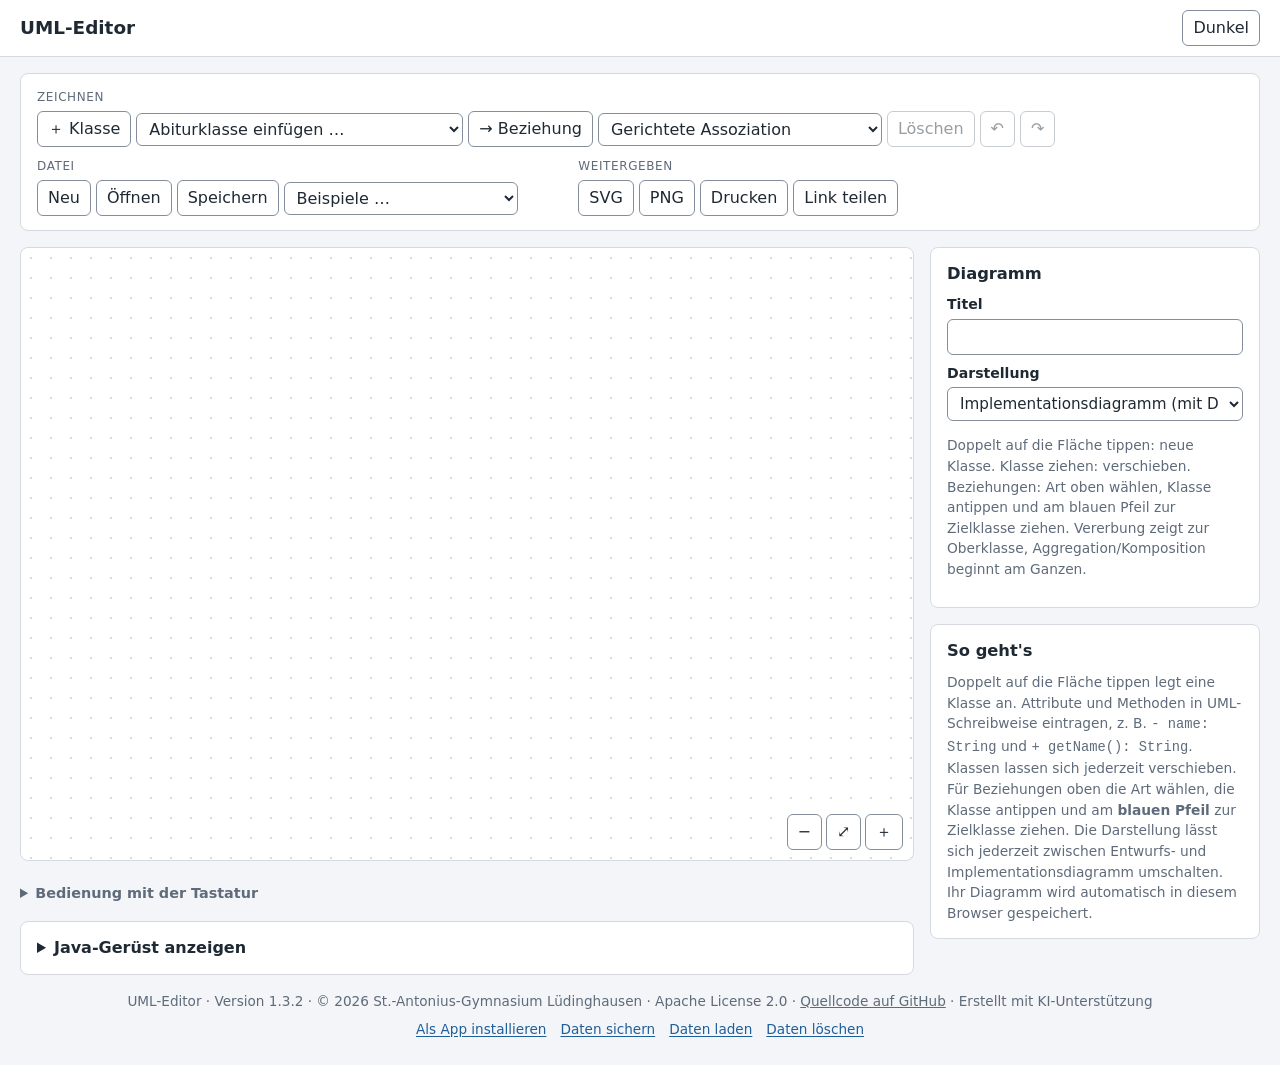
<file: werkzeuge/uml/index.html>
<!DOCTYPE html>
<!-- UML-Editor · Version 1.3.2 · SPDX-License-Identifier: Apache-2.0 · © 2026 St.-Antonius-Gymnasium Lüdinghausen -->
<html lang="de">
<head>
<meta charset="UTF-8">
<!-- pwa --><script src="pwa.js?v=ed9acd5190" data-tool="uml" data-name="UML-Editor" data-daten="ja" data-schluessel="browserwerkzeuge-uml"></script><!-- /pwa -->
<meta name="viewport" content="width=device-width, initial-scale=1.0">
<title>UML-Editor</title>
<link rel="icon" href="icons/icon.svg" type="image/svg+xml">
<style>
/* Grundlayout der Diagramm-Tools */
:root{--auf-akzent:#fff;--hinter:#f3f5f8;--flaeche:#fff;--text:#1f2933;--dezent:#5f6b7a;--rand:#d6dae0;--rand-feld:#858f9b;--akzent:#1f5f99;--akzent-hell:#e8f0f8;--linie:#1f2933;--gut:#15803d;--gut-hell:#dcfce7;--schlecht:#b91c1c;--schlecht-hell:#fee2e2;--warn:#b45309}
[data-design="dunkel"]{--auf-akzent:#0e131c;--hinter:#14181d;--flaeche:#1e242b;--text:#e6e9ed;--dezent:#9aa4b1;--rand:#343c46;--rand-feld:#7d8794;--akzent:#5aa0e6;--akzent-hell:#243447;--linie:#cfd5dc;--gut:#4ade80;--gut-hell:#14361f;--schlecht:#f87171;--schlecht-hell:#3b1717;--warn:#f59e0b}
*{box-sizing:border-box}
body{margin:0;font-family:system-ui,-apple-system,"Segoe UI",Roboto,Arial,sans-serif;background:var(--hinter);color:var(--text);line-height:1.5}
header{background:var(--flaeche);border-bottom:1px solid var(--rand)}
.kopf{max-width:1320px;margin:0 auto;padding:10px 20px;display:flex;gap:10px;align-items:center}
.kopf h1{font-size:1.15rem;margin:0;flex:1}
.kopf a{color:var(--akzent);text-decoration:none;font-size:.9rem}
main{max-width:1320px;margin:16px auto;padding:0 20px;display:grid;gap:16px;grid-template-columns:minmax(0,1fr) 330px;align-items:start}
section{background:var(--flaeche);border:1px solid var(--rand);border-radius:8px;padding:14px 16px}
h2{font-size:1.02rem;margin:0 0 8px}
button,select,input,textarea{font:inherit;color:var(--text)}
button{padding:5px 10px;border:1px solid var(--rand-feld);background:var(--flaeche);border-radius:6px;cursor:pointer;white-space:nowrap}
button:hover:not(:disabled){background:var(--akzent-hell)}
button:disabled{opacity:.45;cursor:default}
button.primaer,button.aktiv,button.primaer:hover:not(:disabled),button.aktiv:hover:not(:disabled){background:var(--akzent);border-color:var(--akzent);color:var(--auf-akzent)}
button.primaer:hover:not(:disabled),button.aktiv:hover:not(:disabled){filter:brightness(1.12)}
aside button{white-space:normal;text-align:left}
select{padding:5px 8px;border:1px solid var(--rand-feld);border-radius:6px;background:var(--flaeche)}
[hidden]{display:none!important}
.dezent{color:var(--dezent)}.klein{font-size:.86rem}
.werkzeuge{grid-column:1/-1;display:flex;flex-wrap:wrap;gap:10px 18px;align-items:flex-start}
.gruppe{display:flex;flex-wrap:wrap;gap:5px;align-items:center}
.gruppe>.titel{width:100%;font-size:.75rem;text-transform:uppercase;letter-spacing:.05em;color:var(--dezent)}
.spalte{display:grid;gap:16px;min-width:0}
aside{display:grid;gap:16px;position:sticky;top:12px}
.feld{display:grid;gap:3px;margin:8px 0}
.feld label{font-size:.88rem;font-weight:600}
.feld input,.feld textarea,.feld select{width:100%;padding:6px 8px;border:1px solid var(--rand-feld);border-radius:6px;background:var(--flaeche);font-family:ui-monospace,SFMono-Regular,Consolas,"Liberation Mono",monospace;font-size:.95rem}
.feld select{font-family:inherit}
.feld input:focus,.feld textarea:focus{outline:none;border-color:var(--akzent)}
.feld small{font-size:.8rem}
.haken{display:inline-flex;gap:6px;align-items:center;margin:4px 12px 4px 0;font-size:.92rem}
.zeile{display:flex;flex-wrap:wrap;gap:6px;align-items:center;margin:8px 0}
details summary{cursor:pointer;font-weight:600}
pre.code{margin:0;padding:10px 12px;background:var(--hinter);border:1px solid var(--rand);border-radius:6px;overflow:auto;font-size:.88rem;max-height:460px}
.hinweis{font-size:.82rem;color:var(--dezent);margin:8px 0 0}
table.tabelle{border-collapse:collapse;font-size:.9rem;margin:6px 0}
table.tabelle th,table.tabelle td{border:1px solid var(--rand);padding:3px 9px;text-align:center}
table.tabelle th{background:var(--hinter)}
.k-dialog{border:1px solid var(--rand);border-radius:10px;padding:18px 20px;max-width:min(520px,calc(100vw - 32px));background:var(--flaeche);color:var(--text)}
.k-dialog::backdrop{background:rgba(0,0,0,.35)}
.k-dialog p{margin:6px 0}
.k-knoepfe{display:flex;justify-content:flex-end;gap:8px;margin-top:14px}
.link-feld{width:100%;font-family:ui-monospace,monospace;font-size:.8rem;padding:6px;border:1px solid var(--rand);border-radius:6px;background:var(--hinter);word-break:break-all}
#meldung{position:fixed;left:50%;transform:translateX(-50%);bottom:16px;background:#1f2933;color:#fff;padding:10px 14px;border-radius:6px;max-width:min(420px,calc(100vw - 32px));z-index:10;box-shadow:0 6px 20px -8px rgba(0,0,0,.5)}
footer{max-width:1320px;margin:0 auto 24px;padding:0 20px;color:var(--dezent);font-size:.85rem;text-align:center}
footer a{color:inherit}
#druck{display:none}
/* Zeichenfläche (Automat, UML, ER) */
.leinwand{padding:0;overflow:hidden;position:relative}
.leinwand svg.zeichnung{display:block;width:100%;height:min(68vh,640px);touch-action:none;user-select:none;-webkit-user-select:none;background:var(--flaeche);background-image:radial-gradient(var(--rand) 1px,transparent 1px);background-size:20px 20px;border-radius:8px;cursor:grab}
.leinwand .zoom{position:absolute;right:10px;bottom:10px;display:flex;gap:4px}
.leinwand .zoom button{min-width:34px;background:var(--flaeche)}
.leinwand .modus-hinweis{position:absolute;left:10px;top:10px;font-size:.85rem;background:var(--akzent);color:var(--auf-akzent);border-radius:6px;padding:3px 10px;pointer-events:none}
svg.zeichnung .griff{cursor:crosshair}
svg.zeichnung .griff .griff-kreis{fill:var(--akzent)}
line.gummiband{stroke:var(--akzent);stroke-width:2;stroke-dasharray:5 4;pointer-events:none}
svg.zeichnung text{pointer-events:none}
svg.zeichnung [data-ziel] text.a-text,svg.zeichnung [data-ziel] text.u-halo{pointer-events:auto;cursor:pointer}
@media (max-width:900px){main{grid-template-columns:minmax(0,1fr)}aside{position:static;order:2}
  /* schmal: Eigenschaften direkt unter der Zeichenfläche */
  .spalte{display:contents}.spalte>*{order:3}.spalte>.leinwand,.spalte>.flaeche,.spalte>.instabil{order:1}}
@media print{body{background:#fff}header,main,footer,#meldung,.ap-leiste{display:none!important}#druck{display:block}#druck svg{max-width:100%;height:auto}}
/* Tastaturbedienung: nur vorgelesene Texte, Fokusrahmen auf der Zeichenfläche */
.nur-vorlesen{position:absolute!important;width:1px;height:1px;padding:0;margin:-1px;overflow:hidden;clip:rect(0 0 0 0);white-space:nowrap;border:0}
.zeichnung:focus{outline:none}
.zeichnung:focus-visible{outline:3px solid var(--akzent);outline-offset:2px}
.tastatur-hilfe{margin:6px 0 0;font-size:.9rem;color:var(--dezent)}
.tastatur-hilfe summary{cursor:pointer}
.tastatur-hilfe p{margin:4px 0 0}
@media print{.tastatur-hilfe{display:none}}
.tastatur-fokus{fill:none;stroke:var(--akzent);stroke-width:3;stroke-dasharray:7 4;pointer-events:none}
.tastatur-fokus.verbinden{stroke:var(--gut,#1e9e5a)}
@media print{.tastatur-fokus{display:none}}
/* schmale Bildschirme und Zoom: Auswahllisten nie breiter als ihr Platz; Kästchen gut treffbar */
select{max-width:100%}
input[type=checkbox],input[type=radio]{width:18px;height:18px}
input[type=range]{min-height:24px}
.gruppe{min-width:0;max-width:100%}
.gruppe select{min-width:0}
/* UML */
svg.zeichnung .u-kasten{fill:var(--flaeche);stroke:var(--linie)}
svg.zeichnung .u-trenn{stroke:var(--linie)}
svg.zeichnung .u-text{fill:var(--text)}
svg.zeichnung .u-halo{fill:var(--text);stroke:var(--flaeche)}
svg.zeichnung path.u-linie{stroke:var(--linie)}
svg.zeichnung polygon.u-hohl{fill:var(--flaeche);stroke:var(--linie)}
svg.zeichnung polygon.u-voll{fill:var(--linie);stroke:var(--linie)}
svg.zeichnung [data-knoten]{cursor:move}
svg.zeichnung [data-ziel^="b:"]{cursor:pointer}
svg.zeichnung .u-kasten.markiert{stroke:var(--akzent);stroke-width:3}
svg.zeichnung .u-kasten.verbinde{stroke:var(--akzent);stroke-width:3;stroke-dasharray:6 3}
svg.zeichnung path.markiert{stroke:var(--akzent);stroke-width:2.6}
svg.zeichnung polygon.markiert{stroke:var(--akzent)}
.zwei-felder{display:grid;grid-template-columns:1fr 1fr;gap:0 10px;align-items:end}
.feld textarea{white-space:pre;overflow-x:auto}
.code-leiste{display:flex;flex-wrap:wrap;gap:8px 14px;align-items:center;margin:10px 0}
</style>
<style id="quellcode-druck">@media print{a.quellcode::after{content:" (github.com/Schulwerkzeuge/browserwerkzeuge)"}}</style>
<!-- pwa -->
<link rel="manifest" href="manifest.webmanifest">
<link rel="apple-touch-icon" href="icons/apple-touch-icon.png">
<meta name="theme-color" content="#ffffff" media="(prefers-color-scheme: light)">
<meta name="theme-color" content="#14181d" media="(prefers-color-scheme: dark)">
<meta name="mobile-web-app-capable" content="yes">
<meta name="apple-mobile-web-app-capable" content="yes">
<meta name="apple-mobile-web-app-title" content="UML">
<meta name="apple-mobile-web-app-status-bar-style" content="default">
<!-- /pwa -->
</head>
<body>
<header>
  <div class="kopf">
    <h1>UML-Editor</h1>
    <a id="ruecklink" href="../" hidden>← Übersicht</a>
    <button type="button" id="btn-design">Dunkel</button>
  </div>
</header>

<main>
  <section class="werkzeuge" aria-label="Werkzeuge">
    <div class="gruppe">
      <span class="titel">Zeichnen</span>
      <button type="button" id="btn-klasse" title="Neue Klasse (oder doppelt auf die Fläche tippen)">＋ Klasse</button>
      <select id="abitur" aria-label="Abiturklasse einfügen"><option value="">Abiturklasse einfügen …</option></select>
      <button type="button" id="btn-verbinden" title="Beziehungen zeichnen: von Klasse zu Klasse ziehen">→ Beziehung</button>
      <select id="neue-art" aria-label="Art neuer Beziehungen"></select>
      <button type="button" id="btn-loeschen" title="Löschen (Entf)">Löschen</button>
      <button type="button" id="btn-rueck" title="Rückgängig (Strg+Z)">↶</button>
      <button type="button" id="btn-vor" title="Wiederholen (Strg+Y)">↷</button>
    </div>
    <div class="gruppe">
      <span class="titel">Datei</span>
      <button type="button" id="btn-neu">Neu</button>
      <button type="button" id="btn-oeffnen">Öffnen</button>
      <button type="button" id="btn-speichern">Speichern</button>
      <select id="beispiele" aria-label="Beispiel laden">
        <option value="">Beispiele …</option>
        <option value="praxis">Arztpraxis mit Queue</option>
        <option value="fahrzeuge">Vererbung (Fahrzeuge)</option>
        <option value="bibliothek">Bibliothek (Aggregation)</option>
      </select>
    </div>
    <div class="gruppe">
      <span class="titel">Weitergeben</span>
      <button type="button" id="btn-svg">SVG</button>
      <button type="button" id="btn-png">PNG</button>
      <button type="button" id="btn-drucken">Drucken</button>
      <button type="button" id="btn-teilen">Link teilen</button>
    </div>
  </section>

  <div class="spalte">
    <section class="leinwand">
      <svg class="zeichnung" id="zeichnung" role="group" aria-label="Klassendiagramm"><g class="welt"></g></svg>
      <div class="modus-hinweis" id="modus-hinweis" hidden></div>
      <div class="zoom"><button type="button" id="zoom-minus" title="Verkleinern">−</button><button type="button" id="zoom-passend" title="Alles zeigen">⤢</button><button type="button" id="zoom-plus" title="Vergrößern">＋</button></div>
    </section>

    <section>
      <details id="code-bereich">
        <summary>Java-Gerüst anzeigen</summary>
        <div class="code-leiste"><button type="button" id="btn-code-kopieren">Kopieren</button></div>
        <pre class="code" id="code-text"></pre>
        <p class="hinweis">Aus Attributen, Methoden, Vererbung und Implementierung entsteht ein Klassengerüst. Rollennamen an gerichteten Beziehungen werden zu Attributen,
          bei Kardinalität * als <code>List&lt;…&gt;</code> der Abiturklassen. Methodenrümpfe bleiben leer bzw. liefern einen Standardwert.</p>
      </details>
    </section>
  </div>

  <aside>
    <section id="eigenschaften" aria-live="polite"></section>
    <section class="klein dezent">
      <h2 style="color:var(--text)">So geht's</h2>
      Doppelt auf die Fläche tippen legt eine Klasse an. Attribute und Methoden in UML-Schreibweise eintragen, z. B. <code>- name: String</code> und
      <code>+ getName(): String</code>. Klassen lassen sich jederzeit verschieben. Für Beziehungen oben die Art wählen, die Klasse antippen und am <strong>blauen Pfeil</strong> zur Zielklasse ziehen.
      Die Darstellung lässt sich jederzeit zwischen Entwurfs- und Implementationsdiagramm umschalten. Ihr Diagramm wird automatisch in diesem Browser gespeichert.
    </section>
  </aside>
</main>

<footer>
  UML-Editor · Version 1.3.2 · © 2026 St.-Antonius-Gymnasium Lüdinghausen · Apache License 2.0 · <a class="quellcode" href="https://github.com/Schulwerkzeuge/browserwerkzeuge" target="_blank" rel="noopener">Quellcode auf GitHub</a> · Erstellt mit KI-Unterstützung<!-- rechtliches --><!-- /rechtliches -->
</footer>

<div id="druck"></div>
<div id="meldung" role="status" hidden></div>
<script>
/* ==== diagramm-kern: Anfang – gemeinsamer Teil aller Diagramm-Werkzeuge, hier nicht ändern ==== */
/* Browserwerkzeuge · Diagrammkern · Version 1.6.0 · SPDX-License-Identifier: Apache-2.0 · © 2026 St.-Antonius-Gymnasium Lüdinghausen
 *
 * Gemeinsame Bausteine der Diagramm-Tools (Struktogramm, Automat, UML …):
 * Design, Meldungen, Rückgängig, Dateien, SVG/PNG-Export, Teilen per Link, Textmessung.
 * Alles läuft lokal im Browser – es wird nichts an einen Server geschickt.
 * Der Kern steht in jedem Diagramm-Werkzeug zwischen den Markierungen „diagramm-kern“ und ist überall gleich.
 * Änderungen bitte nicht in einem einzelnen Werkzeug vornehmen, sondern als Issue melden.
 */
"use strict";
const Kern = (() => {
  const $ = id => document.getElementById(id);
  const DESIGN = "browserwerkzeuge-theme";                    // gemeinsam mit allen Tools: "dark" / "light"
  const istIOS = /iPad|iPhone|iPod/.test(navigator.userAgent) ||
                 (navigator.platform === "MacIntel" && navigator.maxTouchPoints > 1);

  const esc = t => String(t).replace(/[&<>"']/g, z => ({ "&": "&amp;", "<": "&lt;", ">": "&gt;", '"': "&quot;", "'": "&#39;" }[z]));

  /* ---------------------------------------------------------------- Design */
  function design(knopfId) {
    const setze = d => {
      document.documentElement.dataset.design = d;
      if ($(knopfId)) $(knopfId).textContent = d === "dunkel" ? "Hell" : "Dunkel";
    };
    let gespeichert = null;
    try { gespeichert = localStorage.getItem(DESIGN); } catch (e) { /* ohne Speicher */ }
    const system = matchMedia("(prefers-color-scheme: dark)");
    setze((gespeichert ? gespeichert === "dark" : system.matches) ? "dunkel" : "hell");
    system.addEventListener("change", ev => {                 // Systemdesign folgen, solange nichts gewählt wurde
      let gewaehlt = null; try { gewaehlt = localStorage.getItem(DESIGN); } catch (e) { /* ohne Speicher */ }
      if (!gewaehlt) setze(ev.matches ? "dunkel" : "hell");
    });
    if ($(knopfId)) $(knopfId).addEventListener("click", () => {
      const neu = document.documentElement.dataset.design === "dunkel" ? "hell" : "dunkel";
      setze(neu);
      try { localStorage.setItem(DESIGN, neu === "dunkel" ? "dark" : "light"); } catch (e) { /* ohne Folgen */ }
    });
  }

  /* ---------------------------------------------------------------- Geladene Daten bereinigen
   * Dateien und geteilte Links stammen von außen: Texte bleiben Texte, Zahlen Zahlen, IDs harmlos. */
  const pruefe = {
    text: v => typeof v === "string" ? v.slice(0, 5000) : v == null ? "" : String(v).slice(0, 5000),
    zahl: (v, d = 0, min = -1e6, max = 1e6) => { const n = +v; return Number.isFinite(n) ? Math.min(max, Math.max(min, n)) : d; },
    id: v => typeof v === "string" && /^[\w-]{1,40}$/.test(v),
    wahl: (v, erlaubt, d) => erlaubt.includes(v) ? v : d,
    liste: v => Array.isArray(v) ? v.filter(x => x && typeof x === "object") : []
  };

  /* ---------------------------------------------------------------- Meldung */
  let meldungTimer = null;
  function meldung(text) {
    let m = $("meldung");
    if (!m) { m = document.createElement("div"); m.id = "meldung"; m.setAttribute("role", "status"); document.body.appendChild(m); }
    m.textContent = text; m.hidden = false;
    clearTimeout(meldungTimer);
    meldungTimer = setTimeout(() => { m.hidden = true; }, 3500);
  }

  // Kurze Ansage für Screenreader (unsichtbar), z. B. welches Element gerade gewählt ist
  let ansageTimer = null;
  function ansage(text) {
    let a = $("k-ansage");
    if (!a) {
      a = document.createElement("div"); a.id = "k-ansage"; a.className = "nur-vorlesen";
      a.setAttribute("aria-live", "polite"); a.setAttribute("aria-atomic", "true"); document.body.appendChild(a);
    }
    clearTimeout(ansageTimer);
    a.textContent = "";                              // gleicher Text zweimal hintereinander wird sonst nicht vorgelesen
    ansageTimer = setTimeout(() => { a.textContent = text; }, 30);
  }

  /* ---------------------------------------------------------------- Rückgängig / Wiederholen */
  class Verlauf {
    constructor(holen, setzen, max = 200) { this.holen = holen; this.setzen = setzen; this.max = max; this.zurueck = []; this.vor = []; }
    merke() {                                    // VOR einer Änderung aufrufen
      const stand = this.holen();
      if (this.zurueck[this.zurueck.length - 1] === stand) return;
      this.zurueck.push(stand);
      if (this.zurueck.length > this.max) this.zurueck.shift();
      this.vor = [];
    }
    rueckgaengig() { if (!this.zurueck.length) return false; this.vor.push(this.holen()); this.setzen(this.zurueck.pop()); return true; }
    wiederholen() { if (!this.vor.length) return false; this.zurueck.push(this.holen()); this.setzen(this.vor.pop()); return true; }
    leeren() { this.zurueck = []; this.vor = []; }
  }

  /* ---------------------------------------------------------------- Speicher */
  let speicherGewarnt = false;                      // Hinweis auf Speicherprobleme nur einmal je Sitzung
  const benutzt = new Set();                         // Einträge, die dieser Tab liest oder schreibt
  // Derselbe Eintrag in einem anderen Tab geändert: Hinweis, statt beim nächsten Speichern stillschweigend zu überschreiben
  window.addEventListener("storage", e => {
    if (e.key && benutzt.has(e.key))
      meldung("Dieses Diagramm wurde in einem anderen Tab geändert. Zum Übernehmen die Seite neu laden – sonst überschreibt dieser Tab den Stand beim nächsten Speichern.");
  });
  const speicher = {
    lies(schluessel) { benutzt.add(schluessel); try { return JSON.parse(localStorage.getItem(schluessel)); } catch (e) { return null; } },
    schreib(schluessel, wert) {
      benutzt.add(schluessel);
      try { localStorage.setItem(schluessel, JSON.stringify(wert)); speicherGewarnt = false; return true; }
      catch (e) {
        if (!speicherGewarnt) {
          speicherGewarnt = true;
          meldung("Achtung: Der Stand kann in diesem Browser nicht gespeichert werden (Speicher voll oder gesperrt). Bitte über „Speichern“ als Datei sichern.");
        }
        return false;
      }
    }
  };

  /* ---------------------------------------------------------------- Dateien */
  async function speichereDatei(name, inhalt, typ) {
    const datei = new File([inhalt], name, { type: typ });
    if (istIOS && navigator.canShare && navigator.canShare({ files: [datei] })) {
      try { await navigator.share({ files: [datei], title: name }); return; }
      catch (e) { if (e && e.name === "AbortError") return; }
    }
    const a = document.createElement("a");
    a.href = URL.createObjectURL(datei); a.download = name;
    document.body.appendChild(a); a.click(); a.remove();
    setTimeout(() => URL.revokeObjectURL(a.href), 10000);
  }

  function oeffneDatei(accept) {
    return new Promise(fertig => {
      const e = document.createElement("input");
      e.type = "file"; e.accept = istIOS ? "" : accept;      // iOS kennt eigene Dateiendungen nicht und graut sie sonst aus
      e.addEventListener("change", async () => {
        const d = e.files && e.files[0];
        fertig(d ? { name: d.name, text: await d.text() } : null);
      });
      e.click();
    });
  }

  function dateiname(text, endung) {
    const basis = String(text || "").replace(/\(.*$/, "").trim()
      .replace(/[äÄ]/g, "ae").replace(/[öÖ]/g, "oe").replace(/[üÜ]/g, "ue").replace(/ß/g, "ss")
      .replace(/[^\w-]+/g, "-").replace(/^-+|-+$/g, "").slice(0, 60);
    return (basis || "diagramm") + "." + endung;
  }

  /* ---------------------------------------------------------------- Export */
  function exportiereSVG(svgText, name) {
    return speichereDatei(name, '<?xml version="1.0" encoding="UTF-8"?>\n' + svgText, "image/svg+xml");
  }

  function svgZuCanvas(svgText, breite, hoehe, skala = 2) {
    return new Promise((fertig, fehler) => {
      const bild = new Image();
      bild.onload = () => {
        const c = document.createElement("canvas");
        c.width = Math.ceil(breite * skala); c.height = Math.ceil(hoehe * skala);
        const ctx = c.getContext("2d");
        ctx.fillStyle = "#fff"; ctx.fillRect(0, 0, c.width, c.height);
        ctx.drawImage(bild, 0, 0, c.width, c.height);
        fertig(c);
      };
      bild.onerror = () => fehler(new Error("SVG konnte nicht gezeichnet werden"));
      bild.src = "data:image/svg+xml;charset=utf-8," + encodeURIComponent(svgText);
    });
  }

  async function exportierePNG(svgText, breite, hoehe, name) {
    const c = await svgZuCanvas(svgText, breite, hoehe, 2);
    const blob = await new Promise(f => c.toBlob(f, "image/png"));
    return speichereDatei(name, blob, "image/png");
  }

  async function kopiere(text) {
    try { await navigator.clipboard.writeText(text); return true; }
    catch (e) {
      const t = document.createElement("textarea");
      t.value = text; t.style.position = "fixed"; t.style.opacity = "0";
      document.body.appendChild(t); t.select();
      let ok = false; try { ok = document.execCommand("copy"); } catch (e2) { ok = false; }
      t.remove(); return ok;
    }
  }

  /* ---------------------------------------------------------------- Teilen per Link
   * Der Inhalt steckt komprimiert im #-Teil der Adresse. Dieser Teil wird vom Browser
   * nie an den Server geschickt – geteilt wird also nur zwischen den Geräten. */
  const b64url = bytes => { let s = ""; bytes.forEach(b => { s += String.fromCharCode(b); }); return btoa(s).replace(/\+/g, "-").replace(/\//g, "_").replace(/=+$/, ""); };
  const vonB64url = text => { const s = atob(text.replace(/-/g, "+").replace(/_/g, "/")); return Uint8Array.from(s, z => z.charCodeAt(0)); };

  async function strom(bytes, art) {
    const s = new Blob([bytes]).stream().pipeThrough(art);
    return new Uint8Array(await new Response(s).arrayBuffer());
  }

  async function kodiere(objekt) {
    const roh = new TextEncoder().encode(JSON.stringify(objekt));
    if (typeof CompressionStream === "function") {
      try { return "z" + b64url(await strom(roh, new CompressionStream("deflate-raw"))); } catch (e) { /* unkomprimiert */ }
    }
    return "j" + b64url(roh);
  }

  // Entpacken mit Obergrenze: Ein kurzer Link darf nicht zu Hunderten Megabyte aufgeblasen werden
  const MAX_ENTPACKT = 8 * 1024 * 1024;
  async function entpacke(bytes) {
    const leser = new Blob([bytes]).stream().pipeThrough(new DecompressionStream("deflate-raw")).getReader();
    const teile = []; let laenge = 0;
    for (;;) {
      const { done, value } = await leser.read();
      if (done) break;
      laenge += value.length;
      if (laenge > MAX_ENTPACKT) { leser.cancel().catch(() => {}); throw new Error("Link zu groß"); }
      teile.push(value);
    }
    const roh = new Uint8Array(laenge); let pos = 0;
    for (const t of teile) { roh.set(t, pos); pos += t.length; }
    return roh;
  }

  async function dekodiere(text) {
    const art = text[0], daten = vonB64url(text.slice(1));
    const roh = art === "z" ? await entpacke(daten) : daten;
    if (roh.length > MAX_ENTPACKT) throw new Error("Link zu groß");
    return JSON.parse(new TextDecoder().decode(roh));
  }

  /* ---------------------------------------------------------------- Textmessung & Umbruch */
  const messCanvas = document.createElement("canvas").getContext("2d");
  function textBreite(text, schrift) { messCanvas.font = schrift; return messCanvas.measureText(text).width; }

  function umbrechen(text, breite, schrift) {
    const zeilen = [];
    String(text || "").split("\n").forEach(absatz => {
      const woerter = absatz.split(/(\s+)/).filter(w => w.length);
      let zeile = "";
      woerter.forEach(wort => {
        const probe = zeile + wort;
        if (!zeile || textBreite(probe.trimEnd(), schrift) <= breite) { zeile = probe; return; }
        zeilen.push(zeile.trimEnd());
        zeile = /^\s+$/.test(wort) ? "" : wort;
        // sehr lange Wörter hart trennen
        while (textBreite(zeile, schrift) > breite && zeile.length > 1) {
          let n = zeile.length - 1;
          while (n > 1 && textBreite(zeile.slice(0, n), schrift) > breite) n--;
          zeilen.push(zeile.slice(0, n)); zeile = zeile.slice(n);
        }
      });
      zeilen.push(zeile.trimEnd());
    });
    return zeilen.length ? zeilen : [""];
  }

  /* ---------------------------------------------------------------- Dialog */
  function dialog(titel, html, aktionen) {
    const d = document.createElement("dialog");
    d.className = "k-dialog";
    d.innerHTML = `<h2>${esc(titel)}</h2>${html}<div class="k-knoepfe"></div>`;
    aktionen.forEach(a => {
      const b = document.createElement("button");
      b.type = "button"; b.textContent = a.text;
      if (a.primaer) b.className = "primaer";
      b.addEventListener("click", () => { d.close(); if (a.aktion) a.aktion(d); });
      d.querySelector(".k-knoepfe").appendChild(b);
    });
    d.addEventListener("close", () => d.remove());
    document.body.appendChild(d);
    if (typeof d.showModal === "function") d.showModal(); else d.setAttribute("open", "");
    return d;
  }

  /* ---------------------------------------------------------------- Zeichenfläche (Automat, UML, ER …)
   * <svg> mit <g class="welt">. Elemente mit data-ziel="…" sind antippbar, zusätzlich
   * data-knoten (verbindbar) und data-ziehbar (verschiebbar). Hintergrund ziehen = verschieben,
   * Mausrad oder zwei Finger = zoomen. Verbinden: am Griff (data-griff="Knoten-ID") zum Ziel ziehen
   * oder Griff und dann Ziel antippen; im Modus „verbinden“ geht das auch direkt vom Knoten aus.
   * Tastatur (Fläche fokussiert): Pfeiltasten wählen das nächste Element in dieser Richtung, Bild↑/Bild↓ der Reihe
   * nach (auch Verbindungen), Umschalt+Pfeil verschiebt, Eingabe bearbeitet, V verbindet, N legt neu an,
   * + / − / 0 zoomen bzw. passen ein, Entf löscht (im Tool), Esc bricht ab. */
  class Flaeche {
    constructor(svg, o) {
      this.svg = svg; this.o = o; this.tx = 40; this.ty = 40; this.s = 1;
      this.welt = svg.querySelector(".welt");
      this.band = document.createElementNS("http://www.w3.org/2000/svg", "line");
      this.band.setAttribute("class", "gummiband"); this.band.style.display = "none";
      svg.appendChild(this.band);
      this.zeiger = new Map(); this.aktion = null; this.letzterKlick = null; this.verbindeVon = null;
      svg.addEventListener("pointerdown", e => { this.mitTastatur = false; this.zeigeFokus(); this.runter(e); });
      svg.addEventListener("pointermove", e => this.bewege(e));
      svg.addEventListener("pointerup", e => this.hoch(e));
      svg.addEventListener("pointercancel", e => {
        this.zeiger.delete(e.pointerId);
        if (this.aktion && this.aktion.bewegt && this.aktion.art === "ziehen" && this.o.onZiehEnde) this.o.onZiehEnde(this.aktion.ziel);
        this.aktion = null; this.pinch = null; this.band.style.display = "none";
      });
      // Mausrad/Trackpad: mit Strg (oder Trackpad-Pinch) zoomen, sonst verschieben
      svg.addEventListener("wheel", e => {
        e.preventDefault();
        const faktor = e.deltaMode === 1 ? 16 : e.deltaMode === 2 ? 400 : 1;
        if (e.ctrlKey || e.metaKey) this.zoom(Math.exp(-e.deltaY * faktor * 0.01), e.clientX, e.clientY);
        else { this.tx -= e.deltaX * faktor; this.ty -= e.deltaY * faktor; this.setze(); }
      }, { passive: false });
      this.richteTastaturEin();
      this.setze();
    }
    setze() {
      this.welt.setAttribute("transform", `translate(${this.tx} ${this.ty}) scale(${this.s})`);
      if (this.s !== this.letzteS) { this.letzteS = this.s; if (this.o.onZoom) this.o.onZoom(this.s); }
      this.zeigeFokus();
    }
    inhalt(html) { this.welt.innerHTML = html; this.zeigeFokus(); }
    punkt(cx, cy) { const r = this.svg.getBoundingClientRect(); return { x: (cx - r.left - this.tx) / this.s, y: (cy - r.top - this.ty) / this.s }; }
    zoom(f, cx, cy) {
      const r = this.svg.getBoundingClientRect();
      if (cx === undefined) { cx = r.left + r.width / 2; cy = r.top + r.height / 2; }
      const neu = Math.min(4, Math.max(0.2, this.s * f)), px = cx - r.left, py = cy - r.top;
      this.tx = px - (px - this.tx) * neu / this.s; this.ty = py - (py - this.ty) * neu / this.s; this.s = neu; this.setze();
    }
    einpassen(rand = 30) {
      const b = this.welt.getBBox(), r = this.svg.getBoundingClientRect();
      if (!b.width || !r.width) { this.tx = 40; this.ty = 40; this.s = 1; return this.setze(); }
      this.s = Math.min(1.5, (r.width - 2 * rand) / b.width, (r.height - 2 * rand) / b.height);
      this.tx = (r.width - b.width * this.s) / 2 - b.x * this.s; this.ty = (r.height - b.height * this.s) / 2 - b.y * this.s; this.setze();
    }
    mitte() { const r = this.svg.getBoundingClientRect(); return this.punkt(r.left + r.width / 2, r.top + r.height / 2); }
    ziel(el) {
      const t = el && el.closest && el.closest("[data-ziel]");
      return t ? { id: t.dataset.ziel, knoten: t.hasAttribute("data-knoten"), ziehbar: t.hasAttribute("data-ziehbar"), el: t } : null;
    }
    knotenMitte(z) {
      const el = this.welt.querySelector(`[data-ziel="${CSS.escape(z.id)}"]`) || this.welt.querySelector(`[data-griff="${CSS.escape(z.id)}"]`);
      if (!el) return null; const b = el.getBBox(); return { x: b.x + b.width / 2, y: b.y + b.height / 2 };
    }
    naechsterGriff(cx, cy, max) {
      let best = null;
      this.welt.querySelectorAll("[data-griff]").forEach(el => {
        const b = el.getBoundingClientRect(), d = Math.hypot(b.left + b.width / 2 - cx, b.top + b.height / 2 - cy);
        if (d <= max && (!best || d < best.abstand)) best = { el, abstand: d };
      });
      return best;
    }
    setzeVerbindeVon(z) { this.verbindeVon = z; if (this.o.onVerbindeStart) this.o.onVerbindeStart(z); }
    runter(e) {
      if (e.button > 0) return;
      this.svg.setPointerCapture(e.pointerId);
      this.zeiger.set(e.pointerId, { x: e.clientX, y: e.clientY });
      if (this.zeiger.size === 2) {
        const [a, b] = [...this.zeiger.values()];
        this.pinch = { d: Math.hypot(a.x - b.x, a.y - b.y), s: this.s, mx: (a.x + b.x) / 2, my: (a.y + b.y) / 2, tx: this.tx, ty: this.ty };
        if (this.aktion && this.aktion.bewegt && this.aktion.art === "ziehen" && this.o.onZiehEnde) this.o.onZiehEnde(this.aktion.ziel);
        this.aktion = null; this.band.style.display = "none"; return;
      }
      let griff = e.target.closest && e.target.closest("[data-griff]");
      if (!griff && e.pointerType !== "mouse") {                // Finger: nahe Anschlüsse großzügig treffen
        const nah = this.naechsterGriff(e.clientX, e.clientY, 22);
        if (nah && (!this.ziel(e.target) || nah.abstand <= 12)) griff = nah.el;
      }
      const z = griff ? { id: griff.dataset.griff, knoten: true, ziehbar: false, griff: true } : this.ziel(e.target);
      const modus = this.o.modus ? this.o.modus() : "auswahl";
      const art = griff || (modus === "verbinden" && z && z.knoten) ? "verbinden" : z && z.ziehbar ? "ziehen" : "schieben";
      this.aktion = { art, ziel: z, sx: e.clientX, sy: e.clientY, tx: this.tx, ty: this.ty, bewegt: false, letzte: this.punkt(e.clientX, e.clientY) };
    }
    bewege(e) {
      if (!this.zeiger.has(e.pointerId)) return;
      this.zeiger.set(e.pointerId, { x: e.clientX, y: e.clientY });
      if (this.pinch && this.zeiger.size === 2) {
        const [a, b] = [...this.zeiger.values()], p = this.pinch, r = this.svg.getBoundingClientRect();
        const neu = Math.min(4, Math.max(0.2, p.s * Math.hypot(a.x - b.x, a.y - b.y) / (p.d || 1)));
        const mx = (a.x + b.x) / 2 - r.left, my = (a.y + b.y) / 2 - r.top, m0x = p.mx - r.left, m0y = p.my - r.top;
        this.tx = mx - (m0x - p.tx) * neu / p.s; this.ty = my - (m0y - p.ty) * neu / p.s; this.s = neu; this.setze(); return;
      }
      const a = this.aktion; if (!a) return;
      if (!a.bewegt && Math.hypot(e.clientX - a.sx, e.clientY - a.sy) < 5) return;
      if (!a.bewegt) { a.bewegt = true; if (a.art === "ziehen" && this.o.onZiehStart) this.o.onZiehStart(a.ziel); }
      if (a.art === "ziehen") {
        const p = this.punkt(e.clientX, e.clientY);
        this.o.onZiehen(a.ziel, p.x - a.letzte.x, p.y - a.letzte.y, p); a.letzte = p;
      } else if (a.art === "schieben") {
        this.tx = a.tx + e.clientX - a.sx; this.ty = a.ty + e.clientY - a.sy; this.setze();
      } else if (a.art === "verbinden") {
        const m = this.knotenMitte(a.ziel), p = this.punkt(e.clientX, e.clientY);
        if (!m) return;
        const t = v => v * this.s;
        this.band.setAttribute("x1", t(m.x) + this.tx); this.band.setAttribute("y1", t(m.y) + this.ty);
        this.band.setAttribute("x2", t(p.x) + this.tx); this.band.setAttribute("y2", t(p.y) + this.ty);
        this.band.style.display = "";
      }
    }
    hoch(e) {
      this.zeiger.delete(e.pointerId);
      if (this.pinch) { if (!this.zeiger.size) this.pinch = null; this.aktion = null; return; }
      const a = this.aktion; this.aktion = null; if (!a) return;
      const p = this.punkt(e.clientX, e.clientY);
      if (!a.bewegt) {                               // Antippen (mit eigener Doppelklick-Erkennung)
        const jetzt = performance.now(), l = this.letzterKlick;
        const doppel = l && jetzt - l.t < 400 && Math.hypot(e.clientX - l.x, e.clientY - l.y) < 12 && (l.id || "") === (a.ziel ? a.ziel.id : "");
        this.letzterKlick = doppel ? null : { t: jetzt, x: e.clientX, y: e.clientY, id: a.ziel ? a.ziel.id : "" };
        const modus = this.o.modus ? this.o.modus() : "auswahl";
        if (a.ziel && a.ziel.griff) {                                         // Griff antippen
          if (this.verbindeVon && this.verbindeVon.id !== a.ziel.id) { const von = this.verbindeVon; this.setzeVerbindeVon(null); this.o.onVerbinde(von.id, a.ziel.id); }
          else this.setzeVerbindeVon(this.verbindeVon ? null : a.ziel);          // erneut antippen = abbrechen
          return;
        }
        if ((modus === "verbinden" || this.verbindeVon) && a.ziel && a.ziel.knoten) {
          if (this.verbindeVon) { const von = this.verbindeVon; this.setzeVerbindeVon(null); this.o.onVerbinde(von.id, a.ziel.id); }
          else this.setzeVerbindeVon(a.ziel);
          return;
        }
        if (this.verbindeVon) { this.setzeVerbindeVon(null); if (!a.ziel) return; }   // abbrechen
        this.fokus = a.ziel ? a.ziel.id : null;
        if (doppel && this.o.onDoppel) this.o.onDoppel(a.ziel, p);
        else if (this.o.onKlick) this.o.onKlick(a.ziel, p);
        return;
      }
      if (a.art === "ziehen" && this.o.onZiehEnde) this.o.onZiehEnde(a.ziel);
      if (a.art === "verbinden") {
        this.band.style.display = "none";
        const el = document.elementFromPoint(e.clientX, e.clientY);
        let g = el && el.closest && el.closest("[data-griff]");
        if (!g && e.pointerType !== "mouse" && !(this.ziel(el) || {}).knoten) { const nah = this.naechsterGriff(e.clientX, e.clientY, 22); if (nah) g = nah.el; }
        const unten = g ? { id: g.dataset.griff, knoten: true } : this.ziel(el);
        if (unten && unten.knoten) { this.setzeVerbindeVon(null); this.o.onVerbinde(a.ziel.id, unten.id); }
      }
    }

    /* ---------- Tastatur */
    richteTastaturEin() {
      const svg = this.svg;
      this.fokus = null; this.mitTastatur = false; this.tVerbinden = null;
      svg.setAttribute("tabindex", "0");
      svg.setAttribute("role", "application");
      svg.setAttribute("aria-roledescription", "Zeichenfläche");
      // Sichtbare Kurzhilfe unter der Fläche (zugeklappt); Screenreader bekommen den Text als Beschreibung
      const kasten = document.createElement("details"), titel = document.createElement("summary");
      kasten.className = "tastatur-hilfe"; titel.textContent = "Bedienung mit der Tastatur";
      const hilfe = document.createElement("p");
      hilfe.id = (svg.id || "flaeche") + "-tastatur";
      hilfe.textContent = "Pfeiltasten: Element wählen. Bild auf, Bild ab: alle Elemente der Reihe nach. Umschalt und Pfeiltaste: verschieben. " +
        "Eingabetaste: bearbeiten. V: verbinden. N: neues Element. Entfernen: löschen. Plus, Minus, Null: zoomen. " +
        "Escape: abbrechen oder aus den Eigenschaften zurück zur Zeichenfläche.";
      kasten.append(titel, hilfe);
      (svg.closest(".leinwand") || svg).after(kasten);
      svg.setAttribute("aria-describedby", hilfe.id);
      this.ring = document.createElementNS("http://www.w3.org/2000/svg", "rect");
      this.ring.setAttribute("class", "tastatur-fokus"); this.ring.setAttribute("rx", "6"); this.ring.style.display = "none";
      svg.appendChild(this.ring);
      svg.addEventListener("keydown", e => this.taste(e));
      svg.addEventListener("focus", () => { if (this.mitTastatur) this.zeigeFokus(); });
      svg.addEventListener("blur", () => { this.ring.style.display = "none"; });
      // Esc in einem Eingabefeld der Eigenschaften führt zurück auf die Zeichenfläche
      document.addEventListener("keydown", e => {
        if (e.key !== "Escape" || !this.mitTastatur || document.querySelector("dialog[open]")) return;
        const a = document.activeElement;
        if (a && a !== svg && a.closest && a.closest("#eigenschaften")) { e.preventDefault(); e.stopPropagation(); svg.focus(); this.zeigeFokus(); }
      }, true);
    }
    // Was gerade mit der Tastatur erreichbar ist: Elemente – beim Verbinden Knoten und Anschlüsse
    tZiele() {
      const liste = [], gesehen = new Set();
      const dazu = (el, id, knoten, ziehbar, griff) => { if (id && !gesehen.has(id)) { gesehen.add(id); liste.push({ el, id, knoten, ziehbar, griff }); } };
      const v = this.tVerbinden;
      if (v && v.schritt === "von") {
        v.anschluesse.forEach(id => { const el = this.welt.querySelector(`[data-griff="${CSS.escape(id)}"]`); if (el) dazu(el, id, true, false, true); });
        return liste;
      }
      this.welt.querySelectorAll("[data-ziel], [data-griff]").forEach(el => {
        if (el.hasAttribute("data-griff")) { if (v && this.o.anschluesse) dazu(el, el.dataset.griff, true, false, true); return; }
        if (v && !el.hasAttribute("data-knoten")) return;
        dazu(el, el.dataset.ziel, el.hasAttribute("data-knoten"), el.hasAttribute("data-ziehbar"), false);
      });
      return liste;
    }
    tElement(id) {
      if (!id) return null;
      return this.welt.querySelector(`[data-ziel="${CSS.escape(id)}"]`) || this.welt.querySelector(`[data-griff="${CSS.escape(id)}"]`);
    }
    zeigeFokus() {
      if (!this.ring) return;
      const el = this.mitTastatur && document.activeElement === this.svg ? this.tElement(this.fokus) : null;
      if (!el) { this.ring.style.display = "none"; return; }
      const r = el.getBoundingClientRect(), f = this.svg.getBoundingClientRect(), rand = 5;
      this.ring.setAttribute("x", r.left - f.left - rand); this.ring.setAttribute("y", r.top - f.top - rand);
      this.ring.setAttribute("width", r.width + 2 * rand); this.ring.setAttribute("height", r.height + 2 * rand);
      this.ring.classList.toggle("verbinden", !!this.tVerbinden);
      this.ring.style.display = "";
    }
    beschreibe(id) {
      const text = this.o.beschreibe ? this.o.beschreibe(id) : "";
      if (text) return text;
      const el = this.tElement(id);
      return (el && (el.getAttribute("aria-label") || el.textContent.replace(/\s+/g, " ").trim())) || "Element";
    }
    // Ausgewähltes Element sichtbar machen, falls es außerhalb liegt
    insBild(el) {
      const r = el.getBoundingClientRect(), f = this.svg.getBoundingClientRect();
      if (r.left >= f.left && r.right <= f.right && r.top >= f.top && r.bottom <= f.bottom) return;
      this.tx += f.left + f.width / 2 - (r.left + r.width / 2); this.ty += f.top + f.height / 2 - (r.top + r.height / 2); this.setze();
    }
    tWaehle(z, ansagen = true) {
      this.fokus = z ? z.id : null;
      if (!this.tVerbinden) {
        const waehle = this.o.onWaehle || this.o.onKlick;
        if (waehle) waehle(z ? { id: z.id, knoten: z.knoten, ziehbar: z.ziehbar, el: z.el } : null, this.mitte());
      }
      const el = this.tElement(this.fokus);
      if (el) this.insBild(el);
      this.zeigeFokus();
      if (ansagen && z) ansage((this.tVerbinden ? (this.tVerbinden.schritt === "von" ? "Anschluss: " : "Verbinden mit: ") : "") + this.beschreibe(z.id));
    }
    tNaechstes(richtung) {                           // richtung: [dx, dy] für Pfeiltasten, +1/−1 für Bild↑/↓
      const ziele = this.tZiele();
      if (!ziele.length) { ansage(this.tVerbinden ? "Kein mögliches Ziel." : "Die Zeichenfläche ist leer. N legt ein neues Element an."); return; }
      const i = ziele.findIndex(z => z.id === this.fokus);
      if (i < 0) { this.tWaehle(ziele[0]); return; }
      if (typeof richtung === "number") { this.tWaehle(ziele[(i + richtung + ziele.length) % ziele.length]); return; }
      const mitte = el => { const r = el.getBoundingClientRect(); return [r.left + r.width / 2, r.top + r.height / 2]; };
      const [cx, cy] = mitte(ziele[i].el), [dx, dy] = richtung;
      let best = null;
      ziele.forEach((z, j) => {
        if (j === i) return;
        const [x, y] = mitte(z.el), vor = (x - cx) * dx + (y - cy) * dy, quer = Math.abs((x - cx) * dy - (y - cy) * dx);
        if (vor <= 1) return;
        const wert = vor + 2 * quer;
        if (!best || wert < best.wert) best = { z, wert };
      });
      if (best) this.tWaehle(best.z); else ansage("In dieser Richtung liegt kein weiteres Element.");
    }
    taste(e) {
      if (e.target !== this.svg || e.ctrlKey || e.metaKey) return;   // Strg-Kürzel (Rückgängig …) erledigt das Tool
      this.mitTastatur = true;
      const k = e.key, PFEIL = { ArrowLeft: [-1, 0], ArrowRight: [1, 0], ArrowUp: [0, -1], ArrowDown: [0, 1] };
      const z = this.tZiele().find(x => x.id === this.fokus) || null;
      let fertig = true;
      if (PFEIL[k] && e.shiftKey) {                  // verschieben
        if (z && z.ziehbar && !this.tVerbinden) {
          const schritt = (e.altKey ? 2 : 20) / this.s, [dx, dy] = PFEIL[k];
          if (this.o.onZiehStart) this.o.onZiehStart(z);
          this.o.onZiehen(z, dx * schritt, dy * schritt, null);
          if (this.o.onZiehEnde) this.o.onZiehEnde(z);
          this.zeigeFokus();
        } else ansage(z ? "Dieses Element lässt sich nicht verschieben." : "Kein Element gewählt.");
      } else if (PFEIL[k]) this.tNaechstes(PFEIL[k]);
      else if (k === "PageDown") this.tNaechstes(1);
      else if (k === "PageUp") this.tNaechstes(-1);
      else if (k === "Home" || k === "End") { const l = this.tZiele(); if (l.length) this.tWaehle(l[k === "Home" ? 0 : l.length - 1]); }
      else if (k === "Enter" || k === " ") {
        if (this.tVerbinden) this.tBestaetige(z);
        else if (z && this.o.onDoppel) this.o.onDoppel(z, this.mitte());
        else if (!z) this.tNaechstes(1);
      } else if (k === "F2") { if (z && this.o.onDoppel && !this.tVerbinden) this.o.onDoppel(z, this.mitte()); }
      else if (k.toLowerCase() === "v" && !e.altKey) this.tVerbindeStart(z);
      else if (k.toLowerCase() === "n" && !e.altKey && !this.tVerbinden) {
        if (this.o.onDoppel && this.o.neuMitTastatur !== false) {
          const vorher = new Set(this.tZiele().map(x => x.id));
          this.o.onDoppel(null, this.mitte());
          const neu = this.tZiele().find(x => !vorher.has(x.id));
          if (neu) { this.fokus = neu.id; this.zeigeFokus(); ansage("Neu: " + this.beschreibe(neu.id)); }
        } else ansage("Neue Elemente über die Knöpfe über der Zeichenfläche einfügen.");
      } else if (k === "+" || k === "=") { this.zoom(1.25); ansage(`Zoom ${Math.round(this.s * 100)} Prozent`); }
      else if (k === "-") { this.zoom(0.8); ansage(`Zoom ${Math.round(this.s * 100)} Prozent`); }
      else if (k === "0") { this.einpassen(); ansage("Ganzes Diagramm eingepasst"); }
      else if (k === "Escape") {
        if (this.tVerbinden) { this.tVerbinden = null; this.setzeVerbindeVon(null); ansage("Verbinden abgebrochen"); this.zeigeFokus(); }
        else { this.fokus = null; this.zeigeFokus(); fertig = false; }          // Esc auch an das Tool (Auswahl aufheben)
      } else fertig = false;                                                 // Entf, Rückgängig usw. erledigt das Tool
      if (fertig) { e.preventDefault(); e.stopPropagation(); }
    }
    tVerbindeStart(z) {
      if (this.tVerbinden) return;
      if (!z) { ansage("Erst ein Element wählen, dann V drücken."); return; }
      const anschluesse = this.o.anschluesse ? this.o.anschluesse(z.id) : null;
      if (anschluesse && anschluesse.length) {     // z. B. Schaltung: erst den Anschluss am Element wählen
        this.tVerbinden = { schritt: "von", anschluesse, element: z.id };
        ansage("Verbinden: Anschluss mit den Pfeiltasten wählen, mit der Eingabetaste bestätigen. Escape bricht ab.");
        this.tWaehle(this.tZiele()[0]);
        return;
      }
      if (!z.knoten) { ansage("Dieses Element lässt sich nicht verbinden."); return; }
      this.tVerbinden = { schritt: "nach", von: z.id };
      this.setzeVerbindeVon({ id: z.id, knoten: true });
      ansage(`Verbinden von ${this.beschreibe(z.id)}: Ziel mit den Pfeiltasten wählen, mit der Eingabetaste bestätigen. Escape bricht ab.`);
      this.zeigeFokus();
    }
    tBestaetige(z) {
      const v = this.tVerbinden;
      if (!z) { ansage("Kein Ziel gewählt."); return; }
      if (v.schritt === "von") {
        this.tVerbinden = { schritt: "nach", von: z.id };
        this.setzeVerbindeVon({ id: z.id, knoten: true, griff: true });
        ansage(`Verbinden von ${this.beschreibe(z.id)}: Ziel wählen und mit der Eingabetaste bestätigen.`);
        this.zeigeFokus();
        return;
      }
      this.tVerbinden = null;
      this.setzeVerbindeVon(null);
      const vorher = new Set(this.tZiele().map(x => x.id));
      this.o.onVerbinde(v.von, z.id);
      const neu = this.tZiele().find(x => !vorher.has(x.id));
      if (neu) { this.fokus = neu.id; ansage("Verbunden: " + this.beschreibe(neu.id)); }
      else ansage("Verbunden.");
      this.zeigeFokus();
    }
  }

  // Export: Inhalt messen und als eigenständiges SVG (weißer Hintergrund) verpacken
  function bildAus(inhalt, rand = 16) {
    const ns = "http://www.w3.org/2000/svg";
    const mess = document.createElementNS(ns, "svg");
    mess.setAttribute("style", "position:absolute;left:-10000px;top:0;width:10px;height:10px;visibility:hidden");
    mess.innerHTML = `<g>${inhalt}</g>`;
    document.body.appendChild(mess);
    const b = mess.firstChild.getBBox(); mess.remove();
    const x = Math.floor(b.x - rand), y = Math.floor(b.y - rand), w = Math.ceil(b.width + 2 * rand), h = Math.ceil(b.height + 2 * rand);
    const sauber = inhalt.replace(/<g data-griff=[\s\S]*?<\/g>/g, "")
      .replace(/<(?:path|rect|circle)\b[^>]*(?:stroke|fill)="transparent"[^>]*\/>/g, "")      // unsichtbare Trefferflächen
      .replace(/ (class|data-[\w-]+)="[^"]*"/g, "").replace(/ data-(knoten|ziehbar)(?=[ >\/])/g, "");
    return { breite: w, hoehe: h,
      svg: `<svg xmlns="http://www.w3.org/2000/svg" width="${w}" height="${h}" viewBox="${x} ${y} ${w} ${h}">` +
           `<rect x="${x}" y="${y}" width="${w}" height="${h}" fill="#fff"/>${sauber}</svg>` };
  }

  // Zwei Formate in die Zwischenablage (z. B. unterstrichene Schlüssel für Word)
  async function kopiereFormatiert(html, text) {
    try {
      await navigator.clipboard.write([new ClipboardItem({ "text/html": new Blob([html], { type: "text/html" }), "text/plain": new Blob([text], { type: "text/plain" }) })]);
      return true;
    } catch (e) { return kopiere(text); }
  }

  // Blauer Verbinden-Griff; wächst beim Herauszoomen mit, damit er mit dem Finger treffbar bleibt
  function griff(id, x, y, skala = 1) {
    const r = Math.max(12, 13 / skala), t = Math.max(r, 22 / skala), k = r / 12, n = v => (+v).toFixed(1);
    return `<g data-griff="${esc(id)}" class="griff"><circle cx="${n(x)}" cy="${n(y)}" r="${n(t)}" fill="transparent" class="griff-treffer"/>` +
      `<circle cx="${n(x)}" cy="${n(y)}" r="${n(r)}" fill="#1f5f99" class="griff-kreis"/>` +
      `<path d="M${n(x - 5 * k)} ${n(y)}h${n(10 * k)}m${n(-4 * k)} ${n(-4 * k)}l${n(4 * k)} ${n(4 * k)}-${n(4 * k)} ${n(4 * k)}" fill="none" stroke="#fff" stroke-width="${n(2.2 * k)}" stroke-linecap="round" stroke-linejoin="round"/></g>`;
  }

  // Geteilten Link öffnen: Wenn schon etwas gezeichnet ist, vorher fragen
  function linkOeffnen(istLeer, oeffnen, verwerfen) {
    if (istLeer) { oeffnen(); return; }
    dialog("Geteilten Link öffnen?", "<p>Der Link enthält ein Diagramm. Es ersetzt Ihr aktuelles Diagramm in diesem Browser.</p>" +
      "<p class=\"dezent klein\">Tipp: Wenn Sie Ihr aktuelles Diagramm behalten möchten, speichern Sie es vorher als Datei.</p>",
      [{ text: "Nicht öffnen", aktion: verwerfen }, { text: "Öffnen", primaer: true, aktion: oeffnen }]);
  }

  return { $, esc, istIOS, pruefe, linkOeffnen, griff, design, meldung, ansage, Verlauf, speicher, speichereDatei, oeffneDatei, dateiname, Flaeche, bildAus, kopiereFormatiert,
           exportiereSVG, exportierePNG, kopiere, kodiere, dekodiere, textBreite, umbrechen, dialog };
})();
/* ==== diagramm-kern: Ende ==== */
</script>
<script>
/* UML-Editor · Version 1.3.2 · SPDX-License-Identifier: Apache-2.0 · © 2026 St.-Antonius-Gymnasium Lüdinghausen
 * UML-Klassendiagramme als Entwurfs- oder Implementationsdiagramm zeichnen, Abiturklassen (NRW) als Vorlagen,
 * Export als SVG/PNG und Java-Gerüst. Alles bleibt im Browser.
 */
"use strict";
const { $, esc } = Kern;
const SPEICHER = "browserwerkzeuge-uml";
const FORMAT = "browserwerkzeuge-uml";
const ALT_FORMAT = "anton-uml";                 // Dateien, Links und Speicher aus Version 1.x – werden weiter gelesen
const FONT_PX = 14, ZH = 18, PAD = 6, MINB = 140;
const SCHRIFT = `${FONT_PX}px Arial, Helvetica, sans-serif`;
const SVGSCHRIFT = 'font-family="Arial, Helvetica, sans-serif"';

const ARTEN = {
  assoziation:     { name: "Assoziation",               strich: false, ende: "",          anfang: "" },
  gerichtet:       { name: "Gerichtete Assoziation",    strich: false, ende: "offen",     anfang: "" },
  aggregation:     { name: "Aggregation (◇ am Ganzen)", strich: false, ende: "",          anfang: "raute" },
  komposition:     { name: "Komposition (◆ am Ganzen)", strich: false, ende: "",          anfang: "raute-voll" },
  vererbung:       { name: "Vererbung (→ Oberklasse)",  strich: false, ende: "dreieck",   anfang: "" },
  implementierung: { name: "Implementierung (→ Interface)", strich: true, ende: "dreieck", anfang: "" },
  abhaengigkeit:   { name: "Abhängigkeit",              strich: true,  ende: "offen",     anfang: "" }
};

const leer = () => ({ format: FORMAT, version: 1, titel: "", ansicht: "implementation", klassen: [], beziehungen: [] });

/* ------------------------------------------------------------------ Abiturklassen (Dokumentation NRW, Stand 10/2021) */
const ABI = {
  "Queue<ContentType>": ["", "+ Queue()\n+ isEmpty(): boolean\n+ enqueue(pContent: ContentType): void\n+ dequeue(): void\n+ front(): ContentType"],
  "Stack<ContentType>": ["", "+ Stack()\n+ isEmpty(): boolean\n+ push(pContent: ContentType): void\n+ pop(): void\n+ top(): ContentType"],
  "List<ContentType>": ["", "+ List()\n+ isEmpty(): boolean\n+ hasAccess(): boolean\n+ next(): void\n+ toFirst(): void\n+ toLast(): void\n+ getContent(): ContentType\n+ setContent(pContent: ContentType): void\n+ append(pContent: ContentType): void\n+ insert(pContent: ContentType): void\n+ concat(pList: List<ContentType>): void\n+ remove(): void"],
  "BinaryTree<ContentType>": ["", "+ BinaryTree()\n+ BinaryTree(pContent: ContentType)\n+ BinaryTree(pContent: ContentType, pLeftTree: BinaryTree<ContentType>, pRightTree: BinaryTree<ContentType>)\n+ isEmpty(): boolean\n+ setContent(pContent: ContentType): void\n+ getContent(): ContentType\n+ setLeftTree(pTree: BinaryTree<ContentType>): void\n+ setRightTree(pTree: BinaryTree<ContentType>): void\n+ getLeftTree(): BinaryTree<ContentType>\n+ getRightTree(): BinaryTree<ContentType>"],
  "BinarySearchTree<ContentType extends ComparableContent<ContentType>>": ["", "+ BinarySearchTree()\n+ isEmpty(): boolean\n+ insert(pContent: ContentType): void\n+ search(pContent: ContentType): ContentType\n+ remove(pContent: ContentType): void\n+ getContent(): ContentType\n+ getLeftTree(): BinarySearchTree<ContentType>\n+ getRightTree(): BinarySearchTree<ContentType>"],
  "ComparableContent<ContentType>": ["", "+ isGreater(pComparableContent: ContentType): boolean\n+ isEqual(pComparableContent: ContentType): boolean\n+ isLess(pComparableContent: ContentType): boolean", "interface"],
  "Graph": ["", "+ Graph()\n+ addVertex(pVertex: Vertex): void\n+ addEdge(pEdge: Edge): void\n+ removeVertex(pVertex: Vertex): void\n+ removeEdge(pEdge: Edge): void\n+ getVertex(pID: String): Vertex\n+ getVertices(): List<Vertex>\n+ getNeighbours(pVertex: Vertex): List<Vertex>\n+ getEdges(): List<Edge>\n+ getEdges(pVertex: Vertex): List<Edge>\n+ getEdge(pVertex: Vertex, pAnotherVertex: Vertex): Edge\n+ setAllVertexMarks(pMark: boolean): void\n+ allVerticesMarked(): boolean\n+ setAllEdgeMarks(pMark: boolean): void\n+ allEdgesMarked(): boolean\n+ isEmpty(): boolean"],
  "Vertex": ["", "+ Vertex(pID: String)\n+ getID(): String\n+ setMark(pMark: boolean): void\n+ isMarked(): boolean"],
  "Edge": ["", "+ Edge(pVertex: Vertex, pAnotherVertex: Vertex, pWeight: double)\n+ setWeight(pWeight: double): void\n+ getWeight(): double\n+ getVertices(): Vertex[]\n+ setMark(pMark: boolean): void\n+ isMarked(): boolean"],
  "Client": ["", "+ Client(pServerIP: String, pServerPort: int)\n+ isConnected(): boolean\n+ send(pMessage: String): void\n+ close(): void\n+ processMessage(pMessage: String): void {abstract}", "abstrakt"],
  "Server": ["", "+ Server(pPort: int)\n+ isOpen(): boolean\n+ isConnectedTo(pClientIP: String, pClientPort: int): boolean\n+ send(pClientIP: String, pClientPort: int, pMessage: String): void\n+ sendToAll(pMessage: String): void\n+ closeConnection(pClientIP: String, pClientPort: int): void\n+ close(): void\n+ processNewConnection(pClientIP: String, pClientPort: int): void {abstract}\n+ processMessage(pClientIP: String, pClientPort: int, pMessage: String): void {abstract}\n+ processClosingConnection(pClientIP: String, pClientPort: int): void {abstract}", "abstrakt"],
  "Connection": ["", "+ Connection(pServerIP: String, pServerPort: int)\n+ send(pMessage: String): void\n+ receive(): String\n+ close(): void"],
  "DatabaseConnector": ["", "+ DatabaseConnector(pIP: String, pPort: int, pDatabase: String, pUsername: String, pPassword: String)\n+ executeStatement(pSQLStatement: String): void\n+ getCurrentQueryResult(): QueryResult\n+ getErrorMessage(): String\n+ close(): void"],
  "QueryResult": ["", "+ getData(): String[][]\n+ getColumnNames(): String[]\n+ getColumnTypes(): String[]\n+ getRowCount(): int\n+ getColumnCount(): int"]
};

/* ------------------------------------------------------------------ Mitglieder lesen */
const Mitglied = {
  // "- name: String", "+ getName(): String", "+ setName(pName: String): void {abstract}"
  lies(zeile) {
    const abstrakt = /\{abstract\}\s*$/i.test(zeile);
    const z = zeile.replace(/\{abstract\}\s*$/i, "").trim();
    const m = z.match(/^([+\-#~])?\s*([\wÄÖÜäöüß$]+)\s*(?:\((.*)\))?\s*(?::\s*(.+))?$/);
    if (!m) return { roh: z, abstrakt };
    return { sicht: m[1] || "", name: m[2], methode: m[3] !== undefined, params: (m[3] || "").trim(), typ: (m[4] || "").trim(), abstrakt, roh: z };
  },
  params(text) {                                       // "pA: int, pB: List<X>" → [{name, typ}]
    const teile = []; let tiefe = 0, akt = "";
    for (const c of text) { if (c === "<") tiefe++; if (c === ">") tiefe--; if (c === "," && !tiefe) { teile.push(akt); akt = ""; } else akt += c; }
    if (akt.trim()) teile.push(akt);
    return teile.map(t => { const [n, ...r] = t.split(":"); return { name: n.trim(), typ: r.join(":").trim() }; });
  },
  entwurf(zeile) {                                     // ohne Sichtbarkeit und Datentypen
    const m = this.lies(zeile);
    if (!m.name) return m.roh;
    return m.methode ? `${m.name}(${this.params(m.params).map(p => p.name).join(", ")})` : m.name;
  }
};

/* ------------------------------------------------------------------ Größen und Zeichnen */
const zeilen = t => String(t || "").split("\n").map(z => z.trimEnd()).filter(z => z.trim());
function inhalt(k, ansicht) {
  const f = ansicht === "entwurf" ? z => Mitglied.entwurf(z) : z => z.replace(/\s*\{abstract\}\s*$/i, "");
  return { attr: zeilen(k.attribute).map(z => ({ t: f(z), abstrakt: false })),
           meth: zeilen(k.methoden).map(z => ({ t: f(z), abstrakt: /\{abstract\}\s*$/i.test(z) })) };
}
function kasten(k, ansicht) {
  const i = inhalt(k, ansicht);
  const kopf = [...(k.art === "interface" ? ["«interface»"] : k.art === "abstrakt" ? ["«abstract»"] : []), k.name || "Klasse"];
  const breite = Math.max(MINB, ...kopf.map(t => Kern.textBreite(t, "bold " + SCHRIFT) + 2 * PAD + 8),
    ...[...i.attr, ...i.meth].map(z => Kern.textBreite(z.t, SCHRIFT) + 2 * PAD + 4));
  const kh = kopf.length * ZH + 2 * PAD, ah = Math.max(1, i.attr.length) * ZH + PAD, mh = Math.max(1, i.meth.length) * ZH + PAD;
  return { w: Math.ceil(breite), h: kh + ah + mh, kh, ah, mh, kopf, i };
}
function randpunkt(k, g, zx, zy) {                    // Schnittpunkt der Linie Mitte→(zx,zy) mit dem Kasten
  const cx = k.x + g.w / 2, cy = k.y + g.h / 2, dx = zx - cx, dy = zy - cy;
  if (!dx && !dy) return [cx, cy];
  const t = Math.min(dx ? (g.w / 2) / Math.abs(dx) : Infinity, dy ? (g.h / 2) / Math.abs(dy) : Infinity);
  return [cx + dx * t, cy + dy * t];
}
const zahl = v => v.toFixed(1);
function spitze(art, x, y, ux, uy, kl) {               // Ende bei (x,y), Richtung (ux,uy) zeigt auf den Kasten
  const nx = -uy, ny = ux;
  if (art === "offen") return `<path d="M${zahl(x - ux * 13 + nx * 6)} ${zahl(y - uy * 13 + ny * 6)} L${zahl(x)} ${zahl(y)} L${zahl(x - ux * 13 - nx * 6)} ${zahl(y - uy * 13 - ny * 6)}" fill="none" stroke="#000" stroke-width="1.5" class="${kl}"/>`;
  if (art === "dreieck") return `<polygon points="${zahl(x)},${zahl(y)} ${zahl(x - ux * 16 + nx * 9)},${zahl(y - uy * 16 + ny * 9)} ${zahl(x - ux * 16 - nx * 9)},${zahl(y - uy * 16 - ny * 9)}" fill="#fff" stroke="#000" stroke-width="1.5" class="u-hohl ${kl}"/>`;
  if (art === "raute" || art === "raute-voll") {
    const voll = art === "raute-voll";
    return `<polygon points="${zahl(x)},${zahl(y)} ${zahl(x - ux * 11 + nx * 6)},${zahl(y - uy * 11 + ny * 6)} ${zahl(x - ux * 22)},${zahl(y - uy * 22)} ${zahl(x - ux * 11 - nx * 6)},${zahl(y - uy * 11 - ny * 6)}" fill="${voll ? "#000" : "#fff"}" stroke="#000" stroke-width="1.5" class="${voll ? "u-voll" : "u-hohl"} ${kl}"/>`;
  }
  return "";
}
function text(x, y, t, anker = "middle", kl = "u-text", extra = "") {
  return `<text x="${zahl(x)}" y="${zahl(y)}" ${SVGSCHRIFT} font-size="${FONT_PX}" text-anchor="${anker}" fill="#000" class="${kl}"${extra}>${esc(t)}</text>`;
}
function halo(x, y, t, anker = "middle") {
  return `<text x="${zahl(x)}" y="${zahl(y)}" ${SVGSCHRIFT} font-size="13" text-anchor="${anker}" dominant-baseline="middle" fill="#000" stroke="#fff" stroke-width="4" paint-order="stroke" class="u-halo">${esc(t)}</text>`;
}

function zeichne(m, z = {}) {
  const groessen = new Map(m.klassen.map(k => [k.id, kasten(k, m.ansicht)]));
  const pos = new Map(m.klassen.map(k => [k.id, k]));
  const teile = [];
  // Beziehungen: parallele Linien zwischen denselben Klassen leicht versetzen
  const paare = new Map();
  m.beziehungen.forEach(b => { const s = [b.von, b.nach].sort().join("|"); paare.set(s, [...(paare.get(s) || []), b.id]); });
  m.beziehungen.forEach(b => {
    const ka = pos.get(b.von), kb = pos.get(b.nach); if (!ka || !kb) return;
    const ga = groessen.get(b.von), gb = groessen.get(b.nach), art = ARTEN[b.art] || ARTEN.assoziation;
    const kl = "u-linie" + (z.auswahl === "b:" + b.id ? " markiert" : "");
    let d, s, e, ux, uy;
    if (ka === kb) {                                    // reflexive Beziehung: Bogen oben rechts
      const x = ka.x + ga.w, y = ka.y;
      s = [x - 30, y]; e = [x, y + 24];
      d = `M${zahl(s[0])} ${zahl(s[1])} C${zahl(s[0])} ${zahl(y - 46)} ${zahl(x + 46)} ${zahl(e[1])} ${zahl(e[0])} ${zahl(e[1])}`;
      ux = -1; uy = 0;
      teile.push(`<g data-ziel="b:${b.id}"><path d="${d}" fill="none" stroke="transparent" stroke-width="14"/><path d="${d}" fill="none" stroke="#000" stroke-width="1.5"${art.strich ? ' stroke-dasharray="6 4"' : ""} class="${kl}"/>` +
        spitze(art.ende, e[0], e[1], ux, uy, kl) + spitze(art.anfang, s[0], s[1], 0, 1, kl) +
        (b.beschriftung ? halo(x + 30, y - 26, b.beschriftung) : "") + (b.kardNach ? halo(e[0] + 10, e[1] + 12, b.kardNach, "start") : "") + (b.kardVon ? halo(s[0] - 14, s[1] - 12, b.kardVon, "end") : "") + "</g>");
      return;
    }
    const liste = paare.get([b.von, b.nach].sort().join("|")), nr = liste.indexOf(b.id), versatz = (nr - (liste.length - 1) / 2) * 18;
    const ca = [ka.x + ga.w / 2, ka.y + ga.h / 2], cb = [kb.x + gb.w / 2, kb.y + gb.h / 2];
    const L = Math.hypot(cb[0] - ca[0], cb[1] - ca[1]) || 1;
    const vx = (cb[0] - ca[0]) / L, vy = (cb[1] - ca[1]) / L, px = -vy * versatz, py = vx * versatz;
    s = randpunkt(ka, ga, cb[0] + px, cb[1] + py); e = randpunkt(kb, gb, ca[0] + px, ca[1] + py);
    s = [s[0] + px, s[1] + py]; e = [e[0] + px, e[1] + py];
    ux = vx; uy = vy;
    d = `M${zahl(s[0])} ${zahl(s[1])} L${zahl(e[0])} ${zahl(e[1])}`;
    const nx = -uy, ny = ux, seite = ny > 0 ? -1 : 1;
    let g = `<g data-ziel="b:${b.id}"><path d="${d}" fill="none" stroke="transparent" stroke-width="14"/>` +
      `<path d="${d}" fill="none" stroke="#000" stroke-width="1.5"${art.strich ? ' stroke-dasharray="6 4"' : ""} class="${kl}"/>` +
      spitze(art.ende, e[0], e[1], ux, uy, kl) + spitze(art.anfang, s[0], s[1], -ux, -uy, kl);
    if (b.beschriftung) {                              // Rollenname gehört ans Ende, auf die andere Seite als die Kardinalität
      const amEnde = ["gerichtet", "aggregation", "komposition", "assoziation"].includes(b.art);
      const lx = amEnde ? e[0] - ux * 34 + nx * 13 * seite : (s[0] + e[0]) / 2 + nx * 12 * seite;
      const ly = amEnde ? e[1] - uy * 34 + ny * 13 * seite : (s[1] + e[1]) / 2 + ny * 12 * seite;
      g += halo(lx, ly, b.beschriftung);
    }
    if (b.kardVon) g += halo(s[0] + ux * 30 - nx * 12 * seite, s[1] + uy * 30 - ny * 12 * seite, b.kardVon);
    if (b.kardNach) g += halo(e[0] - ux * 30 - nx * 12 * seite, e[1] - uy * 30 - ny * 12 * seite, b.kardNach);
    teile.push(g + "</g>");
  });
  // Klassen
  m.klassen.forEach(k => {
    const g = groessen.get(k.id), x = k.x, y = k.y;
    const kl = "u-kasten" + (z.auswahl === "k:" + k.id ? " markiert" : "") + (z.verbindeVon === "k:" + k.id ? " verbinde" : "");
    let s = `<g data-ziel="k:${k.id}" data-knoten data-ziehbar>` +
      `<rect x="${x}" y="${y}" width="${g.w}" height="${g.h}" fill="#fff" stroke="#000" stroke-width="1.5" class="${kl}"/>` +
      `<line x1="${x}" y1="${y + g.kh}" x2="${x + g.w}" y2="${y + g.kh}" stroke="#000" stroke-width="1.2" class="u-trenn"/>` +
      `<line x1="${x}" y1="${y + g.kh + g.ah}" x2="${x + g.w}" y2="${y + g.kh + g.ah}" stroke="#000" stroke-width="1.2" class="u-trenn"/>`;
    g.kopf.forEach((t, i) => {
      const name = i === g.kopf.length - 1;
      s += text(x + g.w / 2, y + PAD + i * ZH + ZH * 0.75, t, "middle", "u-text",
        name ? ` font-weight="bold"${k.art === "abstrakt" || k.art === "interface" ? ' font-style="italic"' : ""}` : ' font-size="12"');
    });
    g.i.attr.forEach((a, i) => { s += text(x + PAD, y + g.kh + PAD / 2 + i * ZH + ZH * 0.75, a.t, "start"); });
    g.i.meth.forEach((a, i) => { s += text(x + PAD, y + g.kh + g.ah + PAD / 2 + i * ZH + ZH * 0.75, a.t, "start", "u-text", a.abstrakt ? ' font-style="italic"' : ""); });
    teile.push(s + "</g>");
  });
  const sel = m.klassen.find(k => z.auswahl === "k:" + k.id);
  const f = v => v.toFixed(1);
  if (sel) { const g = groessen.get(sel.id), k = Math.min(1.6, Math.max(1, 1 / (z.skala || 1))); teile.push(Kern.griff("k:" + sel.id, sel.x + g.w + 6 * k, sel.y - 6 * k, z.skala || 1)); }
  if (m.titel.trim() && m.klassen.length) {
    const minX = Math.min(...m.klassen.map(k => k.x)), minY = Math.min(...m.klassen.map(k => k.y));
    teile.push(`<text x="${minX}" y="${minY - 22}" ${SVGSCHRIFT} font-size="16" font-weight="bold" fill="#000" class="u-text">${esc(m.titel)}</text>`);
  }
  return teile.join("");
}

/* ------------------------------------------------------------------ Java-Gerüst */
const Java = {
  sicht: { "+": "public", "-": "private", "#": "protected", "~": "" },
  standard(typ) {
    if (/^(int|long|short|byte)$/.test(typ)) return "0";
    if (/^(double|float)$/.test(typ)) return "0.0";
    if (typ === "boolean") return "false";
    if (typ === "char") return "' '";
    return "null";
  },
  vielfach(k) {                                   // „*“, „n“, „1..*“, „0..10“, „3“ … = mehrere
    const t = String(k || "").trim().toLowerCase(); if (!t) return false;
    const ober = t.includes("..") ? t.split("..").pop().trim() : t;
    return /^[*nm]$/.test(ober) || (/^\d+$/.test(ober) && +ober > 1);
  },
  erzeuge(m) {
    const name = id => (m.klassen.find(k => k.id === id) || {}).name || "Object";
    const grund = n => String(n).replace(/<.*$/, "").trim();
    const abi = new Set(Object.keys(ABI).map(grund));
    return m.klassen.map(k => {
      if (abi.has(grund(k.name))) return `// ${k.name}: Abiturklasse – liegt bereits vor und wird nicht neu geschrieben.`;
      const ober = m.beziehungen.filter(b => b.von === k.id && b.art === "vererbung").map(b => name(b.nach));
      const schnitt = m.beziehungen.filter(b => b.von === k.id && b.art === "implementierung").map(b => name(b.nach));
      const istI = k.art === "interface";
      const abstrakteMethode = zeilen(k.methoden).some(z => /\{abstract\}\s*$/i.test(z));
      const abstrakt = k.art === "abstrakt" || (!istI && abstrakteMethode);
      const kopf = `public ${abstrakt && !istI ? "abstract " : ""}${istI ? "interface" : "class"} ${k.name || "Klasse"}` +
        (ober.length ? ` extends ${istI ? ober.join(", ") : ober[0]}` : "") + (schnitt.length && !istI ? ` implements ${schnitt.join(", ")}` : "");
      const aus = [];
      if (!istI && ober.length > 1) aus.push(`// Hinweis: Java erlaubt nur eine Oberklasse – ${ober.slice(1).join(", ")} wurde weggelassen.`);
      if (k.art !== "abstrakt" && !istI && abstrakteMethode) aus.push("// Hinweis: Die Klasse enthält abstrakte Methoden und ist deshalb abstrakt.");
      aus.push(kopf + " {");
      const attr = zeilen(k.attribute).map(z => Mitglied.lies(z));
      const vorhanden = new Set(attr.map(a => a.name));
      attr.forEach(a => {
        if (!a.name) { aus.push(`    // ${a.roh}`); return; }
        const s = this.sicht[a.sicht] ?? "private";
        const [typ, ...rest] = (a.typ || "Object").split("="), init = rest.join("=").trim();
        if (istI) { aus.push(`    public static final ${typ.trim()} ${a.name.toUpperCase()} = ${init || "/* Wert */ null"};   // Interfaces haben nur Konstanten`); return; }
        aus.push(`    ${s ? s + " " : ""}${typ.trim()} ${a.name}${init ? " = " + init : ""};`);
      });
      // Referenzattribute aus gerichteten Beziehungen (Rollenname an der Linie)
      m.beziehungen.filter(b => b.von === k.id && ["gerichtet", "aggregation", "komposition"].includes(b.art) && b.beschriftung).forEach(b => {
        const n = b.beschriftung.replace(/^[+\-#~]\s*/, "").trim();
        if (!/^[A-Za-z_]\w*$/.test(n) || vorhanden.has(n)) return;
        const s = this.sicht[(b.beschriftung.trim()[0] || "")] ?? "private";
        aus.push(`    ${s ? s + " " : ""}${this.vielfach(b.kardNach) ? `List<${name(b.nach)}>` : name(b.nach)} ${n};`);
      });
      const meth = zeilen(k.methoden).map(z => Mitglied.lies(z));
      if (aus.length > aus.indexOf(kopf + " {") + 1 && meth.length) aus.push("");
      meth.forEach((mm, i) => {
        if (!mm.name) { aus.push(`    // ${mm.roh}`); return; }
        const p = Mitglied.params(mm.params).map(x => `${x.typ || "Object"} ${x.name}`).join(", ");
        const konstruktor = mm.name === grund(k.name);
        const s = this.sicht[mm.sicht] ?? "public";
        const typ = konstruktor ? "" : (mm.typ || "void") + " ";
        if (istI) { aus.push(`    ${typ}${mm.name}(${p});`); return; }
        if (mm.abstrakt) { aus.push(`    ${s ? s + " " : ""}abstract ${typ}${mm.name}(${p});`); return; }
        aus.push(`    ${s ? s + " " : ""}${typ}${mm.name}(${p}) {`);
        if (!konstruktor && mm.typ && mm.typ !== "void") aus.push(`        return ${this.standard(mm.typ)};`);
        aus.push("    }");
        if (i < meth.length - 1) aus.push("");
      });
      aus.push("}");
      return aus.join("\n");
    }).join("\n\n");
  }
};

/* ------------------------------------------------------------------ Beispiele */
const K = (id, name, x, y, attribute = "", methoden = "", art = "klasse") => ({ id, name, x, y, art, attribute, methoden });
const B = (id, von, nach, art, beschriftung = "", kardVon = "", kardNach = "") => ({ id, von, nach, art, beschriftung, kardVon, kardNach });
const BEISPIELE = {
  praxis: { titel: "Arztpraxis mit Warteschlange", klassen: [
      K("k1", "Arztpraxis", 60, 80, "", "+ Arztpraxis()\n+ patientKommt(pName: String): void\n+ naechsterPatient(): String"),
      K("k2", "Queue<Patient>", 420, 70, "", "+ Queue()\n+ isEmpty(): boolean\n+ enqueue(pContent: Patient): void\n+ dequeue(): void\n+ front(): Patient"),
      K("k3", "Patient", 470, 330, "- name: String\n- ankunft: int", "+ Patient(pName: String, pAnkunft: int)\n+ getName(): String\n+ getAnkunft(): int")],
    beziehungen: [B("b1", "k1", "k2", "gerichtet", "-warteschlange", "", "1"), B("b2", "k2", "k3", "gerichtet", "", "", "*")] },
  fahrzeuge: { titel: "Vererbung", klassen: [
      K("k1", "Fahrzeug", 250, 60, "- kennzeichen: String\n- raeder: int", "+ Fahrzeug(pKennzeichen: String)\n+ getKennzeichen(): String\n+ fahre(pKm: double): void {abstract}", "abstrakt"),
      K("k2", "Auto", 100, 300, "- tankinhalt: double", "+ Auto(pKennzeichen: String)\n+ fahre(pKm: double): void\n+ tanke(pLiter: double): void"),
      K("k3", "Fahrrad", 420, 300, "- gaenge: int", "+ Fahrrad(pKennzeichen: String)\n+ fahre(pKm: double): void")],
    beziehungen: [B("b1", "k2", "k1", "vererbung"), B("b2", "k3", "k1", "vererbung")] },
  bibliothek: { titel: "Bibliothek", klassen: [
      K("k1", "Bibliothek", 60, 100, "- name: String", "+ Bibliothek(pName: String)\n+ fuegeHinzu(pBuch: Buch): void\n+ sucheTitel(pTitel: String): Buch"),
      K("k2", "Buch", 460, 100, "- titel: String\n- autor: String\n- isbn: String\n- ausgeliehen: boolean", "+ Buch(pTitel: String, pAutor: String, pIsbn: String)\n+ getTitel(): String\n+ istAusgeliehen(): boolean\n+ setAusgeliehen(pWert: boolean): void")],
    beziehungen: [B("b1", "k1", "k2", "aggregation", "-buecher", "1", "*")] }
};

/* ------------------------------------------------------------------ Anwendung */
const App = {
  m: leer(), auswahl: null, modus: "auswahl", neueArt: "gerichtet",

  init() {
    Kern.design("btn-design");
    this.verlauf = new Kern.Verlauf(() => JSON.stringify(this.m), s => { this.m = JSON.parse(s); this.pruefeAuswahl(); this.aktualisiere(); });
    const g = Kern.speicher.lies(SPEICHER);
    if (g && (g.format === FORMAT || g.format === ALT_FORMAT)) this.m = this.vervollstaendige(g);
    this.flaeche = new Kern.Flaeche($("zeichnung"), {
      modus: () => this.modus,
      onKlick: z => this.waehle(z ? z.id : null),
      onDoppel: (z, p) => {
        if (!z) { this.neueKlasse(p.x, p.y); return; }
        this.waehle(z.id); const f = $("eigenschaften").querySelector("input,textarea"); if (f) { f.focus(); f.select(); }
      },
      onZiehStart: () => this.verlauf.merke(),
      onZiehen: (z, dx, dy) => { const k = this.klasse(z.id); if (k) { k.x += dx; k.y += dy; this.zeichneNur(); } },
      onZiehEnde: () => { this.m.klassen.forEach(k => { k.x = Math.round(k.x / 5) * 5; k.y = Math.round(k.y / 5) * 5; }); this.zeichneNur(); this.speichere(); this.knoepfe(); },
      onVerbinde: (von, nach) => this.verbinde(von, nach),
      onVerbindeStart: () => this.zeichneNur(),
      beschreibe: zid => {
        const k = this.klasse(zid);
        if (k) return `${k.art === "interface" ? "Interface" : k.art === "abstrakt" ? "Abstrakte Klasse" : "Klasse"} ${k.name || "ohne Namen"}`;
        const b = this.beziehung(zid), n = id => (this.m.klassen.find(x => x.id === id) || {}).name || "?";
        return b ? `${(ARTEN[b.art] || ARTEN.assoziation).name.replace(/ \(.*\)$/, "")} von ${n(b.von)} zu ${n(b.nach)}` : "";
      },
      onZoom: () => { if (this.auswahl && this.auswahl.startsWith("k:")) this.zeichneNur(); }
    });
    this.binde();
    this.aktualisiere();
    requestAnimationFrame(() => this.flaeche.einpassen());
    this.ladeAusLink();
    window.addEventListener("hashchange", () => this.ladeAusLink());   // Link in schon geöffnetem Tab
  },
  vervollstaendige(d) {                         // Daten von außen streng prüfen (Dateien, Links, Speicher)
    const P = Kern.pruefe, m = leer();
    d = d && typeof d === "object" ? d : {};
    m.titel = P.text(d.titel).slice(0, 200); m.ansicht = P.wahl(d.ansicht, ["implementation", "entwurf"], "implementation");
    const ids = new Set();
    m.klassen = P.liste(d.klassen).filter(k => P.id(k.id) && !ids.has(k.id) && ids.add(k.id)).slice(0, 300)
      .map(k => ({ id: k.id, name: P.text(k.name).slice(0, 120), x: P.zahl(k.x), y: P.zahl(k.y), art: P.wahl(k.art, ["klasse", "abstrakt", "interface"], "klasse"),
        attribute: P.text(k.attribute), methoden: P.text(k.methoden) }));
    const bids = new Set();
    m.beziehungen = P.liste(d.beziehungen).filter(b => P.id(b.id) && !bids.has(b.id) && bids.add(b.id) && ids.has(b.von) && ids.has(b.nach)).slice(0, 1000)
      .map(b => ({ id: b.id, von: b.von, nach: b.nach, art: P.wahl(b.art, Object.keys(ARTEN), "assoziation"),
        beschriftung: P.text(b.beschriftung).slice(0, 80), kardVon: P.text(b.kardVon).slice(0, 20), kardNach: P.text(b.kardNach).slice(0, 20) }));
    return m;
  },
  klasse(zid) { return zid && zid.startsWith("k:") ? this.m.klassen.find(k => k.id === zid.slice(2)) : null; },
  beziehung(zid) { return zid && zid.startsWith("b:") ? this.m.beziehungen.find(b => b.id === zid.slice(2)) : null; },
  neueId(p, l) { let n = 1; while (l.some(x => x.id === p + n)) n++; return p + n; },
  pruefeAuswahl() { if (this.auswahl && !this.klasse(this.auswahl) && !this.beziehung(this.auswahl)) this.auswahl = null; },
  aendere(f) { this.verlauf.merke(); f(); this.aktualisiere(); },
  speichere() { Kern.speicher.schreib(SPEICHER, this.m); },

  zeichneNur() {
    this.flaeche.inhalt(zeichne(this.m, { auswahl: this.auswahl, verbindeVon: this.flaeche.verbindeVon ? this.flaeche.verbindeVon.id : null, skala: this.flaeche.s }));
    $("modus-hinweis").hidden = this.modus !== "verbinden" && !this.flaeche.verbindeVon;
    $("modus-hinweis").textContent = this.flaeche.verbindeVon ? "Jetzt die Zielklasse antippen" : `${ARTEN[this.neueArt].name}: von Klasse zu Klasse ziehen oder nacheinander antippen`;
  },
  aktualisiere() { this.zeichneNur(); this.zeigeEigenschaften(); this.zeigeCode(); this.knoepfe(); this.speichere(); },
  knoepfe() {
    $("btn-loeschen").disabled = !this.auswahl;
    $("btn-rueck").disabled = !this.verlauf.zurueck.length;
    $("btn-vor").disabled = !this.verlauf.vor.length;
    $("btn-verbinden").classList.toggle("aktiv", this.modus === "verbinden");
  },
  waehle(zid) { this.auswahl = zid; this.zeichneNur(); this.zeigeEigenschaften(); this.knoepfe(); },

  /* ---------- Bearbeiten */
  freierPlatz() {                                 // freie Stelle im sichtbaren Bereich suchen
    const mi = this.flaeche.mitte();
    const belegt = (x, y) => this.m.klassen.some(k => { const g = kasten(k, this.m.ansicht); return x < k.x + g.w + 30 && x + 170 > k.x - 30 && y < k.y + g.h + 30 && y + 120 > k.y - 30; });
    for (let ring = 0; ring < 12; ring++)
      for (let i = 0; i < Math.max(1, ring * 8); i++) {
        const w = i / Math.max(1, ring * 8) * 2 * Math.PI, x = Math.round((mi.x - 85 + Math.cos(w) * ring * 90) / 5) * 5, y = Math.round((mi.y - 60 + Math.sin(w) * ring * 70) / 5) * 5;
        if (!belegt(x, y)) return [x, y];
      }
    let x = Math.round(mi.x - 70), y = Math.round(mi.y - 50);
    while (this.m.klassen.some(k => Math.abs(k.x - x) < 60 && Math.abs(k.y - y) < 40)) { x += 40; y += 40; }
    return [x, y];
  },
  neueKlasse(x, y, vorlage) {
    if (x === undefined) [x, y] = this.freierPlatz();
    let n = 1; while (this.m.klassen.some(k => k.name === "Klasse" + n)) n++;
    const k = Object.assign({ id: this.neueId("k", this.m.klassen), name: "Klasse" + n, x: Math.round(x), y: Math.round(y), art: "klasse", attribute: "", methoden: "" }, vorlage || {});
    this.aendere(() => { this.m.klassen.push(k); this.auswahl = "k:" + k.id; });
    if (!vorlage) { const f = $("eigenschaften").querySelector("input"); if (f) { f.focus(); f.select(); } }
  },
  abiturklasse(name) {
    const v = ABI[name]; if (!v) return;
    const [x, y] = this.freierPlatz();
    this.neueKlasse(x, y, { name, attribute: v[0], methoden: v[1], art: v[2] || "klasse" });
    Kern.meldung(`${name.replace(/<.*/, "")} eingefügt (nach der Dokumentation der NRW-Abiturklassen).`);
  },
  verbinde(von, nach) {
    this.modus = "auswahl";                       // Verbinden gilt nur für einen Übergang
    const a = this.klasse(von), b = this.klasse(nach); if (!a || !b) return;
    const bz = { id: this.neueId("b", this.m.beziehungen), von: a.id, nach: b.id, art: this.neueArt, beschriftung: "", kardVon: "", kardNach: "" };
    this.aendere(() => { this.m.beziehungen.push(bz); this.auswahl = "b:" + bz.id; });
  },
  loesche() {
    const k = this.klasse(this.auswahl), b = this.beziehung(this.auswahl); if (!k && !b) return;
    this.aendere(() => {
      if (k) { this.m.klassen = this.m.klassen.filter(x => x !== k); this.m.beziehungen = this.m.beziehungen.filter(x => x.von !== k.id && x.nach !== k.id); }
      if (b) this.m.beziehungen = this.m.beziehungen.filter(x => x !== b);
      this.auswahl = null;
    });
  },

  /* ---------- Eigenschaften */
  feld(text, wert, setzen, hinweis = "", art = "input", zeilenzahl = 4) {
    const h = document.createElement("div"); h.className = "feld";
    const id = "f" + Math.random().toString(36).slice(2, 8);
    h.innerHTML = `<label for="${id}">${esc(text)}</label>${art === "textarea" ? `<textarea id="${id}" rows="${zeilenzahl}" spellcheck="false" wrap="off"></textarea>` : `<input id="${id}" type="text" spellcheck="false" autocomplete="off">`}${hinweis ? `<small class="dezent">${hinweis}</small>` : ""}`;
    const e = h.querySelector("input,textarea"); e.value = wert || "";
    let gemerkt = false;
    e.addEventListener("focus", () => { gemerkt = false; });
    e.addEventListener("input", () => { if (!gemerkt) { this.verlauf.merke(); gemerkt = true; } setzen(e.value); this.zeichneNur(); this.zeigeCode(); this.knoepfe(); this.speichere(); });
    if (art === "input") e.addEventListener("keydown", ev => { if (ev.key === "Enter") { ev.preventDefault(); e.blur(); } });
    return h;
  },
  auswahlFeld(text, wert, optionen, setzen) {
    const h = document.createElement("div"); h.className = "feld";
    const id = "f" + Math.random().toString(36).slice(2, 8);
    h.innerHTML = `<label for="${id}">${esc(text)}</label><select id="${id}"></select>`;
    const s = h.querySelector("select");
    optionen.forEach(([w, t]) => s.add(new Option(t, w, false, w === wert)));
    s.addEventListener("change", () => this.aendere(() => setzen(s.value)));
    return h;
  },
  knopf(text, aktion) { const b = document.createElement("button"); b.type = "button"; b.textContent = text; b.addEventListener("click", aktion); return b; },

  zeigeEigenschaften() {
    const p = $("eigenschaften"); p.innerHTML = "";
    const h = document.createElement("h2"); p.appendChild(h);
    const k = this.klasse(this.auswahl), b = this.beziehung(this.auswahl);
    if (k) {
      h.textContent = "Klasse";
      p.appendChild(this.feld("Name", k.name, v => { k.name = v; }, "Generische Klassen z. B. List&lt;Schueler&gt;"));
      p.appendChild(this.auswahlFeld("Art", k.art, [["klasse", "Klasse"], ["abstrakt", "Abstrakte Klasse"], ["interface", "Interface"]], v => { k.art = v; }));
      p.appendChild(this.feld("Attribute (eins pro Zeile)", k.attribute, v => { k.attribute = v; }, "z. B. - name: String", "textarea", 4));
      p.appendChild(this.feld("Methoden (eine pro Zeile)", k.methoden, v => { k.methoden = v; }, "z. B. + getName(): String · abstrakt: … {abstract}", "textarea", 6));
      const z = document.createElement("div"); z.className = "zeile";
      z.appendChild(this.knopf("Beziehung von hier …", () => { this.flaeche.setzeVerbindeVon({ id: "k:" + k.id }); this.knoepfe(); this.zeichneNur(); }));
      z.appendChild(this.knopf("Löschen", () => this.loesche()));
      p.appendChild(z);
    } else if (b) {
      const n = id => (this.m.klassen.find(x => x.id === id) || {}).name;
      h.textContent = `${n(b.von)} → ${n(b.nach)}`;
      p.appendChild(this.auswahlFeld("Art", b.art, Object.entries(ARTEN).map(([w, a]) => [w, a.name]), v => { b.art = v; }));
      p.appendChild(this.feld("Beschriftung / Rollenname", b.beschriftung, v => { b.beschriftung = v; }, "Implementationsdiagramm: z. B. -schuelerliste – wird im Java-Gerüst zum Attribut"));
      const r = document.createElement("div"); r.className = "zwei-felder";
      r.appendChild(this.feld(`Kardinalität bei ${n(b.von)}`, b.kardVon, v => { b.kardVon = v; }));
      r.appendChild(this.feld(`Kardinalität bei ${n(b.nach)}`, b.kardNach, v => { b.kardNach = v; }, "z. B. 1, 0..1, *"));
      p.appendChild(r);
      const z = document.createElement("div"); z.className = "zeile";
      z.appendChild(this.knopf("Richtung umdrehen", () => this.aendere(() => { [b.von, b.nach] = [b.nach, b.von]; [b.kardVon, b.kardNach] = [b.kardNach, b.kardVon]; })));
      z.appendChild(this.knopf("Löschen", () => this.loesche()));
      p.appendChild(z);
    } else {
      h.textContent = "Diagramm";
      p.appendChild(this.feld("Titel", this.m.titel, v => { this.m.titel = v; }));
      p.appendChild(this.auswahlFeld("Darstellung", this.m.ansicht, [["implementation", "Implementationsdiagramm (mit Datentypen)"], ["entwurf", "Entwurfsdiagramm (ohne Datentypen)"]], v => { this.m.ansicht = v; }));
      const t = document.createElement("p"); t.className = "dezent klein";
      t.innerHTML = "Doppelt auf die Fläche tippen: neue Klasse. Klasse ziehen: verschieben. Beziehungen: Art oben wählen, Klasse antippen und am blauen Pfeil zur Zielklasse ziehen. Vererbung zeigt zur Oberklasse, Aggregation/Komposition beginnt am Ganzen.";
      p.appendChild(t);
    }
  },

  zeigeCode() { if ($("code-bereich").open) $("code-text").textContent = Java.erzeuge(this.m) || "// Noch keine Klassen"; },

  /* ---------- Dateien */
  exportBild() { return Kern.bildAus(zeichne(this.m, {})); },
  neu() {
    const los = () => this.aendere(() => { const a = this.m.ansicht; this.m = leer(); this.m.ansicht = a; this.auswahl = null; });
    if (!this.m.klassen.length) return los();
    Kern.dialog("Neues Diagramm", "<p>Das aktuelle Diagramm wird geleert. Mit „Rückgängig“ holen Sie es zurück.</p>", [{ text: "Abbrechen" }, { text: "Leeren", primaer: true, aktion: los }]);
  },
  lade(d, meldung) {
    if (!d || (d.format !== FORMAT && d.format !== ALT_FORMAT)) throw new Error("Format");
    const neu = this.vervollstaendige(d);
    zeichne(neu, {});                                 // Probezeichnung: Fehler hier ändern noch nichts
    this.aendere(() => { this.m = neu; this.auswahl = null; });
    requestAnimationFrame(() => this.flaeche.einpassen());
    if (meldung) Kern.meldung(meldung);
  },
  async ladeAusLink() {
    const t = location.hash.match(/^#u=(.+)$/); if (!t) return;
    history.replaceState(null, "", location.pathname + location.search);
    let daten;
    try { daten = await Kern.dekodiere(t[1]); } catch (e) { Kern.meldung("Der Link enthält kein lesbares Diagramm."); return; }
    Kern.linkOeffnen(!this.m.klassen.length, () => {
      try { this.lade(daten, "Geteiltes Diagramm geöffnet – „Rückgängig“ stellt Ihr vorheriges wieder her."); }
      catch (e) { Kern.meldung("Der Link enthält kein lesbares Diagramm."); }
    });
  },
  async teile() {
    const link = location.origin + location.pathname + "#u=" + await Kern.kodiere(this.m);
    const ok = await Kern.kopiere(link);
    Kern.dialog("Link teilen", `<p>${ok ? "Der Link ist kopiert." : "Kopieren Sie den Link:"} Wer ihn öffnet, sieht dieses Diagramm.</p><textarea readonly rows="4" class="link-feld">${esc(link)}</textarea>` +
      `<p class="dezent klein">Das Diagramm steckt im Link selbst (nach dem #) und wird nie an den Server übertragen.</p>`, [{ text: "Schließen", primaer: true }]);
  },

  binde() {
    $("btn-klasse").addEventListener("click", () => this.neueKlasse());
    $("btn-verbinden").addEventListener("click", () => { this.modus = this.modus === "verbinden" ? "auswahl" : "verbinden"; this.flaeche.setzeVerbindeVon(null); this.knoepfe(); this.zeichneNur(); });
    Object.entries(ARTEN).forEach(([w, a]) => $("neue-art").add(new Option(a.name, w, false, w === this.neueArt)));
    $("neue-art").addEventListener("change", ev => { this.neueArt = ev.target.value; this.knoepfe(); this.zeichneNur(); });
    Object.keys(ABI).forEach(n => $("abitur").add(new Option(n.replace(/ extends .*>>$/, ">"), n)));
    $("abitur").addEventListener("change", ev => { this.abiturklasse(ev.target.value); ev.target.value = ""; });
    $("btn-loeschen").addEventListener("click", () => this.loesche());
    $("btn-rueck").addEventListener("click", () => this.verlauf.rueckgaengig());
    $("btn-vor").addEventListener("click", () => this.verlauf.wiederholen());
    $("btn-neu").addEventListener("click", () => this.neu());
    $("btn-oeffnen").addEventListener("click", async () => {
      const d = await Kern.oeffneDatei(".uml,.json,application/json"); if (!d) return;
      try { this.lade(JSON.parse(d.text), `„${d.name}“ geöffnet.`); } catch (e) { Kern.meldung("Diese Datei ist kein Diagramm dieses Editors."); }
    });
    $("btn-speichern").addEventListener("click", () => Kern.speichereDatei(Kern.dateiname(this.m.titel || "klassendiagramm", "uml"), JSON.stringify(this.m, null, 1), "application/json"));
    $("beispiele").addEventListener("change", ev => {
      const b = BEISPIELE[ev.target.value]; ev.target.value = "";
      if (b) this.lade(JSON.parse(JSON.stringify(Object.assign(leer(), b, { ansicht: this.m.ansicht }))), "Beispiel geladen – „Rückgängig“ stellt Ihr Diagramm wieder her.");
    });
    $("btn-svg").addEventListener("click", () => Kern.exportiereSVG(this.exportBild().svg, Kern.dateiname(this.m.titel || "klassendiagramm", "svg")));
    $("btn-png").addEventListener("click", async () => { const b = this.exportBild(); try { await Kern.exportierePNG(b.svg, b.breite, b.hoehe, Kern.dateiname(this.m.titel || "klassendiagramm", "png")); } catch (e) { Kern.meldung("PNG-Export war nicht möglich – bitte SVG verwenden."); } });
    $("btn-drucken").addEventListener("click", () => { $("druck").innerHTML = this.exportBild().svg; window.print(); });
    $("btn-teilen").addEventListener("click", () => this.teile());
    $("zoom-plus").addEventListener("click", () => this.flaeche.zoom(1.25));
    $("zoom-minus").addEventListener("click", () => this.flaeche.zoom(0.8));
    $("zoom-passend").addEventListener("click", () => this.flaeche.einpassen());
    $("code-bereich").addEventListener("toggle", () => this.zeigeCode());
    $("btn-code-kopieren").addEventListener("click", async () => Kern.meldung(await Kern.kopiere($("code-text").textContent) ? "Code kopiert." : "Kopieren war nicht möglich."));
    document.addEventListener("keydown", ev => {
      const imFeld = /^(INPUT|TEXTAREA|SELECT)$/.test(document.activeElement && document.activeElement.tagName);
      const strg = ev.ctrlKey || ev.metaKey;
      if (imFeld || document.querySelector("dialog[open]")) return;
      if (strg && ev.key.toLowerCase() === "z") { ev.preventDefault(); ev.shiftKey ? this.verlauf.wiederholen() : this.verlauf.rueckgaengig(); }
      else if (strg && ev.key.toLowerCase() === "y") { ev.preventDefault(); this.verlauf.wiederholen(); }
      else if (ev.key === "Delete" || ev.key === "Backspace") { if (this.auswahl) { ev.preventDefault(); this.loesche(); } }
      else if (ev.key === "Escape") { this.modus = "auswahl"; this.flaeche.setzeVerbindeVon(null); this.waehle(null); }
    });
  }
};

document.addEventListener("DOMContentLoaded", () => App.init());
</script>
</body>
</html>
</file>
<file: werkzeuge/tafel/tafel.css>
/* SPDX-License-Identifier: Apache-2.0 · © 2026 St.-Antonius-Gymnasium Lüdinghausen */
:root{--auf-akzent:#fff;--hinter:#f3f5f8;--flaeche:#fff;--text:#1f2933;--dezent:#5f6b7a;--rand:#d6dae0;--rand-feld:#858f9b;--akzent:#1f5f99;--akzent-hell:#e8f0f8;--gruen:#1e9e5a;--gelb:#a87300;--rot:#d33b3b}
[data-design="dunkel"]{--auf-akzent:#0e131c;--hinter:#14181d;--flaeche:#1e242b;--text:#e6e9ed;--dezent:#9aa4b1;--rand:#343c46;--rand-feld:#7d8794;--akzent:#5aa0e6;--akzent-hell:#243447;--gruen:#3fbf7f;--gelb:#f0b429;--rot:#f06060}
*{box-sizing:border-box}
body{margin:0;font-family:system-ui,-apple-system,"Segoe UI",Roboto,Arial,sans-serif;background:var(--hinter);color:var(--text);line-height:1.5}
header{background:var(--flaeche);border-bottom:1px solid var(--rand)}
.kopf{max-width:1100px;margin:0 auto;padding:10px 20px;display:flex;gap:10px;align-items:center}
.kopf h1{font-size:1.15rem;margin:0;flex:1}
.kopf a{color:var(--akzent);text-decoration:none;font-size:.9rem}
main{max-width:1100px;margin:16px auto;padding:0 20px;display:grid;gap:16px;grid-template-columns:minmax(0,1fr)}
section{background:var(--flaeche);border:1px solid var(--rand);border-radius:8px;padding:16px 20px}
h2{font-size:1.1rem;margin:0}
button,select,input,textarea{font:inherit;color:var(--text)}
button{padding:6px 12px;border:1px solid var(--rand-feld);background:var(--flaeche);border-radius:6px;cursor:pointer}
button:hover{background:var(--akzent-hell)}
button:disabled{opacity:.4;cursor:default}
button.primaer{background:var(--akzent);border-color:var(--akzent);color:var(--auf-akzent)}
select,input[type=text],input[type=number],textarea{padding:6px 8px;border:1px solid var(--rand-feld);border-radius:6px;background:var(--flaeche)}
textarea{width:100%;resize:vertical}
label{display:inline-flex;gap:6px;align-items:center;max-width:100%;flex-wrap:wrap}
input,select,textarea{max-width:100%}
input[type=checkbox],input[type=radio]{width:18px;height:18px;margin:3px}
input[type=range]{min-height:24px}
.zeile{display:flex;flex-wrap:wrap;gap:8px;align-items:center;margin:8px 0}
.wachsen{flex:1}
.dezent{color:var(--dezent)}.klein{font-size:.88rem}
[hidden]{display:none!important}
footer{max-width:1100px;margin:0 auto 24px;padding:0 20px;color:var(--dezent);font-size:.85rem;text-align:center}
footer a{color:inherit}
#meldung{position:fixed;right:16px;bottom:16px;background:#1f2933;color:#fff;padding:10px 14px;border-radius:6px;max-width:380px;z-index:20}

/* Planung: Phasen */
.phase{border:1px solid var(--rand);border-radius:8px;padding:12px 14px;margin:10px 0;background:var(--hinter)}
.phase-kopf{display:flex;flex-wrap:wrap;gap:8px;align-items:center}
.phase-nr{font-weight:700;color:var(--akzent);min-width:1.6em}
.phase-titel{flex:1;min-width:160px}
.phase-minuten{width:5em}
.phase-felder{display:grid;grid-template-columns:repeat(auto-fit,minmax(200px,1fr));gap:4px 14px}
.feld{display:block;margin-top:8px}
.feld>span{display:block;font-size:.85rem;color:var(--dezent);margin-bottom:2px}
.feld input[type=text],.feld select{width:100%}

/* Tafel */
body.tafel-modus{overflow:hidden}
body.ohne-zeiger{cursor:none}
#tafel{position:fixed;inset:0;display:grid;grid-template-rows:auto minmax(0,1fr) auto;gap:2vh;padding:3vh 3vw 2vh;background:var(--hinter)}
.t-kopf{display:flex;align-items:center;justify-content:space-between;gap:2vw;font-size:clamp(1rem,1.8vw,2.2rem)}
.t-sozial{display:inline-flex;align-items:center;gap:.4em;background:var(--akzent-hell);color:var(--akzent);border-radius:.4em;padding:.25em .7em;font-weight:600}
.t-sozial svg{width:1.5em;height:1.5em}
.t-phase{color:var(--dezent);text-align:center;flex:1}
.t-ampel{display:inline-flex;align-items:center;gap:.45em;color:var(--dezent)}
.licht{width:1.2em;height:1.2em;border-radius:50%;border:2px solid var(--rand)}
.licht.an[data-stufe="gruen"]{background:var(--gruen);border-color:var(--gruen)}
.licht.an[data-stufe="gelb"]{background:var(--gelb);border-color:var(--gelb)}
.licht.an[data-stufe="rot"]{background:var(--rot);border-color:var(--rot)}
.t-mitte{display:grid;grid-template-columns:minmax(0,.9fr) minmax(0,1.1fr);gap:4vw;align-items:center;min-height:0}
.t-mitte.nur-uhr{grid-template-columns:1fr;justify-items:center;text-align:center}
.t-mitte.nur-uhr .t-inhalt{display:none}
.t-uhr{font-size:clamp(4rem,13vw,18rem);font-weight:700;line-height:1;font-variant-numeric:tabular-nums}
.nur-uhr .t-uhr{font-size:clamp(6rem,24vw,30rem)}
.t-uhr.gelb{color:var(--gelb)}
.t-uhr.rot{color:var(--rot)}
.t-balken{height:1.3vh;background:var(--rand);border-radius:1vh;margin-top:2.5vh;overflow:hidden}
.nur-uhr .t-balken{width:60vw}
#t-balken{height:100%;width:100%;background:var(--gruen);transition:width .3s linear}
#t-balken.gelb{background:var(--gelb)}
#t-balken.rot{background:var(--rot)}
.t-rest{color:var(--dezent);margin-top:1vh;font-size:clamp(.9rem,1.5vw,1.8rem)}
.t-inhalt{display:grid;grid-template-columns:minmax(0,1fr) auto;gap:2.5vw;align-items:start;max-height:100%;overflow:hidden}
.t-inhalt.ohne-qr{grid-template-columns:1fr}
.t-inhalt.ohne-text{grid-template-columns:auto;justify-content:center}
.t-aufgabe{font-size:clamp(1.1rem,2.6vw,3.2rem);line-height:1.4;white-space:pre-wrap;overflow-wrap:anywhere}
.t-fertig{margin-top:2vh;padding-top:1.5vh;border-top:1px solid var(--rand);color:var(--dezent);font-size:clamp(.9rem,1.9vw,2.2rem);white-space:pre-wrap}
.t-fertig:empty{display:none}
.t-qr:empty{display:none}
.t-qr svg{display:block;width:clamp(7rem,15vw,18rem);height:auto;border-radius:.4rem}
.t-leiste{display:flex;flex-wrap:wrap;gap:.5rem;align-items:center;font-size:clamp(.9rem,1.1vw,1.2rem);transition:opacity .4s}
.t-leiste.leise{opacity:0;pointer-events:none}
.t-regler{display:inline-flex;gap:.5rem;align-items:center;color:var(--dezent)}
.t-hinweis{position:absolute;left:50%;top:50%;transform:translate(-50%,-50%);max-width:80vw;text-align:center;background:var(--flaeche);border:1px solid var(--rand);border-radius:12px;padding:1.5rem 2rem;font-size:clamp(1rem,2.2vw,2.4rem)}
@media (prefers-reduced-motion:reduce){#t-balken,.t-leiste{transition:none}}

/* Murmelglas (1.1.0) */
.zahl{width:5.5em}
.t-rechts{display:inline-flex;align-items:center;gap:1.5vw}
.t-glas{display:inline-flex;align-items:center;gap:.4em;color:var(--dezent);font-variant-numeric:tabular-nums}
.t-glas svg{display:block;height:3.6em;width:auto}
.t-glas .glas{fill:none;stroke:var(--dezent);stroke-width:1.6}
.t-glas .deckel{fill:var(--rand)}
.t-glas circle.neu{animation:fallen .8s ease-in both}
.t-glas.voll .glas{stroke:var(--gruen);stroke-width:2.4}
@keyframes fallen{from{transform:translateY(-70px);opacity:.2}to{transform:none;opacity:1}}
@media (prefers-reduced-motion:reduce){.t-glas circle.neu{animation:none}}
.t-hinweis{white-space:pre-line}
/* Platz für die erste Phase freihalten, bis das Skript sie zeichnet (sonst springt die Seite beim Laden) */
#phasen:empty{min-height:560px}
</file>
